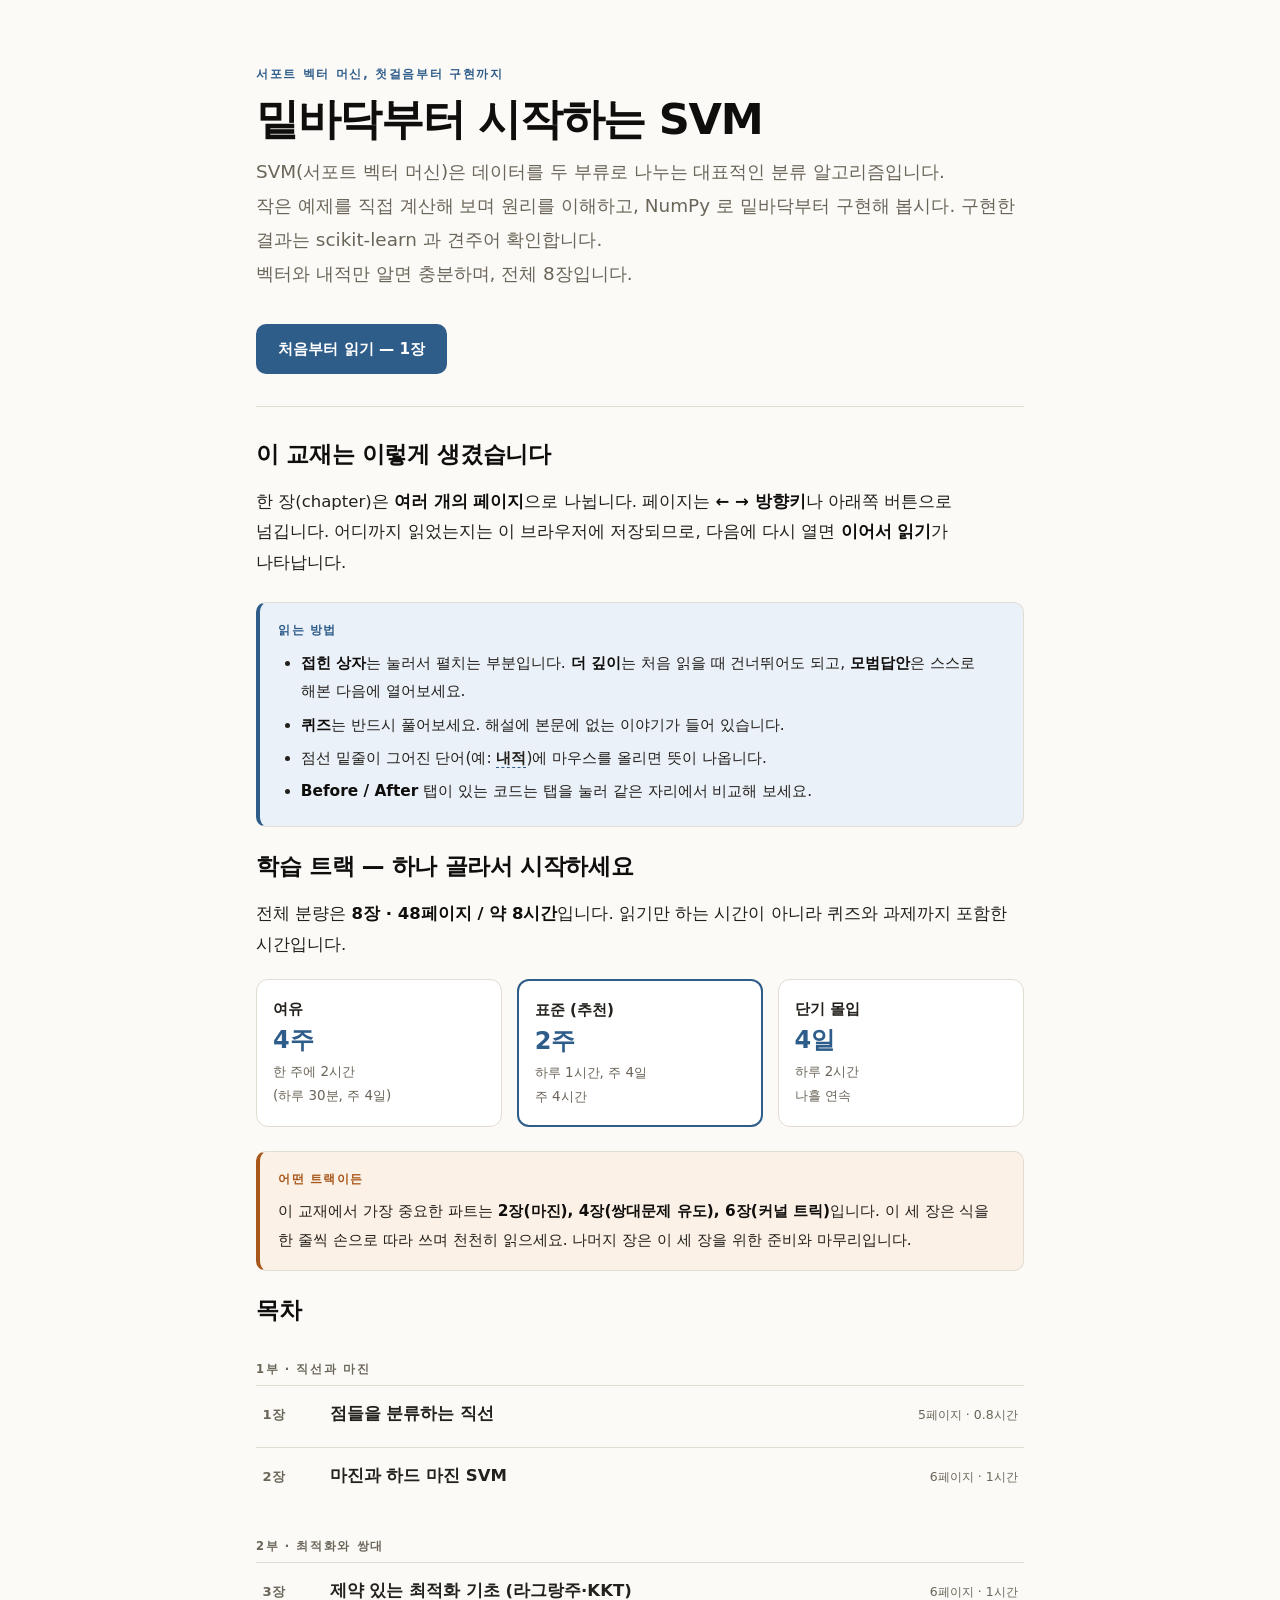
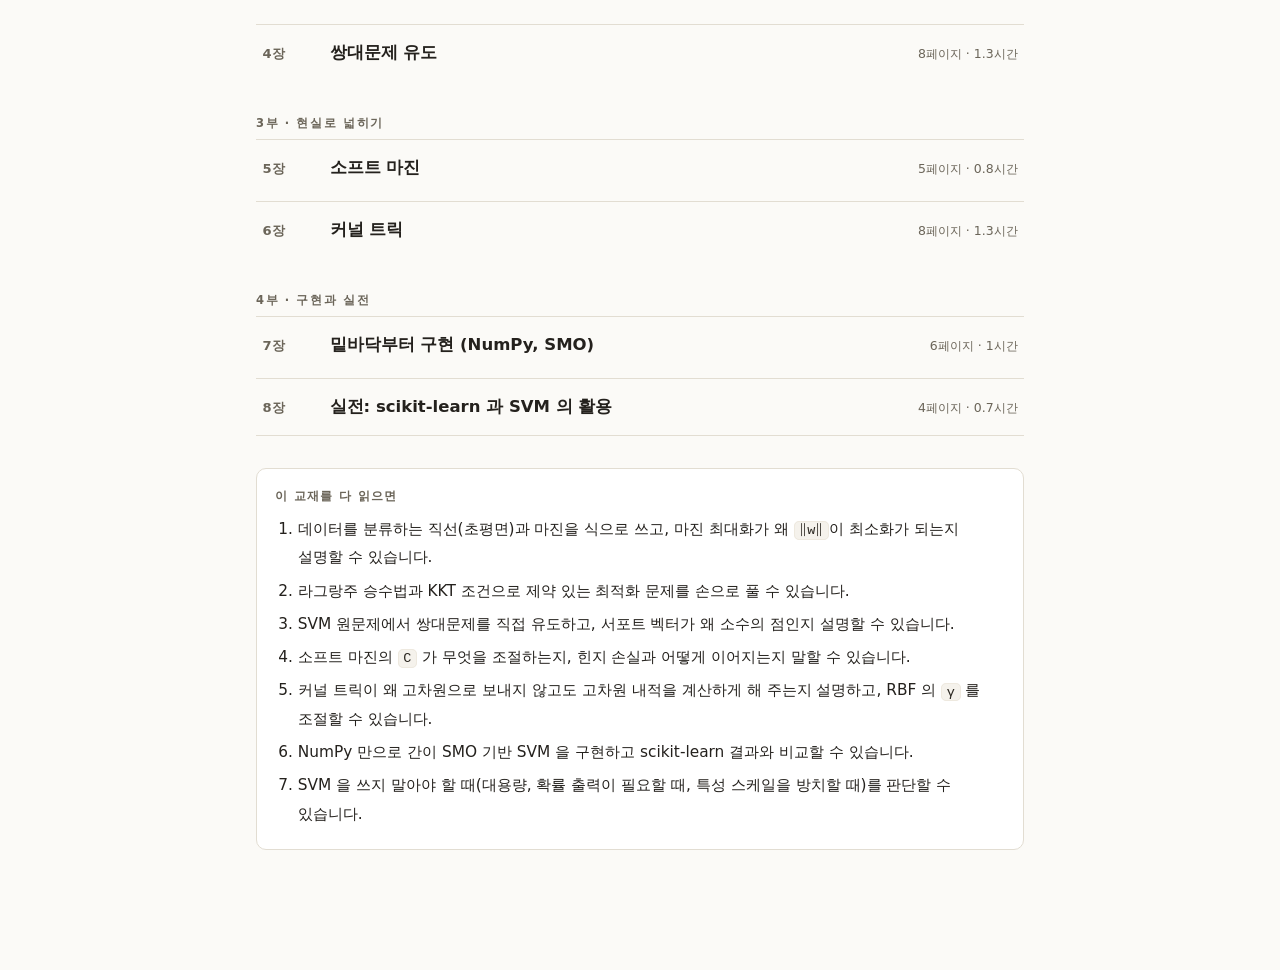
<file: docs/index.html>
<!DOCTYPE html>
<html lang="ko" data-page="cover">
<head>
<meta charset="utf-8">
<meta name="viewport" content="width=device-width, initial-scale=1">
<title>밑바닥부터 시작하는 SVM — 마진·쌍대문제·커널 트릭을 손으로 풀어 보는 서포트 벡터 머신</title>
<link rel="stylesheet" href="assets/book.css">
</head>
<body>

<div class="cover">

  <p class="kicker">서포트 벡터 머신, 첫걸음부터 구현까지</p>
  <h1 class="title">밑바닥부터 시작하는 SVM</h1>
  <p class="sub">SVM(서포트 벡터 머신)은 데이터를 두 부류로 나누는 대표적인 분류 알고리즘입니다.<br>
  작은 예제를 직접 계산해 보며 원리를 이해하고, NumPy 로 밑바닥부터 구현해 봅시다.
  구현한 결과는 scikit-learn 과 견주어 확인합니다.<br>
  벡터와 내적만 알면 충분하며, 전체 8장입니다.</p>

  <p><a class="resume" id="resume" href="ch01.html">처음부터 읽기</a></p>

  <hr>

  <h2>이 교재는 이렇게 생겼습니다</h2>

  <p>한 장(chapter)은 <b>여러 개의 페이지</b>으로 나뉩니다. 페이지는 <b>← → 방향키</b>나 아래쪽
  버튼으로 넘깁니다. 어디까지 읽었는지는 이 브라우저에 저장되므로, 다음에 다시 열면
  <b>이어서 읽기</b>가 나타납니다.</p>

  <div class="box note">
    <p class="box-t">읽는 방법</p>
    <ul>
      <li><b>접힌 상자</b>는 눌러서 펼치는 부분입니다. <b>더 깊이</b>는 처음 읽을 때 건너뛰어도
      되고, <b>모범답안</b>은 스스로 해본 다음에 열어보세요.</li>
      <li><b>퀴즈</b>는 반드시 풀어보세요. 해설에 본문에 없는 이야기가 들어 있습니다.</li>
      <li>점선 밑줄이 그어진 단어(예: <span class="term" data-term="dot">내적</span>)에
      마우스를 올리면 뜻이 나옵니다.</li>
      <li><b>Before / After</b> 탭이 있는 코드는 탭을 눌러 같은 자리에서 비교해 보세요.</li>
    </ul>
  </div>

  <h2>학습 트랙 — 하나 골라서 시작하세요</h2>

  <p>전체 분량은 <b>8장 · 48페이지 / 약 8시간</b>입니다. 읽기만 하는 시간이 아니라
  퀴즈와 과제까지 포함한 시간입니다.</p>

  <div class="track-grid">
    <div class="track">
      <h4>여유</h4>
      <div class="big">4주</div>
      <p>한 주에 2시간<br>(하루 30분, 주 4일)</p>
    </div>
    <div class="track pick">
      <h4>표준 (추천)</h4>
      <div class="big">2주</div>
      <p>하루 1시간, 주 4일<br>주 4시간</p>
    </div>
    <div class="track">
      <h4>단기 몰입</h4>
      <div class="big">4일</div>
      <p>하루 2시간<br>나흘 연속</p>
    </div>
  </div>

  <div class="box warn">
    <p class="box-t">어떤 트랙이든</p>
    <p>이 교재에서 가장 중요한 파트는 <b>2장(마진), 4장(쌍대문제 유도), 6장(커널 트릭)</b>입니다. 이 세 장은 식을 한 줄씩 손으로 따라 쓰며 천천히 읽으세요. 나머지 장은 이 세 장을 위한 준비와 마무리입니다.</p>
  </div>

  <h2>목차</h2>
  <ul class="toc-list" id="toc-list"></ul>

  <div class="box" style="margin-top:2rem">
    <p class="box-t">이 교재를 다 읽으면</p>
    <ol>
      <li>데이터를 분류하는 직선(초평면)과 마진을 식으로 쓰고, 마진 최대화가 왜 <code>‖w‖</code>이 최소화가 되는지 설명할 수 있습니다.</li>
      <li>라그랑주 승수법과 KKT 조건으로 제약 있는 최적화 문제를 손으로 풀 수 있습니다.</li>
      <li>SVM 원문제에서 쌍대문제를 직접 유도하고, 서포트 벡터가 왜 소수의 점인지 설명할 수 있습니다.</li>
      <li>소프트 마진의 <code>C</code> 가 무엇을 조절하는지, 힌지 손실과 어떻게 이어지는지 말할 수 있습니다.</li>
      <li>커널 트릭이 왜 고차원으로 보내지 않고도 고차원 내적을 계산하게 해 주는지 설명하고, RBF 의 <code>γ</code> 를 조절할 수 있습니다.</li>
      <li>NumPy 만으로 간이 SMO 기반 SVM 을 구현하고 scikit-learn 결과와 비교할 수 있습니다.</li>
      <li>SVM 을 쓰지 말아야 할 때(대용량, 확률 출력이 필요할 때, 특성 스케일을 방치할 때)를 판단할 수 있습니다.</li>
    </ol>
  </div>

</div>

<script src="assets/book.js"></script>
</body>
</html>
</file>
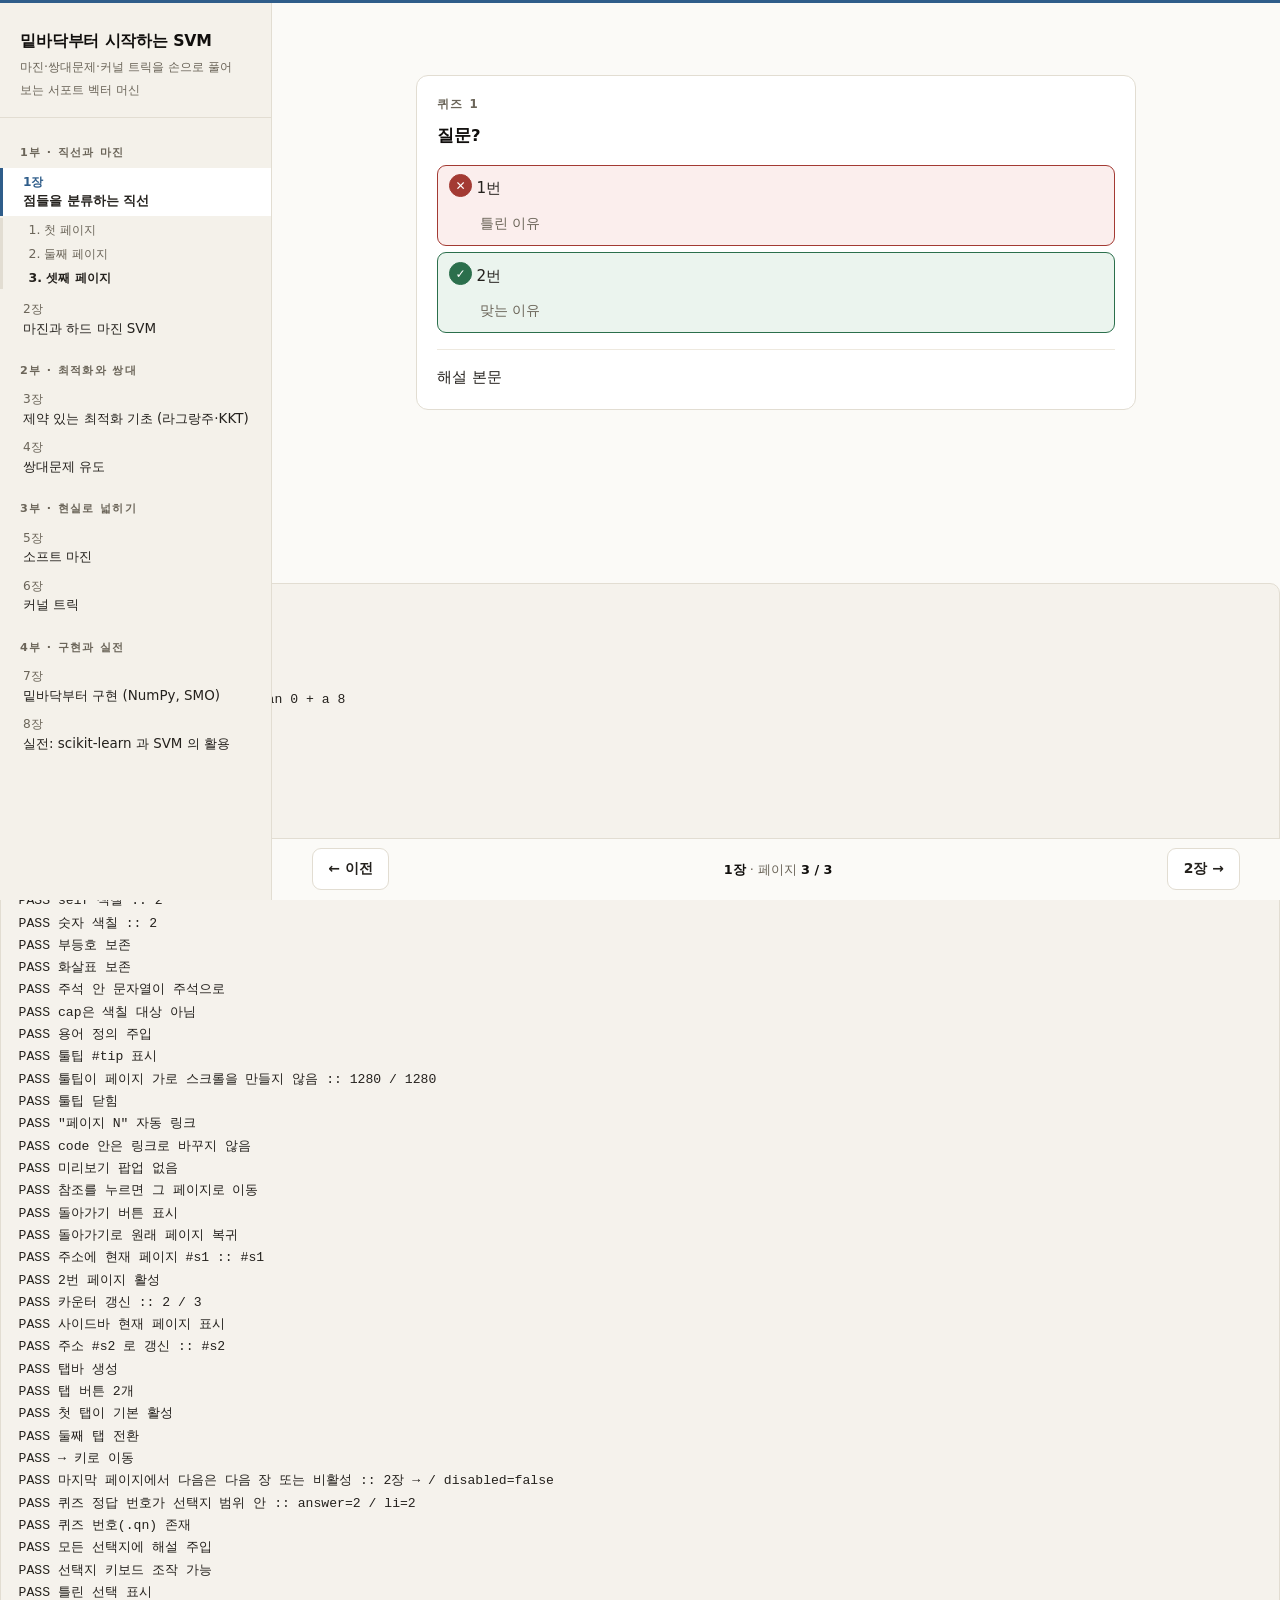
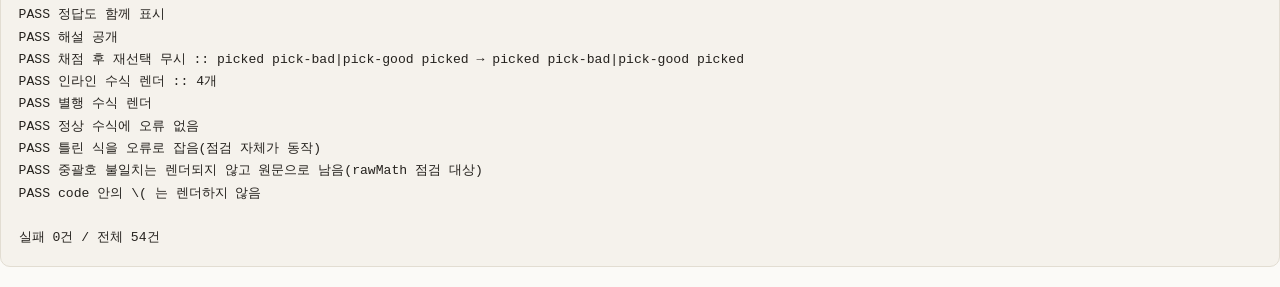
<file: authoring/_smoke.html>
<!DOCTYPE html>
<html lang="ko" data-chapter="ch01">
<head>
<meta charset="utf-8">
<title>smoke — 런타임 점검</title>
<link rel="stylesheet" href="../docs/assets/katex/katex.min.css">
<link rel="stylesheet" href="../docs/assets/book.css">
</head>
<body>
<main id="book"><div class="inner">
  <section class="screen" data-title="첫 페이지">
    <h1>첫 페이지</h1>
    <p>점선 용어 <span class="term" data-term="_smoke">용어</span> 확인. 참조는 페이지 2, 코드 안 <code>페이지 3</code>은 그대로.</p>
    <div id="m-ok">
      <p>수식: \(x^{(1)} = (3, 3)\), \(\lVert a\rVert &lt; \sqrt{2}\), \(\text{모든 } i\).</p>
      <p style="text-align:center">\[\sum_{i=1}^{n} \alpha^{(i)} y^{(i)} = 0\]</p>
    </div>
    <p id="m-bad">일부러 틀린 식: \(\undefinedcmd\)</p>
    <p id="m-raw">중괄호가 안 닫힌 식: \(\frac{1\)</p>
    <p id="m-code">코드 안은 그대로: <code>\(x\)</code></p>
<pre><span class="cap"># cap.py</span><code>def place(self, x: int) -&gt; None:
    # 주석 "가짜문자열" 아님
    if x &lt; 3000:
        raise ValueError("안됨")
    self.total = 1_000
</code></pre>
  </section>
  <section class="screen" data-title="둘째 페이지">
    <h2>둘째</h2>
    <div class="tabs">
      <div class="tab" data-label="Before"><p>before 내용</p></div>
      <div class="tab" data-label="After"><p>after 내용</p></div>
    </div>
  </section>
  <section class="screen" data-title="셋째 페이지">
    <div class="quiz" data-answer="2">
      <p class="q">질문?</p>
      <ol class="options">
        <li data-why="틀린 이유">1번</li>
        <li data-why="맞는 이유">2번</li>
      </ol>
      <div class="explain"><p>해설 본문</p></div>
    </div>
  </section>
</div></main>
<script src="../docs/assets/katex/katex.min.js"></script>
<script src="../docs/assets/katex/auto-render.min.js"></script>
<script src="../docs/assets/math.js"></script>
<script src="../docs/assets/book.js"></script>
<script>
/* shared/quiz.smoke.js 의 사본 — 고치면 양쪽 */
function quizSmoke(ok, quiz) {
  var opts = quiz.querySelectorAll('ol.options > li');
  var answer = parseInt(quiz.dataset.answer, 10);
  var qn = quiz.querySelector('.qn');
  ok('퀴즈 정답 번호가 선택지 범위 안', answer >= 1 && answer <= opts.length, 'answer=' + quiz.dataset.answer + ' / li=' + opts.length);
  ok('퀴즈 번호(.qn) 존재', !!qn && qn.textContent.length > 0);
  var whyOk = true, keyOk = true;
  Array.prototype.forEach.call(opts, function (li) {
    var why = li.querySelector('.why');
    if (!li.dataset.why || !why || why.textContent !== li.dataset.why) whyOk = false;
    if (li.getAttribute('tabindex') !== '0' || li.getAttribute('role') !== 'button') keyOk = false;
  });
  ok('모든 선택지에 해설 주입', whyOk);
  ok('선택지 키보드 조작 가능', keyOk);
  if (!(answer >= 1 && answer <= opts.length)) return;

  var wrong = answer === 1 ? 1 : 0;   // 정답이 아닌 첫 선택지(0-기반)
  opts[wrong].dispatchEvent(new KeyboardEvent('keydown', { key: 'Enter', bubbles: true }));
  ok('틀린 선택 표시', opts[wrong].classList.contains('pick-bad'));
  ok('정답도 함께 표시', opts[answer - 1].classList.contains('pick-good'));
  ok('해설 공개', quiz.classList.contains('done'));
  var before = Array.prototype.map.call(opts, function (li) { return li.className; }).join('|');
  Array.prototype.forEach.call(opts, function (li) { li.click(); });
  var after = Array.prototype.map.call(opts, function (li) { return li.className; }).join('|');
  ok('채점 후 재선택 무시', before === after, before + ' → ' + after);
}

window.addEventListener('load', function () {
  var out = [];
  function ok(name, cond, extra) { out.push((cond ? 'PASS ' : 'FAIL ') + name + (extra ? ' :: ' + extra : '')); }

  var screens = document.querySelectorAll('.screen');
  var toc = document.getElementById('toc');
  var nav = document.getElementById('nav');

  ok('사이드바 생성', !!toc);
  ok('목차에 장이 나열됨', toc && toc.querySelectorAll('.ch').length >= 1, toc ? toc.querySelectorAll('.ch').length + '개' : '-');
  ok('현재 장 표시', !!toc.querySelector('a.ch.here'));
  ok('페이지 목차 3개', toc.querySelectorAll('ol.screens > li').length === 3);
  ok('집필 전 장은 링크가 아님', toc.querySelectorAll('span.ch').length + toc.querySelectorAll('a.ch').length === toc.querySelectorAll('.ch').length, 'span ' + toc.querySelectorAll('span.ch').length + ' + a ' + toc.querySelectorAll('a.ch').length);

  ok('첫 페이지만 활성', screens[0].classList.contains('is-active') && !screens[1].classList.contains('is-active'));
  ok('페이지 카운터', nav.querySelector('.cnt').textContent === '1 / 3', nav.querySelector('.cnt').textContent);
  ok('진행률 33%', document.querySelector('#progress > i').style.width.indexOf('33.3') === 0, document.querySelector('#progress > i').style.width);
  ok('첫 페이지의 이전 버튼', /^←/.test(nav.querySelector('#prev').textContent), nav.querySelector('#prev').textContent);

  // 코드 하이라이팅
  var code = document.querySelector('pre > code');
  ok('키워드 색칠', code.querySelectorAll('.tok-kw').length >= 3, code.querySelectorAll('.tok-kw').length);
  ok('주석 색칠', code.querySelectorAll('.tok-com').length === 1, code.querySelectorAll('.tok-com').length);
  ok('문자열 색칠', code.querySelectorAll('.tok-str').length === 1, code.querySelectorAll('.tok-str').length);
  ok('def 이름 색칠', code.querySelector('.tok-fn') && code.querySelector('.tok-fn').textContent === 'place');
  ok('self 색칠', code.querySelectorAll('.tok-self').length === 2, code.querySelectorAll('.tok-self').length);
  ok('숫자 색칠', code.querySelectorAll('.tok-num').length >= 2, code.querySelectorAll('.tok-num').length);
  ok('부등호 보존', code.textContent.indexOf('x < 3000') > -1);
  ok('화살표 보존', code.textContent.indexOf('-> None') > -1);
  ok('주석 안 문자열이 주석으로', code.querySelector('.tok-com').textContent.indexOf('가짜문자열') > -1);
  ok('cap은 색칠 대상 아님', document.querySelector('pre > .cap').querySelectorAll('span').length === 0);

  // 용어 툴팁
  var term = document.querySelector('.term');
  ok('용어 정의 주입', (term.getAttribute('data-def') || '').indexOf('스모크 점검용') > -1);
  term.dispatchEvent(new MouseEvent('mouseover', { bubbles: true }));
  var tip = document.getElementById('tip');
  ok('툴팁 #tip 표시', !!tip && tip.classList.contains('on') && tip.textContent.indexOf('스모크 점검용') > -1);
  ok('툴팁이 페이지 가로 스크롤을 만들지 않음', document.documentElement.scrollWidth <= document.documentElement.clientWidth,
     document.documentElement.scrollWidth + ' / ' + document.documentElement.clientWidth);
  term.dispatchEvent(new MouseEvent('mouseout', { bubbles: true }));
  ok('툴팁 닫힘', !!tip && !tip.classList.contains('on'));

  // 페이지 참조 링크 — 같은 장은 바로 이동하고 돌아가기 버튼이 뜬다
  var xref = screens[0].querySelector('a.xref[data-screen]');
  ok('"페이지 N" 자동 링크', !!xref && xref.textContent === '페이지 2' && xref.getAttribute('href') === '#s2');
  ok('code 안은 링크로 바꾸지 않음', !screens[0].querySelector('code a.xref'));
  ok('미리보기 팝업 없음', !document.getElementById('xpop'));
  if (xref) xref.click();
  ok('참조를 누르면 그 페이지로 이동', screens[1].classList.contains('is-active') && !screens[0].classList.contains('is-active'));
  var xback = document.getElementById('xback');
  ok('돌아가기 버튼 표시', !!xback && xback.classList.contains('on') && xback.textContent.indexOf('페이지 1') > -1);
  if (xback) xback.querySelector('a').click();
  ok('돌아가기로 원래 페이지 복귀', screens[0].classList.contains('is-active') && !xback.classList.contains('on'));
  ok('주소에 현재 페이지 #s1', location.hash === '#s1', location.hash);

  // 다음 페이지 이동
  nav.querySelector('#next').click();
  ok('2번 페이지 활성', screens[1].classList.contains('is-active') && !screens[0].classList.contains('is-active'));
  ok('카운터 갱신', nav.querySelector('.cnt').textContent === '2 / 3', nav.querySelector('.cnt').textContent);
  ok('사이드바 현재 페이지 표시', toc.querySelectorAll('ol.screens > li')[1].classList.contains('on'));
  ok('주소 #s2 로 갱신', location.hash === '#s2', location.hash);

  // 탭
  var tabs = document.querySelector('.tabs');
  ok('탭바 생성', !!tabs.querySelector('.tabbar'));
  ok('탭 버튼 2개', tabs.querySelectorAll('.tabbar button').length === 2);
  ok('첫 탭이 기본 활성', tabs.querySelectorAll('.tab')[0].classList.contains('on'));
  tabs.querySelectorAll('.tabbar button')[1].click();
  ok('둘째 탭 전환', tabs.querySelectorAll('.tab')[1].classList.contains('on') && !tabs.querySelectorAll('.tab')[0].classList.contains('on'));

  // 키보드
  document.dispatchEvent(new KeyboardEvent('keydown', { key: 'ArrowRight', bubbles: true }));
  ok('→ 키로 이동', screens[2].classList.contains('is-active'));
  ok('마지막 페이지에서 다음은 다음 장 또는 비활성', nav.querySelector('#next').disabled || nav.querySelector('#next').textContent !== '다음 →', nav.querySelector('#next').textContent + ' / disabled=' + nav.querySelector('#next').disabled);

  // 퀴즈 — shared/quiz.smoke.js 의 quizSmoke 사본(틀린 답 선택 → 채점 → 재선택 무시)
  quizSmoke(ok, document.querySelector('.quiz'));

  // 수식 (KaTeX) — 오류는 .katex-error(구문 오류) 또는 빨간 글자(정의되지 않은 명령)로 나타난다
  var KATEX_ERR = '.katex-error, .katex-html [style*="rgb(204, 0, 0)"]';
  var mok = document.getElementById('m-ok');
  ok('인라인 수식 렌더', mok.querySelectorAll('.katex').length >= 4, mok.querySelectorAll('.katex').length + '개');
  ok('별행 수식 렌더', mok.querySelectorAll('.katex-display').length === 1);
  ok('정상 수식에 오류 없음', mok.querySelectorAll(KATEX_ERR).length === 0);
  ok('틀린 식을 오류로 잡음(점검 자체가 동작)', document.querySelectorAll('#m-bad .katex-error, #m-bad .katex-html [style*="rgb(204, 0, 0)"]').length >= 1);
  ok('중괄호 불일치는 렌더되지 않고 원문으로 남음(rawMath 점검 대상)', document.querySelectorAll('#m-raw .katex').length === 0 && document.getElementById('m-raw').textContent.indexOf('\\(') >= 0);
  ok('code 안의 \\( 는 렌더하지 않음', document.querySelectorAll('#m-code .katex').length === 0 && document.querySelector('#m-code code').textContent === '\\(x\\)');

  var box = document.createElement('pre');
  box.id = 'test-out';
  box.textContent = out.join('\n') + '\n\n실패 ' + out.filter(function (l) { return l.indexOf('FAIL') === 0; }).length + '건 / 전체 ' + out.length + '건';
  document.body.appendChild(box);
});
</script>
</body>
</html>
</file>
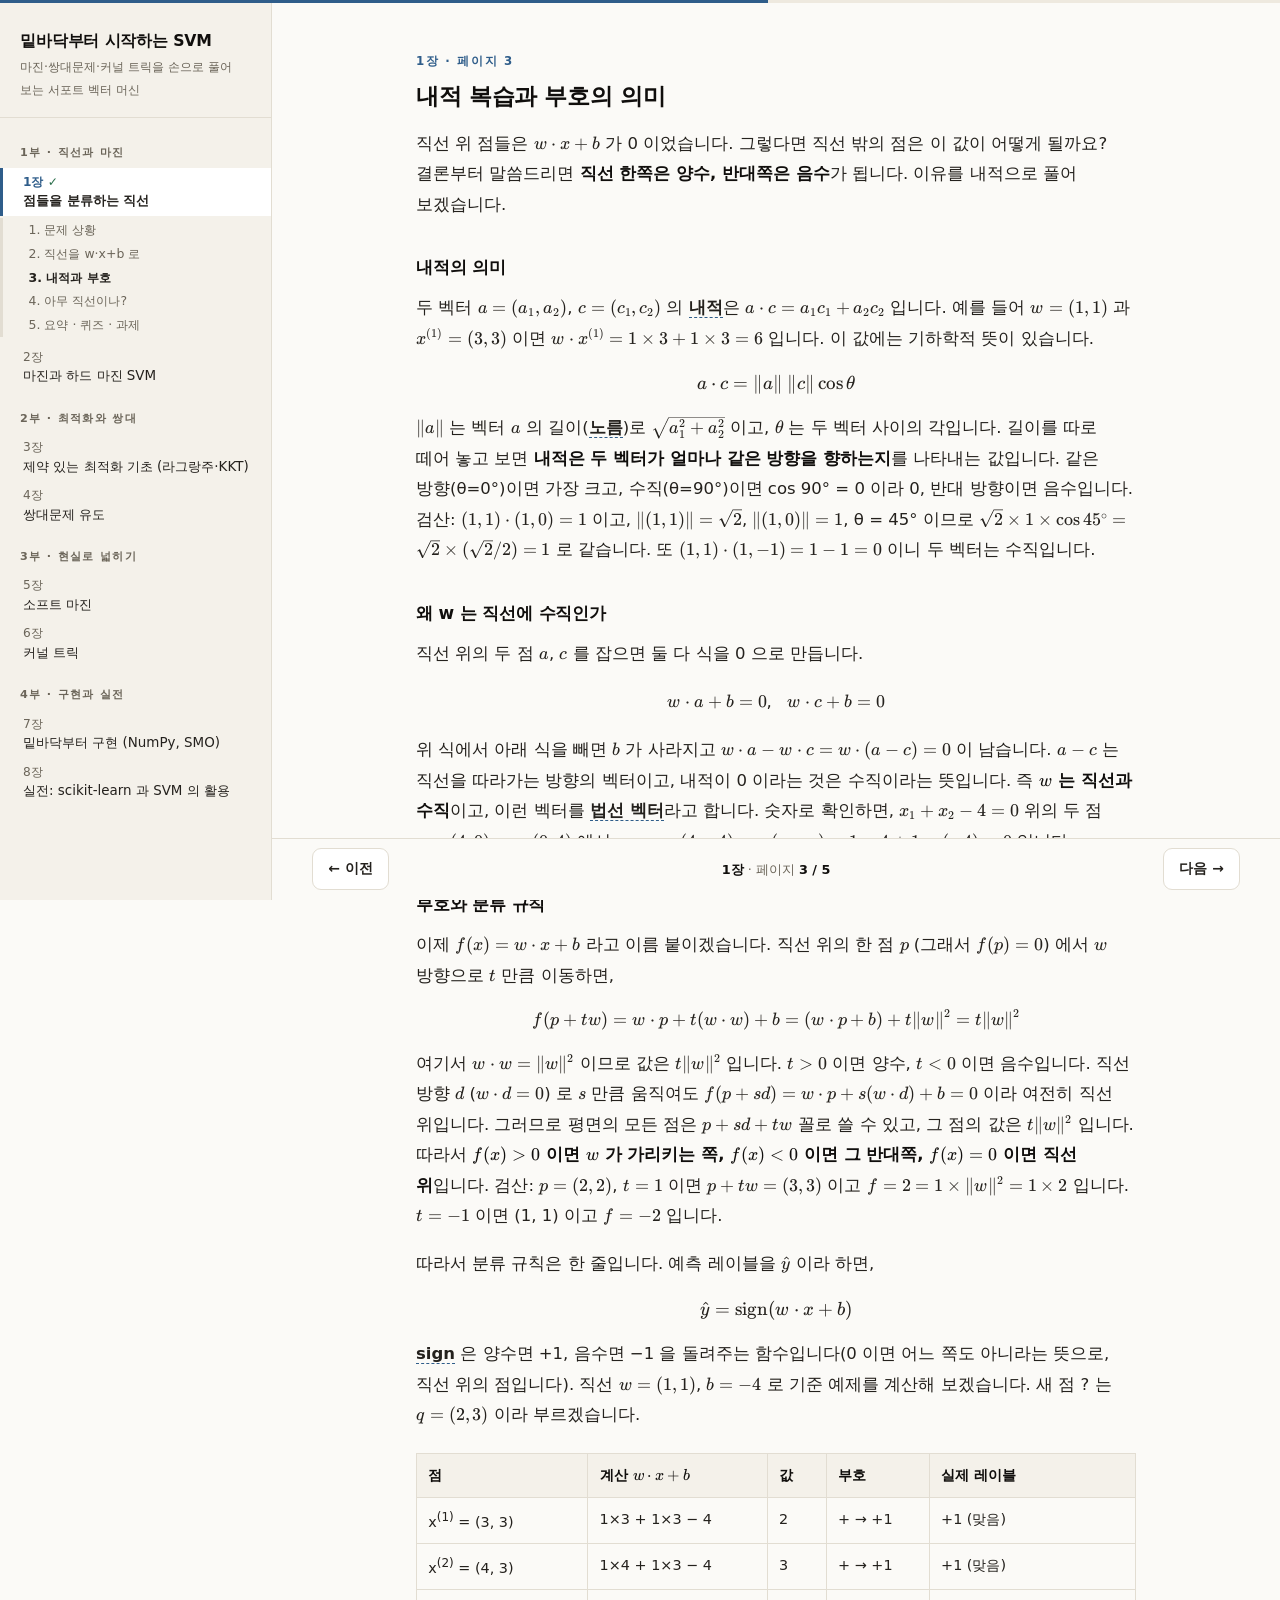
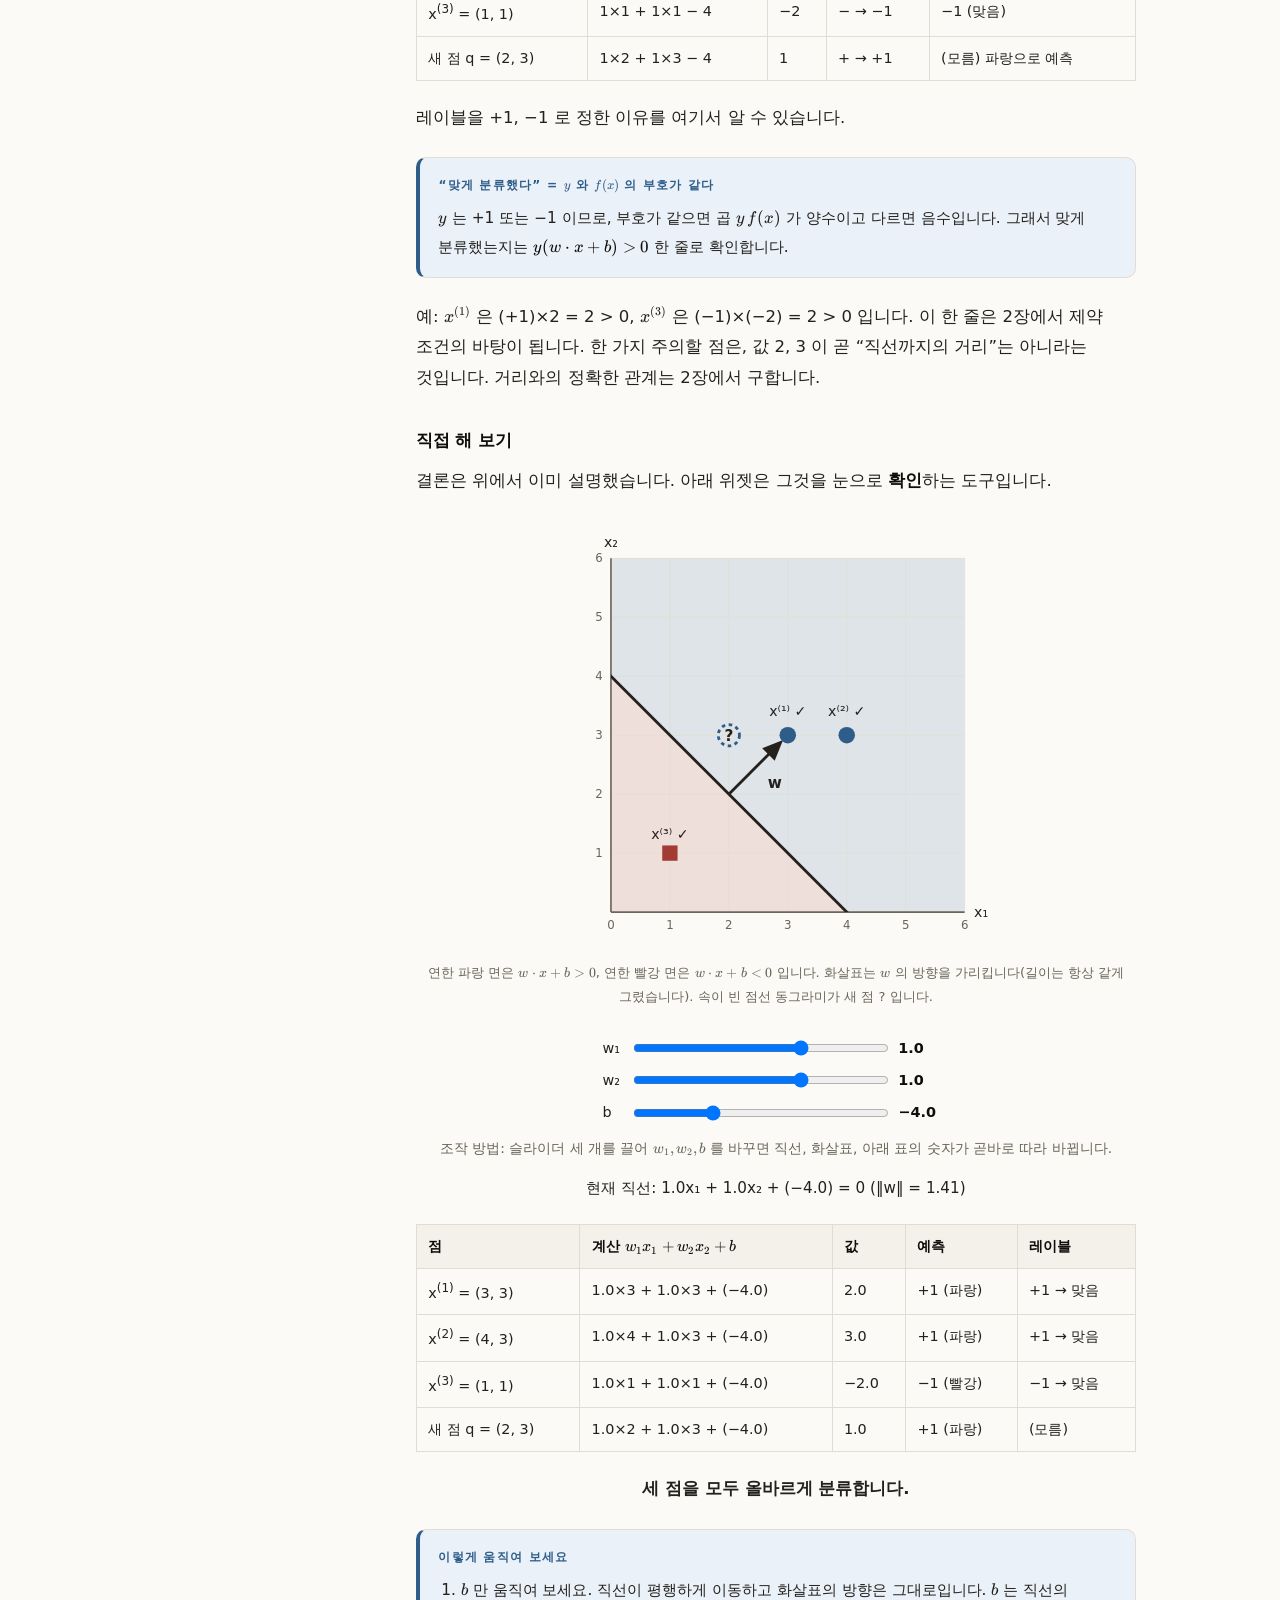
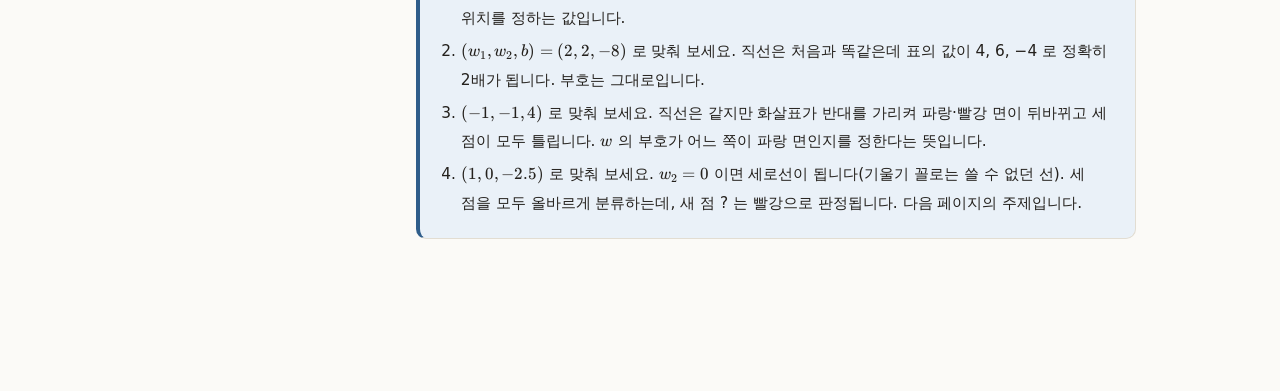
<file: docs/ch01.html>
<!DOCTYPE html>
<html lang="ko" data-chapter="ch01">
<head>
<meta charset="utf-8">
<meta name="viewport" content="width=device-width, initial-scale=1">
<title>1장 · 점들을 분류하는 직선 — 밑바닥부터 시작하는 SVM</title>
<link rel="stylesheet" href="assets/katex/katex.min.css">
<link rel="stylesheet" href="assets/book.css">
</head>
<body>

<main id="book"><div class="inner">

<!-- ─────────────────────────────────────────── 페이지 1 -->
<section class="screen" data-title="문제 상황">
  <p class="kicker">1장 · 페이지 1</p>
  <h1>점들을 분류하는 직선</h1>

  <p class="lead">이 장에서는 풀려는 문제가 무엇인지 살펴보고, 점을 직선으로 나누는 일을
  &lsquo;눈대중&rsquo;이 아니라 &lsquo;숫자&rsquo;로 처리하는 기본 방법을 익힙니다.</p>

  <h2>문제 상황</h2>

  <p>스팸 메일 걸러내기를 떠올려 보세요. 메일 한 통을 숫자 두 개(예를 들어 링크의 개수와 느낌표의
  개수)로 요약하면 평면 위의 점 하나가 됩니다. 이미 사람이 &lsquo;스팸/정상&rsquo;을 가려 둔 메일들은
  파란 점과 빨간 점으로 찍혀 있고, 새로 도착한 메일은 점 하나(?)로 나타납니다. 이렇게 새 입력이 미리 정해진
  범주 중 어디에 속하는지 맞히는 문제를 <span class="term" data-term="classification">분류</span>라고 합니다.</p>

  <p>이 교재에서는 분류 문제를 푸는 알고리즘 중 하나인 <b>SVM(서포트 벡터 머신)</b>을 배웁니다.</p>

  <div class="box note">
    <p class="box-t">SVM 이란?</p>
    <p>두 부류의 점들 사이에 <b>가장 여유 있게</b> 직선(3차원에서는 평면, 그 이상에서는 <b>초평면</b>)을 그어
    분류하는 방법입니다. &lsquo;가장 여유 있게&rsquo;가 정확히 무슨 뜻인지(<b>마진</b>)는 2장에서 다룹니다.</p>
  </div>

  <p>이어지는 설명에 필요한 용어부터 정리하겠습니다. 점 하나를 설명하는 숫자 하나하나(가로 좌표, 세로 좌표)를
  <span class="term" data-term="feature">특성</span>이라 하고, 점 하나를 \(x = (x_{1}, x_{2})\) 로 씁니다.
  여기서 \(x_{1}\) 은 가로 좌표, \(x_{2}\) 는 세로 좌표입니다. 점마다 붙어 있는 정답 표시를
  <span class="term" data-term="label">레이블</span> \(y\) 라고 하며, 파랑이면 \(+1\),
  빨강이면 \(-1\) 로 쓰기로 합니다. 정답을 이미 아는 점들을
  <span class="term" data-term="traindata">학습 데이터</span>라고 부릅니다.</p>

  <figure class="fig">
    <svg viewBox="0 0 380 356" role="img" aria-label="파란 점 두 개 (3,3) (4,3), 빨간 점 하나 (1,1), 그리고 물음표로 표시한 새 점 (2,3)" style="max-width:28rem">
      <g class="svg-line" stroke-width=".6">
      <path d="M100 30 V330"/><path d="M50 280 H350"/>
      <path d="M150 30 V330"/><path d="M50 230 H350"/>
      <path d="M200 30 V330"/><path d="M50 180 H350"/>
      <path d="M250 30 V330"/><path d="M50 130 H350"/>
      <path d="M300 30 V330"/><path d="M50 80 H350"/>
      <path d="M350 30 V330"/><path d="M50 30 H350"/>
      </g>
      <g stroke-width="1.4" fill="none" style="stroke:var(--muted)"><path d="M50 330 H350"/><path d="M50 330 V30"/></g>
      <g class="svg-muted" font-size="10" text-anchor="middle">
      <text x="50" y="344">0</text>
      <text x="100" y="344">1</text>
      <text x="150" y="344">2</text>
      <text x="200" y="344">3</text>
      <text x="250" y="344">4</text>
      <text x="300" y="344">5</text>
      <text x="350" y="344">6</text>
      <text x="364" y="334" font-size="12" class="svg-fg">x₁</text><text x="50" y="20" font-size="12" class="svg-fg">x₂</text>
      </g><g class="svg-muted" font-size="10" text-anchor="end">
      <text x="43" y="283">1</text>
      <text x="43" y="233">2</text>
      <text x="43" y="183">3</text>
      <text x="43" y="133">4</text>
      <text x="43" y="83">5</text>
      <text x="43" y="33">6</text>
      </g>
      <circle cx="200" cy="180" r="7" style="fill:var(--accent)"/>
      <circle cx="250" cy="180" r="7" style="fill:var(--accent)"/>
      <rect x="93.5" y="273.5" width="13" height="13" style="fill:var(--bad)"/>
      <circle cx="150" cy="180" r="9" fill="none" stroke-width="1.6" style="stroke:var(--fg);stroke-dasharray:3 3"/>
      <g text-anchor="middle" font-size="12" class="svg-fg">
        <text x="200" y="164">x⁽¹⁾</text><text x="250" y="164">x⁽²⁾</text>
        <text x="100" y="268">x⁽³⁾</text>
        <text x="150" y="185" font-size="13" font-weight="700">?</text>
      </g>
    </svg>
    <figcaption>파랑(+1) 두 점, 빨강(−1) 한 점, 그리고 정체를 모르는 새 점 ? 의 위치는 (2, 3) 입니다.</figcaption>
  </figure>

  <p>이 교재 전체에서 계속 사용할 <b>기준 예제</b>는 바로 이 세 점입니다.</p>

  <div class="table-wrap">
    <table>
      <tr><th style="width:5rem">점</th><th>좌표 \(x = (x_{1}, x_{2})\)</th><th>레이블 \(y\)</th><th>색</th></tr>
      <tr><td>x<sup>(1)</sup></td><td>(3, 3)</td><td>+1</td><td>파랑</td></tr>
      <tr><td>x<sup>(2)</sup></td><td>(4, 3)</td><td>+1</td><td>파랑</td></tr>
      <tr><td>x<sup>(3)</sup></td><td>(1, 1)</td><td>−1</td><td>빨강</td></tr>
    </table>
  </div>

  <div class="box note">
    <p class="box-t">기호 약속 — 이 교재 내내 씁니다</p>
    <p>아래첨자 \(x_{1}, x_{2}\) 는 <b>한 점의 가로·세로 좌표</b>이고, 위에 괄호를 씌운
    \(x^{(1)}, x^{(2)}, x^{(3)}\) 은 <b>몇 번째 점인지</b>를 나타냅니다.
    위 표의 점 이름은 모두 후자입니다. 이 세 점은 2장에서 마진(가장 안전한 직선의 여유)을 구하고, 4장에서 손으로 SVM 의 답을 구하고,
    7장에서 코드로 다시 확인할 때까지 계속 나옵니다. 지금 외울 필요는 없고, 나올 때마다 다시 적어 드립니다.</p>
  </div>

  <p>새 점 ? 는 파랑 점 \(x^{(1)}\) 에서 거리 1 만큼 떨어져 있고, 빨강 점에서는 훨씬 멉니다(√5≈2.2). 눈으로는
  파랑 쪽 같습니다. 하지만 점이 수천 개이고 특성이 수백 개가 되면 눈으로는 판단할 수 없습니다. 그래서 이 장에서
  답할 질문은 이것입니다. <b>직선을 식으로 어떻게 나타내고, 새 점이 그 직선의 어느 쪽에 있는지를 숫자로 어떻게 판단할 수 있을까?</b></p>
</section>

<!-- ─────────────────────────────────────────── 페이지 2 -->
<section class="screen" data-title="직선을 w·x+b 로">
  <p class="kicker">1장 · 페이지 2</p>
  <h2>직선의 방정식을 \(w\cdot x+b=0\) 로 다시 쓰기</h2>

  <p>점들을 두 무리로 나누는 가장 단순한 도구는 직선입니다. 직선의 방정식은 학교에서 이미 배우셨습니다.
  다만 이 교재에서는 \(y\) 를 레이블로 쓰므로, 가로를 \(x_{1}\), 세로를 \(x_{2}\) 로 쓰겠습니다.</p>

  <p><b>익숙한 꼴.</b> 점 (0, 4) 와 (4, 0) 을 지나는 직선은 \(x_{2} = -x_{1} + 4\) 입니다
  (기울기 −1, 세로 절편 4). 검산해 보면 (2, 2) 를 넣었을 때 오른쪽은 −2+4 = 2 로 왼쪽의 \(x_{2}\) = 2 와 같습니다.
  이제 모든 항을 왼쪽으로 옮깁니다.</p>

  <p style="text-align:center;font-size:1.1rem">\[x_{1} + x_{2} - 4 = 0\]</p>

  <p>이 직선은 <b>왼쪽 식의 값이 정확히 0 이 되는 점들의 모임</b>입니다.
  (4, 0) 을 넣으면 4+0−4 = 0, (2, 2) 는 2+2−4 = 0, (0, 4) 는 0+4−4 = 0 입니다. 직선 위가 아닌 점,
  예를 들어 (3, 3) 은 3+3−4 = 2 로 0 이 아닙니다. 이 &ldquo;0 이냐 아니냐&rdquo;를 기억해 두세요.
  다음 페이지에서 중요하게 쓰입니다.</p>

  <figure class="fig">
    <svg viewBox="0 0 380 356" role="img" aria-label="직선 x₁+x₂−4=0 과 그 위의 점 (0,4) (2,2) (4,0), 그리고 세 학습 점" style="max-width:28rem">
      <g class="svg-line" stroke-width=".6">
      <path d="M100 30 V330"/><path d="M50 280 H350"/>
      <path d="M150 30 V330"/><path d="M50 230 H350"/>
      <path d="M200 30 V330"/><path d="M50 180 H350"/>
      <path d="M250 30 V330"/><path d="M50 130 H350"/>
      <path d="M300 30 V330"/><path d="M50 80 H350"/>
      <path d="M350 30 V330"/><path d="M50 30 H350"/>
      </g>
      <g stroke-width="1.4" fill="none" style="stroke:var(--muted)"><path d="M50 330 H350"/><path d="M50 330 V30"/></g>
      <g class="svg-muted" font-size="10" text-anchor="middle">
      <text x="50" y="344">0</text>
      <text x="100" y="344">1</text>
      <text x="150" y="344">2</text>
      <text x="200" y="344">3</text>
      <text x="250" y="344">4</text>
      <text x="300" y="344">5</text>
      <text x="350" y="344">6</text>
      <text x="364" y="334" font-size="12" class="svg-fg">x₁</text><text x="50" y="20" font-size="12" class="svg-fg">x₂</text>
      </g><g class="svg-muted" font-size="10" text-anchor="end">
      <text x="43" y="283">1</text>
      <text x="43" y="233">2</text>
      <text x="43" y="183">3</text>
      <text x="43" y="133">4</text>
      <text x="43" y="83">5</text>
      <text x="43" y="33">6</text>
      </g>
      <path d="M50 130 L250 330" stroke-width="2.2" fill="none" style="stroke:var(--fg)"/>
      <circle cx="50" cy="130" r="4" fill="none" stroke-width="1.6" style="stroke:var(--fg)"/>
      <circle cx="150" cy="230" r="4" fill="none" stroke-width="1.6" style="stroke:var(--fg)"/>
      <circle cx="250" cy="330" r="4" fill="none" stroke-width="1.6" style="stroke:var(--fg)"/>
      <circle cx="200" cy="180" r="7" style="fill:var(--accent)"/>
      <circle cx="250" cy="180" r="7" style="fill:var(--accent)"/>
      <rect x="93.5" y="273.5" width="13" height="13" style="fill:var(--bad)"/>
      <g text-anchor="middle" font-size="12" class="svg-fg">
        <text x="200" y="164">x⁽¹⁾</text><text x="250" y="164">x⁽²⁾</text>
        <text x="100" y="268">x⁽³⁾</text>
      </g>
      <g font-size="11" class="svg-muted">
        <text x="60" y="124">(0, 4)</text>
        <text x="142" y="250" text-anchor="end">(2, 2)</text>
        <text x="256" y="322">(4, 0)</text>
      </g>
      <text x="262" y="236" font-size="12" font-weight="700" class="svg-fg">x₁+x₂−4=0</text>
    </svg>
    <figcaption>직선 위의 세 점(속이 빈 동그라미)은 모두 식의 값이 0 입니다. 학습 점들은 직선의 양쪽에 나뉘어 있습니다.</figcaption>
  </figure>

  <h3>왜 다시 쓰는가</h3>

  <p>첫째, \(x_{2} = (\text{기울기})x_{1} + (\text{절편})\) 꼴은 <b>세로선</b>을 쓸 수 없습니다. 세로선은 기울기가 무한대이기 때문입니다.
  그러나 \(x_{1} - 2.5 = 0\) 은 세로선을 문제없이 나타냅니다. 둘째, 특성이 둘이 아니라 셋, 열, 수백 개가
  되어도 같은 꼴로 이어 쓸 수 있습니다. 그래서 이 교재에서는 모든 항을 왼쪽으로 모은 다음 꼴을 기본으로 씁니다.</p>

  <p style="text-align:center;font-size:1.1rem">\[w_{1}x_{1} + w_{2}x_{2} + b = 0\]</p>

  <div class="table-wrap">
    <table>
      <tr><th style="width:6rem">기호</th><th>뜻</th><th>\(x_{1}+x_{2}-4=0\) 이라면</th></tr>
      <tr><td>\(x_{1}, x_{2}\)</td><td>직선 위(또는 밖)에 있는 점 하나의 가로·세로 좌표</td><td>값이 정해져 있지 않은 변수</td></tr>
      <tr><td>\(w_{1}, w_{2}\)</td><td>각 좌표에 곱해 주는 수 (가중치, weight). 직선의 기울어진 정도를 정합니다</td><td>\(w_{1} = 1\), \(w_{2} = 1\)</td></tr>
      <tr><td>\(b\)</td><td>좌표와 상관없이 더해지는 상수 (편향, bias). 직선을 평행하게 옮깁니다</td><td>\(b = -4\)</td></tr>
    </table>
  </div>

  <p>좌표를 \(x = (x_{1}, x_{2})\), 가중치를 \(w = (w_{1}, w_{2})\) 라는 벡터로 묶으면 \(w_{1}x_{1} + w_{2}x_{2}\) 는
  두 벡터를 &ldquo;같은 자리끼리 곱해서 더한 값&rdquo;, 즉 내적 \(w\cdot x\) 입니다. 그러면 위의 식은 한 줄로 줄어듭니다.</p>

  <p style="text-align:center;font-size:1.25rem">\[w\cdot x + b = 0\]</p>

  <div class="box note">
    <p class="box-t">다른 책의 표기</p>
    <p>다른 책에서는 같은 값을 \(w^{T}x\) 로 쓰기도 합니다. 벡터를 세로로 세워 둔 행렬로 보고 곱하는
    표기인데, 결과는 \(w\cdot x\) 와 같은 숫자 하나입니다. 이 교재는 계속 \(w\cdot x\) 로 씁니다.</p>
  </div>

  <div class="box note">
    <p class="box-t">곱셈 기호 약속</p>
    <p>이 교재에서 가운뎃점 \(\cdot\) 은 <b>벡터끼리의 내적</b>에만 씁니다. 수나 문자 사이의 곱은
    \(tw\), \(\alpha y\) 처럼 기호를 생략하고, 숫자끼리는 \(3 \times 4\) 처럼 \(\times\) 로 씁니다
    (생략하면 12 가 아니라 34 처럼 읽히기 때문입니다). 같은 자리끼리 곱해서 <b>결과가 벡터로 남는</b>
    원소별 곱은 \(\odot\) 로 씁니다. 예: \((1, 2)\odot (3, 4) = (3, 8)\) 이고, 이 값을 더해 숫자 하나로 만든 것이
    내적 \((1, 2)\cdot (3, 4) = 11\) 입니다.</p>
  </div>

  <p>직선 \(x_{1}+x_{2}-4=0\) 은 \(w = (1, 1)\), \(b = -4\) 인 경우입니다.</p>

  <div class="box warn">
    <p class="box-t">같은 직선을 나타내는 (w, b) 는 하나가 아닙니다</p>
    <p>식 전체에 0 이 아닌 수를 곱해도 직선은 그대로입니다. \(x_{1}+x_{2}-4=0\) 의 양변에 ½ 을 곱한
    \(\tfrac12 x_{1} + \tfrac12 x_{2} - 2 = 0\) 도 같은 직선입니다. 검산: (4, 0) → 2+0−2 = 0, (2, 2) → 1+1−2 = 0 입니다.
    이 사실은 페이지 4 에서 다시 만납니다.</p>
  </div>

  <p>이렇게 \(w\cdot x+b=0\) 으로 쓴 점들의 집합에 이름이 있습니다. 2차원에서는 직선이지만 3차원에서는 평면,
  그보다 높은 차원에서는 &ldquo;평평한 판&rdquo;이 되지만 식은 그대로입니다. 이 일반적인 대상을
  <span class="term" data-term="hyperplane">초평면</span>이라 부릅니다. 점들을 두 범주로 나누는 경계라는 <b>역할</b>에 초점을 맞출 때는
  <span class="term" data-term="boundary">결정경계</span>라고도 합니다. 이 교재에서 &ldquo;초평면&rdquo;이라고 하면
  지금은 &ldquo;\(w\cdot x+b=0\) 인 직선&rdquo;이라고 읽으시면 됩니다.</p>
</section>

<!-- ─────────────────────────────────────────── 페이지 3 -->
<section class="screen" data-title="내적과 부호">
  <p class="kicker">1장 · 페이지 3</p>
  <h2>내적 복습과 부호의 의미</h2>

  <p>직선 위 점들은 \(w\cdot x+b\) 가 0 이었습니다. 그렇다면 직선 밖의 점은 이 값이 어떻게 될까요?
  결론부터 말씀드리면 <b>직선 한쪽은 양수, 반대쪽은 음수</b>가 됩니다. 이유를 내적으로 풀어 보겠습니다.</p>

  <h3>내적의 의미</h3>

  <p>두 벡터 \(a = (a_{1}, a_{2})\), \(c = (c_{1}, c_{2})\) 의 <span class="term" data-term="dot">내적</span>은
  \(a\cdot c = a_{1}c_{1} + a_{2}c_{2}\) 입니다. 예를 들어 \(w = (1, 1)\) 과 \(x^{(1)} = (3, 3)\) 이면
  \(w\cdot x^{(1)} = 1\times 3 + 1\times 3 = 6\) 입니다. 이 값에는 기하학적 뜻이 있습니다.</p>

  <p style="text-align:center;font-size:1.1rem">\[a\cdot c = \lVert a\rVert\,\lVert c\rVert  \cos  \theta \]</p>

  <p>\(\lVert a\rVert \) 는 벡터 \(a\) 의 길이(<span class="term" data-term="norm">노름</span>)로 \(\sqrt{a_{1}^{2}+a_{2}^{2}}\) 이고,
  \(\theta \) 는 두 벡터 사이의 각입니다. 길이를 따로 떼어 놓고 보면 <b>내적은 두 벡터가 얼마나 같은 방향을 향하는지</b>를
  나타내는 값입니다. 같은 방향(θ=0°)이면 가장 크고, 수직(θ=90°)이면 cos 90° = 0 이라 0, 반대 방향이면 음수입니다.
  검산: \((1, 1)\cdot (1, 0) = 1\) 이고, \(\lVert (1,1)\rVert  = \sqrt{2}\), \(\lVert (1,0)\rVert  = 1\), θ = 45° 이므로
  \(\sqrt{2} \times  1 \times  \cos  45^\circ  = \sqrt{2} \times  (\sqrt{2}/2) = 1\) 로 같습니다. 또 \((1, 1)\cdot (1, -1) = 1 - 1 = 0\) 이니 두 벡터는 수직입니다.</p>

  <h3>왜 w 는 직선에 수직인가</h3>

  <p>직선 위의 두 점 \(a\), \(c\) 를 잡으면 둘 다 식을 0 으로 만듭니다.</p>

  <p style="text-align:center">\(w\cdot a + b = 0\), &nbsp; \(w\cdot c + b = 0\)</p>

  <p>위 식에서 아래 식을 빼면 \(b\) 가 사라지고 \(w\cdot a - w\cdot c = w\cdot (a - c) = 0\) 이 남습니다.
  \(a - c\) 는 직선을 따라가는 방향의 벡터이고, 내적이 0 이라는 것은 수직이라는 뜻입니다. 즉 <b>\(w\) 는 직선과
  수직</b>이고, 이런 벡터를 <span class="term" data-term="normal">법선 벡터</span>라고 합니다. 숫자로 확인하면, \(x_{1}+x_{2}-4=0\) 위의
  두 점 \(a = (4, 0)\), \(c = (0, 4)\) 에서 \(a - c = (4, -4)\),
  \(w\cdot (a - c) = 1\times 4 + 1\times (-4) = 0\) 입니다.</p>

  <h3>부호와 분류 규칙</h3>

  <p>이제 \(f(x) = w\cdot x + b\) 라고 이름 붙이겠습니다. 직선 위의 한 점 \(p\) (그래서 \(f(p) = 0\)) 에서
  \(w\) 방향으로 \(t\) 만큼 이동하면,</p>

  <p style="text-align:center">\[f(p + tw) = w\cdot p + t(w\cdot w) + b = (w\cdot p + b) + t\lVert w\rVert ^{2} = t\lVert w\rVert ^{2}\]</p>

  <p>여기서 \(w\cdot w = \lVert w\rVert ^{2}\) 이므로 값은 \(t\lVert w\rVert ^{2}\) 입니다. \(t > 0\) 이면 양수, \(t &lt; 0\) 이면 음수입니다.
  직선 방향 \(d\) (\(w\cdot d = 0\)) 로 \(s\) 만큼 움직여도 \(f(p + sd) = w\cdot p + s(w\cdot d) + b = 0\) 이라 여전히 직선 위입니다.
  그러므로 평면의 모든 점은 \(p + sd + tw\) 꼴로 쓸 수 있고, 그 점의 값은 \(t\lVert w\rVert ^{2}\) 입니다.
  따라서 <b>\(f(x) > 0\) 이면 \(w\) 가 가리키는 쪽, \(f(x) &lt; 0\) 이면 그 반대쪽, \(f(x) = 0\) 이면 직선 위</b>입니다.
  검산: \(p = (2, 2)\), \(t = 1\) 이면 \(p + tw = (3, 3)\) 이고 \(f = 2 = 1\times \lVert w\rVert ^{2} = 1\times 2\) 입니다. \(t = -1\) 이면 (1, 1) 이고 \(f = -2\) 입니다.</p>

  <p>따라서 분류 규칙은 한 줄입니다. 예측 레이블을 \(\hat{y} \) 이라 하면,</p>

  <p style="text-align:center;font-size:1.1rem">\[\hat{y}  = \operatorname{sign}( w\cdot x + b )\]</p>

  <p><span class="term" data-term="sign">sign</span> 은 양수면 +1, 음수면 −1 을 돌려주는 함수입니다(0 이면 어느 쪽도 아니라는 뜻으로, 직선 위의 점입니다). 직선 \(w = (1, 1)\), \(b = -4\) 로 기준 예제를 계산해 보겠습니다. 새 점 ? 는 \(q = (2, 3)\) 이라 부르겠습니다.</p>

  <div class="table-wrap">
    <table>
      <tr><th>점</th><th>계산 \(w\cdot x+b\)</th><th>값</th><th>부호</th><th>실제 레이블</th></tr>
      <tr><td>x<sup>(1)</sup> = (3, 3)</td><td>1×3 + 1×3 − 4</td><td>2</td><td>+ → +1</td><td>+1 (맞음)</td></tr>
      <tr><td>x<sup>(2)</sup> = (4, 3)</td><td>1×4 + 1×3 − 4</td><td>3</td><td>+ → +1</td><td>+1 (맞음)</td></tr>
      <tr><td>x<sup>(3)</sup> = (1, 1)</td><td>1×1 + 1×1 − 4</td><td>−2</td><td>− → −1</td><td>−1 (맞음)</td></tr>
      <tr><td>새 점 q = (2, 3)</td><td>1×2 + 1×3 − 4</td><td>1</td><td>+ → +1</td><td>(모름) 파랑으로 예측</td></tr>
    </table>
  </div>

  <p>레이블을 +1, −1 로 정한 이유를 여기서 알 수 있습니다.</p>

  <div class="box note">
    <p class="box-t">&ldquo;맞게 분류했다&rdquo; = \(y\) 와 \(f(x)\) 의 부호가 같다</p>
    <p>\(y\) 는 +1 또는 −1 이므로, 부호가 같으면 곱 \(y\,f(x)\) 가 양수이고 다르면 음수입니다.
    그래서 맞게 분류했는지는 <b>\(y(w\cdot x + b) > 0\)</b> 한 줄로 확인합니다.</p>
  </div>

  <p>예: \(x^{(1)}\) 은 (+1)×2 = 2 &gt; 0,
  \(x^{(3)}\) 은 (−1)×(−2) = 2 &gt; 0 입니다. 이 한 줄은 2장에서 제약 조건의 바탕이 됩니다. 한 가지 주의할 점은,
  값 2, 3 이 곧 &ldquo;직선까지의 거리&rdquo;는 아니라는 것입니다. 거리와의 정확한 관계는 2장에서 구합니다.</p>

  <h3>직접 해 보기</h3>

  <p>결론은 위에서 이미 설명했습니다. 아래 위젯은 그것을 눈으로 <b>확인</b>하는 도구입니다.</p>

  <figure class="fig">
    <svg viewBox="0 0 380 356" role="img" aria-label="슬라이더로 바꾸는 직선과 w 방향 화살표, 세 학습 점과 새 점의 분류 색" style="max-width:28rem">
      <defs><clipPath id="h-clip"><rect x="50" y="30" width="300" height="300"/></clipPath></defs>
      <g clip-path="url(#h-clip)">
        <polygon id="h-pos" points="" style="fill:var(--accent);opacity:.14"/>
        <polygon id="h-neg" points="" style="fill:var(--bad);opacity:.14"/>
      </g>
      <g class="svg-line" stroke-width=".6">
      <path d="M100 30 V330"/><path d="M50 280 H350"/>
      <path d="M150 30 V330"/><path d="M50 230 H350"/>
      <path d="M200 30 V330"/><path d="M50 180 H350"/>
      <path d="M250 30 V330"/><path d="M50 130 H350"/>
      <path d="M300 30 V330"/><path d="M50 80 H350"/>
      <path d="M350 30 V330"/><path d="M50 30 H350"/>
      </g>
      <g stroke-width="1.4" fill="none" style="stroke:var(--muted)"><path d="M50 330 H350"/><path d="M50 330 V30"/></g>
      <g class="svg-muted" font-size="10" text-anchor="middle">
      <text x="50" y="344">0</text>
      <text x="100" y="344">1</text>
      <text x="150" y="344">2</text>
      <text x="200" y="344">3</text>
      <text x="250" y="344">4</text>
      <text x="300" y="344">5</text>
      <text x="350" y="344">6</text>
      <text x="364" y="334" font-size="12" class="svg-fg">x₁</text><text x="50" y="20" font-size="12" class="svg-fg">x₂</text>
      </g><g class="svg-muted" font-size="10" text-anchor="end">
      <text x="43" y="283">1</text>
      <text x="43" y="233">2</text>
      <text x="43" y="183">3</text>
      <text x="43" y="133">4</text>
      <text x="43" y="83">5</text>
      <text x="43" y="33">6</text>
      </g>
      <g clip-path="url(#h-clip)">
        <path id="h-line" d="" fill="none" stroke-width="2.4" style="stroke:var(--fg)"/>
        <path id="h-arrow" d="" fill="none" stroke-width="2.4" style="stroke:var(--fg)"/>
        <polygon id="h-head" points="" class="svg-fg"/>
        <text id="h-wlab" x="0" y="0" font-size="13" font-weight="700" class="svg-fg">w</text>
      </g>
      <circle cx="200" cy="180" r="7" style="fill:var(--accent)"/>
      <circle cx="250" cy="180" r="7" style="fill:var(--accent)"/>
      <rect x="93.5" y="273.5" width="13" height="13" style="fill:var(--bad)"/>
      <circle id="h-q" cx="150" cy="180" r="9" fill="none" stroke-width="2.4" style="stroke:var(--muted);stroke-dasharray:3 3"/>
      <g text-anchor="middle" font-size="12" class="svg-fg">
        <text id="h-l1" x="200" y="164">x⁽¹⁾</text><text id="h-l2" x="250" y="164">x⁽²⁾</text>
        <text id="h-l3" x="100" y="268">x⁽³⁾</text>
        <text x="150" y="185" font-size="13" font-weight="700">?</text>
      </g>
    </svg>
    <figcaption>연한 파랑 면은 \(w\cdot x+b > 0\), 연한 빨강 면은 \(w\cdot x+b &lt; 0\) 입니다.
    화살표는 \(w\) 의 방향을 가리킵니다(길이는 항상 같게 그렸습니다). 속이 빈 점선 동그라미가 새 점 ? 입니다.</figcaption>
  </figure>

  <div style="display:grid;grid-template-columns:auto minmax(8rem,16rem) 3.2rem;gap:.35rem .7rem;align-items:center;justify-content:center;font-size:.9rem;margin-bottom:.6rem">
    <label for="h-w1">w₁</label><input id="h-w1" type="range" min="-3" max="3" step="0.1" value="1" style="width:100%"><b id="h-w1v">1.0</b>
    <label for="h-w2">w₂</label><input id="h-w2" type="range" min="-3" max="3" step="0.1" value="1" style="width:100%"><b id="h-w2v">1.0</b>
    <label for="h-b">b</label><input id="h-b" type="range" min="-10" max="10" step="0.1" value="-4" style="width:100%"><b id="h-bv">−4.0</b>
  </div>

  <p style="text-align:center;font-size:.86rem;color:var(--muted);margin:.2rem 0 .8rem">조작 방법: 슬라이더 세 개를 끌어 \(w_{1}, w_{2}, b\) 를 바꾸면 직선, 화살표, 아래 표의 숫자가 곧바로 따라 바뀝니다.</p>

  <p id="h-eq" style="text-align:center;font-size:.95rem;margin-bottom:.4rem"></p>

  <div class="table-wrap">
    <table>
      <tr><th>점</th><th>계산 \(w_{1}x_{1}+w_{2}x_{2}+b\)</th><th>값</th><th>예측</th><th>레이블</th></tr>
      <tr><td>x<sup>(1)</sup> = (3, 3)</td><td id="h-c1"></td><td id="h-v1"></td><td id="h-p1"></td><td>+1 <span id="h-o1"></span></td></tr>
      <tr><td>x<sup>(2)</sup> = (4, 3)</td><td id="h-c2"></td><td id="h-v2"></td><td id="h-p2"></td><td>+1 <span id="h-o2"></span></td></tr>
      <tr><td>x<sup>(3)</sup> = (1, 1)</td><td id="h-c3"></td><td id="h-v3"></td><td id="h-p3"></td><td>−1 <span id="h-o3"></span></td></tr>
      <tr><td>새 점 q = (2, 3)</td><td id="h-c4"></td><td id="h-v4"></td><td id="h-p4"></td><td>(모름)</td></tr>
    </table>
  </div>

  <p id="h-note" style="text-align:center;font-weight:700;margin-top:.4rem"></p>

<script>
(function () {
  var $ = function (id) { return document.getElementById(id); };
  var sw1 = $('h-w1'), sw2 = $('h-w2'), sb = $('h-b');
  var PTS = [[3, 3, 1], [4, 3, 1], [1, 1, -1], [2, 3, 0]];   // 마지막은 새 점 q (레이블 모름)
  var NAMES = ['x⁽¹⁾', 'x⁽²⁾', 'x⁽³⁾'];
  function X(x) { return 50 + 50 * x; }
  function Y(y) { return 330 - 50 * y; }
  function pt(x, y) { return X(x).toFixed(1) + ',' + Y(y).toFixed(1); }
  function r1(v) { v = Math.round(v * 10) / 10; return v === 0 ? 0 : v; }
  function fmt(v) { return (v < 0 ? '−' : '') + Math.abs(v).toFixed(1); }
  function par(v) { return v < 0 ? '(' + fmt(v) + ')' : fmt(v); }
  var L = 30;

  function draw() {
    var w1 = r1(+sw1.value), w2 = r1(+sw2.value), b = r1(+sb.value), i;
    $('h-w1v').textContent = fmt(w1); $('h-w2v').textContent = fmt(w2); $('h-bv').textContent = fmt(b);
    var nn = Math.sqrt(w1 * w1 + w2 * w2), zero = nn < 1e-9;

    if (zero) {
      ['h-line', 'h-arrow'].forEach(function (k) { $(k).setAttribute('d', ''); });
      ['h-pos', 'h-neg', 'h-head'].forEach(function (k) { $(k).setAttribute('points', ''); });
      $('h-wlab').setAttribute('x', -50);
    } else {
      var nx = w1 / nn, ny = w2 / nn, dx = -ny, dy = nx;            // n: w 방향 단위벡터, d: 직선 방향
      var px = -b * w1 / (nn * nn), py = -b * w2 / (nn * nn);      // 원점에서 직선에 내린 수선의 발
      $('h-line').setAttribute('d', 'M' + pt(px - L * dx, py - L * dy) + ' L' + pt(px + L * dx, py + L * dy));
      $('h-pos').setAttribute('points', [pt(px - L * dx, py - L * dy), pt(px + L * dx, py + L * dy),
        pt(px + L * dx + L * nx, py + L * dy + L * ny), pt(px - L * dx + L * nx, py - L * dy + L * ny)].join(' '));
      $('h-neg').setAttribute('points', [pt(px - L * dx, py - L * dy), pt(px + L * dx, py + L * dy),
        pt(px + L * dx - L * nx, py + L * dy - L * ny), pt(px - L * dx - L * nx, py - L * dy - L * ny)].join(' '));
      // 화살표: 화면 중심 (3,3) 에서 직선에 내린 수선의 발에서 시작해 w 방향으로 1.3
      var fc = w1 * 3 + w2 * 3 + b, bx = 3 - fc * w1 / (nn * nn), by = 3 - fc * w2 / (nn * nn);
      var tx = bx + 1.3 * nx, ty = by + 1.3 * ny;
      $('h-arrow').setAttribute('d', 'M' + pt(bx, by) + ' L' + pt(tx - 0.2 * nx, ty - 0.2 * ny));
      $('h-head').setAttribute('points', [pt(tx, ty), pt(tx - 0.35 * nx + 0.15 * dx, ty - 0.35 * ny + 0.15 * dy),
        pt(tx - 0.35 * nx - 0.15 * dx, ty - 0.35 * ny - 0.15 * dy)].join(' '));
      // 라벨: 화살대 중간에서 직선 방향 반대쪽으로 살짝 비켜 점 라벨과 겹치지 않게
      var mx = (bx + tx) / 2 - 0.4 * dx, my = (by + ty) / 2 - 0.4 * dy;
      $('h-wlab').setAttribute('x', (X(mx) - 4).toFixed(1));
      $('h-wlab').setAttribute('y', (Y(my) + 4).toFixed(1));
    }

    var ok = 0;
    for (i = 0; i < 4; i++) {
      var f = w1 * PTS[i][0] + w2 * PTS[i][1] + b, s = f > 1e-9 ? 1 : (f < -1e-9 ? -1 : 0);
      $('h-c' + (i + 1)).textContent = par(w1) + '×' + PTS[i][0] + ' + ' + par(w2) + '×' + PTS[i][1] + ' + ' + par(b);
      $('h-v' + (i + 1)).textContent = fmt(f);
      $('h-p' + (i + 1)).textContent = s > 0 ? '+1 (파랑)' : s < 0 ? '−1 (빨강)' : '0 (직선 위)';
      if (i < 3) {
        var good = s === PTS[i][2];
        if (good) ok++;
        $('h-o' + (i + 1)).textContent = good ? '→ 맞음' : '→ 틀림';
        $('h-l' + (i + 1)).textContent = NAMES[i] + (good ? ' ✓' : ' ✗');
      } else {
        $('h-q').style.stroke = s > 0 ? 'var(--accent)' : s < 0 ? 'var(--bad)' : 'var(--muted)';
      }
    }
    $('h-eq').textContent = '현재 직선: ' + par(w1) + 'x₁ + ' + par(w2) + 'x₂ + ' + par(b) + ' = 0' +
      (zero ? '   (w = (0, 0) 이면 직선이 정해지지 않고, 값은 b 하나뿐입니다)' : '   (‖w‖ = ' + nn.toFixed(2) + ')');
    $('h-note').textContent = ok === 3 ? '세 점을 모두 올바르게 분류합니다.' : (3 - ok) + '개를 잘못 분류합니다.';
  }
  [sw1, sw2, sb].forEach(function (el) { el.addEventListener('input', draw); });
  draw();
})();
</script>

  <div class="box note">
    <p class="box-t">이렇게 움직여 보세요</p>
    <ol>
      <li>\(b\) 만 움직여 보세요. 직선이 평행하게 이동하고 화살표의 방향은 그대로입니다. \(b\) 는 직선의 위치를 정하는 값입니다.</li>
      <li>\((w_{1}, w_{2}, b) = (2, 2, -8)\) 로 맞춰 보세요. 직선은 처음과 똑같은데 표의 값이 4, 6, −4 로 정확히 2배가 됩니다. 부호는 그대로입니다.</li>
      <li>\((-1, -1, 4)\) 로 맞춰 보세요. 직선은 같지만 화살표가 반대를 가리켜 파랑·빨강 면이 뒤바뀌고 세 점이 모두 틀립니다. \(w\) 의 부호가 어느 쪽이 파랑 면인지를 정한다는 뜻입니다.</li>
      <li>\((1, 0, -2.5)\) 로 맞춰 보세요. \(w_{2} = 0\) 이면 세로선이 됩니다(기울기 꼴로는 쓸 수 없던 선). 세 점을 모두 올바르게 분류하는데, 새 점 ? 는 빨강으로 판정됩니다. 다음 페이지의 주제입니다.</li>
    </ol>
  </div>
</section>

<!-- ─────────────────────────────────────────── 페이지 4 -->
<section class="screen" data-title="아무 직선이나?">
  <p class="kicker">1장 · 페이지 4</p>
  <h2>아무 직선이나 그어도 될까?</h2>

  <p>세 점을 올바르게 분류하는 직선을 찾았으니 일이 끝난 것 같습니다. 그런데 정말 그럴까요? 다음 네 직선을 보세요.</p>

  <figure class="fig">
    <svg viewBox="0 0 380 356" role="img" aria-label="세 학습 점을 모두 올바르게 분류하는 서로 다른 직선 네 개 가, 나, 다, 라와 새 점 (2,3)" style="max-width:28rem">
      <g class="svg-line" stroke-width=".6">
      <path d="M100 30 V330"/><path d="M50 280 H350"/>
      <path d="M150 30 V330"/><path d="M50 230 H350"/>
      <path d="M200 30 V330"/><path d="M50 180 H350"/>
      <path d="M250 30 V330"/><path d="M50 130 H350"/>
      <path d="M300 30 V330"/><path d="M50 80 H350"/>
      <path d="M350 30 V330"/><path d="M50 30 H350"/>
      </g>
      <g stroke-width="1.4" fill="none" style="stroke:var(--muted)"><path d="M50 330 H350"/><path d="M50 330 V30"/></g>
      <g class="svg-muted" font-size="10" text-anchor="middle">
      <text x="50" y="344">0</text>
      <text x="100" y="344">1</text>
      <text x="150" y="344">2</text>
      <text x="200" y="344">3</text>
      <text x="250" y="344">4</text>
      <text x="300" y="344">5</text>
      <text x="350" y="344">6</text>
      <text x="364" y="334" font-size="12" class="svg-fg">x₁</text><text x="50" y="20" font-size="12" class="svg-fg">x₂</text>
      </g><g class="svg-muted" font-size="10" text-anchor="end">
      <text x="43" y="283">1</text>
      <text x="43" y="233">2</text>
      <text x="43" y="183">3</text>
      <text x="43" y="133">4</text>
      <text x="43" y="83">5</text>
      <text x="43" y="33">6</text>
      </g>
      <path d="M50 205 L175 330" stroke-width="2" fill="none" style="stroke:var(--fg);stroke-dasharray:2 4"/>
      <path d="M50 130 L250 330" stroke-width="2" fill="none" style="stroke:var(--fg)"/>
      <path d="M50 55 L325 330" stroke-width="2" fill="none" style="stroke:var(--fg);stroke-dasharray:7 4"/>
      <path d="M175 330 V30" stroke-width="2" fill="none" style="stroke:var(--fg);stroke-dasharray:10 3 2 3"/>
      <circle cx="200" cy="180" r="7" style="fill:var(--accent)"/>
      <circle cx="250" cy="180" r="7" style="fill:var(--accent)"/>
      <rect x="93.5" y="273.5" width="13" height="13" style="fill:var(--bad)"/>
      <circle cx="150" cy="180" r="9" fill="none" stroke-width="1.6" style="stroke:var(--fg);stroke-dasharray:3 3"/>
      <g text-anchor="middle" font-size="12" class="svg-fg">
        <text x="200" y="164">x⁽¹⁾</text><text x="250" y="164">x⁽²⁾</text>
        <text x="86" y="284" text-anchor="end">x⁽³⁾</text>
        <text x="150" y="185" font-size="13" font-weight="700">?</text>
      </g>
      <g font-size="13" font-weight="700" class="svg-fg">
        <text x="58" y="198">가</text><text x="58" y="123">나</text><text x="58" y="48">다</text><text x="181" y="42">라</text>
      </g>
    </svg>
    <figcaption>네 직선 모두 파랑 두 점은 한쪽, 빨강 한 점은 반대쪽에 둡니다. 점선 동그라미 ? 가 새 점 (2, 3) 입니다.</figcaption>
  </figure>

  <div class="table-wrap">
    <table>
      <tr><th>직선</th><th>식</th><th>\(x^{(1)}\)</th><th>\(x^{(2)}\)</th><th>\(x^{(3)}\)</th><th>새 점 ?</th><th>판정</th></tr>
      <tr><td>가</td><td>\(x_{1}+x_{2}-2.5=0\)</td><td>3.5</td><td>4.5</td><td>−0.5</td><td>2.5</td><td>파랑</td></tr>
      <tr><td>나</td><td>\(x_{1}+x_{2}-4=0\)</td><td>2</td><td>3</td><td>−2</td><td>1</td><td>파랑</td></tr>
      <tr><td>다</td><td>\(x_{1}+x_{2}-5.5=0\)</td><td>0.5</td><td>1.5</td><td>−3.5</td><td>−0.5</td><td>빨강</td></tr>
      <tr><td>라</td><td>\(x_{1}-2.5=0\)</td><td>0.5</td><td>1.5</td><td>−1.5</td><td>−0.5</td><td>빨강</td></tr>
    </table>
  </div>

  <p>표의 값은 각 직선의 \(w\cdot x+b\) 입니다. 예를 들어 &lsquo;가&rsquo; 는 \(w = (1, 1)\), \(b = -2.5\) 이므로
  \(x^{(3)}\) 에서 1+1−2.5 = −0.5, 새 점에서 2+3−2.5 = 2.5 입니다. &lsquo;라&rsquo; 는 \(w = (1, 0)\),
  \(b = -2.5\) 인 세로선입니다. 세 학습 점의 부호는 (+, +, −) 로 네 직선이 똑같으니 <b>학습 데이터만 보면 네 직선 모두
  100% 정답</b>입니다. 그런데 새 점 ? 의 판정은 <b>가·나 직선은 파랑, 다·라 직선은 빨강</b>으로 엇갈립니다.</p>

  <div class="box bad">
    <p class="box-t">문제 — 답이 하나로 정해지지 않습니다</p>
    <p>세 점을 올바르게 분류하는 직선은 네 개가 아니라 <b>무수히 많습니다.</b> 직선 \(x_{1}+x_{2}=c\) 를 보면 \(x^{(3)}\) 이 반대쪽에 있으려면
    \(2 - c &lt; 0\), 즉 \(c > 2\), \(x^{(1)}\) 이 파랑 쪽에 있으려면 \(6 - c > 0\), 즉 \(c &lt; 6\) 이어야 합니다
    (\(x^{(2)}\) 는 \(7 - c > 0\) 이라 자동으로 통과). 2 와 6 사이의 <b>모든 실수 c</b> 가 정답이니 직선은
    셀 수도 없이 많습니다. 게다가 분류만 맞으면 멈추는 학습법(<span class="term" data-term="perceptron">퍼셉트론</span>이 대표적입니다)은
    시작값과 점을 읽는 순서에 따라 이 중 아무 직선이나 내놓습니다. 학습 데이터에서는 어느 직선도 모두 맞게 분류하므로, <b>학습 데이터만으로는 어느 직선이 더 나은지 구별할 수 없습니다.</b></p>
  </div>

  <h3>어느 직선이 더 나을까</h3>

  <p>힌트는 &ldquo;새 점은 기존 점들 근처에 조금씩 흩어져 나타난다&rdquo;는 것입니다. 측정에는 늘 오차가 있기 때문입니다.
  이 관점에서 직선을 다시 살펴보겠습니다.</p>

  <ul>
    <li><b>가</b> 직선은 빨강 점 \(x^{(3)}\) 에 바싹 붙어 있습니다. \(x^{(3)}\) 이 (1, 1) 에서 (1.5, 1.5) 로 살짝만 움직여도
    값이 1.5+1.5−2.5 = 0.5 &gt; 0 이 되어 파랑으로 오분류됩니다. 같은 움직임이 <b>나</b> 직선에서는 어떨까요? 값이 1.5+1.5−4 = −1 &lt; 0 이라 여전히 맞습니다.</li>
    <li><b>다</b> 직선은 반대로 파랑 점 \(x^{(1)}\) 에 붙어 있습니다. \(x^{(1)}\) 이 (2.7, 2.7) 로 조금 밀리면 2.7+2.7−5.5 = −0.1 &lt; 0 으로 틀립니다.
    <b>나</b> 직선은 2.7+2.7−4 = 1.4 &gt; 0 으로 안전합니다.</li>
  </ul>

  <p>점에 바싹 붙은 직선은 작은 흔들림에도 틀리고, <b>양쪽 점들에게서 최대한 멀리 떨어진 직선이 가장 안전</b>합니다. &lsquo;나&rsquo; 직선이 바로 그렇습니다.
  이유는 계산으로 확인할 수 있습니다. &lsquo;나&rsquo; 직선은 점 (2, 2) 를 지나고, \(x^{(1)}\) 과 \(x^{(3)}\) 의 한가운데가 바로 (2, 2) 입니다.
  \(x^{(1)}\) 에서 (2, 2) 로 가는 벡터는 (−1, −1) 이고 \(w = (1, 1)\) 과 평행(방향만 반대)이라 직선과 수직입니다. 즉 &lsquo;나&rsquo; 직선은 \(x^{(1)}\) 과
  \(x^{(3)}\) 을 잇는 선분을 정확히 수직으로 이등분하며, 두 점에서 똑같이 √2 만큼 떨어져 있습니다
  (\((3,3) - (2,2) = (1,1)\) 의 길이가 √2). 한 가지 더 짚어 둘 점이 있습니다. &lsquo;나&rsquo; 직선을 이렇게 정하는 데 \(x^{(2)}\) 는 필요하지 않았습니다.
  이것이 우연이 아니라는 사실을 4장에서 보게 됩니다.</p>

  <p>이 직관에 이름을 붙이고 식으로 나타내는 것이 2장의 내용입니다. 지금은 이름 없이 &ldquo;<b>양쪽에서 가장 멀리 떨어진 직선</b>&rdquo;이라고만 기억해 주세요.</p>

  <div class="box note">
    <p class="box-t">나중에 다룰 것 — 정답 직선</p>
    <p>이 기준 예제의 정답 직선은 \(x_{1} + x_{2} - 4 = 0\), 곧 \(\tfrac12 x_{1} + \tfrac12 x_{2} - 2 = 0\) 입니다. 방금은 &lsquo;두 점의 한가운데를 지나니
    그럴듯하다&rsquo; 수준으로 짚어 보았을 뿐입니다. 이 직선이 정말 가장 멀리 떨어진 직선인지를 식으로 보이는 일, 그리고 왜 하필 ½ 꼴로
    적는지(그 꼴이면 \(x^{(1)}\) 에서 ½×3+½×3−2 = +1, \(x^{(3)}\) 에서 ½+½−2 = −1 이 되어 값이 정확히 ±1 로 떨어지기 때문입니다)는
    2장에서 다룹니다. <span class="later">2장에서 다룸</span></p>
  </div>

  <div class="box warn">
    <p class="box-t">한계 — 직선으로는 구분할 수 없는 데이터도 있습니다</p>
    <p>지금까지는 직선 하나로 깔끔하게 구분되는 경우만 봤습니다. 빨강 점들 한가운데 파랑 점이 하나 끼어 있거나(이상치),
    파랑 점들이 빨강 점들을 동그랗게 에워싸고 있다면, 어떤 직선을 그어도 틀리는 점이 생깁니다. 그 경우를 위한
    장치가 각각 5장(소프트 마진)과 6장(커널 트릭)에 있습니다. 이 장과 다음 몇 장은 일단 &lsquo;직선으로 구분할 수 있다&rsquo;는 가정 아래에서 진행합니다.</p>
  </div>
</section>

<!-- ─────────────────────────────────────────── 페이지 5 -->
<section class="screen" data-title="요약 · 퀴즈 · 과제">
  <p class="kicker">1장 · 페이지 5</p>
  <h2>1장 마무리</h2>

  <div class="summary">
    <h3>핵심 요약</h3>
    <ol>
      <li>분류는 점에 파랑(+1)/빨강(−1) 레이블을 붙이는 문제이고, 직선은 \(w\cdot x+b=0\) 으로 씁니다.</li>
      <li>\(w\) 는 직선에 수직인 법선 벡터이고, \(b\) 는 직선을 밀어 옮깁니다. 같은 직선을 나타내는 \((w, b)\) 는 무수히 많습니다.</li>
      <li>\(w\cdot x+b\) 가 양수면 \(w\) 가 가리키는 쪽, 음수면 반대쪽이라, \(\hat{y}  = \operatorname{sign}(w\cdot x+b)\) 로 분류하고 맞았는지는 \(y(w\cdot x+b) > 0\) 으로 확인합니다.</li>
      <li>세 점을 올바르게 분류하는 직선은 무수히 많고 새 점의 판정이 직선마다 엇갈립니다. 양쪽에서 가장 멀리 떨어진 직선이 안전해 보인다는 것이 2장의 출발점입니다.</li>
    </ol>
  </div>

  <div class="quiz" data-answer="2">
    <p class="q">직선 \(w = (2, -1)\), \(b = -1\) 로 점 (1, 1.5) 를 분류하면 어떻게 될까요?</p>
    <ol class="options">
      <li data-why="b 를 빼먹고 w·x = 2×1 + (−1)×1.5 = 0.5 만 보면 양수라 +1 처럼 보입니다. 하지만 식은 w·x 가 아니라 w·x + b 이고, b = −1 까지 더해야 합니다.">+1 (파랑), 왜냐하면 w·x = 0.5 &gt; 0 이므로</li>
      <li data-why="맞습니다. 2×1 + (−1)×1.5 + (−1) = 2 − 1.5 − 1 = −0.5 &lt; 0 이므로 sign 은 −1 입니다.">−1 (빨강), 왜냐하면 w·x + b = −0.5 &lt; 0 이므로</li>
      <li data-why="직선 위의 점은 w·x+b 가 정확히 0 이어야 하는데 이 점은 −0.5 이므로 직선 위가 아닙니다. 직선 반대쪽(음수 쪽)에 있습니다.">직선 위에 있다 (w·x+b = 0)</li>
    </ol>
    <div class="explain">
      <p>여기서 \(b\) 를 빼먹는 실수는 구현에서도 흔합니다. 그래서 코드에서는 점에 상수 1 을 하나 덧붙여
      \((x_{1}, x_{2}, 1)\), 가중치에 \(b\) 를 덧붙여 \((w_{1}, w_{2}, b)\) 로 만들고 내적 한 번으로
      \(w\cdot x+b\) 를 계산하는 요령을 자주 씁니다. 두 벡터의 내적은 \(w_{1}x_{1} + w_{2}x_{2} + b\times 1\) 이라 값이 정확히 같습니다.
      이렇게 하면 \(b\) 도 다른 가중치처럼 한꺼번에 다룰 수 있습니다.</p>
    </div>
  </div>

  <div class="quiz" data-answer="2">
    <p class="q">\((w, b) = (1, 1, -4)\) 와 \((3, 3, -12)\) 는 같은 직선일까요? 두 경우의 분류 결과는 어떨까요?</p>
    <ol class="options">
      <li data-why="w 가 다르다고 해서 직선이 다른 것은 아닙니다. 3x₁+3x₂−12 = 3(x₁+x₂−4) 이므로 식을 0 으로 만드는 점이 똑같습니다.">다른 직선이다. w 가 다르기 때문이다</li>
      <li data-why="맞습니다. 모든 점에서 값이 정확히 3배(예: x⁽¹⁾ 에서 6 = 3×2)가 될 뿐 부호는 같으므로 직선도 분류 결과도 그대로입니다.">같은 직선이고, 값이 3배가 될 뿐 분류 결과도 같다</li>
      <li data-why="3 은 양수라 부호가 바뀌지 않습니다. 부호가 뒤집히는 것은 −1 처럼 음수를 곱했을 때이고, 위젯 실험 3번이 그 경우입니다.">같은 직선이지만 분류 결과는 반대가 된다</li>
    </ol>
    <div class="explain">
      <p>분류기가 쓰는 것은 부호뿐이라 양수배를 해도 결과가 달라지지 않습니다. 하지만 값의 크기가 &ldquo;직선에서 얼마나 떨어졌나&rdquo;를
      말해 주는 척도로 쓰이려면 크기를 정해 둘 규칙이 필요합니다. 마음대로 3배, 100배를 할 수 있으면 값 자체에 아무 뜻이 없기 때문입니다.
      SVM 은 2장에서 그 규칙을 하나 세웁니다.</p>
    </div>
  </div>

  <div class="box note">
    <h3>직접 해 보기</h3>
    <p>직선 \(w = (1, 2)\), \(b = -5\) (식으로는 \(x_{1} + 2x_{2} - 5 = 0\)) 가 주어졌습니다.</p>
    <ol>
      <li>기준 예제 세 점 \(x^{(1)}, x^{(2)}, x^{(3)}\) 에서 \(w\cdot x+b\) 를 계산하고 분류가 맞는지 확인하세요.</li>
      <li>새 점 \(q = (2, 3)\) 은 어느 쪽으로 분류될까요?</li>
      <li>\(w\) 와 \(b\) 를 모두 2배한 \((2, 4, -10)\) 에서 세 점의 값은 어떻게 변할까요?</li>
      <li>세 점을 올바르게 분류하면서 새 점 \(q\) 를 이 직선과 <b>다르게</b> 분류하는 직선을 하나 직접 만들어 보세요(\(w\cdot x+b\) 값 네 개로 증명).</li>
    </ol>
  </div>

  <details class="fold answer">
    <summary>모범답안과 흔한 실수</summary>
    <div class="fold-body">
      <p><b>1.</b> \(x^{(1)}\): 1×3 + 2×3 − 5 = 4 &gt; 0 → +1 (맞음). \(x^{(2)}\): 1×4 + 2×3 − 5 = 5 &gt; 0 → +1 (맞음).
      \(x^{(3)}\): 1×1 + 2×1 − 5 = −2 &lt; 0 → −1 (맞음). 세 점 모두 맞습니다.</p>
      <p><b>2.</b> \(q\): 1×2 + 2×3 − 5 = 3 &gt; 0 이므로 +1, 파랑입니다.</p>
      <p><b>3.</b> 값은 8, 10, −4 로 정확히 2배가 되고 부호는 그대로입니다. 같은 직선이라는 증거입니다.</p>
      <p><b>4.</b> 정답은 여럿입니다. 한 예로 \(w = (1, 1)\), \(b = -5.5\): \(x^{(1)}\) 은 0.5, \(x^{(2)}\) 는 1.5, \(x^{(3)}\) 은 −3.5 이므로
      (+, +, −) 로 세 점을 맞게 분류하고, \(q\) 는 2+3−5.5 = −0.5 &lt; 0 이라 빨강입니다. 1번의 직선과 새 점의 판정이 달라졌습니다.</p>
      <p><b>흔한 실수 1</b> — \(b\) 를 빼먹기. \(w\cdot x\) 만 보면 \(x^{(3)}\) 이 1+2 = 3 &gt; 0 이라 파랑으로 오판합니다.
      직선이 원점을 지날 때만 \(b\) 를 빼도 됩니다.</p>
      <p><b>흔한 실수 2</b> — &ldquo;값이 큰 쪽이 파랑&rdquo;이라고 기억하기. 기준은 값의 크기가 아니라 <b>부호</b>입니다. 그리고 \(w\) 의 방향이 바뀌면(예: 모든 값에 −1 을 곱하면) 파랑이 음수 쪽이 됩니다.</p>
      <p><b>이 교재가 가는 길</b> — 4번의 답이 여러 개라는 것이 이 장에서 제기하는 문제입니다. 정답을 하나로 좁히는 기준(양쪽에서 가장 멀리)을 2장에서 식으로 만듭니다.</p>
    </div>
  </details>

  <div class="chapter-end">
    <a href="index.html"><span>돌아가기</span>표지와 목차</a>
    <a href="ch02.html"><span>다음 장</span>2장 — 마진과 하드 마진 SVM</a>
  </div>
</section>

</div></main>

<script src="assets/katex/katex.min.js"></script>
<script src="assets/katex/auto-render.min.js"></script>
<script src="assets/math.js"></script>
<script src="assets/book.js"></script>
</body>
</html>
</file>
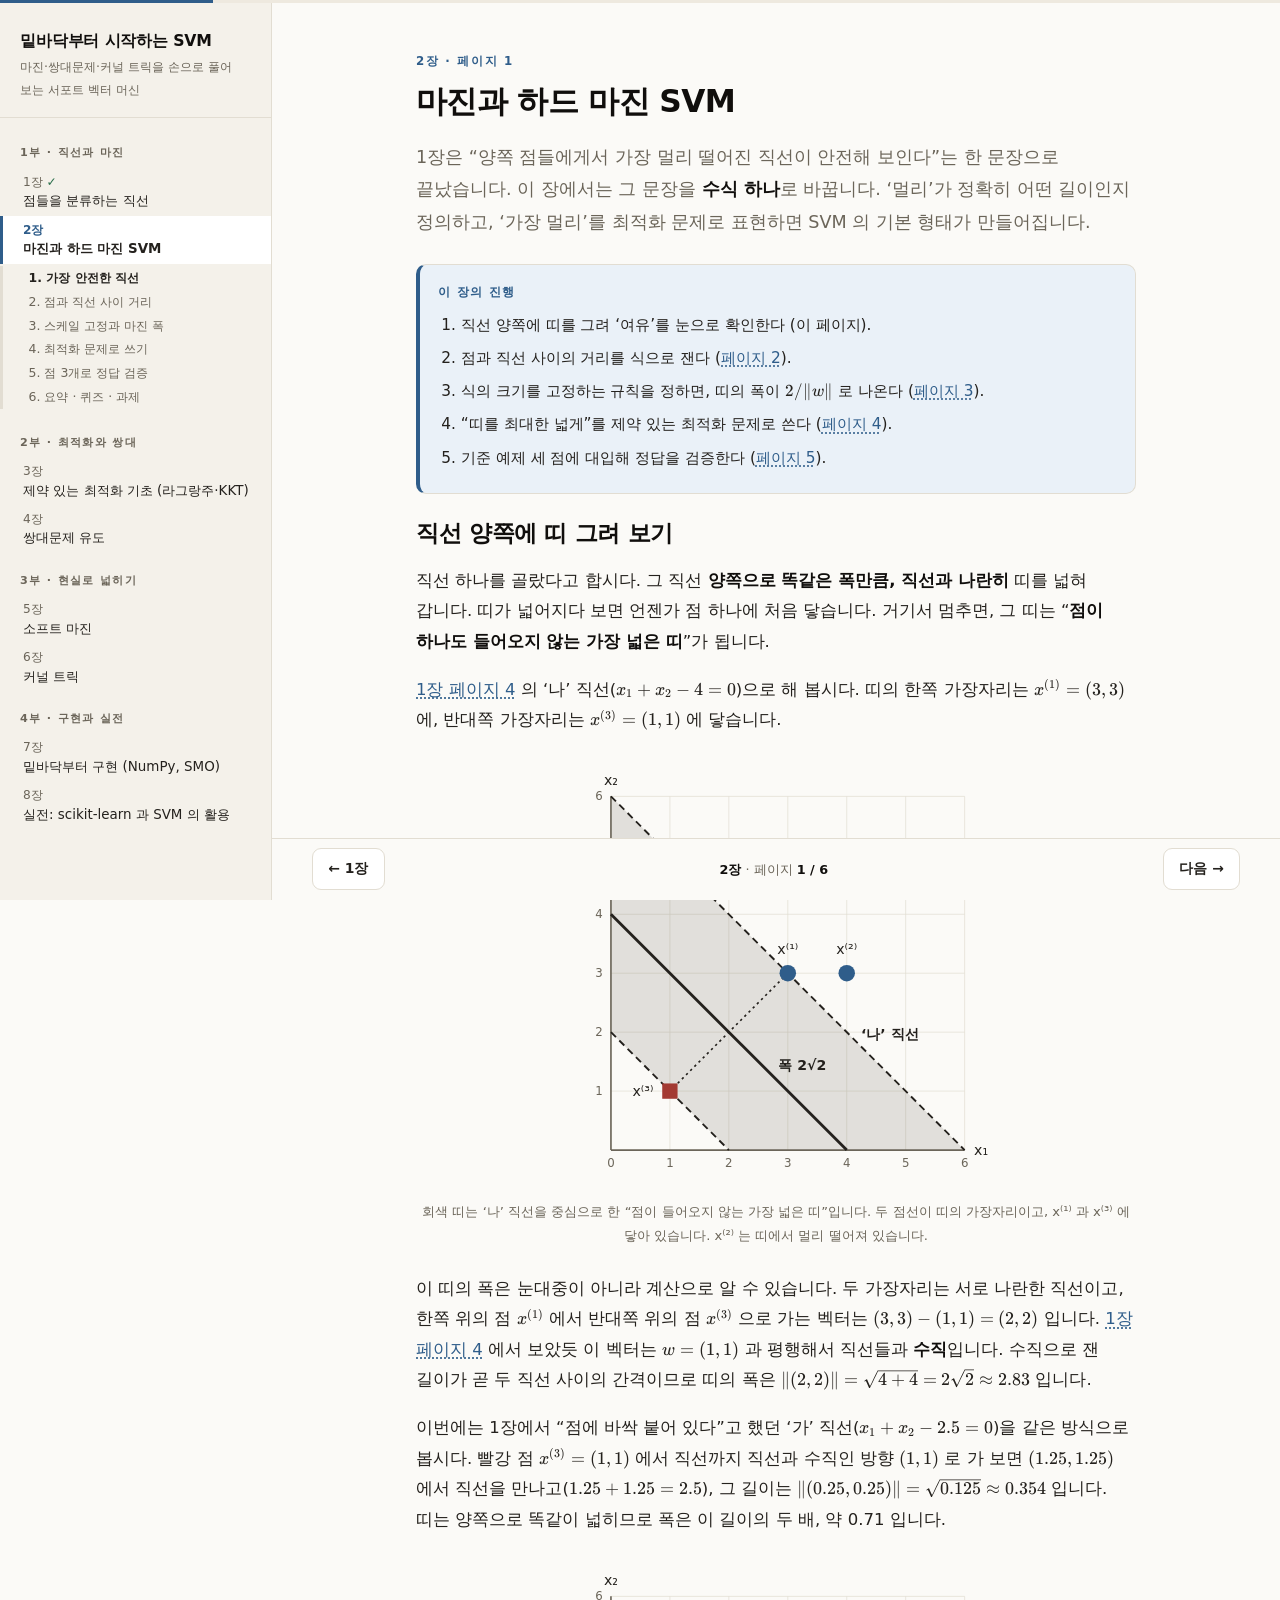
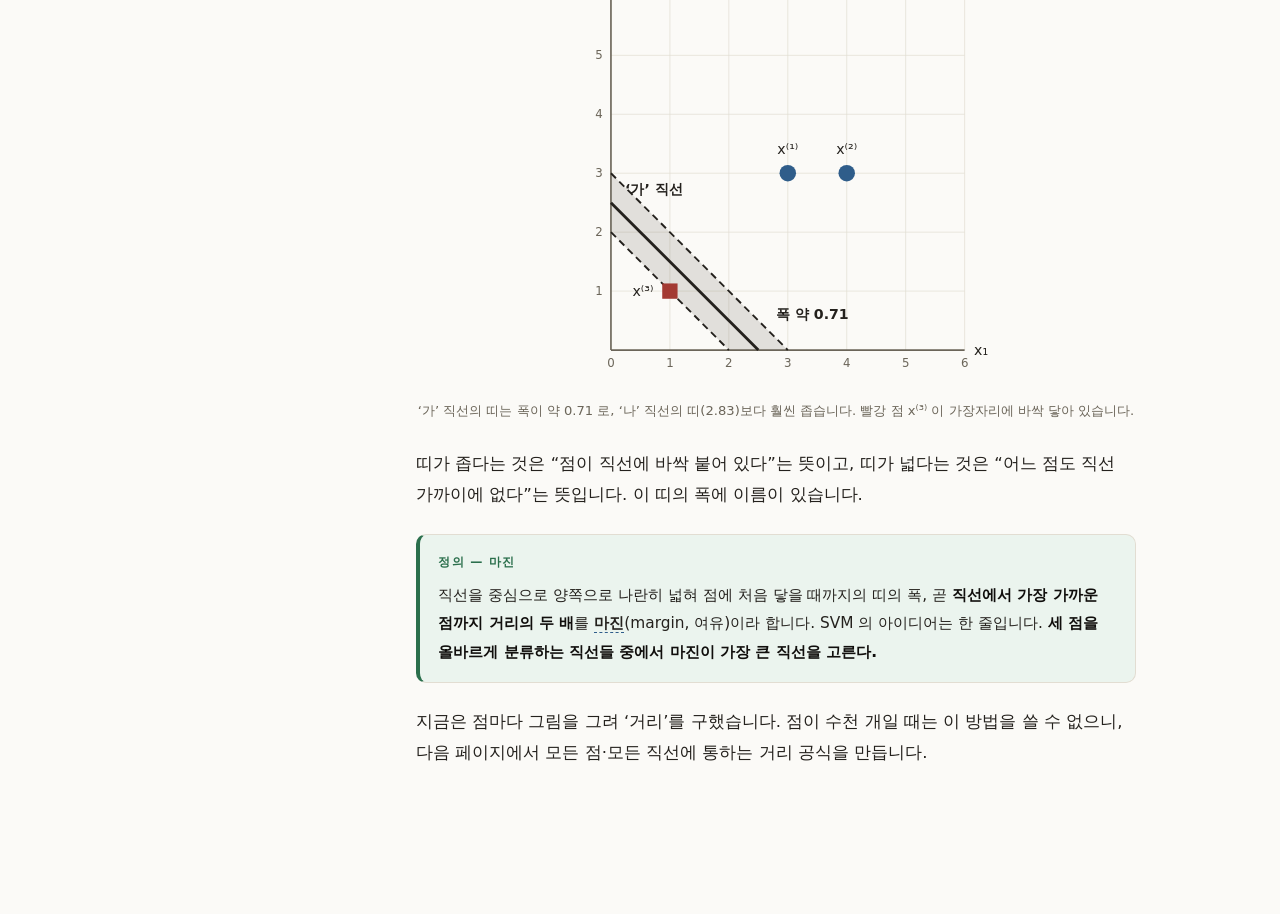
<file: docs/ch02.html>
<!DOCTYPE html>
<html lang="ko" data-chapter="ch02">
<head>
<meta charset="utf-8">
<meta name="viewport" content="width=device-width, initial-scale=1">
<title>2장 · 마진과 하드 마진 SVM — 밑바닥부터 시작하는 SVM</title>
<link rel="stylesheet" href="assets/katex/katex.min.css">
<link rel="stylesheet" href="assets/book.css">
</head>
<body>

<main id="book"><div class="inner">

<!-- ─────────────────────────────────────────── 페이지 1 -->
<section class="screen" data-title="가장 안전한 직선">
  <p class="kicker">2장 · 페이지 1</p>
  <h1>마진과 하드 마진 SVM</h1>

  <p class="lead">1장은 &ldquo;양쪽 점들에게서 가장 멀리 떨어진 직선이 안전해 보인다&rdquo;는 한 문장으로 끝났습니다.
  이 장에서는 그 문장을 <b>수식 하나</b>로 바꿉니다. &lsquo;멀리&rsquo;가 정확히 어떤 길이인지 정의하고,
  &lsquo;가장 멀리&rsquo;를 최적화 문제로 표현하면 SVM 의 기본 형태가 만들어집니다.</p>

  <div class="box note">
    <p class="box-t">이 장의 진행</p>
    <ol>
      <li>직선 양쪽에 띠를 그려 &lsquo;여유&rsquo;를 눈으로 확인한다 (이 페이지).</li>
      <li>점과 직선 사이의 거리를 식으로 잰다 (페이지 2).</li>
      <li>식의 크기를 고정하는 규칙을 정하면, 띠의 폭이 \(2/\lVert w\rVert \) 로 나온다 (페이지 3).</li>
      <li>&ldquo;띠를 최대한 넓게&rdquo;를 제약 있는 최적화 문제로 쓴다 (페이지 4).</li>
      <li>기준 예제 세 점에 대입해 정답을 검증한다 (페이지 5).</li>
    </ol>
  </div>

  <h2>직선 양쪽에 띠 그려 보기</h2>

  <p>직선 하나를 골랐다고 합시다. 그 직선 <b>양쪽으로 똑같은 폭만큼, 직선과 나란히</b> 띠를 넓혀 갑니다.
  띠가 넓어지다 보면 언젠가 점 하나에 처음 닿습니다. 거기서 멈추면, 그 띠는
  &ldquo;<b>점이 하나도 들어오지 않는 가장 넓은 띠</b>&rdquo;가 됩니다.</p>

  <p>1장 페이지 4 의 &lsquo;나&rsquo; 직선(\(x_{1}+x_{2}-4=0\))으로 해 봅시다. 띠의 한쪽 가장자리는
  \(x^{(1)}=(3,3)\) 에, 반대쪽 가장자리는 \(x^{(3)}=(1,1)\) 에 닿습니다.</p>

  <figure class="fig">
    <svg viewBox="0 0 380 356" role="img" aria-label="‘나’ 직선 x₁+x₂=4 를 중심으로 한 띠. 띠의 가장자리가 x(1) 과 x(3) 에 닿는다" style="max-width:28rem">
      <g class="svg-line" stroke-width=".6">
      <path d="M100 30 V330"/><path d="M50 280 H350"/>
      <path d="M150 30 V330"/><path d="M50 230 H350"/>
      <path d="M200 30 V330"/><path d="M50 180 H350"/>
      <path d="M250 30 V330"/><path d="M50 130 H350"/>
      <path d="M300 30 V330"/><path d="M50 80 H350"/>
      <path d="M350 30 V330"/><path d="M50 30 H350"/>
      </g>
      <g stroke-width="1.4" fill="none" style="stroke:var(--muted)"><path d="M50 330 H350"/><path d="M50 330 V30"/></g>
      <g class="svg-muted" font-size="10" text-anchor="middle">
      <text x="50" y="344">0</text>
      <text x="100" y="344">1</text>
      <text x="150" y="344">2</text>
      <text x="200" y="344">3</text>
      <text x="250" y="344">4</text>
      <text x="300" y="344">5</text>
      <text x="350" y="344">6</text>
      <text x="364" y="334" font-size="12" class="svg-fg">x₁</text><text x="50" y="20" font-size="12" class="svg-fg">x₂</text>
      </g><g class="svg-muted" font-size="10" text-anchor="end">
      <text x="43" y="283">1</text>
      <text x="43" y="233">2</text>
      <text x="43" y="183">3</text>
      <text x="43" y="133">4</text>
      <text x="43" y="83">5</text>
      <text x="43" y="33">6</text>
      </g>
      <polygon points="50,30 350,330 150,330 50,230" style="fill:var(--muted);opacity:.18"/>
      <path d="M50 30 L350 330" stroke-width="1.6" fill="none" style="stroke:var(--fg);stroke-dasharray:6 4"/>
      <path d="M50 230 L150 330" stroke-width="1.6" fill="none" style="stroke:var(--fg);stroke-dasharray:6 4"/>
      <path d="M50 130 L250 330" stroke-width="2.4" fill="none" style="stroke:var(--fg)"/>
      <path d="M200 180 L100 280" stroke-width="1.4" fill="none" style="stroke:var(--fg);stroke-dasharray:2 3"/>
      <circle cx="200" cy="180" r="7" style="fill:var(--accent)"/>
      <circle cx="250" cy="180" r="7" style="fill:var(--accent)"/>
      <rect x="93.5" y="273.5" width="13" height="13" style="fill:var(--bad)"/>
      <g text-anchor="middle" font-size="12" class="svg-fg">
        <text x="200" y="164">x⁽¹⁾</text><text x="250" y="164">x⁽²⁾</text>
        <text x="86" y="284" text-anchor="end">x⁽³⁾</text>
      </g>
      <text x="192" y="262" font-size="12" font-weight="700" class="svg-fg">폭 2√2</text>
      <text x="262" y="236" font-size="12" font-weight="700" class="svg-fg">&lsquo;나&rsquo; 직선</text>
    </svg>
    <figcaption>회색 띠는 &lsquo;나&rsquo; 직선을 중심으로 한 &ldquo;점이 들어오지 않는 가장 넓은 띠&rdquo;입니다. 두 점선이 띠의 가장자리이고,
    x⁽¹⁾ 과 x⁽³⁾ 에 닿아 있습니다. x⁽²⁾ 는 띠에서 멀리 떨어져 있습니다.</figcaption>
  </figure>

  <p>이 띠의 폭은 눈대중이 아니라 계산으로 알 수 있습니다. 두 가장자리는 서로 나란한 직선이고, 한쪽 위의 점
  \(x^{(1)}\) 에서 반대쪽 위의 점 \(x^{(3)}\) 으로 가는 벡터는
  \((3,3) - (1,1) = (2,2)\) 입니다. 1장 페이지 4 에서 보았듯 이 벡터는 \(w=(1,1)\) 과 평행해서 직선들과
  <b>수직</b>입니다. 수직으로 잰 길이가 곧 두 직선 사이의 간격이므로 띠의 폭은 \(\lVert (2,2)\rVert  = \sqrt{4+4} = 2\sqrt{2} \approx  2.83\) 입니다.</p>

  <p>이번에는 1장에서 &ldquo;점에 바싹 붙어 있다&rdquo;고 했던 &lsquo;가&rsquo; 직선(\(x_{1}+x_{2}-2.5=0\))을 같은 방식으로
  봅시다. 빨강 점 \(x^{(3)}=(1,1)\) 에서 직선까지 직선과 수직인 방향 \((1,1)\) 로 가 보면
  \((1.25, 1.25)\) 에서 직선을 만나고(\(1.25+1.25 = 2.5\)), 그 길이는
  \(\lVert (0.25, 0.25)\rVert  = \sqrt{0.125} \approx  0.354\) 입니다. 띠는 양쪽으로 똑같이 넓히므로 폭은 이 길이의 두 배, 약 0.71 입니다.</p>

  <figure class="fig">
    <svg viewBox="0 0 380 356" role="img" aria-label="‘가’ 직선 x₁+x₂=2.5 를 중심으로 한 좁은 띠. 빨강 점 x(3) 에 바로 닿는다" style="max-width:28rem">
      <g class="svg-line" stroke-width=".6">
      <path d="M100 30 V330"/><path d="M50 280 H350"/>
      <path d="M150 30 V330"/><path d="M50 230 H350"/>
      <path d="M200 30 V330"/><path d="M50 180 H350"/>
      <path d="M250 30 V330"/><path d="M50 130 H350"/>
      <path d="M300 30 V330"/><path d="M50 80 H350"/>
      <path d="M350 30 V330"/><path d="M50 30 H350"/>
      </g>
      <g stroke-width="1.4" fill="none" style="stroke:var(--muted)"><path d="M50 330 H350"/><path d="M50 330 V30"/></g>
      <g class="svg-muted" font-size="10" text-anchor="middle">
      <text x="50" y="344">0</text>
      <text x="100" y="344">1</text>
      <text x="150" y="344">2</text>
      <text x="200" y="344">3</text>
      <text x="250" y="344">4</text>
      <text x="300" y="344">5</text>
      <text x="350" y="344">6</text>
      <text x="364" y="334" font-size="12" class="svg-fg">x₁</text><text x="50" y="20" font-size="12" class="svg-fg">x₂</text>
      </g><g class="svg-muted" font-size="10" text-anchor="end">
      <text x="43" y="283">1</text>
      <text x="43" y="233">2</text>
      <text x="43" y="183">3</text>
      <text x="43" y="133">4</text>
      <text x="43" y="83">5</text>
      <text x="43" y="33">6</text>
      </g>
      <polygon points="50,230 150,330 200,330 50,180" style="fill:var(--muted);opacity:.18"/>
      <path d="M50 230 L150 330" stroke-width="1.6" fill="none" style="stroke:var(--fg);stroke-dasharray:6 4"/>
      <path d="M50 180 L200 330" stroke-width="1.6" fill="none" style="stroke:var(--fg);stroke-dasharray:6 4"/>
      <path d="M50 205 L175 330" stroke-width="2.4" fill="none" style="stroke:var(--fg)"/>
      <circle cx="200" cy="180" r="7" style="fill:var(--accent)"/>
      <circle cx="250" cy="180" r="7" style="fill:var(--accent)"/>
      <rect x="93.5" y="273.5" width="13" height="13" style="fill:var(--bad)"/>
      <g text-anchor="middle" font-size="12" class="svg-fg">
        <text x="200" y="164">x⁽¹⁾</text><text x="250" y="164">x⁽²⁾</text>
        <text x="86" y="284" text-anchor="end">x⁽³⁾</text>
      </g>
      <text x="62" y="198" font-size="12" font-weight="700" class="svg-fg">&lsquo;가&rsquo; 직선</text>
      <text x="190" y="304" font-size="12" font-weight="700" class="svg-fg">폭 약 0.71</text>
    </svg>
    <figcaption>&lsquo;가&rsquo; 직선의 띠는 폭이 약 0.71 로, &lsquo;나&rsquo; 직선의 띠(2.83)보다 훨씬 좁습니다. 빨강 점 x⁽³⁾ 이 가장자리에 바싹 닿아 있습니다.</figcaption>
  </figure>

  <p>띠가 좁다는 것은 &ldquo;점이 직선에 바싹 붙어 있다&rdquo;는 뜻이고, 띠가 넓다는 것은 &ldquo;어느 점도 직선 가까이에 없다&rdquo;는
  뜻입니다. 이 띠의 폭에 이름이 있습니다.</p>

  <div class="box good">
    <p class="box-t">정의 — 마진</p>
    <p>직선을 중심으로 양쪽으로 나란히 넓혀 점에 처음 닿을 때까지의 띠의 폭, 곧 <b>직선에서 가장 가까운 점까지 거리의 두 배</b>를
    <span class="term" data-term="margin">마진</span>(margin, 여유)이라 합니다. SVM 의 아이디어는 한 줄입니다.
    <b>세 점을 올바르게 분류하는 직선들 중에서 마진이 가장 큰 직선을 고른다.</b></p>
  </div>

  <p>지금은 점마다 그림을 그려 &lsquo;거리&rsquo;를 구했습니다. 점이 수천 개일 때는 이 방법을 쓸 수 없으니, 다음 페이지에서
  모든 점·모든 직선에 통하는 거리 공식을 만듭니다.</p>
</section>

<!-- ─────────────────────────────────────────── 페이지 2 -->
<section class="screen" data-title="점과 직선 사이 거리">
  <p class="kicker">2장 · 페이지 2</p>
  <h2>점과 직선 사이의 거리를 식으로</h2>

  <p>1장 페이지 3 에서 \(w\cdot x+b\) 의 값이 2, 3 으로 나왔지만 &ldquo;이 값은 거리가 아니다&rdquo;라고 했습니다.
  값과 거리 사이에는 어떤 관계가 있을까요? 점 \(x\) 에서 직선 \(w\cdot p+b=0\) 까지의 거리를 구해 봅시다.
  앞으로 \(f(x) = w\cdot x+b\) 로 줄여 쓰겠습니다(1장에서 정한 \(f\) 와 같습니다).</p>

  <h3>1단계 — 최단 거리는 수선의 발</h3>

  <p>점 \(x\) 에서 직선 위의 점 \(p\) 까지의 거리가 가장 짧은 곳은, \(x\) 에서 직선에 <b>수선의 발</b>을
  내린 곳입니다. 수선의 발이 아닌 점 \(p'\) 로 가면, 수선의 발 \(p\) 를 지나 직선을 따라 \(p'\) 까지 더 가야 하므로
  직각삼각형의 빗변이 되어 <b>항상 더 깁니다</b>(\(\lVert x-p'\rVert ^{2} = \lVert x-p\rVert ^{2} + \lVert p-p'\rVert ^{2}\)).</p>

  <h3>2단계 — 수선의 발의 위치를 w 로 나타내기</h3>

  <p>1장 페이지 3 에서 \(w\) 는 직선에 수직이라고 했습니다. 따라서 \(x\) 에서 직선으로 내린 수선은
  \(w\) 방향입니다. 그 수선의 발을 \(p = x - tw\) 로 씁니다. \(t\) 는 아직 모르는 수이고, 음수일 수도 있습니다
  (\(w\) 반대쪽에서 내려가야 할 수도 있으니까요). \(p\) 는 직선 위의 점이므로 \(f(p) = 0\) 이어야 합니다.</p>

  <p style="text-align:center">\[f(p) = w(x - tw) + b = (w\cdot x + b) - t(w\cdot w) = f(x) - t\lVert w\rVert ^{2} = 0\]</p>

  <p>(\(w\cdot w = \lVert w\rVert ^{2}\) 는 1장에서 쓴 사실입니다.) 이 식을 \(t\) 에 대해 풀면 \(t = f(x) / \lVert w\rVert ^{2}\) 입니다.</p>

  <h3>3단계 — 길이 구하기</h3>

  <p>거리는 \(x\) 와 \(p\) 사이의 길이이고, \(x - p = tw\) 이므로</p>

  <p style="text-align:center">\[\text{거리} = \lVert tw\rVert  = |t|\lVert w\rVert  = |f(x)| / \lVert w\rVert ^{2}\lVert w\rVert  = |f(x)| / \lVert w\rVert \]</p>

  <div class="box good">
    <p class="box-t">거리 공식</p>
    <p style="text-align:center;font-size:1.2rem">\[\text{거리}(x, \text{직선}) = |w\cdot x + b| / \lVert w\rVert \]</p>
    <p>\(|\cdot |\) 는 절댓값(부호를 떼어 낸 크기)이고, \(\lVert w\rVert  = \sqrt{w_{1}^{2}+w_{2}^{2}}\) 는 1장의 노름입니다.
    즉 <b>값 \(f(x)\) 를 \(\lVert w\rVert \) 로 나눈 것이 거리</b>입니다. 값 자체가 거리가 아닌 이유는 \(w\) 가
    길이를 가진 벡터여서, \(w\) 가 길면 같은 거리에서도 값이 크게 나오기 때문입니다.</p>
  </div>

  <h3>숫자로 확인</h3>

  <p>&lsquo;나&rsquo; 직선(\(w=(1,1)\), \(b=-4\))에서 \(\lVert w\rVert  = \sqrt{2} \approx  1.414\) 입니다. 1장 페이지 3 의 값 2, 3, −2 를
  \(\sqrt{2}\) 로 나누면 세 점의 거리가 나옵니다. 수선의 발의 위치 \(p = x - (f(x)/\lVert w\rVert ^{2})w\) 도 함께 계산해 확인합니다
  (\(\lVert w\rVert ^{2} = 2\)).</p>

  <div class="table-wrap">
    <table>
      <tr><th>점</th><th>\(f(x)\)</th><th>거리 \(|f(x)|/\sqrt{2}\)</th><th>수선의 발 \(p\)</th><th>\(f(p)\)</th></tr>
      <tr><td>x<sup>(1)</sup> = (3, 3)</td><td>2</td><td>√2 ≈ 1.414</td><td>(3,3) − (2/2)(1,1) = (2, 2)</td><td>2+2−4 = 0</td></tr>
      <tr><td>x<sup>(2)</sup> = (4, 3)</td><td>3</td><td>3/√2 ≈ 2.121</td><td>(4,3) − (3/2)(1,1) = (2.5, 1.5)</td><td>2.5+1.5−4 = 0</td></tr>
      <tr><td>x<sup>(3)</sup> = (1, 1)</td><td>−2</td><td>√2 ≈ 1.414</td><td>(1,1) − (−2/2)(1,1) = (2, 2)</td><td>2+2−4 = 0</td></tr>
    </table>
  </div>

  <figure class="fig">
    <svg viewBox="0 0 380 356" role="img" aria-label="세 점에서 ‘나’ 직선에 내린 수선의 발. x(1) 과 x(3) 은 모두 (2,2) 에 내리고 x(2) 는 (2.5,1.5) 에 내린다" style="max-width:28rem">
      <g class="svg-line" stroke-width=".6">
      <path d="M100 30 V330"/><path d="M50 280 H350"/>
      <path d="M150 30 V330"/><path d="M50 230 H350"/>
      <path d="M200 30 V330"/><path d="M50 180 H350"/>
      <path d="M250 30 V330"/><path d="M50 130 H350"/>
      <path d="M300 30 V330"/><path d="M50 80 H350"/>
      <path d="M350 30 V330"/><path d="M50 30 H350"/>
      </g>
      <g stroke-width="1.4" fill="none" style="stroke:var(--muted)"><path d="M50 330 H350"/><path d="M50 330 V30"/></g>
      <g class="svg-muted" font-size="10" text-anchor="middle">
      <text x="50" y="344">0</text>
      <text x="100" y="344">1</text>
      <text x="150" y="344">2</text>
      <text x="200" y="344">3</text>
      <text x="250" y="344">4</text>
      <text x="300" y="344">5</text>
      <text x="350" y="344">6</text>
      <text x="364" y="334" font-size="12" class="svg-fg">x₁</text><text x="50" y="20" font-size="12" class="svg-fg">x₂</text>
      </g><g class="svg-muted" font-size="10" text-anchor="end">
      <text x="43" y="283">1</text>
      <text x="43" y="233">2</text>
      <text x="43" y="183">3</text>
      <text x="43" y="133">4</text>
      <text x="43" y="83">5</text>
      <text x="43" y="33">6</text>
      </g>
      <path d="M50 130 L250 330" stroke-width="2.4" fill="none" style="stroke:var(--fg)"/>
      <g stroke-width="1.6" fill="none" style="stroke:var(--fg);stroke-dasharray:3 3">
        <path d="M200 180 L150 230"/><path d="M100 280 L150 230"/><path d="M250 180 L175 255"/>
      </g>
      <g fill="none" stroke-width="1.6" style="stroke:var(--fg)">
        <circle cx="150" cy="230" r="3.5"/><circle cx="175" cy="255" r="3.5"/>
      </g>
      <circle cx="200" cy="180" r="7" style="fill:var(--accent)"/>
      <circle cx="250" cy="180" r="7" style="fill:var(--accent)"/>
      <rect x="93.5" y="273.5" width="13" height="13" style="fill:var(--bad)"/>
      <g text-anchor="middle" font-size="12" class="svg-fg">
        <text x="200" y="164">x⁽¹⁾</text><text x="250" y="164">x⁽²⁾</text>
        <text x="86" y="284" text-anchor="end">x⁽³⁾</text>
      </g>
      <g font-size="11" class="svg-muted">
        <text x="228" y="226">3/√2 ≈ 2.12</text>
        <text x="120" y="186" text-anchor="end">√2</text>
        <text x="162" y="298">√2</text>
        <text x="196" y="274" text-anchor="start">(2.5, 1.5)</text>
        <text x="124" y="244" text-anchor="end">(2, 2)</text>
      </g>
    </svg>
    <figcaption>점선이 각 점에서 &lsquo;나&rsquo; 직선으로 내린 수선이고, 속이 빈 동그라미가 수선의 발입니다. x⁽¹⁾ 과 x⁽³⁾ 의 수선의 발은 같은 점 (2, 2) 입니다.</figcaption>
  </figure>

  <h3>공식으로 마진 구하기</h3>

  <p>페이지 1 에서 정의한 마진은 &ldquo;가장 가까운 점까지 거리의 두 배&rdquo;이므로, 이제 어떤 직선이든 공식으로 잴 수 있습니다.
  1장 페이지 4 의 네 직선을 모두 재 봅시다. 각 칸은 \(|f(x)| / \lVert w\rVert \) 입니다.</p>

  <div class="table-wrap">
    <table>
      <tr><th>직선</th><th>\(w\), \(b\)</th><th>\(\lVert w\rVert \)</th><th>x<sup>(1)</sup>까지</th><th>x<sup>(2)</sup>까지</th><th>x<sup>(3)</sup>까지</th><th>마진 (최소 거리의 2배)</th></tr>
      <tr><td>가</td><td>(1,1), −2.5</td><td>√2</td><td>3.5/√2 ≈ 2.475</td><td>4.5/√2 ≈ 3.182</td><td><b>0.5/√2 ≈ 0.354</b></td><td>≈ 0.71</td></tr>
      <tr><td>나</td><td>(1,1), −4</td><td>√2</td><td><b>2/√2 ≈ 1.414</b></td><td>3/√2 ≈ 2.121</td><td><b>2/√2 ≈ 1.414</b></td><td>≈ 2.83 (= 2√2)</td></tr>
      <tr><td>다</td><td>(1,1), −5.5</td><td>√2</td><td><b>0.5/√2 ≈ 0.354</b></td><td>1.5/√2 ≈ 1.061</td><td>3.5/√2 ≈ 2.475</td><td>≈ 0.71</td></tr>
      <tr><td>라</td><td>(1,0), −2.5</td><td>1</td><td><b>0.5</b></td><td>1.5</td><td>1.5</td><td>1.00</td></tr>
    </table>
  </div>

  <p>페이지 1 에서 삼각형으로 잰 값(&lsquo;나&rsquo; 직선 2√2, &lsquo;가&rsquo; 직선 약 0.71)과 정확히 같습니다. 네 직선 중에는 &lsquo;나&rsquo; 직선의 마진이 가장 크고, 두 번째로 큰 &lsquo;라&rsquo; 직선의
  마진 1.00 의 약 2.8 배입니다. 한편 &lsquo;나&rsquo; 직선을 \((2, 2, -8)\) 로 쓰면 값은 4, 6, −4 로 두 배가 되지만 \(\lVert w\rVert \) 도
  \(2\sqrt{2}\) 로 두 배가 되어 거리는 그대로입니다. 1장 위젯의 실험 2번에서 &ldquo;같은 직선인데 값만 두 배&rdquo;가 되던 현상도
  거리 공식에서는 영향을 주지 않습니다.</p>

  <div class="box note">
    <p class="box-t">1장에서 미룬 것 — 값 2, 3 은 거리가 아닌 이유</p>
    <p>값 2, 3 은 \((w, b)\) 를 어떻게 쓰느냐에 따라 마음대로 바뀌는 숫자이지만, 값을 \(\lVert w\rVert \) 로 나눈 거리는
    직선이 같으면 항상 같습니다. 거리를 쓰면 직선의 표기와 상관없이 비교할 수 있습니다.</p>
  </div>
</section>

<!-- ─────────────────────────────────────────── 페이지 3 -->
<section class="screen" data-title="스케일 고정과 마진 폭">
  <p class="kicker">2장 · 페이지 3</p>
  <h2>크기 고정하기 — 마진은 \(2/\lVert w\rVert \)</h2>

  <p>마진이 \(|f(x)|/\lVert w\rVert \) 로 재어지니 이제 &ldquo;마진이 가장 큰 직선&rdquo;을 구할 수 있을 것 같습니다. 그런데 걸림돌이
  하나 있습니다. 1장 페이지 2 와 퀴즈에서 보았듯 같은 직선을 나타내는 \((w, b)\) 가 무수히 많습니다.
  \((w, b)\) 를 \((2w, 2b)\), \((\tfrac12 w, \tfrac12 b)\) 로 바꿔도 직선도 거리도 그대로입니다. 최적화로 답을 찾을 때,
  같은 직선을 가리키는 \((w, b)\) 가 무수히 많으면 답이 하나로 정해지지 않습니다. 그래서 <b>크기에 규칙을 하나 정해 후보를 하나로 줄입니다.</b></p>

  <h3>규칙 — 가장 가까운 점의 함수 마진을 1로 정하기</h3>

  <p>각 점에 대해 \(y^{(i)}(w\cdot x^{(i)}+b)\) 를 계산해 이름을 붙이겠습니다. 이 값은 1장 페이지 3 에서
  &ldquo;맞게 분류했으면 양수&rdquo;라고 했던 바로 그 값으로, 이름은
  <span class="term" data-term="funcmargin">함수 마진</span>입니다. 거리 \(|f|/\lVert w\rVert \) 와 달리 \((w, b)\) 의
  크기에 따라 달라지는 값입니다. 반면 거리로 나타낸 여유는 크기와 무관하며
  <span class="term" data-term="geomargin">기하 마진</span>이라 부릅니다. 아래에서 보듯 가장 가까운 점까지의 기하 마진은 \(1/\lVert w\rVert \) 이고,
  이 교재에서 &lsquo;마진&rsquo;은 그 두 배인 띠의 폭을 가리킵니다.</p>

  <p>규칙은 이렇습니다. <b>(직선이 모든 점을 올바르게 분류한다고 하고) 모든 점 중에서 함수 마진이 가장 작은 값이 정확히 1 이 되도록 \((w, b)\) 의 크기를 맞춘다.</b>
  \((w, b)\) 를 \(k\) 배(\(k > 0\))하면 모든 함수 마진이 \(k\) 배가 되므로, 어떤 직선이든
  \(k\) 를 알맞게 고르면 이 규칙을 만족시킬 수 있습니다. 한 직선에서는 모든 점의 거리가 같은 \(\lVert w\rVert \) 로 나눈 값이라,
  함수 마진이 가장 작은 점이 곧 직선에서 가장 가까운 점입니다. 이렇게 하면 다음 세 가지가 따라옵니다.</p>

  <ol>
    <li><b>모든 점이</b> \(y^{(i)}(w\cdot x^{(i)}+b) \ge  1\) 을 만족합니다(가장 작은 값이 1 이니 나머지는 1 이상).
    1장에서 &ldquo;맞게 분류했다&rdquo;를 \(y(w\cdot x+b) > 0\) 이라고 썼는데, 이 한 줄이 <b>&gt; 0 에서 ≥ 1 로 강해진 것</b>입니다.
    부호가 맞아야 할 뿐 아니라 직선에서 일정한 간격 이상 떨어져 있어야 한다는 뜻입니다. 이 부등식은 다음 페이지에서 &lsquo;제약 조건&rsquo;이라는 이름을 얻습니다.</li>
    <li>가장 가까운 점의 거리는 \(1/\lVert w\rVert \) 입니다(함수 마진 1 을 \(\lVert w\rVert \) 로 나눈 것).</li>
    <li>따라서 마진은 그 두 배, \(2/\lVert w\rVert \) 입니다.</li>
  </ol>

  <div class="box note">
    <p class="box-t">다른 책과의 용어 차이</p>
    <p>이 교재의 마진은 띠의 폭 \(2/\lVert w\rVert \) 입니다. 다른 책이나 논문에는 한쪽 거리 \(1/\lVert w\rVert \) (기하 마진)을 &lsquo;마진&rsquo;이라 부르는 곳이 많습니다.
    식에 \(2\) 가 붙었는지 \(1\) 인지 보면 어느 쪽 뜻인지 알 수 있습니다.</p>
  </div>

  <div class="box good">
    <p class="box-t">이 장의 핵심 식</p>
    <p style="text-align:center;font-size:1.2rem">\(\text{마진} = 2 / \lVert w\rVert \) &nbsp; (조건: \(y^{(i)}(w\cdot x^{(i)}+b) \ge  1\), 가장 작은 값이 1)</p>
    <p>마진을 키우려면 <b>\(\lVert w\rVert \) 를 줄이면 됩니다.</b> 직선의 방향과 위치는 \(w\) 와 \(b\) 가 정하고,
    조건을 지키는 한 \(w\) 가 짧아질수록 띠가 넓어집니다.</p>
  </div>

  <p>식의 뜻을 띠로 읽을 수도 있습니다. \(w\cdot x+b = +1\) 과 \(w\cdot x+b = -1\) 은 직선 \(w\cdot x+b=0\) 과 나란하고
  거리가 \(1/\lVert w\rVert \) 인 두 직선입니다. 위 조건은 &ldquo;<b>두 직선 사이의 띠 안에 점이 하나도 없고, 파랑은 +1 쪽 바깥,
  빨강은 −1 쪽 바깥에 있어야 한다</b>&rdquo;라는 뜻입니다. 이 띠의 폭이 \(2/\lVert w\rVert \) 입니다.</p>

  <h3>위젯으로 확인하기</h3>

  <p>결론은 위에 적었습니다. 아래 위젯으로 \((w_{1}, w_{2}, b)\) 를 바꿔 가며 띠 폭과 \(\lVert w\rVert \) 의 관계, 그리고
  &ldquo;가장 가까운 점의 함수 마진이 1 일 때만 \(2/\lVert w\rVert \) 가 진짜 마진과 같다&rdquo;를 숫자로 확인해 봅시다.</p>

  <figure class="fig">
    <svg viewBox="0 0 380 356" role="img" aria-label="슬라이더로 바꾸는 직선 w·x+b=0 과 w·x+b=±1 두 직선이 만드는 띠, 세 학습 점" style="max-width:28rem">
      <defs><clipPath id="m-clip"><rect x="50" y="30" width="300" height="300"/></clipPath></defs>
      <g clip-path="url(#m-clip)">
        <polygon id="m-band" points="" style="fill:var(--muted);opacity:.18"/>
      </g>
      <g class="svg-line" stroke-width=".6">
      <path d="M100 30 V330"/><path d="M50 280 H350"/>
      <path d="M150 30 V330"/><path d="M50 230 H350"/>
      <path d="M200 30 V330"/><path d="M50 180 H350"/>
      <path d="M250 30 V330"/><path d="M50 130 H350"/>
      <path d="M300 30 V330"/><path d="M50 80 H350"/>
      <path d="M350 30 V330"/><path d="M50 30 H350"/>
      </g>
      <g stroke-width="1.4" fill="none" style="stroke:var(--muted)"><path d="M50 330 H350"/><path d="M50 330 V30"/></g>
      <g class="svg-muted" font-size="10" text-anchor="middle">
      <text x="50" y="344">0</text>
      <text x="100" y="344">1</text>
      <text x="150" y="344">2</text>
      <text x="200" y="344">3</text>
      <text x="250" y="344">4</text>
      <text x="300" y="344">5</text>
      <text x="350" y="344">6</text>
      <text x="364" y="334" font-size="12" class="svg-fg">x₁</text><text x="50" y="20" font-size="12" class="svg-fg">x₂</text>
      </g><g class="svg-muted" font-size="10" text-anchor="end">
      <text x="43" y="283">1</text>
      <text x="43" y="233">2</text>
      <text x="43" y="183">3</text>
      <text x="43" y="133">4</text>
      <text x="43" y="83">5</text>
      <text x="43" y="33">6</text>
      </g>
      <g clip-path="url(#m-clip)">
        <path id="m-lp" d="" fill="none" stroke-width="1.8" style="stroke:var(--accent);stroke-dasharray:6 4"/>
        <path id="m-ln" d="" fill="none" stroke-width="1.8" style="stroke:var(--bad);stroke-dasharray:6 4"/>
        <path id="m-l0" d="" fill="none" stroke-width="2.4" style="stroke:var(--fg)"/>
        <path id="m-bar" d="" fill="none" stroke-width="2" style="stroke:var(--fg)"/>
      </g>
      <circle cx="200" cy="180" r="7" style="fill:var(--accent)"/>
      <circle cx="250" cy="180" r="7" style="fill:var(--accent)"/>
      <rect x="93.5" y="273.5" width="13" height="13" style="fill:var(--bad)"/>
      <g text-anchor="middle" font-size="12" class="svg-fg">
        <text id="m-l1" x="200" y="164">x⁽¹⁾</text><text id="m-l2" x="250" y="164">x⁽²⁾</text>
        <text id="m-l3" x="86" y="284" text-anchor="end">x⁽³⁾</text>
      </g>
    </svg>
    <figcaption>검은 실선은 \(w\cdot x+b=0\), 파란 점선은 \(w\cdot x+b=+1\), 빨간 점선은 \(w\cdot x+b=-1\) 이고, 회색 띠가 그 사이입니다.
    짧은 검은 막대의 길이가 띠의 폭 \(2/\lVert w\rVert \) 입니다. 점 이름 뒤의 ✓ 는 \(y(w\cdot x+b) \ge  1\) 을 만족한다는 표시입니다.</figcaption>
  </figure>

  <div style="display:grid;grid-template-columns:auto minmax(8rem,16rem) 3.6rem;gap:.35rem .7rem;align-items:center;justify-content:center;font-size:.9rem;margin-bottom:.6rem">
    <label for="m-w1">w₁</label><input id="m-w1" type="range" min="-2" max="2" step="0.05" value="1" style="width:100%"><b id="m-w1v">1.00</b>
    <label for="m-w2">w₂</label><input id="m-w2" type="range" min="-2" max="2" step="0.05" value="1" style="width:100%"><b id="m-w2v">1.00</b>
    <label for="m-b">b</label><input id="m-b" type="range" min="-6" max="6" step="0.05" value="-4" style="width:100%"><b id="m-bv">−4.00</b>
  </div>

  <p style="text-align:center;font-size:.86rem;color:var(--muted);margin:.2rem 0 .8rem">조작 방법: 슬라이더 세 개를 끌어 \(w_{1}, w_{2}, b\) 를 바꾸면 띠와 아래 표·숫자도 함께 바뀝니다.</p>

  <p id="m-eq" style="text-align:center;font-size:.95rem;margin-bottom:.4rem"></p>

  <div class="table-wrap">
    <table>
      <tr><th>점</th><th>값 \(w\cdot x+b\)</th><th>함수 마진 \(y(w\cdot x+b)\)</th><th>≥ 1 ?</th><th>직선까지 거리 \(|\text{값}|/\lVert w\rVert \)</th></tr>
      <tr><td>x<sup>(1)</sup> = (3, 3), y=+1</td><td id="m-v1"></td><td id="m-y1"></td><td id="m-k1"></td><td id="m-d1"></td></tr>
      <tr><td>x<sup>(2)</sup> = (4, 3), y=+1</td><td id="m-v2"></td><td id="m-y2"></td><td id="m-k2"></td><td id="m-d2"></td></tr>
      <tr><td>x<sup>(3)</sup> = (1, 1), y=−1</td><td id="m-v3"></td><td id="m-y3"></td><td id="m-k3"></td><td id="m-d3"></td></tr>
    </table>
  </div>

  <div class="table-wrap">
    <table>
      <tr><th style="width:55%">띠 폭 \(2/\lVert w\rVert \)</th><th>가장 가까운 점까지 거리의 2배</th></tr>
      <tr><td id="m-w2n" style="font-weight:700"></td><td id="m-md" style="font-weight:700"></td></tr>
    </table>
  </div>

  <p id="m-note" style="text-align:center;font-weight:700;margin-top:.4rem"></p>

<script>
(function () {
  var $ = function (id) { return document.getElementById(id); };
  var sw1 = $('m-w1'), sw2 = $('m-w2'), sb = $('m-b');
  var PTS = [[3, 3, 1], [4, 3, 1], [1, 1, -1]];
  var NAMES = ['x⁽¹⁾', 'x⁽²⁾', 'x⁽³⁾'];
  var EPS = 1e-9;
  function X(x) { return 50 + 50 * x; }
  function Y(y) { return 330 - 50 * y; }
  function pt(x, y) { return X(x).toFixed(1) + ',' + Y(y).toFixed(1); }
  function r2(v) { v = Math.round(v * 100) / 100; return v === 0 ? 0 : v; }
  function fmt(v) { return (v < 0 ? '−' : '') + Math.abs(v).toFixed(2); }
  function par(v) { return v < 0 ? '(' + fmt(v) + ')' : fmt(v); }
  var L = 30;

  function draw() {
    var w1 = r2(+sw1.value), w2 = r2(+sw2.value), b = r2(+sb.value), i;
    $('m-w1v').textContent = fmt(w1); $('m-w2v').textContent = fmt(w2); $('m-bv').textContent = fmt(b);
    var nn2 = w1 * w1 + w2 * w2, nn = Math.sqrt(nn2), zero = nn < 1e-9;

    if (zero) {
      ['m-lp', 'm-ln', 'm-l0', 'm-bar'].forEach(function (k) { $(k).setAttribute('d', ''); });
      $('m-band').setAttribute('points', '');
    } else {
      var dx = -w2 / nn, dy = w1 / nn;                      // 직선 방향 단위벡터
      function foot(c) { return [(c - b) * w1 / nn2, (c - b) * w2 / nn2]; }   // w·p+b=c 인 직선 위의 한 점
      function line(c) {
        var p = foot(c);
        return 'M' + pt(p[0] - L * dx, p[1] - L * dy) + ' L' + pt(p[0] + L * dx, p[1] + L * dy);
      }
      $('m-lp').setAttribute('d', line(1)); $('m-ln').setAttribute('d', line(-1)); $('m-l0').setAttribute('d', line(0));
      var pp = foot(1), pn = foot(-1);
      $('m-band').setAttribute('points', [pt(pn[0] - L * dx, pn[1] - L * dy), pt(pn[0] + L * dx, pn[1] + L * dy),
        pt(pp[0] + L * dx, pp[1] + L * dy), pt(pp[0] - L * dx, pp[1] - L * dy)].join(' '));
      // 폭 막대: (3,3) 에서 직선 w·x+b=0 에 내린 수선의 발을 가운데로, 법선 방향으로 ±1/‖w‖
      var fc = w1 * 3 + w2 * 3 + b, bx = 3 - fc * w1 / nn2, by = 3 - fc * w2 / nn2;
      $('m-bar').setAttribute('d', 'M' + pt(bx - w1 / nn2, by - w2 / nn2) + ' L' + pt(bx + w1 / nn2, by + w2 / nn2));
    }

    var minAbs = Infinity, minY = Infinity, allOk = true, wrong = 0;
    for (i = 0; i < 3; i++) {
      var f = w1 * PTS[i][0] + w2 * PTS[i][1] + b, yf = PTS[i][2] * f;
      var ok = yf >= 1 - EPS;
      if (!ok) allOk = false;
      if (yf <= EPS) wrong++;
      if (Math.abs(f) < minAbs) minAbs = Math.abs(f);
      if (yf < minY) minY = yf;
      $('m-v' + (i + 1)).textContent = par(w1) + '×' + PTS[i][0] + ' + ' + par(w2) + '×' + PTS[i][1] + ' + ' + par(b) + ' = ' + fmt(f);
      $('m-y' + (i + 1)).textContent = (PTS[i][2] > 0 ? '(+1)×' : '(−1)×') + par(f) + ' = ' + fmt(yf);
      $('m-k' + (i + 1)).textContent = ok ? '✓ 예' : '✗ 아니오';
      $('m-d' + (i + 1)).textContent = zero ? '—' : (Math.abs(f) / nn).toFixed(3);
      $('m-l' + (i + 1)).textContent = NAMES[i] + (ok ? ' ✓' : ' ✗');
    }
    $('m-eq').textContent = '현재: ' + par(w1) + 'x₁ + ' + par(w2) + 'x₂ + ' + par(b) + ' = 0' +
      (zero ? '   (w = (0, 0) 이면 직선도 띠도 정해지지 않습니다)' : '   ‖w‖ = ' + nn.toFixed(3));
    if (zero) {
      $('m-w2n').textContent = '— (w = 0 이면 정해지지 않음)';
      $('m-md').textContent = '—';
      $('m-note').textContent = 'w = (0, 0) 에서는 어떤 점도 분류할 수 없습니다.';
      return;
    }
    $('m-w2n').textContent = '2/‖w‖ = 2/' + nn.toFixed(3) + ' = ' + (2 / nn).toFixed(3);
    $('m-md').textContent = '2×' + (minAbs / nn).toFixed(3) + ' = ' + (2 * minAbs / nn).toFixed(3);
    var tight = Math.abs(minAbs - 1) < 1e-6;
    $('m-note').textContent =
        wrong > 0 ? '이 직선은 점을 잘못 분류합니다(제약 위반). 띠 폭은 의미가 없습니다.'
      : !allOk    ? '올바르게 분류하지만 띠 안에 점이 들어왔습니다. 제약 y(w·x+b) ≥ 1 을 어깁니다.'
      : tight     ? '제약을 모두 만족하고, 가장 가까운 점의 함수 마진이 정확히 1 이라 두 폭이 같습니다.'
      :             '제약은 만족하지만 가장 가까운 점의 값이 1 보다 커서, 띠가 실제 마진보다 좁습니다.';
  }
  [sw1, sw2, sb].forEach(function (el) { el.addEventListener('input', draw); });
  draw();
})();
</script>

  <div class="box note">
    <p class="box-t">이렇게 실험해 보세요</p>
    <ol>
      <li>\((w_{1}, w_{2}, b) = (1, 1, -4)\) 로 시작합니다(&lsquo;나&rsquo; 직선). 세 점의 함수 마진은 2, 3, 2 로 모두 ≥ 1 이지만, 가장 가까운 점의 값이
      1 이 아니라 2 라서 띠 폭 \(2/\lVert w\rVert  \approx  1.41\) 은 실제 마진 2.83 의 절반입니다. 아직 크기를 고정하지 않은 상태입니다.</li>
      <li>\((0.5, 0.5, -2)\) 로 맞춰 보세요. 직선은 그대로인데 함수 마진이 1, 1.5, 1 이 되고 두 띠 폭이 <b>2.83 으로 일치</b>합니다.
      \(x^{(1)}\) 과 \(x^{(3)}\) 이 띠 가장자리에 정확히 닿았습니다. 이것이 규칙대로 크기를 맞춘 모습입니다.</li>
      <li>\((0.25, 0.25, -1)\) 로 맞춰 보세요. 직선은 또 같지만 띠가 5.66 으로 넓어져 세 점이 모두 띠 안에 들어가고 ✗ 가 표시됩니다.
      띠를 넓히려고 \(\lVert w\rVert \) 만 줄이면 제약을 만족하지 못합니다. 즉 제약이 \(\lVert w\rVert \) 의 최솟값을 정합니다.</li>
      <li>\((2, 0, -5)\) 는 &lsquo;라&rsquo; 직선의 크기를 맞춘 것입니다(함수 마진 1, 3, 3). 띠 폭은 1.00 입니다. 제약을 지키면서 이 폭보다 넓은 띠를
      만들 수 있는지, 슬라이더로 직접 찾아보세요. 가능한 가장 넓은 띠의 폭이 얼마인지는 페이지 5 에서 증명합니다.</li>
    </ol>
  </div>
</section>

<!-- ─────────────────────────────────────────── 페이지 4 -->
<section class="screen" data-title="최적화 문제로 쓰기">
  <p class="kicker">2장 · 페이지 4</p>
  <h2>최적화 문제로 쓰기</h2>

  <p>페이지 3 의 결과를 한 문장으로 묶으면 &ldquo;<b>모든 점이 \(y(w\cdot x+b) \ge  1\) 을 만족하는 \((w, b)\) 중에서
  마진 \(2/\lVert w\rVert \) 가 가장 큰 것을 찾아라</b>&rdquo;입니다. 이것을 수식으로 바꿔 쓰겠습니다.</p>

  <h3>1단계 — 최대화 문제를 최소화 문제로 바꾸기</h3>

  <p>\(2/\lVert w\rVert \) 는 분모가 작을수록 큽니다. 그래서 <b>마진을 최대로 하는 것은 \(\lVert w\rVert \) 를 최소로 하는 것과 같습니다.</b>
  (\(w=0\) 은 어차피 제약을 만족할 수 없으니 따로 생각하지 않습니다.) 최적화 문제는 보통 최소화로 쓰므로 이 방향으로 씁니다.</p>

  <h3>2단계 — ½ 와 제곱을 붙이는 이유</h3>

  <p>\(\lVert w\rVert  = \sqrt{w_{1}^{2}+w_{2}^{2}}\) 를 그대로 최소화해도 답은 같지만, 두 가지를 바꿔 쓰면 식이 훨씬 다루기 쉬워집니다.</p>

  <ul>
    <li><b>제곱.</b> \(\lVert w\rVert \) 는 0 이상이고, 0 이상인 수는 제곱해도 크기 순서가 그대로입니다
    (\(\lVert w\rVert \) 가 작으면 \(\lVert w\rVert ^{2}\) 도 작습니다). 그래서 \(\lVert w\rVert \) 를 최소화하나 \(\lVert w\rVert ^{2} = w_{1}^{2}+w_{2}^{2}\) 를
    최소화하나 같은 \(w\) 가 답입니다. 제곱을 하면 제곱근이 사라져, <b>미분하기 쉬운 매끄러운 식</b>(아래로 볼록한 모양)이 됩니다.</li>
    <li><b>½.</b> 양수를 곱해도 &ldquo;어느 \(w\) 에서 최소인가&rdquo;는 변하지 않으므로 ½ 를 붙여도 답은 같습니다. 붙이는 이유는
    나중에 미분할 때 계산이 간단해지기 때문입니다. 변수가 하나인 \(\tfrac12 w^{2}\) 로 보면, \(w\) 를 조금 늘렸을 때 값이 늘어나는 비율(기울기)은
    \(2w\) 가 아니라 \(w\) 입니다. 예를 들어 \(w = 2\) 에서 \(\tfrac12 w^{2}=2\),
    \(w = 2.01\) 에서 \(\tfrac12 w^{2} = 2.02005\) 로 0.01 늘 때 약 0.02 늘어, 기울기가 \(w = 2\) 와 거의 같습니다.
    제곱에서 나오는 2 는 ½ 와 곱해져 1 이 되므로 사라집니다.</li>
  </ul>

  <h3>3단계 — 제약 조건을 모아 쓰기</h3>

  <p>점이 \(N\) 개이고 \(i = 1, 2, \ldots , N\) 번째 점이 \((x^{(i)}, y^{(i)})\) 일 때 이렇게 씁니다.</p>

  <div class="box good">
    <p class="box-t">하드 마진 SVM 의 최적화 문제</p>
    <p style="text-align:center;font-size:1.15rem">\[\min _{w,b} \;  \tfrac12 \lVert w\rVert ^{2}\]</p>
    <p style="text-align:center;font-size:1.15rem">\[\text{s.t.} \;  y^{(i)}( w\cdot x^{(i)} + b ) \ge  1 \; \;  (i = 1, \ldots , N \text{모두})\]</p>
    <ul>
      <li>\(\min _{w,b}\) — \(w\) 와 \(b\) 를 움직여 뒤의 식을 가장 작게 만들라는 뜻입니다.</li>
      <li>\(\tfrac12 \lVert w\rVert ^{2}\) — 줄이고 싶은 값으로, <span class="term" data-term="objective">목적함수</span>라 부릅니다.</li>
      <li>\(\text{s.t.}\) — &ldquo;subject to&rdquo;, &ldquo;다음을 지키면서&rdquo;라는 뜻입니다.</li>
      <li>\(y^{(i)}(w\cdot x^{(i)}+b) \ge  1\) — 반드시 지켜야 하는 조건이며 <span class="term" data-term="constraint">제약 조건</span>이라 부릅니다. 점마다 하나씩 \(N\) 개 있습니다.</li>
    </ul>
    <p>모든 제약을 한꺼번에 만족하는 \((w, b)\) 를 <span class="term" data-term="feasible">가능해</span>라 하고, 가능해 중에서 목적함수가 가장 작은 것이
    답입니다. 이렇게 모든 점을 예외 없이 올바르게 분류하도록 요구하는 SVM 을 <span class="term" data-term="hardmargin">하드 마진</span> SVM 이라 부릅니다.</p>
  </div>

  <p>기준 예제 세 점으로 제약 세 개를 풀어 쓰면 다음과 같습니다. 각 줄은 \(y^{(i)}\) 를 곱해 부호를 맞춘 것입니다.
  빨강 점은 \(y^{(3)} = -1\) 이라 전체 부호가 뒤집힙니다.</p>

  <div class="table-wrap">
    <table>
      <tr><th style="width:3rem">i</th><th>점, 레이블</th><th>제약 \(y^{(i)}(w\cdot x^{(i)}+b) \ge  1\)</th><th>풀어 쓴 모양</th></tr>
      <tr><td>1</td><td>(3, 3), +1</td><td>\((+1)(3w_{1} + 3w_{2} + b) \ge  1\)</td><td>\(3w_{1} + 3w_{2} + b \ge  1\)</td></tr>
      <tr><td>2</td><td>(4, 3), +1</td><td>\((+1)(4w_{1} + 3w_{2} + b) \ge  1\)</td><td>\(4w_{1} + 3w_{2} + b \ge  1\)</td></tr>
      <tr><td>3</td><td>(1, 1), −1</td><td>\((-1)(1w_{1} + 1w_{2} + b) \ge  1\)</td><td>\(-w_{1} - w_{2} - b \ge  1\)</td></tr>
    </table>
  </div>

  <p>이 문제는 \(w_{1}^{2}+w_{2}^{2}\) 를 가장 작게 하되 위 세 부등식을 지키라는 문제입니다. 목적함수 \(\tfrac12 (w_{1}^{2}+w_{2}^{2})\) 는 아래로 볼록한 함수이고
  제약은 모두 일차식이라서, 이런 문제는 답이 하나로 정해집니다(증명은 생략합니다).</p>

  <div class="box note">
    <p class="box-t">최적해에는 등호가 성립하는 점이 있다</p>
    <p>제약 조건이 \(= 1\) 이 아니라 \(\ge  1\) 인데도, 최적해에서는 함수 마진이 정확히 1 인 점이 반드시 있습니다.
    만약 모든 점의 함수 마진이 1 보다 크다면, 가장 작은 값을 \(m\)(\(m > 1\))이라 할 때 \((w, b)\) 를
    \(1/m\) 배(1 보다 작은 수)하여 제약을 지키면서 \(\lVert w\rVert \) 를 줄일 수 있어, 처음 것은 최소가 아니었다는 모순이 되기 때문입니다.
    페이지 3 의 규칙과 같은 이야기를 최적화의 말로 한 것입니다.</p>
  </div>

  <h3>이 문제를 푸는 방법</h3>

  <p>제약이 없다면 쉽습니다. \(\tfrac12 (w_{1}^{2}+w_{2}^{2})\) 의 최솟값은 \(w = (0, 0)\) 일 때 0 입니다. 그런데 \(w=(0,0)\) 이면
  제약 1 은 \(b \ge  1\), 제약 3 은 \(-b \ge  1\) 이 되어 <b>동시에 만족하는 \(b\) 가 없습니다.</b>
  제약은 \(w\) 가 0 에 가까워지지 못하게 막고, 목적함수는 \(w\) 를 작게 만들려 합니다. 이 두 요구가 균형을 이루는 곳이 답입니다.
  이런 문제는 단순히 기울기가 0 인 곳을 찾는 방법으로는 풀 수 없습니다. 제약이 있는 최적화를 푸는 도구가 필요합니다.
  <span class="later">3장에서 다룸</span></p>

  <div class="box warn">
    <p class="box-t">한계 — 직선으로 분류할 수 없으면 답이 없습니다</p>
    <p>하드 마진은 &ldquo;모든 점을 예외 없이 올바르게, 띠 밖에&rdquo;를 요구합니다. 빨강 점들 사이에 파랑 점 하나가 끼어 있는 것처럼 직선으로
    분류할 수 없는 데이터에서는 제약들을 동시에 만족하는 \((w, b)\) 가 아예 없어서 가능해가 비고, 문제에 답이 없습니다.
    분류할 수 있어도 점 하나가 경계 근처에 있으면 직선이 그 점 때문에 크게 기울어집니다. 이 약점을 보완하는 방법이 5장에서 다루는 소프트 마진입니다.</p>
  </div>
</section>

<!-- ─────────────────────────────────────────── 페이지 5 -->
<section class="screen" data-title="점 3개로 정답 검증">
  <p class="kicker">2장 · 페이지 5</p>
  <h2>점 3개에 대입해 정답을 검증하기</h2>

  <p>1장에서 &ldquo;정답&rdquo;이라고만 적어 둔 값, \(w = (\tfrac12 , \tfrac12 )\), \(b = -2\) 를 이제 검증합니다. 이 값이
  정말 답인지 세 단계로 확인합니다. 여기서는 이 값을 <b>대입해 검증</b>할 뿐이고, 이 값을 처음부터 구하는 방법은 3장과 4장에서 다룹니다.</p>

  <h3>1단계 — 제약을 만족하는가 (가능해인가)</h3>

  <div class="table-wrap">
    <table>
      <tr><th>점</th><th>\(w\cdot x+b\)</th><th>값</th><th>\(y(\text{값})\) ≥ 1 ?</th></tr>
      <tr><td>x<sup>(1)</sup> = (3, 3)</td><td>½×3 + ½×3 − 2</td><td>1</td><td>(+1)×1 = <b>1</b> ✓ (딱 닿음)</td></tr>
      <tr><td>x<sup>(2)</sup> = (4, 3)</td><td>½×4 + ½×3 − 2</td><td>1.5</td><td>(+1)×1.5 = <b>1.5</b> ✓ (여유 있음)</td></tr>
      <tr><td>x<sup>(3)</sup> = (1, 1)</td><td>½×1 + ½×1 − 2</td><td>−1</td><td>(−1)×(−1) = <b>1</b> ✓ (딱 닿음)</td></tr>
    </table>
  </div>

  <p>세 제약이 모두 성립하고, 가장 작은 함수 마진이 정확히 1 입니다. 1장 페이지 4 에서 &ldquo;½ 꼴로 쓰면 값이 정확히 ±1 로 떨어진다&rdquo;고
  했던 이유가 이것입니다. \(x^{(1)}, x^{(3)}\) 가 띠의 가장자리에 닿도록 크기를 맞추면 ½ 이 됩니다.
  &lsquo;나&rsquo; 직선의 \((1, 1, -4)\) 로는 함수 마진이 2 였으므로, 가장 작은 값을 1 로 만들려고 전체를 ½ 배한 것입니다.</p>

  <h3>2단계 — 마진과 목적함수의 값</h3>

  <p>\(\lVert w\rVert  = \sqrt{\tfrac14 +\tfrac14 } = \sqrt{\tfrac12 } = 1/\sqrt{2} \approx  0.707\) 이므로 <b>마진 \(2/\lVert w\rVert  = 2\sqrt{2} \approx  2.83\)</b>, 목적함수는
  \(\tfrac12 \lVert w\rVert ^{2} = \tfrac12 \times \tfrac12  = \tfrac14 \) 입니다. 페이지 1 에서 삼각형으로 잰 폭 2√2, 페이지 2 의 거리 공식과 모두 맞습니다
  (가장 가까운 두 점 \(x^{(1)}, x^{(3)}\) 까지의 거리 \(1/\lVert w\rVert  = \sqrt{2}\), 그 두 배).</p>

  <h3>3단계 — 정말 최소인지 확인하기</h3>

  <p>가능해라는 것만으로는 부족합니다. 목적함수 \(\tfrac12 \lVert w\rVert ^{2}\) 가 \(\tfrac14 \) 보다 작아지는 가능해가 없음을 보여야 합니다.
  제약 1 과 제약 3 을 <b>더해</b> 봅시다.</p>

  <p style="text-align:center">\[(3w_{1} + 3w_{2} + b) + (-w_{1} - w_{2} - b) \ge  1 + 1 \; \Longrightarrow \;  2w_{1} + 2w_{2} \ge  2 \; \Longrightarrow \;  w_{1} + w_{2} \ge  1\]</p>

  <p>\(b\) 가 서로 상쇄되어 사라졌습니다. 이제 \(w_{1}^{2}+w_{2}^{2}\) 의 하한을 구합니다. 전개해 보면
  \((w_{1}+w_{2})^{2} + (w_{1}-w_{2})^{2} = 2(w_{1}^{2}+w_{2}^{2})\) 이므로</p>

  <p style="text-align:center">\[w_{1}^{2} + w_{2}^{2} = \tfrac12 [ (w_{1}+w_{2})^{2} + (w_{1}-w_{2})^{2} ] \ge  \tfrac12 (w_{1}+w_{2})^{2} \ge  \tfrac12 \times 1^{2} = \tfrac12 \]</p>

  <p>첫 부등호는 \((w_{1}-w_{2})^{2} \ge  0\) 이라서, 둘째 부등호는 \(w_{1}+w_{2} \ge  1\) 이 양수이므로 제곱해도 방향이 유지되어서입니다.
  따라서 <b>모든 가능해에서 \(\tfrac12 \lVert w\rVert ^{2} \ge  \tfrac14 \)</b> 입니다. 등호는 \(w_{1} = w_{2}\) 이고 \(w_{1}+w_{2} = 1\) 일 때뿐이므로
  \(w = (\tfrac12 , \tfrac12 )\) 가 최소를 주는 유일한 \(w\) 입니다. \(b\) 는 어떨까요? \(w = (\tfrac12 , \tfrac12 )\) 일 때 제약 1 은
  \(3 + b \ge  1\), 즉 \(b \ge  -2\), 제약 3 은 \(-1 - b \ge  1\), 즉 \(b \le  -2\) 이므로 \(b = -2\) 하나로 정해집니다.
  제약 2 는 1단계에서 이미 확인했습니다(\(1.5 \ge  1\)).</p>

  <div class="box warn">
    <p class="box-t">이 증명은 일반적인 방법이 아닙니다</p>
    <p>점이 세 개뿐이고, 두 제약을 더하면 \(b\) 가 상쇄되는 특수한 구조여서 가능했던 방법입니다. 점이 수십 개이거나 모양이 복잡해지면 이렇게
    풀 수 없습니다. 어떤 문제에도 통하는 체계적인 방법이 3장(라그랑주·KKT)과 4장(쌍대)에서 나옵니다. 여기서는
    이 값이 정말 최적해임을 직접 확인하는 것으로 충분합니다.</p>
  </div>

  <h3>1장의 네 직선을 같은 기준으로 비교하기</h3>

  <p>네 직선에 페이지 3 의 규칙(가장 작은 함수 마진을 1 로)을 적용해 보겠습니다. &lsquo;가&rsquo;·&lsquo;다&rsquo;·&lsquo;라&rsquo; 직선은 가장 작은 값이 0.5 이므로 전부 2 배합니다.</p>

  <div class="table-wrap">
    <table>
      <tr><th>직선</th><th>크기를 맞춘 \((w, b)\)</th><th>함수 마진 (x<sup>(1)</sup>, x<sup>(2)</sup>, x<sup>(3)</sup>)</th><th>\(\tfrac12 \lVert w\rVert ^{2}\)</th><th>마진 \(2/\lVert w\rVert \)</th></tr>
      <tr><td>가</td><td>(2, 2), −5</td><td>7, 9, <b>1</b></td><td>4</td><td>≈ 0.71</td></tr>
      <tr><td>나</td><td>(½, ½), −2</td><td><b>1</b>, 1.5, <b>1</b></td><td><b>¼</b></td><td>≈ 2.83</td></tr>
      <tr><td>다</td><td>(2, 2), −11</td><td><b>1</b>, 3, 7</td><td>4</td><td>≈ 0.71</td></tr>
      <tr><td>라</td><td>(2, 0), −5</td><td><b>1</b>, 3, 3</td><td>2</td><td>1.00</td></tr>
    </table>
  </div>

  <p>예를 들어 &lsquo;가&rsquo; 직선은 \(2(x_{1}+x_{2}-2.5) = 2x_{1}+2x_{2}-5\) 이므로 x<sup>(1)</sup> 에서 \(12-5 = 7\), x<sup>(2)</sup> 에서
  \(14-5 = 9\), x<sup>(3)</sup> 에서 \((-1)(4-5) = 1\) 입니다. 목적함수는 작을수록 좋고 마진은 클수록 좋은데, 두 열이 정확히
  반대로 움직입니다(목적함수 ¼ ↔ 마진 2.83, 목적함수 4 ↔ 마진 0.71). <b>1장의 &lsquo;나&rsquo; 직선이 정말 가장 안전한 직선</b>임을 확인했습니다. 3단계의 증명으로,
  마진이 &lsquo;나&rsquo; 직선보다 큰 직선은 없습니다.</p>

  <div class="box note">
    <p class="box-t">참고 — x⁽²⁾ 는 가장자리에 닿지 않았다</p>
    <p>답에서 함수 마진이 1 이 된 것은 \(x^{(1)}\) 과 \(x^{(3)}\) 뿐이고, \(x^{(2)}\) 는 1.5 로
    여유가 있었습니다. 3단계의 증명도 제약 2 를 쓰지 않았습니다. 이는 몇 개의 점만 답을 결정하고 나머지 점은 영향을 주지 않는다는 SVM 의 중요한 성질과 이어집니다.
    왜 그렇게 되는지는 4장에서 &lsquo;서포트 벡터&rsquo;라는 이름과 함께 정리합니다.</p>
  </div>
</section>

<!-- ─────────────────────────────────────────── 페이지 6 -->
<section class="screen" data-title="요약 · 퀴즈 · 과제">
  <p class="kicker">2장 · 페이지 6</p>
  <h2>2장 마무리</h2>

  <div class="summary">
    <h3>핵심 요약</h3>
    <ol>
      <li>직선에서 가장 가까운 점까지 거리의 두 배가 마진이고, 점 \(x\) 와 직선 \(w\cdot x+b=0\) 의 거리는 \(|w\cdot x+b| / \lVert w\rVert \) 입니다.</li>
      <li>\((w, b)\) 의 크기는 자유라서, 가장 작은 함수 마진 \(y(w\cdot x+b)\) 가 1 이 되도록 크기를 고정합니다. 그러면 모든 점이 \(y(w\cdot x+b) \ge  1\) 을 만족하고 마진은 \(2/\lVert w\rVert \) 입니다.</li>
      <li>마진 최대화는 \(\lVert w\rVert \) 최소화이고, 다루기 쉽게 \(\min  \tfrac12 \lVert w\rVert ^{2}  \text{s.t.}  y^{(i)}(w\cdot x^{(i)}+b) \ge  1\) 로 씁니다(하드 마진 SVM).</li>
      <li>기준 예제의 답 \(w=(\tfrac12 ,\tfrac12 )\), \(b=-2\) 는 제약을 모두 만족하고 \(\tfrac12 \lVert w\rVert ^{2}=\tfrac14 \), 마진 \(2\sqrt{2}\) 이며 이보다 작은 가능해는 없습니다. 제약 있는 문제를 푸는 일반적인 방법은 3장에서 다룹니다.</li>
    </ol>
  </div>

  <div class="quiz" data-answer="2">
    <p class="q">직선 \(w = (3, 4)\), \(b = -10\) 에서 원점 \((0, 0)\) 까지의 거리는 얼마일까요?</p>
    <ol class="options">
      <li data-why="값 w·x+b = −10 의 크기일 뿐 거리가 아닙니다. 거리는 이 값을 ‖w‖ 로 나눠야 나옵니다. 1장에서 값은 거리가 아니라고 한 바로 그 실수입니다.">10</li>
      <li data-why="맞습니다. ‖w‖ = √(9+16) = 5 이고 |f(0,0)| = |−10| = 10 이므로 10/5 = 2 입니다.">2</li>
      <li data-why="‖w‖ 를 w₁+w₂ = 7 로 착각해 나눈 값입니다. 노름은 합이 아니라 제곱의 합의 제곱근 √(3²+4²) = 5 입니다.">10/7 ≈ 1.43</li>
    </ol>
    <div class="explain">
      <p>수선의 발을 직접 구해 확인할 수 있습니다. \(t = f(x)/\lVert w\rVert ^{2} = -10/25 = -0.4\) 이므로
      \(p = x - tw = (0,0) + 0.4(3,4) = (1.2, 1.6)\) 이고, \(f(p) = 3.6 + 6.4 - 10 = 0\) 으로 직선 위입니다.
      원점에서 p 까지의 길이는 \(\sqrt{1.44+2.56} = 2\) 입니다. (3, 4, 5 직각삼각형이 숨어 있어서 값이 깔끔하게 떨어집니다.)</p>
    </div>
  </div>

  <div class="quiz" data-answer="2">
    <p class="q">제약 \(y(w\cdot x+b) \ge  1\) 을 만족하고 가장 작은 함수 마진이 1 인 \(w = (2, 1.5)\) 가 있습니다. 마진(띠의 폭)은 얼마일까요?</p>
    <ol class="options">
      <li data-why="2.5 는 ‖w‖ = √(4+2.25) 의 값입니다. 마진은 ‖w‖ 가 아니라 2/‖w‖ 이고, ‖w‖ 가 커질수록 띠는 오히려 좁아집니다.">2.5</li>
      <li data-why="맞습니다. 마진 = 2/‖w‖ = 2/2.5 = 0.8 입니다.">0.8</li>
      <li data-why="1/‖w‖ = 0.4 는 직선에서 가장 가까운 점까지의 거리, 즉 띠의 한쪽 폭입니다. 마진은 양쪽을 합친 폭이라 그 두 배인 0.8 입니다.">0.4</li>
    </ol>
    <div class="explain">
      <p>이 \(w\) 의 목적함수는 \(\tfrac12 \lVert w\rVert ^{2} = \tfrac12 \times 6.25 = 3.125\) 입니다. 마진이 작은 만큼 목적함수가 큽니다. 한편 마진은 &lsquo;두 클래스 사이의 길&rsquo;의
      너비라서, SVM 을 &ldquo;가장 넓은 길(띠)을 확보하는 분류기&rdquo;로 설명하기도 합니다. 길의 정중앙이 결정경계, 길의 양쪽 끝이 \(w\cdot x+b=\pm 1\) 입니다.</p>
    </div>
  </div>

  <div class="quiz" data-answer="2">
    <p class="q">제약을 모두 만족하는 \((w, b)\) 중에서 \(\lVert w\rVert \) 가 작은 쪽을 고르는 이유는 무엇일까요?</p>
    <ol class="options">
      <li data-why="제약을 만족하는 (w, b) 는 모두 세 점을 맞게 분류합니다. 분류 정확도는 ‖w‖ 와 무관하게 이미 만점이라 이 기준으로는 구별할 수 없습니다.">분류 정확도가 더 높아지기 때문이다</li>
      <li data-why="맞습니다. 제약 아래에서 띠의 폭이 2/‖w‖ 이므로 ‖w‖ 가 작을수록 띠가 넓고 점들과의 여유가 큽니다.">띠의 폭 2/‖w‖ 이 넓어지기 때문이다</li>
      <li data-why="계산 속도와는 관계가 없습니다. 목적은 여유(마진)를 키우는 것이며, 오히려 이 문제를 푸는 데에는 별도의 도구가 필요할 만큼 계산이 간단하지 않습니다.">계산이 빨라지기 때문이다</li>
    </ol>
    <div class="explain">
      <p>그렇다면 ‖w‖ 를 0 에 가깝게 줄이면 될 것 같지만, 제약이 막습니다. \(w\) 가 너무 짧으면 \(y(w\cdot x+b)\) 가 1 에 도달하지 못해서입니다.
      페이지 3 의 위젯에서 \((0.25, 0.25, -1)\) 로 확인했습니다. 제약이 ‖w‖ 의 하한을 정하고, ‖w‖ 최소화는 그 하한까지 값을 줄이려는 요구입니다.
      3장에서 이 둘의 균형을 수식으로 다룹니다.</p>
    </div>
  </div>

  <div class="box note">
    <h3>직접 해보기</h3>
    <p>1장의 과제에 나온 직선 \(w = (1, 2)\), \(b = -5\) 를 이 장에서 배운 방법으로 다시 확인합니다.</p>
    <ol>
      <li>기준 예제 세 점에서 함수 마진 \(y(w\cdot x+b)\) 를 계산하세요. 제약 \(\ge  1\) 을 만족합니까?</li>
      <li>가장 작은 함수 마진이 정확히 1 이 되도록 \((w, b)\) 의 크기를 맞추세요(몇 배를 하면 됩니까?).</li>
      <li>크기를 맞춘 직선의 \(\lVert w\rVert \), 마진 \(2/\lVert w\rVert \), 목적함수 \(\tfrac12 \lVert w\rVert ^{2}\) 를 구하세요.</li>
      <li>이 값들을 정답(\(w=(\tfrac12 ,\tfrac12 )\), \(b=-2\))과 비교하고, 이 직선이 최적이 아닌 이유를 설명하세요.
      그리고 크기를 맞추기 <b>전</b>의 \((1, 2, -5)\) 에서 거리 공식으로 가장 가까운 점까지의 거리를 구해 2 배 하면, 3번의 마진과 같음을 확인하세요.</li>
    </ol>
  </div>

  <details class="fold answer">
    <summary>모범답안과 흔한 실수</summary>
    <div class="fold-body">
      <p><b>1.</b> \(x^{(1)}\): 1×3 + 2×3 − 5 = 4 → (+1)×4 = 4. \(x^{(2)}\): 1×4 + 2×3 − 5 = 5 → 5.
      \(x^{(3)}\): 1×1 + 2×1 − 5 = −2 → (−1)×(−2) = 2. 함수 마진은 4, 5, 2 로 모두 ≥ 1 이라 제약을 만족합니다. 다만 가장 작은 값이 1 이 아니라 2 입니다.</p>
      <p><b>2.</b> 가장 작은 값 2 를 1 로 만들려면 ½ 배합니다. 새 \((w, b) = (\tfrac12 , 1, -2.5)\) 입니다. 검산: \(x^{(1)}\) 에서 1.5+3−2.5 = 2,
      \(x^{(2)}\) 에서 2+3−2.5 = 2.5, \(x^{(3)}\) 에서 (−1)(0.5+1−2.5) = 1. 함수 마진 2, 2.5, 1 로 가장 작은 값이 1 입니다.</p>
      <p><b>3.</b> \(\lVert w\rVert ^{2} = \tfrac14  + 1 = 1.25\), \(\lVert w\rVert  = \sqrt{1.25} \approx  1.118\), 마진 \(2/1.118 \approx  1.789\) (정확히는 \(4/\sqrt{5}\)),
      목적함수 \(\tfrac12 \lVert w\rVert ^{2} = 0.625\).</p>
      <p><b>4.</b> 정답의 목적함수는 ¼ = 0.25, 마진은 2.83 이므로 이 직선은 목적함수가 더 크고(0.625 &gt; 0.25) 마진이 더 작아(1.79 &lt; 2.83) 최적이 아닙니다.
      가장 가까운 점이 \(x^{(3)}\) 라서 그 점에서 직선이 겨우 0.894 떨어져 있기 때문입니다. 거리 공식으로: \(\lVert (1,2)\rVert  = \sqrt{5} \approx  2.236\) 이고
      값이 4, 5, −2 이므로 거리는 4/√5 ≈ 1.789, 5/√5 ≈ 2.236, 2/√5 ≈ 0.894 입니다. 최소 0.894 의 2 배는 1.789 로 3번의 마진과 같습니다.</p>
      <p><b>흔한 실수 1</b> — 함수 마진이 모두 ≥ 1 이면 크기를 맞춘 것이라고 생각하기. 1번에서 4, 5, 2 는 모두 ≥ 1 이지만 가장 작은 값이 1 이 아니라 2 입니다. 이 상태로 마진 공식 \(2/\lVert w\rVert \) 를 그대로 쓰면
      \(2/\sqrt{5} \approx  0.894\) 가 되어 실제 마진 1.789 의 절반만 나옵니다. 가장 작은 값이 <b>정확히 1</b> 이어야 합니다(위젯의 첫 번째 실험).</p>
      <p><b>흔한 실수 2</b> — 거리를 \(|w\cdot x+b|\) 로만 계산하기. \(\lVert w\rVert \) 로 나누지 않으면 같은 직선을 2배로 써도 거리가 달라집니다.</p>
      <p><b>다음 장에서 할 일</b> — 목적함수 값 ¼ 이 최솟값임을 이 장에서는 특수한 요령으로 보였을 뿐입니다. 어떤 데이터에도 통하는 방법은 3장(라그랑주·KKT)에서 만듭니다.</p>
    </div>
  </details>

  <div class="chapter-end">
    <a href="index.html"><span>돌아가기</span>표지와 목차</a>
    <a href="ch03.html"><span>다음 장</span>3장 — 제약 있는 최적화 기초 (라그랑주·KKT)</a>
  </div>
</section>

</div></main>

<script src="assets/katex/katex.min.js"></script>
<script src="assets/katex/auto-render.min.js"></script>
<script src="assets/math.js"></script>
<script src="assets/book.js"></script>
</body>
</html>
</file>
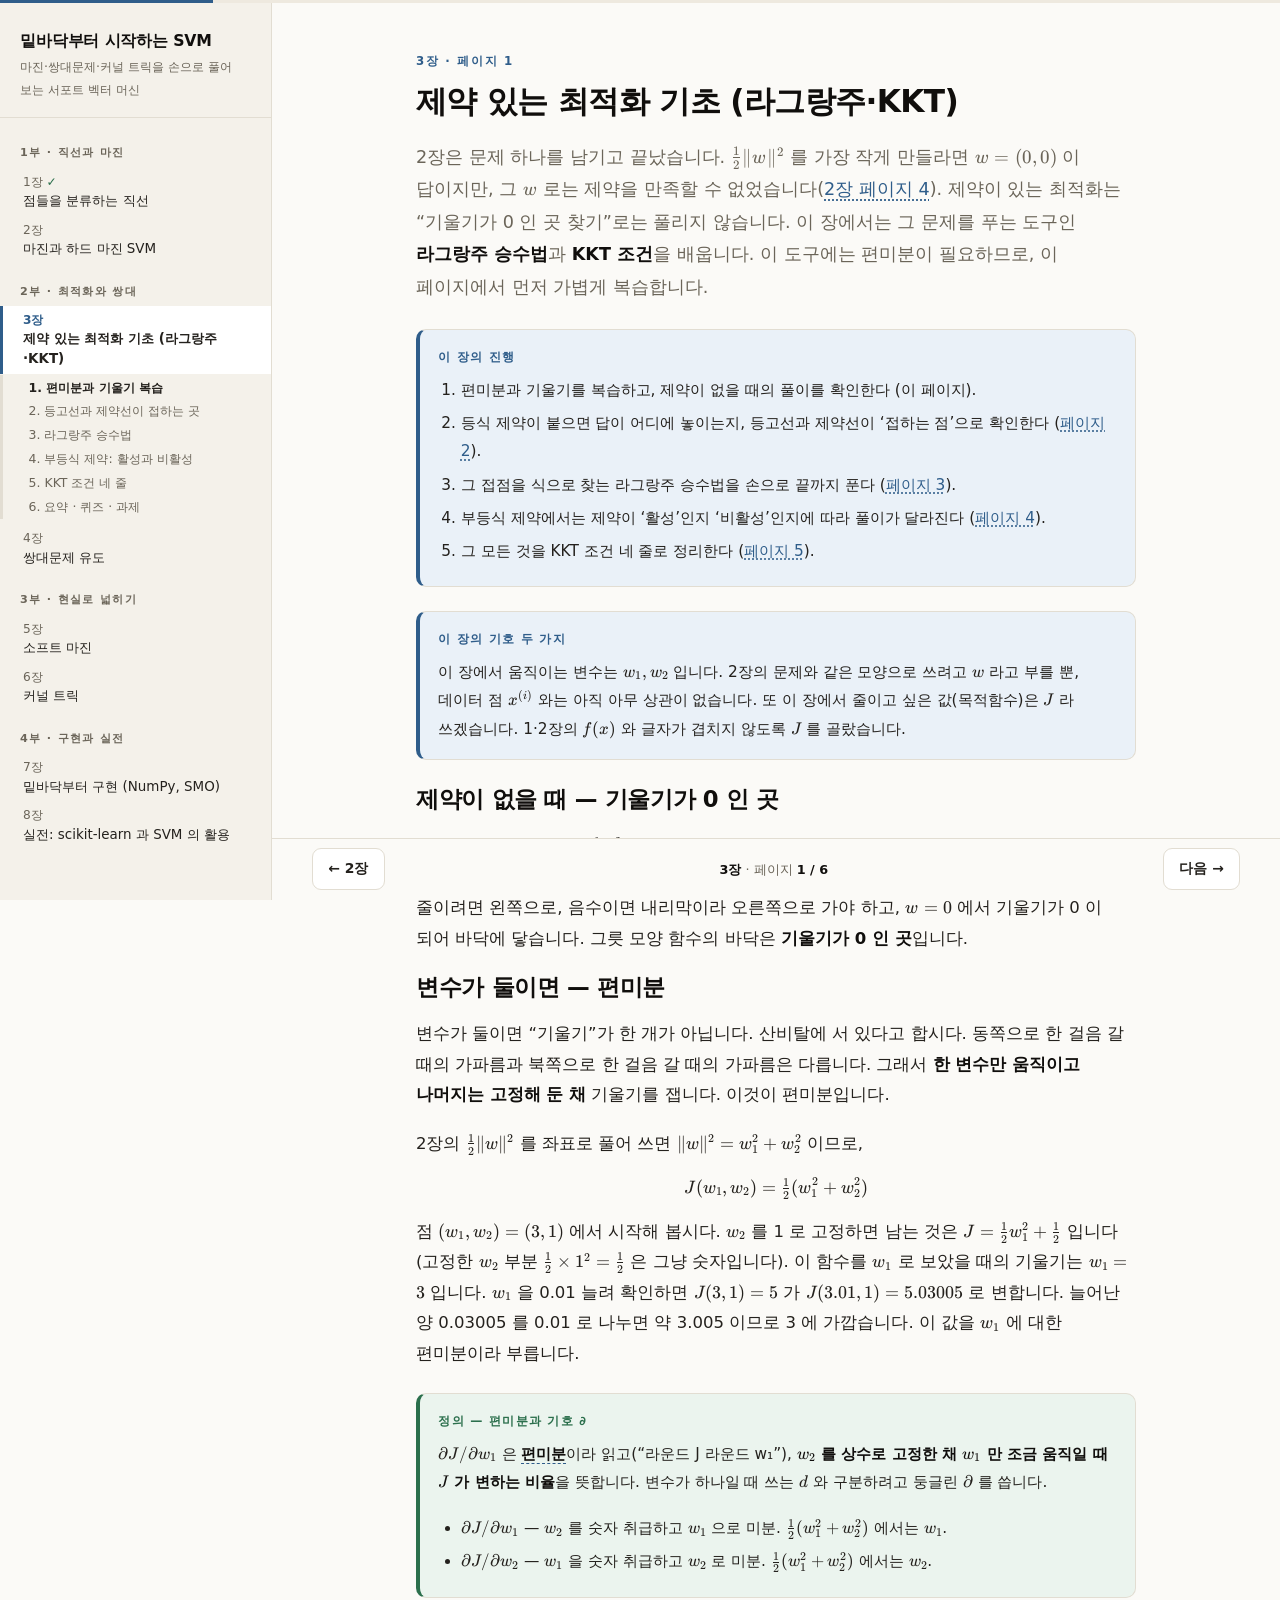
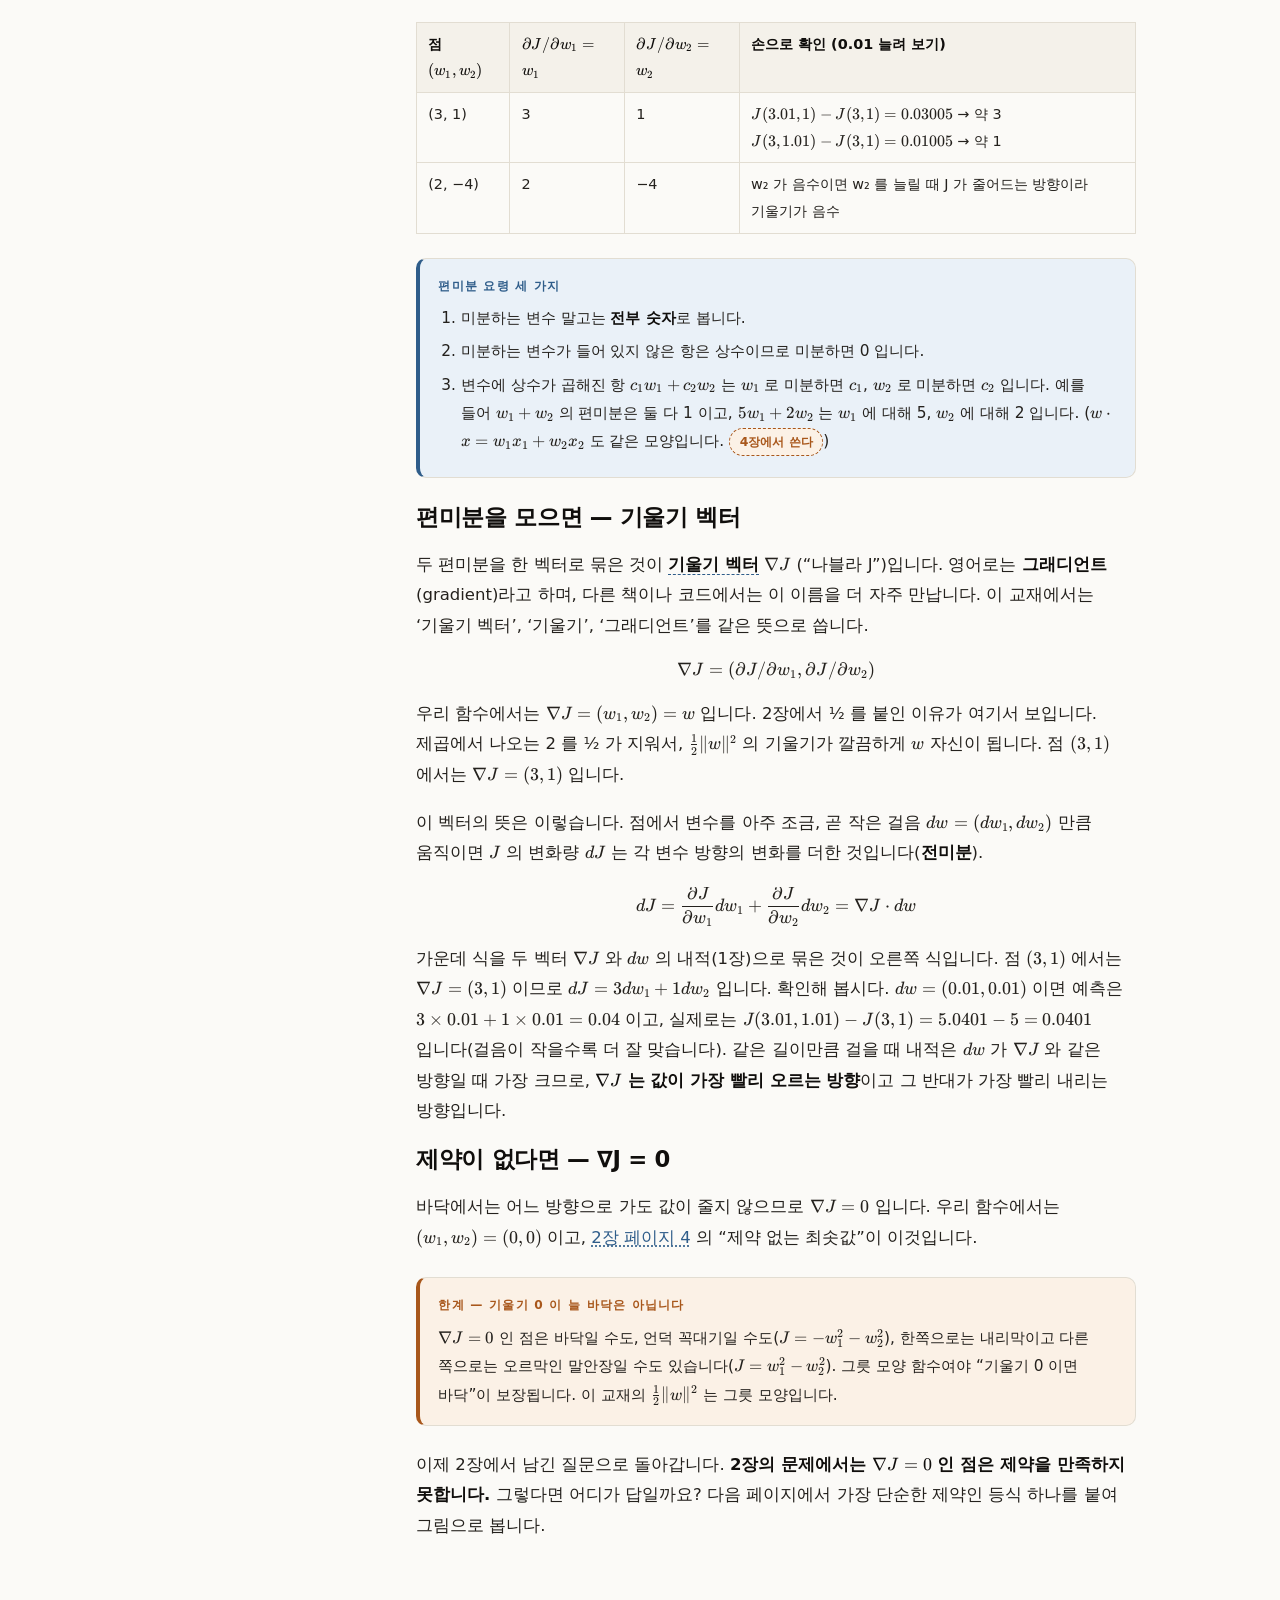
<file: docs/ch03.html>
<!DOCTYPE html>
<html lang="ko" data-chapter="ch03">
<head>
<meta charset="utf-8">
<meta name="viewport" content="width=device-width, initial-scale=1">
<title>3장 · 제약 있는 최적화 기초 (라그랑주·KKT) — 밑바닥부터 시작하는 SVM</title>
<link rel="stylesheet" href="assets/katex/katex.min.css">
<link rel="stylesheet" href="assets/book.css">
</head>
<body>

<main id="book"><div class="inner">

<!-- ─────────────────────────────────────────── 페이지 1 -->
<section class="screen" data-title="편미분과 기울기 복습">
  <p class="kicker">3장 · 페이지 1</p>
  <h1>제약 있는 최적화 기초 (라그랑주·KKT)</h1>

  <p class="lead">2장은 문제 하나를 남기고 끝났습니다. \(\tfrac12 \lVert w\rVert ^{2}\) 를 가장 작게 만들라면 \(w = (0, 0)\) 이 답이지만,
  그 \(w\) 로는 제약을 만족할 수 없었습니다(2장 페이지 4). 제약이 있는 최적화는 &ldquo;기울기가 0 인 곳 찾기&rdquo;로는 풀리지 않습니다.
  이 장에서는 그 문제를 푸는 도구인 <b>라그랑주 승수법</b>과 <b>KKT 조건</b>을 배웁니다. 이 도구에는 편미분이 필요하므로,
  이 페이지에서 먼저 가볍게 복습합니다.</p>

  <div class="box note">
    <p class="box-t">이 장의 진행</p>
    <ol>
      <li>편미분과 기울기를 복습하고, 제약이 없을 때의 풀이를 확인한다 (이 페이지).</li>
      <li>등식 제약이 붙으면 답이 어디에 놓이는지, 등고선과 제약선이 &lsquo;접하는 점&rsquo;으로 확인한다 (페이지 2).</li>
      <li>그 접점을 식으로 찾는 라그랑주 승수법을 손으로 끝까지 푼다 (페이지 3).</li>
      <li>부등식 제약에서는 제약이 &lsquo;활성&rsquo;인지 &lsquo;비활성&rsquo;인지에 따라 풀이가 달라진다 (페이지 4).</li>
      <li>그 모든 것을 KKT 조건 네 줄로 정리한다 (페이지 5).</li>
    </ol>
  </div>

  <div class="box note">
    <p class="box-t">이 장의 기호 두 가지</p>
    <p>이 장에서 움직이는 변수는 \(w_{1}, w_{2}\) 입니다. 2장의 문제와 같은 모양으로 쓰려고 \(w\) 라고 부를 뿐, 데이터 점
    \(x^{(i)}\) 와는 아직 아무 상관이 없습니다. 또 이 장에서 줄이고 싶은 값(목적함수)은 \(J\) 라 쓰겠습니다.
    1·2장의 \(f(x)\) 와 글자가 겹치지 않도록 \(J\) 를 골랐습니다.</p>
  </div>

  <h2>제약이 없을 때 — 기울기가 0 인 곳</h2>

  <p>변수가 하나인 \(J(w) = \tfrac12 w^{2}\) 부터 봅니다. 2장 페이지 4 에서 보았듯 \(w\) 를 조금 늘렸을 때 값이 늘어나는 비율,
  곧 <b>기울기</b>는 \(w\) 입니다(예: \(w = 2\) 에서 기울기 2). \(w\) 가 양수이면 오르막이라 줄이려면 왼쪽으로,
  음수이면 내리막이라 오른쪽으로 가야 하고, \(w = 0\) 에서 기울기가 0 이 되어 바닥에 닿습니다.
  그릇 모양 함수의 바닥은 <b>기울기가 0 인 곳</b>입니다.</p>

  <h2>변수가 둘이면 — 편미분</h2>

  <p>변수가 둘이면 &ldquo;기울기&rdquo;가 한 개가 아닙니다. 산비탈에 서 있다고 합시다. 동쪽으로 한 걸음 갈 때의 가파름과
  북쪽으로 한 걸음 갈 때의 가파름은 다릅니다. 그래서 <b>한 변수만 움직이고 나머지는 고정해 둔 채</b> 기울기를 잽니다.
  이것이 편미분입니다.</p>

  <p>2장의 \(\tfrac12 \lVert w\rVert ^{2}\) 를 좌표로 풀어 쓰면 \(\lVert w\rVert ^{2} = w_{1}^{2} + w_{2}^{2}\) 이므로,</p>
  <p style="text-align:center">\[J(w_{1}, w_{2}) = \tfrac12 (w_{1}^{2} + w_{2}^{2})\]</p>
  <p>점 \((w_{1}, w_{2}) = (3, 1)\) 에서 시작해 봅시다. \(w_{2}\) 를 1 로 고정하면 남는 것은 \(J = \tfrac12 w_{1}^{2} + \tfrac12 \) 입니다
  (고정한 \(w_{2}\) 부분 \(\tfrac12 \times 1^{2} = \tfrac12 \) 은 그냥 숫자입니다). 이 함수를 \(w_{1}\) 로 보았을 때의 기울기는 \(w_{1} = 3\) 입니다.
  \(w_{1}\) 을 0.01 늘려 확인하면 \(J(3, 1) = 5\) 가 \(J(3.01, 1) = 5.03005\) 로 변합니다. 늘어난 양 0.03005 를 0.01 로 나누면 약 3.005 이므로
  3 에 가깝습니다. 이 값을 \(w_{1}\) 에 대한 편미분이라 부릅니다.</p>

  <div class="box good">
    <p class="box-t">정의 — 편미분과 기호 ∂</p>
    <p>\(\partial J/\partial w_{1}\) 은 <b><span class="term" data-term="partial">편미분</span></b>이라 읽고(&ldquo;라운드 J 라운드 w₁&rdquo;), <b>\(w_{2}\) 를 상수로 고정한 채
    \(w_{1}\) 만 조금 움직일 때 \(J\) 가 변하는 비율</b>을 뜻합니다. 변수가 하나일 때 쓰는 \(d\) 와 구분하려고
    둥글린 \(\partial \) 를 씁니다.</p>
    <ul>
      <li>\(\partial J/\partial w_{1}\) — \(w_{2}\) 를 숫자 취급하고 \(w_{1}\) 으로 미분. \(\tfrac12 (w_{1}^{2}+w_{2}^{2})\) 에서는 \(w_{1}\).</li>
      <li>\(\partial J/\partial w_{2}\) — \(w_{1}\) 을 숫자 취급하고 \(w_{2}\) 로 미분. \(\tfrac12 (w_{1}^{2}+w_{2}^{2})\) 에서는 \(w_{2}\).</li>
    </ul>
  </div>

  <div class="table-wrap">
    <table>
      <tr><th>점 \((w_{1}, w_{2})\)</th><th>\(\partial J/\partial w_{1} = w_{1}\)</th><th>\(\partial J/\partial w_{2} = w_{2}\)</th><th>손으로 확인 (0.01 늘려 보기)</th></tr>
      <tr><td>(3, 1)</td><td>3</td><td>1</td><td>\(J(3.01,1) - J(3,1) = 0.03005\) → 약 3 <br>\(J(3,1.01) - J(3,1) = 0.01005\) → 약 1</td></tr>
      <tr><td>(2, −4)</td><td>2</td><td>−4</td><td>w₂ 가 음수이면 w₂ 를 늘릴 때 J 가 줄어드는 방향이라 기울기가 음수</td></tr>
    </table>
  </div>

  <div class="box note">
    <p class="box-t">편미분 요령 세 가지</p>
    <ol>
      <li>미분하는 변수 말고는 <b>전부 숫자</b>로 봅니다.</li>
      <li>미분하는 변수가 들어 있지 않은 항은 상수이므로 미분하면 0 입니다.</li>
      <li>변수에 상수가 곱해진 항 \(c_{1}w_{1} + c_{2}w_{2}\) 는 \(w_{1}\) 로 미분하면 \(c_{1}\), \(w_{2}\) 로 미분하면 \(c_{2}\) 입니다.
      예를 들어 \(w_{1} + w_{2}\) 의 편미분은 둘 다 1 이고, \(5w_{1} + 2w_{2}\) 는 \(w_{1}\) 에 대해 5, \(w_{2}\) 에 대해 2 입니다.
      (\(w\cdot x = w_{1}x_{1} + w_{2}x_{2}\) 도 같은 모양입니다. <span class="later">4장에서 쓴다</span>)</li>
    </ol>
  </div>

  <h2>편미분을 모으면 — 기울기 벡터</h2>

  <p>두 편미분을 한 벡터로 묶은 것이 <b><span class="term" data-term="gradient">기울기 벡터</span></b> \(\nabla J\) (&ldquo;나블라 J&rdquo;)입니다.
  영어로는 <b>그래디언트</b>(gradient)라고 하며, 다른 책이나 코드에서는 이 이름을 더 자주 만납니다. 이 교재에서는 &lsquo;기울기 벡터&rsquo;, &lsquo;기울기&rsquo;, &lsquo;그래디언트&rsquo;를 같은 뜻으로 씁니다.</p>
  <p style="text-align:center">\[\nabla J = ( \partial J/\partial w_{1} , \partial J/\partial w_{2} )\]</p>
  <p>우리 함수에서는 \(\nabla J = (w_{1}, w_{2}) = w\) 입니다. 2장에서 ½ 를 붙인 이유가 여기서 보입니다. 제곱에서 나오는 2 를 ½ 가 지워서,
  \(\tfrac12 \lVert w\rVert ^{2}\) 의 기울기가 깔끔하게 \(w\) 자신이 됩니다. 점 \((3, 1)\) 에서는 \(\nabla J = (3, 1)\) 입니다.</p>

  <p>이 벡터의 뜻은 이렇습니다. 점에서 변수를 아주 조금, 곧 작은 걸음 \(dw = (dw_{1}, dw_{2})\) 만큼 움직이면 \(J\) 의 변화량 \(dJ\) 는
  각 변수 방향의 변화를 더한 것입니다(<b>전미분</b>).</p>

  <p style="text-align:center">\[dJ = \frac{\partial J}{\partial w_{1}} dw_{1} + \frac{\partial J}{\partial w_{2}} dw_{2} = \nabla J\cdot dw\]</p>

  <p>가운데 식을 두 벡터 \(\nabla J\) 와 \(dw\) 의 내적(1장)으로 묶은 것이 오른쪽 식입니다. 점 \((3, 1)\) 에서는 \(\nabla J = (3, 1)\) 이므로
  \(dJ = 3dw_{1} + 1dw_{2}\) 입니다. 확인해 봅시다. \(dw = (0.01, 0.01)\) 이면 예측은
  \(3\times 0.01 + 1\times 0.01 = 0.04\) 이고, 실제로는 \(J(3.01, 1.01) - J(3, 1) = 5.0401 - 5 = 0.0401\) 입니다(걸음이 작을수록 더 잘 맞습니다). 같은 길이만큼 걸을 때 내적은
  \(dw\) 가 \(\nabla J\) 와 같은 방향일 때 가장 크므로, <b>\(\nabla J\) 는 값이 가장 빨리 오르는 방향</b>이고 그 반대가 가장 빨리 내리는 방향입니다.</p>

  <h2>제약이 없다면 — ∇J = 0</h2>

  <p>바닥에서는 어느 방향으로 가도 값이 줄지 않으므로 \(\nabla J = 0\) 입니다. 우리 함수에서는 \((w_{1}, w_{2}) = (0, 0)\) 이고, 2장 페이지 4 의 &ldquo;제약 없는 최솟값&rdquo;이 이것입니다.</p>

  <div class="box warn">
    <p class="box-t">한계 — 기울기 0 이 늘 바닥은 아닙니다</p>
    <p>\(\nabla J = 0\) 인 점은 바닥일 수도, 언덕 꼭대기일 수도(\(J = -w_{1}^{2}-w_{2}^{2}\)), 한쪽으로는 내리막이고 다른 쪽으로는 오르막인 말안장일 수도
    있습니다(\(J = w_{1}^{2} - w_{2}^{2}\)). 그릇 모양 함수여야 &ldquo;기울기 0 이면 바닥&rdquo;이 보장됩니다. 이 교재의 \(\tfrac12 \lVert w\rVert ^{2}\) 는 그릇 모양입니다.</p>
  </div>

  <p>이제 2장에서 남긴 질문으로 돌아갑니다. <b>2장의 문제에서는 \(\nabla J = 0\) 인 점은 제약을 만족하지 못합니다.</b> 그렇다면 어디가 답일까요?
  다음 페이지에서 가장 단순한 제약인 등식 하나를 붙여 그림으로 봅니다.</p>
</section>

<!-- ─────────────────────────────────────────── 페이지 2 -->
<section class="screen" data-title="등고선과 제약선이 접하는 곳">
  <p class="kicker">3장 · 페이지 2</p>
  <h2>등식 제약이 붙으면 — 접하는 점</h2>

  <p>가장 단순한 제약부터 시작합니다. 2장 페이지 5 에서 제약 1 과 3 을 더해 얻은 \(w_{1} + w_{2} \ge  1\) 을 기억하시나요? 그 경계인
  <b>등식</b> \(w_{1} + w_{2} = 1\) 을 지키면서 \(J = \tfrac12 (w_{1}^{2} + w_{2}^{2})\) 를 가장 작게 만드는 문제를 풉니다.</p>

  <div class="box good">
    <p class="box-t">이 페이지의 문제</p>
    <p style="text-align:center;font-size:1.1rem">\[\min _{w_{1},w_{2}} \;  \tfrac12 (w_{1}^{2} + w_{2}^{2}) \; \;  \text{s.t.} \;  w_{1} + w_{2} = 1\]</p>
    <p>이제 가능해는 평면 전체가 아니라 <b>직선 \(w_{1} + w_{2} = 1\) 위의 점들</b>뿐입니다. 원점 \((0, 0)\) 은 이 직선 위에 없습니다.</p>
  </div>

  <h3>직선 위의 점으로 계산해 보기</h3>

  <p>직선 위의 점은 \((w_{1}, w_{2}) = (t, 1-t)\) 로 쓸 수 있습니다(\(t\) 는 직선 위의 위치를 정하는 수입니다).
  이 점에서 \(J = \tfrac12 (t^{2} + (1-t)^{2}) = t^{2} - t + \tfrac12 \) 입니다. 몇 점을 직접 계산해 보면 이렇습니다.</p>

  <div class="table-wrap">
    <table>
      <tr><th>\(t\)</th><td>−1</td><td>0</td><td>¼</td><td><b>½</b></td><td>¾</td><td>1</td><td>2</td></tr>
      <tr><th>점 \((t, 1-t)\)</th><td>(−1, 2)</td><td>(0, 1)</td><td>(¼, ¾)</td><td><b>(½, ½)</b></td><td>(¾, ¼)</td><td>(1, 0)</td><td>(2, −1)</td></tr>
      <tr><th>\(J\)</th><td>2.5</td><td>0.5</td><td>0.3125</td><td><b>0.25</b></td><td>0.3125</td><td>0.5</td><td>2.5</td></tr>
    </table>
  </div>

  <p>\(t = \tfrac12 \), 곧 \((\tfrac12 , \tfrac12 )\) 에서 가장 작고 값은 \(\tfrac14 \) 입니다. 2장 페이지 5 에서 요령으로 보인 바로 그 답입니다.
  이번에는 답이 <b>왜 이 점이 되는지</b> 그림으로 이해해 봅시다.</p>

  <h3>등고선 — 같은 높이의 점들</h3>

  <p>지도의 등고선처럼, \(J\) 의 값이 같은 점들을 이은 곡선을 <b><span class="term" data-term="contour">등고선</span></b>이라 합니다.
  \(J = \tfrac12 (w_{1}^{2}+w_{2}^{2})\) 에서 \(J = 0.5\) 인 점은 \(w_{1}^{2}+w_{2}^{2} = 1\), 곧 원점을 중심으로 한 반지름 1 인 원입니다.
  \(J = \tfrac14 \) 이면 반지름 \(\sqrt{\tfrac12 } \approx  0.71\) 인 원입니다. <b>값이 클수록 큰 원</b>이고, 원점이 바닥입니다.</p>

  <p>그러면 문제는 이렇게 바뀝니다. <b>직선 위의 점 중에서, 가장 작은 원 위에 있는 점을 찾아라.</b></p>

  <ul>
    <li>원이 직선을 <b>가로지르면</b> 직선을 따라 한쪽으로 가는 동안 더 안쪽 원(더 작은 \(J\))으로 들어갈 수 있으니 아직 최소가 아닙니다.</li>
    <li>원이 직선에 <b>정확히 접하면</b> 직선 위 어느 쪽으로 가도 더 바깥 원으로 나가기만 합니다. 여기가 최소입니다.</li>
  </ul>

  <h3>직접 움직여 보기</h3>

  <p>결론은 위에 적었습니다. 아래 위젯은 직선 위의 점을 움직이며 그 점을 지나는 등고선(원)을 보이는 도구입니다. 점이 움직이면 원이 커지고 작아지는데,
  원이 직선에 접하는 순간을 찾아보세요.</p>

  <figure class="fig">
    <svg viewBox="0 0 380 356" role="img" aria-label="직선 w1+w2=1 위의 점 하나와 그 점을 지나는 등고선 원, 목적함수의 기울기 화살표와 제약식의 기울기 화살표" style="max-width:28rem">
      <defs><clipPath id="t-clip"><rect x="50" y="30" width="300" height="300"/></clipPath></defs>
      <g class="svg-line" stroke-width=".6">
      <path d="M110 30 V330"/><path d="M50 270 H350"/>
      <path d="M170 30 V330"/><path d="M50 210 H350"/>
      <path d="M230 30 V330"/><path d="M50 150 H350"/>
      <path d="M290 30 V330"/><path d="M50 90 H350"/>
      <path d="M350 30 V330"/><path d="M50 30 H350"/>
      </g>
      <g stroke-width="1.4" fill="none" style="stroke:var(--muted)"><path d="M50 210 H350"/><path d="M170 330 V30"/></g>
      <g class="svg-muted" font-size="10" text-anchor="middle">
      <text x="50" y="344">−2</text>
      <text x="110" y="344">−1</text>
      <text x="170" y="344">0</text>
      <text x="230" y="344">1</text>
      <text x="290" y="344">2</text>
      <text x="350" y="344">3</text>
      <text x="364" y="214" font-size="12" class="svg-fg">w₁</text><text x="170" y="20" font-size="12" class="svg-fg">w₂</text>
      </g><g class="svg-muted" font-size="10" text-anchor="end">
      <text x="43" y="333">−2</text>
      <text x="43" y="273">−1</text>
      <text x="43" y="153">1</text>
      <text x="43" y="93">2</text>
      <text x="43" y="33">3</text>
      </g>
      <g clip-path="url(#t-clip)">
        <path d="M50 30 L350 330" stroke-width="2.4" fill="none" style="stroke:var(--fg)"/>
        <circle id="t-circ" cx="170" cy="210" r="0" fill="none" stroke-width="2" style="stroke:var(--accent)"/>
        <path id="t-gh" d="" fill="none" stroke-width="2" style="stroke:var(--bad)"/>
        <path id="t-gj" d="" fill="none" stroke-width="3" style="stroke:var(--accent)"/>
      </g>
      <circle id="t-pt" cx="170" cy="210" r="6" style="fill:var(--fg)"/>
      <text x="262" y="296" font-size="12" font-weight="700" class="svg-fg">w₁ + w₂ = 1</text>
    </svg>
    <figcaption>검은 직선이 제약 \(w_{1} + w_{2} = 1\), 파란 원이 지금 점을 지나는 등고선입니다. 파란 굵은 화살표는 점에서의 \(\nabla J = (w_{1}, w_{2})\),
    빨간 화살표는 제약식 \(h = w_{1} + w_{2} - 1\) 의 기울기 \(\nabla h = (1, 1)\) 입니다(길이는 실제 값 그대로 그렸습니다).</figcaption>
  </figure>

  <div style="display:grid;grid-template-columns:auto minmax(8rem,16rem) 3.6rem;gap:.35rem .7rem;align-items:center;justify-content:center;font-size:.9rem;margin-bottom:.6rem">
    <label for="t-t">t</label><input id="t-t" type="range" min="-1" max="2" step="0.05" value="1.5" style="width:100%"><b id="t-tv">1.50</b>
  </div>

  <p style="text-align:center;font-size:.86rem;color:var(--muted);margin:.2rem 0 .8rem">조작 방법: 슬라이더를 끌어 \(t\) 를 바꾸면 점이 직선 위를 따라 움직이고, 원과 화살표와 아래 숫자가 따라 바뀝니다.</p>

  <div class="table-wrap">
    <table>
      <tr><th>현재 점 \((w_{1}, w_{2}) = (t, 1-t)\)</th><th>\(J = \tfrac12 (w_{1}^{2}+w_{2}^{2})\)</th><th>\(\nabla J = (w_{1}, w_{2})\)</th><th>평행한가? \(w_{1}\times 1 - w_{2}\times 1\)</th></tr>
      <tr><td id="t-p" style="font-weight:700"></td><td id="t-j" style="font-weight:700"></td><td id="t-g" style="font-weight:700"></td><td id="t-x" style="font-weight:700"></td></tr>
    </table>
  </div>

  <p id="t-note" style="text-align:center;font-weight:700;margin-top:.4rem"></p>

<script>
(function () {
  var $ = function (id) { return document.getElementById(id); };
  var st = $('t-t');
  function X(x) { return 170 + 60 * x; }
  function Y(y) { return 210 - 60 * y; }
  function fmt(v) { return (v < 0 ? '−' : '') + Math.abs(v).toFixed(2); }
  function f4(v) { return (v < 0 ? '−' : '') + Math.abs(v).toFixed(4).replace(/0+$/, '').replace(/\.$/, ''); }
  // (ox,oy) 에서 (ox+dx, oy+dy) 로 향하는 화살표 경로 (단위: 좌표)
  function arrow(ox, oy, dx, dy) {
    var len = Math.sqrt(dx * dx + dy * dy);
    if (len < 1e-9) return '';
    var px = X(ox), py = Y(oy), qx = X(ox + dx), qy = Y(oy + dy);
    var ux = (qx - px) / (60 * len), uy = (qy - py) / (60 * len), s = 9;
    function P(a, b) { return a.toFixed(1) + ',' + b.toFixed(1); }
    return 'M' + P(px, py) + ' L' + P(qx, qy) +
      ' M' + P(qx, qy) + ' L' + P(qx - s * ux + s * .5 * uy, qy - s * uy - s * .5 * ux) +
      ' M' + P(qx, qy) + ' L' + P(qx - s * ux - s * .5 * uy, qy - s * uy + s * .5 * ux);
  }
  function draw() {
    var k = Math.round(+st.value * 100), t = k / 100, w1 = t, w2 = 1 - t;
    var J = 0.5 * (w1 * w1 + w2 * w2), cr = (2 * k - 100) / 100;
    $('t-tv').textContent = fmt(t);
    $('t-pt').setAttribute('cx', X(w1)); $('t-pt').setAttribute('cy', Y(w2));
    $('t-circ').setAttribute('r', (60 * Math.sqrt(2 * J)).toFixed(2));
    $('t-gh').setAttribute('d', arrow(w1, w2, 1, 1));
    $('t-gj').setAttribute('d', arrow(w1, w2, w1, w2));
    $('t-p').textContent = '(' + fmt(w1) + ', ' + fmt(w2) + ')';
    $('t-j').textContent = '½(' + fmt(w1) + '² + ' + fmt(w2) + '²) = ' + f4(J);
    $('t-g').textContent = '(' + fmt(w1) + ', ' + fmt(w2) + ')';
    $('t-x').textContent = fmt(w1) + ' − ' + (w2 < 0 ? '(' + fmt(w2) + ')' : fmt(w2)) + ' = ' + fmt(cr);
    $('t-note').textContent =
        k === 50 ? '접합니다. ∇J 가 ∇h 와 같은 방향이고(∇J = ½ × ∇h), J = ¼ 로 직선 위에서 가장 작은 값입니다.'
      : k > 50   ? '원이 직선을 가로지릅니다. t 를 줄이면(왼쪽 위로 가면) 더 작은 원으로 들어갑니다.'
      :            '원이 직선을 가로지릅니다. t 를 키우면(오른쪽 아래로 가면) 더 작은 원으로 들어갑니다.';
  }
  st.addEventListener('input', draw);
  draw();
})();
</script>

  <div class="box note">
    <p class="box-t">이렇게 움직여 보세요</p>
    <ol>
      <li>처음 값 \(t = 1.5\), 곧 점 \((1.5, -0.5)\) 에서는 \(J = 1.25\) 이고 원이 직선을 가로지릅니다. 두 화살표(파랑·빨강)가 서로 다른 방향을 향합니다.</li>
      <li>\(t\) 를 0.5 쪽으로 줄여 가 보세요. 원이 점점 작아지다가 \(t = 0.5\) 에서 직선에 정확히 닿고, 두 화살표가 <b>같은 방향</b>으로 겹칩니다.
      표의 마지막 칸이 0 이 되는 것도 확인하세요.</li>
      <li>\(t = 0.5\) 를 지나 더 줄이면 원이 다시 커지며 직선을 가로지릅니다. 접점이 최소라는 것을 직접 확인할 수 있습니다.</li>
    </ol>
  </div>

  <h3>접한다는 것을 식으로 — 기울기가 평행하다</h3>

  <p>그림에서 본 &ldquo;두 화살표가 같은 방향&rdquo;이라는 사실이 접점을 식으로 나타내는 출발점입니다. 페이지 1 에서 본 대로, 점을 작은 걸음 \(dw\) 만큼 움직일 때 \(J\) 의 변화량은
  내적 \(dJ = \nabla J\cdot dw\) 로 나타낼 수 있고, 제약식 \(h\) 의 변화량도 같은 모양으로 \(dh = \nabla h\cdot dw\) 입니다. 이 식을 등고선과 제약선을 따라 움직이는 두 경우에 적용해 봅시다.</p>
  <ol>
    <li><b>등고선 위에서는 \(J\) 가 변하지 않습니다.</b> 등고선을 따라 움직이면 \(dJ = 0\), 곧 \(\nabla J\cdot dw = 0\) 입니다.
    내적이 0 이라는 것은 \(\nabla J\) 가 움직인 방향 \(dw\), 곧 등고선에 <b>수직</b>이라는 뜻입니다(1장의 내적과 수직).
    위젯의 원에서도 화살표 \(\nabla J\) 는 원의 반지름 방향, 곧 원에 수직입니다.</li>
    <li><b>제약선 \(h = 0\) 위에서는 \(h\) 가 늘 0 입니다.</b> 그래서 제약선을 따라 움직이면 \(h\) 의 변화도 0, 곧 \(dh = \nabla h\cdot dw = 0\) 이고,
    \(\nabla h\) 는 제약선에 수직입니다. \(h(w) = w_{1} + w_{2} - 1\) 이라 두면 \(\nabla h = (1, 1)\) 입니다.
    1장에서 직선 \(w\cdot x + b = 0\) 의 계수 벡터 \(w\) 가 직선에 수직인 법선 벡터였던 것과 같은 모양입니다.</li>
  </ol>
  <p>두 곡선이 접하면 접선 방향이 같으므로, 그 수직 방향도 같습니다. 따라서 접점에서는 <b>\(\nabla J\) 와 \(\nabla h\) 가 같은 직선 위에 놓입니다.</b>
  평행하다는 것은 한쪽이 다른 쪽의 몇 배라는 말이고, 위젯의 접점에서는 \(\nabla J = (\tfrac12 , \tfrac12 ) = \tfrac12  \times  (1, 1) = \tfrac12  \times  \nabla h\) 입니다.
  이 &ldquo;몇 배&rdquo;에 다음 페이지에서 이름을 붙입니다.</p>

  <div class="box good">
    <p class="box-t">이 페이지의 결론</p>
    <p>등식 제약 \(h(w) = 0\) 아래에서 \(J\) 가 최소인 점에서는 <b>\(\nabla J = (\text{어떤 수}) \times  \nabla h\)</b> 이고 \(h(w) = 0\) 입니다.
    미지수는 \(w_{1}, w_{2}\) 와 그 &ldquo;어떤 수&rdquo;까지 세 개이고, 식도 세 개이므로 풀 수 있습니다.</p>
  </div>
</section>

<!-- ─────────────────────────────────────────── 페이지 3 -->
<section class="screen" data-title="라그랑주 승수법">
  <p class="kicker">3장 · 페이지 3</p>
  <h2>라그랑주 승수법 — 접점을 식으로 찾기</h2>

  <p>페이지 2 의 결론을 식으로 다시 적어 봅시다. 풀려는 문제는 같습니다.</p>

  <p style="text-align:center">\[\min  \;  J(w_{1}, w_{2}) = \tfrac12 (w_{1}^{2} + w_{2}^{2}) \; \;  \text{s.t.} \;  h(w_{1}, w_{2}) = w_{1} + w_{2} - 1 = 0\]</p>

  <p>페이지 2 에서 최솟값이 되는 점은 <b>\(\nabla J = \lambda \nabla h\) 이고 \(h = 0\)</b> 인 점이라고 했습니다(\(\lambda \) 가 페이지 2 의 &ldquo;어떤 수&rdquo;입니다).
  \(\nabla J = \lambda \nabla h\) 는 성분이 둘이므로, 풀어 쓰면 식은 모두 셋입니다.</p>

  <p style="text-align:center">\[\begin{aligned}\partial J/\partial w_{1} &amp;= \lambda \, \partial h/\partial w_{1}\\ \partial J/\partial w_{2} &amp;= \lambda \, \partial h/\partial w_{2}\\ h(w_{1}, w_{2}) &amp;= 0\end{aligned}\]</p>

  <p>제약이 없을 때는 \(\nabla J = 0\) 인 점을 찾으면 됐지만(페이지 1), 제약이 붙으면 그 점이 제약을 어기므로 이 방식으로는 답을 구할 수 없습니다(이 장 페이지 1, 2장 페이지 4).
  <b>라그랑주 승수법</b>은 이 문제를 제약이 없는 문제로 바꿔 푸는 방법입니다. 제약식에 새 변수 \(\lambda \) 를 붙여 <b>라그랑지안</b>이라는 함수를 만들고,
  이 함수의 편미분이 모두 0 인 점을 찾습니다. 이 조건은 위의 세 식과 똑같습니다. 순서대로 따라가 봅시다.</p>

  <h3>1단계 — 라그랑지안을 정의하기</h3>

  <p>제약식 \(h\) 에 새 변수 \(\lambda \)(람다)를 곱해 목적함수에서 뺀 함수를 다음과 같이 정의합니다. 이 함수가 라그랑지안입니다.</p>

  <div class="box good">
    <p class="box-t">정의 — 라그랑지안과 라그랑주 승수</p>
    <p style="text-align:center;font-size:1.1rem">\[L(w_{1}, w_{2}, \lambda ) = J(w_{1}, w_{2}) - \lambda h(w_{1}, w_{2})\]</p>
    <ul>
      <li>\(L\) — <span class="term" data-term="lagrangian">라그랑지안</span>. 목적함수와 제약을 한 함수로 묶은 것입니다.</li>
      <li>\(\lambda \) — <b>라그랑주 승수</b>. 제약식 \(h\) 에 곱해 주는 수이며, 이 값도 \(w_{1}, w_{2}\) 처럼 풀어서 찾아야 하는 미지수입니다.</li>
    </ul>
    <p>우리 문제에서는 \(L = \tfrac12 (w_{1}^{2} + w_{2}^{2}) - \lambda (w_{1} + w_{2} - 1)\) 입니다.</p>
  </div>

  <div class="box note">
    <p class="box-t">왜 빼는가 — 부호는 약속입니다</p>
    <p>\(J - \lambda h\) 로 쓰든 \(J + \lambda h\) 로 쓰든 \(\lambda \) 의 부호만 뒤집힐 뿐 답 \(w\) 는 같습니다. 이 교재는 <b>빼는 쪽</b>으로 통일합니다.
    4장에서 SVM 의 제약 \(y(w\cdot x+b) - 1 \ge  0\) 을 같은 모양으로 쓰려고 미리 맞춘 것이고, 거기서는 \(\lambda \) 를 \(\alpha \) 라는 이름으로 부르게 됩니다.</p>
  </div>

  <h3>2단계 — 편미분을 전부 0 으로 놓기</h3>

  <p>이제 라그랑지안 \(L\) 의 편미분이 전부 0 이라는 조건을 생각합니다. \(L\) 은 \(w_{1}, w_{2}, \lambda \) 세 변수의 함수이므로 편미분이 셋입니다.
  페이지 1 의 요령대로 미분하는 변수 말고는 전부 숫자로 봅니다.</p>

  <div class="table-wrap">
    <table>
      <tr><th>편미분 = 0</th><th>계산</th></tr>
      <tr><td>\(\partial L/\partial w_{1} = 0\)</td><td>\(w_{1} - \lambda \times 1 = 0\) → \(w_{1} = \lambda \)</td></tr>
      <tr><td>\(\partial L/\partial w_{2} = 0\)</td><td>\(w_{2} - \lambda \times 1 = 0\) → \(w_{2} = \lambda \)</td></tr>
      <tr><td>\(\partial L/\partial \lambda  = 0\)</td><td>\(-(w_{1} + w_{2} - 1) = 0\) → \(w_{1} + w_{2} = 1\)</td></tr>
    </table>
  </div>

  <p>(\(w_{1}\) 로 미분할 때 \(\tfrac12 w_{2}^{2}\) 는 \(w_{1}\) 이 없는 항이라 0 이 되고, \(\lambda (w_{1}+w_{2}-1)\) 은 \(w_{1}\) 의 계수 \(\lambda \) 만 남습니다.)
  위 두 줄을 묶으면 \((w_{1}, w_{2}) = \lambda (1, 1)\), 곧 <b>\(\nabla J = \lambda \nabla h\)</b> 로 페이지 2 의 결론과 같습니다.
  세 번째 줄은 \(\lambda \) 로 편미분하면 제약식 \(h = 0\) 이 그대로 나온다는 뜻으로, 제약을 지켜야 한다는 조건이 식 안에 자동으로 들어 있습니다.</p>

  <h3>3단계 — 연립방정식을 풀기</h3>

  <p>첫째·둘째 줄에서 \(w_{1} = w_{2} = \lambda \) 이므로 셋째 줄에 넣으면 \(\lambda  + \lambda  = 1\), 곧 \(\lambda  = \tfrac12 \) 입니다. 따라서</p>

  <p style="text-align:center">\[w_{1} = w_{2} = \tfrac12 , \;  \lambda  = \tfrac12 , \;  J = \tfrac12 (\tfrac14  + \tfrac14 ) = \tfrac14 \]</p>

  <p>페이지 2 의 표에서 찾은 값과 같습니다. 검산합니다. 제약 \(\tfrac12  + \tfrac12  = 1\) ✓, 기울기 \(\nabla J = (\tfrac12 , \tfrac12 ) = \tfrac12  \times  (1, 1) = \lambda \nabla h\) ✓ 입니다.</p>

  <div class="box good">
    <p class="box-t">라그랑주 승수법 — 손으로 푸는 순서</p>
    <ol>
      <li>\(L = J - \lambda h\) 를 쓴다.</li>
      <li>모든 변수(\(w_{1}, w_{2}\) 와 \(\lambda \))로 편미분해 0 으로 놓는다.</li>
      <li>얻은 연립방정식을 푼다.</li>
    </ol>
  </div>

  <h3>\(\lambda \) 의 의미</h3>

  <p>\(\lambda \) 는 제약이 답을 밀어내는 힘의 세기입니다. 제약이 없을 때 최솟값이 되는 점의 조건은 \(\nabla J = 0\) 이었는데, 제약이 있으면 \(\nabla J = \lambda \nabla h\) 로 바뀝니다.
  \(J\) 는 \(-\nabla J\) 방향으로 내려가려 하고, 제약선이 이를 막으며 \(\lambda \nabla h\) 의 힘으로 반대쪽으로 밉니다. 두 힘이 같아지는 점이 답입니다.
  우리 문제의 \(\lambda  = \tfrac12 \) 은 \(\nabla J = (\tfrac12 , \tfrac12 )\) 가 \(\nabla h = (1, 1)\) 의 \(\tfrac12 \) 배라는 뜻입니다.
  \(\lambda  = 0\) 이면 \(\nabla J = 0\), 곧 제약이 작용하지 않는 경우입니다(페이지 4).</p>

  <p>\(\lambda \) 의 또 다른 의미는 숫자로 확인할 수 있습니다. 제약선을 \(w_{1} + w_{2} = c\) 로 옮기고 같은 방법으로 풀면 \(w_{1} = w_{2} = \lambda \), \(2\lambda  = c\) 이니 \(\lambda  = c/2\), 최솟값은
  \(J = \tfrac12 \times 2\times (c/2)^{2} = c^{2}/4\) 입니다. \(c = 1\) 에서 \(c\) 를 조금 올릴 때(직선이 원점에서 멀어집니다) 최솟값이 늘어나는 비율은 \(c^{2}/4\) 의 기울기 \(c/2 = \tfrac12 \) 로 \(\lambda \) 와 같습니다.</p>

  <p>따라서 \(\lambda \) 는 <b>제약을 한 단위 옮길 때 최솟값이 얼마나 변하는가</b>, 곧 제약이 답에 미치는 영향의 크기이기도 합니다.
  \(\lambda \) 의 숫자는 \(h\) 를 쓰는 방식에 따라 달라지므로(\(h\) 를 \(2h\) 로 쓰면 \(\lambda \) 는 절반) 값 자체보다 이런 뜻으로 읽습니다.</p>

  <div class="box warn">
    <p class="box-t">한계 — 편미분 0 인 점이 늘 최솟값은 아닙니다</p>
    <p>이 방법이 주는 것은 <b>후보 점</b>입니다. 목적함수가 그릇 모양이 아니면 후보가 최대나 말안장일 수 있습니다. 예를 들어 같은 제약 아래서
    \(w_{1}w_{2}\) 를 작게 하려 하면 \(L = w_{1}w_{2} - \lambda (w_{1}+w_{2}-1)\) 의 편미분 0 에서 \(w_{2} = \lambda \), \(w_{1} = \lambda \), 곧 똑같이 \((\tfrac12 , \tfrac12 )\) 가 나옵니다.
    그런데 직선 위 점 \((t, 1-t)\) 에서 \(w_{1}w_{2} = t(1-t)\) 는 \(t = \tfrac12 \) 에서 <b>최대</b> ¼ 이고 \(t\) 를 크게 하면 한없이 작아져서 최솟값이 아예 없습니다.
    그릇 모양 목적함수 \(\tfrac12 \lVert w\rVert ^{2}\) 와 직선 제약의 조합에서는 후보가 곧 답입니다(증명은 생략합니다). 이 교재는 이 사실을 전제로 합니다.</p>
  </div>

  <p>지금까지는 변수가 둘이고 제약이 하나인 문제를 풀었습니다. 변수가 더 많아도, 제약이 여러 개여도 방법은 같습니다. 제약이 \(m\) 개이면
  제약마다 승수 \(\lambda _{i}\) 가 하나씩 생기고, 라그랑지안은 \(L = J - \lambda _{1}h_{1} - \cdots  - \lambda _{m}h_{m}\) 입니다.
  4장에서 쓰는 것은 이 결과뿐이므로, 왜 그렇게 되는지 궁금하지 않다면 아래 접는 상자는 건너뛰어도 됩니다.</p>

  <details class="fold">
    <summary>더 깊이 — 일반적인 형태와, 이 방법이 통하는 이유</summary>
    <div class="fold-body">
      <p><b>일반적인 형태.</b> 방법 자체는 변수 개수와 상관없습니다. 제약식 \(h(w) = 0\) 이 있을 때 \(n\) 개 변수 \(w = (w_{1}, \dots , w_{n})\) 의 함수 \(J(w)\) 가
      극소 또는 극대가 되는 점(<b>극점</b>)을 찾으려면, 라그랑지안 \(L(w, \lambda ) = J(w) - \lambda h(w)\) 를 만들고 모든 변수로 편미분한 값을 0 으로 놓습니다.</p>

      <p style="text-align:center">\[\nabla _{w}L = \nabla J - \lambda \nabla h = 0, \qquad \frac{\partial L}{\partial \lambda } = -h(w) = 0\]</p>

      <p>\(\nabla _{w}L\) 은 \(L\) 을 \(w\) 의 성분으로만 편미분해 모은 기울기입니다. 풀어 쓰면 위 식은 <b>\(\nabla J = \lambda \nabla h\) 이고 \(h(w) = 0\)</b> 이라는 말로,
      페이지 2 의 결론과 같은 모양입니다. 미지수는 \(w\) 의 \(n\) 개 성분과 \(\lambda \) 를 합쳐 \(n + 1\) 개이고, 식도 \(n + 1\) 개입니다.</p>

      <p><b>왜 통하는가 — 변수가 많아도 같은 논리.</b> 페이지 2 에서는 변수가 둘인 그림으로 &ldquo;기울기가 평행하다&rdquo;를 보았습니다. 변수가 \(n\) 개인 경우에도
      제약 \(h(w) = 0\) 아래의 극점에서 \(\nabla J\) 와 \(\nabla h\) 가 평행하다는 것(\(\nabla h \ne 0\) 일 때)을 네 단계로 따라가 봅니다.</p>

      <ol>
        <li><b>움직일 수 있는 곳.</b> \(h(w) = 0\) 을 만족하는 점들은 \(n - 1\) 차원의 곡면입니다(\(n = 2\) 이면 곡선, \(n = 3\) 이면 곡면). 우리는 이 곡면 위에서만 움직일 수 있습니다.</li>
        <li><b>\(\nabla h\) 는 곡면에 수직입니다.</b> 곡면 위의 이동 방향 \(dw\) 는 곡면의 접선 방향입니다. 곡면 위에서는 \(h\) 가 늘 0 이라 \(dh = \nabla h\cdot dw = 0\) 이므로,
        \(\nabla h\) 는 모든 접선 방향에 수직입니다.</li>
        <li><b>극점에서는 \(\nabla J\) 도 곡면에 수직입니다.</b> 접선 방향 \(dw\) 로 움직이면 \(J\) 는 \(dJ = \nabla J\cdot dw\) 만큼 변합니다. 이 값이 0 이 아니면
        \(dw\) 와 \(-dw\) 중 한쪽은 \(J\) 를 줄이고 다른 쪽은 늘립니다(둘 다 곡면 위의 방향입니다). 그러면 극점이 아닙니다. 그러므로 극점에서는 모든 접선 방향에 대해 \(\nabla J\cdot dw = 0\), 곧 \(\nabla J\) 도 곡면에 수직입니다.</li>
        <li><b>따라서 \(\nabla J\) 와 \(\nabla h\) 는 평행합니다.</b> \(n\) 차원에서 \(n - 1\) 차원인 접선 방향들에 수직인 방향은 한 줄(1차원)뿐입니다. \(\nabla J\) 와 \(\nabla h\) 가 둘 다 이 한 줄 위에 있으므로
        한쪽이 다른 쪽의 상수배, \(\nabla J = \lambda \nabla h\) 입니다. (\(\nabla h = 0\) 이면 한 줄이 정해지지 않아서 이 논리가 쓰이지 않습니다. 그래서 \(\nabla h \ne 0\) 을 조건으로 둡니다.)</li>
      </ol>

      <p>이렇게 얻은 \(\nabla J = \lambda \nabla h\) 가 위에서 \(L\) 의 편미분을 0 으로 놓아 얻은 식과 같은 말입니다. 다만 이것은 <b>극점의 후보를 찾는 조건</b>이어서, 위 &lsquo;한계&rsquo; 상자처럼 후보가 최댓값이나 말안장일 수도 있습니다.</p>

      <p><b>제약이 여러 개일 때.</b> 제약이 \(h_{1}(w) = 0, \; \dots , \; h_{m}(w) = 0\) 으로 \(m\) 개이면 같은 논리가 이어집니다.
      \(m < n\) 이고 \(\nabla h_{1}, \dots , \nabla h_{m}\) 이 서로 독립(예컨대 두 개라면 한쪽이 다른 쪽의 상수배가 아닌 경우)이라고 합니다.</p>
      <ol>
        <li>모든 제약을 만족하는 점들은 \(n - m\) 차원의 곡면입니다.</li>
        <li>곡면 위에서는 각 \(h_{i}\) 가 늘 0 이므로, 접선 방향 \(dw\) 는 \(\nabla h_{i}\cdot dw = 0\) 을 <b>모든</b> \(i\) 에 대해 만족합니다. 곧 \(\nabla h_{1}, \dots , \nabla h_{m}\) 이 모두 접선 방향에 수직입니다.</li>
        <li>극점에서는 앞과 같은 이유로 \(\nabla J\) 도 모든 접선 방향에 수직입니다.</li>
        <li><b>접선 방향에 수직인 방향 전체는 \(m\) 차원입니다.</b> \(n\) 차원 공간에서 접선 방향이 \(n - m\) 차원이므로, 거기에 수직인 방향은 나머지 \(m\) 차원입니다.
        예를 들어 \(n = 3, m = 2\) 이면 두 평면이 만나는 직선이 접선 방향(1차원)이고, 이 직선에 수직인 방향 전체는 평면, 곧 2 차원입니다.</li>
        <li>\(\nabla h_{1}, \dots , \nabla h_{m}\) 은 모두 이 \(m\) 차원 안에 있고 서로 독립이므로, 이들만으로 그 안의 모든 방향을 만들 수 있습니다(예에서는 두 평면의 법선 \(\nabla h_{1}, \nabla h_{2}\) 가 그 평면의 모든 방향을 만듭니다).
        \(\nabla J\) 도 이 안에 있으므로 이들에 각각 수를 곱해 더한 합(<b>일차결합</b>)으로 쓸 수 있습니다.</li>
      </ol>

      <p style="text-align:center">\[\nabla J = \lambda _{1}\nabla h_{1} + \lambda _{2}\nabla h_{2} + \cdots  + \lambda _{m}\nabla h_{m}\]</p>

      <p>모든 변수(\(w\) 의 \(n\) 개 성분과 \(\lambda _{1}, \dots , \lambda _{m}\))로 편미분해 0 으로 놓으면 식 \(n + m\) 개로 미지수 \(n + m\) 개를 풀게 됩니다.</p>
    </div>
  </details>

  <p>4장에서 SVM 은 점마다 제약이 하나씩이라 승수 \(\alpha \) 가 점마다 하나씩 생깁니다.</p>

  <p>지금까지는 제약이 등식(\(=\))이었습니다. 하지만 2장의 제약은 \(y(w\cdot x+b) \ge  1\) 이라는 <b>부등식</b>입니다. 부등식에서는 무엇이 달라질까요?</p>
</section>

<!-- ─────────────────────────────────────────── 페이지 4 -->
<section class="screen" data-title="부등식 제약: 활성과 비활성">
  <p class="kicker">3장 · 페이지 4</p>
  <h2>부등식 제약 — 제약이 작용하는가, 작용하지 않는가</h2>

  <p>제약을 부등식으로 바꿉니다. 이 교재는 부등식을 항상 <b>&ldquo;식 ≥ 0&rdquo; 꼴</b>로 씁니다. 2장의 \(y(w\cdot x+b) \ge  1\) 도 1 을 좌변으로 옮겨
  \(y(w\cdot x+b) - 1 \ge  0\) 으로 쓰면 이 꼴입니다. 그 왼쪽 식을 \(g\) 라 두고 라그랑지안은 같은 방식으로
  \(L = J - \lambda g\) 로 씁니다.</p>

  <h3>예 A — 제약이 경계에서 작용한다</h3>

  <div class="box good">
    <p class="box-t">문제 A</p>
    <p style="text-align:center;font-size:1.1rem">\[\min  \;  \tfrac12 (w_{1}^{2} + w_{2}^{2}) \; \;  \text{s.t.} \;  g(w) = w_{1} + w_{2} - 1 \ge  0\]</p>
    <p>가능해는 직선 \(w_{1} + w_{2} = 1\) 과 그 오른쪽 위 영역 전체입니다. 원점은 \(g = -1\) 이라 가능해 밖입니다.</p>
  </div>

  <p>이제 답이 <b>경계(직선) 위</b>에 있을지 <b>영역 안쪽</b>에 있을지 모릅니다. 두 경우를 나누어 각각 가정하고, 모순이 없는 쪽을 고릅니다.</p>

  <div class="table-wrap">
    <table>
      <tr><th>가정</th><th>그 가정에서 풀면</th><th>결과</th></tr>
      <tr><td><b>제약이 작용하지 않는다</b> (\(\lambda  = 0\))</td><td>\(L = J\) 가 되어 제약 없는 문제와 같음 → \(\nabla J = w = 0\), \(w = (0, 0)\)</td><td>\(g = 0 + 0 - 1 = -1 &lt; 0\), 가능해가 아님 → <b>탈락</b></td></tr>
      <tr><td><b>제약이 경계에서 작용한다</b> (\(g = 0\))</td><td>페이지 3 과 같음 → \(w = (\tfrac12 , \tfrac12 )\), \(\lambda  = \tfrac12 \)</td><td>\(\lambda  = \tfrac12  \ge  0\) ✓ → <b>통과</b></td></tr>
    </table>
  </div>

  <p>답은 페이지 3 과 같은 \(w = (\tfrac12 , \tfrac12 )\), \(J = \tfrac14 \) 이고, 제약이 \(g = 0\) 으로 <b>정확히 닿아 있습니다.</b></p>

  <figure class="fig">
<svg viewBox="0 0 380 340" role="img" aria-label="예 A. 가능해 영역은 w₁+w₂ ≥ 1 인 직선 오른쪽 위. 제약 없는 최솟값 원점은 영역 밖이고, 답 (½,½) 은 경계 위에서 등고선이 직선에 닿는 점이며 ∇J 가 영역 안쪽을 향한다" style="max-width:28rem">
<polygon points="380.0,298.0 380.0,0.0 82.0,0.0" style="fill:var(--accent-bg)"/>
<g class="svg-line" stroke-width=".6">
<path d="M66 8 V332"/><path d="M8 294 H372"/>
<path d="M128 8 V332"/><path d="M8 232 H372"/>
<path d="M190 8 V332"/><path d="M8 170 H372"/>
<path d="M252 8 V332"/><path d="M8 108 H372"/>
<path d="M314 8 V332"/><path d="M8 46 H372"/>
</g>
<g stroke-width="1.4" fill="none" style="stroke:var(--muted)"><path d="M8 170 H372"/><path d="M190 332 V8"/></g>
<g class="svg-muted" font-size="12"><text x="362" y="186" class="svg-fg">w₁</text><text x="198" y="20" class="svg-fg">w₂</text></g>
<g class="svg-muted" font-size="10" text-anchor="middle"><text x="66" y="184">-2</text><text x="128" y="184">-1</text><text x="252" y="184">1</text><text x="314" y="184">2</text></g>
<g class="svg-muted" font-size="10" text-anchor="end"><text x="185" y="297">-2</text><text x="185" y="235">-1</text><text x="185" y="111">1</text><text x="185" y="49">2</text></g>
<g fill="none" stroke-width="1" style="stroke:var(--muted);stroke-dasharray:4 3">
<circle cx="190" cy="170" r="21.7"/>
<circle cx="190" cy="170" r="68.2"/>
<circle cx="190" cy="170" r="93.0"/>
<circle cx="190" cy="170" r="117.8"/>
</g>
<circle cx="190" cy="170" r="43.8" fill="none" stroke-width="1.6" style="stroke:var(--fg)"/>
<path d="M0.0 -82.0 L380.0 298.0" stroke-width="2.4" fill="none" style="stroke:var(--fg)"/>
<path d="M221.0 139.0 L252.0 108.0" stroke-width="2.6" fill="none" style="stroke:var(--accent)"/><path d="M252.0 108.0 L249.0 115.4 L244.6 111.0 Z" style="fill:var(--accent)"/>
<circle cx="190" cy="170" r="5" stroke-width="2" style="fill:var(--bg);stroke:var(--bad)"/>
<circle cx="221.0" cy="139.0" r="6" style="fill:var(--accent)"/>
<g font-size="11" class="svg-fg" style="paint-order:stroke;stroke:var(--bg);stroke-width:3.5px;stroke-linejoin:round">
<text x="190" y="202" text-anchor="middle" style="fill:var(--bad)">(0, 0) 가능해 밖 → 탈락</text>
<text x="231" y="161">답 (½, ½), λ = ½ ≥ 0</text>
<text x="255" y="101" style="fill:var(--accent)">∇J</text>
<text x="280" y="71" class="svg-muted">가능해 영역 g ≥ 0</text>
<text x="119" y="24" text-anchor="end" class="svg-muted">경계 g = 0</text>
</g></svg>
    <figcaption>점선과 굵은 원은 \(J\) 의 등고선(원점을 중심으로 한 원)이고, 파란 영역이 가능해 영역입니다. 제약 없는 최솟값인 원점(빨간 빈 동그라미)은 영역 밖이라 탈락하고, 등고선이 경계 직선에 정확히 닿는 점 \((\tfrac12 , \tfrac12 )\) 이 답입니다. 이 점에서 \(\nabla J\)(화살표)는 가능해 영역 안쪽을 향합니다.</figcaption>
  </figure>

  <h3>예 B — 제약이 있어도 무관하다</h3>

  <p>같은 목적함수에서 제약만 한 칸 옮깁니다.</p>

  <div class="box good">
    <p class="box-t">문제 B</p>
    <p style="text-align:center;font-size:1.1rem">\[\min  \;  \tfrac12 (w_{1}^{2} + w_{2}^{2}) \; \;  \text{s.t.} \;  g(w) = w_{1} + w_{2} + 1 \ge  0\]</p>
    <p>이번에는 원점이 \(g = 0 + 0 + 1 = 1 > 0\) 이라 가능해 <b>안쪽</b>에 들어 있습니다.</p>
  </div>

  <div class="table-wrap">
    <table>
      <tr><th>가정</th><th>그 가정에서 풀면</th><th>결과</th></tr>
      <tr><td><b>제약이 작용하지 않는다</b> (\(\lambda  = 0\))</td><td>\(w = (0, 0)\)</td><td>\(g = 1 \ge  0\) 가능해 ✓ → <b>통과</b></td></tr>
      <tr><td><b>제약이 경계에서 작용한다</b> (\(g = 0\))</td><td>\(w_{1} + w_{2} = -1\), 그리고 \(w_{1} = w_{2} = \lambda \) → \(\lambda  = -\tfrac12 \), \(w = (-\tfrac12 , -\tfrac12 )\)</td><td>\(\lambda  = -\tfrac12  &lt; 0\) → <b>탈락</b> (이유는 아래)</td></tr>
    </table>
  </div>

  <p>답은 제약이 없던 때와 같은 \(w = (0, 0)\) 이고 \(\lambda  = 0\) 입니다. 제약이 <b>답에 영향을 주지 않는</b> 문제입니다.
  경계 위의 \((-\tfrac12 , -\tfrac12 )\) 는 가능해이긴 해도 \(J = \tfrac14 \) 로 원점의 \(J = 0\) 보다 큽니다.</p>

  <figure class="fig">
<svg viewBox="0 0 380 340" role="img" aria-label="예 B. 가능해 영역은 w₁+w₂ ≥ −1 인 직선 오른쪽 위로 원점을 품는다. 답은 영역 안쪽의 원점이고, 경계 위 (−½,−½) 는 ∇J 가 영역 바깥을 향해 탈락한다" style="max-width:28rem">
<polygon points="298.0,340.0 380.0,340.0 380.0,0.0 0.0,0.0 0.0,42.0" style="fill:var(--accent-bg)"/>
<g class="svg-line" stroke-width=".6">
<path d="M66 8 V332"/><path d="M8 294 H372"/>
<path d="M128 8 V332"/><path d="M8 232 H372"/>
<path d="M190 8 V332"/><path d="M8 170 H372"/>
<path d="M252 8 V332"/><path d="M8 108 H372"/>
<path d="M314 8 V332"/><path d="M8 46 H372"/>
</g>
<g stroke-width="1.4" fill="none" style="stroke:var(--muted)"><path d="M8 170 H372"/><path d="M190 332 V8"/></g>
<g class="svg-muted" font-size="12"><text x="362" y="186" class="svg-fg">w₁</text><text x="198" y="20" class="svg-fg">w₂</text></g>
<g class="svg-muted" font-size="10" text-anchor="middle"><text x="66" y="184">-2</text><text x="128" y="184">-1</text><text x="252" y="184">1</text><text x="314" y="184">2</text></g>
<g class="svg-muted" font-size="10" text-anchor="end"><text x="185" y="297">-2</text><text x="185" y="235">-1</text><text x="185" y="111">1</text><text x="185" y="49">2</text></g>
<g fill="none" stroke-width="1" style="stroke:var(--muted);stroke-dasharray:4 3">
<circle cx="190" cy="170" r="21.7"/>
<circle cx="190" cy="170" r="68.2"/>
<circle cx="190" cy="170" r="93.0"/>
<circle cx="190" cy="170" r="117.8"/>
</g>
<circle cx="190" cy="170" r="43.8" fill="none" stroke-width="1.6" style="stroke:var(--fg)"/>
<path d="M0.0 42.0 L380.0 422.0" stroke-width="2.4" fill="none" style="stroke:var(--fg)"/>
<path d="M159.0 201.0 L128.0 232.0" stroke-width="2.6" fill="none" style="stroke:var(--bad)"/><path d="M128.0 232.0 L131.0 224.6 L135.4 229.0 Z" style="fill:var(--bad)"/>
<circle cx="159.0" cy="201.0" r="5" stroke-width="2" style="fill:var(--bg);stroke:var(--bad)"/>
<circle cx="190" cy="170" r="6" style="fill:var(--accent)"/>
<g font-size="11" class="svg-fg" style="paint-order:stroke;stroke:var(--bg);stroke-width:3.5px;stroke-linejoin:round">
<text x="200" y="160">답 (0, 0), λ = 0 (제약 무관)</text>
<text x="173" y="227" style="fill:var(--bad)">(−½, −½) λ = −½ → 탈락</text>
<text x="124" y="250" text-anchor="end" style="fill:var(--bad)">∇J</text>
<text x="252" y="52" class="svg-muted">가능해 영역 g ≥ 0</text>
</g></svg>
    <figcaption>원점이 가능해 영역 안쪽에 있어서, 제약 없는 최솟값이 그대로 답입니다. 경계 위의 \((-\tfrac12 , -\tfrac12 )\)(빨간 빈 동그라미)에서는 \(\nabla J\)(빨간 화살표)가 영역 바깥을 향합니다. 그 점에서 \(J\) 를 줄이려면 오히려 영역 안쪽(원점 쪽)으로 가야 하므로 답이 아닙니다.</figcaption>
  </figure>

  <div class="box good">
    <p class="box-t">정의 — 활성과 비활성</p>
    <p>최적해에서 \(g = 0\) 으로 경계에 닿아 있는 제약을 <span class="term" data-term="active">활성 제약</span>, \(g > 0\) 으로 여유가 있는 제약을
    <span class="term" data-term="inactive">비활성 제약</span>이라 합니다. 예 A 의 제약은 활성이고 \(\lambda  = \tfrac12  > 0\), 예 B 의 제약은 비활성이고 \(\lambda  = 0\) 입니다.
    <b>둘 중 하나는 반드시 0 입니다. 제약의 여유 \(g\) 가 0 이거나, \(\lambda \) 가 0 입니다.</b></p>
  </div>

  <h3>왜 부등식에서는 λ ≥ 0 이어야 하나</h3>

  <p>예 B 에서 탈락한 이유를 짚어 봅시다. 비탈에 놓인 공을 떠올립니다. 공은 \(J\) 가 줄어드는 방향(\(-\nabla J\))으로 굴러가려 하고, <b>벽</b>(제약의 경계)이 그것을 막습니다.
  벽은 공을 가능해 영역 쪽으로 밀 수는 있어도, 영역 바깥으로 <b>잡아당길 수는 없습니다.</b>
  경계에 멈춘 공은 \(-\nabla J\) 방향, 곧 영역 바깥으로 굴러가려 합니다. 영역 바깥은 \(-\nabla g\) 방향이므로 \(-\nabla J\) 와 \(-\nabla g\) 는 같은 쪽을 향합니다.
  그러므로 \(\nabla J = \lambda \nabla g\) 에서 <b>\(\lambda  \ge  0\)</b> 이어야 합니다. 예 A 는 \(\nabla J = (\tfrac12 , \tfrac12 ) = \tfrac12 (1, 1)\) 로 맞고,
  예 B 의 경계 점 \((-\tfrac12 , -\tfrac12 )\) 는 \(\nabla J = (-\tfrac12 , -\tfrac12 ) = -\tfrac12  (1, 1)\) 로 부호가 거꾸로입니다. 그 점에서 \(J\) 가 줄어드는 방향은 오히려 가능해 안쪽(원점 쪽)이라
  벽이 막고 있는 것이 아닙니다. 등식 제약에서는 이런 제한이 없어서 \(\lambda \) 가 음수여도 됩니다(경계 양쪽 어디로도 못 나가기 때문입니다).</p>

  <h3>변수 하나로 줄여 보기</h3>

  <p>예 A·B 를 변수 하나로 줄여 같은 풀이를 반복해 봅시다. \(\min  \tfrac12 w^{2}  \text{s.t.}  g(w) = w - 1 \ge  0\) 에서는 \(L = \tfrac12 w^{2} - \lambda (w - 1)\) 이므로
  \(\partial L/\partial w = w - \lambda  = 0\), 곧 \(w = \lambda \) 입니다. 비활성(\(\lambda  = 0\))이면 \(w = 0\) 이 \(g = -1 &lt; 0\) 으로 탈락하고,
  활성(\(g = 0\))이면 \(w = 1\), \(\lambda  = 1 \ge  0\) 으로 통과해 답은 \(w = 1\) 입니다. 제약이 \(w \ge  -1\) 이면 비활성 \(w = 0\) 이 통과하고
  (\(g = 1 \ge  0\)), 활성은 \(\lambda  = -1 &lt; 0\) 으로 탈락해 제약이 답과 무관합니다.</p>

  <p>SVM 의 제약은 점마다 하나씩, 여러 개입니다. 그중 어떤 것은 활성이고 어떤 것은 비활성일 텐데, 어느 쪽인지를 어떻게 알아낼까요? 다음 페이지에서 이 모든 것을 한 묶음의 조건으로 정리합니다.</p>
</section>

<!-- ─────────────────────────────────────────── 페이지 5 -->
<section class="screen" data-title="KKT 조건 네 줄">
  <p class="kicker">3장 · 페이지 5</p>
  <h2>KKT 조건 네 줄 읽기</h2>

  <p>페이지 3~4 에서 한 일을 일반적인 모양으로 정리합니다. 목적함수 \(J(w)\) 와 부등식 제약 \(g_{1}(w) \ge  0, \ldots , g_{m}(w) \ge  0\) 이 있고,
  제약마다 승수 \(\lambda _{1}, \ldots , \lambda _{m}\) 를 하나씩 둡니다. 라그랑지안은 이렇습니다.</p>

  <p style="text-align:center">\[L(w, \lambda ) = J(w) - \lambda _{1}g_{1}(w) - \ldots  - \lambda _{m}g_{m}(w)\]</p>

  <p>최솟값을 주는 점 \(w\) 와 그때의 승수 \(\lambda \) 는 다음 네 줄을 만족해야 합니다. 이것이
  <span class="term" data-term="kkt">KKT 조건</span>(Karush–Kuhn–Tucker 조건)입니다. 각 줄 옆에 페이지 4 의 예 A(\(w = (\tfrac12 , \tfrac12 )\), \(\lambda  = \tfrac12 \))로 확인한 결과를 적었습니다.</p>

  <div class="box good">
    <p class="box-t">KKT 조건 네 줄</p>
    <div class="table-wrap">
      <table>
        <tr><th>이름</th><th>식</th><th>읽는 법</th><th>예 A 로 확인</th></tr>
        <tr><td>① <span class="term" data-term="stationarity">정상성</span></td><td>\(\nabla _{w}L = 0\), 곧 \(\nabla J = \lambda _{1}\nabla g_{1} + \ldots  + \lambda _{m}\nabla g_{m}\)</td><td>\(w\) 로 편미분한 것이 0 (λ 는 숫자로 봄). \(J\) 를 줄이려는 힘(\(-\nabla J\))과 제약이 미는 힘(\(\lambda \nabla g\))이 균형을 이룸</td><td>\((\tfrac12 , \tfrac12 ) = \tfrac12(1, 1)\) ✓</td></tr>
        <tr><td>② <span class="term" data-term="primalfeas">원문제 가능성</span></td><td>\(g_{i}(w) \ge  0\)</td><td>답은 모든 제약을 지켜야 한다</td><td>\(g = \tfrac12 +\tfrac12 -1 = 0 \ge  0\) ✓</td></tr>
        <tr><td>③ <span class="term" data-term="dualfeas">쌍대 가능성</span></td><td>\(\lambda _{i} \ge  0\)</td><td>승수는 음수가 될 수 없다 (벽은 당길 수 없다)</td><td>\(\tfrac12  \ge  0\) ✓</td></tr>
        <tr><td>④ <span class="term" data-term="compslack">상보 여유성</span></td><td>\(\lambda _{i}g_{i}(w) = 0\)</td><td>각 제약마다 <b>λ 와 g 둘 중 하나는 반드시 0</b></td><td>\(\tfrac12  \times  0 = 0\) ✓</td></tr>
      </table>
    </div>
  </div>

  <p><b>줄 읽는 요령.</b> ①은 &ldquo;편미분 = 0&rdquo;으로 페이지 3 에서 해 본 것입니다. ②는 제약 그 자체이고, ③은 페이지 4 의 &ldquo;벽은 당길 수 없다&rdquo;입니다.
  ④가 새로운 줄입니다. 활성이면 \(g = 0\) 이라 성립하고, 비활성이면 \(g > 0\) 이므로 \(\lambda  = 0\) 이어야 한다는, 페이지 4 에서 본 &ldquo;둘 중 하나는 0&rdquo;을 식으로 쓴 것입니다.
  등식 제약 \(h = 0\) 은 항상 \(h = 0\) 이므로 ②와 ④가 자동으로 성립하고, 승수 \(\lambda \) 는 부호 제한(③)이 없습니다.</p>

  <div class="box note">
    <p class="box-t">&lsquo;쌍대 가능성&rsquo;이라는 이름</p>
    <p>세 번째 줄에 붙은 &lsquo;쌍대&rsquo;라는 이름이 왜 거기 있는지는 아직 설명하지 않았습니다. 지금은 &ldquo;\(\lambda  \ge  0\) 을 부르는 이름&rdquo;으로만 알아 두세요.
    <span class="later">4장에서 다룸</span></p>
  </div>

  <h3>제약이 둘일 때 — 어느 것이 활성인지 따져 보기</h3>

  <p>④가 하는 일은 &ldquo;어느 제약이 활성인가&rdquo;를 경우의 수로 바꿔 주는 것입니다. 제약이 둘인 작은 문제로 확인합니다.</p>

  <p style="text-align:center">\[\min  \;  \tfrac12 (w_{1}^{2} + w_{2}^{2}) \; \;  \text{s.t.} \;  g_{1} = w_{1} - 1 \ge  0, \;  g_{2} = w_{2} + 1 \ge  0\]</p>

  <p>\(L = \tfrac12 (w_{1}^{2}+w_{2}^{2}) - \lambda _{1}(w_{1}-1) - \lambda _{2}(w_{2}+1)\) 이므로 ①은 \(w_{1} = \lambda _{1}\), \(w_{2} = \lambda _{2}\) 입니다. 각 제약이 활성(\(g = 0\))이거나 비활성(\(\lambda  = 0\))인
  경우가 2 × 2 = 4 가지입니다.</p>

  <div class="table-wrap">
    <table>
      <tr><th>\(g_{1}\)</th><th>\(g_{2}\)</th><th>풀면</th><th>점검</th><th>판정</th></tr>
      <tr><td>활성 \(w_{1}=1\)</td><td>활성 \(w_{2}=-1\)</td><td>\(\lambda _{1} = 1\), \(\lambda _{2} = w_{2} = -1\)</td><td>③ 위반 (\(\lambda _{2} &lt; 0\))</td><td>탈락</td></tr>
      <tr><td>활성 \(w_{1}=1\)</td><td>비활성 \(\lambda _{2}=0\)</td><td>\(w_{2} = \lambda _{2} = 0\), \(\lambda _{1} = 1\)</td><td>② \(g_{2} = 0+1 = 1 \ge  0\) ✓, ③ ✓</td><td><b>통과</b></td></tr>
      <tr><td>비활성 \(\lambda _{1}=0\)</td><td>활성 \(w_{2}=-1\)</td><td>\(w_{1} = \lambda _{1} = 0\), \(\lambda _{2} = -1\)</td><td>② \(g_{1} = -1 &lt; 0\) 위반</td><td>탈락</td></tr>
      <tr><td>비활성 \(\lambda _{1}=0\)</td><td>비활성 \(\lambda _{2}=0\)</td><td>\(w = (0, 0)\)</td><td>② \(g_{1} = -1 &lt; 0\) 위반</td><td>탈락</td></tr>
    </table>
  </div>

  <figure class="fig">
<svg viewBox="0 0 380 340" role="img" aria-label="제약이 둘인 문제. 가능해 영역은 w₁ ≥ 1 이고 w₂ ≥ −1 인 모서리 (1, −1) 의 오른쪽 위. 두 제약이 모두 활성인 모서리 (1, −1) 은 λ₂ 가 음수라 탈락하고, 제약 1 만 활성인 (1, 0) 이 답이다. (0, −1) 과 (0, 0) 은 가능해 밖이다" style="max-width:28rem">
<rect x="252.0" y="8" width="120.0" height="224.0" style="fill:var(--accent-bg)"/>
<g class="svg-line" stroke-width=".6">
<path d="M66 8 V332"/><path d="M8 294 H372"/>
<path d="M128 8 V332"/><path d="M8 232 H372"/>
<path d="M190 8 V332"/><path d="M8 170 H372"/>
<path d="M252 8 V332"/><path d="M8 108 H372"/>
<path d="M314 8 V332"/><path d="M8 46 H372"/>
</g>
<g stroke-width="1.4" fill="none" style="stroke:var(--muted)"><path d="M8 170 H372"/><path d="M190 332 V8"/></g>
<g class="svg-muted" font-size="12"><text x="362" y="164" class="svg-fg">w₁</text><text x="198" y="20" class="svg-fg">w₂</text></g>
<g class="svg-muted" font-size="10" text-anchor="middle"><text x="66" y="184">-2</text><text x="128" y="184">-1</text><text x="252" y="184">1</text><text x="314" y="184">2</text></g>
<g class="svg-muted" font-size="10" text-anchor="end"><text x="185" y="297">-2</text><text x="185" y="49">2</text></g>
<g fill="none" stroke-width="1" style="stroke:var(--muted);stroke-dasharray:4 3">
<circle cx="190" cy="170" r="31.0"/>
<circle cx="190" cy="170" r="93.0"/>
<circle cx="190" cy="170" r="124.0"/>
</g>
<circle cx="190" cy="170" r="62.0" fill="none" stroke-width="1.6" style="stroke:var(--fg)"/>
<path d="M252.0 8 V332" stroke-width="2.4" fill="none" style="stroke:var(--fg)"/>
<path d="M8 232.0 H372" stroke-width="2.4" fill="none" style="stroke:var(--fg)"/>
<path d="M252.0 170.0 L307.8 170.0" stroke-width="2.6" fill="none" style="stroke:var(--accent)"/><path d="M307.8 170.0 L300.4 173.1 L300.4 166.9 Z" style="fill:var(--accent)"/>
<circle cx="252.0" cy="232.0" r="5" stroke-width="2" style="fill:var(--bg);stroke:var(--bad)"/>
<circle cx="190.0" cy="232.0" r="5" stroke-width="2" style="fill:var(--bg);stroke:var(--bad)"/>
<circle cx="190.0" cy="170.0" r="5" stroke-width="2" style="fill:var(--bg);stroke:var(--bad)"/>
<circle cx="252.0" cy="170.0" r="6" style="fill:var(--accent)"/>
<g font-size="11" class="svg-fg" style="paint-order:stroke;stroke:var(--bg);stroke-width:3.5px;stroke-linejoin:round">
<text x="262" y="254" style="fill:var(--bad)">표 1행 (1, −1) 탈락</text>
<text x="260" y="158">표 2행 답 (1, 0)</text>
<text x="286" y="140" style="fill:var(--accent)" font-size="11">∇J</text>
<text x="184" y="248" text-anchor="end" style="fill:var(--bad)">표 3행 (0, −1) g₁ &lt; 0 → 탈락</text>
<text x="182" y="162" text-anchor="end" style="fill:var(--bad)">표 4행 (0, 0) g₁ &lt; 0 → 탈락</text>
<text x="258" y="18" class="svg-muted">g₁ = 0</text>
<text x="366" y="248" text-anchor="end" class="svg-muted">g₂ = 0</text>
<text x="289" y="80" class="svg-muted">가능해 영역</text>
</g></svg>
    <figcaption>파란 영역이 두 제약을 모두 지키는 가능해 영역이고, 점선과 굵은 원은 \(J\) 의 등고선입니다. 표의 네 경우가 각각 한 점입니다. 두 제약이 모두 활성인 모서리 \((1, -1)\) 은 가능해이지만 \(\lambda _{2} < 0\) 이라 탈락하고, 제약 1 만 활성인 \((1, 0)\) 에서 등고선이 경계 \(g_{1} = 0\) 에 닿습니다. \(g_{2} = 0\) 은 이 점에서 멀리 떨어져 있어 답에 영향이 없습니다.</figcaption>
  </figure>

  <p>답은 \(w = (1, 0)\), \(\lambda  = (1, 0)\), \(J = \tfrac12 \) 입니다. 제약 1 은 활성이라 답을 밀어 올리고, 제약 2 는 여유가 1 이나 있어 \(\lambda _{2} = 0\) 으로 <b>답에 아무 영향도 못 줍니다.</b>
  제약 2 를 아예 지워도 답이 같습니다. 제약이 수백 개여도 답을 결정하는 것은 활성 제약뿐입니다. 이것이 부등식 제약 최적화의 핵심 성질입니다.</p>

  <div class="box warn">
    <p class="box-t">한계 — KKT 가 답을 보장하는 조건</p>
    <p>일반적인 문제에서 KKT 는 &ldquo;답이라면 반드시 만족하는&rdquo; <b>필요조건</b>이고(제약에 약간의 조건이 필요합니다), 만족하는 점이 곧 최솟값인지는 보장하지 않습니다(페이지 3 의 \(w_{1}w_{2}\) 처럼).
    다만 이 교재의 문제처럼 <b>목적함수가 그릇 모양이고 제약이 직선(평면)</b>이면, KKT 를 만족하는 점이 곧 최솟값입니다(증명은 생략합니다). 그래서 4장에서 KKT 로 푸는 일이 정당합니다.</p>
  </div>

  <div class="box note">
    <p class="box-t">SVM 에 맞춰 보기 — 모양만 확인하기</p>
    <p>2장의 문제에서 목적함수는 \(J = \tfrac12 \lVert w\rVert ^{2}\), 제약은 점마다 \(g^{(i)}(w, b) = y^{(i)}(w\cdot x^{(i)}+b) - 1 \ge  0\) 입니다. 방금 풀어 본 문제들과 똑같은 모양입니다.
    2장 페이지 5 의 답에서 세 점의 \(g\) 값은 \(0, 0.5, 0\) 이었으니, 상보 여유성 ④는 &ldquo;<b>제약 2 의 승수는 0 이어야 한다</b>&rdquo;고 예고합니다. 위의 제약 2(여유 1, \(\lambda _{2} = 0\))와 같은 상황입니다.
    SVM 의 라그랑지안을 직접 세우고 승수를 구하는 일, 그리고 승수가 0 이 아닌 점에 이름을 붙이는 일이 아직 남아 있습니다. <span class="later">4장에서 다룸</span></p>
  </div>
</section>

<!-- ─────────────────────────────────────────── 페이지 6 -->
<section class="screen" data-title="요약 · 퀴즈 · 과제">
  <p class="kicker">3장 · 페이지 6</p>
  <h2>3장 마무리</h2>

  <div class="summary">
    <h3>핵심 요약</h3>
    <ol>
      <li>편미분 \(\partial J/\partial w_{1}\) 은 다른 변수들을 고정시켜 두고 한 변수만 움직일 때의 기울기이고, 모으면 기울기 벡터 \(\nabla J\) 입니다. 제약이 없으면 그릇 모양 함수의 바닥은 \(\nabla J = 0\) 입니다.</li>
      <li>등식 제약 \(h = 0\) 아래의 최소점은 등고선과 제약선이 접하는 곳이고, 거기서 \(\nabla J = \lambda \nabla h\) 입니다. 라그랑지안 \(L = J - \lambda h\) 의 편미분을 모두 0 으로 놓아 푸는 것이 라그랑주 승수법입니다.</li>
      <li>부등식 제약 \(g \ge  0\) 은 답에서 활성(\(g = 0\))이거나 비활성(\(g > 0\), 이때 \(\lambda  = 0\))이고, 부등식의 승수는 \(\lambda  \ge  0\) 입니다.</li>
      <li>KKT 조건 네 줄: ① 정상성 \(\nabla _{w}L = 0\), ② 원문제 가능성 \(g \ge  0\), ③ 쌍대 가능성 \(\lambda  \ge  0\), ④ 상보 여유성 \(\lambda g = 0\). 이 교재의 문제(그릇 모양 + 직선 제약)에서는 이 네 줄을 만족하는 점이 곧 답입니다.</li>
    </ol>
  </div>

  <div class="quiz" data-answer="3">
    <p class="q">\(E(w_{1}, w_{2}) = w_{1}^{2} + 3w_{2}^{2}\) 일 때, 점 \((2, 1)\) 에서 \(\partial E/\partial w_{2}\) 는 얼마일까요?</p>
    <ol class="options">
      <li data-why="4 는 w₁ 로 미분한 ∂E/∂w₁ = 2w₁ = 4 의 값입니다. 문제는 w₂ 로의 편미분이므로 w₂ 가 아닌 변수는 숫자로 보고 3w₂² 만 미분해야 합니다.">4</li>
      <li data-why="3w₂² 에서 계수 3 을 빠뜨리고 w₂² 처럼 2w₂ = 2 로 미분한 값입니다. 상수 3 은 미분해도 사라지지 않고 곱해진 채로 남아 6w₂ 가 됩니다.">2</li>
      <li data-why="맞습니다. w₁² 은 w₂ 가 없는 항이라 0 이고, 3w₂² 는 6w₂ 이므로 w₂ = 1 에서 6 입니다.">6</li>
    </ol>
    <div class="explain">
      <p>같은 점에서 \(\nabla E = (4, 6)\) 이므로 가장 빨리 오르는 방향은 w₂ 쪽으로 더 기울어 있습니다. 등고선 \(E = \text{상수}\) 는 원이 아니라 가로로 긴 타원이고,
      기울기는 여전히 그 타원에 수직입니다. 원이 아닌 등고선에서도 &ldquo;접점에서 기울기가 평행&rdquo;이 그대로 성립합니다.</p>
    </div>
  </div>

  <div class="quiz" data-answer="1">
    <p class="q">부등식 제약 \(g(w) \ge  0\) 이 최적해에서 <b>비활성</b>(\(g > 0\))이라면, 그 제약의 승수 \(\lambda \) 에 대해 맞는 말은 무엇일까요?</p>
    <ol class="options">
      <li data-why="맞습니다. 상보 여유성 λ·g = 0 에서 g ≠ 0 이므로 λ 는 0 이어야 합니다. 제약이 답에 영향을 주지 않아서 답을 미는 힘이 없다는 뜻입니다.">λ = 0 이다</li>
      <li data-why="제약이 있다고 해서 모두 작용하는 것은 아닙니다. 경계에 닿지 않은 제약(예: w ≥ −1 에서 답 w = 0)은 작용할 이유가 없고, 상보 여유성이 λ = 0 을 요구합니다.">λ &gt; 0 이다. 제약은 늘 답을 밀기 때문이다</li>
      <li data-why="승수는 아무 값이나 되지 않습니다. 비활성 제약에서는 λ 가 0 으로, 활성 제약에서는 ∇J = λ∇g 로 정해지고, 어느 쪽이든 부호는 쌍대 가능성에 따라 λ ≥ 0 입니다.">λ 는 아무 값이나 가능하다</li>
    </ol>
    <div class="explain">
      <p>이 성질 덕분에 제약이 수백 개여도 답을 정하는 데는 활성인 소수만 관여합니다. 한편 반대 방향은 성립하지 않습니다. 활성(\(g = 0\))인데도 \(\lambda  = 0\) 인 경우가 가능합니다.
      예를 들어 \(w \ge  0\) 아래서 \(\tfrac12 w^{2}\) 를 최소화하면 답 \(w = 0\) 은 경계에 닿아 있지만 \(\nabla J = w = 0\) 이라 \(\lambda  = 0\) 입니다.</p>
    </div>
  </div>

  <div class="quiz" data-answer="2">
    <p class="q">\(\min  \tfrac12 (w_{1}^{2} + w_{2}^{2})  \text{s.t.}  w_{1} + w_{2} - 4 \ge  0\) 의 답에서 승수 \(\lambda \) 는 얼마일까요?</p>
    <ol class="options">
      <li data-why="λ = 0 은 제약이 비활성이라는 가정입니다. 그러면 w = (0, 0) 인데 g = 0 + 0 − 4 = −4 &lt; 0 이라 가능해가 아니어서 탈락합니다.">0</li>
      <li data-why="맞습니다. 활성이라 가정하면 w₁ = w₂ = λ, w₁ + w₂ = 4 에서 λ = 2, w = (2, 2) 입니다. λ = 2 ≥ 0 이라 KKT 를 모두 만족합니다.">2</li>
      <li data-why="4 는 J = ½(4+4) = 4 의 값, 곧 목적함수의 최솟값입니다. 승수 λ 는 ∇J = (2, 2) = λ(1, 1) 에서 나오는 2 이지 J 값이 아닙니다.">4</li>
    </ol>
    <div class="explain">
      <p>제약을 \(w_{1} + w_{2} \ge  c\) 로 두면 최솟값은 \(c^{2}/4\) 이고 그 기울기 \(c/2\) 가 \(\lambda \) 입니다. \(c = 4\) 에서 2, 페이지 3 의 \(c = 1\) 에서 ½ 로 모두 맞습니다.
      제약을 한 단위 옮길 때 최솟값이 얼마나 늘어나는지가 \(\lambda \) 라는 해석을 확인한 셈입니다.</p>
    </div>
  </div>

  <div class="box note">
    <h3>직접 해 보기</h3>
    <p>목적함수 \(J = \tfrac12 (w_{1}^{2} + w_{2}^{2})\) 에 제약 \(w_{1} + 2w_{2} = 5\)(등식)를 붙입니다.</p>
    <ol>
      <li>라그랑지안 \(L = J - \lambda (w_{1} + 2w_{2} - 5)\) 를 쓰고 편미분 세 개를 0 으로 놓아 \(w\) 와 \(\lambda \) 를 구하세요.</li>
      <li>제약을 부등식 \(w_{1} + 2w_{2} - 5 \ge  0\) 으로 바꾸면 답이 같은지, 활성·비활성 두 경우를 나누어 확인하세요.</li>
      <li>제약을 \(w_{1} + 2w_{2} + 5 \ge  0\) 으로 바꾸면 답이 어떻게 되는지 구하세요. 어느 제약이 활성입니까?</li>
      <li>2번의 답에서 KKT 네 줄이 모두 성립함을 확인하세요.</li>
    </ol>
  </div>

  <details class="fold answer">
    <summary>모범답안과 흔한 실수</summary>
    <div class="fold-body">
      <p><b>1.</b> \(\partial L/\partial w_{1} = w_{1} - \lambda  = 0\), \(\partial L/\partial w_{2} = w_{2} - 2\lambda  = 0\), \(\partial L/\partial \lambda  = -(w_{1} + 2w_{2} - 5) = 0\). 앞의 둘에서 \(w_{1} = \lambda \), \(w_{2} = 2\lambda \) 이고 셋째에 넣으면
      \(\lambda  + 4\lambda  = 5\), \(\lambda  = 1\) 입니다. 따라서 \(w = (1, 2)\), \(J = \tfrac12 (1 + 4) = 2.5\) 입니다. 검산: \(1 + 2\times 2 = 5\) ✓, \(\nabla J = (1, 2) = 1(1, 2) = \lambda \nabla h\) ✓.</p>
      <p><b>2.</b> 비활성(\(\lambda  = 0\))이라 가정하면 \(w = (0, 0)\) 인데 \(g = -5 &lt; 0\) 이라 탈락합니다. 활성(\(g = 0\))이라 가정하면 1번과 같은 \(w = (1, 2)\), \(\lambda  = 1 \ge  0\) 으로 통과하므로 답이 같습니다.</p>
      <p><b>3.</b> 비활성이라 가정하면 \(w = (0, 0)\), \(g = 5 \ge  0\) 으로 통과하고 \(J = 0\) 입니다. 활성이라 가정하면 \(w_{1} = \lambda \), \(w_{2} = 2\lambda \), \(5\lambda  = -5\) 에서 \(\lambda  = -1 &lt; 0\) 이라 탈락합니다.
      답은 \(w = (0, 0)\) 이고 이 제약은 비활성(\(\lambda  = 0\))입니다.</p>
      <p><b>4.</b> \(w = (1, 2)\), \(\lambda  = 1\): ① \(\nabla J = (1, 2) = 1\nabla g = 1(1, 2)\) ✓, ② \(g = 1 + 4 - 5 = 0 \ge  0\) ✓, ③ \(\lambda  = 1 \ge  0\) ✓, ④ \(\lambda g = 1\times 0 = 0\) ✓.</p>
      <p><b>덧붙임</b> — 제약을 \(w_{1} + 2w_{2} = c\) 로 두고 풀면 \(w = (c/5, 2c/5)\), 최솟값 \(J = c^{2}/10\) 이고 \(c = 5\) 에서 기울기 \(c/5 = 1\) 이 \(\lambda \) 와 같습니다.</p>
      <p><b>흔한 실수 1</b> — 부등식 문제를 풀 때 활성이라고만 가정하고 \(\lambda \) 의 부호를 확인하지 않기. 3번에서 활성으로만 풀면 \(w = (-1, -2)\) 가 나오지만 \(\lambda  = -1\) 이라 답이 아닙니다(실제 \(J = 2.5\) 로 원점의 0 보다 큽니다).</p>
      <p><b>흔한 실수 2</b> — 라그랑지안에서 \(\lambda \) 로 편미분하는 것을 빼먹기. 그러면 제약식이 식에서 빠져 \(w_{1} = \lambda \), \(w_{2} = 2\lambda \) 만 남고 미지수를 정할 수 없습니다.</p>
      <p><b>다음 장에서는</b> — 4장은 이 장의 방법 그대로 SVM 의 모든 제약(점마다 하나)에 승수를 하나씩 달아 쌍대문제를 유도합니다.</p>
    </div>
  </details>

  <div class="chapter-end">
    <a href="index.html"><span>돌아가기</span>표지와 목차</a>
    <a href="ch04.html"><span>다음 장</span>4장 — 쌍대문제 유도</a>
  </div>
</section>

</div></main>

<script src="assets/katex/katex.min.js"></script>
<script src="assets/katex/auto-render.min.js"></script>
<script src="assets/math.js"></script>
<script src="assets/book.js"></script>
</body>
</html>
</file>
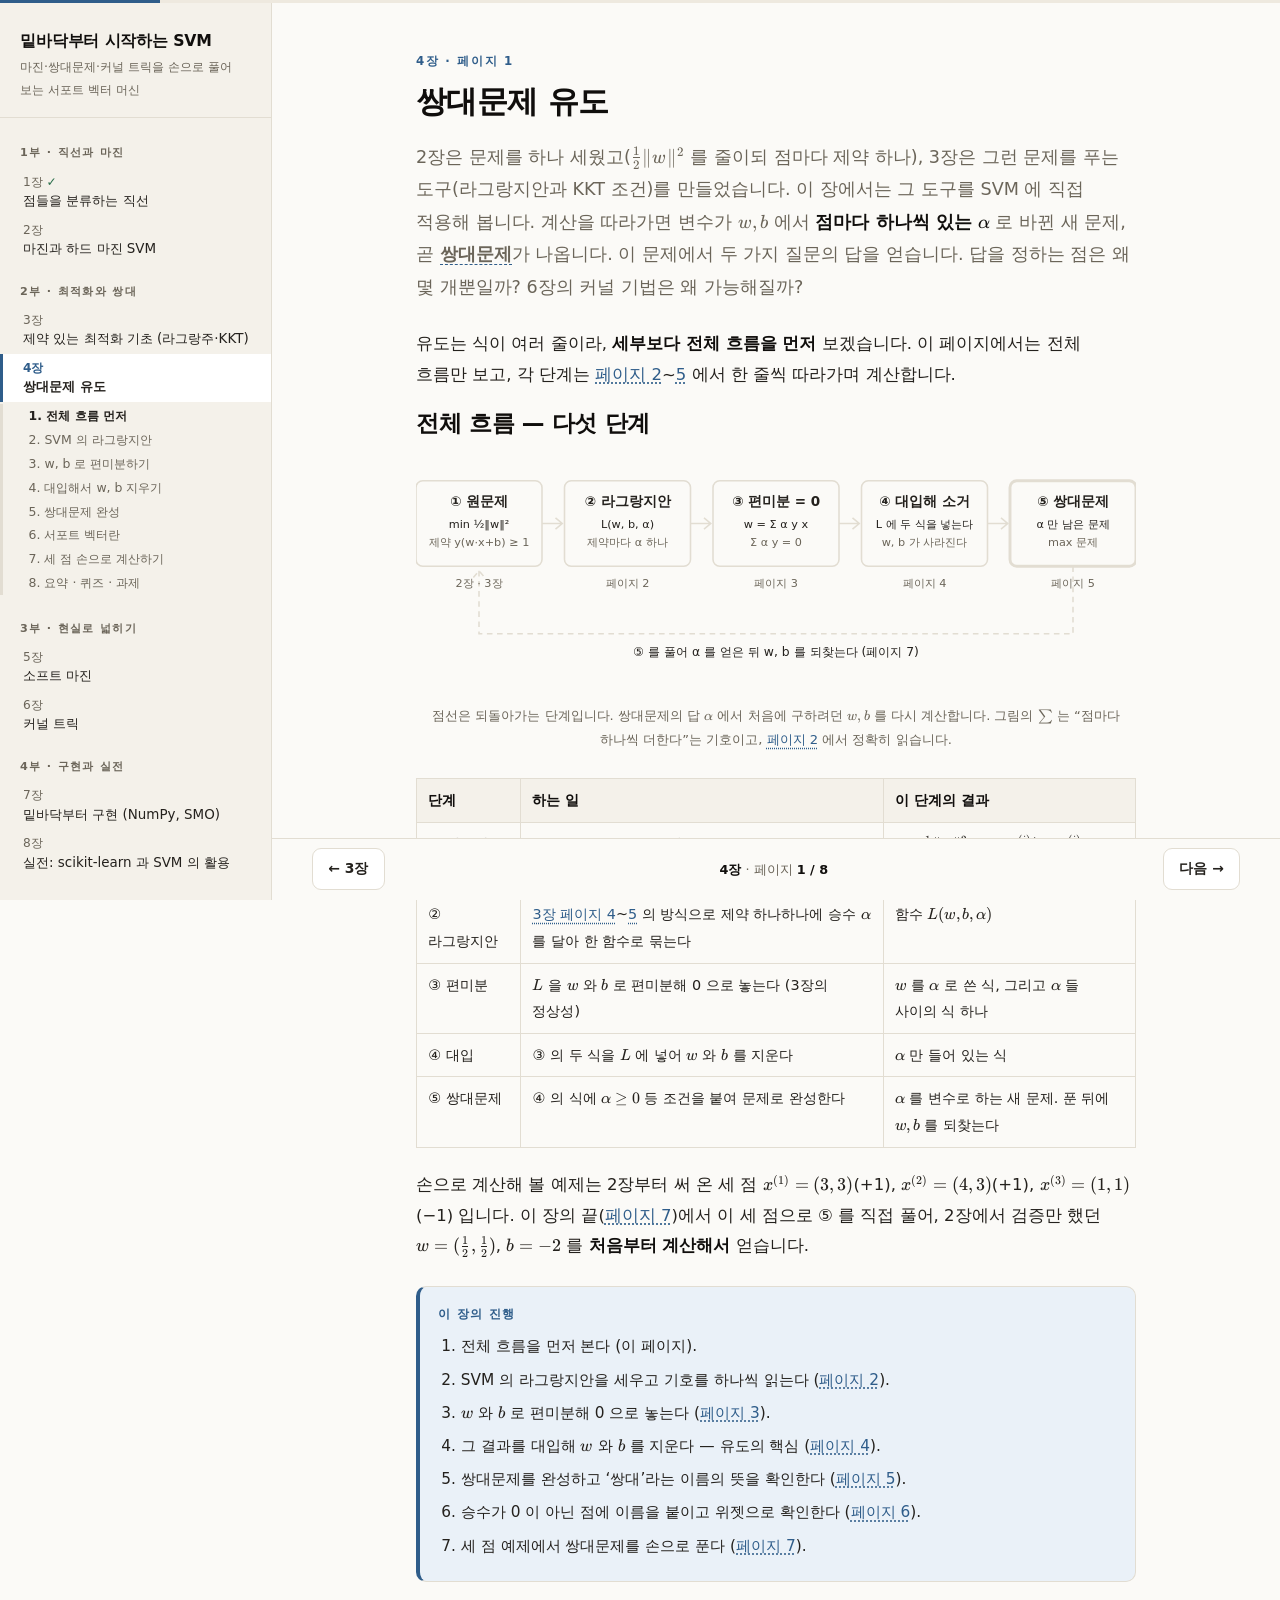
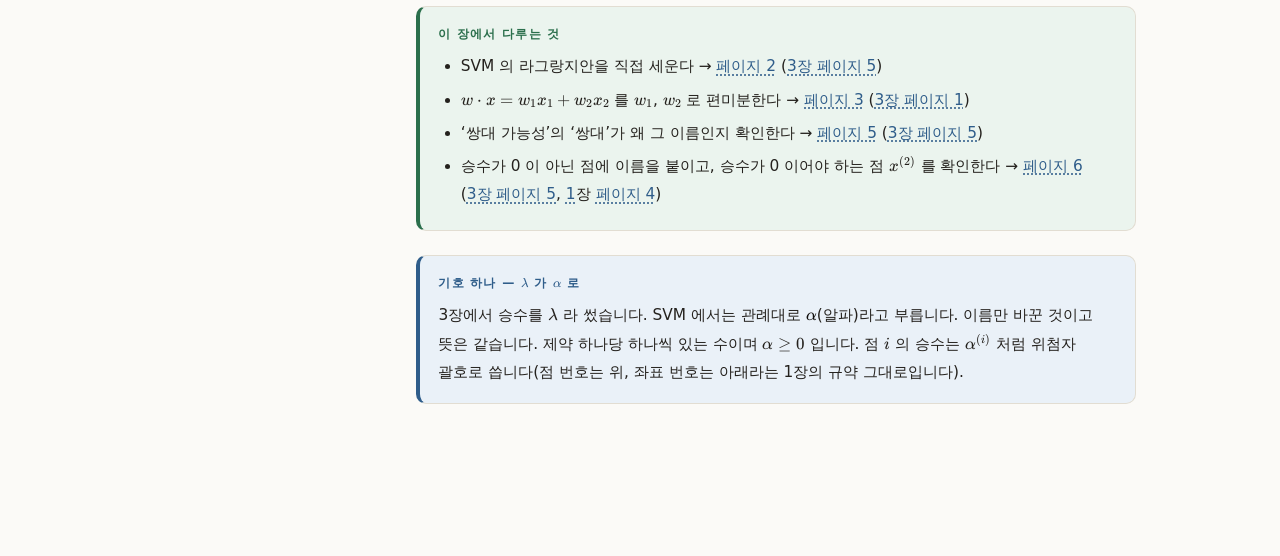
<file: docs/ch04.html>
<!DOCTYPE html>
<html lang="ko" data-chapter="ch04">
<head>
<meta charset="utf-8">
<meta name="viewport" content="width=device-width, initial-scale=1">
<title>4장 · 쌍대문제 유도 — 밑바닥부터 시작하는 SVM</title>
<link rel="stylesheet" href="assets/katex/katex.min.css">
<link rel="stylesheet" href="assets/book.css">
</head>
<body>

<main id="book"><div class="inner">

<!-- ─────────────────────────────────────────── 페이지 1 -->
<section class="screen" data-title="전체 흐름 먼저">
  <p class="kicker">4장 · 페이지 1</p>
  <h1>쌍대문제 유도</h1>

  <p class="lead">2장은 문제를 하나 세웠고(\(\tfrac12 \lVert w\rVert ^{2}\) 를 줄이되 점마다 제약 하나), 3장은 그런 문제를 푸는 도구(라그랑지안과 KKT 조건)를 만들었습니다.
  이 장에서는 그 도구를 SVM 에 직접 적용해 봅니다. 계산을 따라가면 변수가 \(w, b\) 에서 <b>점마다 하나씩 있는 \(\alpha \)</b> 로 바뀐 새 문제, 곧
  <span class="term" data-term="dual">쌍대문제</span>가 나옵니다. 이 문제에서 두 가지 질문의 답을 얻습니다. 답을 정하는 점은 왜 몇 개뿐일까? 6장의 커널 기법은 왜 가능해질까?</p>

  <p>유도는 식이 여러 줄이라, <b>세부보다 전체 흐름을 먼저</b> 보겠습니다. 이 페이지에서는 전체 흐름만 보고, 각 단계는 페이지 2~5 에서 한 줄씩 따라가며 계산합니다.</p>

  <h2>전체 흐름 — 다섯 단계</h2>

  <figure class="fig">
    <svg viewBox="0 0 640 196" role="img" aria-label="원문제에서 라그랑지안을 세우고, 편미분으로 w와 b의 식을 얻고, 대입해서 w와 b를 지워 쌍대문제에 이르는 다섯 단계 블록도. 쌍대문제를 풀면 w와 b를 되찾는다">
      <g class="svg-line" fill="none" stroke-width="1.4">
        <rect x="0" y="14" width="112" height="76" rx="6"/>
        <rect x="132" y="14" width="112" height="76" rx="6"/>
        <rect x="264" y="14" width="112" height="76" rx="6"/>
        <rect x="396" y="14" width="112" height="76" rx="6"/>
        <rect x="528" y="14" width="112" height="76" rx="6" stroke-width="2.6"/>
        <path d="M112 52 H130 M124 47 L130 52 L124 57"/>
        <path d="M244 52 H262 M256 47 L262 52 L256 57"/>
        <path d="M376 52 H394 M388 47 L394 52 L388 57"/>
        <path d="M508 52 H526 M520 47 L526 52 L520 57"/>
        <path d="M584 90 V150 H56 V94 M51 100 L56 94 L61 100" stroke-dasharray="5 4"/>
      </g>
      <g text-anchor="middle" font-size="12" font-weight="700" class="svg-fg">
        <text x="56" y="36">① 원문제</text>
        <text x="188" y="36">② 라그랑지안</text>
        <text x="320" y="36">③ 편미분 = 0</text>
        <text x="452" y="36">④ 대입해 소거</text>
        <text x="584" y="36">⑤ 쌍대문제</text>
      </g>
      <g text-anchor="middle" font-size="10" class="svg-fg">
        <text x="56" y="56">min ½‖w‖²</text>
        <text x="188" y="56">L(w, b, α)</text>
        <text x="320" y="56">w = Σ α y x</text>
        <text x="452" y="56">L 에 두 식을 넣는다</text>
        <text x="584" y="56">α 만 남은 문제</text>
      </g>
      <g text-anchor="middle" font-size="10" class="svg-muted">
        <text x="56" y="72">제약 y(w·x+b) ≥ 1</text>
        <text x="188" y="72">제약마다 α 하나</text>
        <text x="320" y="72">Σ α y = 0</text>
        <text x="452" y="72">w, b 가 사라진다</text>
        <text x="584" y="72">max 문제</text>
        <text x="56" y="108">2장 · 3장</text>
        <text x="188" y="108">페이지 2</text>
        <text x="320" y="108">페이지 3</text>
        <text x="452" y="108">페이지 4</text>
        <text x="584" y="108">페이지 5</text>
        <text x="320" y="170" class="svg-fg" font-size="11">⑤ 를 풀어 α 를 얻은 뒤 w, b 를 되찾는다 (페이지 7)</text>
      </g>
    </svg>
    <figcaption>점선은 되돌아가는 단계입니다. 쌍대문제의 답 \(\alpha \) 에서 처음에 구하려던 \(w, b\) 를 다시 계산합니다. 그림의 \(\sum \) 는 &ldquo;점마다 하나씩 더한다&rdquo;는 기호이고, 페이지 2 에서 정확히 읽습니다.</figcaption>
  </figure>

  <div class="table-wrap">
    <table>
      <tr><th>단계</th><th>하는 일</th><th>이 단계의 결과</th></tr>
      <tr><td>① <span class="term" data-term="primal">원문제</span></td><td>2장의 문제. 변수는 \(w, b\)</td><td>\(\min  \tfrac12 \lVert w\rVert ^{2}\), 제약 \(y^{(i)}(w\cdot x^{(i)}+b) \ge  1\) (점마다)</td></tr>
      <tr><td>② 라그랑지안</td><td>3장 페이지 4~5 의 방식으로 제약 하나하나에 승수 \(\alpha \) 를 달아 한 함수로 묶는다</td><td>함수 \(L(w, b, \alpha )\)</td></tr>
      <tr><td>③ 편미분</td><td>\(L\) 을 \(w\) 와 \(b\) 로 편미분해 0 으로 놓는다 (3장의 정상성)</td><td>\(w\) 를 \(\alpha \) 로 쓴 식, 그리고 \(\alpha \) 들 사이의 식 하나</td></tr>
      <tr><td>④ 대입</td><td>③ 의 두 식을 \(L\) 에 넣어 \(w\) 와 \(b\) 를 지운다</td><td>\(\alpha \) 만 들어 있는 식</td></tr>
      <tr><td>⑤ 쌍대문제</td><td>④ 의 식에 \(\alpha  \ge  0\) 등 조건을 붙여 문제로 완성한다</td><td>\(\alpha \) 를 변수로 하는 새 문제. 푼 뒤에 \(w, b\) 를 되찾는다</td></tr>
    </table>
  </div>

  <p>손으로 계산해 볼 예제는 2장부터 써 온 세 점 \(x^{(1)} = (3, 3)\)(+1), \(x^{(2)} = (4, 3)\)(+1), \(x^{(3)} = (1, 1)\)(−1) 입니다.
  이 장의 끝(페이지 7)에서 이 세 점으로 ⑤ 를 직접 풀어, 2장에서 검증만 했던 \(w = (\tfrac12 , \tfrac12 )\), \(b = -2\) 를 <b>처음부터 계산해서</b> 얻습니다.</p>

  <div class="box note">
    <p class="box-t">이 장의 진행</p>
    <ol>
      <li>전체 흐름을 먼저 본다 (이 페이지).</li>
      <li>SVM 의 라그랑지안을 세우고 기호를 하나씩 읽는다 (페이지 2).</li>
      <li>\(w\) 와 \(b\) 로 편미분해 0 으로 놓는다 (페이지 3).</li>
      <li>그 결과를 대입해 \(w\) 와 \(b\) 를 지운다 — 유도의 핵심 (페이지 4).</li>
      <li>쌍대문제를 완성하고 &lsquo;쌍대&rsquo;라는 이름의 뜻을 확인한다 (페이지 5).</li>
      <li>승수가 0 이 아닌 점에 이름을 붙이고 위젯으로 확인한다 (페이지 6).</li>
      <li>세 점 예제에서 쌍대문제를 손으로 푼다 (페이지 7).</li>
    </ol>
  </div>

  <div class="box good">
    <p class="box-t">이 장에서 다루는 것</p>
    <ul>
      <li>SVM 의 라그랑지안을 직접 세운다 → 페이지 2 (3장 페이지 5)</li>
      <li>\(w\cdot x = w_{1}x_{1} + w_{2}x_{2}\) 를 \(w_{1}\), \(w_{2}\) 로 편미분한다 → 페이지 3 (3장 페이지 1)</li>
      <li>&lsquo;쌍대 가능성&rsquo;의 &lsquo;쌍대&rsquo;가 왜 그 이름인지 확인한다 → 페이지 5 (3장 페이지 5)</li>
      <li>승수가 0 이 아닌 점에 이름을 붙이고, 승수가 0 이어야 하는 점 \(x^{(2)}\) 를 확인한다 → 페이지 6 (3장 페이지 5, 1장 페이지 4)</li>
    </ul>
  </div>

  <div class="box note">
    <p class="box-t">기호 하나 — \(\lambda \) 가 \(\alpha \) 로</p>
    <p>3장에서 승수를 \(\lambda \) 라 썼습니다. SVM 에서는 관례대로 <b>\(\alpha \)</b>(알파)라고 부릅니다. 이름만 바꾼 것이고 뜻은 같습니다. 제약 하나당 하나씩 있는 수이며
    \(\alpha  \ge  0\) 입니다. 점 \(i\) 의 승수는 \(\alpha ^{(i)}\) 처럼 위첨자 괄호로 씁니다(점 번호는 위, 좌표 번호는 아래라는 1장의 규약 그대로입니다).</p>
  </div>
</section>

<!-- ─────────────────────────────────────────── 페이지 2 -->
<section class="screen" data-title="SVM 의 라그랑지안">
  <p class="kicker">4장 · 페이지 2</p>
  <h2>SVM 의 라그랑지안 세우기</h2>

  <p>전체 흐름의 ② 단계입니다. 3장 페이지 4 에서 정한 규약은 이랬습니다. <b>최소화할 식 \(J\), 제약은 \(g \ge  0\) 꼴, 라그랑지안은 \(L = J - \lambda g\), 그리고 \(\lambda  \ge  0\).</b>
  SVM 의 각 부분을 이 규약에 하나씩 맞춰 봅시다.</p>

  <div class="table-wrap">
    <table>
      <tr><th>3장의 말</th><th>SVM 에서는</th><th>덧붙임</th></tr>
      <tr><td>변수 \(w_{1}, w_{2}\)</td><td>변수 \(w\) (= \((w_{1}, w_{2})\))와 \(b\)</td><td>3장의 장난감 문제에는 \(b\) 가 없었지만 SVM 에서는 직선의 위치를 정하는 \(b\) 도 변수입니다</td></tr>
      <tr><td>최소화할 식 \(J\)</td><td>\(\tfrac12 \lVert w\rVert ^{2}\)</td><td>2장 페이지 4. \(\lVert w\rVert ^{2} = w_{1}^{2} + w_{2}^{2}\) 이므로 \(\tfrac12 (w_{1}^{2} + w_{2}^{2})\)</td></tr>
      <tr><td>제약 \(g \ge  0\)</td><td>\(g^{(i)} = y^{(i)}(w\cdot x^{(i)} + b) - 1 \ge  0\)</td><td>2장의 \(y(w\cdot x+b) \ge  1\) 에서 1 을 왼쪽으로 넘긴 것. <b>점마다 하나</b>, 점이 \(n\) 개면 \(n\) 개</td></tr>
      <tr><td>승수 \(\lambda \)</td><td>\(\alpha ^{(i)}\)</td><td>제약이 점마다 하나이므로 승수도 점마다 하나</td></tr>
    </table>
  </div>

  <h3>먼저 Σ 읽는 법</h3>

  <p>제약이 \(n\) 개이면 \(L\) 에서 뺄 항도 \(n\) 개입니다. 이것을 한 줄로 쓰려고 <b>Σ(시그마)</b>를 씁니다. 이 교재에서 처음 쓰는 기호이니 뜻을 정확히 해 둡시다.</p>

  <div class="box good">
    <p class="box-t">정의 — Σ (더하기 기호)</p>
    <p style="text-align:center;font-size:1.1rem">\[\sum _{i=1}^{n} a^{(i)} = a^{(1)} + a^{(2)} + \ldots  + a^{(n)}\]</p>
    <p><span class="term" data-term="sigma">Σ</span> 아래의 \(i=1\) 은 &ldquo;\(i\) 를 1 에서 시작해&rdquo;, 위의 \(n\) 은 &ldquo;\(n\) 까지 1 씩 올리며&rdquo;, 오른쪽의 식은 &ldquo;매번 이 식에 \(i\) 를 넣어 만든 항을 전부 더하라&rdquo;는 뜻입니다.
    범위가 분명할 때는 \(\sum _{i}\) 로 줄여 씁니다.</p>
  </div>

  <p>우리 예제는 \(n = 3\) 이고 \(y^{(1)} = +1, y^{(2)} = +1, y^{(3)} = -1\) 입니다. 직접 펼쳐 봅시다.</p>

  <div class="table-wrap">
    <table>
      <tr><th>Σ 로 쓴 것</th><th>\(n = 3\) 으로 펼친 것</th><th>예제 숫자를 넣으면</th></tr>
      <tr><td>\(\sum _{i} \alpha ^{(i)}\)</td><td>\(\alpha ^{(1)} + \alpha ^{(2)} + \alpha ^{(3)}\)</td><td>그대로 (아직 값을 모릅니다)</td></tr>
      <tr><td>\(\sum _{i} \alpha ^{(i)}y^{(i)}\)</td><td>\(\alpha ^{(1)}y^{(1)} + \alpha ^{(2)}y^{(2)} + \alpha ^{(3)}y^{(3)}\)</td><td>\(\alpha ^{(1)} + \alpha ^{(2)} - \alpha ^{(3)}\)</td></tr>
      <tr><td>\(\sum _{i} \alpha ^{(i)}y^{(i)}x^{(i)}\)</td><td>\(\alpha ^{(1)}y^{(1)}x^{(1)} + \alpha ^{(2)}y^{(2)}x^{(2)} + \alpha ^{(3)}y^{(3)}x^{(3)}\)</td><td>\(\alpha ^{(1)}(3, 3) + \alpha ^{(2)}(4, 3) - \alpha ^{(3)}(1, 1)\) (벡터의 합)</td></tr>
    </table>
  </div>

  <h3>라그랑지안</h3>

  <div class="box good">
    <p class="box-t">정의 — SVM 의 라그랑지안</p>
    <p style="text-align:center;font-size:1.05rem">\(L(w, b, \alpha ) = \tfrac12 \lVert w\rVert ^{2} - \sum _{i=1}^{n} \alpha ^{(i)} [ y^{(i)}(w\cdot x^{(i)} + b) - 1 ]\) &nbsp;, &nbsp; \(\alpha ^{(i)} \ge  0\)</p>
    <ul>
      <li>\(\tfrac12 \lVert w\rVert ^{2}\) — 3장의 \(J\). 줄이고 싶은 값.</li>
      <li>\(\alpha ^{(i)}\) — \(i\) 번째 점의 제약에 곱하는 승수. 아직 값을 모르는 미지수이며 \(w, b\) 와 똑같이 \(L\) 의 변수입니다.</li>
      <li>\(y^{(i)}(w\cdot x^{(i)} + b) - 1\) — 대괄호 안 전체가 \(g^{(i)}\). 점 \(i\) 가 띠 바깥에 얼마나 여유 있게 있는지(2장의 함수 마진에서 1 을 뺀 값)이고, 제약은 이것이 0 이상이라는 것입니다.</li>
      <li>\(\sum \) — 모든 점 \(i = 1, \ldots , n\) 에 대해 \(\alpha ^{(i)}g^{(i)}\) 를 더합니다. 3장의 \(L = J - \lambda _{1}g_{1} - \ldots  - \lambda _{m}g_{m}\) 를 Σ 로 쓴 것일 뿐입니다.</li>
      <li>\(\alpha ^{(i)} \ge  0\) — 3장의 쌍대 가능성. 부등식 제약의 승수는 음수가 될 수 없습니다.</li>
    </ul>
  </div>

  <p>세 점 예제에 적용하면 \(L\) 은 미지수 여섯 개(\(w_{1}, w_{2}, b\) 와 \(\alpha ^{(1)}, \alpha ^{(2)}, \alpha ^{(3)}\))의 함수입니다. 각 점의 대괄호는 2장 페이지 5 에서 쓴 제약 세 개 그대로입니다
  (\(x^{(3)}\) 는 \(y = -1\) 이라 \(-(w_{1} + w_{2} + b) - 1\)).</p>

  <p style="text-align:center">\[L = \tfrac12 (w_{1}^{2} + w_{2}^{2}) - \alpha ^{(1)}(3w_{1} + 3w_{2} + b - 1) - \alpha ^{(2)}(4w_{1} + 3w_{2} + b - 1) - \alpha ^{(3)}(-w_{1} - w_{2} - b - 1)\]</p>

  <div class="box note">
    <p class="box-t">숫자로 확인하기 — 2장의 답에서 대괄호의 값</p>
    <p>2장의 답 \((w, b) = ((\tfrac12 , \tfrac12 ), -2)\) 에서 세 대괄호의 값은 \(3\times \tfrac12  + 3\times \tfrac12  - 2 - 1 = 0\), \(4\times \tfrac12  + 3\times \tfrac12  - 2 - 1 = \tfrac12 \), \(-\tfrac12  - \tfrac12  + 2 - 1 = 0\) 입니다
    (2장 페이지 5 의 함수 마진 1, 1.5, 1 에서 1 을 뺀 값). <b>제약이 딱 맞는 점은 대괄호가 0 이고, 여유 있는 점은 양수</b>입니다. 이 차이가 페이지 6 에서 중요해집니다.</p>
  </div>

  <p>이 \(L\) 을 어떻게 쓰는지는 3장에서 배웠습니다. <b>변수로 편미분해서 0 으로 놓는다.</b> 다음 페이지에서 \(w\) 와 \(b\) 로 그렇게 합니다. 그 전에 한 가지만 짚어 둡니다.
  지금 \(\alpha \) 는 값이 정해지지 않은 상태입니다. 그래서 편미분 결과는 숫자가 아니라 <b>\(\alpha \) 를 포함한 식</b>으로 나옵니다.</p>
</section>

<!-- ─────────────────────────────────────────── 페이지 3 -->
<section class="screen" data-title="w, b 로 편미분하기">
  <p class="kicker">4장 · 페이지 3</p>
  <h2>\(w\), \(b\) 로 편미분하기</h2>

  <p>전체 흐름의 ③ 단계입니다. 3장의 정상성(\(\nabla _{w}L = 0\))을 실제로 해 봅니다. 먼저 \(L\) 을 편미분하기 좋게 괄호를 풀어 정리하고, 그 다음 미분합니다.</p>

  <h3>1단계 — 괄호 풀어 정리하기</h3>

  <div class="table-wrap">
    <table>
      <tr><th style="width:3rem">줄</th><th>식</th><th>왜 이렇게 되는지</th></tr>
      <tr><td>a</td><td>\(\alpha ^{(i)}[ y^{(i)}(w\cdot x^{(i)} + b) - 1 ] = \alpha ^{(i)}y^{(i)}(w\cdot x^{(i)}) + \alpha ^{(i)}y^{(i)}b - \alpha ^{(i)}\)</td><td>분배법칙입니다. 대괄호 안의 세 항(\(yw\cdot x\), \(yb\), \(-1\))에 \(\alpha ^{(i)}\) 를 각각 곱했습니다.</td></tr>
      <tr><td>b</td><td>\(\sum _{i} [ A^{(i)} + B^{(i)} + C^{(i)} ] = \sum _{i} A^{(i)} + \sum _{i} B^{(i)} + \sum _{i} C^{(i)}\)</td><td>Σ 는 항을 전부 더하라는 뜻이라 더하는 순서를 바꿔도 됩니다. 점이 세 개면 \((A^{(1)}+B^{(1)}+C^{(1)}) + (A^{(2)}+B^{(2)}+C^{(2)}) + (A^{(3)}+B^{(3)}+C^{(3)})\) 을 같은 종류끼리 묶은 것입니다.</td></tr>
      <tr><td>c</td><td>\(\sum _{i} \alpha ^{(i)}y^{(i)}b = b\sum _{i} \alpha ^{(i)}y^{(i)}\)</td><td>\(b\) 는 점 번호 \(i\) 와 상관없는 한 개의 수라서 Σ 밖으로 꺼냅니다 (\(\alpha ^{1}y^{1}b + \alpha ^{2}y^{2}b + \alpha ^{3}y^{3}b = b(\alpha ^{1}y^{1} + \alpha ^{2}y^{2} + \alpha ^{3}y^{3})\)).</td></tr>
      <tr><td>d</td><td>\(\sum _{i} \alpha ^{(i)}y^{(i)}(w\cdot x^{(i)}) = w \cdot  ( \sum _{i} \alpha ^{(i)}y^{(i)}x^{(i)} )\)</td><td>\(w\) 도 \(i\) 와 상관없습니다. 내적의 분배법칙 \(w\cdot u + w\cdot v = w\cdot (u + v)\) 를 세 점에 적용한 것입니다.</td></tr>
    </table>
  </div>

  <p>세 항을 모으면 \(L\) 은 이렇게 정리됩니다. 이 식에 <b>(★)</b> 표시를 해 두고 페이지 4 에서 다시 씁니다.</p>

  <p style="text-align:center">\[(\star ) \;  L = \tfrac12 \lVert w\rVert ^{2} - w \cdot  ( \sum _{i} \alpha ^{(i)}y^{(i)}x^{(i)} ) - b\sum _{i} \alpha ^{(i)}y^{(i)} + \sum _{i} \alpha ^{(i)}\]</p>

  <h3>2단계 — \(w\) 로 편미분</h3>

  <p>\(w = (w_{1}, w_{2})\) 이므로 편미분이 둘입니다. (★) 에서 \(w_{1}\) 이 들어 있는 항은 둘뿐입니다. \(\tfrac12 \lVert w\rVert ^{2} = \tfrac12 (w_{1}^{2} + w_{2}^{2})\) 와
  \(w\cdot (\sum \alpha yx) = w_{1}(\sum \alpha yx \text{의 첫째 성분}) + w_{2}(\text{둘째 성분})\) 입니다. 점 \(i\) 의 첫째·둘째 좌표를 \(x_{1}^{(i)}, x_{2}^{(i)}\) 로 쓰면 첫째 성분은 \(\sum _{i} \alpha ^{(i)}y^{(i)}x_{1}^{(i)}\) 입니다.</p>

  <div class="table-wrap">
    <table>
      <tr><th>편미분 = 0</th><th>계산</th><th>왜 이렇게 되는지</th></tr>
      <tr><td>\(\partial L/\partial w_{1} = 0\)</td><td>\(w_{1} - \sum _{i} \alpha ^{(i)}y^{(i)}x_{1}^{(i)} = 0\)</td><td>\(\tfrac12 w_{1}^{2}\) 을 \(w_{1}\) 로 미분하면 \(w_{1}\) 입니다. \(-w\cdot (\sum \alpha yx)\) 에서는 \(w_{1}\) 앞의 계수 \(-\sum \alpha ^{(i)}y^{(i)}x_{1}^{(i)}\) 만 남습니다(3장 페이지 1 의 요령 3: \(5w_{1} + 2w_{2}\) 를 \(w_{1}\) 로 미분하면 5). 나머지 항에는 \(w_{1}\) 이 없어 0 입니다.</td></tr>
      <tr><td>\(\partial L/\partial w_{2} = 0\)</td><td>\(w_{2} - \sum _{i} \alpha ^{(i)}y^{(i)}x_{2}^{(i)} = 0\)</td><td>같은 방식으로 \(w_{2}\) 와 \(-\sum \alpha ^{(i)}y^{(i)}x_{2}^{(i)}\) 가 남습니다.</td></tr>
    </table>
  </div>

  <p>두 식을 한 줄로 묶습니다(첫째 성분끼리, 둘째 성분끼리 같다는 것이 벡터로 같다는 뜻입니다).</p>

  <div class="box good">
    <p class="box-t">결과 ① — \(w\) 를 \(\alpha \) 로 쓴 식</p>
    <p style="text-align:center;font-size:1.2rem">\[w = \sum _{i=1}^{n} \alpha ^{(i)} y^{(i)} x^{(i)}\]</p>
    <p>예제에서 펼치면 \(w = \alpha ^{(1)}(3, 3) + \alpha ^{(2)}(4, 3) - \alpha ^{(3)}(1, 1)\), 곧
    \(w_{1} = 3\alpha ^{(1)} + 4\alpha ^{(2)} - \alpha ^{(3)}\), \(w_{2} = 3\alpha ^{(1)} + 3\alpha ^{(2)} - \alpha ^{(3)}\) 입니다.
    <b>직선에 수직인 방향 \(w\) 는, 각 점에 \(\alpha ^{(i)}\) 를 곱해 더한 것</b>입니다. \(y\) 가 −1 인 점은 빼는 쪽으로 들어갑니다.</p>
  </div>

  <p>이 식에서 \(x^{(i)}\) 앞의 \(\alpha ^{(i)}\) 가 0 이면 그 점은 \(w\) 를 만드는 데 아무 기여도 하지 않습니다. 이 관찰을 페이지 6 에서 다시 꺼냅니다.</p>

  <h3>3단계 — \(b\) 로 편미분</h3>

  <p>(★) 에서 \(b\) 가 들어 있는 항은 \(-b\sum  \alpha ^{(i)}y^{(i)}\) 하나뿐입니다. 이 항은 \(b\) 의 일차식이라 기울기는 \(b\) 앞의 계수 \(-\sum  \alpha ^{(i)}y^{(i)}\) 입니다.</p>

  <div class="box good">
    <p class="box-t">결과 ② — \(\alpha \) 들 사이의 식</p>
    <p style="text-align:center;font-size:1.2rem">\[\partial L/\partial b = -\sum _{i} \alpha ^{(i)}y^{(i)} = 0 \; \; \Longrightarrow \; \;  \sum _{i=1}^{n} \alpha ^{(i)} y^{(i)} = 0\]</p>
    <p>예제에서는 \(\alpha ^{(1)} + \alpha ^{(2)} - \alpha ^{(3)} = 0\), 곧 <b>+1 인 점들의 \(\alpha \) 합과 −1 인 점들의 \(\alpha \) 합이 같다</b>는 식입니다.</p>
  </div>

  <div class="box warn">
    <p class="box-t">\(b\) 가 식에 없는 이유와 \(\sum \alpha y = 0\) 이 조건인 이유</p>
    <p>결과 ② 에는 \(b\) 가 없습니다. \(b\) 의 값을 알려 주는 식이 아니라 \(\alpha \) 들이 지켜야 할 식이 나온 것입니다. \(b\) 는 페이지 7 에서 따로 구합니다.
    이유는 이렇습니다. \(L\) 은 \(b\) 의 일차식(직선)이라서, \(\sum \alpha y \ne  0\) 이면 \(b\) 를 한없이 키우거나 줄여서 \(L\) 을 한없이 작게 만들 수 있고 <b>바닥이 없습니다</b>.
    기울기가 0 인 곳이 있으려면 \(\sum \alpha y = 0\) 이어야 합니다. 다시 말해 이 식은 &ldquo;\(b\) 를 풀어 주는 식&rdquo;이 아니라 &ldquo;\(L\) 에 바닥이 있으려면 \(\alpha \) 가 지켜야 하는 조건&rdquo;이고, 쌍대문제의 제약 하나로 남습니다.</p>
  </div>

  <div class="box note">
    <p class="box-t">왜 &ldquo;기울기 0&rdquo;이 곧 &ldquo;바닥&rdquo;인가</p>
    <p>\(\alpha \) 를 하나 정해 놓고 \(w\) 만 움직이면 \(L\) 은 \(\tfrac12 \lVert w\rVert ^{2}\) 에 \(w\) 의 일차식을 더한 것이라 <b>그릇 모양</b>입니다(3장 페이지 1 의 한계 상자: 그릇 모양이면 기울기 0 이 바닥).
    그러므로 결과 ① 은 &ldquo;\(\alpha \) 가 이 값일 때 \(L\) 을 가장 작게 만드는 \(w\)&rdquo;입니다. 다음 페이지에서 이 \(w\) 를 \(L\) 에 넣는 일은 곧 <b>\(L\) 의 최솟값을 구하는 일</b>이 됩니다.</p>
  </div>
</section>

<!-- ─────────────────────────────────────────── 페이지 4 -->
<section class="screen" data-title="대입해서 w, b 지우기">
  <p class="kicker">4장 · 페이지 4</p>
  <h2>대입해서 \(w\) 와 \(b\) 지우기 — 유도의 핵심</h2>

  <p>전체 흐름의 ④ 단계입니다. 페이지 3 의 (★) 에 결과 ① \(w = \sum \alpha yx\) 와 결과 ② \(\sum \alpha y = 0\) 을 넣습니다. 한 줄씩 계산하겠습니다. 먼저 이 페이지에서 처음 만나는 이중합을 준비합니다.</p>

  <h3>준비 — 이중합 \(\sum \sum \) 읽는 법</h3>

  <p>아래 표의 4 줄에서 \(w\cdot w\) 를 \(\alpha \) 로 풀어 쓰면 Σ 가 두 겹이 됩니다. 먼저 \(w = \sum _{i} \alpha ^{(i)}y^{(i)}x^{(i)}\) 를 세 점으로 펼쳐 이름을 붙입니다.
  \(u^{(i)} = \alpha ^{(i)}y^{(i)}x^{(i)}\) 라 두면 \(w = u^{(1)} + u^{(2)} + u^{(3)}\) 이고,</p>

  <p style="text-align:center">\[w\cdot w = (u^{(1)} + u^{(2)} + u^{(3)}) \cdot  (u^{(1)} + u^{(2)} + u^{(3)})\]</p>

  <p>이때 앞 괄호의 항 하나하나가 뒤 괄호의 항 하나하나와 내적되므로(분배법칙) <b>3 × 3 = 9 개의 항</b>이 생깁니다. 항 하나는 \(u^{(i)}\cdot u^{(j)}\) 꼴이고,
  숫자 \(\alpha , y\) 는 내적 밖으로 나오므로 \(u^{(i)}\cdot u^{(j)} = \alpha ^{(i)}\alpha ^{(j)}y^{(i)}y^{(j)}(x^{(i)}\cdot x^{(j)})\) 입니다. 9 개를 격자로 놓으면 이렇습니다.</p>

  <div class="table-wrap">
    <table>
      <tr><th></th><th>\(j = 1\)</th><th>\(j = 2\)</th><th>\(j = 3\)</th></tr>
      <tr><th>\(i = 1\)</th><td>\(\alpha ^{1}\alpha ^{1}y^{1}y^{1}(x^{1}\cdot x^{1})\)</td><td>\(\alpha ^{1}\alpha ^{2}y^{1}y^{2}(x^{1}\cdot x^{2})\)</td><td>\(\alpha ^{1}\alpha ^{3}y^{1}y^{3}(x^{1}\cdot x^{3})\)</td></tr>
      <tr><th>\(i = 2\)</th><td>\(\alpha ^{2}\alpha ^{1}y^{2}y^{1}(x^{2}\cdot x^{1})\)</td><td>\(\alpha ^{2}\alpha ^{2}y^{2}y^{2}(x^{2}\cdot x^{2})\)</td><td>\(\alpha ^{2}\alpha ^{3}y^{2}y^{3}(x^{2}\cdot x^{3})\)</td></tr>
      <tr><th>\(i = 3\)</th><td>\(\alpha ^{3}\alpha ^{1}y^{3}y^{1}(x^{3}\cdot x^{1})\)</td><td>\(\alpha ^{3}\alpha ^{2}y^{3}y^{2}(x^{3}\cdot x^{2})\)</td><td>\(\alpha ^{3}\alpha ^{3}y^{3}y^{3}(x^{3}\cdot x^{3})\)</td></tr>
    </table>
  </div>

  <p>(표에서는 칸을 줄이려고 \(\alpha ^{1}\) 을 \(\alpha ^{(1)}\) 의 약식으로 썼습니다.) 이 아홉 개를 <b>모두 더한 것</b>을 이렇게 씁니다.</p>

  <p style="text-align:center">\(\sum _{i=1}^{n} \sum _{j=1}^{n} \alpha ^{(i)}\alpha ^{(j)}y^{(i)}y^{(j)}(x^{(i)}\cdot x^{(j)})\) &nbsp;=&nbsp; 격자 9 칸의 합</p>

  <div class="box note">
    <p class="box-t">이중합 읽는 법과 주의할 점</p>
    <ul>
      <li><span class="term" data-term="doublesum">이중합</span>은 안쪽부터 읽습니다. 바깥 \(i\) 를 하나 고정하고(격자의 한 행), 안쪽 \(j\) 를 1 에서 \(n\) 까지 돌려 그 행을 더하고, 이어서 \(i\) 를 바꿔 가며 행들을 더합니다.</li>
      <li>두 번째 Σ 의 번호를 \(j\) 로 따로 쓰는 이유가 있습니다. 두 괄호는 <b>서로 독립적으로</b> 점을 고르기 때문입니다. 둘 다 \(i\) 로 쓰면 \((i, i)\) 대각선 세 칸만 남아 항이 9 개가 아니라 3 개가 됩니다.</li>
      <li>격자에서 \((i, j)\) 칸과 \((j, i)\) 칸은 값이 같습니다(내적은 순서를 바꿔도 같습니다). 그래서 대각선이 아닌 칸은 두 번씩 나옵니다. 페이지 7 에서 이 사실을 씁니다.</li>
    </ul>
  </div>

  <h3>한 줄씩 대입</h3>

  <div class="table-wrap">
    <table>
      <tr><th style="width:2.2rem">줄</th><th>식</th><th>왜 이렇게 되는지</th></tr>
      <tr><td>0</td><td>\(L = \tfrac12  w\cdot w - w\cdot ( \sum _{i} \alpha ^{(i)}y^{(i)}x^{(i)} ) - b\sum _{i} \alpha ^{(i)}y^{(i)} + \sum _{i} \alpha ^{(i)}\)</td><td>페이지 3 의 (★) 입니다. \(\lVert w\rVert ^{2} = w\cdot w\) 로 썼습니다(1장).</td></tr>
      <tr><td>1</td><td>\(- w\cdot ( \sum _{i} \alpha ^{(i)}y^{(i)}x^{(i)} ) = - w\cdot w\)</td><td>괄호 안이 결과 ① 에서 바로 \(w\) 이기 때문입니다.</td></tr>
      <tr><td>2</td><td>\(- b\sum _{i} \alpha ^{(i)}y^{(i)} = - b \times  0 = 0\)</td><td>결과 ② 에서 Σ 가 0 이므로 \(b\) 항이 0 이 됩니다. <b>\(b\) 가 사라지는 곳</b>이 여기입니다.</td></tr>
      <tr><td>3</td><td>\(L = \tfrac12  w\cdot w - w\cdot w + 0 + \sum _{i} \alpha ^{(i)} = -\tfrac12  w\cdot w + \sum _{i} \alpha ^{(i)}\)</td><td>0 줄에 1·2 줄을 넣었습니다. \(\tfrac12  - 1 = -\tfrac12 \) 입니다. 이제 \(w\) 만 남았습니다.</td></tr>
      <tr><td>4</td><td>\(w\cdot w = ( \sum _{i} \alpha ^{(i)}y^{(i)}x^{(i)} ) \cdot  ( \sum _{j} \alpha ^{(j)}y^{(j)}x^{(j)} ) = \sum _{i}\sum _{j} \alpha ^{(i)}\alpha ^{(j)}y^{(i)}y^{(j)}(x^{(i)}\cdot x^{(j)})\)</td><td>결과 ① 을 \(w\cdot w\) 의 두 \(w\) 에 각각 넣고(번호는 \(i\), \(j\)) 위 격자처럼 9 칸으로 펼쳤습니다. <b>\(w\) 가 사라지는 곳</b>입니다.</td></tr>
      <tr><td>5</td><td>\(L = \sum _{i} \alpha ^{(i)} - \tfrac12  \sum _{i}\sum _{j} \alpha ^{(i)}\alpha ^{(j)}y^{(i)}y^{(j)}(x^{(i)}\cdot x^{(j)})\)</td><td>3 줄의 \(w\cdot w\) 에 4 줄을 넣었습니다. 남은 문자는 \(\alpha , y, x\) 뿐이고 \(w, b\) 는 없습니다.</td></tr>
    </table>
  </div>

  <div class="box good">
    <p class="box-t">5 줄의 의미</p>
    <p>5 줄의 식은 &ldquo;\(\alpha \) 가 정해졌을 때(그리고 \(\sum \alpha y = 0\) 일 때) \(L\) 을 \(w, b\) 를 바꿔 가며 가장 작게 만든 값&rdquo;입니다. 페이지 3 에서 \(w\) 는 기울기가 0 인 곳(그릇의 바닥)으로 정했고,
    \(b\) 는 \(\sum \alpha y = 0\) 일 때 \(L\) 의 값에 영향을 주지 않기 때문입니다. 이 값을 \(D(\alpha )\) 라 부르겠습니다. 다음 페이지에서 문제로 완성합니다.</p>
  </div>

  <h3>예제 숫자로 검산</h3>

  <p>식이 맞는지 숫자로 확인합니다. \(\alpha  = (\tfrac14 , 0, \tfrac14 )\) 를 써 보겠습니다. 이 값이 정답이라는 것은 <b>페이지 7 에서 처음부터 구하는 것</b>이고, 지금은 \(\sum \alpha y = \tfrac14  + 0 - \tfrac14  = 0\) 을 만족하는 한 후보로서 줄마다 값이 맞는지 보려는 용도입니다.
  이때 결과 ① 에 따라 \(w = \tfrac14 (3, 3) - \tfrac14 (1, 1) = (\tfrac12 , \tfrac12 )\) 입니다.</p>

  <div class="table-wrap">
    <table>
      <tr><th>항</th><th>계산</th><th>값</th></tr>
      <tr><td>0 줄 첫 항 \(\tfrac12 \lVert w\rVert ^{2}\)</td><td>\(\tfrac12 (\tfrac14  + \tfrac14 )\)</td><td><b>¼</b></td></tr>
      <tr><td>1 줄 \(- w\cdot w\)</td><td>\(-(\tfrac14  + \tfrac14 )\)</td><td><b>−½</b></td></tr>
      <tr><td>2 줄 \(- b\sum \alpha y\)</td><td>\(-b \times  0\) (\(b\) 가 무엇이든)</td><td><b>0</b></td></tr>
      <tr><td>0 줄 끝 항 \(\sum \alpha \)</td><td>\(\tfrac14  + 0 + \tfrac14 \)</td><td><b>½</b></td></tr>
      <tr><td>합 \(L\)</td><td>\(\tfrac14  - \tfrac12  + 0 + \tfrac12 \)</td><td><b>¼</b></td></tr>
      <tr><td>5 줄 \(\sum \alpha  - \tfrac12 \sum \sum \)</td><td>\(\alpha ^{(2)} = 0\) 이라 2 행과 2 열의 5 칸이 0 이고 \((1,1)\), \((1,3)\), \((3,1)\), \((3,3)\) 네 칸만 남습니다. 값은 \((1/16)(18, -6, -6, 2)\), 합 \(\tfrac12 \). 그래서 \(\tfrac12  - \tfrac12 \times \tfrac12 \)</td><td><b>¼</b></td></tr>
    </table>
  </div>

  <p>두 계산(0~3 줄로 계산한 \(L\) 과 5 줄의 식)이 모두 \(\tfrac14 \) 로 일치합니다. 이 \(\tfrac14 \) 은 2장에서 본 \(\tfrac12 \lVert w\rVert ^{2} = \tfrac14 \) 과도 같은데, 그 까닭은 페이지 5 와 7 에서 봅니다.</p>
</section>

<!-- ─────────────────────────────────────────── 페이지 5 -->
<section class="screen" data-title="쌍대문제 완성">
  <p class="kicker">4장 · 페이지 5</p>
  <h2>쌍대문제 완성</h2>

  <p>전체 흐름의 ⑤ 단계입니다. 페이지 4 의 식에, 유도 중에 나온 조건 두 개를 붙이면 문제가 완성됩니다.</p>

  <div class="box good">
    <p class="box-t">SVM 의 쌍대문제</p>
    <p style="text-align:center;font-size:1.05rem">\[\max _{\alpha } \;  D(\alpha ) = \sum _{i=1}^{n} \alpha ^{(i)} - \tfrac12  \sum _{i=1}^{n} \sum _{j=1}^{n} \alpha ^{(i)}\alpha ^{(j)} y^{(i)}y^{(j)} (x^{(i)}\cdot x^{(j)})\]</p>
    <p style="text-align:center;font-size:1.05rem">\[\text{s.t.} \;  \alpha ^{(i)} \ge  0 \; (\text{모든} i), \; \;  \sum _{i=1}^{n} \alpha ^{(i)}y^{(i)} = 0\]</p>
    <ul>
      <li>\(\alpha ^{(i)} \ge  0\) — 페이지 2 에서 부등식 제약의 승수에 붙은 부호 조건(쌍대 가능성)입니다.</li>
      <li>\(\sum \alpha y = 0\) — 페이지 3 의 결과 ② 입니다. 이 조건이 깨지면 \(L\) 에 바닥이 없었습니다.</li>
      <li>변수는 \(\alpha ^{(1)}, \ldots , \alpha ^{(n)}\) 뿐입니다. \(w\) 와 \(b\) 는 문제 안에 없습니다.</li>
    </ul>
  </div>

  <h3>\(\min \) 문제가 \(\max \) 문제로 바뀌는 이유</h3>

  <p>이것이 처음 보는 사람에게 가장 낯선 부분입니다. 이유는 \(D(\alpha )\) 가 <b>원문제 답의 아래쪽 한계(하한)</b>이기 때문입니다.</p>

  <ol>
    <li>원문제의 가능한 \((w, b)\) 에서는 모든 대괄호 \(g^{(i)} \ge  0\) 이고 \(\alpha ^{(i)} \ge  0\) 이므로, \(L\) 에서 빼는 \(\sum \alpha ^{(i)}g^{(i)}\) 는 0 이상입니다. 그래서 \(L(w, b, \alpha ) \le  \tfrac12 \lVert w\rVert ^{2}\).</li>
    <li>\(D(\alpha )\) 는 \(L\) 을 \(w, b\) 를 바꿔 가며 가장 작게 만든 값이므로 \(D(\alpha ) \le  L(w, b, \alpha )\) 입니다.</li>
    <li>합치면 <b>\(D(\alpha ) \le  \tfrac12 \lVert w\rVert ^{2}\)</b>. 아무 \(\alpha  \ge  0\) 를 넣어도 \(D(\alpha )\) 는 원문제의 어떤 가능한 값보다도 크지 않습니다.</li>
  </ol>

  <p>\(D(\alpha )\) 가 원문제 값의 하한이라는 이 성질을 <span class="term" data-term="weakdual">약쌍대성</span>이라 합니다. 가장 쓸모 있는 하한은 <b>가장 높은 하한</b>이므로, \(D(\alpha )\) 를 <b>최대로</b> 만드는 것이 맞습니다. 예제의 숫자로 직접 확인합니다. 원문제의 값은 2장에서 본 \(\tfrac12 \lVert w\rVert ^{2} = \tfrac14 \) 입니다.
  \(D(\alpha )\) 값은 페이지 4 의 5 줄 식에서 나옵니다(페이지 7 에서 같은 식을 직접 전개합니다).</p>

  <div class="table-wrap">
    <table>
      <tr><th>\(\alpha  = (\alpha ^{(1)}, \alpha ^{(2)}, \alpha ^{(3)})\)</th><th>\(\sum \alpha y\)</th><th>\(D(\alpha )\)</th><th>원문제 값 ¼ 과 비교</th></tr>
      <tr><td>(0.1, 0, 0.1)</td><td>0</td><td>0.16</td><td>≤ ¼ ✓ 하한</td></tr>
      <tr><td>(0.2, 0.1, 0.3)</td><td>0</td><td>0.175</td><td>≤ ¼ ✓ 하한</td></tr>
      <tr><td>(0.4, 0, 0.4)</td><td>0</td><td>0.16</td><td>≤ ¼ ✓ 하한</td></tr>
      <tr><td><b>(0.25, 0, 0.25)</b></td><td>0</td><td><b>0.25</b></td><td>= ¼. 하한이 원문제 값에 딱 닿았습니다</td></tr>
      <tr><td>(1.5, <b>−1</b>, 0.5)</td><td>0</td><td>0.5</td><td>&gt; ¼ ✗ — \(\alpha ^{(2)} &lt; 0\) 이라 쌍대문제의 가능해가 아님</td></tr>
    </table>
  </div>

  <p>마지막 줄이 \(\alpha  \ge  0\) 의 이유를 보여 줍니다. 음수를 허용하면 &ldquo;하한&rdquo;이 원문제의 값 \(\tfrac14 \) 을 넘어 버립니다. 위 목록 1번에서 \(\sum \alpha g \ge  0\) 이라고 한 것은 \(\alpha  \ge  0\) 일 때만 맞기 때문입니다.</p>

  <h3>&lsquo;쌍대&rsquo;라는 이름</h3>

  <p><b>쌍대(dual)</b>는 &ldquo;짝&rdquo;이라는 뜻입니다. 같은 \(L\) 을 두 방향에서 본 두 문제가 짝을 이룹니다.</p>

  <ul>
    <li><b>원문제</b>: \(w, b\) 를 정해 \(L\) 이 가장 작은 곳을 찾습니다. 이때 \(\alpha \) 는 제약을 지키게 하는 역할을 합니다. 제약을 어긴 점이 있으면(\(g &lt; 0\)) 그 점의 \(\alpha \) 를 키워 \(L\) 을 얼마든지 크게 만들 수 있으므로, 어긴 \((w, b)\) 는 최소화에서 걸러집니다. 모든 제약을 지켰다면 \(\alpha  = 0\) 일 때 \(L\) 이 가장 크고, 그 값은 \(\tfrac12 \lVert w\rVert ^{2}\) 입니다. 따라서 원문제는 &ldquo;\(\alpha  \ge  0\) 으로 \(L\) 을 가장 크게 만든 뒤, \(w, b\) 로 가장 작게&rdquo; 만드는 것과 같습니다(min-max).</li>
    <li><b>쌍대문제</b>: 순서를 뒤집습니다. \(w, b\) 로 \(L\) 을 먼저 가장 작게(페이지 3·4) 만든 뒤, \(\alpha  \ge  0\) 으로 가장 크게 만듭니다(max-min).</li>
  </ul>

  <p>변수도 바뀝니다. 원문제는 \(w, b\) (이 예제에서 세 개)가 변수이고 제약이 \(n\) 개였는데, 쌍대문제는 \(\alpha \) (\(n\) 개)가 변수이고 제약이 단순합니다(\(\alpha  \ge  0\) 과 등식 하나). 두 문제의 역할이 맞바뀐 짝입니다.
  3장 페이지 5 의 &lsquo;<b>쌍대 가능성</b>(\(\lambda  \ge  0\))&rsquo;이라는 이름의 이유를 이제 알 수 있습니다. \(\alpha  \ge  0\) 은 <b>쌍대문제의 가능해가 되기 위한 조건</b>이라서 그 이름이 붙었습니다.</p>

  <div class="box warn">
    <p class="box-t">한계 — 하한이 답과 같다는 것은 증명하지 않았습니다</p>
    <p>약쌍대성은 \(D(\alpha ) \le  (\text{원문제 값})\) 만 보장합니다. 하한의 최댓값이 원문제 최솟값과 <b>정확히 같은지</b>(<span class="term" data-term="strongdual">강쌍대성</span>)는 별개의 사실입니다.
    이 교재의 문제(그릇 모양 목적함수 + 직선 제약, 곧 볼록 이차계획)에서는 성립하고, 예제에서도 페이지 7 에서 \(\tfrac14  = \tfrac14 \) 로 확인합니다. 증명은 하지 않습니다.
    원전은 Boyd &amp; Vandenberghe, 『Convex Optimization』 5장(쌍대성)입니다. 일반 문제에서는 둘 사이에 간격이 있을 수 있습니다.</p>
  </div>

  <h3>쌍대문제에는 데이터가 내적으로만 들어 있다</h3>

  <p>\(D(\alpha )\) 를 다시 봅시다. 점의 좌표 \(x^{(i)}\) 는 오직 \((x^{(i)}\cdot x^{(j)})\), <b>두 점의 내적</b>의 형태로만 들어 있고 다른 곳에는 없습니다. 레이블 \(y\) 는 ±1 의 부호로만 들어옵니다.
  원문제에서는 \(w\cdot x^{(i)}\) 가 곳곳에 있었습니다. 이 변화는 사소해 보이지만, 점이 2차원이든 백만 차원이든 쌍대문제의 모양은 같다는 뜻입니다.
  이것이 6장에서 커널 트릭이 가능해지는 이유입니다. <span class="later">6장에서 다룸</span></p>

  <div class="box note">
    <p class="box-t">쌍대로 푸는 이유 두 가지</p>
    <ol>
      <li><b>내적만 남는다.</b> 위에서 본 이 모양이 6장의 출발점입니다.</li>
      <li><b>답에서 \(\alpha \) 가 0 인 점이 대개 많다.</b> 3장의 상보 여유성(\(\alpha \odot g = 0\), \(\odot\) 는 1장 페이지 2 의 원소별 곱)에서 나오는 성질로, 페이지 6 에서 근거를 확인합니다.</li>
    </ol>
  </div>
</section>

<!-- ─────────────────────────────────────────── 페이지 6 -->
<section class="screen" data-title="서포트 벡터란">
  <p class="kicker">4장 · 페이지 6</p>
  <h2>승수가 0 이 아닌 점 — 서포트 벡터</h2>

  <p>3장 페이지 5 의 상보 여유성을 SVM 에 적용합니다. 모든 점 \(i\) 에서 이것이 성립해야 합니다.</p>

  <p style="text-align:center">\[\alpha ^{(i)}g^{(i)} = 0 \; \; (g^{(i)} = y^{(i)}(w\cdot x^{(i)} + b) - 1)\]</p>

  <p>\(g^{(i)} = 0\) 은 함수 마진이 정확히 1, 곧 2장 페이지 3 의 <b>띠의 가장자리에 점이 닿은 상태</b>이고, \(g^{(i)} > 0\) 은 가장자리에서 떨어져 띠 바깥쪽에 여유 있게 있는 상태입니다.
  곱이 0 이니 둘 중 하나는 0 이어야 합니다.</p>

  <div class="table-wrap">
    <table>
      <tr><th>점의 위치</th><th>\(g^{(i)}\)</th><th>상보 여유성이 말하는 것</th></tr>
      <tr><td>띠의 가장자리(마진 경계) 위</td><td>0</td><td>\(\alpha ^{(i)}\) 는 0 이어도 되고 양수여도 됩니다 — 곱이 이미 0 입니다</td></tr>
      <tr><td>띠 바깥으로 여유 있게</td><td>&gt; 0</td><td><b>\(\alpha ^{(i)} = 0\) 이어야 합니다</b></td></tr>
    </table>
  </div>

  <p>이 표를 거꾸로 읽은 것이 이 페이지의 요점입니다. <b>\(\alpha ^{(i)} > 0\) 이면 \(g^{(i)} = 0\) 입니다. 곧 그 점은 반드시 마진 경계 위에 있습니다.</b>
  (거꾸로, 경계 위에 있다고 해서 \(\alpha  > 0\) 인 것은 아닙니다. 이 방향은 성립하지 않으니 아래 한계에서 다시 봅니다.)</p>

  <div class="box good">
    <p class="box-t">정의 — 서포트 벡터</p>
    <p>쌍대문제의 답 \(\alpha \) 를 하나 골랐을 때 \(\alpha ^{(i)} > 0\) 인 점 \(x^{(i)}\) 를 <b><span class="term" data-term="supportvector">서포트 벡터</span></b>(support vector)라 합니다. 위에서 보았듯 서포트 벡터는 모두 마진 경계 위에 있습니다.
    띠를 양쪽에서 받쳐서(support) 그 자리에 세워 두는 점들이라는 뜻입니다.</p>
  </div>

  <h3>예제에서 — 1장에서 미룬 것 다루기</h3>

  <p>2장 페이지 5 에서 세 점의 \(g\) 값은 \(0, \tfrac12 , 0\) 이었습니다. 이를 표에 적용하면 이렇습니다.</p>

  <ul>
    <li>\(x^{(2)}\) 는 \(g = \tfrac12  > 0\), 띠 바깥에 여유가 있습니다. 그러므로 <b>\(\alpha ^{(2)} = 0\)</b> 입니다.</li>
    <li>\(x^{(1)}, x^{(3)}\) 는 \(g = 0\) 이라 \(\alpha \) 가 0 일 수도 있습니다. 그런데 \(\alpha ^{(2)} = 0\) 이면 페이지 3 의 결과 ② 가 \(\alpha ^{(1)} = \alpha ^{(3)}\) 이 되고, 결과 ① 은 \(w = \alpha ^{(1)}(3, 3) - \alpha ^{(3)}(1, 1) = \alpha ^{(1)}(2, 2)\) 입니다.
    둘이 모두 0 이면 \(w = (0, 0)\) 인데 이것은 제약을 어깁니다(2장 페이지 4). 그러므로 <b>둘 다 양수</b>이고, 서포트 벡터는 \(x^{(1)}, x^{(3)}\) 입니다. 값은 페이지 7 에서 직접 구합니다.</li>
  </ul>

  <p>1장 페이지 4 에서 남겨 둔 질문, &ldquo;\(x^{(2)}\) 는 직선을 정하는 데 왜 필요 없는가&rdquo;의 답이 이것입니다.</p>

  <ul>
    <li><b>\(w\) 에서</b>: 결과 ① \(w = \sum \alpha yx\) 에서 \(x^{(2)}\) 앞의 \(\alpha ^{(2)}\) 가 0 이라 그 항이 통째로 사라집니다.</li>
    <li><b>\(b\) 에서</b>: \(b\) 는 서포트 벡터 하나의 등식 \(y(w\cdot x+b) = 1\) 에서 구하는데(페이지 7), \(x^{(2)}\) 에서는 부등식(\(\ge  1\))만 나옵니다.</li>
    <li><b>옮겨도 그대로인 이유</b>: \(x^{(2)}\) 를 띠 바깥에서 옮기거나 지워도 같은 \((w, b, \alpha )\) 가 KKT 네 줄을 그대로 만족합니다(\(g^{(2)} \ge  0\) 은 유지되고, \(\alpha ^{(2)} = 0\) 이라 정상성과 상보 여유성도 그대로입니다). 이 교재의 문제에서는 KKT 를 만족하면 그것이 답이므로(3장 페이지 5) 답은 바뀌지 않습니다.
    단 \(x^{(2)}\) 가 띠 안으로 들어와 \(g^{(2)} \ge  0\) 이 깨지면 답이 바뀝니다.</li>
  </ul>

  <h3>직접 끌어 보기</h3>

  <p>결론은 위에 적었습니다. 위젯은 이를 확인하는 도구입니다. 점을 끌면 하드 마진 SVM 의 답(실선), 마진 경계(점선 두 줄), 그리고 점마다의 \(g\) 와 \(\alpha \) 를 즉석에서 다시 계산합니다.
  계산은 이렇게 합니다. 마진 경계에 닿는 점 2~3 개의 모든 조합에서 가능한 해를 만들어 \(\tfrac12 \lVert w\rVert ^{2}\) 가 가장 작은 것을 고르고, 거기서 \(\alpha \) 를 복원합니다(페이지 7 에서 손으로 한 계산의 기계적 버전입니다).
  회색 긴 점선은 비교용 <b>기준 답</b>(점을 끌기 시작하는 순간의 답, 버튼을 누르면 처음 세 점의 답)이고, 파란 동그라미는 +1, 빨간 네모는 −1, 점을 둘러싼 동그란 테두리는 서포트 벡터(\(\alpha  > 0\))입니다.</p>

  <figure class="fig">
    <svg id="sv-svg" viewBox="0 0 380 356" role="img" aria-label="점을 끌어 하드 마진 SVM 의 답과 서포트 벡터를 확인하는 그림" style="max-width:28rem;touch-action:none">
      <defs><clipPath id="sv-clip"><rect x="50" y="30" width="300" height="300"/></clipPath></defs>
      <g class="svg-line" stroke-width=".6">
      <path d="M100 30 V330"/><path d="M50 280 H350"/>
      <path d="M150 30 V330"/><path d="M50 230 H350"/>
      <path d="M200 30 V330"/><path d="M50 180 H350"/>
      <path d="M250 30 V330"/><path d="M50 130 H350"/>
      <path d="M300 30 V330"/><path d="M50 80 H350"/>
      <path d="M350 30 V330"/><path d="M50 30 H350"/>
      </g>
      <g stroke-width="1.4" fill="none" style="stroke:var(--muted)"><path d="M50 330 H350"/><path d="M50 330 V30"/></g>
      <g class="svg-muted" font-size="10" text-anchor="middle">
      <text x="50" y="344">0</text>
      <text x="100" y="344">1</text>
      <text x="150" y="344">2</text>
      <text x="200" y="344">3</text>
      <text x="250" y="344">4</text>
      <text x="300" y="344">5</text>
      <text x="350" y="344">6</text>
      <text x="364" y="334" font-size="12" class="svg-fg">x₁</text><text x="50" y="20" font-size="12" class="svg-fg">x₂</text>
      </g><g class="svg-muted" font-size="10" text-anchor="end">
      <text x="43" y="283">1</text>
      <text x="43" y="233">2</text>
      <text x="43" y="183">3</text>
      <text x="43" y="133">4</text>
      <text x="43" y="83">5</text>
      <text x="43" y="33">6</text>
      </g>
      <g clip-path="url(#sv-clip)" fill="none">
        <path id="sv-ghost" d="" stroke-width="2.4" style="stroke:var(--muted);stroke-dasharray:7 5"/>
        <path id="sv-m1" d="" stroke-width="1.4" style="stroke:var(--accent);stroke-dasharray:3 3"/>
        <path id="sv-m2" d="" stroke-width="1.4" style="stroke:var(--bad);stroke-dasharray:3 3"/>
        <path id="sv-line" d="" stroke-width="2.4" style="stroke:var(--fg)"/>
      </g>
      <g id="sv-pts"></g>
    </svg>
    <figcaption>실선이 지금의 답 \(w\cdot x+b = 0\), 파란 점선이 \(= +1\), 빨간 점선이 \(= -1\) 입니다. 회색 긴 점선은 비교용 기준 답입니다. 점은 0.25 간격 격자에 맞춰 움직입니다.</figcaption>
  </figure>

  <div style="display:grid;grid-template-columns:auto minmax(8rem,16rem) 3.6rem;gap:.35rem .7rem;align-items:center;justify-content:center;font-size:.9rem;margin-bottom:.4rem">
    <label for="sv-sel">고른 점</label>
    <select id="sv-sel" style="width:100%;font:inherit;background:var(--card);color:var(--fg);border:1px solid var(--rule);border-radius:6px;padding:.2rem"></select><span></span>
    <label for="sv-x1">x₁</label><input id="sv-x1" type="range" min="0" max="6" step="0.25" value="3" style="width:100%"><b id="sv-x1v">3.00</b>
    <label for="sv-x2">x₂</label><input id="sv-x2" type="range" min="0" max="6" step="0.25" value="3" style="width:100%"><b id="sv-x2v">3.00</b>
  </div>

  <div style="display:flex;gap:.45rem;align-items:center;justify-content:center;flex-wrap:wrap;font-size:.86rem;margin-bottom:.6rem">
    <button type="button" id="sv-p0" style="font:inherit;font-size:.82rem;padding:.3rem .6rem;border:1px solid var(--rule);border-radius:6px;background:var(--card);color:var(--fg);cursor:pointer">처음 상태</button>
    <button type="button" id="sv-p1" style="font:inherit;font-size:.82rem;padding:.3rem .6rem;border:1px solid var(--rule);border-radius:6px;background:var(--card);color:var(--fg);cursor:pointer">x⁽²⁾ 를 멀리 (5, 5)</button>
    <button type="button" id="sv-p2" style="font:inherit;font-size:.82rem;padding:.3rem .6rem;border:1px solid var(--rule);border-radius:6px;background:var(--card);color:var(--fg);cursor:pointer">x⁽²⁾ 를 띠 안으로 (2.25, 2.25)</button>
    <button type="button" id="sv-p3" style="font:inherit;font-size:.82rem;padding:.3rem .6rem;border:1px solid var(--rule);border-radius:6px;background:var(--card);color:var(--fg);cursor:pointer">x⁽¹⁾ 를 (3, 4) 로</button>
    <button type="button" id="sv-p4" style="font:inherit;font-size:.82rem;padding:.3rem .6rem;border:1px solid var(--rule);border-radius:6px;background:var(--card);color:var(--fg);cursor:pointer">경계 위에 파란 점 하나 더 (5, 1)</button>
    <button type="button" id="sv-p5" style="font:inherit;font-size:.82rem;padding:.3rem .6rem;border:1px solid var(--rule);border-radius:6px;background:var(--card);color:var(--fg);cursor:pointer">분리할 수 없는 배치</button>
  </div>

  <p style="text-align:center;font-size:.86rem;color:var(--muted);margin:.2rem 0 .8rem">조작 방법: 점을 마우스로 끌거나, &lsquo;고른 점&rsquo;을 정하고 슬라이더를 움직이거나, 버튼으로 준비된 배치를 만드세요. 버튼은 모두 처음 세 점에서 시작해 한 곳을 바꿉니다.</p>

  <div class="table-wrap">
    <table>
      <tr><th>점</th><th>좌표, 레이블</th><th>\(g = y(w\cdot x+b) - 1\)</th><th>\(\alpha \)</th><th>서포트 벡터?</th></tr>
      <tbody id="sv-rows"></tbody>
    </table>
  </div>

  <p id="sv-sol" style="text-align:center;font-weight:700;margin:.5rem 0 .2rem"></p>
  <p id="sv-note" style="text-align:center;font-weight:700;margin:.2rem 0 .8rem"></p>

<script>
(function () {
  var $ = function (id) { return document.getElementById(id); };
  var SUP = ['⁽¹⁾', '⁽²⁾', '⁽³⁾', '⁽⁴⁾', '⁽⁵⁾', '⁽⁶⁾'];
  var BASE = [{ x: [3, 3], y: 1 }, { x: [4, 3], y: 1 }, { x: [1, 1], y: -1 }];
  function clone(a) { return a.map(function (p) { return { x: [p.x[0], p.x[1]], y: p.y }; }); }

  /* 하드 마진 SVM: 경계에 닿는 점 2~3 개의 모든 조합에서 가능한 (w,b) 를 만들고 ½‖w‖² 최소를 고른다 */
  function dot(a, b) { return a[0] * b[0] + a[1] * b[1]; }
  function det3(m) { return m[0][0]*(m[1][1]*m[2][2]-m[1][2]*m[2][1]) - m[0][1]*(m[1][0]*m[2][2]-m[1][2]*m[2][0]) + m[0][2]*(m[1][0]*m[2][1]-m[1][1]*m[2][0]); }
  function solve(P) {
    var n = P.length, best = null, i, j, k;
    function feasible(w, b) {
      for (var m = 0; m < n; m++) if (P[m].y * (dot(w, P[m].x) + b) < 1 - 1e-7) return false;
      return true;
    }
    function consider(w, b) {
      if (!isFinite(w[0]) || !isFinite(w[1]) || !feasible(w, b)) return;
      var nn = dot(w, w);
      if (!best || nn < best.nn - 1e-9) best = { w: w, b: b, nn: nn };
    }
    for (i = 0; i < n; i++) for (j = 0; j < n; j++) {          // 서로 다른 레이블 두 점이 경계에 닿는 경우
      if (P[i].y !== 1 || P[j].y !== -1) continue;
      var d = [P[i].x[0] - P[j].x[0], P[i].x[1] - P[j].x[1]], dd = dot(d, d);
      if (dd < 1e-9) continue;
      var w = [2 * d[0] / dd, 2 * d[1] / dd];
      consider(w, 1 - dot(w, P[i].x));
    }
    for (i = 0; i < n; i++) for (j = i + 1; j < n; j++) for (k = 0; k < n; k++) {   // 같은 레이블 두 점 + 반대 레이블 한 점
      if (P[i].y !== P[j].y || P[k].y === P[i].y) continue;
      var s = P[i].y, e = [P[i].x[0] - P[j].x[0], P[i].x[1] - P[j].x[1]], el = Math.sqrt(dot(e, e));
      if (el < 1e-6) continue;
      var nv = [-e[1] / el, e[0] / el], q0 = [P[i].x[0] - P[k].x[0], P[i].x[1] - P[k].x[1]], c0 = dot(nv, q0);
      if (Math.abs(c0) < 1e-9) continue;
      var w2 = [s * 2 * nv[0] / c0, s * 2 * nv[1] / c0];
      consider(w2, s - dot(w2, P[i].x));
    }
    if (!best) return null;
    // α 복원: 경계 위 점들 중에서 w = Σαyx, Σαy = 0, α ≥ 0 을 만족하는 2~3 개 조합을 찾는다
    var a = P.map(function () { return 0; }), onb = [], m2, p, q, r2, found = false;
    for (m2 = 0; m2 < n; m2++) if (Math.abs(P[m2].y * (dot(best.w, P[m2].x) + best.b) - 1) < 1e-7) onb.push(m2);
    for (p = 0; p < onb.length && !found; p++) for (q = p + 1; q < onb.length && !found; q++) {
      if (P[onb[p]].y === P[onb[q]].y) continue;
      var u = onb[p], v = onb[q], dv = [P[u].x[0] - P[v].x[0], P[u].x[1] - P[v].x[1]], av = 2 / dot(dv, dv);
      var ww = [P[u].y * av * dv[0], P[u].y * av * dv[1]];
      if (Math.abs(ww[0] - best.w[0]) < 1e-7 && Math.abs(ww[1] - best.w[1]) < 1e-7) { a[u] = av; a[v] = av; found = true; }
    }
    for (p = 0; p < onb.length && !found; p++) for (q = p + 1; q < onb.length && !found; q++) for (r2 = q + 1; r2 < onb.length && !found; r2++) {
      var ids = [onb[p], onb[q], onb[r2]];
      var M = [0, 1, 2].map(function (row) { return ids.map(function (id) { return row < 2 ? P[id].y * P[id].x[row] : P[id].y; }); });
      var D = det3(M), rr = [best.w[0], best.w[1], 0];
      if (Math.abs(D) < 1e-12) continue;
      var sol = [0, 1, 2].map(function (c) { return det3(M.map(function (row, ri) { var t = row.slice(); t[c] = rr[ri]; return t; })) / D; });
      if (sol[0] > -1e-9 && sol[1] > -1e-9 && sol[2] > -1e-9) { ids.forEach(function (id, kk) { a[id] = sol[kk]; }); found = true; }
    }
    best.a = a.map(function (x) { return x < 1e-9 ? 0 : x; });
    return best;
  }

  var pts = clone(BASE), ghost = null, sel = 0, svg = $('sv-svg');
  function X(x) { return 50 + 50 * x; }
  function Y(y) { return 330 - 50 * y; }
  function f(v, d) { var s = Math.abs(v) < 5e-4 ? '0' : v.toFixed(d === undefined ? 3 : d).replace(/0+$/, '').replace(/\.$/, ''); return s === '-0' ? '0' : s.replace('-', '−'); }
  function linePath(sol, c) {
    var nn = sol.nn, p0 = [(c - sol.b) * sol.w[0] / nn, (c - sol.b) * sol.w[1] / nn], len = Math.sqrt(nn), dr = [-sol.w[1] / len, sol.w[0] / len];
    return 'M' + X(p0[0] + 30 * dr[0]).toFixed(1) + ' ' + Y(p0[1] + 30 * dr[1]).toFixed(1) + ' L' + X(p0[0] - 30 * dr[0]).toFixed(1) + ' ' + Y(p0[1] - 30 * dr[1]).toFixed(1);
  }
  function snapshot() { var s = solve(pts); ghost = s ? { w: s.w.slice(), b: s.b, nn: s.nn } : null; hasGhost = true; }
  var hasGhost = false;

  function draw() {
    var sol = solve(pts), i, html = '', rows = '', svn = [];
    $('sv-ghost').setAttribute('d', ghost ? linePath(ghost, 0) : '');
    if (sol) {
      $('sv-line').setAttribute('d', linePath(sol, 0));
      $('sv-m1').setAttribute('d', linePath(sol, 1));
      $('sv-m2').setAttribute('d', linePath(sol, -1));
    } else {
      $('sv-line').setAttribute('d', ''); $('sv-m1').setAttribute('d', ''); $('sv-m2').setAttribute('d', '');
    }
    for (i = 0; i < pts.length; i++) {
      var px = X(pts[i].x[0]), py = Y(pts[i].x[1]), isSV = sol && sol.a[i] > 0;
      if (isSV) { html += '<circle cx="' + px + '" cy="' + py + '" r="13" fill="none" stroke-width="2" style="stroke:var(--fg)"/>'; svn.push('x' + SUP[i]); }
      html += pts[i].y > 0
        ? '<circle data-i="' + i + '" cx="' + px + '" cy="' + py + '" r="7" style="fill:var(--accent);cursor:grab"/>'
        : '<rect data-i="' + i + '" x="' + (px - 6.5) + '" y="' + (py - 6.5) + '" width="13" height="13" style="fill:var(--bad);cursor:grab"/>';
      html += '<text x="' + px + '" y="' + (py - 17) + '" text-anchor="middle" font-size="12" class="svg-fg" style="pointer-events:none">x' + SUP[i] + '</text>';
      var g = sol ? pts[i].y * (dot(sol.w, pts[i].x) + sol.b) - 1 : null;
      rows += '<tr><td>x' + SUP[i] + '</td><td>(' + f(pts[i].x[0], 2) + ', ' + f(pts[i].x[1], 2) + '), ' + (pts[i].y > 0 ? '+1' : '−1') + '</td>' +
        '<td>' + (g === null ? '–' : f(g)) + '</td><td>' + (sol ? f(sol.a[i]) : '–') + '</td><td>' +
        (!sol ? '–' : isSV ? '<b>예 (α &gt; 0)</b>' : Math.abs(g) < 1e-7 ? '아니오 — 경계 위지만 α = 0' : '아니오 — 띠 바깥, α = 0') + '</td></tr>';
    }
    $('sv-pts').innerHTML = html;
    $('sv-rows').innerHTML = rows;
    var note;
    if (!sol) {
      $('sv-sol').textContent = '';
      note = '직선으로 분리할 수 없는 배치입니다. 하드 마진은 가능해가 없습니다(2장 페이지 4). 이런 데이터를 다루는 방법은 5장에서 다룹니다.';
    } else {
      $('sv-sol').textContent = 'w = (' + f(sol.w[0]) + ', ' + f(sol.w[1]) + '),  b = ' + f(sol.b) + ',  ½‖w‖² = ' + f(sol.nn / 2) + ',  마진 2/‖w‖ = ' + f(2 / Math.sqrt(sol.nn));
      if (!hasGhost) note = '서포트 벡터(α > 0): ' + svn.join(', ') + '. 점을 움직여 보세요.';
      else if (ghost && Math.abs(ghost.w[0] - sol.w[0]) < 1e-7 && Math.abs(ghost.w[1] - sol.w[1]) < 1e-7 && Math.abs(ghost.b - sol.b) < 1e-7)
        note = '기준 답(회색 점선)과 해 (w, b) 가 똑같습니다. 서포트 벡터: ' + svn.join(', ') + '.';
      else note = '해가 바뀌었습니다(회색 점선이 기준 답). 서포트 벡터: ' + svn.join(', ') + '.';
    }
    $('sv-note').textContent = note;
    var sl = $('sv-sel'), cur = sl.options.length;
    if (cur !== pts.length) {
      sl.innerHTML = pts.map(function (p, k) { return '<option value="' + k + '">x' + SUP[k] + '</option>'; }).join('');
    }
    if (sel >= pts.length) sel = 0;
    sl.value = String(sel);
    $('sv-x1').value = pts[sel].x[0]; $('sv-x2').value = pts[sel].x[1];
    $('sv-x1v').textContent = pts[sel].x[0].toFixed(2); $('sv-x2v').textContent = pts[sel].x[1].toFixed(2);
  }

  function setPreset(fn) { var g0 = solve(BASE); ghost = { w: g0.w.slice(), b: g0.b, nn: g0.nn }; hasGhost = true; pts = clone(BASE); sel = 0; if (fn) fn(pts); draw(); }
  $('sv-p0').addEventListener('click', function () { setPreset(null); });
  $('sv-p1').addEventListener('click', function () { setPreset(function (P) { P[1].x = [5, 5]; sel = 1; }); });
  $('sv-p2').addEventListener('click', function () { setPreset(function (P) { P[1].x = [2.25, 2.25]; sel = 1; }); });
  $('sv-p3').addEventListener('click', function () { setPreset(function (P) { P[0].x = [3, 4]; }); });
  $('sv-p4').addEventListener('click', function () { setPreset(function (P) { P.push({ x: [5, 1], y: 1 }); sel = 3; }); });
  $('sv-p5').addEventListener('click', function () { setPreset(function (P) { P[2].x = [3.5, 3]; sel = 2; }); });
  $('sv-sel').addEventListener('change', function () { sel = +this.value; draw(); });
  ['sv-x1', 'sv-x2'].forEach(function (id, ax) {
    var el = $(id);
    el.addEventListener('pointerdown', snapshot);
    el.addEventListener('keydown', snapshot);
    el.addEventListener('input', function () { pts[sel].x[ax] = +this.value; draw(); });
  });
  var drag = -1;
  function toGrid(e) {
    var pt = svg.createSVGPoint(); pt.x = e.clientX; pt.y = e.clientY;
    var p = pt.matrixTransform(svg.getScreenCTM().inverse());
    function sn(v) { return Math.min(6, Math.max(0, Math.round(v * 4) / 4)); }
    return [sn((p.x - 50) / 50), sn((330 - p.y) / 50)];
  }
  svg.addEventListener('pointerdown', function (e) {
    var t = e.target; if (!t || t.getAttribute('data-i') === null) return;
    drag = +t.getAttribute('data-i'); sel = drag; snapshot();
    try { svg.setPointerCapture(e.pointerId); } catch (err) { /* 무시 */ }
    e.preventDefault(); draw();
  });
  svg.addEventListener('pointermove', function (e) {
    if (drag < 0) return;
    var g = toGrid(e);
    if (g[0] !== pts[drag].x[0] || g[1] !== pts[drag].x[1]) { pts[drag].x = g; draw(); }
  });
  function endDrag() { drag = -1; }
  svg.addEventListener('pointerup', endDrag);
  svg.addEventListener('pointercancel', endDrag);
  draw();
})();
</script>

  <div class="box note">
    <p class="box-t">이렇게 움직여 보세요</p>
    <ol>
      <li><b>&lsquo;x⁽²⁾ 를 멀리&rsquo;</b> 를 누릅니다. \(x^{(2)}\) 가 (4, 3) 에서 (5, 5) 로 옮겨 가도 실선이 그대로이고 \(w, b\) 도 같습니다. \(x^{(2)}\) 의 \(\alpha \) 는 계속 0 입니다. 끌어서 띠 바깥쪽 어디로 보내도 마찬가지입니다.</li>
      <li><b>&lsquo;x⁽²⁾ 를 띠 안으로&rsquo;</b> 를 누릅니다. 점이 띠의 가장자리를 넘어 안쪽으로 들어오자 해가 바뀌고, 서포트 벡터가 \(x^{(2)}, x^{(3)}\) 로 바뀝니다(\(x^{(1)}\) 의 \(\alpha \) 가 0 이 됩니다). 서포트 벡터가 아닌 점이 &ldquo;아무 데나 움직여도 된다&rdquo;는 뜻은 아닙니다. <b>띠 바깥에 머무는 동안</b>만 그렇습니다.</li>
      <li><b>&lsquo;x⁽¹⁾ 를 (3, 4) 로&rsquo;</b> 를 누릅니다. 서포트 벡터를 움직이면 해가 바뀝니다. 이번에는 서포트 벡터가 셋이 됩니다.</li>
      <li><b>&lsquo;경계 위에 파란 점 하나 더&rsquo;</b> 를 누릅니다. 새 점 \(x^{(4)} = (5, 1)\) 은 마진 경계 위에 있지만(\(g = 0\)) \(\alpha  = 0\) 이라 서포트 벡터가 아닙니다. 위에서 말한 &ldquo;거꾸로는 성립하지 않는다&rdquo;의 실제 예입니다.</li>
      <li><b>&lsquo;분리할 수 없는 배치&rsquo;</b> 를 누르면 \(x^{(3)}\) 가 두 파란 점을 잇는 선분 위에 놓여 어떤 직선으로도 분리할 수 없습니다. 하드 마진은 답이 없다고 안내합니다.</li>
    </ol>
  </div>

  <div class="box warn">
    <p class="box-t">한계 — 이 설명이 성립하는 범위</p>
    <ul>
      <li><b>역은 성립하지 않습니다</b>: 서포트 벡터는 \(\alpha  > 0\) 인 점이고, 그러면 경계 위에 있습니다. 경계 위에 있어도 \(\alpha  = 0\) 일 수 있습니다(위젯 4번).</li>
      <li><b>\(\alpha \) 가 하나로 정해지지 않을 수 있습니다</b>: 경계 위에 점이 여럿 놓인 퇴화 배치에서는 같은 \((w, b)\) 를 주는 \(\alpha \) 가 여러 개일 수 있고, 그러면 &ldquo;\(\alpha  > 0\) 인 점&rdquo;도 고른 \(\alpha \) 에 따라 달라집니다. 예를 들어 \((2,1)\)+, \((2,-1)\)+, \((0,1)\)−, \((0,-1)\)− 는 네 점이 모두 경계 위이고 답은 \(w = (1, 0)\), \(b = -1\) 입니다. \(\alpha  = (\tfrac12 , 0, \tfrac12 , 0)\) 이면 \(x^{(1)}\) 이 서포트 벡터지만 \(x^{(1)}\) 을 지워도 답은 같습니다. 페이지 7 의 세 점 예제는 \(\alpha \) 가 하나로 정해지는 경우입니다.</li>
      <li><b>서포트 벡터가 적다는 보장은 없습니다</b>: 서포트 벡터는 마진 경계 위의 점뿐이므로 보통 적지만, 경계 위에 점이 많이 놓이는 배치에서는 많아질 수 있습니다. 이 페이지가 보인 것은 &ldquo;경계 밖 점은 해에 영향을 주지 않는다&rdquo;이지 &ldquo;서포트 벡터는 몇 개 이하다&rdquo;가 아닙니다.</li>
      <li><b>쌍대가 늘 빠르지는 않습니다</b>: 쌍대문제의 변수는 점의 수 \(n\) 개입니다. 점이 아주 많고 특성이 적은 선형 SVM 에서는 원문제 형태의 계산량이 더 적은 경우도 있습니다. 쌍대로 푸는 두 이유(내적만 남는다, \(\alpha \) 가 대부분 0 이다)가 효과가 큰 경우는 커널을 쓸 때입니다.</li>
    </ul>
  </div>

  <h3>쌍대로 푸는 이유 ② — 예측에도 서포트 벡터만 쓴다</h3>

  <p>새 점 \(q\) 를 분류할 때 필요한 것은 \(w\cdot q + b\) 의 부호입니다. 결과 ① 을 넣으면
  \(w\cdot q + b = \sum _{i} \alpha ^{(i)}y^{(i)}(x^{(i)}\cdot q) + b\) 이고, \(\alpha ^{(i)} = 0\) 인 항은 계산에서 빠지므로 <b>서포트 벡터와 \(q\) 의 내적만</b> 더하면 됩니다.
  (여기에도 내적만 있습니다.) 예제에서 \(q = (2, 3)\) 이면 \(w = (\tfrac12 , \tfrac12 )\), \(b = -2\) 로 \(w\cdot q + b = \tfrac12 \), 양수이니 +1 쪽입니다.</p>
</section>

<!-- ─────────────────────────────────────────── 페이지 7 -->
<section class="screen" data-title="세 점 손으로 계산하기">
  <p class="kicker">4장 · 페이지 7</p>
  <h2>세 점으로 쌍대문제를 직접 풀기</h2>

  <p>2장에서는 정답 \(w = (\tfrac12 , \tfrac12 )\), \(b = -2\) 를 알려 주고 검증만 했습니다. 이번에는 <b>쌍대문제만으로 처음부터</b> 구합니다. 위젯이나 페이지 6 의 결론은 쓰지 않고 정말로 식만 풀어 보겠습니다.</p>

  <h3>1단계 — 내적 표 만들기</h3>

  <p>쌍대문제에 필요한 데이터는 점들끼리의 내적뿐이었습니다. 세 점 \(x^{(1)} = (3, 3)\), \(x^{(2)} = (4, 3)\), \(x^{(3)} = (1, 1)\) 의 내적 6 가지를 계산합니다
  (\(x^{(i)}\cdot x^{(j)} = x^{(j)}\cdot x^{(i)}\) 이니 절반만 필요합니다).</p>

  <div class="table-wrap">
    <table>
      <tr><th>내적</th><th>계산</th><th>값</th><th>레이블 곱 \(y^{(i)}y^{(j)}\)</th><th>곱한 값 \(y^{(i)}y^{(j)}(x^{(i)}\cdot x^{(j)})\)</th></tr>
      <tr><td>\(x^{(1)}\cdot x^{(1)}\)</td><td>3×3 + 3×3</td><td>18</td><td>(+1)(+1) = +1</td><td><b>18</b></td></tr>
      <tr><td>\(x^{(1)}\cdot x^{(2)}\)</td><td>3×4 + 3×3</td><td>21</td><td>(+1)(+1) = +1</td><td><b>21</b></td></tr>
      <tr><td>\(x^{(1)}\cdot x^{(3)}\)</td><td>3×1 + 3×1</td><td>6</td><td>(+1)(−1) = −1</td><td><b>−6</b></td></tr>
      <tr><td>\(x^{(2)}\cdot x^{(2)}\)</td><td>4×4 + 3×3</td><td>25</td><td>(+1)(+1) = +1</td><td><b>25</b></td></tr>
      <tr><td>\(x^{(2)}\cdot x^{(3)}\)</td><td>4×1 + 3×1</td><td>7</td><td>(+1)(−1) = −1</td><td><b>−7</b></td></tr>
      <tr><td>\(x^{(3)}\cdot x^{(3)}\)</td><td>1×1 + 1×1</td><td>2</td><td>(−1)(−1) = +1</td><td><b>2</b></td></tr>
    </table>
  </div>

  <h3>2단계 — 목적식 전개</h3>

  <p>페이지 4 의 격자 9 칸을 위 값으로 채웁니다. 대각선이 아닌 칸은 두 번씩 나오므로 \(2 \times \) 로 묶습니다. 아래 \(a_{1}, a_{2}, a_{3}\) 는 \(\alpha ^{(1)}, \alpha ^{(2)}, \alpha ^{(3)}\) 의 약식입니다(좌표가 아니라 승수입니다).</p>

  <p style="text-align:center">\[\sum \sum  = 18a_{1}^{2} + 25a_{2}^{2} + 2a_{3}^{2} + 2\times 21 a_{1}a_{2} + 2\times (-6) a_{1}a_{3} + 2\times (-7) a_{2}a_{3}\]</p>

  <p style="text-align:center">\[D = a_{1} + a_{2} + a_{3} - \tfrac12  ( 18a_{1}^{2} + 25a_{2}^{2} + 2a_{3}^{2} + 42a_{1}a_{2} - 12a_{1}a_{3} - 14a_{2}a_{3} )\]</p>

  <p>제약은 페이지 3 의 결과 ② \(a_{1} + a_{2} - a_{3} = 0\), 곧 \(a_{3} = a_{1} + a_{2}\) 와 \(a \ge  0\) 입니다. \(a_{3}\) 를 없애려고 \(a_{3} = a_{1} + a_{2}\) 를 넣습니다.</p>

  <div class="table-wrap">
    <table>
      <tr><th>항</th><th>\(a_{3} = a_{1} + a_{2}\) 를 넣으면</th></tr>
      <tr><td>\(a_{1} + a_{2} + a_{3}\)</td><td>\(2a_{1} + 2a_{2}\)</td></tr>
      <tr><td>\(2a_{3}^{2}\)</td><td>\(2(a_{1}^{2} + 2a_{1}a_{2} + a_{2}^{2}) = 2a_{1}^{2} + 4a_{1}a_{2} + 2a_{2}^{2}\)</td></tr>
      <tr><td>\(-12a_{1}a_{3}\)</td><td>\(-12a_{1}^{2} - 12a_{1}a_{2}\)</td></tr>
      <tr><td>\(-14a_{2}a_{3}\)</td><td>\(-14a_{1}a_{2} - 14a_{2}^{2}\)</td></tr>
      <tr><td>괄호 안 전부 모으면</td><td>\(a_{1}^{2}\): 18 + 2 − 12 = <b>8</b>, &nbsp; \(a_{2}^{2}\): 25 + 2 − 14 = <b>13</b>, &nbsp; \(a_{1}a_{2}\): 42 + 4 − 12 − 14 = <b>20</b></td></tr>
    </table>
  </div>

  <div class="box good">
    <p class="box-t">두 변수로 줄어든 목적식</p>
    <p style="text-align:center;font-size:1.1rem">\(D(a_{1}, a_{2}) = 2a_{1} + 2a_{2} - 4a_{1}^{2} - 10a_{1}a_{2} - 6.5a_{2}^{2}\) &nbsp;&nbsp; (\(a_{1} \ge  0, a_{2} \ge  0\))</p>
    <p>(\(-\tfrac12(8, 20, 13) = -4, -10, -6.5\).)</p>
  </div>

  <h3>3단계 — \(D\) 가 최대가 되는 \(\alpha \) 찾기</h3>

  <p>3장 페이지 4~5 의 방식 그대로입니다. 각 \(a\) 가 0 보다 큰 경우와 0 인 경우로 나누어 풀고, 모순 없는 경우를 고릅니다. 편미분은 이렇습니다.</p>

  <p style="text-align:center">\(\partial D/\partial a_{1} = 2 - 8a_{1} - 10a_{2}\) &nbsp;, &nbsp; \(\partial D/\partial a_{2} = 2 - 10a_{1} - 13a_{2}\)</p>

  <div class="table-wrap">
    <table>
      <tr><th>경우</th><th>풀면</th><th>점검</th><th>판정</th></tr>
      <tr><td>\(a_{1} > 0, a_{2} > 0\) (둘 다 안쪽)</td><td>두 편미분 = 0 → \(8a_{1} + 10a_{2} = 2\), \(10a_{1} + 13a_{2} = 2\). 첫째 ×13, 둘째 ×10 으로 빼면 \(4a_{1} = 6\), \(a_{1} = 3/2\), \(a_{2} = -1\)</td><td>\(a_{2} &lt; 0\) 위반 (이때 \(D = \tfrac12 \) 로 페이지 5 의 마지막 줄)</td><td>탈락</td></tr>
      <tr><td>\(a_{2} = 0\), \(a_{1} > 0\)</td><td>\(\partial D/\partial a_{1} = 2 - 8a_{1} = 0\) → \(a_{1} = \tfrac14 \), \(a_{3} = \tfrac14 \), \(D = \tfrac12  - \tfrac14  = \tfrac14 \)</td><td>\(a_{2}\) 를 0 에서 키우면 어떻게 되나? \(\partial D/\partial a_{2} = 2 - 10\times \tfrac14  = -\tfrac12  \le  0\). 키우면 <b>D 가 줄어든다</b> ✓</td><td><b>통과</b></td></tr>
      <tr><td>\(a_{1} = 0\), \(a_{2} > 0\)</td><td>\(\partial D/\partial a_{2} = 2 - 13a_{2} = 0\) → \(a_{2} = 2/13\), \(D = 2/13 \approx  0.154\)</td><td>\(\partial D/\partial a_{1} = 2 - 20/13 = 6/13 > 0\). \(a_{1}\) 을 키우면 <b>D 가 늘어난다</b>. 최대가 아님</td><td>탈락</td></tr>
      <tr><td>\(a_{1} = a_{2} = 0\)</td><td>\(\alpha  = (0, 0, 0)\), \(D = 0\)</td><td>두 편미분이 모두 2 &gt; 0, 키우면 \(D\) 가 늘어난다</td><td>탈락</td></tr>
    </table>
  </div>

  <p>두 번째 줄이 답입니다. 이 경우를 &ldquo;\(\alpha ^{(2)} = 0\) 이라고 가정&rdquo;하고 곧바로 풀 수도 있었습니다(그러면 \(a_{1} = a_{3} = a\), 목적식은 \(2a - 4a^{2}\), 미분 \(2 - 8a = 0\) 에서 \(a = \tfrac14 \)).
  하지만 그 가정이 옳은지는 위의 네 줄을 모두 따져야 알 수 있습니다. 특히 <b>두 번째 줄의 \(-\tfrac12 \)</b>가 요점입니다. \(\alpha ^{(2)}\) 를 양수로 키우는 것은 손해이므로 \(\alpha ^{(2)} = 0\) 이 최선입니다.</p>

  <div class="box note">
    <p class="box-t">이 답이 &lsquo;최대&rsquo;임을 한 번 더</p>
    <p>\(D(a_{1}, a_{2})\) 의 이차항 \(-(4a_{1}^{2} + 10a_{1}a_{2} + 6.5a_{2}^{2})\) 에서 괄호 안은 \(4(a_{1} + 1.25a_{2})^{2} + 0.25a_{2}^{2}\) 로 쓸 수 있어 늘 0 이상이고 0 은 원점뿐입니다. 곧 \(D\) 는 그릇을 뒤집은 모양(위로 볼록)이라 최댓값이 하나뿐이고,
    네 경우 가운데 경계 기울기 점검까지 통과한 곳이 그 최댓값입니다(3장 페이지 5 의 한계 상자와 같은 논리이고, 이번에는 최소 대신 최대입니다).</p>
  </div>

  <h3>4단계 — \(w\) 와 \(b\) 되찾기</h3>

  <p><b>답: \(\alpha  = (\tfrac14 , 0, \tfrac14 )\).</b> 이제 되돌아가는 단계(전체 흐름의 점선)를 진행합니다.</p>

  <div class="table-wrap">
    <table>
      <tr><th>구하는 것</th><th>식</th><th>계산</th></tr>
      <tr><td>\(w\)</td><td>페이지 3 의 결과 ① \(w = \sum \alpha yx\)</td><td>\(\tfrac14 \times (+1)(3, 3) + 0(4, 3) + \tfrac14 \times (-1)(1, 1) = (\tfrac34 , \tfrac34 ) - (\tfrac14 , \tfrac14 ) = (\tfrac12 , \tfrac12 )\)</td></tr>
      <tr><td>\(b\) (\(x^{(1)}\) 에서)</td><td>\(\alpha ^{(1)} > 0\) 이므로 \(g^{(1)} = 0\), 곧 \(y^{(1)}(w\cdot x^{(1)} + b) = 1\)</td><td>\((+1)(\tfrac12 \times 3 + \tfrac12 \times 3 + b) = 1\) → \(3 + b = 1\) → <b>\(b = -2\)</b></td></tr>
      <tr><td>\(b\) (\(x^{(3)}\) 에서 검산)</td><td>\(\alpha ^{(3)} > 0\) 이므로 \(y^{(3)}(w\cdot x^{(3)} + b) = 1\)</td><td>\((-1)(\tfrac12 \times 1 + \tfrac12 \times 1 + b) = 1\) → \(-(1 + b) = 1\) → \(b = -2\) ✓ 같은 값</td></tr>
    </table>
  </div>

  <p>\(b\) 를 서포트 벡터에서 구하는 이유는 \(\alpha  > 0\) 일 때만 상보 여유성에서 <b>등식</b> \(g = 0\) 이 나오기 때문입니다. \(x^{(2)}\) 로는 등식이 나오지 않습니다
  (\((+1)(\tfrac12 \times 4 + \tfrac12 \times 3 - 2) = 1.5 \ge  1\), 부등식일 뿐).</p>

  <div class="box good">
    <p class="box-t">검산 — 세 가지가 모두 맞아떨어집니다</p>
    <ul>
      <li><b>2장의 답과 같다.</b> \(w = (\tfrac12 , \tfrac12 )\), \(b = -2\). 마진 \(2/\lVert w\rVert  = 2/(1/\sqrt{2}) = 2\sqrt{2}\) 도 2장 페이지 5 와 같습니다.</li>
      <li><b>쌍대 값 = 원문제 값.</b> \(D = \tfrac14 \), \(\tfrac12 \lVert w\rVert ^{2} = \tfrac12 (\tfrac14  + \tfrac14 ) = \tfrac14 \). 페이지 5 에서 증명 없이 말한 강쌍대성이 이 문제에서 성립한 것입니다.</li>
      <li><b>KKT 네 줄.</b> ① 정상성 \(w = \sum \alpha yx\) (위에서 만든 식), ② 원문제 가능성 \(g = (0, \tfrac12 , 0) \ge  0\), ③ 쌍대 가능성 \(\alpha  = (\tfrac14 , 0, \tfrac14 ) \ge  0\), ④ 상보 여유성 \(\alpha \odot g = (\tfrac14 \times 0, 0\times \tfrac12 , \tfrac14 \times 0) = 0\) — 모두 ✓.</li>
    </ul>
  </div>

  <p>점이 세 개뿐이라 손으로 풀렸습니다. 점이 수천 개이면 \(\alpha \) 가 수천 개이고, 위와 같이 경우를 나누는 방법은 쓸 수 없습니다. 그래도 문제의 모양(\(D(\alpha )\) 와 두 조건)은 하나도 달라지지 않습니다.
  그 모양에서 내적 \(x^{(i)}\cdot x^{(j)}\) 만 남았다는 것(페이지 5)은 6장에서 다룹니다.</p>
</section>

<!-- ─────────────────────────────────────────── 페이지 8 -->
<section class="screen" data-title="요약 · 퀴즈 · 과제">
  <p class="kicker">4장 · 페이지 8</p>
  <h2>4장 마무리</h2>

  <div class="summary">
    <h3>핵심 요약</h3>
    <ol>
      <li>원문제의 제약마다 승수 \(\alpha ^{(i)} \ge  0\) 을 달아 라그랑지안 \(L = \tfrac12 \lVert w\rVert ^{2} - \sum  \alpha ^{(i)}[ y^{(i)}(w\cdot x^{(i)}+b) - 1 ]\) 을 만들고, \(w\) 와 \(b\) 로 편미분해 0 으로 놓으면 \(w = \sum  \alpha ^{(i)}y^{(i)}x^{(i)}\) 와 \(\sum  \alpha ^{(i)}y^{(i)} = 0\) 이 나옵니다.</li>
      <li>이 둘을 \(L\) 에 넣으면 \(w, b\) 가 사라지고 <b>쌍대문제</b> \(\max  \sum \alpha  - \tfrac12 \sum \sum  \alpha ^{(i)}\alpha ^{(j)}y^{(i)}y^{(j)}(x^{(i)}\cdot x^{(j)})\) (\(\alpha  \ge  0\), \(\sum \alpha y = 0\))이 됩니다. 쌍대 목적값은 원문제 답의 하한이라 \(\max \) 이고, 이 문제에서는 하한의 최댓값이 원문제 최솟값과 같습니다(증명 생략).</li>
      <li>상보 여유성 \(\alpha ^{(i)}g^{(i)} = 0\) 때문에 \(\alpha  > 0\) 인 점(<b>서포트 벡터</b>)은 마진 경계 위에 있고, 띠 바깥의 점은 \(\alpha  = 0\) 이라 \(w\) 에도 \(b\) 에도 영향이 없습니다. 거꾸로(경계 위이면 \(\alpha  > 0\))는 성립하지 않습니다.</li>
      <li>세 점 예제: \(\alpha  = (\tfrac14 , 0, \tfrac14 )\), \(w = (\tfrac12 , \tfrac12 )\), \(b = -2\). 쌍대문제에 데이터는 내적 \(x^{(i)}\cdot x^{(j)}\) 로만 들어 있고, 이것이 6장의 출발점입니다.</li>
    </ol>
  </div>

  <div class="quiz" data-answer="2">
    <p class="q">라그랑지안 \(L(w, b, \alpha )\) 를 <b>\(b\) 로 편미분</b>해 0 으로 놓으면 나오는 식은 무엇일까요?</p>
    <ol class="options">
      <li data-why="이 식은 w 로 편미분했을 때 나옵니다. L 에서 w 가 들어 있는 항은 ½‖w‖² 와 −w·(Σαyx) 이고 b 가 들어 있는 항과는 다릅니다. b 로 미분하면 w 가 든 항은 상수 취급이라 사라지므로 이 식이 나올 수 없습니다.">w = Σ α⁽ⁱ⁾y⁽ⁱ⁾x⁽ⁱ⁾</li>
      <li data-why="맞습니다. L 에서 b 가 들어 있는 항은 −b·Σαy 하나뿐이라 b 로 미분하면 −Σαy 가 남고, 이것이 0 이어야 L 에 바닥이 있습니다.">Σ α⁽ⁱ⁾y⁽ⁱ⁾ = 0</li>
      <li data-why="α ≥ 0 은 편미분으로 얻는 식이 아니라 부등식 제약의 승수에 원래 붙는 부호 조건(쌍대 가능성)입니다. 편미분은 &lsquo;= 0&rsquo; 꼴의 식만 줍니다.">α⁽ⁱ⁾ ≥ 0</li>
    </ol>
    <div class="explain">
      <p>만약 직선이 원점을 지나야 한다는 조건을 걸어 \(b\) 를 아예 없앤다면(\(y(w\cdot x) \ge  1\)), 이 편미분 자체가 없어져서 쌍대문제에서 \(\sum \alpha y = 0\) 도 사라집니다.
      이 등식 제약은 &ldquo;직선의 위치 \(b\) 를 자유롭게 둔 대가&rdquo;입니다. 페이지 7 의 예제에서도 이 식 하나가 \(\alpha \) 세 개를 두 개로 줄여 주었습니다.</p>
    </div>
  </div>

  <div class="quiz" data-answer="3">
    <p class="q">세 점 예제에 새 점 \(x^{(4)} = (5, 5)\)(레이블 +1)를 추가했습니다. 쌍대문제의 답은 어떻게 될까요? (기존 답: \(w = (\tfrac12 , \tfrac12 )\), \(b = -2\))</p>
    <ol class="options">
      <li data-why="새 점이 늘어났다고 서포트 벡터가 늘어나는 것은 아닙니다. 서포트 벡터는 α > 0 인 점이고 그러려면 마진 경계 위에 있어야 하는데, (5,5) 에서는 y(w·x+b) = ½×5 + ½×5 − 2 = 3 으로 경계(1)에서 멀리 떨어져 있어 α⁽⁴⁾ = 0 이어야 합니다.">답 (w, b) 는 그대로이고, α⁽⁴⁾ &gt; 0 이라 서포트 벡터가 하나 늘어난다</li>
      <li data-why="새 점이 띠 안으로 들어올 때만 해가 바뀝니다. (5,5) 는 파란 점들 쪽으로 멀리 떨어진 곳이라 y(w·x+b) = 3 ≥ 1 로 띠 바깥입니다. 오히려 점이 늘었는데도 직선을 방해하지 않습니다.">새 점 때문에 마진이 줄고 w 가 달라진다</li>
      <li data-why="맞습니다. 기존 (w, b) 에서 새 점의 g = 3 − 1 = 2 > 0 이라 제약을 지키고 α⁽⁴⁾ = 0 으로 두면 KKT 네 줄이 그대로 성립합니다. 이 교재의 문제에서는 KKT 를 만족하면 답이므로 답이 안 바뀝니다.">답은 그대로이고 α⁽⁴⁾ = 0 이다</li>
    </ol>
    <div class="explain">
      <p>반대로 같은 파란 점을 \((2, 2)\) 에 두면 기존 직선에서 \(w\cdot x + b = \tfrac12 \times 2 + \tfrac12 \times 2 - 2 = 0\) 으로 직선 위에 놓이게 되어 제약 \(y(w\cdot x+b) \ge  1\) 을 지키지 못하므로 답이 달라집니다.
      서포트 벡터가 아닌 점이 해를 바꾸려면 <b>띠 안으로 들어와 제약을 어겨야</b> 합니다. 그래서 학습 데이터에서는 경계에 가까운 점이 해를 정하는 데 중요하다고 말합니다.</p>
    </div>
  </div>

  <div class="quiz" data-answer="1">
    <p class="q">&ldquo;마진 경계 위에 있는데 \(\alpha  = 0\) 인 점&rdquo;은 존재할 수 있을까요?</p>
    <ol class="options">
      <li data-why="맞습니다. 상보 여유성 α·g = 0 은 g = 0 이면 α 가 무엇이든 성립하므로 경계 위의 점이 α = 0 일 수 있습니다. 예제에 x⁽⁴⁾ = (5, 1)(+1)을 더하면 이 점은 w·x + b = 1 의 경계 위이지만 α⁽⁴⁾ = 0 이고, 서포트 벡터는 여전히 x⁽¹⁾, x⁽³⁾ 뿐입니다.">존재할 수 있다. 서포트 벡터는 α &gt; 0 인 점이고, 경계 위라는 것만으로는 α &gt; 0 이 보장되지 않는다</li>
      <li data-why="상보 여유성은 α > 0 이면 g = 0 이라는 한 방향만 말해 줍니다. 경계 위(g = 0)인 점에서는 α·g = 0 이 이미 성립하므로 α 에 아무 제약도 걸지 않습니다. 반례는 위젯의 4번입니다.">존재할 수 없다. 경계 위의 점은 모두 α &gt; 0 이다</li>
      <li data-why="α = 0 이면 g 가 반드시 양수여야 한다는 것은 상보 여유성을 거꾸로 읽은 오해입니다. α·g = 0 은 α 와 g 중 '하나 이상'이 0 이면 되고, 둘 다 0 인 경우도 허용합니다.">존재할 수 없다. α = 0 이면 반드시 g &gt; 0 이다</li>
    </ol>
    <div class="explain">
      <p>\(\alpha \) 와 \(g\) 중 정확히 하나만 0 이어야 한다는 더 강한 조건을 문헌에서는 엄격 상보성(strict complementarity)이라 부르는데, 이것은 늘 성립하지 않습니다. 그래서 이 교재는 서포트 벡터를 &ldquo;경계 위의 점&rdquo;이 아니라 <b>\(\alpha  > 0\) 인 점</b>으로 정의했습니다.
      경계 위이면서 \(\alpha  = 0\) 인 점은 지워도 해가 안 바뀌고, 서포트 벡터는 지우면 대개 해가 바뀝니다. 경계 위에 점이 많은 퇴화 배치에서는 \(\alpha \) 가 하나로 정해지지 않아 예외가 있습니다(페이지 6 의 한계).</p>
    </div>
  </div>

  <div class="box note">
    <h3>직접 해 보기</h3>
    <p>점 두 개 \(x^{(1)} = (2, 0)\)(+1), \(x^{(2)} = (0, 0)\)(−1) 입니다. 이 장의 방법으로 SVM 의 답을 구하세요.</p>
    <ol>
      <li>세 가지 내적 \(x^{(1)}\cdot x^{(1)}, x^{(1)}\cdot x^{(2)}, x^{(2)}\cdot x^{(2)}\) 와 레이블을 곱한 값을 구하고, 쌍대 목적식 \(D(\alpha ^{(1)}, \alpha ^{(2)})\) 를 쓰세요.</li>
      <li>제약 \(\sum \alpha y = 0\) 으로 \(\alpha ^{(2)}\) 를 \(\alpha ^{(1)}\) 로 쓰고, \(D\) 를 한 변수 \(a\) 의 식으로 만들어 최대가 되는 \(a\) 를 구하세요.</li>
      <li>\(w = \sum \alpha yx\) 와 서포트 벡터의 등식으로 \(w, b\) 를 구하세요.</li>
      <li>쌍대 최댓값과 원문제 값 \(\tfrac12 \lVert w\rVert ^{2}\) 이 같은지 확인하세요.</li>
      <li>세 번째 점 \(x^{(3)} = (3, 0)\)(+1)을 더하면 서포트 벡터가 되나요? \(g^{(3)}\) 를 계산해 답하세요.</li>
    </ol>
  </div>

  <details class="fold answer">
    <summary>모범답안과 흔한 실수</summary>
    <div class="fold-body">
      <p><b>1.</b> 내적은 \(x^{(1)}\cdot x^{(1)} = 4\), \(x^{(1)}\cdot x^{(2)} = 0\), \(x^{(2)}\cdot x^{(2)} = 0\). 레이블 곱을 하면 \(y^{(1)}y^{(1)}\times 4 = 4\), \(y^{(1)}y^{(2)}\times 0 = 0\), \(y^{(2)}y^{(2)}\times 0 = 0\) 입니다.
      따라서 \(D = \alpha ^{(1)} + \alpha ^{(2)} - \tfrac12 \times 4(\alpha ^{(1)})^{2} = \alpha ^{(1)} + \alpha ^{(2)} - 2(\alpha ^{(1)})^{2}\) 입니다.</p>
      <p><b>2.</b> \(\sum \alpha y = \alpha ^{(1)} - \alpha ^{(2)} = 0\) 에서 \(\alpha ^{(2)} = \alpha ^{(1)} = a\). \(D = 2a - 2a^{2}\), \(dD/da = 2 - 4a = 0\) 에서 \(a = \tfrac12 \) 이고 \(D = 1 - \tfrac12  = \tfrac12 \) 입니다
      (\(a \ge  0\) 의 경계 \(a = 0\) 은 \(D = 0\) 이고 키우면 늘어나므로 최대가 아닙니다). \(\alpha  = (\tfrac12 , \tfrac12 )\).</p>
      <p><b>3.</b> \(w = \tfrac12 \times (+1)(2, 0) + \tfrac12 \times (-1)(0, 0) = (1, 0)\). \(\alpha ^{(1)} > 0\) 이므로 \(y^{(1)}(w\cdot x^{(1)} + b) = 1\), 곧 \(2 + b = 1\), \(b = -1\). 검산: \(x^{(2)}\) 에서 \(-(0 + b) = 1\), \(b = -1\) ✓.
      직선은 \(x_{1} = 1\) 로 두 점의 한가운데이고 마진은 \(2/\lVert w\rVert  = 2\) 입니다.</p>
      <p><b>4.</b> \(\tfrac12 \lVert w\rVert ^{2} = \tfrac12 \times 1 = \tfrac12 \), \(D = \tfrac12 \) 로 같습니다.</p>
      <p><b>5.</b> \(g^{(3)} = y(w\cdot x + b) - 1 = (1\times 3 - 1) - 1 = 1 > 0\) 이므로 띠 바깥이고 \(\alpha ^{(3)} = 0\), 서포트 벡터가 아닙니다. 답은 그대로 \(w = (1, 0)\), \(b = -1\) 입니다.</p>
      <p><b>흔한 실수 1</b> — 2번에서 \(a_{1}, a_{2}\) 를 따로 최대화하기. \(D = \alpha ^{(1)} + \alpha ^{(2)} - 2(\alpha ^{(1)})^{2}\) 에서 \(\alpha ^{(2)}\) 를 한없이 키우면 \(D\) 도 한없이 커지는 것처럼 보이지만, \(\sum \alpha y = 0\) 이라는 조건이 둘을 묶습니다. 쌍대문제는 목적식만이 아니라 <b>제약까지 합쳐</b> 하나의 문제입니다.</p>
      <p><b>흔한 실수 2</b> — \(b\) 를 \(\sum \alpha y = 0\) 에서 구하려 하기. 그 식에는 \(b\) 가 없습니다. \(b\) 는 \(\alpha  > 0\) 인 점의 등식 \(y(w\cdot x+b) = 1\) 에서 구합니다. \(\alpha  = 0\) 인 점에서는 부등식만 나와서 \(b\) 를 정할 수 없습니다.</p>
      <p><b>흔한 실수 3</b> — 답 \(\alpha \) 가 양수인지 확인하지 않기. 편미분 = 0 으로 구한 점이 \(\alpha  &lt; 0\) 이면 가능해가 아닙니다(페이지 7 의 \((3/2, -1)\)).</p>
      <p><b>이 교재가 가는 길</b> — 5장은 지금의 쌍대문제에서 딱 한 줄(\(0 \le  \alpha  \le  C\))만 바꾸어 이상치를 견디는 SVM 을 만들고, 6장은 \(D(\alpha )\) 에 남은 내적 \(x^{(i)}\cdot x^{(j)}\) 를 다른 함수로 바꿔 끼웁니다.</p>
    </div>
  </details>

  <div class="chapter-end">
    <a href="index.html"><span>돌아가기</span>표지와 목차</a>
    <a href="ch05.html"><span>다음 장</span>5장 — 소프트 마진</a>
  </div>
</section>

</div></main>

<script src="assets/katex/katex.min.js"></script>
<script src="assets/katex/auto-render.min.js"></script>
<script src="assets/math.js"></script>
<script src="assets/book.js"></script>
</body>
</html>
</file>
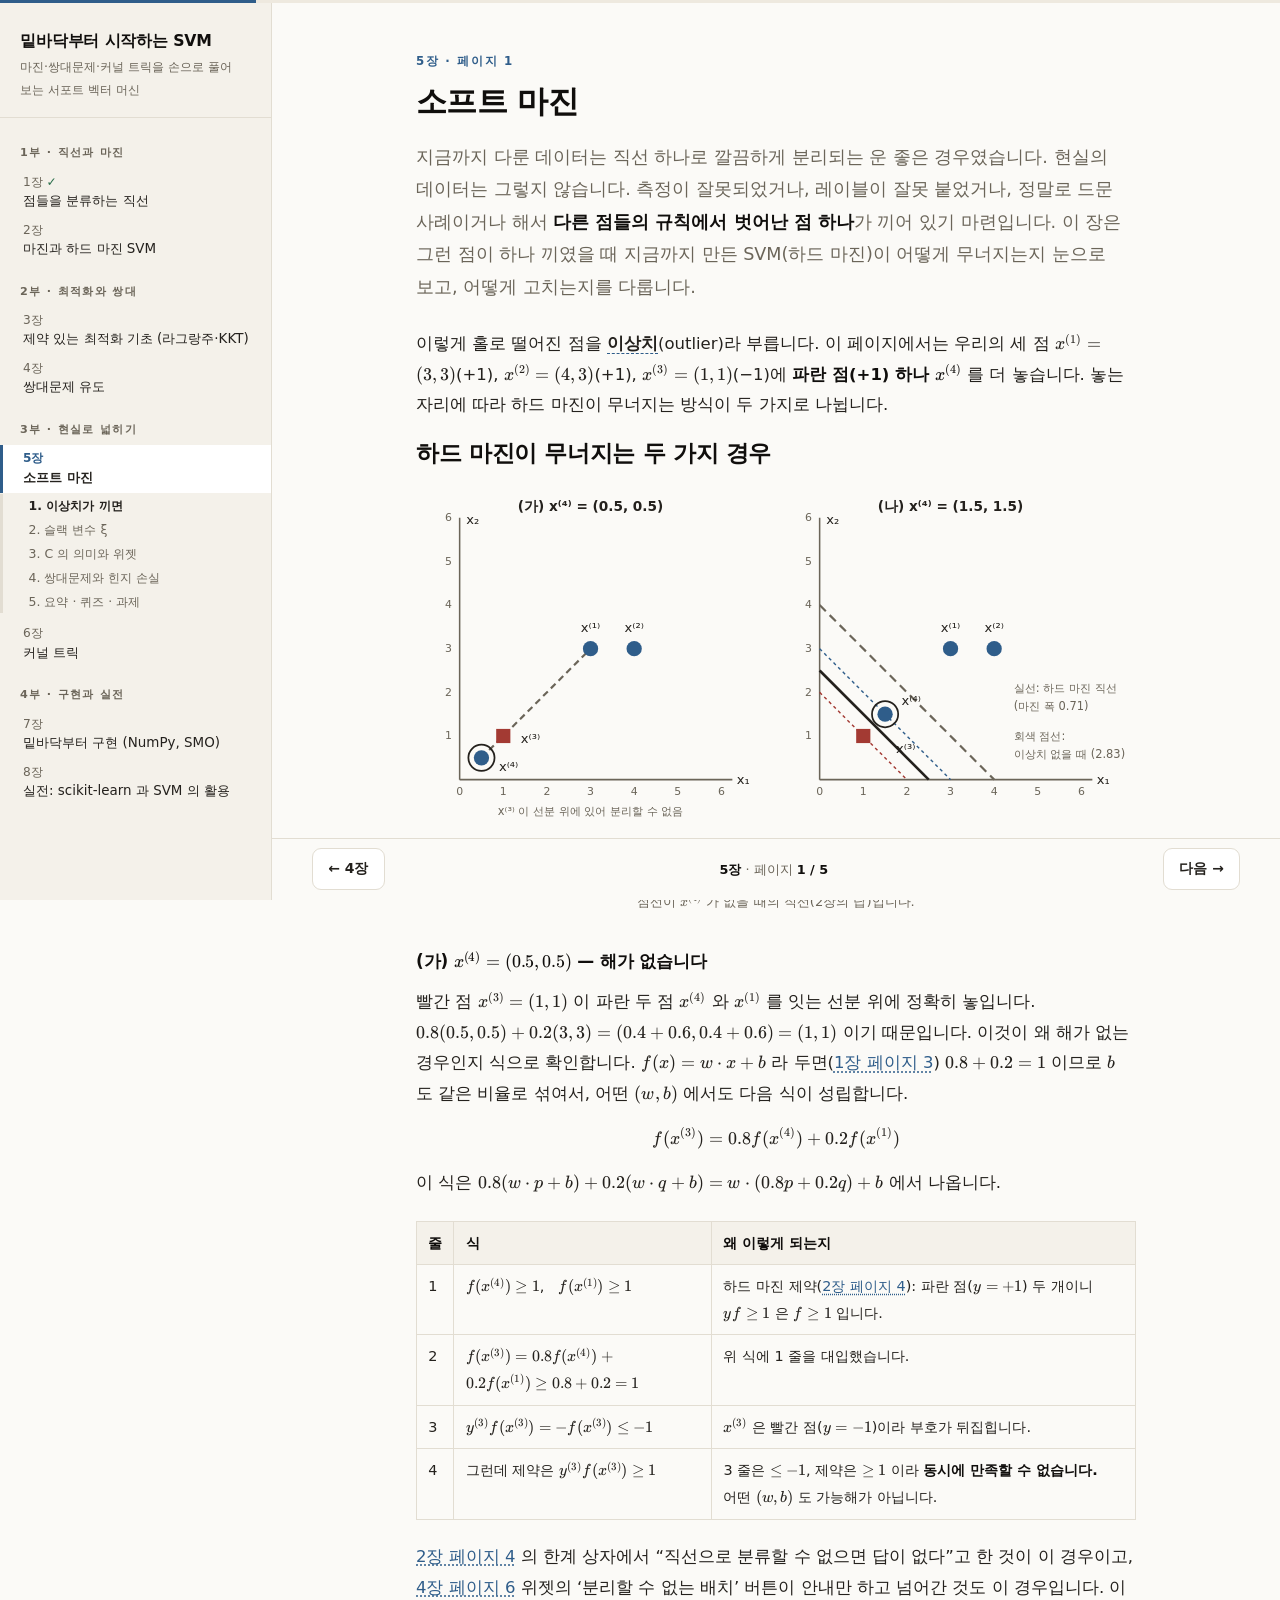
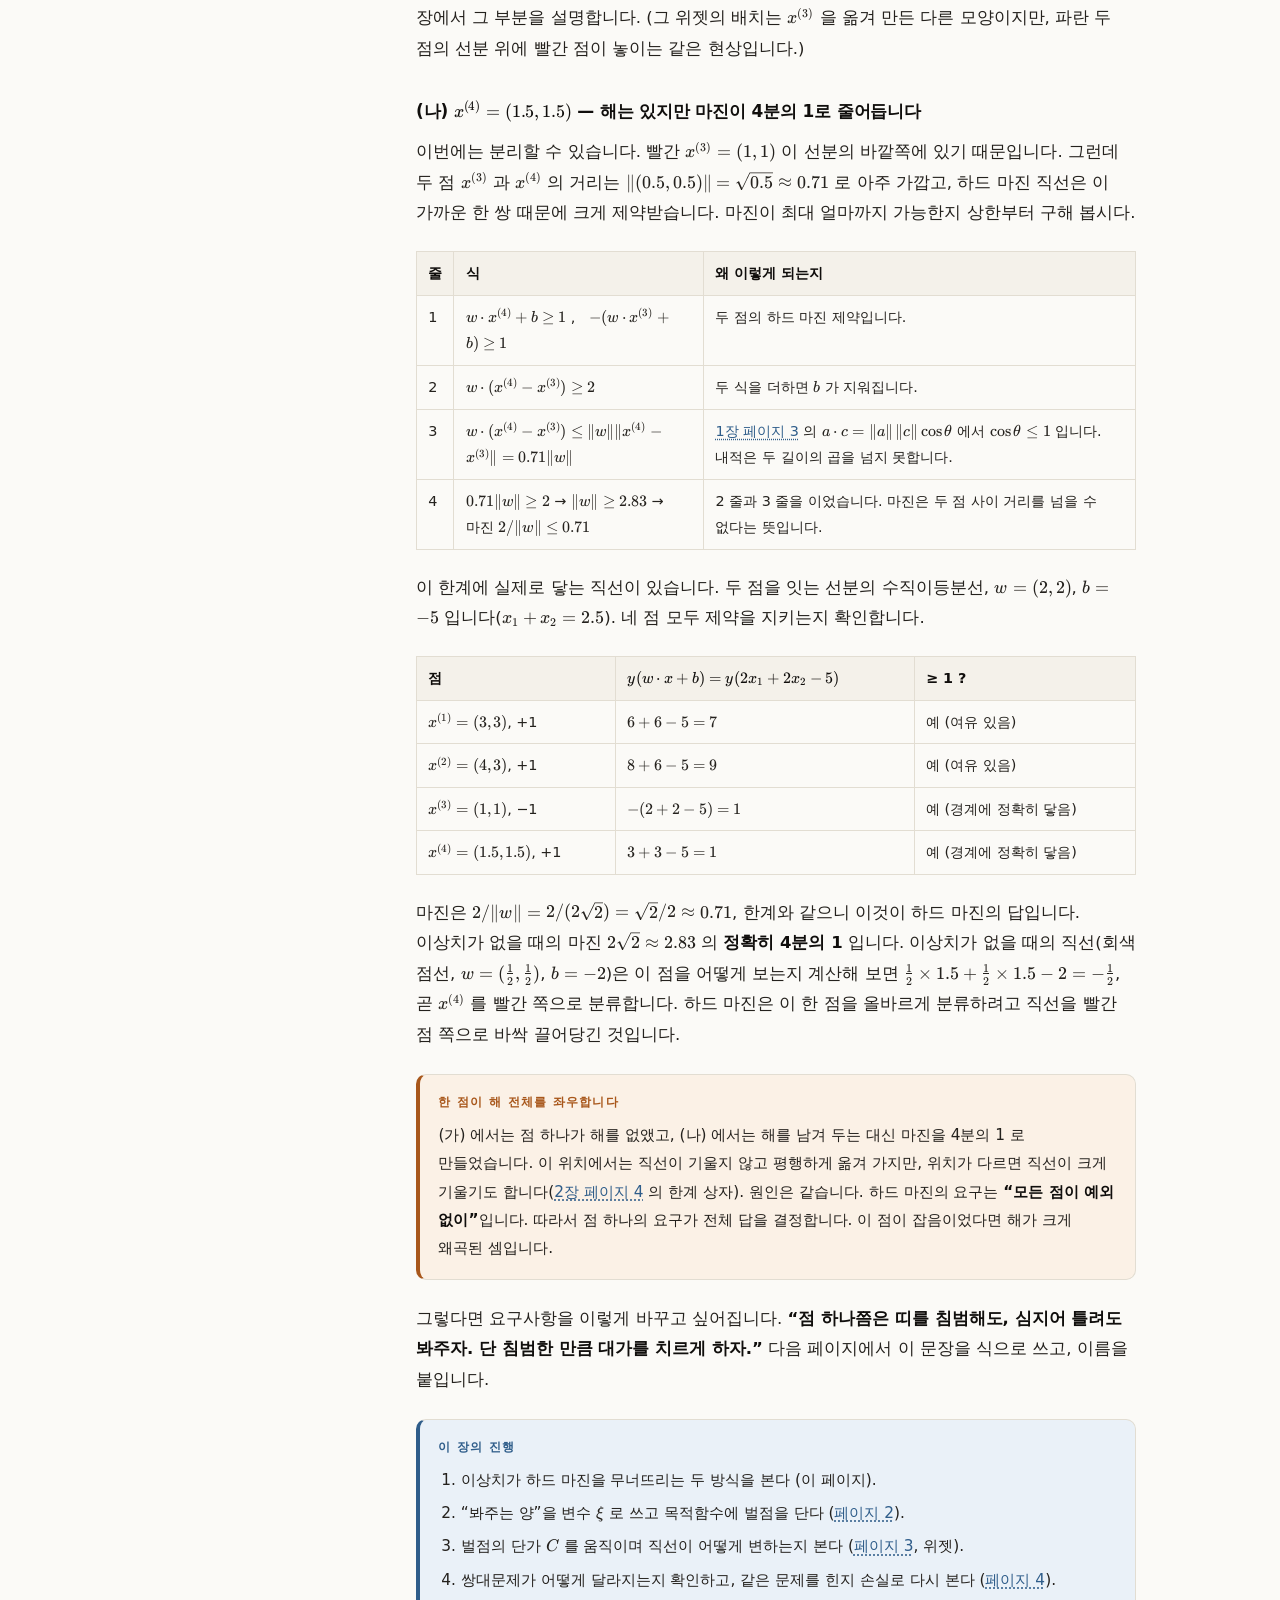
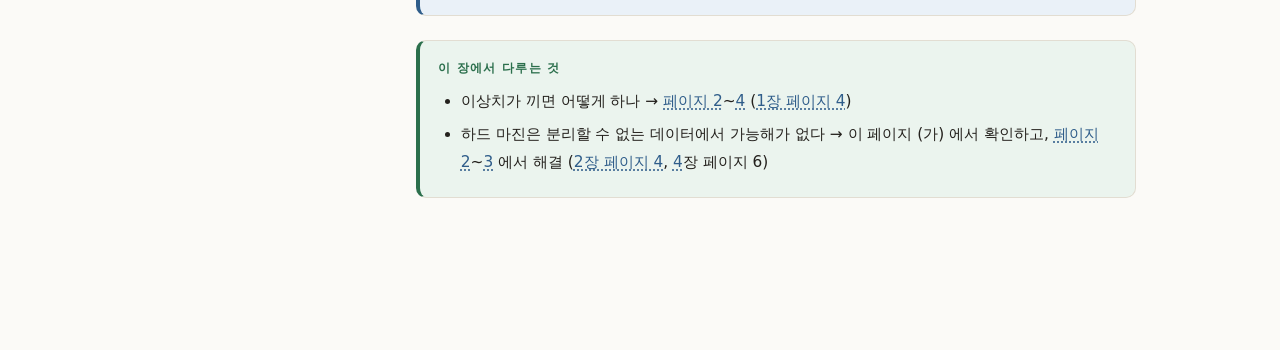
<file: docs/ch05.html>
<!DOCTYPE html>
<html lang="ko" data-chapter="ch05">
<head>
<meta charset="utf-8">
<meta name="viewport" content="width=device-width, initial-scale=1">
<title>5장 · 소프트 마진 — 밑바닥부터 시작하는 SVM</title>
<link rel="stylesheet" href="assets/katex/katex.min.css">
<link rel="stylesheet" href="assets/book.css">
</head>
<body>

<main id="book"><div class="inner">

<!-- ─────────────────────────────────────────── 페이지 1 -->
<section class="screen" data-title="이상치가 끼면">
  <p class="kicker">5장 · 페이지 1</p>
  <h1>소프트 마진</h1>

  <p class="lead">지금까지 다룬 데이터는 직선 하나로 깔끔하게 분리되는 운 좋은 경우였습니다. 현실의 데이터는 그렇지 않습니다. 측정이 잘못되었거나, 레이블이 잘못 붙었거나, 정말로 드문 사례이거나 해서
  <b>다른 점들의 규칙에서 벗어난 점 하나</b>가 끼어 있기 마련입니다. 이 장은 그런 점이 하나 끼였을 때 지금까지 만든 SVM(하드 마진)이 어떻게 무너지는지 눈으로 보고, 어떻게 고치는지를 다룹니다.</p>

  <p>이렇게 홀로 떨어진 점을 <span class="term" data-term="outlier">이상치</span>(outlier)라 부릅니다. 이 페이지에서는 우리의 세 점
  \(x^{(1)} = (3, 3)\)(+1), \(x^{(2)} = (4, 3)\)(+1), \(x^{(3)} = (1, 1)\)(−1)에 <b>파란 점(+1) 하나 \(x^{(4)}\)</b> 를 더 놓습니다.
  놓는 자리에 따라 하드 마진이 무너지는 방식이 두 가지로 나뉩니다.</p>

  <h2>하드 마진이 무너지는 두 가지 경우</h2>

  <figure class="fig">
    <svg viewBox="0 0 660 300" role="img" aria-label="왼쪽 그림은 파란 점 x4 를 (0.5, 0.5) 에 놓으면 빨간 점 x3 이 파란 두 점 x4 와 x1 을 잇는 선분 위에 놓여 어떤 직선으로도 분리할 수 없음을 보인다. 오른쪽 그림은 x4 를 (1.5, 1.5) 에 놓으면 분리할 수는 있지만 직선이 빨간 점 쪽으로 바싹 붙어 마진 띠가 매우 좁아짐을 보이고, 이상치가 없을 때의 직선을 회색 점선으로 함께 그린다">
      <g text-anchor="middle" font-size="12.5" font-weight="700" class="svg-fg">
        <text x="160" y="14">(가) x⁽⁴⁾ = (0.5, 0.5)</text>
        <text x="490" y="14">(나) x⁽⁴⁾ = (1.5, 1.5)</text>
      </g>
      <!-- 축 -->
      <g fill="none" stroke-width="1.4" style="stroke:var(--muted)">
        <path d="M40 260 H290"/><path d="M40 260 V20"/>
        <path d="M370 260 H620"/><path d="M370 260 V20"/>
      </g>
      <g class="svg-muted" font-size="10" text-anchor="middle">
        <text x="40" y="274">0</text><text x="80" y="274">1</text><text x="120" y="274">2</text><text x="160" y="274">3</text><text x="200" y="274">4</text><text x="240" y="274">5</text><text x="280" y="274">6</text>
        <text x="370" y="274">0</text><text x="410" y="274">1</text><text x="450" y="274">2</text><text x="490" y="274">3</text><text x="530" y="274">4</text><text x="570" y="274">5</text><text x="610" y="274">6</text>
        <text x="300" y="264" font-size="12" class="svg-fg">x₁</text><text x="630" y="264" font-size="12" class="svg-fg">x₁</text>
        <text x="52" y="26" font-size="12" class="svg-fg">x₂</text><text x="382" y="26" font-size="12" class="svg-fg">x₂</text>
      </g>
      <g class="svg-muted" font-size="10" text-anchor="end">
        <text x="33" y="223">1</text><text x="33" y="183">2</text><text x="33" y="143">3</text><text x="33" y="103">4</text><text x="33" y="63">5</text><text x="33" y="23">6</text>
        <text x="363" y="223">1</text><text x="363" y="183">2</text><text x="363" y="143">3</text><text x="363" y="103">4</text><text x="363" y="63">5</text><text x="363" y="23">6</text>
      </g>

      <!-- (가): x4 - x1 선분 -->
      <path d="M60 240 L160 140" fill="none" stroke-width="2" style="stroke:var(--muted);stroke-dasharray:6 4"/>
      <!-- (나): 원래 직선 x1+x2=4, 새 직선 x1+x2=2.5 와 띠 -->
      <path d="M370 100 L530 260" fill="none" stroke-width="2" style="stroke:var(--muted);stroke-dasharray:8 5"/>
      <path d="M370 180 L450 260" fill="none" stroke-width="1.3" style="stroke:var(--bad);stroke-dasharray:3 3"/>
      <path d="M370 140 L490 260" fill="none" stroke-width="1.3" style="stroke:var(--accent);stroke-dasharray:3 3"/>
      <path d="M370 160 L470 260" fill="none" stroke-width="2.4" style="stroke:var(--fg)"/>

      <!-- 점: (가) -->
      <circle cx="160" cy="140" r="7" style="fill:var(--accent)"/>
      <circle cx="200" cy="140" r="7" style="fill:var(--accent)"/>
      <rect x="73.5" y="213.5" width="13" height="13" style="fill:var(--bad)"/>
      <circle cx="60" cy="240" r="7" style="fill:var(--accent)"/>
      <circle cx="60" cy="240" r="12" fill="none" stroke-width="1.6" style="stroke:var(--fg)"/>
      <!-- 점: (나) -->
      <circle cx="490" cy="140" r="7" style="fill:var(--accent)"/>
      <circle cx="530" cy="140" r="7" style="fill:var(--accent)"/>
      <rect x="403.5" y="213.5" width="13" height="13" style="fill:var(--bad)"/>
      <circle cx="430" cy="200" r="7" style="fill:var(--accent)"/>
      <circle cx="430" cy="200" r="12" fill="none" stroke-width="1.6" style="stroke:var(--fg)"/>

      <g text-anchor="middle" font-size="12" class="svg-fg">
        <text x="160" y="125">x⁽¹⁾</text><text x="200" y="125">x⁽²⁾</text>
        <text x="490" y="125">x⁽¹⁾</text><text x="530" y="125">x⁽²⁾</text>
      </g>
      <g font-size="12" class="svg-fg">
        <text x="96" y="226">x⁽³⁾</text><text x="76" y="252">x⁽⁴⁾</text>
        <text x="440" y="236">x⁽³⁾</text><text x="445" y="192">x⁽⁴⁾</text>
      </g>
      <g font-size="10.5" class="svg-muted">
        <text x="160" y="292" text-anchor="middle">x⁽³⁾ 이 선분 위에 있어 분리할 수 없음</text>
        <text x="548" y="180">실선: 하드 마진 직선</text>
        <text x="548" y="196">(마진 폭 0.71)</text>
        <text x="548" y="224">회색 점선:</text>
        <text x="548" y="240">이상치 없을 때 (2.83)</text>
      </g>
    </svg>
    <figcaption>파란 원은 +1, 빨간 네모는 −1 이고, 겹친 동그란 테두리가 이상치 \(x^{(4)}\) 입니다. (가) 점선은 \(x^{(4)}\) 와 \(x^{(1)}\) 를 잇는 선분이고 빨간 \(x^{(3)}\) 이 그 위에 놓여 있습니다.
    (나) 실선이 새로 얻은 하드 마진 직선, 그 양옆 점선이 마진 띠의 가장자리, 긴 회색 점선이 \(x^{(4)}\) 가 없을 때의 직선(2장의 답)입니다.</figcaption>
  </figure>

  <h3>(가) \(x^{(4)} = (0.5, 0.5)\) — 해가 없습니다</h3>

  <p>빨간 점 \(x^{(3)} = (1, 1)\) 이 파란 두 점 \(x^{(4)}\) 와 \(x^{(1)}\) 를 잇는 선분 위에 정확히 놓입니다.
  \(0.8(0.5, 0.5) + 0.2(3, 3) = (0.4 + 0.6, 0.4 + 0.6) = (1, 1)\) 이기 때문입니다. 이것이 왜 해가 없는 경우인지 식으로 확인합니다.
  \(f(x) = w\cdot x + b\) 라 두면(1장 페이지 3) \(0.8 + 0.2 = 1\) 이므로 \(b\) 도 같은 비율로 섞여서, 어떤 \((w, b)\) 에서도 다음 식이 성립합니다.</p>

  <p style="text-align:center">\[f(x^{(3)}) = 0.8f(x^{(4)}) + 0.2f(x^{(1)})\]</p>

  <p>이 식은 \(0.8(w\cdot p + b) + 0.2(w\cdot q + b) = w\cdot (0.8p + 0.2q) + b\) 에서 나옵니다.</p>

  <div class="table-wrap">
    <table>
      <tr><th style="width:2.2rem">줄</th><th>식</th><th>왜 이렇게 되는지</th></tr>
      <tr><td>1</td><td>\(f(x^{(4)}) \ge  1\), &nbsp; \(f(x^{(1)}) \ge  1\)</td><td>하드 마진 제약(2장 페이지 4): 파란 점(\(y = +1\)) 두 개이니 \(yf \ge  1\) 은 \(f \ge  1\) 입니다.</td></tr>
      <tr><td>2</td><td>\(f(x^{(3)}) = 0.8 f(x^{(4)}) + 0.2 f(x^{(1)}) \ge  0.8 + 0.2 = 1\)</td><td>위 식에 1 줄을 대입했습니다.</td></tr>
      <tr><td>3</td><td>\(y^{(3)} f(x^{(3)}) = -f(x^{(3)}) \le  -1\)</td><td>\(x^{(3)}\) 은 빨간 점(\(y = -1\))이라 부호가 뒤집힙니다.</td></tr>
      <tr><td>4</td><td>그런데 제약은 \(y^{(3)} f(x^{(3)}) \ge  1\)</td><td>3 줄은 \(\le  -1\), 제약은 \(\ge  1\) 이라 <b>동시에 만족할 수 없습니다.</b> 어떤 \((w, b)\) 도 가능해가 아닙니다.</td></tr>
    </table>
  </div>

  <p>2장 페이지 4 의 한계 상자에서 &ldquo;직선으로 분류할 수 없으면 답이 없다&rdquo;고 한 것이 이 경우이고, 4장 페이지 6 위젯의 &lsquo;분리할 수 없는 배치&rsquo; 버튼이 안내만 하고 넘어간 것도 이 경우입니다. 이 장에서 그 부분을 설명합니다.
  (그 위젯의 배치는 \(x^{(3)}\) 을 옮겨 만든 다른 모양이지만, 파란 두 점의 선분 위에 빨간 점이 놓이는 같은 현상입니다.)</p>

  <h3>(나) \(x^{(4)} = (1.5, 1.5)\) — 해는 있지만 마진이 4분의 1로 줄어듭니다</h3>

  <p>이번에는 분리할 수 있습니다. 빨간 \(x^{(3)} = (1, 1)\) 이 선분의 바깥쪽에 있기 때문입니다. 그런데 두 점 \(x^{(3)}\) 과 \(x^{(4)}\) 의 거리는
  \(\lVert (0.5, 0.5)\rVert  = \sqrt{0.5} \approx  0.71\) 로 아주 가깝고, 하드 마진 직선은 이 가까운 한 쌍 때문에 크게 제약받습니다. 마진이 최대 얼마까지 가능한지 상한부터 구해 봅시다.</p>

  <div class="table-wrap">
    <table>
      <tr><th style="width:2.2rem">줄</th><th>식</th><th>왜 이렇게 되는지</th></tr>
      <tr><td>1</td><td>\(w\cdot x^{(4)} + b \ge  1\) , &nbsp; \(-(w\cdot x^{(3)} + b) \ge  1\)</td><td>두 점의 하드 마진 제약입니다.</td></tr>
      <tr><td>2</td><td>\(w\cdot (x^{(4)} - x^{(3)}) \ge  2\)</td><td>두 식을 더하면 \(b\) 가 지워집니다.</td></tr>
      <tr><td>3</td><td>\(w\cdot (x^{(4)} - x^{(3)}) \le  \lVert w\rVert\lVert x^{(4)} - x^{(3)}\rVert  = 0.71 \lVert w\rVert \)</td><td>1장 페이지 3 의 \(a\cdot c = \lVert a\rVert\,\lVert c\rVert \cos  \theta \) 에서 \(\cos  \theta  \le  1\) 입니다. 내적은 두 길이의 곱을 넘지 못합니다.</td></tr>
      <tr><td>4</td><td>\(0.71 \lVert w\rVert  \ge  2\) → \(\lVert w\rVert  \ge  2.83\) → 마진 \(2/\lVert w\rVert  \le  0.71\)</td><td>2 줄과 3 줄을 이었습니다. 마진은 두 점 사이 거리를 넘을 수 없다는 뜻입니다.</td></tr>
    </table>
  </div>

  <p>이 한계에 실제로 닿는 직선이 있습니다. 두 점을 잇는 선분의 수직이등분선, \(w = (2, 2)\), \(b = -5\) 입니다(\(x_{1} + x_{2} = 2.5\)).
  네 점 모두 제약을 지키는지 확인합니다.</p>

  <div class="table-wrap">
    <table>
      <tr><th>점</th><th>\(y(w\cdot x + b) = y(2x_{1} + 2x_{2} - 5)\)</th><th>≥ 1 ?</th></tr>
      <tr><td>\(x^{(1)} = (3, 3)\), +1</td><td>\(6 + 6 - 5 = 7\)</td><td>예 (여유 있음)</td></tr>
      <tr><td>\(x^{(2)} = (4, 3)\), +1</td><td>\(8 + 6 - 5 = 9\)</td><td>예 (여유 있음)</td></tr>
      <tr><td>\(x^{(3)} = (1, 1)\), −1</td><td>\(-(2 + 2 - 5) = 1\)</td><td>예 (경계에 정확히 닿음)</td></tr>
      <tr><td>\(x^{(4)} = (1.5, 1.5)\), +1</td><td>\(3 + 3 - 5 = 1\)</td><td>예 (경계에 정확히 닿음)</td></tr>
    </table>
  </div>

  <p>마진은 \(2/\lVert w\rVert  = 2/(2\sqrt{2}) = \sqrt{2}/2 \approx  0.71\), 한계와 같으니 이것이 하드 마진의 답입니다. 이상치가 없을 때의 마진 \(2\sqrt{2} \approx  2.83\) 의 <b>정확히 4분의 1</b> 입니다.
  이상치가 없을 때의 직선(회색 점선, \(w = (\tfrac12 , \tfrac12 )\), \(b = -2\))은 이 점을 어떻게 보는지 계산해 보면 \(\tfrac12 \times 1.5 + \tfrac12 \times 1.5 - 2 = -\tfrac12 \), 곧 \(x^{(4)}\) 를 빨간 쪽으로 분류합니다.
  하드 마진은 이 한 점을 올바르게 분류하려고 직선을 빨간 점 쪽으로 바싹 끌어당긴 것입니다.</p>

  <div class="box warn">
    <p class="box-t">한 점이 해 전체를 좌우합니다</p>
    <p>(가) 에서는 점 하나가 해를 없앴고, (나) 에서는 해를 남겨 두는 대신 마진을 4분의 1 로 만들었습니다. 이 위치에서는 직선이 기울지 않고 평행하게 옮겨 가지만, 위치가 다르면 직선이 크게 기울기도 합니다(2장 페이지 4 의 한계 상자).
    원인은 같습니다. 하드 마진의 요구는 <b>&ldquo;모든 점이 예외 없이&rdquo;</b>입니다. 따라서 점 하나의 요구가 전체 답을 결정합니다. 이 점이 잡음이었다면 해가 크게 왜곡된 셈입니다.</p>
  </div>

  <p>그렇다면 요구사항을 이렇게 바꾸고 싶어집니다. <b>&ldquo;점 하나쯤은 띠를 침범해도, 심지어 틀려도 봐주자. 단 침범한 만큼 대가를 치르게 하자.&rdquo;</b> 다음 페이지에서 이 문장을 식으로 쓰고, 이름을 붙입니다.</p>

  <div class="box note">
    <p class="box-t">이 장의 진행</p>
    <ol>
      <li>이상치가 하드 마진을 무너뜨리는 두 방식을 본다 (이 페이지).</li>
      <li>&ldquo;봐주는 양&rdquo;을 변수 \(\xi \) 로 쓰고 목적함수에 벌점을 단다 (페이지 2).</li>
      <li>벌점의 단가 \(C\) 를 움직이며 직선이 어떻게 변하는지 본다 (페이지 3, 위젯).</li>
      <li>쌍대문제가 어떻게 달라지는지 확인하고, 같은 문제를 힌지 손실로 다시 본다 (페이지 4).</li>
    </ol>
  </div>

  <div class="box good">
    <p class="box-t">이 장에서 다루는 것</p>
    <ul>
      <li>이상치가 끼면 어떻게 하나 → 페이지 2~4 (1장 페이지 4)</li>
      <li>하드 마진은 분리할 수 없는 데이터에서 가능해가 없다 → 이 페이지 (가) 에서 확인하고, 페이지 2~3 에서 해결 (2장 페이지 4, 4장 페이지 6)</li>
    </ul>
  </div>
</section>

<!-- ─────────────────────────────────────────── 페이지 2 -->
<section class="screen" data-title="슬랙 변수 ξ">
  <p class="kicker">5장 · 페이지 2</p>
  <h2>슬랙 변수 \(\xi \) — 제약을 조금 느슨하게 만들기</h2>

  <p>하드 마진의 제약은 점마다 하나씩 \(y^{(i)}(w\cdot x^{(i)} + b) \ge  1\) 이었습니다. 이 제약을 점마다 조금씩 풀어 주는 방법은 간단합니다. 부등식 오른쪽의 1 에서 <b>점마다 따로 정한 양</b>을 빼 주는 것입니다.
  그 양을 \(\xi ^{(i)}\) 라 쓰고, \(w, b\) 와 마찬가지로 최적화에서 함께 정해지는 변수로 둡니다. 다만 제약을 마음대로 풀 수는 없으므로, 푼 양만큼 목적함수에 벌점을 더합니다.</p>

  <div class="box good">
    <p class="box-t">정의 — 소프트 마진 SVM (원문제)</p>
    <p style="text-align:center;font-size:1.05rem">\[\min _{w, b, \xi } \;  \tfrac12 \lVert w\rVert ^{2} + C \sum _{i=1}^{n} \xi ^{(i)}\]</p>
    <p style="text-align:center;font-size:1.05rem">\[\text{s.t.} \;  y^{(i)}(w\cdot x^{(i)} + b) \ge  1 - \xi ^{(i)} \; ,\; \;  \xi ^{(i)} \ge  0 \; \; (\text{모든} i)\]</p>
    <ul>
      <li><span class="term" data-term="slack">ξ⁽ⁱ⁾</span> (크사이, <b>슬랙 변수</b>) — 점 \(i\) 가 요구된 여유(함수 마진 1)에 <b>모자란 양</b>. 점마다 하나씩이라 \(n\) 개이고, \(w, b\) 와 마찬가지로 최적화에서 함께 정해지는 변수입니다. 점이 \(n\) 개면 변수는 \(w_{1}, w_{2}, b\) 에 \(\xi \) 가 \(n\) 개 더해집니다.</li>
      <li>\(y^{(i)}(w\cdot x^{(i)} + b) \ge  1 - \xi ^{(i)}\) — 하드 마진 제약에서 1 을 \(1 - \xi ^{(i)}\) 로 낮춘 것. \(\xi ^{(i)} = 0\) 이면 원래 제약 그대로입니다.</li>
      <li>\(\xi ^{(i)} \ge  0\) — 봐주는 양은 음수가 될 수 없다는 조건. 음수를 허용하면 &ldquo;어긴 만큼 벌점&rdquo;이 아니라 &ldquo;여유가 클수록 상&rdquo;이 되어 문제의 뜻이 바뀝니다.</li>
      <li>\(\sum  \xi ^{(i)}\) — 모든 점의 침범량을 더한 총량(Σ 읽는 법은 4장 페이지 2). 이것이 벌점입니다.</li>
      <li>\(C\) — 벌점의 단가. <b>0 보다 큰 상수</b>이고 우리가 미리 정해 줍니다. 값의 의미는 다음 페이지의 주제입니다.</li>
      <li>\(\tfrac12 \lVert w\rVert ^{2}\) — 2장의 목적함수 그대로. 마진을 넓히려는 항입니다.</li>
    </ul>
  </div>

  <p>이 문제를 <span class="term" data-term="softmargin">소프트 마진</span> SVM 이라 부릅니다. 제약을 어기는 것을 허용하므로 &lsquo;soft&rsquo; 라 부르고, 지금까지의 것은 허용하지 않아서 하드 마진이라 불렀습니다.</p>

  <h3>\(\xi \) 의 값과 점의 위치</h3>

  <p>함수 마진 \(y^{(i)}(w\cdot x^{(i)} + b)\) 를 \(z\) 라 부르겠습니다(2장 페이지 3). 제약은 \(z \ge  1 - \xi \) 이고, 벌점을 줄이려면 \(\xi \) 는 작을수록 좋으니 제약을 만족하는 가장 작은 값, 즉 \(1 - z\) 와 0 중 큰 값이 됩니다. 따라서 \(\xi  > 0\) 인 점에서는 \(z = 1 - \xi \) 로 읽을 수 있습니다.</p>

  <div class="table-wrap">
    <table>
      <tr><th>\(\xi ^{(i)}\)</th><th>\(z = y(w\cdot x+b)\)</th><th>점의 위치</th></tr>
      <tr><td>\(0\)</td><td>\(z \ge  1\)</td><td>제약을 그대로 지킴: 마진 경계 위이거나 띠 바깥</td></tr>
      <tr><td>\(0 &lt; \xi  &lt; 1\)</td><td>\(0 &lt; z &lt; 1\)</td><td>띠 안쪽으로 들어왔지만 <b>올바른 쪽</b></td></tr>
      <tr><td>\(1\)</td><td>\(z = 0\)</td><td>직선 위</td></tr>
      <tr><td>\(\xi  > 1\)</td><td>\(z &lt; 0\)</td><td><b>틀린 쪽</b>. 분류가 틀림</td></tr>
    </table>
  </div>

  <p>그래서 \(\xi \) 는 오차 그 자체가 아니라 <b>마진 규칙에서 벗어난 정도</b>입니다. 1 을 넘어야 틀린 것입니다.</p>

  <h3>이상치 예제에 대입해 보기</h3>

  <p>페이지 1 (나) 의 네 점(\(x^{(4)} = (1.5, 1.5)\))으로 후보 직선 두 개의 값을 계산해 비교해 봅시다. 어느 쪽이 목적함수 \(\tfrac12 \lVert w\rVert ^{2} + C\sum \xi \) 가 작은지가 문제의 판정 기준입니다.</p>

  <div class="table-wrap">
    <table>
      <tr><th>점</th><th>후보 1: \(w = (\tfrac12 , \tfrac12 )\), \(b = -2\) 의 \(z\)</th><th>\(\xi \)</th><th>후보 2: \(w = (2, 2)\), \(b = -5\) 의 \(z\)</th><th>\(\xi \)</th></tr>
      <tr><td>\(x^{(1)}\)</td><td>\(\tfrac12 \times 6 - 2 = 1\)</td><td>0</td><td>\(12 - 5 = 7\)</td><td>0</td></tr>
      <tr><td>\(x^{(2)}\)</td><td>\(\tfrac12 \times 7 - 2 = 1.5\)</td><td>0</td><td>\(14 - 5 = 9\)</td><td>0</td></tr>
      <tr><td>\(x^{(3)}\)</td><td>\(-(\tfrac12 \times 2 - 2) = 1\)</td><td>0</td><td>\(-(4 - 5) = 1\)</td><td>0</td></tr>
      <tr><td>\(x^{(4)}\)</td><td>\(\tfrac12 \times 3 - 2 = -\tfrac12 \)</td><td><b>1.5</b> (1 − (−½), 틀린 쪽)</td><td>\(6 - 5 = 1\)</td><td>0</td></tr>
      <tr><td>\(\tfrac12 \lVert w\rVert ^{2} + C\sum \xi \)</td><td colspan="2">\(\tfrac14  + 1.5C\)</td><td colspan="2">\(4 + 0\)</td></tr>
    </table>
  </div>

  <p>후보 1 은 이상치를 포기하는 대신 마진이 넓은 직선이고 후보 2 는 이상치까지 올바르게 분류하는 대신 마진이 좁은 하드 마진 직선입니다. 두 값이 같아지는 곳은 \(\tfrac14  + 1.5C = 4\), 곧 \(C = 2.5\) 입니다.</p>

  <div class="table-wrap">
    <table>
      <tr><th>\(C\)</th><th>후보 1 의 값 \(\tfrac14  + 1.5C\)</th><th>후보 2 의 값</th><th>더 작은 쪽</th></tr>
      <tr><td>1</td><td>1.75</td><td>4</td><td>후보 1 (이상치를 오분류)</td></tr>
      <tr><td>2</td><td>3.25</td><td>4</td><td>후보 1</td></tr>
      <tr><td>2.5</td><td>4</td><td>4</td><td>같음</td></tr>
      <tr><td>3</td><td>4.75</td><td>4</td><td>후보 2 (이상치를 올바르게 분류)</td></tr>
    </table>
  </div>

  <p>벌점의 단가 \(C\) 가 싸면 이상치를 오분류하는 쪽이, 비싸면 올바르게 분류하는 쪽이 이깁니다. 이 내용을 다음 페이지 &ldquo;\(C\) 의 의미&rdquo;에서 자세히 다룹니다.</p>

  <div class="box note">
    <p class="box-t">후보 둘만 비교했을 뿐입니다</p>
    <p>소프트 마진은 이런 후보를 <b>모든</b> \((w, b)\) 에 대해 비교해서 가장 작은 것을 고르는 문제입니다. 두 후보 사이에 더 나은 직선이 있을 수 있습니다.
    예를 들어 \(C = 2\) 에서 \(w = (1, 1)\), \(b = -2.5\) 를 계산하면 \(x^{(3)}\) 의 \(z = 0.5\), \(x^{(4)}\) 의 \(z = 0.5\) 라 \(\xi  = 0.5, 0.5\), 값은 \(\tfrac12 \times 2 + 2\times 1 = 3\) 입니다.
    후보 1(3.25), 후보 2(4) 보다 작습니다. 이 직선은 두 점을 모두 올바르게 분류하면서도 둘 다 띠 안쪽에 있습니다.</p>
  </div>

  <div class="box warn">
    <p class="box-t">한계 — 소프트 마진은 이상치를 구별하지 못합니다</p>
    <p>소프트 마진은 어떤 점이 이상치인지 판별하지 않습니다. <b>제약을 어기는 비용이 낮은 점</b>부터 어길 뿐입니다. 이 예의 \(x^{(4)}\) 가 잡음이 아니라 정말로 파란 영역이 거기까지 내려와 있다는 신호였다면,
    후보 1(그리고 \(C\) 가 작을 때의 답)은 새로 오는 파란 점을 잘못 분류할 수 있습니다. 잡음인지 신호인지는 데이터가 알려 주지 않고 우리가 \(C\) 로 정합니다.</p>
  </div>
</section>

<!-- ─────────────────────────────────────────── 페이지 3 -->
<section class="screen" data-title="C 의 의미와 위젯">
  <p class="kicker">5장 · 페이지 3</p>
  <h2>\(C\) 의 의미 — 엄격한 직선과 관대한 직선</h2>

  <p>목적함수 \(\tfrac12 \lVert w\rVert ^{2} + C \sum \xi ^{(i)}\) 에는 서로 반대로 당기는 두 힘이 있습니다.</p>

  <ul>
    <li>\(\tfrac12 \lVert w\rVert ^{2}\) 은 \(w\) 를 작게, 곧 마진 \(2/\lVert w\rVert \) 을 <b>넓게</b> 만들려 합니다. 이 힘만 있으면 점들을 아무리 많이 침범해도 상관하지 않습니다(\(w\) 가 0 에 가까워집니다).</li>
    <li>\(C\sum \xi \) 는 침범을 <b>줄이려</b> 합니다. 이 힘만 있으면 마진이 아무리 좁아져도 점을 전부 띠 밖에 두려 합니다.</li>
  </ul>

  <p>이 두 힘의 세기를 조절하는 값이 \(C\) 입니다. 침범량 \(\xi \) 가 1 늘어날 때마다 목적함수가 \(C\) 만큼 커집니다.</p>

  <div class="table-wrap">
    <table>
      <tr><th></th><th>\(C\) 가 큼</th><th>\(C\) 가 작음</th></tr>
      <tr><td>침범의 값</td><td>비쌈</td><td>쌈</td></tr>
      <tr><td>직선의 성향</td><td>엄격: 점을 띠 밖에 두려 함. 이상치 하나를 올바르게 분류하려고 끌려감</td><td>관대: 점 여러 개의 침범·오분류를 감수하고 마진을 넓힘</td></tr>
      <tr><td>마진</td><td>좁아지기 쉬움</td><td>넓어지기 쉬움</td></tr>
      <tr><td>지나치면</td><td><span class="term" data-term="overfit">과적합</span>: 잡음 하나에 직선이 크게 흔들림</td><td><span class="term" data-term="underfit">과소적합</span>: 점들을 거의 반영하지 못한 직선</td></tr>
    </table>
  </div>

  <p>\(C\) 는 \(w, b, \alpha \) 처럼 학습으로 구하는 값이 아니라 학습을 시작하기 전에 사람이 정해 주는 값이라 <span class="term" data-term="hyperparam">하이퍼파라미터</span>라 부릅니다.
  모든 데이터에 맞는 정답 \(C\) 는 없고, 실전에서는 데이터로 시험해서 고릅니다.</p>

  <div class="box note">
    <p class="box-t">4점 예제의 모든 \(C\) 에 대한 답</p>
    <p>페이지 2 의 네 점(\(x^{(4)} = (1.5, 1.5)\))은 모든 \(C\) 에 대해 풀 수 있습니다(페이지 4 에서 \(C = 1\) 일 때 맞는지 검증합니다). \(C \le  4\) 이면 답은 \(w = (C/2, C/2)\), 마진은 \(2\sqrt{2}/C\), 목적값은 \(2C - C^{2}/4\) 입니다. \(C \ge  4\) 이면 페이지 1 의 하드 마진 답 \(w = (2, 2)\) 와 같습니다. (손으로 푼 결과입니다.)</p>
    <div class="table-wrap">
      <table>
        <tr><th>\(C\)</th><th>\(w\)</th><th>마진 \(2/\lVert w\rVert \)</th><th>목적값 \(2C - C^{2}/4\)</th></tr>
        <tr><td>1</td><td>(0.5, 0.5)</td><td>2.83</td><td>1.75</td></tr>
        <tr><td>2</td><td>(1, 1)</td><td>1.41</td><td>3</td></tr>
        <tr><td>3</td><td>(1.5, 1.5)</td><td>0.94</td><td>3.75</td></tr>
        <tr><td>4 이상</td><td>(2, 2) (하드 마진)</td><td>0.71</td><td>4</td></tr>
      </table>
    </div>
    <p>\(C\) 가 1, 2, 3, 4 로 커지면 직선이 이상치를 오분류하던 상태(\(C = 1\), 페이지 2 의 후보 1)에서 조금씩 마진을 줄이며 이상치를 올바르게 분류하는 하드 마진으로 옮겨 가는 것이 보입니다.</p>
  </div>

  <h3>위젯에 쓰는 점 — 새 점 세 개를 추가했습니다</h3>

  <p>아래 위젯은 점을 일곱 개로 늘려 씁니다. 세 점 \(x^{(1)}, x^{(2)}, x^{(3)}\) 과 이상치 \(x^{(4)}\) 에 \(x^{(5)} = (3, 4.5)\)(+1), \(x^{(6)} = (0, 1.5)\)(−1), \(x^{(7)} = (1.5, 0)\)(−1) 를 더한 것입니다. 이유는 두 가지입니다.</p>

  <ol>
    <li><b>점이 너무 적으면 소프트 마진의 답이 직선 없는 해(\(w = 0\))가 됩니다.</b> 세 점 + \(x^{(4)} = (0.5, 0.5)\) 에서는 \(C\) 가 얼마든 답이 \(w = (0, 0)\)(전부 +1 로 분류)입니다. 파란 점이 셋이고 빨간 점이 하나뿐인 데이터에서는 빨간 점 하나를 포기하는 것이 가장 이득이라는 결과입니다. 자연스럽긴 하지만 직선을 그리는 데는 쓸 수 없습니다. 이유는 아래 &lsquo;왜 \(w = 0\) 이 되는가&rsquo;에서 확인합니다.</li>
    <li><b>세 점의 답을 그대로 두면서 점들의 분포를 더 현실적으로 만들 수 있습니다.</b> 새 세 점은 모두 4장 페이지 6 의 &lsquo;띠 바깥&rsquo;에 놓입니다(\(w = (\tfrac12 , \tfrac12 )\), \(b = -2\) 에서 \(z = 1.75, 1.25, 1.25\), 모두 1 보다 큼). 그래서 이상치가 없을 때의 답은 4장과 똑같이 \(w = (\tfrac12 , \tfrac12 )\), \(b = -2\) 입니다.</li>
  </ol>

  <details class="fold">
    <summary>왜 \(w = 0\) 이 되는가</summary>
    <div class="fold-body">
      <p>페이지 1 의 섞기 식 \(x^{(3)} = 0.8x^{(4)} + 0.2x^{(1)}\) 에서 \(f(x^{(3)}) = 0.8f(x^{(4)}) + 0.2f(x^{(1)})\) 이므로, 어떤 직선에서도 다음이 성립합니다.</p>
      <p style="text-align:center">\[\xi ^{(3)} + 0.8\xi ^{(4)} + 0.2\xi ^{(1)} \ge  (1 + f(x^{(3)})) + 0.8(1 - f(x^{(4)})) + 0.2(1 - f(x^{(1)})) = 2\]</p>
      <p>따라서 \(\sum \xi  \ge  2\) 입니다. \(w = 0\), \(b = 1\) 은 \(\xi ^{(3)} = 2\), 나머지 0 으로 이 하한에 정확히 닿으면서 \(\tfrac12 \lVert w\rVert ^{2} = 0\) 이라, 어떤 \(C\) 에서도 이 &ldquo;전부 +1&rdquo; 이 가장 이득입니다.</p>
    </div>
  </details>

  <div class="box warn">
    <p class="box-t">한계 — \(C\) 를 키우면 하드 마진이 된다는 말이 성립하는 조건</p>
    <p>\(C\) 를 키우면 침범의 값이 점점 비싸져서 \(\xi \) 가 결국 모두 0 이 되고 하드 마진으로 돌아간다고 볼 수 있습니다. 이것은 <b>하드 마진의 가능해가 있을 때만</b> 맞습니다. 분리할 수 없는 배치(페이지 1 (가))에서는 돌아갈 하드 마진 자체가 없어서,
    \(C\) 를 키워도 답은 &ldquo;침범의 총량이 가장 작은 직선&rdquo; 쪽에서 더 변하지 않습니다(위젯의 강한 이상치).
    또한 한쪽 클래스가 다른 쪽을 원형으로 둘러싼 데이터는 이상치 몇 개의 문제가 아니라, 경계가 직선으로는 표현되지 않는 모양이라서 \(C\) 를 어떻게 정해도 고쳐지지 않습니다. <span class="later">6장에서 다룸</span></p>
  </div>

  <h3>직접 움직여 보기</h3>

  <p>결론은 위에 적었습니다. 위젯은 이를 확인하는 도구입니다. 슬라이더로 \(C\) 를 바꾸면 그때마다 소프트 마진 쌍대문제(4장 페이지 5 의 문제에 \(0 \le  \alpha  \le  C\) 를 더한 것, 페이지 4)를 풀어 직선(실선), 마진 경계(파란·빨간 점선), 점마다의 \(\alpha \) 와 \(\xi \) 를 다시 그립니다.
  파란 동그라미는 +1, 빨간 네모는 −1, 겹친 동그란 테두리는 \(\alpha  > 0\) 인 점(4장의 서포트 벡터)이고, 점에서 뻗은 짧은 점선은 그 점에서 자기 쪽 마진 경계까지의 거리 \(\xi /\lVert w\rVert \) 입니다.
  회색 긴 점선은 이상치가 없을 때의 직선(4장의 답)입니다.</p>

  <figure class="fig">
    <svg id="c-svg" viewBox="0 0 380 356" role="img" aria-label="C 슬라이더로 소프트 마진 SVM 의 직선과 마진 띠, 서포트 벡터, 침범량을 확인하는 그림" style="max-width:28rem">
      <defs><clipPath id="c-clip"><rect x="50" y="30" width="300" height="300"/></clipPath></defs>
      <g class="svg-line" stroke-width=".6">
      <path d="M100 30 V330"/><path d="M50 280 H350"/>
      <path d="M150 30 V330"/><path d="M50 230 H350"/>
      <path d="M200 30 V330"/><path d="M50 180 H350"/>
      <path d="M250 30 V330"/><path d="M50 130 H350"/>
      <path d="M300 30 V330"/><path d="M50 80 H350"/>
      <path d="M350 30 V330"/><path d="M50 30 H350"/>
      </g>
      <g stroke-width="1.4" fill="none" style="stroke:var(--muted)"><path d="M50 330 H350"/><path d="M50 330 V30"/></g>
      <g class="svg-muted" font-size="10" text-anchor="middle">
      <text x="50" y="344">0</text>
      <text x="100" y="344">1</text>
      <text x="150" y="344">2</text>
      <text x="200" y="344">3</text>
      <text x="250" y="344">4</text>
      <text x="300" y="344">5</text>
      <text x="350" y="344">6</text>
      <text x="364" y="334" font-size="12" class="svg-fg">x₁</text><text x="50" y="20" font-size="12" class="svg-fg">x₂</text>
      </g><g class="svg-muted" font-size="10" text-anchor="end">
      <text x="43" y="283">1</text>
      <text x="43" y="233">2</text>
      <text x="43" y="183">3</text>
      <text x="43" y="133">4</text>
      <text x="43" y="83">5</text>
      <text x="43" y="33">6</text>
      </g>
      <g clip-path="url(#c-clip)" fill="none">
        <path id="c-ref" d="" stroke-width="2.4" style="stroke:var(--muted);stroke-dasharray:7 5"/>
        <path id="c-m1" d="" stroke-width="1.4" style="stroke:var(--accent);stroke-dasharray:3 3"/>
        <path id="c-m2" d="" stroke-width="1.4" style="stroke:var(--bad);stroke-dasharray:3 3"/>
        <path id="c-line" d="" stroke-width="2.4" style="stroke:var(--fg)"/>
        <g id="c-slack" stroke-width="1.6" style="stroke:var(--fg);stroke-dasharray:2 2"></g>
      </g>
      <g id="c-pts"></g>
    </svg>
    <figcaption>실선이 지금의 답 \(w\cdot x+b = 0\), 파란 점선이 \(= +1\), 빨간 점선이 \(= -1\) 입니다. \(C\) 가 작아 마진이 아주 넓으면 점선이 그림 밖으로 나갑니다.</figcaption>
  </figure>

  <div style="display:flex;gap:.45rem;align-items:center;justify-content:center;flex-wrap:wrap;font-size:.86rem;margin-bottom:.6rem">
    <span>이상치 \(x^{(4)}\)</span>
    <button type="button" id="c-o1" style="font:inherit;font-size:.82rem;padding:.3rem .6rem;border:1px solid var(--rule);border-radius:6px;background:var(--card);color:var(--fg);cursor:pointer">약한 이상치 (1.5, 1.5)</button>
    <button type="button" id="c-o2" style="font:inherit;font-size:.82rem;padding:.3rem .6rem;border:1px solid var(--rule);border-radius:6px;background:var(--card);color:var(--fg);cursor:pointer">강한 이상치 (0.5, 0.5)</button>
    <button type="button" id="c-o0" style="font:inherit;font-size:.82rem;padding:.3rem .6rem;border:1px solid var(--rule);border-radius:6px;background:var(--card);color:var(--fg);cursor:pointer">이상치 없음</button>
  </div>

  <div style="display:flex;gap:.7rem;align-items:center;justify-content:center;font-size:.9rem;flex-wrap:wrap;margin-bottom:.4rem">
    <label for="c-c">C (로그 눈금)</label>
    <input id="c-c" type="range" min="-2" max="2" step="0.05" value="0" style="width:min(16rem,60vw)">
    <b id="c-cv">1</b>
  </div>

  <div style="display:flex;gap:.45rem;align-items:center;justify-content:center;flex-wrap:wrap;font-size:.86rem;margin-bottom:.6rem">
    <span>C 바로 맞추기</span>
    <button type="button" data-c="-2" style="font:inherit;font-size:.82rem;padding:.25rem .55rem;border:1px solid var(--rule);border-radius:6px;background:var(--card);color:var(--fg);cursor:pointer">0.01</button>
    <button type="button" data-c="-1" style="font:inherit;font-size:.82rem;padding:.25rem .55rem;border:1px solid var(--rule);border-radius:6px;background:var(--card);color:var(--fg);cursor:pointer">0.1</button>
    <button type="button" data-c="0" style="font:inherit;font-size:.82rem;padding:.25rem .55rem;border:1px solid var(--rule);border-radius:6px;background:var(--card);color:var(--fg);cursor:pointer">1</button>
    <button type="button" data-c="0.30103" style="font:inherit;font-size:.82rem;padding:.25rem .55rem;border:1px solid var(--rule);border-radius:6px;background:var(--card);color:var(--fg);cursor:pointer">2</button>
    <button type="button" data-c="1" style="font:inherit;font-size:.82rem;padding:.25rem .55rem;border:1px solid var(--rule);border-radius:6px;background:var(--card);color:var(--fg);cursor:pointer">10</button>
    <button type="button" data-c="2" style="font:inherit;font-size:.82rem;padding:.25rem .55rem;border:1px solid var(--rule);border-radius:6px;background:var(--card);color:var(--fg);cursor:pointer">100</button>
  </div>

  <p style="text-align:center;font-size:.86rem;color:var(--muted);margin:.2rem 0 .8rem">조작 방법: 슬라이더를 끌거나 화살표 키로 움직이면 \(C\) 가 0.01 에서 100 까지 로그 눈금(한 칸에 약 1.12 배)으로 바뀝니다. 버튼으로 이상치의 위치와 \(C\) 를 바로 정할 수도 있습니다.</p>

  <p id="c-sol" style="text-align:center;font-weight:700;margin:.5rem 0 .2rem"></p>
  <p id="c-obj" style="text-align:center;margin:.2rem 0 .2rem"></p>
  <p id="c-note" style="text-align:center;font-weight:700;margin:.2rem 0 .8rem"></p>

  <div class="table-wrap">
    <table>
      <tr><th>점</th><th>좌표, 레이블</th><th>\(z = y(w\cdot x+b)\)</th><th>\(\xi \)</th><th>\(\alpha \)</th><th>위치</th></tr>
      <tbody id="c-rows"></tbody>
    </table>
  </div>

<script>
(function () {
  var $ = function (id) { return document.getElementById(id); };
  var SUP = ['⁽¹⁾', '⁽²⁾', '⁽³⁾', '⁽⁴⁾', '⁽⁵⁾', '⁽⁶⁾', '⁽⁷⁾'];

  /* 소프트 마진 쌍대문제 풀이 — 위반이 가장 큰 두 α 를 골라 함께 움직이는 좌표상승(SMO 꼴).
     max Σα − ½ΣΣ α⁽ⁱ⁾α⁽ʲ⁾y⁽ⁱ⁾y⁽ʲ⁾(x⁽ⁱ⁾·x⁽ʲ⁾)   s.t. 0 ≤ α ≤ C, Σαy = 0 */
  function solveSoft(P, C) {
    var n = P.length, a = [], G = [], Q = [], i, j, k, it, steps = 0, vi, vj, gi, gj;
    for (i = 0; i < n; i++) {
      a.push(0); G.push(-1); Q.push([]);                          // G = Qα − 1 (목적 −D 의 기울기)
      for (j = 0; j < n; j++) Q[i].push(P[i].y * P[j].y * (P[i].x[0] * P[j].x[0] + P[i].x[1] * P[j].x[1]));
    }
    function canUp(k) { return (P[k].y > 0 && a[k] < C) || (P[k].y < 0 && a[k] > 0); }    // α⁽ᵏ⁾y⁽ᵏ⁾ 를 키울 수 있나
    function canDown(k) { return (P[k].y > 0 && a[k] > 0) || (P[k].y < 0 && a[k] < C); }  // 줄일 수 있나
    function pick() {
      vi = -Infinity; vj = Infinity; gi = gj = -1;
      for (k = 0; k < n; k++) {
        var v = -P[k].y * G[k];
        if (canUp(k) && v > vi) { vi = v; gi = k; }
        if (canDown(k) && v < vj) { vj = v; gj = k; }
      }
    }
    for (it = 0; it < 100000; it++) {
      pick();
      if (gi < 0 || gj < 0 || vi - vj < 1e-11) break;             // 더 개선할 쌍이 없으면 끝
      var yi = P[gi].y, yj = P[gj].y;
      var curv = Q[gi][gi] + Q[gj][gj] - 2 * yi * yj * Q[gi][gj];
      var t = -(yi * G[gi] - yj * G[gj]) / Math.max(curv, 1e-12); // α⁽ⁱ⁾ += yᵢt, α⁽ʲ⁾ −= yⱼt (Σαy 유지)
      var lo = Math.max(yi > 0 ? -a[gi] : a[gi] - C, yj > 0 ? a[gj] - C : -a[gj]);
      var hi = Math.min(yi > 0 ? C - a[gi] : a[gi], yj > 0 ? a[gj] : C - a[gj]);
      t = Math.min(hi, Math.max(lo, t));                          // 0 ≤ α ≤ C 안으로 자른다
      a[gi] += yi * t; a[gj] -= yj * t;
      for (k = 0; k < n; k++) G[k] += Q[k][gi] * yi * t - Q[k][gj] * yj * t;
      steps++;
    }
    pick();
    var w = [0, 0], sa = 0, b = 0, nf = 0;
    for (i = 0; i < n; i++) { w[0] += a[i] * P[i].y * P[i].x[0]; w[1] += a[i] * P[i].y * P[i].x[1]; sa += a[i]; }
    var wn = w[0] * w[0] + w[1] * w[1];
    for (i = 0; i < n; i++) if (a[i] > 1e-8 && a[i] < C - 1e-8) { b += P[i].y - (w[0] * P[i].x[0] + w[1] * P[i].x[1]); nf++; }
    var bLo = vi, bHi = Math.max(vi, vj);                         // 가능한 b 의 구간 [vi, vj]
    if (nf) { b /= nf; bLo = bHi = b; } else b = (bLo + bHi) / 2;
    return { a: a, w: w, b: b, D: sa - 0.5 * wn, wn: wn, nfree: nf, bLo: bLo, bHi: bHi, steps: steps };
  }

  var CLEAN = [
    { x: [3, 3], y: 1, n: 0 }, { x: [4, 3], y: 1, n: 1 }, { x: [1, 1], y: -1, n: 2 },
    { x: [3, 4.5], y: 1, n: 4 }, { x: [0, 1.5], y: -1, n: 5 }, { x: [1.5, 0], y: -1, n: 6 }
  ];
  var OUT = [null, { x: [1.5, 1.5], y: 1, n: 3 }, { x: [0.5, 0.5], y: 1, n: 3 }];
  var mode = 1;
  function dataset() {
    var P = CLEAN.slice(0, 3);
    if (OUT[mode]) P.push(OUT[mode]);
    return P.concat(CLEAN.slice(3));
  }
  function X(x) { return 50 + 50 * x; }
  function Y(y) { return 330 - 50 * y; }
  function f(v, d) { var s = Math.abs(v) < 5e-4 ? '0' : v.toFixed(d === undefined ? 3 : d).replace(/0+$/, '').replace(/\.$/, ''); return s === '-0' ? '0' : s.replace('-', '−'); }
  function linePath(w, b, c) {
    var nn = w[0] * w[0] + w[1] * w[1];
    if (nn < 1e-12) return '';
    var p0 = [(c - b) * w[0] / nn, (c - b) * w[1] / nn], len = Math.sqrt(nn), dr = [-w[1] / len, w[0] / len];
    return 'M' + X(p0[0] + 400 * dr[0]).toFixed(1) + ' ' + Y(p0[1] + 400 * dr[1]).toFixed(1) + ' L' + X(p0[0] - 400 * dr[0]).toFixed(1) + ' ' + Y(p0[1] - 400 * dr[1]).toFixed(1);
  }
  function fmtC(C) { return C >= 10 ? C.toFixed(1).replace(/\.0$/, '') : C >= 1 ? C.toFixed(2).replace(/0$/, '').replace(/\.$/, '') : C.toFixed(3).replace(/0+$/, '').replace(/\.$/, ''); }

  var slider = $('c-c');
  function getC() { return Math.pow(10, +slider.value); }

  function draw() {
    var P = dataset(), C = getC(), s = solveSoft(P, C), n = P.length, i, html = '', slack = '', rows = '';
    var nn = s.wn, len = Math.sqrt(nn), mis = 0, sumxi = 0, nC = 0;
    $('c-cv').textContent = fmtC(C);
    $('c-ref').setAttribute('d', linePath([0.5, 0.5], -2, 0));
    $('c-line').setAttribute('d', linePath(s.w, s.b, 0));
    $('c-m1').setAttribute('d', linePath(s.w, s.b, 1));
    $('c-m2').setAttribute('d', linePath(s.w, s.b, -1));
    for (i = 0; i < n; i++) {
      var p = P[i], z = p.y * (s.w[0] * p.x[0] + s.w[1] * p.x[1] + s.b), xi = Math.max(0, 1 - z), al = s.a[i];
      var cls = al < 1e-8 ? 0 : (al > C - 1e-8 ? 2 : 1), px = X(p.x[0]), py = Y(p.x[1]);
      sumxi += xi; if (z < -1e-9) mis++; if (cls === 2) nC++;
      if (xi > 1e-6 && len > 1e-6) {                              // 제 마진 경계까지의 거리 ξ/‖w‖
        var qx = p.x[0] + p.y * xi * s.w[0] / nn, qy = p.x[1] + p.y * xi * s.w[1] / nn;
        slack += '<path d="M' + px.toFixed(1) + ' ' + py.toFixed(1) + ' L' + X(qx).toFixed(1) + ' ' + Y(qy).toFixed(1) + '"/>';
      }
      if (cls > 0) html += '<circle cx="' + px + '" cy="' + py + '" r="13" fill="none" stroke-width="2" style="stroke:var(--fg)"/>';
      html += p.y > 0
        ? '<circle cx="' + px + '" cy="' + py + '" r="7" style="fill:var(--accent)"/>'
        : '<rect x="' + (px - 6.5) + '" y="' + (py - 6.5) + '" width="13" height="13" style="fill:var(--bad)"/>';
      html += '<text x="' + px + '" y="' + (py - 17) + '" text-anchor="middle" font-size="12" class="svg-fg">x' + SUP[p.n] + '</text>';
      var pos = z > 1 + 1e-6 ? '띠 바깥' : Math.abs(z - 1) <= 1e-6 ? '마진 경계 위' : z > 0 ? '띠 안, 올바른 쪽' : '<b>틀린 쪽</b>';
      rows += '<tr><td>x' + SUP[p.n] + (p.n === 3 ? ' (이상치)' : '') + '</td><td>(' + f(p.x[0], 2) + ', ' + f(p.x[1], 2) + '), ' + (p.y > 0 ? '+1' : '−1') + '</td><td>' + f(z) + '</td><td>' + f(xi) + '</td><td>' +
        (cls === 0 ? '0' : f(al) + (cls === 2 ? ' (= C)' : '')) + '</td><td>' + pos + '</td></tr>';
    }
    $('c-slack').innerHTML = slack;
    $('c-pts').innerHTML = html;
    $('c-rows').innerHTML = rows;
    $('c-sol').textContent = 'w = (' + f(s.w[0]) + ', ' + f(s.w[1]) + '),  b = ' + f(s.b) + ',  마진 2/‖w‖ = ' + (len < 1e-6 ? '∞' : f(2 / len, 2));
    var prim = 0.5 * nn + C * sumxi;
    $('c-obj').innerHTML = 'Σξ = ' + f(sumxi) + ', &nbsp; ½‖w‖² + CΣξ = ' + f(prim, 4) + ' &nbsp;(쌍대 목적값 D = ' + f(s.D, 4) + ')';
    var note = '잘못 분류한 점 ' + mis + '개, α = C 인 점 ' + nC + '개.';
    if (s.bHi - s.bLo > 1e-6) note += ' 이 C 에서는 0 &lt; α &lt; C 인 점이 없어 b 가 한 값으로 정해지지 않습니다. [' + f(s.bLo, 3) + ', ' + f(s.bHi, 3) + '] 안의 어떤 b 도 목적값이 같고, 그림과 표는 가운데 값입니다.';
    $('c-note').innerHTML = note;
    var ids = ['c-o0', 'c-o1', 'c-o2'];
    ids.forEach(function (id, k) { $(id).style.outline = (k === mode ? '2px solid var(--accent)' : 'none'); });
  }

  $('c-o0').addEventListener('click', function () { mode = 0; draw(); });
  $('c-o1').addEventListener('click', function () { mode = 1; draw(); });
  $('c-o2').addEventListener('click', function () { mode = 2; draw(); });
  slider.addEventListener('input', draw);
  Array.prototype.forEach.call(document.querySelectorAll('button[data-c]'), function (btn) {
    btn.addEventListener('click', function () { slider.value = this.getAttribute('data-c'); draw(); });
  });
  draw();
})();
</script>

  <div class="box note">
    <p class="box-t">이렇게 움직여 보세요</p>
    <ol>
      <li><b>약한 이상치, \(C = 10\).</b> 하드 마진과 같은 답 \(w = (2, 2)\), \(b = -5\), 마진 0.71 이고 \(\xi \) 가 전부 0 입니다. 직선이 \(x^{(4)}\) 를 올바르게 분류하려고 빨간 점 쪽에 바싹 붙었습니다.</li>
      <li><b>\(C = 1\) 로 줄입니다.</b> \(w = (\tfrac12 , \tfrac12 )\), 마진 2.83 으로 이상치가 없을 때와 같은 방향·같은 마진입니다. \(x^{(4)}\) 는 틀린 쪽에 남고 그 \(\xi \) 는 1 보다 큽니다. 이 \(C\) 에서는 \(b\) 가 구간으로만 정해진다는 안내가 뜹니다(페이지 4).</li>
      <li><b>\(C = 2\), \(3\).</b> 위쪽 4점 예제의 표와 같이 \(w = (1, 1)\), \((1.5, 1.5)\) 로 마진이 1.41, 0.94 로 줄고 \(x^{(4)}\) 가 올바른 쪽으로 넘어옵니다. 직선이 이상치 쪽으로 조금씩 이동하는 중간 단계입니다.</li>
      <li><b>\(C = 0.01\).</b> 마진이 25.6 으로 점선이 그림 밖에 나가고, 여섯 점의 \(\alpha \) 가 \(C\) 에 닿으며 점 세 개를 잘못 분류합니다. 침범의 비용이 너무 낮아 점들을 거의 반영하지 못하는 과소적합입니다.</li>
      <li><b>강한 이상치.</b> \(C = 0.3\) 이상에서는 \(C\) 를 100 까지 올려도 \(w = (0.444, 0.444)\), \(b = -1.667\) 로 변하지 않습니다. \(x^{(4)}\) 는 끝까지 틀린 쪽(\(\xi  \approx  2.22\))에 남습니다. 올바르게 분류할 방법이 없기 때문입니다.</li>
      <li><b>이상치 없음.</b> \(C\) 가 ¼ 이상이면(슬라이더에서는 0.251 부터) 4장의 답 \(w = (\tfrac12 , \tfrac12 )\), \(b = -2\), 마진 2.83 그대로입니다. \(C\) 가 충분히 크면 소프트 마진이 하드 마진으로 돌아갑니다(4장 페이지 7 의 \(\alpha  = \tfrac14 \) 가 \(C\) 이하이기 때문입니다). ¼ 보다 작아지면(\(C = 0.1\)) 서포트 벡터 두 점이 띠 안으로 들어옵니다.</li>
    </ol>
  </div>
</section>

<!-- ─────────────────────────────────────────── 페이지 4 -->
<section class="screen" data-title="쌍대문제와 힌지 손실">
  <p class="kicker">5장 · 페이지 4</p>
  <h2>쌍대문제는 어떻게 바뀌나 — 한 줄 차이</h2>

  <p>4장의 방법을 그대로 써 봅니다. 라그랑지안을 세우고 변수로 편미분해 0 으로 놓고 대입합니다. 새로 생긴 것은 제약(\(\xi  \ge  0\))과 변수(\(\xi \))뿐입니다.</p>

  <h3>라그랑지안</h3>

  <p>3장의 규약(\(g \ge  0\) 꼴, \(L = J - \sum \lambda g\))에 맞춥니다. 제약이 두 종류입니다.</p>

  <div class="table-wrap">
    <table>
      <tr><th>제약 (\(g \ge  0\) 꼴)</th><th>승수</th></tr>
      <tr><td>\(g^{(i)} = y^{(i)}(w\cdot x^{(i)} + b) - 1 + \xi ^{(i)} \ge  0\)</td><td>\(\alpha ^{(i)} \ge  0\) (4장의 그 α)</td></tr>
      <tr><td>\(\xi ^{(i)} \ge  0\)</td><td>\(\mu ^{(i)} \ge  0\) (새 승수. 이름만 \(\mu \)(뮤)로 구분)</td></tr>
    </table>
  </div>

  <p style="text-align:center">\[L(w, b, \xi , \alpha , \mu ) = \tfrac12 \lVert w\rVert ^{2} + C \sum _{i} \xi ^{(i)} - \sum _{i} \alpha ^{(i)} [ y^{(i)}(w\cdot x^{(i)} + b) - 1 + \xi ^{(i)} ] - \sum _{i} \mu ^{(i)} \xi ^{(i)}\]</p>

  <p>4장 페이지 2 의 라그랑지안에 \(C\sum \xi \), \(-\sum \alpha \xi \), \(-\sum \mu \xi \) 세 항이 더해진 모양입니다. 이제 \(w, b, \xi ^{(i)}\) 에 대해 편미분해 0 으로 놓습니다.</p>

  <div class="table-wrap">
    <table>
      <tr><th>편미분 = 0</th><th>결과</th><th>4장과 비교</th></tr>
      <tr><td>\(\partial L/\partial w = w - \sum  \alpha ^{(i)}y^{(i)}x^{(i)} = 0\)</td><td>\(w = \sum  \alpha ^{(i)}y^{(i)}x^{(i)}\)</td><td>같음. \(\xi \) 가 들어 있는 새 항들은 \(w\) 를 포함하지 않아 미분하면 사라집니다.</td></tr>
      <tr><td>\(\partial L/\partial b = -\sum  \alpha ^{(i)}y^{(i)} = 0\)</td><td>\(\sum  \alpha ^{(i)}y^{(i)} = 0\)</td><td>같음. 새 항들에 \(b\) 가 없습니다.</td></tr>
      <tr><td>\(\partial L/\partial \xi ^{(i)} = C - \alpha ^{(i)} - \mu ^{(i)} = 0\)</td><td>\(\alpha ^{(i)} = C - \mu ^{(i)}\)</td><td><b>새 줄.</b> \(\xi ^{(i)}\) 가 들어 있는 항은 \(C\xi \), \(-\alpha \xi \), \(-\mu \xi \) 셋이고 모두 \(\xi \) 에 곱해진 계수가 그대로 남습니다.</td></tr>
    </table>
  </div>

  <p>새 줄에서 \(\mu ^{(i)} \ge  0\) 이니 \(\alpha ^{(i)} = C - \mu ^{(i)} \le  C\) 입니다. 원래부터 \(\alpha ^{(i)} \ge  0\) 이었으니 <b>\(0 \le  \alpha ^{(i)} \le  C\)</b> 가 됩니다. 이 식들을 \(L\) 에 대입할 때,
  \(\xi \) 가 들어 있는 항은 \(C\sum \xi  - \sum \alpha \xi  - \sum \mu \xi  = \sum (C - \alpha  - \mu )\xi \) 로 묶이고 괄호가 방금 구한 새 줄에 의해 0 이라 <b>\(\xi \) 가 통째로 사라집니다.</b> 남은 것은 4장 페이지 4 의 줄과 똑같아서 쌍대 목적함수 \(D(\alpha )\) 도 같습니다.</p>

  <div class="box good">
    <p class="box-t">소프트 마진의 쌍대문제</p>
    <p style="text-align:center;font-size:1.05rem">\[\max _{\alpha } \;  D(\alpha ) = \sum \alpha ^{(i)} - \tfrac12  \sum _{i}\sum _{j} \alpha ^{(i)}\alpha ^{(j)} y^{(i)}y^{(j)} (x^{(i)}\cdot x^{(j)})\]</p>
    <p style="text-align:center;font-size:1.05rem">\[\text{s.t.} \;  \boldsymbol{0 \le  \alpha ^{(i)} \le  C} \; (\text{모든} i), \; \;  \sum  \alpha ^{(i)}y^{(i)} = 0\]</p>
  </div>

  <div class="table-wrap">
    <table>
      <tr><th></th><th>하드 마진 (4장)</th><th>소프트 마진 (5장)</th></tr>
      <tr><td>목적 \(D(\alpha )\)</td><td colspan="2" style="text-align:center">같음 (데이터는 여전히 내적 \(x^{(i)}\cdot x^{(j)}\) 로만 들어 있음)</td></tr>
      <tr><td>등식 제약</td><td colspan="2" style="text-align:center">\(\sum  \alpha ^{(i)}y^{(i)} = 0\), 같음</td></tr>
      <tr><td>부호 제약</td><td>\(\alpha ^{(i)} \ge  0\)</td><td><b>\(0 \le  \alpha ^{(i)} \le  C\)</b></td></tr>
      <tr><td>\(w\) 복원</td><td colspan="2" style="text-align:center">\(w = \sum  \alpha ^{(i)}y^{(i)}x^{(i)}\), 같음</td></tr>
    </table>
  </div>

  <p>\(\alpha  \le  C\) 라는 상한 하나가 두 극단을 한꺼번에 설명합니다. \(C\) 가 아주 크면 이 상한이 사실상 없는 것과 같아 4장의 문제로 돌아갑니다. 정확히는 하드 마진 쌍대문제의 답에서 모든 \(\alpha \) 성분이 \(C\) 이하이기만 하면 이 상한이 아무 영향도 주지 않아 같은 답이 나옵니다.
  4장 페이지 7 의 \(\alpha  = (\tfrac14 , 0, \tfrac14 )\) 가 그 경우라 \(C \ge  \tfrac14 \) 이면 세 점의 답이 그대로이고, 페이지 1 (나) 의 네 점은 하드 마진 답이 \(\alpha  = (0, 0, 4, 4)\) 이므로 \(C \ge  4\) 일 때 페이지 3 의 표가 하드 마진 \(w = (2, 2)\) 가 되는 것과 맞아떨어집니다.</p>

  <h3>점의 세 부류</h3>

  <p>3장의 상보 여유성(\(\text{승수} \times  \text{제약} = 0\))이 이번에는 두 줄입니다. 승수 \(\alpha \), \(\mu \) 와 제약 \(g^{(i)}\), \(\xi ^{(i)}\) 에 각각 적용되고, \(\mu  = C - \alpha \) 를 쓰면 다음과 같습니다.</p>

  <p style="text-align:center">\[\alpha ^{(i)} [ y^{(i)}(w\cdot x^{(i)} + b) - 1 + \xi ^{(i)} ] = 0 \; ,\; \;  (C - \alpha ^{(i)}) \xi ^{(i)} = 0\]</p>

  <div class="table-wrap">
    <table>
      <tr><th>\(\alpha ^{(i)}\)</th><th>두 줄에서 따라 나오는 것</th><th>점의 위치 (\(z = y(w\cdot x+b)\))</th></tr>
      <tr><td><b>\(\alpha  = 0\)</b></td><td>\(C - \alpha  = C > 0\) 이라 둘째 줄에서 \(\xi  = 0\), 곧 제약 \(z \ge  1\)</td><td><b>마진 경계 밖</b>이거나 경계 위. \(w\) 에 기여하지 않음</td></tr>
      <tr><td><b>\(0 &lt; \alpha  &lt; C\)</b></td><td>\(C - \alpha  > 0\) 이라 \(\xi  = 0\). \(\alpha  > 0\) 이라 첫째 줄에서 대괄호가 0, 곧 \(z = 1\)</td><td><b>마진 경계 위</b> (4장의 서포트 벡터)</td></tr>
      <tr><td><b>\(\alpha  = C\)</b></td><td>\(C - \alpha  = 0\) 이라 \(\xi \) 는 0 이상 아무 값. \(\alpha  > 0\) 이라 대괄호가 0, 곧 \(z = 1 - \xi  \le  1\)</td><td><b>경계 안쪽·틀린 쪽</b> (\(\xi  > 0\))이거나 경계 위 (\(\xi  = 0\))</td></tr>
    </table>
  </div>

  <p>페이지 3 위젯의 \(\alpha \) 열에서 &lsquo;= C&rsquo; 로 표시된 점이 셋째 부류입니다. 거꾸로 읽으면 이렇습니다.</p>

  <ul>
    <li>점이 띠 바깥(\(z > 1\))이면 \(\alpha  = 0\). (\(\alpha  > 0\) 이면 \(z = 1 - \xi  \le  1\) 이라 모순)</li>
    <li>점이 띠 안쪽이거나 틀린 쪽(\(z &lt; 1\))이면 \(\xi  > 0\) 이고, 그러면 \(C - \alpha  = 0\) 이라 \(\alpha  = C\). 곧 <b>\(\xi  > 0\) 인 점은 모두 서포트 벡터</b>(\(\alpha  > 0\))입니다.</li>
    <li>마진 경계 위(\(z = 1\))에 있는 점은 세 부류 모두 가능합니다. 4장에서 경계 위인데 \(\alpha  = 0\) 인 점이 있었던 것처럼, 이제는 경계 위인데 \(\alpha  = C\) 인 점도 있습니다.</li>
  </ul>

  <div class="box good">
    <p class="box-t">검증 — 페이지 3 의 4점 예제 \(C = 1\)</p>
    <p>페이지 3 의 표에서 \(C = 1\) 이면 \(\alpha  = (0, 0, 1, 1)\), \(w = (\tfrac12 , \tfrac12 )\) 라고 했습니다. 직접 확인합니다. (점 번호: \(x^{(1)} = (3, 3)\), \(x^{(2)} = (4, 3)\), \(x^{(3)} = (1, 1)\), \(x^{(4)} = (1.5, 1.5)\))</p>
    <ul>
      <li><b>쌍대 제약 확인.</b> \(0 \le  \alpha  \le  C = 1\) ✓. \(\sum \alpha y = 0\times 1 + 0\times 1 + 1\times (-1) + 1\times (+1) = 0\) ✓.</li>
      <li><b>\(w\) 복원.</b> \(w = 1\times (-1)(1, 1) + 1\times (+1)(1.5, 1.5) = (0.5, 0.5)\) ✓.</li>
      <li><b>쌍대 값.</b> \(D = \sum \alpha  - \tfrac12 \lVert w\rVert ^{2} = 2 - \tfrac12 \times \tfrac12  = 1.75\) (\(\sum \sum \) 가 \(w\cdot w\) 와 같다는 4장 페이지 4 의 4 줄을 썼습니다).</li>
      <li><b>원문제 값.</b> \(b = -2\) 로 놓으면 페이지 2 의 후보 1 이라 \(\tfrac12 \lVert w\rVert ^{2} + C\sum \xi  = \tfrac14  + 1.5 = 1.75\).</li>
      <li>쌍대 값은 원문제의 어떤 가능해의 값보다도 크지 않고(약쌍대성, 4장 페이지 5), 위의 원문제 값이 쌍대 값과 <b>같으므로</b> 둘 다 최적입니다. \(C = 1\) 에서 후보 1 이 정말 답입니다.</li>
    </ul>
    <p>점의 부류는 \(x^{(1)}, x^{(2)}\) 가 \(\alpha  = 0\)(\(z = 1, 1.5\) ≥ 1), \(x^{(3)}, x^{(4)}\) 가 \(\alpha  = C\)(\(x^{(4)}\) 는 \(z = -\tfrac12  &lt; 1\) 로 틀린 쪽, \(x^{(3)}\) 은 \(z = 1\) 이라 \(\xi  = 0\) 이지만 \(\alpha  = C\))입니다. 세 부류 중 둘만 나왔고, 가운데 부류(\(0 &lt; \alpha  &lt; C\))는 4장의 세 점 예제에서 확인할 수 있습니다. \(C > \tfrac14 \) 이면 \(\alpha  = (\tfrac14 , 0, \tfrac14 )\) 의 양수 두 개가 모두 이 범위에 듭니다.</p>
  </div>

  <h3>\(b\) 는 어떤 점으로 구하나</h3>

  <p>4장에서는 \(\alpha  > 0\) 인 점에서 등식 \(y(w\cdot x+b) = 1\) 이 나온다고 했습니다. 소프트 마진에서는 \(\alpha  > 0\) 인 점이 두 종류라 조심해야 합니다.</p>

  <ul>
    <li><b>\(0 &lt; \alpha  &lt; C\) 인 점</b>은 \(\xi  = 0\) 임이 확실해서 등식 \(y(w\cdot x+b) = 1\) 이 성립합니다. \(b = y - w\cdot x\) 로 구합니다.</li>
    <li><b>\(\alpha  = C\) 인 점</b>은 \(z = 1 - \xi \) 인데 \(\xi \) 를 모르니 \(b\) 를 정해 주지 못합니다.</li>
    <li><b>\(\alpha  = 0\) 인 점</b>은 부등식 \(z \ge  1\) 만 줍니다.</li>
  </ul>

  <div class="box warn">
    <p class="box-t">한계 — \(0 &lt; \alpha  &lt; C\) 인 점이 하나도 없으면 \(b\) 는 한 값으로 정해지지 않고 구간이 됩니다</p>
    <p>위 4점 예제(\(C = 1\))가 그런 경우입니다. \(w = (\tfrac12 , \tfrac12 )\) 는 하나로 정해지지만 \(b\) 는 \(-2 \le  b \le  -\tfrac12 \) 의 어느 값이든 됩니다.
    조건은 이렇습니다. \(\alpha  = 0\) 인 \(x^{(1)}\) 은 \(3 + b \ge  1\), \(\alpha  = C\) 인 \(x^{(3)}\) 은 \(z = -(1 + b) \le  1\), \(x^{(4)}\) 는 \(z = 1.5 + b \le  1\) 에서 \(b \ge  -2\) 와 \(b \le  -\tfrac12 \) 가 나옵니다.
    그 구간 안에서는 \(\xi ^{(3)} = 2 + b\), \(\xi ^{(4)} = -\tfrac12  - b\) 라 합이 늘 1.5 이고 목적값이 같아서 어느 \(b\) 도 똑같이 최적입니다. 위젯도 이럴 때는 구간을 알려 주고 가운데 값을 그립니다.
    \(0 &lt; \alpha  &lt; C\) 인 점이 하나라도 있으면 \(b\) 가 정해집니다. 여기서 \(w\) 는 언제나 하나이고 \(b\) 만 구간일 수 있습니다.</p>
  </div>

  <h3>힌지 손실로 다시 보기</h3>

  <p>이번에는 같은 문제를 \(\xi \) 없이 다시 씁니다. \((w, b)\) 를 하나 정했다고 합시다. 그러면 점 \(i\) 의 \(\xi ^{(i)}\) 는 제약 \(\xi ^{(i)} \ge  1 - z^{(i)}\), \(\xi ^{(i)} \ge  0\) 을 지키는 가장 작은 값이면 되고 (\(C > 0\) 이므로 작을수록 이득입니다), 그 값은 둘 중 큰 값입니다.</p>

  <p style="text-align:center">\(\xi ^{(i)} = \max ( 0, 1 - y^{(i)} f(x^{(i)}) )\) &nbsp;&nbsp; (\(f(x) = w\cdot x + b\))</p>

  <p>오른쪽의 \(\max (0, 1 - z)\) 가 <span class="term" data-term="hinge">힌지 손실</span>(hinge loss)입니다. 마진 밖(\(z \ge  1\))에서는 0 이고 그 안쪽에서는 1 에서 모자란 만큼 올라갑니다. 곧 <b>\(\xi \) 는 힌지 손실입니다.</b> 문제는 \(\xi \) 를 지우고 이렇게 쓸 수 있습니다.</p>

  <p style="text-align:center">\[\min _{w, b} \;  \tfrac12 \lVert w\rVert ^{2} + C \sum _{i} \max ( 0, 1 - y^{(i)} f(x^{(i)}) )\]</p>

  <figure class="fig">
    <svg viewBox="0 0 440 210" role="img" aria-label="가로축이 z = y f(x), 세로축이 손실. 힌지 손실은 z 가 1 이상에서 0 이고 그 아래에서는 직선으로 올라간다. 0-1 손실은 z 가 0 미만이면 1 이고 0 이상이면 0 인 계단이다">
      <g fill="none" stroke-width="1.4" style="stroke:var(--muted)"><path d="M40 170 H420"/><path d="M190 190 V20"/></g>
      <g class="svg-muted" font-size="10" text-anchor="middle">
        <text x="50" y="186">−2</text><text x="120" y="186">−1</text><text x="190" y="186">0</text><text x="260" y="186">1</text><text x="330" y="186">2</text><text x="400" y="186">3</text>
        <text x="430" y="174" font-size="12" class="svg-fg">z</text>
      </g>
      <g class="svg-muted" font-size="10" text-anchor="end">
        <text x="184" y="134">1</text><text x="184" y="94">2</text><text x="184" y="54">3</text>
      </g>
      <path d="M50 50 L260 170 L400 170" fill="none" stroke-width="2.6" style="stroke:var(--accent)"/>
      <path d="M50 130 H190 M190 170 H400" fill="none" stroke-width="2" style="stroke:var(--bad);stroke-dasharray:5 4"/>
      <circle cx="190" cy="130" r="3.5" fill="none" stroke-width="1.5" style="stroke:var(--bad)"/>
      <circle cx="190" cy="170" r="3.5" style="fill:var(--bad)"/>
      <g font-size="11.5" class="svg-fg">
        <text x="62" y="46" style="fill:var(--accent)">힌지 손실 max(0, 1 − z)</text>
        <text x="272" y="146" style="fill:var(--bad)">0-1 손실 (틀리면 1)</text>
      </g>
    </svg>
    <figcaption>가로축은 \(z = yf(x)\), 세로축은 손실입니다. 힌지 손실(파란 실선)은 \(z \ge  1\) 에서 0, 그 아래에서 직선으로 올라가고 \(z = 0\)(직선 위)에서 1, \(z &lt; 0\)(틀린 쪽)에서 1 을 넘습니다. 붉은 점선은 &ldquo;틀리면 1, 맞으면 0&rdquo; 인 0-1 손실입니다.</figcaption>
  </figure>

  <div class="table-wrap">
    <table>
      <tr><th>\(z = yf(x)\)</th><th>힌지 손실 \(\xi \)</th><th>예</th></tr>
      <tr><td>1.5</td><td>0</td><td>띠 바깥 (페이지 2 후보 1 의 \(x^{(2)}\) 는 \(z = 1.5\), 손실 0)</td></tr>
      <tr><td>1</td><td>0</td><td>마진 경계 위</td></tr>
      <tr><td>0.5</td><td>0.5</td><td>띠 안, 올바른 쪽 (페이지 2 의 \(C = 2\) 직선에서 \(x^{(3)}, x^{(4)}\))</td></tr>
      <tr><td>0</td><td>1</td><td>직선 위</td></tr>
      <tr><td>−0.5</td><td>1.5</td><td>틀린 쪽 (페이지 2 후보 1 의 \(x^{(4)}\))</td></tr>
      <tr><td>−2</td><td>3</td><td>멀리 틀린 쪽: 벌점이 거리에 비례해 계속 올라감</td></tr>
    </table>
  </div>

  <p>이 식을 보면 목적함수가 <b>두 항의 합</b>임이 분명해집니다. \(\tfrac12 \lVert w\rVert ^{2}\) 은 \(w\) 를 작게, 곧 마진을 넓게 유지하는 항이고, \(C\sum (\text{힌지 손실})\) 은 학습 데이터에서 얼마나 어겼는지를 재는 손실 항입니다. \(C\) 는 손실 항의 비중입니다.
  하드 마진은 그 손실을 한 점도 허용하지 않는 극단입니다.</p>

  <div class="box note">
    <p class="box-t">왜 0-1 손실이 아니라 힌지 손실인가 — 한계 두 가지</p>
    <ul>
      <li>힌지 손실은 늘 0-1 손실 이상입니다(\(z &lt; 0\) 이면 힌지는 1 이상). 그래서 \(\sum \xi \) 는 틀린 점의 수 이상의 값입니다. 0-1 손실은 계단이라 최소화하기 어렵고, 힌지 손실은 한 곳에서만 꺾일 뿐 나머지는 직선이라, 이 문제는 4장에서 다룬 이차 계획 문제로 풀 수 있습니다.</li>
      <li>힌지 손실은 틀린 정도에 비례해 벌점이 계속 올라가서, 멀리 떨어진 이상치일수록 \(\xi \) 가 크고 큰 \(C\) 에서 직선을 더 세게 끌어당깁니다. 마지막 줄의 \(z = -2\) 가 그것입니다.</li>
      <li>\(\xi  = \max (0, 1 - z)\) 가 정확히 성립하는 것은 <b>최적해에서</b>입니다. 제약식만 보면 \(\xi \) 는 그 값 이상이면 아무 값이나 가능합니다(\(C > 0\) 이므로 \(\xi \) 는 작을수록 이득입니다).</li>
    </ul>
  </div>
</section>

<!-- ─────────────────────────────────────────── 페이지 5 -->
<section class="screen" data-title="요약 · 퀴즈 · 과제">
  <p class="kicker">5장 · 페이지 5</p>
  <h2>5장 마무리</h2>

  <div class="summary">
    <h3>핵심 요약</h3>
    <ol>
      <li>하드 마진은 &ldquo;모든 점이 예외 없이&rdquo;라서 이상치 하나에 약합니다. 빨간 점이 파란 두 점의 선분 위에 놓이면 가능해가 없고, 분리할 수 있어도 마진이 크게 줄어듭니다(예제에서 2.83 → 0.71).</li>
      <li>점마다 슬랙 변수 \(\xi ^{(i)} \ge  0\) 을 두어 제약을 \(y^{(i)}(w\cdot x^{(i)}+b) \ge  1 - \xi ^{(i)}\) 로 풀고, 목적함수에 벌점을 더한 것이 소프트 마진이며, 식으로는 \(\min  \tfrac12 \lVert w\rVert ^{2} + C\sum \xi ^{(i)}\) 입니다. \(\xi  = 0\) 은 제약 그대로, \(0 &lt; \xi  &lt; 1\) 은 띠 안, \(\xi  > 1\) 은 틀린 쪽이고, \(\xi  = \max (0, 1 - y f(x))\) 는 힌지 손실입니다.</li>
      <li>\(C\) 는 침범의 단가입니다. 크면 엄격해서 하드 마진에 가까워지고(이상치에 끌려 과적합할 수 있음), 작으면 관대해서 마진이 넓어집니다(점을 거의 안 봐 과소적합할 수 있음). \(C\) 는 사람이 정하는 하이퍼파라미터입니다. 하드 마진의 가능해가 있을 때에 한해 \(C\) 를 키우면 하드 마진에 가까워집니다.</li>
      <li>쌍대문제는 \(\alpha  \ge  0\) 이 \(0 \le  \alpha  \le  C\) 로 바뀌는 한 줄 차이입니다. \(\alpha  = 0\) 은 띠 바깥, \(0 &lt; \alpha  &lt; C\) 는 마진 경계 위, \(\alpha  = C\) 는 경계 안쪽·틀린 쪽(또는 경계 위)이고, \(b\) 는 \(0 &lt; \alpha  &lt; C\) 인 점의 \(y(w\cdot x+b) = 1\) 에서 구합니다.</li>
    </ol>
  </div>

  <div class="quiz" data-answer="1">
    <p class="q">어떤 점의 슬랙 변수가 \(\xi ^{(i)} = 0.4\) 입니다. 이 점은 어디에 있을까요?</p>
    <ol class="options">
      <li data-why="맞습니다. z = 1 − ξ = 0.6 이라 0 < z < 1 입니다. 마진 경계(z = 1)는 넘어 띠 안쪽으로 들어왔지만 직선(z = 0)은 넘지 않았으니 분류는 맞습니다.">마진 띠 안쪽이지만 올바른 쪽이다</li>
      <li data-why="틀린 쪽이려면 z < 0, 곧 ξ > 1 이어야 합니다. ξ = 0.4 는 1 보다 작아서 아직 직선을 넘지 않았습니다. ξ 가 '오차'가 아니라 '규칙에서 벗어난 정도'라서 1 을 넘어야 틀린 것입니다.">직선을 넘어 틀린 쪽에 있다</li>
      <li data-why="경계 위(또는 바깥)는 z ≥ 1 이고 그때 ξ = 0 입니다. ξ > 0 이면 z = 1 − ξ < 1 이라 경계 안쪽으로 들어온 것입니다.">마진 경계 위에 있다</li>
    </ol>
    <div class="explain">
      <p>페이지 4 의 부류표로 더 따져 봅시다. \(\xi  = 0.4 > 0\) 이면 상보 여유성 \((C - \alpha )\xi  = 0\) 에서 \(\alpha  = C\) 여야 합니다. <b>띠를 침범한 점은 예외 없이 \(\alpha  = C\) 의 서포트 벡터</b>이고,
      반대로 \(\alpha  = C\) 이더라도 반드시 침범한 것은 아닙니다(경계 위에 정확히 놓인 점도 있습니다). 각 점이 직선을 정하는 데 미치는 영향(\(\alpha \))의 상한이 \(C\) 이므로, 이상치 한 점의 영향력도 \(C\) 로 막혀 있습니다.</p>
    </div>
  </div>

  <div class="quiz" data-answer="3">
    <p class="q">페이지 3 의 위젯에서 약한 이상치를 놓고 \(C = 0.01\) 로 아주 작게 했습니다. 어떤 모습이 나올까요?</p>
    <ol class="options">
      <li data-why="이것은 C 가 큰 쪽의 모습입니다. C 가 작으면 침범 1 의 값이 0.01 밖에 안 돼서, 점들을 띠 밖에 두려고 마진을 좁힐 이유가 없습니다.">모든 점이 띠 바깥에 놓이고 마진이 좁아져 이상치도 올바르게 분류한다</li>
      <li data-why="마진이 좁아지고 이상치를 따라가는 것은 C 가 클 때(약한 이상치에서 C ≥ 4 의 하드 마진 w = (2, 2), 마진 0.71)의 일입니다. 작은 C 에서는 반대로 마진이 넓어집니다.">마진이 0.71 로 좁아지고 직선이 이상치 쪽에 붙는다</li>
      <li data-why="맞습니다. 침범이 싸서 ½‖w‖² 이 지배적이고, w 가 작아져 마진이 25.6 으로 아주 넓어집니다. 7점 중 6점의 α 가 C 에 닿고 점 세 개를 잘못 분류합니다.">침범이 싸서 마진이 매우 넓어지고, 많은 점이 띠 안쪽에 들어가며 일부는 잘못 분류된다</li>
    </ol>
    <div class="explain">
      <p>이것이 과소적합입니다. 눈여겨볼 점은 <b>이상치가 없는 데이터에서도</b> 같은 일이 생긴다는 것입니다. 이상치 없음에서 \(C = 0.01\) 로 놓으면 여섯 점이 모두 \(\alpha  = C\) 이고 모든 점이 띠 안쪽에 있습니다(가운데 값의 \(b\) 에서 \(\xi  \approx  0.8\)).
      소프트 마진의 \(C\) 는 이상치를 다루는 값이기 전에, 데이터를 얼마나 신뢰할지 정하는 값입니다. 너무 작으면 직선을 데이터에 맞추는 일 자체를 포기합니다.</p>
    </div>
  </div>

  <div class="quiz" data-answer="2">
    <p class="q">소프트 마진의 쌍대문제를 풀어 \(\alpha \) 를 얻었습니다. \(b\) 를 구하려면 어떤 점의 식 \(y(w\cdot x + b) = 1\) 을 써야 할까요?</p>
    <ol class="options">
      <li data-why="α = C 인 점은 z = 1 − ξ 이고 ξ 가 얼마인지 모르기 때문에 z = 1 이라고 단정할 수 없습니다. 우연히 ξ = 0 인 점(페이지 4 의 x⁽³⁾)도 있지만 α 만 보고는 알 수 없습니다.">α = C 인 점 (서포트 벡터이므로)</li>
      <li data-why="맞습니다. 0 < α < C 이면 C − α > 0 이라 ξ = 0 이고, α > 0 이라 대괄호가 0 이므로 z = 1 이 확실합니다. 이런 점이 하나도 없으면 b 는 구간으로만 정해집니다.">0 &lt; α &lt; C 인 점</li>
      <li data-why="α = 0 인 점은 상보 여유성에서 z ≥ 1 이라는 부등식만 나옵니다. 등식이 아니므로 b 를 풀 수 없습니다(4장 페이지 7 의 x⁽²⁾ 와 같습니다).">α = 0 인 점 (w 에 기여하지 않으므로)</li>
    </ol>
    <div class="explain">
      <p>여러 점이 \(0 &lt; \alpha  &lt; C\) 이면 각 점으로 구한 \(b\) 가 모두 같아야 합니다. 실제 구현에서는 수치 오차 때문에 조금씩 달라서 그 평균을 쓰는 것이 흔합니다. 위젯의 계산도 그렇게 합니다.
      반대로 이런 점이 없는 경우에는 페이지 4 처럼 \(b\) 의 가능한 구간을 구하고 그 가운데를 고르는 것이 한 방법인데, 이것은 약속일 뿐 유일한 답은 아닙니다.</p>
    </div>
  </div>

  <div class="box note">
    <h3>직접 해 보기</h3>
    <p>수직선 위(\(x_{2} = 0\))의 네 점입니다. \(x^{(1)} = (2, 0)\)(+1), \(x^{(2)} = (3, 0)\)(+1), \(x^{(3)} = (0, 0)\)(−1), 그리고 이상치 \(x^{(4)} = (0.5, 0)\)(+1) 입니다. 후보 직선 세 개를 비교합니다.</p>
    <ul>
      <li>후보 A: \(w = (1, 0)\), \(b = -1\) (4장 과제의 답)</li>
      <li>후보 H: \(w = (4, 0)\), \(b = -1\)</li>
      <li>후보 Z: \(w = (0, 0)\), \(b = 1\)</li>
    </ul>
    <ol>
      <li>세 후보 각각에서 네 점의 \(z = y(w\cdot x+b)\) 와 \(\xi  = \max (0, 1 - z)\) 를 구하세요.</li>
      <li>각 후보의 목적값 \(\tfrac12 \lVert w\rVert ^{2} + C\sum \xi \) 를 \(C\) 의 식으로 쓰세요.</li>
      <li>\(C\) 가 어느 범위일 때 세 후보 중 A 가 가장 작습니까?</li>
      <li>후보 Z 와 후보 H 가 각각 이기는 범위에서 직선이 어떤 상태인지 이 장의 용어(과소적합, 과적합, 엄격, 관대)로 한 줄씩 설명하세요.</li>
    </ol>
  </div>

  <details class="fold answer">
    <summary>모범답안과 흔한 실수</summary>
    <div class="fold-body">
      <p><b>1.</b> 후보 A 는 \(f = x_{1} - 1\). \(x^{(1)}\): \(z = 1\), \(\xi  = 0\). \(x^{(2)}\): \(z = 2\), \(\xi  = 0\). \(x^{(3)}\): \(f = -1\), \(y = -1\) 이라 \(z = 1\), \(\xi  = 0\). \(x^{(4)}\): \(f = -0.5\) 라 \(z = -0.5\), \(\xi  = 1.5\).<br>
      후보 H 는 \(f = 4x_{1} - 1\). \(x^{(1)}\): 7, \(x^{(2)}\): 11, \(x^{(3)}\): \(f = -1\) 이라 \(z = 1\), \(x^{(4)}\): \(f = 1\) 이라 \(z = 1\). 네 점 모두 \(z \ge  1\) 이라 \(\xi  = 0\).<br>
      후보 Z 는 \(f = 1\). \(x^{(1)}, x^{(2)}, x^{(4)}\): \(z = 1\), \(\xi  = 0\). \(x^{(3)}\): \(z = -1\), \(\xi  = 2\).</p>
      <p><b>2.</b> A: \(\tfrac12 \times 1 + 1.5C = \tfrac12  + 1.5C\). H: \(\tfrac12 \times 16 + 0 = 8\). Z: \(0 + 2C = 2C\).</p>
      <p><b>3.</b> A &lt; Z 는 \(\tfrac12  + 1.5C &lt; 2C\), 곧 \(C > 1\). A &lt; H 는 \(\tfrac12  + 1.5C &lt; 8\), 곧 \(C &lt; 5\). 따라서 <b>\(1 &lt; C &lt; 5\)</b> 일 때 A 가 가장 작습니다(경계 \(C = 1\), \(C = 5\) 에서는 동점).</p>
      <p><b>4.</b> \(C &lt; 1\) 에서는 Z 가 이깁니다. 침범이 싸서 \(w = 0\) 으로 두고 빨간 점 하나를 오분류하는 직선으로, 관대함이 지나쳐 데이터를 보지 않는 과소적합입니다. \(C > 5\) 에서는 H 가 이깁니다. 침범이 비싸서 이상치까지 \(z = 1\) 에 맞추려고 마진을 \(2/\lVert w\rVert  = 0.5\) 로 좁힌 엄격한 직선으로, 이상치 하나에 크게 흔들리는 과적합 쪽입니다. 둘 사이(\(1 &lt; C &lt; 5\))에서는 A 가 이상치 하나를 오분류하는 대신 마진을 지킵니다.</p>
      <p><b>흔한 실수 1</b> — \(\xi ^{(4)} = 1.5\) 를 &ldquo;오차 1.5 개&rdquo;로 읽기. \(\xi \) 는 \(1 - z\) 라는 마진 규칙에서의 이탈 크기이지 틀린 개수가 아닙니다. \(\xi \) 가 1 을 넘으면 틀린 것이므로 \(\sum \xi \) 는 틀린 점 수의 상한이 됩니다.</p>
      <p><b>흔한 실수 2</b> — \(C\) 와 마진의 방향을 거꾸로 알기. \(C\) 가 클수록 침범이 비싸 마진이 좁아지고, 작을수록 마진이 넓어집니다(H 와 Z 로 확인).</p>
      <p><b>흔한 실수 3</b> — 세 후보 중 A 가 이겼다고 A 가 진짜 최적이라고 단정하기. 비교한 것은 후보 셋뿐입니다. 이 문제의 실제 최적해는 세 후보 사이의 직선일 수 있습니다(페이지 2 의 \(C = 2\) 예와 같습니다).</p>
      <p><b>다음 장으로</b> — 5장의 소프트 마진은 이상치 몇 개를 견디게 해 주지만 직선이라는 틀은 그대로입니다. 6장은 직선으로 분리할 수 없는 데이터(원형으로 둘러싼 점)를 다룹니다.</p>
    </div>
  </details>

  <div class="chapter-end">
    <a href="index.html"><span>돌아가기</span>표지와 목차</a>
    <a href="ch06.html"><span>다음 장</span>6장 — 커널 트릭</a>
  </div>
</section>

</div></main>

<script src="assets/katex/katex.min.js"></script>
<script src="assets/katex/auto-render.min.js"></script>
<script src="assets/math.js"></script>
<script src="assets/book.js"></script>
</body>
</html>
</file>
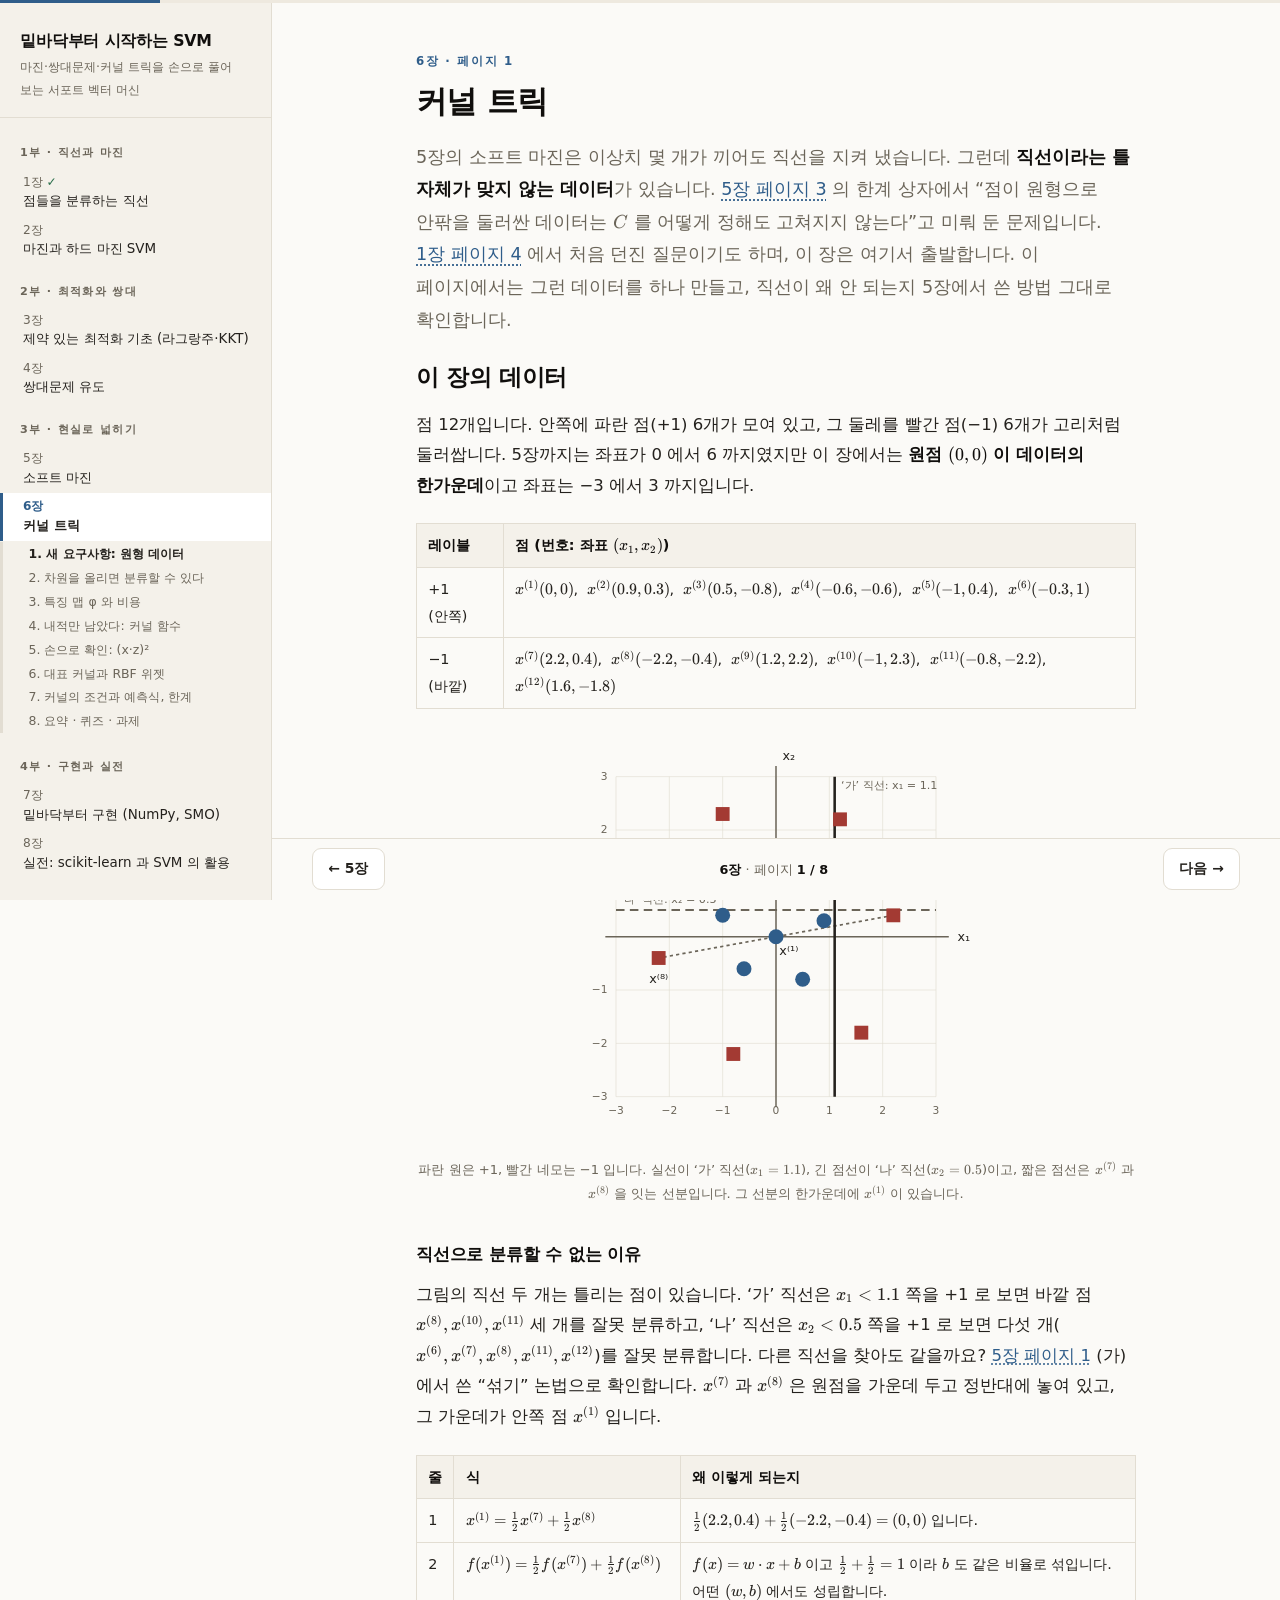
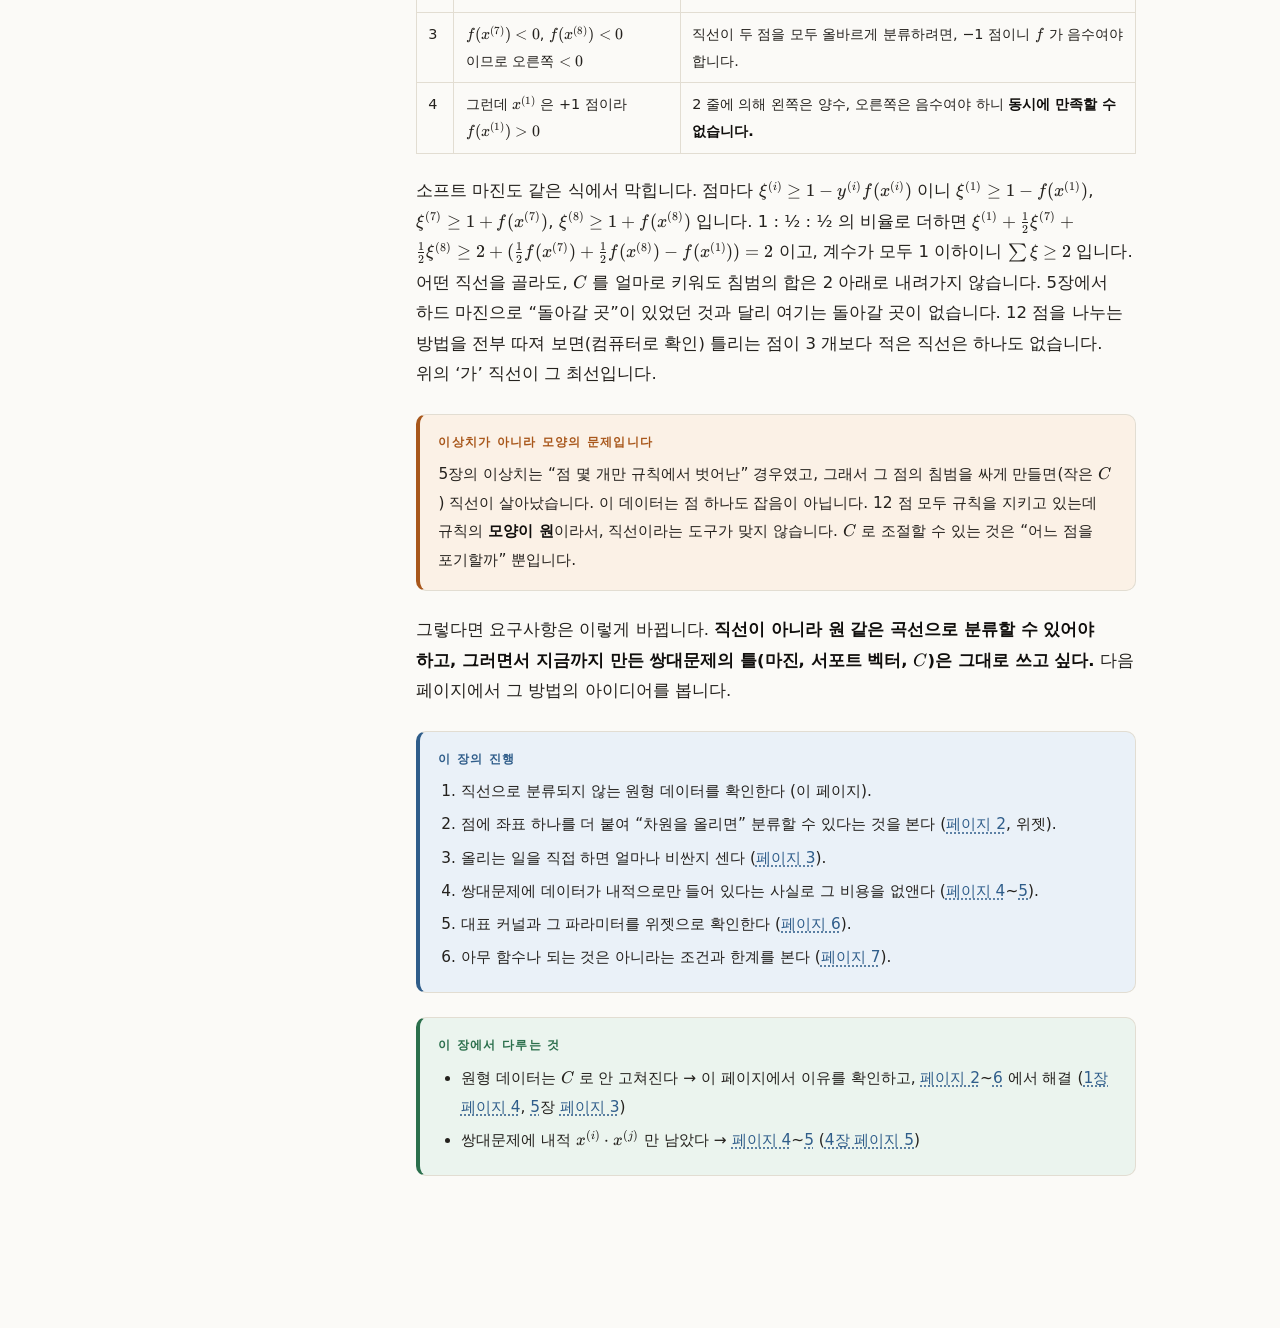
<file: docs/ch06.html>
<!DOCTYPE html>
<html lang="ko" data-chapter="ch06">
<head>
<meta charset="utf-8">
<meta name="viewport" content="width=device-width, initial-scale=1">
<title>6장 · 커널 트릭 — 밑바닥부터 시작하는 SVM</title>
<link rel="stylesheet" href="assets/katex/katex.min.css">
<link rel="stylesheet" href="assets/book.css">
</head>
<body>

<main id="book"><div class="inner">

<!-- ─────────────────────────────────────────── 페이지 1 -->
<section class="screen" data-title="새 요구사항: 원형 데이터">
  <p class="kicker">6장 · 페이지 1</p>
  <h1>커널 트릭</h1>

  <p class="lead">5장의 소프트 마진은 이상치 몇 개가 끼어도 직선을 지켜 냈습니다. 그런데 <b>직선이라는 틀 자체가 맞지 않는 데이터</b>가 있습니다. 5장 페이지 3 의 한계 상자에서 &ldquo;점이 원형으로 안팎을 둘러싼 데이터는 \(C\) 를 어떻게 정해도 고쳐지지 않는다&rdquo;고 미뤄 둔 문제입니다. 1장 페이지 4 에서 처음 던진 질문이기도 하며, 이 장은 여기서 출발합니다.
  이 페이지에서는 그런 데이터를 하나 만들고, 직선이 왜 안 되는지 5장에서 쓴 방법 그대로 확인합니다.</p>

  <h2>이 장의 데이터</h2>

  <p>점 12개입니다. 안쪽에 파란 점(+1) 6개가 모여 있고, 그 둘레를 빨간 점(−1) 6개가 고리처럼 둘러쌉니다. 5장까지는 좌표가 0 에서 6 까지였지만 이 장에서는 <b>원점 \((0, 0)\) 이 데이터의 한가운데</b>이고 좌표는 −3 에서 3 까지입니다.</p>

  <div class="table-wrap">
    <table>
      <tr><th>레이블</th><th>점 (번호: 좌표 \((x_{1}, x_{2})\))</th></tr>
      <tr><td>+1 (안쪽)</td><td>\(x^{(1)} (0, 0)\), &nbsp;\(x^{(2)} (0.9, 0.3)\), &nbsp;\(x^{(3)} (0.5, -0.8)\), &nbsp;\(x^{(4)} (-0.6, -0.6)\), &nbsp;\(x^{(5)} (-1, 0.4)\), &nbsp;\(x^{(6)} (-0.3, 1)\)</td></tr>
      <tr><td>−1 (바깥)</td><td>\(x^{(7)} (2.2, 0.4)\), &nbsp;\(x^{(8)} (-2.2, -0.4)\), &nbsp;\(x^{(9)} (1.2, 2.2)\), &nbsp;\(x^{(10)} (-1, 2.3)\), &nbsp;\(x^{(11)} (-0.8, -2.2)\), &nbsp;\(x^{(12)} (1.6, -1.8)\)</td></tr>
    </table>
  </div>

  <figure class="fig">
    <svg viewBox="0 0 420 380" role="img" aria-label="원점을 중심으로 파란 원 여섯 개가 안쪽에 모여 있고 빨간 네모 여섯 개가 그 둘레를 고리처럼 둘러싼 그림. 세로 실선 x1 이 1.1 인 직선은 바깥 점 세 개를 잘못 분류하고, 가로 점선 x2 가 0.5 인 직선은 다섯 개를 잘못 분류한다. 빨간 점 x7 과 x8 을 잇는 점선이 파란 점 x1 의 한가운데를 지난다" style="max-width:28rem">
      <g class="svg-line" stroke-width=".6">
        <path d="M60 40 V340"/><path d="M110 40 V340"/><path d="M160 40 V340"/><path d="M210 40 V340"/><path d="M260 40 V340"/><path d="M310 40 V340"/><path d="M360 40 V340"/>
        <path d="M60 40 H360"/><path d="M60 90 H360"/><path d="M60 140 H360"/><path d="M60 190 H360"/><path d="M60 240 H360"/><path d="M60 290 H360"/><path d="M60 340 H360"/>
      </g>
      <g fill="none" stroke-width="1.4" style="stroke:var(--muted)"><path d="M50 190 H372"/><path d="M210 350 V30"/></g>
      <g class="svg-muted" font-size="10" text-anchor="middle">
        <text x="60" y="356">−3</text><text x="110" y="356">−2</text><text x="160" y="356">−1</text><text x="210" y="356">0</text><text x="260" y="356">1</text><text x="310" y="356">2</text><text x="360" y="356">3</text>
        <text x="386" y="194" font-size="12" class="svg-fg">x₁</text><text x="222" y="24" font-size="12" class="svg-fg">x₂</text>
      </g>
      <g class="svg-muted" font-size="10" text-anchor="end">
        <text x="52" y="343">−3</text><text x="52" y="293">−2</text><text x="52" y="243">−1</text><text x="52" y="143">1</text><text x="52" y="93">2</text><text x="52" y="43">3</text>
      </g>

      <!-- x⁽⁷⁾ – x⁽⁸⁾ 선분: 한가운데가 x⁽¹⁾ -->
      <path d="M320 170 L100 210" fill="none" stroke-width="1.6" style="stroke:var(--muted);stroke-dasharray:3 3"/>
      <!-- ‘가’ 직선: x₁ = 1.1, ‘나’ 직선: x₂ = 0.5 -->
      <path d="M265 40 V340" fill="none" stroke-width="2.4" style="stroke:var(--fg)"/>
      <path d="M60 165 H360" fill="none" stroke-width="2" style="stroke:var(--muted);stroke-dasharray:8 5"/>

      <!-- 안쪽 +1 -->
      <circle cx="210" cy="190" r="7" style="fill:var(--accent)"/>
      <circle cx="255" cy="175" r="7" style="fill:var(--accent)"/>
      <circle cx="235" cy="230" r="7" style="fill:var(--accent)"/>
      <circle cx="180" cy="220" r="7" style="fill:var(--accent)"/>
      <circle cx="160" cy="170" r="7" style="fill:var(--accent)"/>
      <circle cx="195" cy="140" r="7" style="fill:var(--accent)"/>
      <!-- 바깥 −1 -->
      <rect x="313.5" y="163.5" width="13" height="13" style="fill:var(--bad)"/>
      <rect x="93.5" y="203.5" width="13" height="13" style="fill:var(--bad)"/>
      <rect x="263.5" y="73.5" width="13" height="13" style="fill:var(--bad)"/>
      <rect x="153.5" y="68.5" width="13" height="13" style="fill:var(--bad)"/>
      <rect x="163.5" y="293.5" width="13" height="13" style="fill:var(--bad)"/>
      <rect x="283.5" y="273.5" width="13" height="13" style="fill:var(--bad)"/>

      <g font-size="12" class="svg-fg" text-anchor="middle">
        <text x="222" y="207">x⁽¹⁾</text>
        <text x="320" y="156">x⁽⁷⁾</text>
        <text x="100" y="233">x⁽⁸⁾</text>
      </g>
      <g font-size="10.5" class="svg-muted">
        <text x="271" y="52">‘가’ 직선: x₁ = 1.1</text>
        <text x="64" y="158">‘나’ 직선: x₂ = 0.5</text>
      </g>
    </svg>
    <figcaption>파란 원은 +1, 빨간 네모는 −1 입니다. 실선이 ‘가’ 직선(\(x_{1} = 1.1\)), 긴 점선이 ‘나’ 직선(\(x_{2} = 0.5\))이고, 짧은 점선은 \(x^{(7)}\) 과 \(x^{(8)}\) 을 잇는 선분입니다. 그 선분의 한가운데에 \(x^{(1)}\) 이 있습니다.</figcaption>
  </figure>

  <h3>직선으로 분류할 수 없는 이유</h3>

  <p>그림의 직선 두 개는 틀리는 점이 있습니다. ‘가’ 직선은 \(x_{1} &lt; 1.1\) 쪽을 +1 로 보면 바깥 점 \(x^{(8)}, x^{(10)}, x^{(11)}\) 세 개를 잘못 분류하고, ‘나’ 직선은 \(x_{2} &lt; 0.5\) 쪽을 +1 로 보면 다섯 개(\(x^{(6)}, x^{(7)}, x^{(8)}, x^{(11)}, x^{(12)}\))를 잘못 분류합니다. 다른 직선을 찾아도 같을까요? 5장 페이지 1 (가) 에서 쓴 &ldquo;섞기&rdquo; 논법으로 확인합니다.
  \(x^{(7)}\) 과 \(x^{(8)}\) 은 원점을 가운데 두고 정반대에 놓여 있고, 그 가운데가 안쪽 점 \(x^{(1)}\) 입니다.</p>

  <div class="table-wrap">
    <table>
      <tr><th style="width:2.2rem">줄</th><th>식</th><th>왜 이렇게 되는지</th></tr>
      <tr><td>1</td><td>\(x^{(1)} = \tfrac12  x^{(7)} + \tfrac12  x^{(8)}\)</td><td>\(\tfrac12 (2.2, 0.4) + \tfrac12 (-2.2, -0.4) = (0, 0)\) 입니다.</td></tr>
      <tr><td>2</td><td>\(f(x^{(1)}) = \tfrac12  f(x^{(7)}) + \tfrac12  f(x^{(8)})\)</td><td>\(f(x) = w\cdot x + b\) 이고 \(\tfrac12  + \tfrac12  = 1\) 이라 \(b\) 도 같은 비율로 섞입니다. 어떤 \((w, b)\) 에서도 성립합니다.</td></tr>
      <tr><td>3</td><td>\(f(x^{(7)}) &lt; 0\), \(f(x^{(8)}) &lt; 0\) 이므로 오른쪽 \(&lt; 0\)</td><td>직선이 두 점을 모두 올바르게 분류하려면, −1 점이니 \(f\) 가 음수여야 합니다.</td></tr>
      <tr><td>4</td><td>그런데 \(x^{(1)}\) 은 +1 점이라 \(f(x^{(1)}) > 0\)</td><td>2 줄에 의해 왼쪽은 양수, 오른쪽은 음수여야 하니 <b>동시에 만족할 수 없습니다.</b></td></tr>
    </table>
  </div>

  <p>소프트 마진도 같은 식에서 막힙니다. 점마다 \(\xi ^{(i)} \ge  1 - y^{(i)}f(x^{(i)})\) 이니 \(\xi ^{(1)} \ge  1 - f(x^{(1)})\), \(\xi ^{(7)} \ge  1 + f(x^{(7)})\), \(\xi ^{(8)} \ge  1 + f(x^{(8)})\) 입니다. 1 : ½ : ½ 의 비율로 더하면
  \(\xi ^{(1)} + \tfrac12 \xi ^{(7)} + \tfrac12 \xi ^{(8)} \ge  2 + (\tfrac12 f(x^{(7)}) + \tfrac12 f(x^{(8)}) - f(x^{(1)})) = 2\) 이고, 계수가 모두 1 이하이니 \(\sum \xi  \ge  2\) 입니다. 어떤 직선을 골라도, \(C\) 를 얼마로 키워도 침범의 합은 2 아래로 내려가지 않습니다. 5장에서 하드 마진으로 &ldquo;돌아갈 곳&rdquo;이 있었던 것과 달리 여기는 돌아갈 곳이 없습니다.
  12 점을 나누는 방법을 전부 따져 보면(컴퓨터로 확인) 틀리는 점이 3 개보다 적은 직선은 하나도 없습니다. 위의 ‘가’ 직선이 그 최선입니다.</p>

  <div class="box warn">
    <p class="box-t">이상치가 아니라 모양의 문제입니다</p>
    <p>5장의 이상치는 &ldquo;점 몇 개만 규칙에서 벗어난&rdquo; 경우였고, 그래서 그 점의 침범을 싸게 만들면(작은 \(C\)) 직선이 살아났습니다. 이 데이터는 점 하나도 잡음이 아닙니다. 12 점 모두 규칙을 지키고 있는데 규칙의 <b>모양이 원</b>이라서, 직선이라는 도구가 맞지 않습니다.
    \(C\) 로 조절할 수 있는 것은 &ldquo;어느 점을 포기할까&rdquo; 뿐입니다.</p>
  </div>

  <p>그렇다면 요구사항은 이렇게 바뀝니다. <b>직선이 아니라 원 같은 곡선으로 분류할 수 있어야 하고, 그러면서 지금까지 만든 쌍대문제의 틀(마진, 서포트 벡터, \(C\))은 그대로 쓰고 싶다.</b> 다음 페이지에서 그 방법의 아이디어를 봅니다.</p>

  <div class="box note">
    <p class="box-t">이 장의 진행</p>
    <ol>
      <li>직선으로 분류되지 않는 원형 데이터를 확인한다 (이 페이지).</li>
      <li>점에 좌표 하나를 더 붙여 &ldquo;차원을 올리면&rdquo; 분류할 수 있다는 것을 본다 (페이지 2, 위젯).</li>
      <li>올리는 일을 직접 하면 얼마나 비싼지 센다 (페이지 3).</li>
      <li>쌍대문제에 데이터가 내적으로만 들어 있다는 사실로 그 비용을 없앤다 (페이지 4~5).</li>
      <li>대표 커널과 그 파라미터를 위젯으로 확인한다 (페이지 6).</li>
      <li>아무 함수나 되는 것은 아니라는 조건과 한계를 본다 (페이지 7).</li>
    </ol>
  </div>

  <div class="box good">
    <p class="box-t">이 장에서 다루는 것</p>
    <ul>
      <li>원형 데이터는 \(C\) 로 안 고쳐진다 → 이 페이지에서 이유를 확인하고, 페이지 2~6 에서 해결 (1장 페이지 4, 5장 페이지 3)</li>
      <li>쌍대문제에 내적 \(x^{(i)}\cdot x^{(j)}\) 만 남았다 → 페이지 4~5 (4장 페이지 5)</li>
    </ul>
  </div>
</section>

<!-- ─────────────────────────────────────────── 페이지 2 -->
<section class="screen" data-title="차원을 올리면 분류할 수 있다">
  <p class="kicker">6장 · 페이지 2</p>
  <h2>아이디어 — 차원을 하나 올리면 분류할 수 있다</h2>

  <p>페이지 1 의 데이터를 다시 보면 레이블을 정하는 것은 <b>원점에서 얼마나 먼가</b>입니다. 안쪽 점은 원점 가까이, 바깥 점은 멀리 있습니다. 원점까지의 거리는 좌표 둘로 계산되는 값이니, 그 값을 <b>새 좌표 하나</b>로 만들어 점에 붙여 봅시다.
  피타고라스 정리에 따라 점 \((x_{1}, x_{2})\) 의 원점까지 거리의 제곱은 \(x_{1}^{2} + x_{2}^{2}\) 이고, 이것을 \(z\) 라 부릅니다(제곱근을 안 씌우는 이유는 뒤에서 나옵니다).</p>

  <p style="text-align:center;font-size:1.05rem">\((x_{1}, x_{2}) \; \to \;  (x_{1}, x_{2}, z)\), &nbsp;&nbsp; \(z = x_{1}^{2} + x_{2}^{2}\)</p>

  <p>평면 위의 점에 <b>높이 \(z\) 가 더해져 3차원 공간의 점</b>이 됩니다. 12 점의 \(z\) 를 계산하면 이렇습니다(예: \(x^{(5)} = (-1, 0.4)\) 는 \(1 + 0.16 = 1.16\)).</p>

  <div class="table-wrap">
    <table>
      <tr><th>레이블</th><th>\(z = x_{1}^{2} + x_{2}^{2}\) (점 번호 순서)</th><th>범위</th></tr>
      <tr><td>+1 (안쪽, \(x^{(1)}\sim x^{(6)}\))</td><td>0, 0.9, 0.89, 0.72, 1.16, 1.09</td><td>모두 <b>1.16 이하</b></td></tr>
      <tr><td>−1 (바깥, \(x^{(7)}\sim x^{(12)}\))</td><td>5, 5, 6.28, 6.29, 5.48, 5.8</td><td>모두 <b>5 이상</b></td></tr>
    </table>
  </div>

  <p>안쪽 점은 모두 낮고 바깥 점은 모두 높습니다. 1.16 과 5 사이에 아무 높이나 하나 고르면(예: \(z = 3\)) <b>수평한 평면 하나가 두 무리를 구분합니다.</b> 1장 페이지 2 에서 초평면은 3차원에서는 평면이라고 했습니다. SVM 이 하는 일, 곧 초평면으로 분류하는 일은 3차원에서도 똑같습니다.
  새 공간의 점 \(p = (x_{1}, x_{2}, z)\) 에서 이 평면은 \(w = (0, 0, -1)\), \(b = c\), 곧 \(f(p) = w\cdot p + b = c - z\) 이고 안쪽(+1)이 \(f > 0\) 입니다(\(c\) 는 평면의 높이).</p>

  <h3>3차원의 평면은 2차원에서는 원입니다</h3>

  <p>\(c - z = 0\) 인 점들은 \(x_{1}^{2} + x_{2}^{2} = c\) 를 만족합니다. 원점 중심, 반지름 \(\sqrt{c}\) 인 원입니다. 곧 3차원에서 평면으로 분류한 것을 원래의 평면으로 되돌리면 <b>원으로 분류한 것</b>이 됩니다. 원래 평면에서는 직선으로 안 되던 분류를, 3차원에서는 평면 하나로 해결했습니다.</p>

  <div class="box note">
    <p class="box-t">원의 중심이 원점이 아니어도 될까요</p>
    <p>중심이 \((a, b)\), 반지름이 \(r\) 인 원은 \((x_{1} - a)^{2} + (x_{2} - b)^{2} = r^{2}\), 전개해서 정리하면 \(x_{1}^{2} + x_{2}^{2} = 2ax_{1} + 2bx_{2} + (r^{2} - a^{2} - b^{2})\) 입니다. 왼쪽이 \(z\) 이니 \(z = 2ax_{1} + 2bx_{2} + (\text{상수})\), 곧 \((x_{1}, x_{2}, z)\) 세 좌표에 대한 평면입니다. 그래서 새 좌표로 \(z\) 만 남기지 않고 \(x_{1}, x_{2}\) 도 함께 두는 것이 안전합니다(페이지 3).</p>
  </div>

  <h3>직접 움직여 보기</h3>

  <p>위에서 얻은 결론을 위젯으로 확인합니다. <b>올리기</b> 슬라이더가 0 이면 모든 점이 바닥(원래의 평면)에 놓여 있고, 1 이면 각 점이 \(z = x_{1}^{2} + x_{2}^{2}\) 높이까지 올라갑니다(그림의 높이는 \(z\) 의 절반으로 줄여 그렸습니다).
  <b>회전</b>으로 보는 방향을, <b>평면 높이</b>로 두 무리를 나누는 평면의 \(c\) 를 바꿉니다. 점선은 점에서 바닥으로 내린 수선, 바닥의 점선 원과 평면 위의 실선 원은 \(x_{1}^{2} + x_{2}^{2} = c\) 입니다.</p>

  <figure class="fig">
    <svg id="l-svg" viewBox="0 0 460 340" role="img" aria-label="원형 데이터를 z = x1² + x2² 높이로 올려 3차원에 놓고, 수평한 평면 z = c 가 안쪽 파란 점과 바깥 빨간 점을 분류하는지 보는 의사 3차원 그림" style="max-width:34rem">
      <g id="l-back"></g>
      <g id="l-below"></g>
      <g id="l-plane"></g>
      <g id="l-above"></g>
    </svg>
    <figcaption>파란 원은 +1, 빨간 네모는 −1 입니다. 반투명한 판이 \(z = c\) 평면, 실선 원이 그 평면과 같은 높이에서 그린 반지름 \(\sqrt{c}\) 의 원, 바닥의 점선 원이 그 원을 평면으로 되돌린 결정경계입니다.</figcaption>
  </figure>

  <div style="display:flex;gap:.7rem;align-items:center;justify-content:center;font-size:.9rem;flex-wrap:wrap;margin-bottom:.4rem">
    <label for="l-rot">회전</label>
    <input id="l-rot" type="range" min="0" max="360" step="5" value="30" style="width:min(14rem,55vw)">
    <b id="l-rotv">30°</b>
  </div>
  <div style="display:flex;gap:.7rem;align-items:center;justify-content:center;font-size:.9rem;flex-wrap:wrap;margin-bottom:.4rem">
    <label for="l-t">올리기</label>
    <input id="l-t" type="range" min="0" max="1" step="0.02" value="1" style="width:min(14rem,55vw)">
    <b id="l-tv">1</b>
  </div>
  <div style="display:flex;gap:.7rem;align-items:center;justify-content:center;font-size:.9rem;flex-wrap:wrap;margin-bottom:.6rem">
    <label for="l-c">평면 높이 c</label>
    <input id="l-c" type="range" min="0.5" max="7" step="0.1" value="3" style="width:min(14rem,55vw)">
    <b id="l-cv">3</b>
  </div>
  <div style="display:flex;gap:.45rem;align-items:center;justify-content:center;flex-wrap:wrap;font-size:.86rem;margin-bottom:.6rem">
    <button type="button" id="l-b0" style="font:inherit;font-size:.82rem;padding:.3rem .6rem;border:1px solid var(--rule);border-radius:6px;background:var(--card);color:var(--fg);cursor:pointer">올리기 0 (처음 그대로)</button>
    <button type="button" id="l-b1" style="font:inherit;font-size:.82rem;padding:.3rem .6rem;border:1px solid var(--rule);border-radius:6px;background:var(--card);color:var(--fg);cursor:pointer">올리기 1 (다 올림)</button>
    <button type="button" id="l-b2" style="font:inherit;font-size:.82rem;padding:.3rem .6rem;border:1px solid var(--rule);border-radius:6px;background:var(--card);color:var(--fg);cursor:pointer">▶ 올라가는 모습 보기</button>
  </div>

  <p style="text-align:center;font-size:.86rem;color:var(--muted);margin:.2rem 0 .8rem">조작 방법: 슬라이더를 끌거나 화살표 키로 움직입니다. 올리기를 0 에서 1 로 천천히 올리고, 회전으로 옆에서 보면 두 무리가 높이로 나뉘는 것이 보입니다.</p>

  <p id="l-note" style="text-align:center;font-weight:700;margin:.5rem 0 .2rem"></p>
  <p id="l-eq" style="text-align:center;margin:.2rem 0 .8rem"></p>

<script>
(function () {
  var $ = function (id) { return document.getElementById(id); };
  var IN = [[0, 0], [0.9, 0.3], [0.5, -0.8], [-0.6, -0.6], [-1.0, 0.4], [-0.3, 1.0]];
  var OUT = [[2.2, 0.4], [-2.2, -0.4], [1.2, 2.2], [-1.0, 2.3], [-0.8, -2.2], [1.6, -1.8]];
  var PT = [], i;
  IN.forEach(function (p) { PT.push({ x: p[0], y: p[1], l: 1, z: p[0] * p[0] + p[1] * p[1] }); });
  OUT.forEach(function (p) { PT.push({ x: p[0], y: p[1], l: -1, z: p[0] * p[0] + p[1] * p[1] }); });
  var zIn = Math.max.apply(null, PT.filter(function (p) { return p.l > 0; }).map(function (p) { return p.z; }));
  var zOut = Math.min.apply(null, PT.filter(function (p) { return p.l < 0; }).map(function (p) { return p.z; }));

  var EL = 25 * Math.PI / 180, SC = 40, CX = 230, CY = 232, ZS = 0.5;       // 보는 높이각, 화면 배율, 중심, z 축소
  function P3(X, Y, Z, th) {                                               // 세계 좌표 → [화면 x, 화면 y, 깊이]
    var c = Math.cos(th), s = Math.sin(th), xr = X * c - Y * s, dr = X * s + Y * c;
    var up = Z * Math.cos(EL) + dr * Math.sin(EL);
    return [CX + SC * xr, CY - SC * up, dr * Math.cos(EL) - Z * Math.sin(EL)];
  }
  function fx(a) { return a[0].toFixed(1) + ' ' + a[1].toFixed(1); }
  function f2(v) { return (Math.round(v * 100) / 100).toString().replace('-', '−'); }

  function seg(a, b, th, z) { return 'M' + fx(P3(a[0], a[1], z, th)) + ' L' + fx(P3(b[0], b[1], z, th)); }
  function ring(r, h, th) {
    var d = '', k;
    for (k = 0; k <= 72; k++) { var a = 2 * Math.PI * k / 72; d += (k ? 'L' : 'M') + fx(P3(r * Math.cos(a), r * Math.sin(a), h, th)); }
    return d;
  }
  function dot(p, t, th) {
    var q = P3(p.x, p.y, t * ZS * p.z, th);
    return p.l > 0
      ? '<circle cx="' + q[0].toFixed(1) + '" cy="' + q[1].toFixed(1) + '" r="6.5" style="fill:var(--accent)"/>'
      : '<rect x="' + (q[0] - 6).toFixed(1) + '" y="' + (q[1] - 6).toFixed(1) + '" width="12" height="12" style="fill:var(--bad)"/>';
  }

  function draw() {
    var th = +$('l-rot').value * Math.PI / 180, t = +$('l-t').value, c = +$('l-c').value, h = t * ZS * c;
    var back = '', below = '', above = '', k, p, grid = '';
    for (k = -3; k <= 3; k++) { grid += seg([k, -3], [k, 3], th, 0) + seg([-3, k], [3, k], th, 0); }
    back += '<path d="' + grid + '" fill="none" stroke-width=".6" class="svg-line"/>';
    back += '<path d="' + seg([-3.5, 0], [3.6, 0], th, 0) + seg([0, -3.5], [0, 3.6], th, 0) + '" fill="none" stroke-width="1.2" style="stroke:var(--muted)"/>';
    var zTop = Math.max(0.4, t * ZS * 7.4 + 0.2);
    back += '<path d="M' + fx(P3(0, 0, 0, th)) + ' L' + fx(P3(0, 0, zTop, th)) + '" fill="none" stroke-width="1.4" style="stroke:var(--fg)"/>';
    var lx = P3(3.9, 0, 0, th), ly = P3(0, 3.9, 0, th), lz = P3(0, 0, zTop + 0.25, th);
    back += '<g font-size="12" class="svg-fg" text-anchor="middle"><text x="' + lx[0].toFixed(1) + '" y="' + (lx[1] + 4).toFixed(1) + '">x₁</text><text x="' + ly[0].toFixed(1) + '" y="' + (ly[1] + 4).toFixed(1) + '">x₂</text><text x="' + lz[0].toFixed(1) + '" y="' + lz[1].toFixed(1) + '">z</text></g>';
    if (t > 0.02) {
      var drops = '';
      PT.forEach(function (q) { drops += 'M' + fx(P3(q.x, q.y, 0, th)) + ' L' + fx(P3(q.x, q.y, t * ZS * q.z, th)); });
      back += '<path d="' + drops + '" fill="none" stroke-width="1" style="stroke:var(--muted);stroke-dasharray:2 3"/>';
    }
    back += '<path d="' + ring(Math.sqrt(c), 0, th) + '" fill="none" stroke-width="1.8" style="stroke:var(--fg);stroke-dasharray:5 4"/>';

    var lo = [], hi = [];
    PT.forEach(function (q) { (t * ZS * q.z <= h + 1e-9 ? lo : hi).push(q); });
    function depthSort(arr) { return arr.map(function (q) { return { q: q, d: P3(q.x, q.y, t * ZS * q.z, th)[2] }; }).sort(function (a, b) { return b.d - a.d; }); }
    depthSort(lo).forEach(function (o) { below += dot(o.q, t, th); });
    depthSort(hi).forEach(function (o) { above += dot(o.q, t, th); });

    var corners = [[-3, -3], [3, -3], [3, 3], [-3, 3]].map(function (a) { return fx(P3(a[0], a[1], h, th)); }).join(' ');
    var plane = '<polygon points="' + corners + '" style="fill:var(--accent);fill-opacity:.17;stroke:var(--accent)" stroke-width="1.4"/>';
    plane += '<path d="' + ring(Math.sqrt(c), h, th) + '" fill="none" stroke-width="2.2" style="stroke:var(--fg)"/>';

    $('l-back').innerHTML = back; $('l-below').innerHTML = below; $('l-plane').innerHTML = plane; $('l-above').innerHTML = above;
    $('l-rotv').textContent = Math.round(th * 180 / Math.PI) + '°';
    $('l-tv').textContent = t.toFixed(2).replace(/0$/, '').replace(/\.$/, '');
    $('l-cv').textContent = c.toFixed(1).replace(/\.0$/, '');

    var inBelow = 0, outAbove = 0, inOn = 0, outOn = 0;
    PT.forEach(function (q) {
      if (q.l > 0) { if (q.z < c - 1e-9) inBelow++; else if (Math.abs(q.z - c) <= 1e-9) inOn++; }
      else { if (q.z > c + 1e-9) outAbove++; else if (Math.abs(q.z - c) <= 1e-9) outOn++; }
    });
    var ok = inBelow === 6 && outAbove === 6;
    if (t < 0.02) $('l-note').innerHTML = '올리기 0: 모든 점이 바닥에 있어 어떤 높이의 평면으로도 분류할 수 없습니다.';
    else $('l-note').innerHTML = 'z = ' + $('l-cv').textContent + ' 평면: 안쪽 파란 점 6개 중 ' + inBelow + '개가 평면 아래, 바깥 빨간 점 6개 중 ' + outAbove + '개가 평면 위' +
      (inOn + outOn ? ' (평면에 딱 걸린 점 ' + (inOn + outOn) + '개)' : '') + ' → ' + (ok ? '<span style="color:var(--good)">완전히 분류됩니다</span>' : '<span style="color:var(--bad)">분류되지 않습니다</span>') + '.';
    $('l-eq').innerHTML = '이 데이터에서 수평 평면으로 분류할 수 있는 높이: ' + f2(zIn) + ' &lt; c &lt; ' + f2(zOut) + ' &nbsp;|&nbsp; 2차원으로 되돌린 경계: x₁² + x₂² = c, 반지름 √c = ' + f2(Math.sqrt(c));
  }

  ['l-rot', 'l-t', 'l-c'].forEach(function (id) { $(id).addEventListener('input', draw); });
  $('l-b0').addEventListener('click', function () { $('l-t').value = 0; draw(); });
  $('l-b1').addEventListener('click', function () { $('l-t').value = 1; draw(); });
  var timer = null;
  $('l-b2').addEventListener('click', function () {
    if (timer) clearInterval(timer);
    $('l-t').value = 0; draw();
    timer = setInterval(function () {
      var v = Math.min(1, +$('l-t').value + 0.02);
      $('l-t').value = v; draw();
      if (v >= 1) { clearInterval(timer); timer = null; }
    }, 40);
  });
  draw();
})();
</script>

  <div class="box note">
    <p class="box-t">이렇게 움직여 보세요</p>
    <ol>
      <li><b>올리기 0.</b> 모든 점이 바닥에 놓여 페이지 1 의 그림과 같습니다. 어떤 높이의 평면을 놓아도 점이 한 높이에 있으니 분류할 수 없다고 안내가 나옵니다.</li>
      <li><b>올리기를 1 로.</b> 안쪽 점은 낮게, 바깥 점은 높게 올라갑니다. <b>회전</b>을 돌려 옆에서 보면 두 무리 사이에 높이 틈이 보입니다.</li>
      <li><b>\(c = 3\).</b> 안쪽 6 점이 모두 평면 아래, 바깥 6 점이 모두 평면 위라 완전히 분류됩니다. 평면 위의 실선 원이 바닥의 점선 원과 위아래로 겹칩니다.</li>
      <li><b>\(c = 1\).</b> 안쪽의 \(x^{(5)}\)(\(z = 1.16\))와 \(x^{(6)}\)(\(z = 1.09\))가 평면 위로 올라가 분류되지 않습니다. 2차원으로 되돌리면 이 두 점이 반지름 1 인 원 밖에 놓이는 것입니다.</li>
      <li><b>\(c = 5.5\).</b> 바깥의 \(x^{(7)}, x^{(8)}\)(\(z = 5\))와 \(x^{(11)}\)(\(z = 5.48\))가 평면 아래로 내려옵니다. 원이 너무 커서 이 세 점이 원 안에 들어온 것입니다.</li>
    </ol>
  </div>

  <div class="box warn">
    <p class="box-t">한계 — 수평 평면이 곧 SVM 의 답은 아닙니다</p>
    <p>위젯은 수평한 평면만 보여 줍니다. 1.16 과 5 사이의 어느 높이든 분류할 수 있지만, SVM 은 그중에서도 마진이 가장 넓은 평면을 고릅니다. 그 평면이 수평이라는 보장은 없습니다. 이 페이지에서 확인한 것은 &ldquo;3차원에서는 평면으로 분류할 수 있다&rdquo;는 사실까지입니다.
    그리고 \(z = x_{1}^{2} + x_{2}^{2}\) 는 이 데이터가 원형이라는 것을 알고 있기에 고른 것입니다. 모양을 모르는 데이터에서는 어떤 좌표를 더해야 할지부터가 문제입니다. 페이지 3 에서 그 이야기를 이어 갑니다.</p>
  </div>
</section>

<!-- ─────────────────────────────────────────── 페이지 3 -->
<section class="screen" data-title="특징 맵 φ 와 비용">
  <p class="kicker">6장 · 페이지 3</p>
  <h2>특징 맵 \(\varphi \) — 올리는 일에 이름을 붙이고 필요한 좌표 수를 센다</h2>

  <p>페이지 2 에서 한 일은 점 하나를 받아 새 좌표 묶음으로 바꾸는 <b>규칙</b>이었습니다. 이 규칙에 이름과 기호를 붙입니다.</p>

  <div class="box good">
    <p class="box-t">정의 — 특징 맵 \(\varphi \)</p>
    <p style="text-align:center;font-size:1.05rem">\[\varphi (x_{1}, x_{2}) = (x_{1}, x_{2}, x_{1}^{2} + x_{2}^{2})\]</p>
    <ul>
      <li><span class="term" data-term="featuremap">φ</span> (파이) — 점 \(x\) 를 받아 새 좌표 묶음 \(\varphi (x)\) 를 내놓는 함수. 이 이름이 <b>특징 맵</b>(feature map)입니다. 위의 예는 2차원 점을 3차원 점으로 바꿉니다.</li>
      <li><span class="term" data-term="featurespace">특징 공간</span> — \(\varphi (x)\) 들이 놓이는 공간. 원래 점이 사는 공간(입력 공간)과 구분하려는 이름입니다.</li>
      <li>1장에서 <b>특성</b>은 점 하나를 설명하는 숫자 하나하나(\(x_{1}, x_{2}\))였습니다. \(\varphi (x)\) 의 각 좌표도 같은 뜻의 숫자이고, 새로 만든 특성들의 묶음을 가리킬 때 영어의 feature 를 &lsquo;특징&rsquo;으로 옮겨 이렇게 부르는 것뿐입니다. 같은 개념의 두 번역입니다.</li>
    </ul>
  </div>

  <figure class="fig">
    <svg viewBox="0 0 660 120" role="img" aria-label="입력 공간의 점 x 가 특징 맵 φ 를 거쳐 특징 공간의 점 φ(x) 가 되고, 거기서 직선(평면)으로 분류하는 SVM 을 돌리고, 그 경계를 입력 공간으로 되돌리면 곡선이 된다는 흐름도">
      <g class="svg-line" fill="none" stroke-width="1.4">
        <rect x="10" y="30" width="130" height="56" rx="6"/>
        <rect x="190" y="30" width="140" height="56" rx="6"/>
        <rect x="380" y="30" width="130" height="56" rx="6"/>
        <rect x="550" y="30" width="100" height="56" rx="6"/>
        <path d="M140 58 H190"/><path d="M330 58 H380"/><path d="M510 58 H550"/>
        <path d="M184 53 L190 58 L184 63"/><path d="M374 53 L380 58 L374 63"/><path d="M544 53 L550 58 L544 63"/>
      </g>
      <g text-anchor="middle" font-size="12.5" font-weight="700" class="svg-fg">
        <text x="75" y="53">점 x</text><text x="260" y="53">φ(x)</text><text x="445" y="53">평면으로 분류하기</text><text x="600" y="53">되돌린 경계</text>
      </g>
      <g text-anchor="middle" font-size="10" class="svg-muted">
        <text x="75" y="71">입력 공간 (2차원)</text><text x="260" y="71">특징 공간 (3차원)</text><text x="445" y="71">같은 SVM, 쌍대문제</text><text x="600" y="71">곡선(원)</text>
        <text x="165" y="48">φ</text><text x="355" y="48">SVM</text><text x="530" y="48">되돌림</text>
      </g>
    </svg>
    <figcaption>전체 흐름: 점을 \(\varphi \) 로 올리고, 올라간 점들에 4·5장의 SVM 을 그대로 쓴 뒤, 그 경계를 원래 평면으로 되돌립니다.</figcaption>
  </figure>

  <p>4·5장의 SVM 은 점이 무엇인지 모릅니다. 숫자 묶음(벡터)이면 됩니다. 그러니 \(x^{(i)}\) 자리에 \(\varphi (x^{(i)})\) 를 넣어도 마진 최대화·쌍대문제·\(C\) 의 유도는 한 줄도 바뀌지 않습니다. 직선으로 분류하던 도구가 특징 공간에서는 평면으로 분류하고, 입력 공간으로 되돌리면 곡선 경계가 됩니다.</p>

  <h3>다항식 항으로 좌표 늘리기</h3>

  <p>페이지 2 의 \(z\) 하나는 &ldquo;원형&rdquo;이라는 것을 미리 알고 고른 좌표였습니다. 모양을 모를 때는 후보를 넉넉히 넣고 SVM 이 필요한 것을 쓰게 하고 싶습니다. 가장 흔한 후보는 <b>다항식 항</b>입니다. 2차원에서 차수가 2 이하인 모든 항은 6개입니다.</p>

  <p style="text-align:center">\[\varphi (x_{1}, x_{2}) = (1, \; x_{1}, \; x_{2}, \; x_{1}^{2}, \; x_{1}x_{2}, \; x_{2}^{2})\]</p>

  <p>(\(x_{1}x_{2}\) 는 두 좌표의 곱으로, 타원이 기울어져 있거나 두 좌표가 얽힌 모양을 만드는 데 필요합니다.) 점이 \(p\) 차원(좌표가 \(p\) 개, 점의 개수 \(n\) 과 구분하려고 \(p\) 라 씁니다)이면 몇 개일까요. 차수 2 이하만 세면 이렇습니다.</p>

  <div class="table-wrap">
    <table>
      <tr><th>항의 종류</th><th>개수</th><th>\(p = 2\) 일 때</th></tr>
      <tr><td>상수 \(1\)</td><td>1</td><td>1</td></tr>
      <tr><td>1차 \(x_{1}, \ldots , x_{p}\)</td><td>\(p\)</td><td>2</td></tr>
      <tr><td>제곱 \(x_{1}^{2}, \ldots , x_{p}^{2}\)</td><td>\(p\)</td><td>2</td></tr>
      <tr><td>서로 다른 두 좌표의 곱 \(x_{i}x_{j}\) (\(i &lt; j\))</td><td>\(p(p - 1)/2\)</td><td>1</td></tr>
      <tr><td><b>합계</b></td><td>\(1 + 2p + p(p - 1)/2 = (p + 1)(p + 2)/2\)</td><td><b>6</b></td></tr>
    </table>
  </div>

  <p>차수 \(d\) 이하로 일반화하면 개수는 \(\binom{p+d}{d} = \dfrac{(p+d)!}{d!\,p!}\) 입니다(\(!\) 은 팩토리얼로, \(3! = 3\times 2\times 1 = 6\) 입니다. \(\binom{p+d}{d}\) 는 &ldquo;\(p+d\) 개 중 \(d\) 개를 고르는 경우의 수&rdquo;입니다). \(d = 2\) 이면 위의 \((p+1)(p+2)/2\) 와 같습니다. 일반 \(d\) 의 증명은 생략하고 \(p = 2\), \(d = 3\) 만 세 봅니다: 위 6개에 3차항 \(x_{1}^{3}, x_{1}^{2}x_{2}, x_{1}x_{2}^{2}, x_{2}^{3}\) 넷이 더해져 \(10 = \binom{5}{3}\) 입니다.</p>

  <div class="table-wrap">
    <table>
      <tr><th>점의 차원 \(p\)</th><th>2차 \(d = 2\)</th><th>3차 \(d = 3\)</th><th>5차 \(d = 5\)</th></tr>
      <tr><td>2</td><td>6</td><td>10</td><td>21</td></tr>
      <tr><td>10</td><td>66</td><td>286</td><td>3,003</td></tr>
      <tr><td>100</td><td>5,151</td><td>176,851</td><td>96,560,646</td></tr>
      <tr><td>784 (28×28 그림 한 장의 픽셀 수)</td><td>308,505</td><td>80,931,145</td><td>2,515,874,132,157</td></tr>
    </table>
  </div>

  <p>점의 차원이 늘고 차수가 오르면 특징 수가 급격히 늘어납니다. 숫자 하나를 8 바이트로 저장한다고 하면 \(p = 100\), \(d = 5\) 의 \(\varphi (x)\) 한 점이 약 772 MB 이고, \(p = 784\), \(d = 5\) 는 <b>한 점이 약 20 TB</b> 입니다. 점이 수천 개이면 저장은커녕 계산도 안 됩니다.</p>

  <div class="box warn">
    <p class="box-t">비용은 저장만이 아닙니다</p>
    <p>쌍대문제(4장)가 필요로 하는 것은 점 쌍마다의 내적 \(\varphi (x^{(i)})\cdot \varphi (x^{(j)})\) 입니다. \(m\) 차원 벡터의 내적은 곱셈 \(m\) 번이고, 점이 \(n\) 개이면 쌍은 약 \(n^{2}\) 개입니다. \(p = 784\), \(d = 2\)(\(m = 308,505\))에서 점 \(n = 1,000\) 개이면 \(10^{6} \times  308,505 \approx  3.1 \times  10^{11}\) 번의 곱셈입니다(대칭성으로 반을 아껴도 같은 규모). 작은 \(m\) 에서는(페이지 2 의 \(m = 3\)) 직접 해도 되지만 규모가 커지면 불가능합니다.
    게다가 페이지 6 에서 볼 것처럼 \(\varphi \) 의 좌표 수가 <b>무한</b>인 경우도 있습니다.</p>
  </div>

  <p>정리하면 &ldquo;차원을 올리면 분류할 수 있다&rdquo;는 아이디어는 맞지만 \(\varphi (x)\) 를 정말 만들어 계산하는 방법은 비쌉니다. 그런데 4장 페이지 5 에서 남겨 둔 사실이 이 문제를 푸는 실마리입니다. 다음 페이지에서 그 약속을 지킵니다.</p>
</section>

<!-- ─────────────────────────────────────────── 페이지 4 -->
<section class="screen" data-title="내적만 남았다: 커널 함수">
  <p class="kicker">6장 · 페이지 4</p>
  <h2>쌍대문제에는 내적만 남으므로 \(K(x, z)\) 하나로 바꿔 쓸 수 있다</h2>

  <p>4장 페이지 5 에서 쌍대 목적함수를 보며, 점의 좌표가 오직 두 점의 내적 \(x^{(i)}\cdot x^{(j)}\) 의 형태로만 들어 있다고 적고 &lsquo;6장에서 다룸&rsquo;이라고 미뤄 두었습니다. 그 약속을 지키는 페이지입니다. 먼저 \(x\) 자리에 \(\varphi (x)\) 를 넣은 모습입니다(소프트 마진이므로 \(0 \le  \alpha  \le  C\)).</p>

  <div class="table-wrap">
    <table>
      <tr><th></th><th>입력 공간에서 (4·5장)</th><th>특징 공간에서 (\(x \to  \varphi (x)\))</th></tr>
      <tr><td>쌍대 목적 \(D(\alpha )\)</td><td>\(\sum \alpha ^{(i)} - \tfrac12 \sum \sum  \alpha ^{(i)}\alpha ^{(j)}y^{(i)}y^{(j)} (x^{(i)}\cdot x^{(j)})\)</td><td>\(\sum \alpha ^{(i)} - \tfrac12 \sum \sum  \alpha ^{(i)}\alpha ^{(j)}y^{(i)}y^{(j)} (\varphi (x^{(i)})\cdot \varphi (x^{(j)}))\)</td></tr>
      <tr><td>제약</td><td colspan="2" style="text-align:center">\(0 \le  \alpha ^{(i)} \le  C\), &nbsp;\(\sum \alpha ^{(i)}y^{(i)} = 0\) (같음)</td></tr>
      <tr><td>새 점 \(x\) 의 판정</td><td>\(f(x) = \sum \alpha ^{(i)}y^{(i)} (x^{(i)}\cdot x) + b\)</td><td>\(f(x) = \sum \alpha ^{(i)}y^{(i)} (\varphi (x^{(i)})\cdot \varphi (x)) + b\)</td></tr>
    </table>
  </div>

  <p>아래쪽 판정식은 4장 페이지 6 끝에서 본 \(w\cdot q + b = \sum \alpha ^{(i)}y^{(i)}(x^{(i)}\cdot q) + b\) 에 \(\varphi \) 를 씌운 것입니다. \(w = \sum \alpha ^{(i)}y^{(i)}\varphi (x^{(i)})\) 는 특징 공간의 벡터라서 좌표가 수백만 개일 수도 있지만, <b>판정에는 \(w\) 가 따로 필요 없습니다.</b> 합 안의 내적만 알면 됩니다.</p>

  <p>두 식을 보면 \(\varphi (x)\) 의 좌표가 어디에도 따로 나오지 않습니다. 등장하는 것은 항상 <b>두 점의 \(\varphi \) 내적 값</b> 하나뿐입니다. 그렇다면 좌표를 만들지 않고 <b>그 값만</b> 바로 돌려주는 함수가 있으면 됩니다. 이 함수에 이름을 붙입니다.</p>

  <div class="box good">
    <p class="box-t">정의 — 커널 함수 \(K\)</p>
    <p style="text-align:center;font-size:1.05rem">\[K(x, z) = \varphi (x)\cdot \varphi (z)\]</p>
    <ul>
      <li><span class="term" data-term="kernel">커널 함수</span> \(K(x, z)\) — 두 점 \(x, z\) 를 받아 특징 공간에서의 내적 값(숫자 하나)을 돌려주는 함수입니다.</li>
      <li>핵심은 <b>\(K\) 를 \(\varphi \) 없이 \(x, z\) 만으로 바로 계산할 수 있으면 충분하다</b>는 점입니다. 그런 \(K\) 가 실제로 있는지는 다음 페이지에서 손으로 확인합니다.</li>
      <li>4·5장의 SVM 은 \(\varphi (x) = x\), 곧 \(K(x, z) = x\cdot z\) 인 특수한 경우입니다(<b>선형 커널</b>).</li>
    </ul>
  </div>

  <figure class="fig">
    <svg viewBox="0 0 660 200" role="img" aria-label="두 점 x, z 에서 출발해 값 하나를 얻는 두 가지 방법. 위쪽 방법은 φ(x) 와 φ(z) 를 각각 만들어 고차원에서 내적을 하는 비싼 방법이고, 아래쪽 방법은 커널 함수 K(x,z) 공식으로 바로 값을 구하는 방법이며, 두 방법의 값은 같다">
      <g class="svg-line" fill="none" stroke-width="1.4">
        <rect x="10" y="20" width="90" height="44" rx="6"/>
        <rect x="150" y="20" width="200" height="44" rx="6"/>
        <rect x="400" y="20" width="130" height="44" rx="6"/>
        <rect x="570" y="62" width="85" height="76" rx="6"/>
        <rect x="10" y="130" width="90" height="44" rx="6"/>
        <rect x="150" y="130" width="380" height="44" rx="6"/>
        <path d="M100 42 H150"/><path d="M350 42 H400"/><path d="M530 42 L570 80"/>
        <path d="M100 152 H150"/><path d="M530 152 L570 120"/>
      </g>
      <g text-anchor="middle" font-size="12" font-weight="700" class="svg-fg">
        <text x="55" y="38">점 x, z</text><text x="250" y="38">φ(x), φ(z) 를 만든다</text><text x="465" y="38">내적을 한다</text><text x="612" y="95">같은 값</text>
        <text x="55" y="148">점 x, z</text><text x="340" y="148">공식 K(x, z) 에 바로 넣는다</text>
      </g>
      <g text-anchor="middle" font-size="10" class="svg-muted">
        <text x="250" y="54">좌표가 수백만 개일 수 있음 (비쌈)</text><text x="465" y="54">m 번 곱셈</text><text x="612" y="111">숫자 하나</text>
        <text x="55" y="164">입력 공간</text><text x="340" y="164">좌표를 만들지 않는다 (싸다)</text>
      </g>
    </svg>
    <figcaption>같은 숫자를 얻는 두 방법입니다. 위쪽이 페이지 3 의 비싼 방법이고, 아래쪽이 커널 함수입니다.</figcaption>
  </figure>

  <h3>쌍대문제를 \(K\) 로 다시 쓰기</h3>

  <p>\(\varphi (x^{(i)})\cdot \varphi (x^{(j)})\) 를 \(K(x^{(i)}, x^{(j)})\) 로 바꿔 쓰기만 하면 됩니다.</p>

  <div class="box good">
    <p class="box-t">커널을 쓴 소프트 마진 쌍대문제</p>
    <p style="text-align:center;font-size:1.05rem">\[\max _{\alpha } \;  D(\alpha ) = \sum \alpha ^{(i)} - \tfrac12  \sum _{i}\sum _{j} \alpha ^{(i)}\alpha ^{(j)} y^{(i)}y^{(j)} K(x^{(i)}, x^{(j)})\]</p>
    <p style="text-align:center;font-size:1.05rem">\[\text{s.t.} \;  0 \le  \alpha ^{(i)} \le  C \; (\text{모든} i), \; \;  \sum  \alpha ^{(i)}y^{(i)} = 0\]</p>
    <p style="text-align:center;font-size:1.05rem">판정: &nbsp;\(f(x) = \sum \alpha ^{(i)}y^{(i)} K(x^{(i)}, x) + b\), &nbsp;\(\operatorname{sign} f(x)\) 가 분류</p>
  </div>

  <p>달라진 것은 내적 자리의 \(K\) 하나뿐입니다. 4장과 5장에서 한 일(서포트 벡터 = \(\alpha  > 0\), \(0 &lt; \alpha  &lt; C\) 인 점으로 \(b\) 구하기 등)이 그대로 성립합니다. 이 문제를 컴퓨터가 어떻게 푸는지는 7장에서 구현합니다. <span class="later">7장에서 구현</span></p>

  <h3>그램 행렬 — 쌍대문제가 사용하는 \(n \times  n\) 표</h3>

  <p>점이 \(n\) 개이면 \(D(\alpha )\) 가 쓰는 값은 모든 쌍의 \(K\) 값, 곧 \(n \times  n\) 표 하나입니다. 이 표를 <span class="term" data-term="gram">그램 행렬</span> \(K\) 라 부르고, \(i\) 행 \(j\) 열의 값을 \(K_{ij} = K(x^{(i)}, x^{(j)})\) 로 씁니다(함수 \(K\) 의 값을 모은 행렬이라 같은 \(K\) 로 씁니다).
  4장의 세 점(\(x^{(1)} = (3, 3)\), \(x^{(2)} = (4, 3)\), \(x^{(3)} = (1, 1)\))에서 선형 커널 \(K = x\cdot z\) 로 만든 표는 4장 페이지 7 의 내적 표와 같습니다.</p>

  <div class="table-wrap">
    <table>
      <tr><th>\(K_{ij}\)</th><th>\(j = 1\)</th><th>\(j = 2\)</th><th>\(j = 3\)</th></tr>
      <tr><td>\(i = 1\)</td><td>18</td><td>21</td><td>6</td></tr>
      <tr><td>\(i = 2\)</td><td>21</td><td>25</td><td>7</td></tr>
      <tr><td>\(i = 3\)</td><td>6</td><td>7</td><td>2</td></tr>
    </table>
  </div>

  <p>예를 들어 \(K_{12} = x^{(1)}\cdot x^{(2)} = 3\times 4 + 3\times 3 = 21\) 입니다. 표가 대칭인 것(\(K_{12} = K_{21}\))은 4장 페이지 4 에서 본, 내적은 순서를 바꿔도 같다는 성질입니다. 점이 2차원이든 백만 차원이든 쌍대문제가 보는 것은 이 \(n \times  n\) 표뿐이고, 표의 칸 하나를 채우는 비용이 \(K\) 를 한 번 계산하는 비용입니다.
  그러니 <b>\(K\) 를 싸게 계산할 수 있으면 특징 공간이 아무리 커도 비용이 커지지 않습니다.</b> 그런 \(K\) 가 있을까요? 다음 페이지에서 손으로 확인합니다.</p>
</section>

<!-- ─────────────────────────────────────────── 페이지 5 -->
<section class="screen" data-title="손으로 확인: (x·z)²">
  <p class="kicker">6장 · 페이지 5</p>
  <h2>손으로 확인 — \(\varphi (x)\cdot \varphi (z)\) 가 \((x\cdot z)^{2}\) 와 같다</h2>

  <p>2차원 점에서 2차항 세 개만 모은 특징 맵을 하나 잡습니다. 가운데 항에 \(\sqrt{2}\) 가 붙은 이유는 아래 전개에서 드러납니다.</p>

  <p style="text-align:center;font-size:1.05rem">\[\varphi (x_{1}, x_{2}) = ( x_{1}^{2}, \; \sqrt{2}x_{1}x_{2}, \; x_{2}^{2} )\]</p>

  <p>\(x = (x_{1}, x_{2})\), \(z = (z_{1}, z_{2})\) 에 대해 \(\varphi (x)\cdot \varphi (z)\) 를 한 줄씩 전개합니다.</p>

  <div class="table-wrap">
    <table>
      <tr><th style="width:2.2rem">줄</th><th>식</th><th>왜 이렇게 되는지</th></tr>
      <tr><td>1</td><td>\(\varphi (x)\cdot \varphi (z) = x_{1}^{2}z_{1}^{2} + (\sqrt{2} x_{1}x_{2})(\sqrt{2} z_{1}z_{2}) + x_{2}^{2}z_{2}^{2}\)</td><td>내적은 같은 자리끼리 곱해 더한 값입니다.</td></tr>
      <tr><td>2</td><td>\(= x_{1}^{2}z_{1}^{2} + 2 x_{1}x_{2}z_{1}z_{2} + x_{2}^{2}z_{2}^{2}\)</td><td>\(\sqrt{2} \times  \sqrt{2} = 2\) 입니다.</td></tr>
      <tr><td>3</td><td>\(= (x_{1}z_{1})^{2} + 2 (x_{1}z_{1})(x_{2}z_{2}) + (x_{2}z_{2})^{2}\)</td><td>같은 숫자를 \(x_{1}z_{1}\) 과 \(x_{2}z_{2}\) 로 묶어 다시 썼습니다.</td></tr>
      <tr><td>4</td><td>\(= (x_{1}z_{1} + x_{2}z_{2})^{2}\)</td><td>\(a^{2} + 2ab + b^{2} = (a + b)^{2}\) 에서 \(a = x_{1}z_{1}\), \(b = x_{2}z_{2}\).</td></tr>
      <tr><td>5</td><td>\(= (x\cdot z)^{2}\)</td><td>\(x_{1}z_{1} + x_{2}z_{2}\) 가 \(x\cdot z\) 입니다.</td></tr>
    </table>
  </div>

  <p>2 줄의 \(2\) 가 4 줄의 \((a + b)^{2}\) 의 가운데 항 \(2ab\) 와 맞아떨어지도록 \(\sqrt{2}\) 를 붙인 것입니다.</p>

  <h3>숫자로 두 방법 비교</h3>

  <p>\(x = (1, 2)\), \(z = (3, 1)\) 로 같은 값이 나오는지 봅니다.</p>

  <div class="table-wrap">
    <table>
      <tr><th>방법</th><th>계산</th><th>값</th></tr>
      <tr><td>A. \(\varphi \) 로 올린 뒤 내적</td><td>\(\varphi (x) = (1, 2\sqrt{2}, 4)\), &nbsp;\(\varphi (z) = (9, 3\sqrt{2}, 1)\)<br>\(\varphi (x)\cdot \varphi (z) = 1\times 9 + 2\sqrt{2}\times 3\sqrt{2} + 4\times 1 = 9 + 12 + 4\)</td><td><b>25</b></td></tr>
      <tr><td>B. \(K(x, z) = (x\cdot z)^{2}\)</td><td>\(x\cdot z = 1\times 3 + 2\times 1 = 5\), &nbsp;\(5^{2} \)</td><td><b>25</b></td></tr>
    </table>
  </div>

  <p>(\(2\sqrt{2} \times  3\sqrt{2} = 6 \times  2 = 12\) 입니다.) 같은 값입니다. A 는 세 좌표를 만들어 곱하고, B 는 원래 2차원에서 내적 하나를 구해 제곱했습니다.</p>

  <p>이 이득은 차원이 커질수록 벌어집니다. \(p\) 차원에서 같은 식의 \(\varphi \)(2차항만 모은 것)는 \(p(p+1)/2\) 개의 좌표를 갖습니다(\(p = 2\) 이면 3). \(p = 784\) 이면 307,720 개이지만 \((x\cdot z)^{2}\) 는 길이 784 의 내적 하나(곱셈 784 번)와 제곱 한 번입니다.</p>

  <div class="box good">
    <p class="box-t">이름 — 커널 트릭</p>
    <p>이처럼 \(\varphi (x)\cdot \varphi (z)\) 를 \(\varphi \) 를 만들지 않고 \(K(x, z)\) 공식으로 바로 구하는 방법을 <span class="term" data-term="kerneltrick">커널 트릭</span>(kernel trick)이라 부릅니다. 쌍대문제와 판정식에 데이터가 내적으로만 들어 있었기에(4장 페이지 5) 가능한 일입니다.
    고차원으로 실제로 올라가지 않고도 올라간 것과 같은 결과를 얻기 때문에 &lsquo;트릭(꾀)&rsquo;이라 부릅니다.</p>
  </div>

  <h3>페이지 3 의 6개 항 다시 보기</h3>

  <p>상수 1 을 더한 \(K(x, z) = (x\cdot z + 1)^{2}\) 도 같은 방식으로 전개되고, 그 \(\varphi \) 는 페이지 3 의 6 개 항 전부입니다.</p>

  <p style="text-align:center">\[\varphi (x) = ( 1, \; \sqrt{2} x_{1}, \; \sqrt{2} x_{2}, \; x_{1}^{2}, \; \sqrt{2} x_{1}x_{2}, \; x_{2}^{2} )\]</p>

  <p>같은 \(x = (1, 2)\), \(z = (3, 1)\) 로 확인하면 \(\varphi (x) = (1, \sqrt{2}, 2\sqrt{2}, 1, 2\sqrt{2}, 4)\), \(\varphi (z) = (1, 3\sqrt{2}, \sqrt{2}, 9, 3\sqrt{2}, 1)\) 이고 내적은 \(1 + 6 + 4 + 9 + 12 + 4 = 36\) 입니다. \((x\cdot z + 1)^{2} = (5 + 1)^{2} = 36\) 으로 같습니다. 일반 \(d\) 의 \((x\cdot z + 1)^d\) 는 차수 \(d\) 이하 모든 항(페이지 3 의 \(\binom{p+d}{d}\) 개)에 대응합니다(증명 생략). 페이지 3 의 표에서 &ldquo;2.5 조&rdquo;였던 \(p = 784\), \(d = 5\) 도 \((x\cdot z + 1)^{5}\) 로는 내적 한 번과 거듭제곱 한 번입니다.</p>

  <div class="box note">
    <p class="box-t">원형 데이터는 이 커널로 분류됩니다</p>
    <p>페이지 2 의 높이(그 페이지에서는 \(z\) 로 썼지만 \(K(x, z)\) 의 \(z\) 와 구분하려고 여기서는 \(h\) 라 씁니다) \(h = x_{1}^{2} + x_{2}^{2}\) 는 이 페이지 처음의 \(\varphi (x_{1}, x_{2}) = (x_{1}^{2}, \sqrt{2}x_{1}x_{2}, x_{2}^{2})\) 에서 첫째와 셋째 좌표의 합, \(\varphi _{1} + \varphi _{3}\) 입니다. 그래서 페이지 2 의 수평 평면 \(h = c\) 는 이 특징 공간에서 \(w = (-1, 0, -1)\), \(b = c\) 인 평면(\(f = c - \varphi _{1} - \varphi _{3}\))입니다. 곧 \(K(x, z) = (x\cdot z)^{2}\) 로 만든 SVM 에서 이 12 점은 분류됩니다. 페이지 2 에서 높이에 제곱근을 씌우지 않은 이유도 여기 있습니다. \(x_{1}^{2} + x_{2}^{2}\) 는 다항식 항의 합이라 이런 커널로 다룰 수 있습니다.
    SVM 이 실제로 고르는 평면은 마진이 가장 큰 것이라 이 평면과 다를 수 있습니다. 분류된다는 것까지가 이 페이지에서 확인한 사실입니다.</p>
  </div>

  <div class="box warn">
    <p class="box-t">한계 — \(\varphi \) 는 하나로 정해지지 않습니다</p>
    <p>\(\varphi '(x) = (x_{1}^{2}, x_{1}x_{2}, x_{2}x_{1}, x_{2}^{2})\) 처럼 4 개 좌표로 만들어도 \(\varphi '(x)\cdot \varphi '(z) = x_{1}^{2}z_{1}^{2} + 2x_{1}x_{2}z_{1}z_{2} + x_{2}^{2}z_{2}^{2} = (x\cdot z)^{2}\) 로 같은 \(K\) 가 나옵니다. 쌍대문제와 판정식은 \(K\) 만 보므로, 결과는 \(\varphi \) 가 아니라 \(K\) 하나로 정해집니다. 어떤 \(\varphi \) 를 쓰든 답은 같습니다.</p>
  </div>
</section>

<!-- ─────────────────────────────────────────── 페이지 6 -->
<section class="screen" data-title="대표 커널과 RBF 위젯">
  <p class="kicker">6장 · 페이지 6</p>
  <h2>대표 커널 — 선형, 다항, 그리고 RBF</h2>

  <p>실제로 가장 많이 쓰는 커널은 셋입니다. 둘은 앞에서 이미 만났습니다.</p>

  <div class="table-wrap">
    <table>
      <tr><th>이름</th><th>\(K(x, z)\)</th><th>대응하는 \(\varphi \)</th><th>조절하는 값(파라미터)</th></tr>
      <tr><td>선형</td><td>\(x\cdot z\)</td><td>\(\varphi (x) = x\) (4·5장)</td><td>없음</td></tr>
      <tr><td>다항</td><td>\((x\cdot z + 1)^{d}\)</td><td>차수 \(d\) 이하 모든 항 (페이지 5)</td><td>차수 \(d\)</td></tr>
      <tr><td><b>RBF</b> (가우시안)</td><td>\(\exp (-\gamma  \lVert x - z\rVert ^{2})\)</td><td><b>무한 차원</b> (아래)</td><td>\(\gamma \) (그리고 \(C\))</td></tr>
    </table>
  </div>

  <h3>RBF 커널의 수식 풀이</h3>

  <p><span class="term" data-term="rbf">RBF 커널</span>(Radial Basis Function, 가우시안 커널이라고도 합니다)은 \(K(x, z) = \exp (-\gamma \lVert x - z\rVert ^{2})\) 입니다. 기호를 하나씩 봅니다.</p>
  <ul>
    <li>\(\lVert x - z\rVert ^{2}\) — 두 점 사이 거리의 제곱입니다. 2차원이면 \((x_{1} - z_{1})^{2} + (x_{2} - z_{2})^{2}\) 로, 페이지 2 에서 원점까지 거리의 제곱을 쓴 것과 같은 계산입니다(\(\lVert \cdot \rVert \) 는 1장 페이지 3 의 노름, 곧 길이).</li>
    <li>\(\exp (u)\) — \(e^{u}\) 입니다(\(e \approx  2.718\)). \(u = 0\) 이면 1 이고, \(u\) 가 음수로 클수록 0 에 가깝습니다.</li>
    <li><span class="term" data-term="gamma">γ</span> (감마) — 0 보다 큰 상수입니다. \(C\) 처럼 학습 전에 사람이 정하는 하이퍼파라미터입니다.</li>
  </ul>

  <p>따라서 \(K\) 는 두 점이 같으면 \(\exp (0) = 1\) 이고, 멀어질수록 0 에 가까워지는 <b>&ldquo;닮은 정도&rdquo; 점수</b>입니다. \(\gamma \) 가 점수가 떨어지는 속도를 정합니다.</p>

  <div class="table-wrap">
    <table>
      <tr><th>거리 \(\lVert x - z\rVert \)</th><th>\(\gamma  = 0.1\)</th><th>\(\gamma  = 1\)</th><th>\(\gamma  = 10\)</th></tr>
      <tr><td>0.5</td><td>0.975</td><td>0.779</td><td>0.082</td></tr>
      <tr><td>1</td><td>0.905</td><td>0.368</td><td>4.5 × 10⁻⁵</td></tr>
      <tr><td>2</td><td>0.670</td><td>0.018</td><td>4.2 × 10⁻¹⁸</td></tr>
    </table>
  </div>

  <p>\(\gamma \) 가 작으면 멀리 떨어진 점도 꽤 닮았다고 보고(\(\gamma  = 0.1\), 거리 2 에서도 0.67), 크면 조금만 떨어져도 거의 관계없는 점으로 봅니다(\(\gamma  = 10\), 거리 1 에서 \(10^{-5}\)). 대략 <b>거리 \(1/\sqrt{\gamma }\)</b> 에서 점수가 \(e^{-1} \approx  0.37\) 로 떨어집니다. 판정식 \(f(x) = \sum \alpha ^{(i)}y^{(i)}K(x^{(i)}, x) + b\) 에서 \(K\) 는 서포트 벡터 \(x^{(i)}\) 가 새 점 \(x\) 에 미치는 영향력이니,
  <b>\(\gamma \) 는 서포트 벡터 하나의 영향 범위(대략 \(1/\sqrt{\gamma }\))를 정합니다.</b> 작으면 넓고 완만하게, 크면 좁고 뾰족하게 영향을 줍니다.</p>

  <h3>&ldquo;무한 차원&rdquo;이라는 말의 뜻</h3>

  <p>RBF 의 \(\varphi \) 는 좌표가 무한히 많다고 합니다. 점이 1차원(\(x, z\) 가 숫자)인 경우로 그 이유를 직관으로 따라가 봅니다.</p>

  <div class="table-wrap">
    <table>
      <tr><th style="width:2.2rem">줄</th><th>식</th><th>왜 이렇게 되는지</th></tr>
      <tr><td>1</td><td>\(\exp (-\gamma (x - z)^{2}) = e^{-\gamma x^{2}}e^{-\gamma z^{2}}e^{2\gamma xz}\)</td><td>\((x - z)^{2} = x^{2} - 2xz + z^{2}\) 이고 \(e^{a+b+c} = e^{a}e^{b}e^{c}\).</td></tr>
      <tr><td>2</td><td>\(e^{2\gamma xz} = \sum _{k=0}^{\infty } (2\gamma )^{k} x^{k} z^{k} / k!\)</td><td><span class="term" data-term="taylor">테일러 전개</span> \(e^{u} = 1 + u + u^{2}/2! + u^{3}/3! + \ldots \) 에 \(u = 2\gamma xz\) 를 넣었습니다. 이 식은 증명 없이 씁니다.</td></tr>
      <tr><td>3</td><td>\(K(x, z) = \sum _{k} \varphi _{k}(x) \varphi _{k}(z)\), &nbsp; \(\varphi _{k}(x) = e^{-\gamma x^{2}} \sqrt{(2\gamma )^{k}/k!}x^{k}\)</td><td>2 줄의 각 항을 \(x\) 몫과 \(z\) 몫으로 나눴습니다. \(x^{k}z^{k}\) 는 \(x\) 쪽 \(x^{k}\) 와 \(z\) 쪽 \(z^{k}\) 로 나뉘고, 계수는 제곱근을 씌워 \(x\) 쪽과 \(z\) 쪽에 똑같이 나눕니다.</td></tr>
    </table>
  </div>

  <p>3 줄은 \(K(x, z) = \varphi (x)\cdot \varphi (z)\) 이고, \(\varphi (x) = (\varphi _{0}(x), \varphi _{1}(x), \varphi _{2}(x), \ldots )\) 에는 <b>\(k = 0, 1, 2, \ldots \) 에 해당하는 좌표가 끝없이 이어집니다.</b> 각 \(\varphi _{k}\) 는 가우시안 인자 \(e^{-\gamma x^{2}}\) 에 \(x\) 의 \(k\) 차 항을 곱한 꼴이라, \(\varphi _{0}\) 는 \(e^{-\gamma x^{2}}\), \(\varphi _{1}\) 은 여기에 \(x\) 의 1차 항, \(\varphi _{2}\) 는 2차 항을 곱한 식…으로 가우시안 인자가 붙은 모든 차수의 항이 들어 있는 셈입니다. 2차원 이상에서는 \(x^{k}z^{k}\) 자리에 \((x\cdot z)^{k}\) 가 들어가 모든 차수의 항이 들어갑니다. 이것이 &ldquo;무한 차원&rdquo;입니다.</p>

  <p>끝없는 합이 정말 \(K\) 로 모이는지 숫자로 봅니다. \(\gamma  = \tfrac12 \), \(x = 1\), \(z = 2\) 에서 \(K = \exp (-\tfrac12 \times 1) = 0.6065\) 이고, 앞에서부터 \(k\) 항까지만 더하면 이렇습니다.</p>

  <div class="table-wrap">
    <table>
      <tr><th>더한 항 (\(k \le \))</th><th>0</th><th>1</th><th>2</th><th>3</th><th>4</th><th>5</th><th>6</th><th>7</th><th>∞</th></tr>
      <tr><td>합 \(\sum  \varphi _{k}(x)\varphi _{k}(z)\)</td><td>0.082</td><td>0.246</td><td>0.410</td><td>0.520</td><td>0.575</td><td>0.596</td><td>0.604</td><td>0.606</td><td><b>0.6065</b></td></tr>
    </table>
  </div>

  <p>앞의 몇 항만으로도 거의 같아지지만 정확히는 무한 개가 필요합니다. 그런데도 우리가 할 계산은 \(\exp \) 한 번입니다. <b>좌표를 하나도 만들지 않으니 무한이어도 상관없습니다.</b> 이것이 커널 트릭의 장점입니다.</p>

  <div class="box note">
    <p class="box-t">무한 차원의 의미와 오해</p>
    <ul>
      <li>서로 다른 점들에 대해 RBF 그램 행렬은 가역(역행렬이 있음)임이 알려져 있어서(증명 생략), <b>점이 서로 다르기만 하면 레이블을 어떻게 붙여도 분류할 수 있는 특징 공간</b>입니다. 표현력이 큰 만큼 \(\gamma \) 가 크면 점 하나하나를 외우는 과적합이 쉽게 일어납니다. 아래 위젯에서 볼 수 있습니다.</li>
      <li>분류할 수 있다는 것과 새 점을 잘 분류한다는 것은 다릅니다. 새 점에서의 성능은 \(\gamma \) 와 \(C\) 로 조절합니다.</li>
    </ul>
  </div>

  <h3>직접 움직여 보기 — RBF 의 \(\gamma \) 와 \(C\)</h3>

  <p>\(\gamma \) 가 작으면 완만하고 크면 뾰족하다는 위의 설명을 위젯으로 확인합니다. 슬라이더를 움직일 때마다 페이지 4 의 <b>커널 소프트 마진 쌍대문제</b>(\(K\) 는 RBF)를 풀어 \(\alpha \) 와 \(b\) 를 구하고, 격자의 모든 점에서 \(f(x) = \sum \alpha ^{(i)}y^{(i)}K(x^{(i)}, x) + b\) 를 계산해 영역을 칠합니다. 풀이 코드는 5장 위젯의 \(solveSoft\) 에서 내적 \(x\cdot x\) 를 \(K\) 로 바꾼 것입니다.</p>

  <p>5장 위젯과 다른 점이 하나 있습니다. 5장에서는 풀이가 \(w\) 를 돌려줘서 직선을 바로 그렸습니다. RBF 에서는 \(w\) 가 무한 차원 벡터라 적을 수가 없고, 판정도 \(b\) 계산도 모두 커널의 합으로 처리합니다(\(b = y^{(k)} - \sum \alpha ^{(i)}y^{(i)}K(x^{(i)}, x^{(k)})\), \(0 &lt; \alpha ^{(k)} &lt; C\) 인 점 \(k\) 들의 평균). 그래서 결정경계(\(f = 0\))는 선이 아니라 \(f\) 값의 <b>등고선</b>으로 그립니다.</p>

  <figure class="fig">
    <canvas id="k-cv" width="480" height="480" role="img" aria-label="RBF 커널 SVM 의 결정경계. 파란 영역은 +1 로, 붉은 영역은 -1 로 분류되는 곳이고, 굵은 선이 f 가 0 인 결정경계, 가는 점선이 f 가 +1 과 -1 인 마진 경계이다. 점 위의 동그란 테두리는 서포트 벡터" style="width:100%;max-width:27rem;height:auto;border:1px solid var(--rule);border-radius:6px;background:var(--card)"></canvas>
    <figcaption>파란 영역은 \(f > 0\)(+1 로 분류), 붉은 영역은 \(f &lt; 0\)(−1)이고 색이 진할수록 \(|f|\) 가 큽니다. 굵은 선이 \(f = 0\)(결정경계), 가는 점선이 \(f = +1\)(파랑), \(f = -1\)(빨강)입니다. 점 둘레의 동그란 테두리는 서포트 벡터(\(\alpha  > 0\))입니다. 좌표는 −3 에서 3 까지입니다.</figcaption>
  </figure>

  <div style="display:flex;gap:.45rem;align-items:center;justify-content:center;flex-wrap:wrap;font-size:.86rem;margin-bottom:.6rem">
    <span>데이터</span>
    <button type="button" id="k-n0" style="font:inherit;font-size:.82rem;padding:.3rem .6rem;border:1px solid var(--rule);border-radius:6px;background:var(--card);color:var(--fg);cursor:pointer">원형 데이터 (페이지 1)</button>
    <button type="button" id="k-n1" style="font:inherit;font-size:.82rem;padding:.3rem .6rem;border:1px solid var(--rule);border-radius:6px;background:var(--card);color:var(--fg);cursor:pointer">잡음 한 점 (x⁽¹⁾ 의 레이블을 −1 로)</button>
  </div>

  <div style="display:flex;gap:.7rem;align-items:center;justify-content:center;font-size:.9rem;flex-wrap:wrap;margin-bottom:.4rem">
    <label for="k-g">γ (로그 눈금)</label>
    <input id="k-g" type="range" min="-2" max="2" step="0.05" value="0" style="width:min(16rem,60vw)">
    <b id="k-gval">1</b>
  </div>
  <div style="display:flex;gap:.7rem;align-items:center;justify-content:center;font-size:.9rem;flex-wrap:wrap;margin-bottom:.4rem">
    <label for="k-c">C (로그 눈금)</label>
    <input id="k-c" type="range" min="-1" max="3" step="0.05" value="1" style="width:min(16rem,60vw)">
    <b id="k-cval">10</b>
  </div>

  <div style="display:flex;gap:.45rem;align-items:center;justify-content:center;flex-wrap:wrap;font-size:.86rem;margin-bottom:.6rem">
    <span>설정 바로 적용</span>
    <button type="button" data-n="0" data-lg="0" data-lc="1" style="font:inherit;font-size:.82rem;padding:.25rem .55rem;border:1px solid var(--rule);border-radius:6px;background:var(--card);color:var(--fg);cursor:pointer">원형 · γ=1, C=10</button>
    <button type="button" data-n="0" data-lg="-2" data-lc="0" style="font:inherit;font-size:.82rem;padding:.25rem .55rem;border:1px solid var(--rule);border-radius:6px;background:var(--card);color:var(--fg);cursor:pointer">원형 · γ=0.01, C=1</button>
    <button type="button" data-n="0" data-lg="-2" data-lc="2" style="font:inherit;font-size:.82rem;padding:.25rem .55rem;border:1px solid var(--rule);border-radius:6px;background:var(--card);color:var(--fg);cursor:pointer">원형 · γ=0.01, C=100</button>
    <button type="button" data-n="1" data-lg="0" data-lc="0" style="font:inherit;font-size:.82rem;padding:.25rem .55rem;border:1px solid var(--rule);border-radius:6px;background:var(--card);color:var(--fg);cursor:pointer">잡음 · γ=1, C=1</button>
    <button type="button" data-n="1" data-lg="0" data-lc="1" style="font:inherit;font-size:.82rem;padding:.25rem .55rem;border:1px solid var(--rule);border-radius:6px;background:var(--card);color:var(--fg);cursor:pointer">잡음 · γ=1, C=10</button>
    <button type="button" data-n="1" data-lg="2" data-lc="1" style="font:inherit;font-size:.82rem;padding:.25rem .55rem;border:1px solid var(--rule);border-radius:6px;background:var(--card);color:var(--fg);cursor:pointer">잡음 · γ=100, C=10</button>
  </div>

  <p style="text-align:center;font-size:.86rem;color:var(--muted);margin:.2rem 0 .8rem">조작 방법: 두 슬라이더를 끌거나 화살표 키로 움직이면 \(\gamma \)(0.01~100)와 \(C\)(0.1~1000)가 로그 눈금(한 칸에 약 1.12 배)으로 바뀝니다. 버튼으로 데이터와 값을 한꺼번에 정할 수도 있습니다.</p>

  <p id="k-sol" style="text-align:center;font-weight:700;margin:.5rem 0 .2rem"></p>
  <p id="k-obj" style="text-align:center;margin:.2rem 0 .2rem"></p>
  <p id="k-test" style="text-align:center;margin:.2rem 0 .2rem"></p>
  <p id="k-note" style="text-align:center;font-weight:700;margin:.2rem 0 .8rem"></p>

<script>
(function () {
  var $ = function (id) { return document.getElementById(id); };

  /* 커널 소프트 마진 쌍대문제 풀이 — 5장 solveSoft 에서 내적 x·x' 를 K(x, x') 로 바꾼 것(좌표상승, SMO 꼴).
     max Σα − ½ΣΣ α⁽ⁱ⁾α⁽ʲ⁾y⁽ⁱ⁾y⁽ʲ⁾K(x⁽ⁱ⁾,x⁽ʲ⁾)   s.t. 0 ≤ α ≤ C, Σαy = 0 */
  function solveKernel(P, C, kern) {
    var n = P.length, a = [], G = [], Q = [], Kmat = [], i, j, k, it, steps = 0, vi, vj, gi, gj;
    for (i = 0; i < n; i++) {
      a.push(0); G.push(-1); Q.push([]); Kmat.push([]);              // G = Qα − 1 (목적 −D 의 기울기)
      for (j = 0; j < n; j++) {
        Kmat[i].push(kern(P[i].x, P[j].x));
        Q[i].push(P[i].y * P[j].y * Kmat[i][j]);
      }
    }
    function canUp(k) { return (P[k].y > 0 && a[k] < C) || (P[k].y < 0 && a[k] > 0); }    // α⁽ᵏ⁾y⁽ᵏ⁾ 를 키울 수 있나
    function canDown(k) { return (P[k].y > 0 && a[k] > 0) || (P[k].y < 0 && a[k] < C); }  // 줄일 수 있나
    function pick() {
      vi = -Infinity; vj = Infinity; gi = gj = -1;
      for (k = 0; k < n; k++) {
        var v = -P[k].y * G[k];
        if (canUp(k) && v > vi) { vi = v; gi = k; }
        if (canDown(k) && v < vj) { vj = v; gj = k; }
      }
    }
    for (it = 0; it < 200000; it++) {
      pick();
      if (gi < 0 || gj < 0 || vi - vj < 1e-10) break;             // 더 개선할 쌍이 없으면 끝
      var yi = P[gi].y, yj = P[gj].y;
      var curv = Q[gi][gi] + Q[gj][gj] - 2 * yi * yj * Q[gi][gj];
      var t = -(yi * G[gi] - yj * G[gj]) / Math.max(curv, 1e-12); // α⁽ⁱ⁾ += yᵢt, α⁽ʲ⁾ −= yⱼt (Σαy 유지)
      var lo = Math.max(yi > 0 ? -a[gi] : a[gi] - C, yj > 0 ? a[gj] - C : -a[gj]);
      var hi = Math.min(yi > 0 ? C - a[gi] : a[gi], yj > 0 ? a[gj] : C - a[gj]);
      t = Math.min(hi, Math.max(lo, t));                          // 0 ≤ α ≤ C 안으로 자른다
      a[gi] += yi * t; a[gj] -= yj * t;
      for (k = 0; k < n; k++) G[k] += Q[k][gi] * yi * t - Q[k][gj] * yj * t;
      steps++;
    }
    pick();
    var sa = 0, aq = 0, b = 0, nf = 0;
    for (i = 0; i < n; i++) { sa += a[i]; for (j = 0; j < n; j++) aq += a[i] * a[j] * Q[i][j]; }
    for (i = 0; i < n; i++) if (a[i] > 1e-8 && a[i] < C - 1e-8) {   // 0 < α < C 인 점: b = y − Σα y K
      var s = 0; for (j = 0; j < n; j++) s += a[j] * P[j].y * Kmat[i][j];
      b += P[i].y - s; nf++;
    }
    var bLo = vi, bHi = Math.max(vi, vj);                         // 가능한 b 의 구간 [vi, vj]
    if (!isFinite(bLo) || !isFinite(bHi)) { bLo = bHi = 0; }
    if (nf) { b /= nf; bLo = bHi = b; } else b = (bLo + bHi) / 2;
    return { a: a, b: b, D: sa - 0.5 * aq, nfree: nf, bLo: bLo, bHi: bHi, steps: steps };
  }
  function decision(P, s, kern, x) {                              // f(x) = Σα y K(x⁽ⁱ⁾, x) + b : α>0 인 점만 기여
    var v = s.b, i;
    for (i = 0; i < P.length; i++) if (s.a[i] > 1e-8) v += s.a[i] * P[i].y * kern(P[i].x, x);
    return v;
  }

  var INNER = [[0, 0], [0.9, 0.3], [0.5, -0.8], [-0.6, -0.6], [-1.0, 0.4], [-0.3, 1.0]];
  var OUTER = [[2.2, 0.4], [-2.2, -0.4], [1.2, 2.2], [-1.0, 2.3], [-0.8, -2.2], [1.6, -1.8]];
  var noisy = 0;
  function dataset() {
    var P = [];
    INNER.forEach(function (p) { P.push({ x: p, y: 1 }); });
    OUTER.forEach(function (p) { P.push({ x: p, y: -1 }); });
    if (noisy) P[0].y = -1;
    return P;
  }
  var TEST = [], ti, tj;                                          // 새 점 시험: 원점에서 거리 ≤1.2 이면 +1, 2.0~2.6 이면 −1
  for (ti = -30; ti <= 30; ti++) for (tj = -30; tj <= 30; tj++) {
    var tx = ti / 10, ty = tj / 10, tr = Math.sqrt(tx * tx + ty * ty);
    if (tr <= 1.2) TEST.push({ x: [tx, ty], y: 1 }); else if (tr >= 2.0 && tr <= 2.6) TEST.push({ x: [tx, ty], y: -1 });
  }
  var nTestIn = TEST.filter(function (t) { return t.y > 0; }).length, nTestOut = TEST.length - nTestIn;

  var cvs = $('k-cv'), ctx = cvs.getContext('2d'), W = cvs.width, H = cvs.height, N = 120;
  var off = document.createElement('canvas'); off.width = N; off.height = N;
  var octx = off.getContext('2d'), img = octx.createImageData(N, N);
  function cssColor(name) { return getComputedStyle(document.body).getPropertyValue(name).trim(); }
  function rgbOf(str) {                                           // 어떤 CSS 색 표기든 픽셀로 읽어 [r,g,b]
    var c = document.createElement('canvas'); c.width = c.height = 1;
    var g = c.getContext('2d'); g.fillStyle = str; g.fillRect(0, 0, 1, 1);
    var d = g.getImageData(0, 0, 1, 1).data; return [d[0], d[1], d[2]];
  }
  function CX(x) { return (x + 3) / 6 * W; }
  function CY(y) { return H - (y + 3) / 6 * H; }
  function f(v, d) { var s = Math.abs(v) < 5e-4 ? '0' : v.toFixed(d === undefined ? 3 : d).replace(/0+$/, '').replace(/\.$/, ''); return s === '-0' ? '0' : s.replace('-', '−'); }
  function fmt(v) { return v >= 10 ? v.toFixed(1).replace(/\.0$/, '') : v >= 1 ? v.toFixed(2).replace(/0$/, '').replace(/\.$/, '') : v.toFixed(3).replace(/0+$/, '').replace(/\.$/, ''); }
  var SEGS = { 1: [[3, 0]], 2: [[0, 1]], 3: [[3, 1]], 4: [[1, 2]], 5: [[3, 0], [1, 2]], 6: [[0, 2]], 7: [[3, 2]], 8: [[2, 3]], 9: [[0, 2]], 10: [[0, 1], [2, 3]], 11: [[1, 2]], 12: [[1, 3]], 13: [[0, 1]], 14: [[3, 0]] };

  function contour(F, lvl) {                                      // 마칭 스퀘어: F = lvl 인 곡선을 그린다
    var i, j, q = N + 1;
    ctx.beginPath();
    for (j = 0; j < N; j++) for (i = 0; i < N; i++) {
      var v = [F[j * q + i], F[j * q + i + 1], F[(j + 1) * q + i + 1], F[(j + 1) * q + i]];
      var idx = (v[0] > lvl ? 1 : 0) | (v[1] > lvl ? 2 : 0) | (v[2] > lvl ? 4 : 0) | (v[3] > lvl ? 8 : 0);
      if (idx === 0 || idx === 15) continue;
      var cx = [i, i + 1, i + 1, i], cy = [j, j, j + 1, j + 1];
      var edge = function (e) {                                   // 변 e: 0 위, 1 오른쪽, 2 아래, 3 왼쪽
        var p = e, r = (e + 1) % 4, tt = (lvl - v[p]) / (v[r] - v[p]);
        return [cx[p] + (cx[r] - cx[p]) * tt, cy[p] + (cy[r] - cy[p]) * tt];
      };
      SEGS[idx].forEach(function (sg) {
        var a1 = edge(sg[0]), b1 = edge(sg[1]);
        ctx.moveTo(CX(-3 + 6 * a1[0] / N), CY(-3 + 6 * a1[1] / N));
        ctx.lineTo(CX(-3 + 6 * b1[0] / N), CY(-3 + 6 * b1[1] / N));
      });
    }
    ctx.stroke();
  }

  var gs = $('k-g'), cs = $('k-c');
  function draw() {
    var P = dataset(), g = Math.pow(10, +gs.value), C = Math.pow(10, +cs.value), n = P.length, i, j;
    var kern = function (u, v) { var dx = u[0] - v[0], dy = u[1] - v[1]; return Math.exp(-g * (dx * dx + dy * dy)); };
    var s = solveKernel(P, C, kern);
    $('k-gval').textContent = fmt(g); $('k-cval').textContent = fmt(C);

    var q = N + 1, F = new Float64Array(q * q);
    for (j = 0; j <= N; j++) for (i = 0; i <= N; i++) F[j * q + i] = decision(P, s, kern, [-3 + 6 * i / N, -3 + 6 * j / N]);
    var cA = rgbOf(cssColor('--accent')), cB = rgbOf(cssColor('--bad')), cF = cssColor('--fg'), cM = cssColor('--muted'), cCard = cssColor('--card');
    var d = img.data, r, v, al, col;
    for (j = 0; j < N; j++) for (i = 0; i < N; i++) {
      v = (F[j * q + i] + F[j * q + i + 1] + F[(j + 1) * q + i] + F[(j + 1) * q + i + 1]) / 4;
      col = v > 0 ? cA : cB; al = 0.10 + 0.40 * Math.min(1, Math.abs(v));
      r = ((N - 1 - j) * N + i) * 4;                              // 위쪽이 x₂ 가 큰 쪽
      d[r] = col[0]; d[r + 1] = col[1]; d[r + 2] = col[2]; d[r + 3] = Math.round(al * 255);
    }
    octx.putImageData(img, 0, 0);
    ctx.fillStyle = cCard; ctx.fillRect(0, 0, W, H);
    ctx.imageSmoothingEnabled = true; ctx.drawImage(off, 0, 0, W, H);

    ctx.lineWidth = 1; ctx.strokeStyle = cM; ctx.globalAlpha = 0.5;
    ctx.beginPath(); ctx.moveTo(CX(0), 0); ctx.lineTo(CX(0), H); ctx.moveTo(0, CY(0)); ctx.lineTo(W, CY(0)); ctx.stroke();
    ctx.globalAlpha = 1; ctx.fillStyle = cM; ctx.font = '11px sans-serif'; ctx.textAlign = 'center';
    for (i = -2; i <= 2; i++) if (i) { ctx.fillText(String(i).replace('-', '−'), CX(i), H - 4); ctx.textAlign = 'left'; ctx.fillText(String(i).replace('-', '−'), 4, CY(i) + 4); ctx.textAlign = 'center'; }
    ctx.setLineDash([5, 4]); ctx.lineWidth = 1.4;
    ctx.strokeStyle = cssColor('--accent'); contour(F, 1);
    ctx.strokeStyle = cssColor('--bad'); contour(F, -1);
    ctx.setLineDash([]); ctx.lineWidth = 2.8; ctx.strokeStyle = cF; contour(F, 0);

    var err = 0, nsv = 0, nC = 0;
    for (i = 0; i < n; i++) {
      var p = P[i], px = CX(p.x[0]), py = CY(p.x[1]), z = p.y * decision(P, s, kern, p.x);
      if (z <= 0) err++;
      if (s.a[i] > 1e-8) {
        nsv++; if (s.a[i] > C - 1e-8) nC++;
        ctx.lineWidth = 2; ctx.strokeStyle = cF; ctx.beginPath(); ctx.arc(px, py, 13, 0, 2 * Math.PI); ctx.stroke();
      }
      ctx.fillStyle = p.y > 0 ? cssColor('--accent') : cssColor('--bad');
      if (p.y > 0) { ctx.beginPath(); ctx.arc(px, py, 7, 0, 2 * Math.PI); ctx.fill(); } else ctx.fillRect(px - 6.5, py - 6.5, 13, 13);
    }
    if (noisy) { ctx.fillStyle = cF; ctx.font = '12px sans-serif'; ctx.textAlign = 'center'; ctx.fillText('x⁽¹⁾ (−1 로 뒤집힘)', CX(0), CY(0) - 18); }

    var okIn = 0, okOut = 0;
    TEST.forEach(function (t) { if (t.y * decision(P, s, kern, t.x) > 0) { if (t.y > 0) okIn++; else okOut++; } });
    $('k-sol').textContent = 'γ = ' + fmt(g) + ',  C = ' + fmt(C) + '  →  서포트 벡터(α>0) ' + nsv + '개, 그중 α = C 인 점 ' + nC + '개, 학습 점 12개 중 틀린 점 ' + err + '개';
    $('k-obj').innerHTML = '쌍대 목적값 D = ' + f(s.D, 4) + ', &nbsp; b = ' + f(s.b) + ' &nbsp;(거리 1 인 두 점의 K = exp(−γ) = ' + f(Math.exp(-g), 4) + ')';
    $('k-test').innerHTML = '새 점 시험(우리가 정한 규칙: 원점에서 거리 1.2 이하는 +1, 2.0~2.6 은 −1, 간격 0.1 격자): 안쪽 ' + nTestIn + '점 중 ' + okIn + ', 바깥 ' + nTestOut + '점 중 ' + okOut + ' → 정확히 분류한 비율 <b>' + Math.round(100 * (okIn + okOut) / TEST.length) + '%</b>';
    var note = '';
    if (s.bHi - s.bLo > 1e-6) note = '이 설정에서는 0 &lt; α &lt; C 인 점이 없어 b 가 한 값으로 정해지지 않습니다. [' + f(s.bLo, 3) + ', ' + f(s.bHi, 3) + '] 안의 어떤 b 도 같은 최적해이고, 그림과 위 숫자는 가운데 값입니다.';
    $('k-note').innerHTML = note;
    $('k-n0').style.outline = noisy ? 'none' : '2px solid var(--accent)';
    $('k-n1').style.outline = noisy ? '2px solid var(--accent)' : 'none';
  }

  gs.addEventListener('input', draw); cs.addEventListener('input', draw);
  $('k-n0').addEventListener('click', function () { noisy = 0; draw(); });
  $('k-n1').addEventListener('click', function () { noisy = 1; draw(); });
  Array.prototype.forEach.call(document.querySelectorAll('button[data-lg]'), function (btn) {
    btn.addEventListener('click', function () {
      noisy = +this.getAttribute('data-n'); gs.value = this.getAttribute('data-lg'); cs.value = this.getAttribute('data-lc'); draw();
    });
  });
  try { window.matchMedia('(prefers-color-scheme: dark)').addEventListener('change', draw); } catch (e) { /* 구형 브라우저면 다음 조작 때 갱신 */ }
  draw();
})();
</script>

  <div class="box note">
    <p class="box-t">이렇게 움직여 보세요 (값은 위젯을 직접 돌려 얻은 것입니다)</p>
    <ol>
      <li><b>원형 데이터, \(\gamma  = 1\), \(C = 10\).</b> 서포트 벡터 11개이고 12 점을 모두 정확히 분류합니다. 안쪽을 감싸는 닫힌 곡선이 결정경계입니다. 새 점 시험은 100% 입니다. 페이지 1 에서 직선이 최선이어도 3 점을 틀리던 데이터를 곡선이 구분합니다.</li>
      <li><b>\(\gamma  = 0.01\), \(C = 1\).</b> 영향 범위가 \(1/\sqrt{\gamma } = 10\) 으로 데이터 전체보다 넓어서, 경계가 반지름이 아주 큰 완만한 호 하나로 나옵니다(그림에서 안쪽 점 일부가 경계 밖에 놓입니다). 12 점 중 3 점을 틀리고(직선이 할 수 있는 최선과 같은 수), 새 점 시험은 64% 로 떨어집니다. 이 설정에서는 \(b\) 도 구간으로만 정해지고 서포트 벡터 12개가 전부 \(\alpha  = C\) 라 과소적합입니다.</li>
      <li><b>같은 \(\gamma  = 0.01\) 에서 \(C = 100\).</b> 틀린 점이 0 이고 새 점 시험은 100% 입니다. \(\gamma \) 가 작아서 휘기 어려워도 \(C\) 를 키워 침범을 비싸게 하면 경계를 더 크게 휘게 만들 수 있습니다. 두 값은 서로 독립적이지 않고 함께 영향을 줍니다.</li>
      <li><b>잡음 한 점, \(\gamma  = 1\), \(C = 1\).</b> 레이블이 뒤집힌 \(x^{(1)}\) 은 잘못 분류하고 나머지 11 점을 정확히 분류합니다(틀린 점 1개). 새 점 시험은 100% 입니다. 잡음을 포기해서 모양이 깨끗하게 남았습니다.</li>
      <li><b>같은 데이터에서 \(C = 10\).</b> 틀린 점이 0 이 되었지만 새 점 시험은 92% 로 내려갑니다. 경계가 잡음 한 점까지 분류하려고 중앙에 작은 섬을 만들어, 그 섬 안으로 들어오는 새 점을 잘못 분류하게 만듭니다. 5장의 과적합과 같은 일입니다.</li>
      <li><b>잡음 한 점 데이터에서 \(\gamma  = 100\), \(C = 10\).</b> 영향 범위 0.1 이라 점마다 작은 섬이 생기고 학습 점은 모두 정확히 분류하지만 새 점 시험은 68% 입니다. 새 점 시험 격자 1317 점 중 정답이 −1 인 점(바깥 고리, 거리 2.0~2.6)이 876 점, 정답이 +1 인 점(안쪽)이 441 점이므로, 전부 −1 이라고 답해도 876/1317 = 66.5% 를 맞힙니다. 사실상 아무것도 배우지 못한 것에 가깝습니다. 학습 점을 정확히 분류하는 것과 새 점을 정확히 분류하는 것이 다르다는 대표적인 예입니다.</li>
    </ol>
  </div>
</section>

<!-- ─────────────────────────────────────────── 페이지 7 -->
<section class="screen" data-title="커널의 조건과 예측식, 한계">
  <p class="kicker">6장 · 페이지 7</p>
  <h2>아무 함수나 커널이 되는 것은 아닙니다</h2>

  <h3>커널의 조건</h3>

  <p>페이지 4 에서 \(K\) 는 \(\varphi (x)\cdot \varphi (z)\) 였습니다. 거꾸로 임의의 함수 \(K(x, z)\) 를 가져와 쌍대문제의 내적 자리에 끼우면 정말 그런 \(\varphi \) 가 있다는 보장이 있을까요? 없습니다. \(K\) 가 진짜 커널이면 <b>어떤 점 \(n\) 개를 골라 그램 행렬을 만들어도 만족해야 하는 성질</b>이 하나 있습니다.</p>

  <div class="box good">
    <p class="box-t">조건 — 그램 행렬이 양의 준정부호</p>
    <p style="text-align:center;font-size:1.05rem">\(\sum \sum  c_{i} c_{j} K_{ij} \ge  0\) &nbsp;&nbsp;(어떤 수 \(c_{1}, \ldots , c_{n}\) 을 잡아도)</p>
    <ul>
      <li>\(c_{1}, \ldots , c_{n}\) — 우리가 마음대로 고르는 실수들(음수 가능)입니다. 점마다 하나씩 붙이는 가중치라고 보면 됩니다.</li>
      <li>이 성질을 <span class="term" data-term="psd">양의 준정부호</span>라 부릅니다. 그램 행렬이 대칭이라는 것(\(K_{ij} = K_{ji}\))과 함께 요구됩니다.</li>
    </ul>
  </div>

  <p>진짜 커널은 이 조건을 항상 만족합니다. \(K_{ij} = \varphi (x^{(i)})\cdot \varphi (x^{(j)})\) 이므로 내적의 분배법칙(4장 페이지 3~4 에서 쓴 것)에 의해</p>

  <p style="text-align:center">\[\sum \sum  c_{i} c_{j} K_{ij} = ( \sum  c_{i}\varphi (x^{(i)}) ) \cdot  ( \sum  c_{j}\varphi (x^{(j)}) ) = \lVert  \sum  c_{i}\varphi (x^{(i)}) \rVert ^{2} \ge  0\]</p>

  <p>위 식이 0 이상이 되는 이유는, 벡터를 자기 자신과 내적하면 길이의 제곱이 되기 때문입니다. 반대 방향도 알려져 있습니다. <b>\(K\) 가 대칭이고 어떤 점들을 골라도 이 조건을 만족하면(이를 <span class="term" data-term="mercer">Mercer 조건</span>이라 부릅니다) \(K = \varphi \cdot \varphi \) 인 \(\varphi \) 가 존재합니다.</b> 이 방향의 증명과 엄밀한 서술(Mercer 정리)은 이 교재에서 생략합니다. 선형, 다항(\((x\cdot z + 1)^d\)), RBF 는 모두 이 조건을 만족하는 커널입니다.</p>

  <div class="box warn">
    <p class="box-t">반례 — 두 점 사이 거리의 제곱은 커널이 아닙니다</p>
    <p>1차원에서 \(K(x, z) = (x - z)^{2}\) 라 하고 두 점 \(x^{(1)} = 0\), \(x^{(2)} = 1\) 을 잡습니다. 그램 행렬은 \(K_{11} = K_{22} = 0\), \(K_{12} = K_{21} = 1\) 입니다. \(c = (1, -1)\) 로 조건을 계산하면</p>
    <p style="text-align:center">\[\sum \sum  c_{i}c_{j}K_{ij} = 2\times (1)(-1)\times 1 = -2 &lt; 0\]</p>
    <p>이 \(K\) 는 조건을 만족하지 않습니다. 제곱의 합인 \(\lVert \cdot \rVert ^{2}\) 가 음수일 수는 없으니 이런 \(K\) 는 어떤 \(\varphi \) 로도 \(\varphi (x)\cdot \varphi (z)\) 가 될 수 없습니다. 이런 \(K\) 를 쌍대문제에 끼우면 쌍대문제의 최댓값이 존재하지 않을 수 있습니다. 위의 두 점에 레이블을 \(+1, -1\) 로 주면 \(\sum \alpha y = 0\) 에서 \(\alpha ^{(1)} = \alpha ^{(2)} = a\) 이고 \(D = 2a + a^{2}\) 입니다. 상한 \(C\) 가 없다면 \(a\) 를 키울수록 끝없이 커져 최댓값이 없습니다.</p>
  </div>

  <p>재미있는 점은 \((x - z)^{2}\) 는 안 되는데 음의 부호를 붙여 지수 안에 넣은 \(\exp (-\gamma (x - z)^{2})\) (RBF)는 된다는 것입니다. 커널이 되는지는 식의 모양만 보고는 직관으로 알기 어려워서, 새 커널을 만들 때는 이 조건으로 확인합니다.</p>

  <h3>커널 SVM 의 예측식</h3>

  <p>페이지 4 에서 이미 적은 판정식이 최종 형태입니다. 한 번 더 정리합니다.</p>

  <div class="box good">
    <p class="box-t">커널 SVM 의 예측식과 \(b\)</p>
    <p style="text-align:center;font-size:1.05rem">\(f(x) = \sum _{i} \alpha ^{(i)} y^{(i)} K(x^{(i)}, x) + b\), &nbsp;&nbsp;새 점의 분류는 \(\operatorname{sign} f(x)\)</p>
    <p style="text-align:center;font-size:1.05rem">\(b = y^{(k)} - \sum _{i} \alpha ^{(i)} y^{(i)} K(x^{(i)}, x^{(k)})\) &nbsp;&nbsp;(\(0 &lt; \alpha ^{(k)} &lt; C\) 인 점 \(k\))</p>
  </div>

  <ul>
    <li><b>합에 기여하는 것은 서포트 벡터뿐입니다.</b> \(\alpha ^{(i)} = 0\) 인 점의 항은 0 이라, 학습이 끝난 뒤에는 서포트 벡터와 그 \(\alpha \), \(y\), \(b\) 만 보관하면 됩니다. 위젯의 \(decision\) 함수가 정확히 이 식입니다.</li>
    <li><b>\(b\) 도 커널로 구합니다.</b> 5장 페이지 4 의 \(b = y - w\cdot x\) 에서 \(w\cdot x\) 가 \(\sum \alpha  y K\) 로 바뀐 것입니다. \(0 &lt; \alpha  &lt; C\) 인 점이 하나도 없으면 5장처럼 \(b\) 가 구간으로만 정해집니다(위젯에서 \(\gamma  = 0.01\), \(C = 1\) 로 확인).</li>
    <li>선형 커널이면 \(\sum \alpha  y (x^{(i)}\cdot x) = w\cdot x\) 로 한 번 합쳐 둘 수 있어서 판정에 \(w\) 하나면 됩니다. RBF 에서는 합칠 \(w\) 가 없어 서포트 벡터마다 \(K\) 를 계산해야 합니다.</li>
  </ul>

  <h3>커널 SVM 의 한계</h3>

  <div class="box warn">
    <p class="box-t">커널 SVM 을 쓸 때의 한계</p>
    <ul>
      <li><b>점이 많을수록 급격히 느려집니다.</b> 그램 행렬이 \(n \times  n\) 이라 \(n = 10,000\) 이면 값 \(10^{8}\) 개(8 바이트씩이면 800 MB), \(n = 100,000\) 이면 \(10^{10}\) 개(80 GB)입니다. 구현에 따라 행렬 전체를 두지 않는 요령도 쓰지만, 학습 시간이 점의 수보다 훨씬 빠르게 늘어난다는 점은 남습니다(경험적으로 점 수의 제곱 이상으로 늘어나 수만 개를 넘으면 힘들어진다고 알려져 있습니다).</li>
      <li><b>예측 비용은 서포트 벡터 수에 비례합니다.</b> 새 점 하나마다 서포트 벡터 개수만큼 \(K\) 를 계산합니다.</li>
      <li><b>\(\gamma \) 와 \(C\) 가 과적합·과소적합을 정합니다.</b> 위젯에서 본 것처럼 \(\gamma \) 가 너무 작으면 곡선이 휘지 못하고, 너무 크면 점마다 섬이 생깁니다. 정답은 데이터마다 달라 실전에서는 시험해서 고릅니다.</li>
      <li><b>커널 선택에 정답이 없습니다.</b> 선형, 다항, RBF 중 무엇이 맞는지는 데이터의 모양에 달려 있고, 미리 알 방법이 마땅치 않아 비교해 봐야 합니다.</li>
      <li><b>RBF 는 거리를 재므로 특성의 크기에 민감합니다.</b> 한 특성이 다른 특성보다 값이 수백 배 크면 \(\lVert x - z\rVert ^{2}\) 가 그 특성 하나로 거의 결정됩니다.</li>
      <li><b>\(f(x)\) 는 점수일 뿐 확률이 아닙니다.</b> 마진 기준의 부호 있는 값이라 &ldquo;+1 일 확률 0.9&rdquo; 같은 해석을 바로 붙일 수 없습니다.</li>
    </ul>
  </div>

  <p>커널 트릭은 &ldquo;직선밖에 못 긋는 도구&rdquo;를 &ldquo;곡선도 긋는 도구&rdquo;로 바꾸는 대신, 점이 많아지면 계산 비용이 크게 늘어납니다. 이 장에서 얻은 것은 쌍대문제의 \(x\cdot x\) 자리에 \(K\) 를 끼우는 한 줄의 변화로 모양의 한계를 넘는다는 사실입니다.</p>
</section>

<!-- ─────────────────────────────────────────── 페이지 8 -->
<section class="screen" data-title="요약 · 퀴즈 · 과제">
  <p class="kicker">6장 · 페이지 8</p>
  <h2>6장 마무리</h2>

  <div class="summary">
    <h3>핵심 요약</h3>
    <ol>
      <li>원형으로 둘러싼 데이터는 직선으로 분류하지 못하고(12 점 중 3 점은 틀림), \(C\) 로도 고쳐지지 않습니다. 모양의 문제이기 때문입니다. 점에 \(z = x_{1}^{2} + x_{2}^{2}\) 를 새 좌표로 붙이면 3차원에서 평면으로 분류되고, 평면을 되돌리면 원이 됩니다.</li>
      <li>점을 새 좌표로 바꾸는 규칙이 특징 맵 \(\varphi \) 입니다. 직접 계산하면 특징 수가 \(\binom{p+d}{d}\)(\(p\) 는 점의 차원)로 급격히 늘어나고, \(p = 784\), \(d = 5\) 면 한 점이 2.5 조 개의 숫자입니다.</li>
      <li>쌍대문제와 판정식에는 점이 내적으로만 들어 있어서 \(\varphi (x)\cdot \varphi (z)\) 만 구하면 됩니다. 이 값을 돌려주는 함수가 커널 \(K(x, z)\) 이고, \(x^{(i)}\cdot x^{(j)}\) 를 \(K(x^{(i)}, x^{(j)})\) 로 바꿔 쓰면 끝입니다. 예: \(\varphi  = (x_{1}^{2}, \sqrt{2}x_{1}x_{2}, x_{2}^{2})\) 이면 \(\varphi (x)\cdot \varphi (z) = (x\cdot z)^{2}\). 이것이 커널 트릭입니다.</li>
      <li>대표 커널은 선형, 다항 \((x\cdot z+1)^d\), RBF \(\exp (-\gamma \lVert x-z\rVert ^{2})\) 입니다. RBF 는 무한 차원 특징 공간에 해당하고, \(\gamma \) 는 서포트 벡터 하나의 영향 범위(대략 \(1/\sqrt{\gamma }\))를 정합니다. 너무 작으면 곡선이 안 휘고 너무 크면 점마다 섬이 생기며, \(C\) 와 함께 조절합니다.</li>
      <li>커널이 되려면 그램 행렬이 대칭이고 양의 준정부호여야 합니다(Mercer 조건). 예측식은 \(f(x) = \sum \alpha ^{(i)}y^{(i)}K(x^{(i)}, x) + b\) 로 서포트 벡터만 기여합니다. 점이 많아지면 \(n \times  n\) 표 때문에 느려지고, \(f\) 는 확률이 아닙니다.</li>
    </ol>
  </div>

  <div class="quiz" data-answer="2">
    <p class="q">커널 트릭이 <b>줄여 주는 것</b>은 무엇일까요?</p>
    <ol class="options">
      <li data-why="틀렸습니다. 쌍대문제의 변수는 여전히 점마다 하나씩인 α 이고 개수는 n 개로 그대로입니다. 커널 트릭이 줄이는 것은 변수의 수가 아니라 값 하나(K)를 구하는 비용입니다.">쌍대문제의 변수 α 의 개수</li>
      <li data-why="맞습니다. 두 점의 φ 내적을 구하려고 φ(x), φ(z) 의 좌표를 만들고 곱해 더하던 일을 K(x, z) 공식 하나로 바꿉니다. 특징 공간이 수백만 차원이거나 무한 차원이어도 비용은 K 한 번입니다.">고차원 좌표 φ(x) 를 만들어 내적하는 계산</li>
      <li data-why="틀렸습니다. 커널 트릭은 학습 점의 수를 줄이지 않습니다. 오히려 n × n 그램 행렬 때문에 점이 많아질수록 비용이 크게 늘어납니다(페이지 7 의 한계).">필요한 학습 점의 수</li>
    </ol>
    <div class="explain">
      <p>한 가지 더. 커널 트릭은 SVM 만의 것이 아니라 <b>데이터가 내적으로만 들어 있는 모든 알고리즘</b>에 쓸 수 있는 요령입니다. SVM 에서는 4장의 쌍대문제가 데이터를 내적으로만 쓰게 만들었기 때문에 가능했습니다. 원문제 \(w\cdot x\) 꼴에서는 \(w\) 라는 좌표 묶음이 필요해서 쓸 수 없었습니다. 쌍대로 푸는 이유가 여기서 하나 더 드러난 셈입니다.</p>
    </div>
  </div>

  <div class="quiz" data-answer="1">
    <p class="q">페이지 6 의 위젯에서 잡음 한 점이 있는 데이터를 \(\gamma  = 100\), \(C = 10\) 으로 학습했습니다. 어떤 모습일까요?</p>
    <ol class="options">
      <li data-why="맞습니다. γ = 100 이면 영향 범위가 0.1 정도라 점 하나하나 둘레에만 작은 영역이 생깁니다. 학습 점 12개를 모두 정확히 분류하지만 새 점 시험은 68% 로, 정답이 −1 인 점이 876/1317 이라 전부 −1 이라고 답해도 66.5% 를 맞히는 것과 거의 같습니다.">학습 점은 모두 정확히 분류하지만 점마다 작은 섬이 생겨 새 점은 잘 분류하지 못한다</li>
      <li data-why="이것은 γ 가 아주 작을 때의 모습입니다. γ = 0.01 이면 영향 범위가 10 으로 넓어 경계가 거의 휘지 못합니다. γ 를 키우면 반대로 점 근처에서만 값이 바뀌는 뾰족한 경계가 됩니다.">경계가 거의 직선에 가까워지고 틀리는 점이 늘어난다</li>
      <li data-why="틀렸습니다. 이 설정에서는 12 점이 모두 서포트 벡터(α > 0)였습니다. γ 가 크면 점마다 독립적인 영역이 필요해서 서포트 벡터가 많아지는 경향이 있습니다.">서포트 벡터가 거의 없어지고 경계가 매끄러워진다</li>
    </ol>
    <div class="explain">
      <p>학습 점을 모두 정확히 분류하는 것은 RBF 에서 어렵지 않습니다. \(\gamma \) 가 크면 점 하나하나를 외우기 쉽기 때문입니다(페이지 6). 그래서 학습 점의 정확도만으로는 \(\gamma \) 를 고를 수 없고, 학습에 쓰지 않은 점으로 시험해야 합니다. 위젯의 &lsquo;새 점 시험&rsquo; 줄이 그 역할을 흉내 낸 것입니다.</p>
    </div>
  </div>

  <div class="quiz" data-answer="3">
    <p class="q">\(K(x, z) = (x - z)^{2}\) 를 1차원에서 커널로 쓸 수 있을까요?</p>
    <ol class="options">
      <li data-why="틀렸습니다. 거리와 닮음의 정도는 방향이 반대입니다. 가까울수록 K 가 커야 닮은 정도인데 이 K 는 멀수록 큽니다. 더 결정적으로는 아래의 조건을 만족하지 않습니다.">쓸 수 있다. 두 점 사이의 거리를 재는 자연스러운 함수이기 때문이다</li>
      <li data-why="틀렸습니다. 대칭은 커널의 필요조건일 뿐 충분하지 않습니다. 이 K 는 K(x, z) = K(z, x) 로 대칭이지만 그램 행렬이 양의 준정부호가 아닙니다.">쓸 수 있다. K(x, z) = K(z, x) 로 대칭이기 때문이다</li>
      <li data-why="맞습니다. x = 0, 1 에서 그램 행렬이 [[0, 1], [1, 0]] 이고 c = (1, −1) 이면 ΣΣ cᵢcⱼKᵢⱼ = −2 < 0 입니다. 진짜 커널이라면 이 값은 어떤 벡터의 길이의 제곱이라 음수일 수 없습니다.">쓸 수 없다. 그램 행렬이 양의 준정부호 조건을 어기는 점 선택이 있다</li>
    </ol>
    <div class="explain">
      <p>같은 거리 제곱을 부호를 바꿔 지수 안에 넣은 \(\exp (-\gamma (x - z)^{2})\) 가 RBF 이고 이것은 커널입니다. 그래서 &ldquo;거리를 재는 함수라서&rdquo;도 &ldquo;대칭이라서&rdquo;도 커널이 되는 이유가 아니고, 조건은 그램 행렬로 확인합니다. 아무 거리 함수나 SVM 에 끼우면 쌍대문제가 최댓값 없이 발산할 수 있습니다(페이지 7 의 \(D = 2a + a^{2}\)).</p>
    </div>
  </div>

  <div class="box note">
    <h3>직접 해보기</h3>
    <p>XOR 모양의 네 점입니다. \(x^{(1)} = (1, 1)\)(+1), \(x^{(2)} = (-1, -1)\)(+1), \(x^{(3)} = (1, -1)\)(−1), \(x^{(4)} = (-1, 1)\)(−1). 커널은 \(K(x, z) = (x\cdot z + 1)^{2}\) 입니다(\(C\) 는 충분히 크다고 합니다).</p>
    <ol>
      <li>직선(선형 커널)으로 이 네 점을 분류할 수 없는 이유를 이 장 페이지 1 의 방법으로 설명하세요.</li>
      <li>그램 행렬 \(K_{ij}\) (4 × 4)를 구하세요. 예: \(K_{11} = (x^{(1)}\cdot x^{(1)} + 1)^{2} = 9\).</li>
      <li>대칭성으로 \(\alpha ^{(1)} = \alpha ^{(2)} = \alpha ^{(3)} = \alpha ^{(4)} = a\) 라고 <b>가정</b>합니다. \(\sum \alpha y = 0\) 이 성립하는지 확인하고 \(D(a)\) 를 \(a\) 의 식으로 쓴 뒤 최대가 되는 \(a\) 를 구하세요.</li>
      <li>\(b = 0\) 으로 놓고 \(f(x) = \sum \alpha ^{(i)}y^{(i)}K(x^{(i)}, x) + b\) 를 네 점에서 계산해 \(y^{(i)}f(x^{(i)})\) 가 얼마인지 확인하고, 이것이 정말 답인지(3 번의 가정이 맞는지) 어떤 조건으로 검증할 수 있는지 말하세요.</li>
    </ol>
  </div>

  <details class="fold answer">
    <summary>모범답안과 흔한 실수</summary>
    <div class="fold-body">
      <p><b>1.</b> 두 +1 점의 한가운데 \(\tfrac12 x^{(1)} + \tfrac12 x^{(2)} = (0, 0)\) 과 두 −1 점의 한가운데 \(\tfrac12 x^{(3)} + \tfrac12 x^{(4)} = (0, 0)\) 이 같은 점입니다. \(f(0) = \tfrac12 f(x^{(1)}) + \tfrac12 f(x^{(2)}) > 0\) (둘 다 +1 쪽이니), 동시에 \(f(0) = \tfrac12 f(x^{(3)}) + \tfrac12 f(x^{(4)}) &lt; 0\) 이라 모순입니다.</p>
      <p><b>2.</b> \(K_{ii} = (2 + 1)^{2} = 9\). 서로 다른 점의 내적은 \(x^{(1)}\cdot x^{(2)} = -2\), \(x^{(1)}\cdot x^{(3)} = 0\), \(x^{(1)}\cdot x^{(4)} = 0\), \(x^{(2)}\cdot x^{(3)} = 0\), \(x^{(2)}\cdot x^{(4)} = 0\), \(x^{(3)}\cdot x^{(4)} = -2\) 입니다. 그래서 \(x^{(1)}x^{(2)}\) 쌍과 \(x^{(3)}x^{(4)}\) 쌍은 \((-2 + 1)^{2} = 1\), 나머지 쌍은 \((0 + 1)^{2} = 1\) 이라 대각선은 9, 나머지 칸은 모두 1 입니다.</p>
      <p><b>3.</b> \(\sum \alpha y = a(+1 + 1 - 1 - 1) = 0\) ✓. \(y^{(i)}y^{(j)}K_{ij}\) 를 모두 더하면, 대각 4 칸은 \(4 \times  9 = 36\), 같은 레이블 쌍(\((1,2), (2,1), (3,4), (4,3)\))은 \(y y = +1\) 이고 \(K = 1\) 이라 4, 다른 레이블 쌍 8 칸은 \(y y = -1\) 이라 \(-8\) 이어서 합이 \(36 + 4 - 8 = 32\) 입니다. 따라서 \(D(a) = 4a - \tfrac12 \times 32a^{2} = 4a - 16a^{2}\), 미분이 0 인 \(4 - 32a = 0\) 에서 <b>\(a = 1/8\)</b>, \(D = \tfrac12  - \tfrac14  = \tfrac14 \).</p>
      <p><b>4.</b> \(f(x) = \tfrac18\left[K(x^{(1)}, x) + K(x^{(2)}, x) - K(x^{(3)}, x) - K(x^{(4)}, x)\right]\). \(x = x^{(1)}\) 이면 \(\tfrac18 (9 + 1 - 1 - 1) = 1\), 나머지 세 점도 \(y f = 1\) 입니다(\(y^{(i)}f(x^{(i)}) = 1\) 네 개 모두). 정리하면 \(f(x) = x_{1}x_{2}\) 입니다(예: \(f(0.5, 0.5) = 0.25\), \(f(1, 2) = 2\)). 검증은 KKT 로 합니다. 쌍대 가능성(\(0 \le  \alpha  \le  C\), \(\sum \alpha y = 0\)) ✓, 원문제 가능성(\(y f \ge  1\)) ✓, 상보 여유성(\(\alpha  > 0\) 인 모든 점에서 \(y f = 1\)) ✓ 이므로 이 \(\alpha \) 가 쌍대문제의 최적해입니다(3장·4장의 KKT 충분조건). \(0 &lt; \alpha  &lt; C\) 인 점이 있으니 \(b\) 도 \(b = y^{(k)} - \sum \alpha  y K = 1 - 1 = 0\) 으로 확인됩니다.</p>
      <p><b>덧붙임.</b> 이 \(f\) 는 페이지 5 의 6 차원 \(\varphi \) 에서 \(\sqrt{2} x_{1}x_{2}\) 좌표 하나만 쓰는 평면입니다(\(w = (0, 0, 0, 0, 1/\sqrt{2}, 0)\), \(\tfrac12 \lVert w\rVert ^{2} = \tfrac14 \) 로 \(D\) 와 일치).</p>
      <p><b>흔한 실수 1</b> — 3 번의 &ldquo;\(\alpha \) 가 모두 같다&rdquo;를 사실로 두고 끝내기. 대칭성은 그럴듯한 가정일 뿐이고 4 번의 KKT 검증으로 최적임을 확인해야 합니다. 가정으로 얻은 값은 후보입니다.</p>
      <p><b>흔한 실수 2</b> — \(K\) 를 \(\varphi (x)\cdot \varphi (z)\) 가 아니라 &ldquo;\(\varphi (x\cdot z)\)&rdquo; 로 읽기. \(K(x, z) = (x\cdot z + 1)^{2}\) 는 \(x\cdot z\) 를 먼저 구한 값을 제곱한 것이고, 그 값이 두 점 각각의 \(\varphi \) 를 내적한 것과 같다는 것이 페이지 5 의 내용입니다.</p>
      <p><b>흔한 실수 3</b> — 선형 커널로는 분류할 수 없으니 점이 부족하다고 결론 내리기. 점을 늘려도 두 쌍의 한가운데가 같은 점이라는 사실은 사라지지 않습니다. 모양의 문제이지 점의 수의 문제가 아닙니다.</p>
      <p><b>다음 장 예고</b> — 이 장에서 쌍대문제의 내적 자리에 \(K\) 를 끼운 커널 쌍대문제까지 정리했습니다. 이 문제를 컴퓨터가 어떻게 푸는지가 7장입니다.</p>
    </div>
  </details>

  <div class="chapter-end">
    <a href="index.html"><span>돌아가기</span>표지와 목차</a>
    <a href="ch07.html"><span>다음 장</span>7장 — 밑바닥부터 구현 (NumPy, SMO)</a>
  </div>
</section>

</div></main>

<script src="assets/katex/katex.min.js"></script>
<script src="assets/katex/auto-render.min.js"></script>
<script src="assets/math.js"></script>
<script src="assets/book.js"></script>
</body>
</html>
</file>
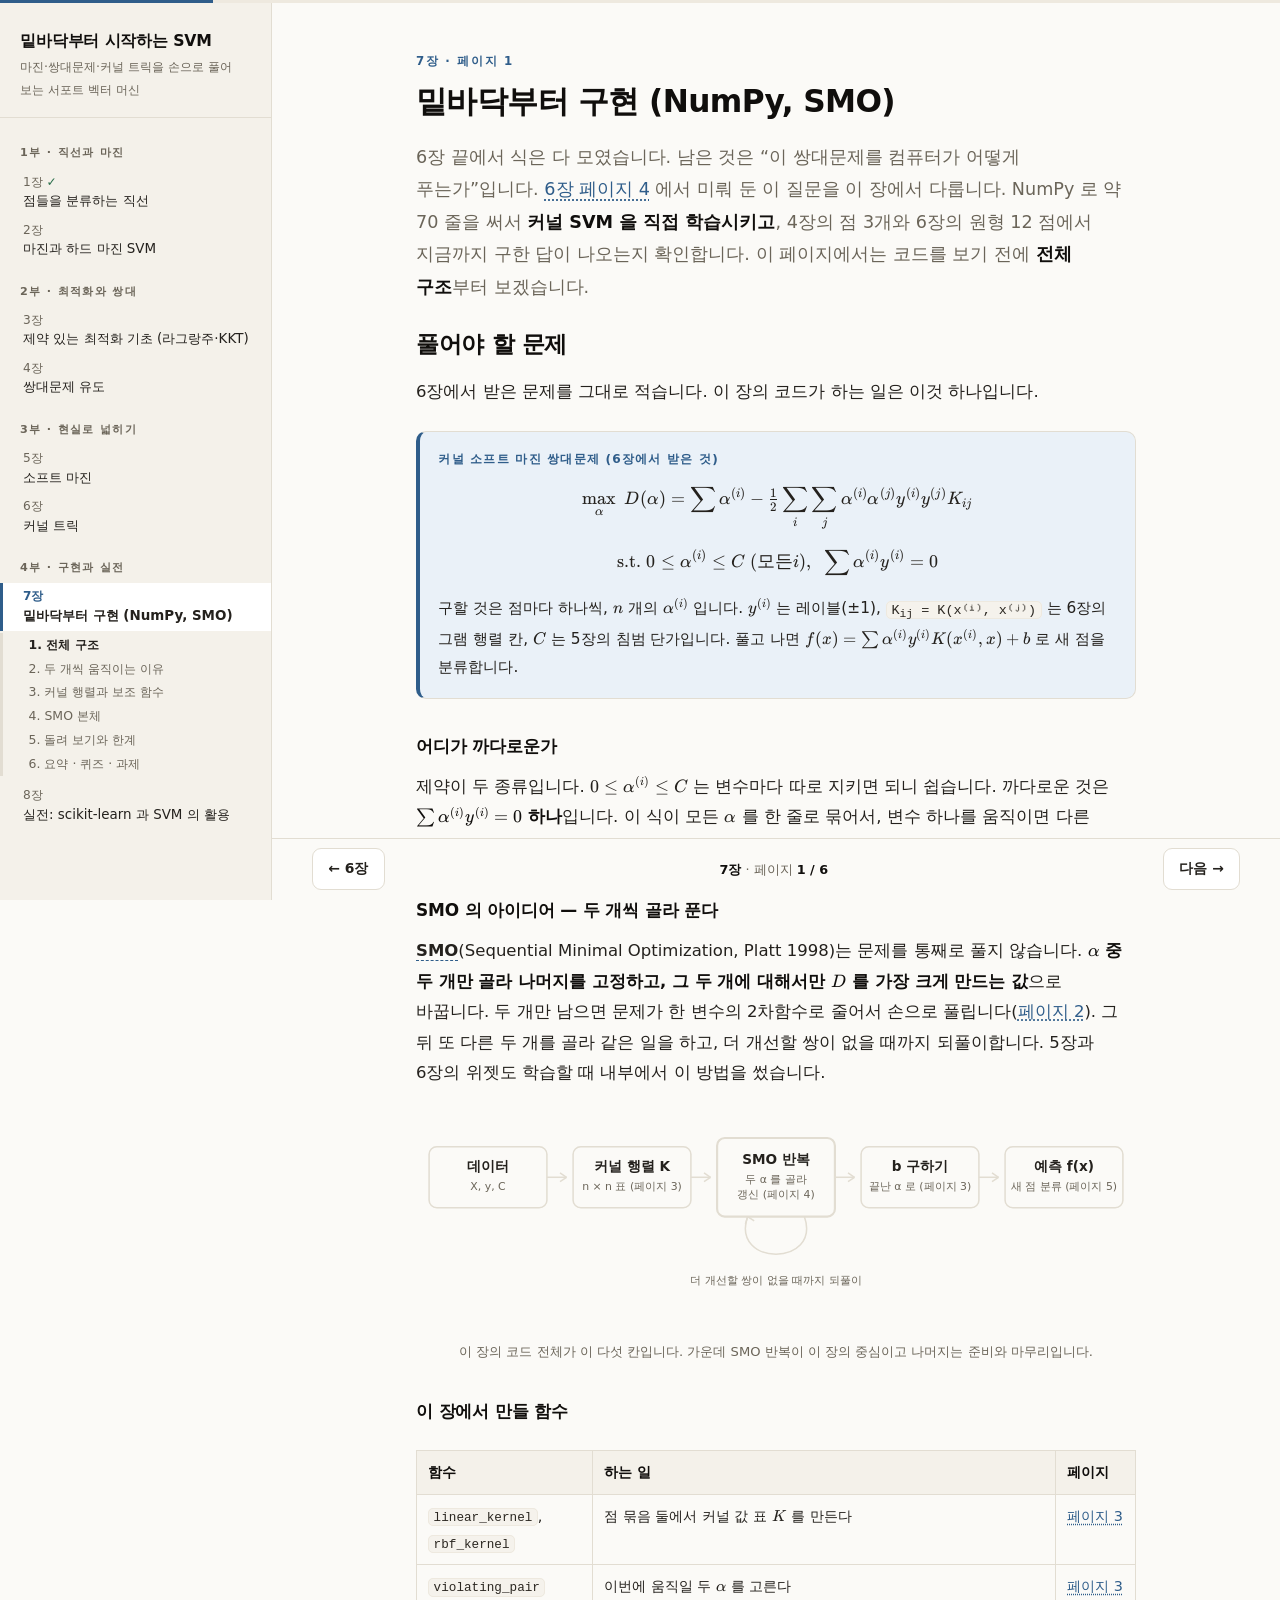
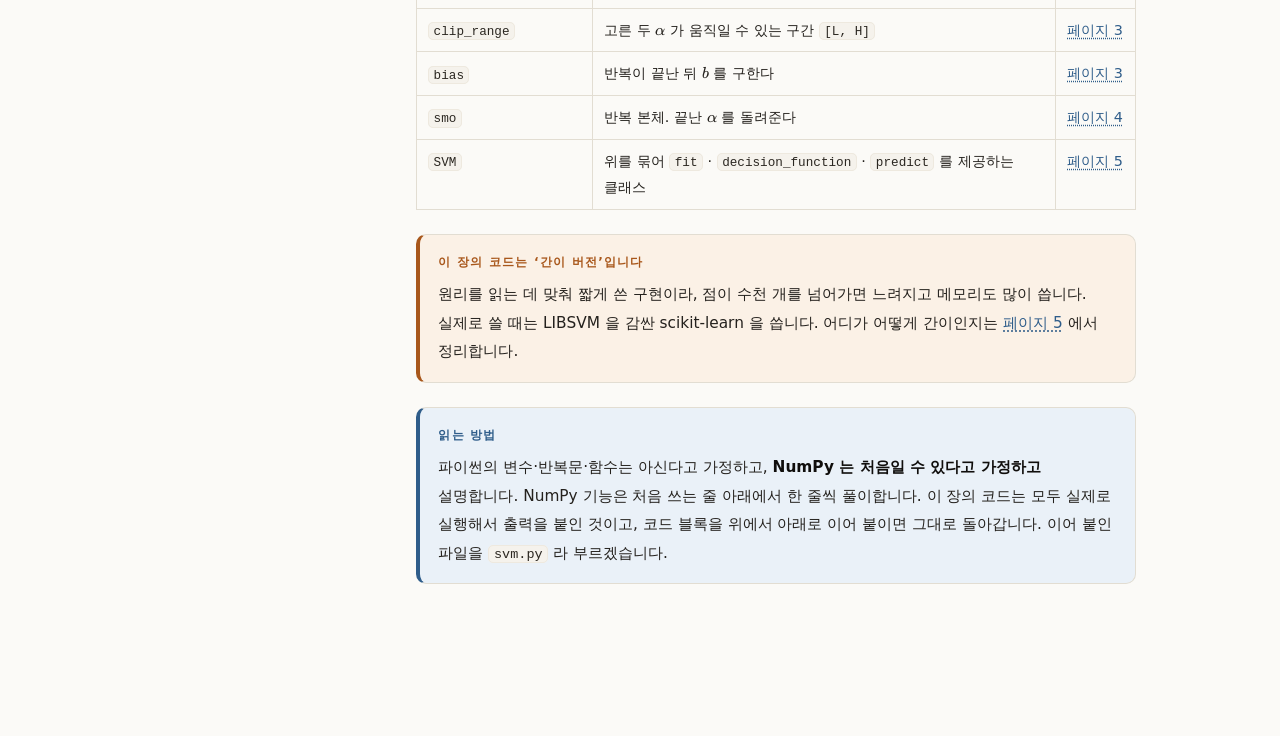
<file: docs/ch07.html>
<!DOCTYPE html>
<html lang="ko" data-chapter="ch07">
<head>
<meta charset="utf-8">
<meta name="viewport" content="width=device-width, initial-scale=1">
<title>7장 · 밑바닥부터 구현 (NumPy, SMO) — 밑바닥부터 시작하는 SVM</title>
<link rel="stylesheet" href="assets/katex/katex.min.css">
<link rel="stylesheet" href="assets/book.css">
</head>
<body>

<main id="book"><div class="inner">

<!-- ─────────────────────────────────────────── 페이지 1 -->
<section class="screen" data-title="전체 구조">
  <p class="kicker">7장 · 페이지 1</p>
  <h1>밑바닥부터 구현 (NumPy, SMO)</h1>

  <p class="lead">6장 끝에서 식은 다 모였습니다. 남은 것은 &ldquo;이 쌍대문제를 컴퓨터가 어떻게 푸는가&rdquo;입니다. 6장 페이지 4 에서 미뤄 둔 이 질문을 이 장에서 다룹니다. NumPy 로 약 70 줄을 써서 <b>커널 SVM 을 직접 학습시키고</b>, 4장의 점 3개와 6장의 원형 12 점에서 지금까지 구한 답이 나오는지 확인합니다. 이 페이지에서는 코드를 보기 전에 <b>전체 구조</b>부터 보겠습니다.</p>

  <h2>풀어야 할 문제</h2>

  <p>6장에서 받은 문제를 그대로 적습니다. 이 장의 코드가 하는 일은 이것 하나입니다.</p>

  <div class="box note">
    <p class="box-t">커널 소프트 마진 쌍대문제 (6장에서 받은 것)</p>
    <p style="text-align:center;font-size:1.05rem">\[\max _{\alpha } \;  D(\alpha ) = \sum \alpha ^{(i)} - \tfrac12  \sum _{i}\sum _{j} \alpha ^{(i)}\alpha ^{(j)} y^{(i)}y^{(j)} K_{ij}\]</p>
    <p style="text-align:center;font-size:1.05rem">\[\text{s.t.} \;  0 \le  \alpha ^{(i)} \le  C \; (\text{모든} i), \; \;  \sum  \alpha ^{(i)}y^{(i)} = 0\]</p>
    <p>구할 것은 점마다 하나씩, \(n\) 개의 \(\alpha ^{(i)}\) 입니다. \(y^{(i)}\) 는 레이블(±1), <code>K<sub>ij</sub> = K(x⁽ⁱ⁾, x⁽ʲ⁾)</code> 는 6장의 그램 행렬 칸, \(C\) 는 5장의 침범 단가입니다. 풀고 나면 \(f(x) = \sum \alpha ^{(i)}y^{(i)}K(x^{(i)}, x) + b\) 로 새 점을 분류합니다.</p>
  </div>

  <h3>어디가 까다로운가</h3>

  <p>제약이 두 종류입니다. \(0 \le  \alpha ^{(i)} \le  C\) 는 변수마다 따로 지키면 되니 쉽습니다. 까다로운 것은 <b>\(\sum \alpha ^{(i)}y^{(i)} = 0\) 하나</b>입니다. 이 식이 모든 \(\alpha \) 를 한 줄로 묶어서, 변수 하나를 움직이면 다른 변수가 따라 움직여야 합니다. 왜 그런지는 페이지 2 에서 숫자로 봅니다.</p>

  <h3>SMO 의 아이디어 — 두 개씩 골라 푼다</h3>

  <p><span class="term" data-term="smo">SMO</span>(Sequential Minimal Optimization, Platt 1998)는 문제를 통째로 풀지 않습니다. <b>\(\alpha \) 중 두 개만 골라 나머지를 고정하고, 그 두 개에 대해서만 \(D\) 를 가장 크게 만드는 값</b>으로 바꿉니다. 두 개만 남으면 문제가 한 변수의 2차함수로 줄어서 손으로 풀립니다(페이지 2). 그 뒤 또 다른 두 개를 골라 같은 일을 하고, 더 개선할 쌍이 없을 때까지 되풀이합니다. 5장과 6장의 위젯도 학습할 때 내부에서 이 방법을 썼습니다.</p>

  <figure class="fig">
    <svg viewBox="0 0 660 190" role="img" aria-label="구현의 전체 흐름. 데이터 X와 y에서 커널 행렬 K를 만들고, 두 α를 골라 갱신하는 SMO 반복을 개선할 쌍이 없을 때까지 되풀이한 뒤, b를 구하고 f(x)로 예측한다">
      <g class="svg-line" fill="none" stroke-width="1.4">
        <rect x="12" y="30" width="108" height="56" rx="7"/>
        <rect x="144" y="30" width="108" height="56" rx="7"/>
        <rect x="276" y="22" width="108" height="72" rx="7" stroke-width="2"/>
        <rect x="408" y="30" width="108" height="56" rx="7"/>
        <rect x="540" y="30" width="108" height="56" rx="7"/>
        <path d="M120 58 H138"/><path d="M252 58 H270"/><path d="M384 58 H402"/><path d="M516 58 H534"/>
        <path d="M138 58 l-6 -4 m6 4 l-6 4"/><path d="M270 58 l-6 -4 m6 4 l-6 4"/><path d="M402 58 l-6 -4 m6 4 l-6 4"/><path d="M534 58 l-6 -4 m6 4 l-6 4"/>
        <path d="M356 94 C 372 140, 288 140, 304 94"/><path d="M304 94 l-2 7 m2 -7 l6 4"/>
      </g>
      <g text-anchor="middle" font-size="12.5" font-weight="700" class="svg-fg">
        <text x="66" y="52">데이터</text><text x="198" y="52">커널 행렬 K</text><text x="330" y="46">SMO 반복</text><text x="462" y="52">b 구하기</text><text x="594" y="52">예측 f(x)</text>
      </g>
      <g text-anchor="middle" font-size="10" class="svg-muted">
        <text x="66" y="70">X, y, C</text><text x="198" y="70">n × n 표 (페이지 3)</text>
        <text x="330" y="63">두 α 를 골라</text><text x="330" y="77">갱신 (페이지 4)</text>
        <text x="462" y="70">끝난 α 로 (페이지 3)</text><text x="594" y="70">새 점 분류 (페이지 5)</text>
        <text x="330" y="156">더 개선할 쌍이 없을 때까지 되풀이</text>
      </g>
    </svg>
    <figcaption>이 장의 코드 전체가 이 다섯 칸입니다. 가운데 SMO 반복이 이 장의 중심이고 나머지는 준비와 마무리입니다.</figcaption>
  </figure>

  <h3>이 장에서 만들 함수</h3>

  <div class="table-wrap">
    <table>
      <tr><th style="width:11rem">함수</th><th>하는 일</th><th style="width:5rem">페이지</th></tr>
      <tr><td><code>linear_kernel</code>, <code>rbf_kernel</code></td><td>점 묶음 둘에서 커널 값 표 \(K\) 를 만든다</td><td>페이지 3</td></tr>
      <tr><td><code>violating_pair</code></td><td>이번에 움직일 두 \(\alpha \) 를 고른다</td><td>페이지 3</td></tr>
      <tr><td><code>clip_range</code></td><td>고른 두 \(\alpha \) 가 움직일 수 있는 구간 <code>[L, H]</code></td><td>페이지 3</td></tr>
      <tr><td><code>bias</code></td><td>반복이 끝난 뒤 \(b\) 를 구한다</td><td>페이지 3</td></tr>
      <tr><td><code>smo</code></td><td>반복 본체. 끝난 \(\alpha \) 를 돌려준다</td><td>페이지 4</td></tr>
      <tr><td><code>SVM</code></td><td>위를 묶어 <code>fit</code> · <code>decision_function</code> · <code>predict</code> 를 제공하는 클래스</td><td>페이지 5</td></tr>
    </table>
  </div>

  <div class="box warn">
    <p class="box-t">이 장의 코드는 &lsquo;간이 버전&rsquo;입니다</p>
    <p>원리를 읽는 데 맞춰 짧게 쓴 구현이라, 점이 수천 개를 넘어가면 느려지고 메모리도 많이 씁니다. 실제로 쓸 때는 LIBSVM 을 감싼 scikit-learn 을 씁니다. 어디가 어떻게 간이인지는 페이지 5 에서 정리합니다.</p>
  </div>

  <div class="box note">
    <p class="box-t">읽는 방법</p>
    <p>파이썬의 변수·반복문·함수는 아신다고 가정하고, <b>NumPy 는 처음일 수 있다고 가정하고</b> 설명합니다. NumPy 기능은 처음 쓰는 줄 아래에서 한 줄씩 풀이합니다. 이 장의 코드는 모두 실제로 실행해서 출력을 붙인 것이고, 코드 블록을 위에서 아래로 이어 붙이면 그대로 돌아갑니다. 이어 붙인 파일을 <code>svm.py</code> 라 부르겠습니다.</p>
  </div>
</section>

<!-- ─────────────────────────────────────────── 페이지 2 -->
<section class="screen" data-title="두 개씩 움직이는 이유">
  <p class="kicker">7장 · 페이지 2</p>
  <h2>왜 \(\alpha \) 를 한 개가 아니라 두 개씩 움직일까</h2>

  <p>가장 쉬운 방법은 \(\alpha \) 를 하나씩 돌아가며 \(D\) 가 커지게 바꾸는 것입니다(변수 하나만 보면 2차함수의 꼭짓점 찾기라서 쉽습니다). 이 문제에서는 그 방법이 통하지 않습니다. 이유부터 숫자로 확인합니다.</p>

  <h3>하나만 움직이면 제약이 깨진다</h3>

  <p>4장의 점 3개(\(y = (+1, +1, -1)\))에서 제약은 \(\alpha ^{(1)} + \alpha ^{(2)} - \alpha ^{(3)} = 0\) 입니다. 이 제약을 지키는 점 \(\alpha  = (\tfrac14 , 0, \tfrac14 )\) 에서 \(\alpha ^{(1)}\) 만 0.3 으로 올려 봅니다. <code>0.3 + 0 − 0.25 = 0.05 ≠ 0</code>. 제약이 깨집니다. 제약을 지키는 점에서 변수 <b>하나만</b> 움직이면 언제나 이렇게 됩니다. 합이 0 이었는데 한 항만 바뀌었으니 0 이 아닐 수밖에 없기 때문입니다.</p>

  <h3>둘을 함께 움직이면 제약을 지킬 수 있다</h3>

  <p>고르는 두 점을 \(i\), \(j\) 라 하고 나머지 \(\alpha \) 는 고정합니다. 제약이 지켜지려면 두 항의 합 \(\alpha ^{(i)}y^{(i)} + \alpha ^{(j)}y^{(j)}\) 이 움직이기 전과 같아야 합니다. 그러면 \(\alpha ^{(j)}\) 를 새 값 \(t\) 로 정했을 때 \(\alpha ^{(i)}\) 는 저절로 정해집니다.</p>

  <p style="text-align:center;font-size:1.05rem">\[\alpha ^{(i)} \text{의 새 값} = \alpha ^{(i)} + y^{(i)}y^{(j)} (\alpha ^{(j)} - t)\]</p>

  <p>(\(\alpha ^{(i)}\), \(\alpha ^{(j)}\) 는 움직이기 전 값입니다. 검산: 새 \(\alpha ^{(i)}y^{(i)} = \alpha ^{(i)}y^{(i)} + y^{(j)}(\alpha ^{(j)} - t)\) 이고 \(y^{(i)2} = 1\) 이므로, 새 \(\alpha ^{(i)}y^{(i)} + ty^{(j)} = \alpha ^{(i)}y^{(i)} + \alpha ^{(j)}y^{(j)}\) 로 합이 그대로입니다.) 자유로운 변수가 \(t\) 하나로 줄었습니다.</p>

  <p>남은 제약은 상자 \(0 \le  \alpha  \le  C\) 뿐입니다. 두 \(\alpha \) 의 평면에서 상자는 정사각형이고, 합이 일정하다는 조건은 그 위의 선 하나입니다. <b>선이 상자 안에 있는 부분이 \(t\) 가 움직일 수 있는 구간 <code>[L, H]</code></b> 입니다.</p>

  <figure class="fig">
    <svg viewBox="0 0 640 260" role="img" aria-label="두 α 의 평면에서 정사각형 상자와 그 안을 지나는 선분. 왼쪽은 y가 같을 때 기울기 −1, 오른쪽은 y가 다를 때 기울기 +1이고, 선분이 상자와 만나는 구간이 L과 H로 표시된다">
      <g class="svg-line" fill="none" stroke-width="1.2">
        <rect x="60" y="50" width="160" height="160"/>
        <rect x="380" y="50" width="160" height="160"/>
      </g>
      <g fill="none" stroke-width="2.4" style="stroke:var(--accent)">
        <path d="M108 50 L220 162"/>
        <path d="M428 210 L540 98"/>
      </g>
      <g fill="none" stroke-width="1" style="stroke:var(--muted);stroke-dasharray:4 3">
        <path d="M60 162 H220"/><path d="M60 50 H108"/>
        <path d="M380 98 H540"/>
      </g>
      <g font-size="11" class="svg-fg" text-anchor="end">
        <text x="54" y="166">L</text><text x="54" y="54">H</text>
        <text x="374" y="214">L</text><text x="374" y="102">H</text>
      </g>
      <g font-size="10.5" class="svg-muted" text-anchor="middle">
        <text x="140" y="228">α⁽ⁱ⁾ (0 ~ C)</text><text x="460" y="228">α⁽ⁱ⁾ (0 ~ C)</text>
        <text x="140" y="36" class="svg-fg" font-size="11.5">y⁽ⁱ⁾ = y⁽ʲ⁾ : α⁽ⁱ⁾ + α⁽ʲ⁾ 가 일정</text>
        <text x="460" y="36" class="svg-fg" font-size="11.5">y⁽ⁱ⁾ ≠ y⁽ʲ⁾ : α⁽ⁱ⁾ − α⁽ʲ⁾ 가 일정</text>
        <text x="160" y="250">세로축은 α⁽ʲ⁾ (0 ~ C)</text><text x="480" y="250">세로축은 α⁽ʲ⁾ (0 ~ C)</text>
      </g>
    </svg>
    <figcaption>굵은 선분이 제약을 지키며 움직일 수 있는 길입니다. 선이 상자 위 · 아래 · 옆에 닿는 곳이 \(L\) 과 \(H\) 입니다. 왼쪽 그림은 <code>α⁽ⁱ⁾ + α⁽ʲ⁾ = 1.3C</code>, 오른쪽 그림은 <code>α⁽ⁱ⁾ − α⁽ʲ⁾ = 0.3C</code> 인 경우입니다.</figcaption>
  </figure>

  <p>구간은 두 경우로 나뉩니다(\(\alpha ^{(i)}\), \(\alpha ^{(j)}\) 는 움직이기 전 값). \(y^{(i)} = y^{(j)}\) 이면 \(\alpha ^{(i)} + \alpha ^{(j)}\) 가 일정하고 \(t \ge  0\), \(\alpha ^{(i)} \text{의 새 값} \ge  0\), 양쪽 \(\le  C\) 를 모두 지켜야 하니 \(L = \max (0, \alpha ^{(i)} + \alpha ^{(j)} - C)\), \(H = \min (C, \alpha ^{(i)} + \alpha ^{(j)})\) 입니다. \(y^{(i)} \ne  y^{(j)}\) 이면 \(\alpha ^{(i)} - \alpha ^{(j)}\) 가 일정하고 \(L = \max (0, \alpha ^{(j)} - \alpha ^{(i)})\), \(H = \min (C, C + \alpha ^{(j)} - \alpha ^{(i)})\) 입니다.</p>

  <h3>한 변수의 2차함수로 줄이기 — 손으로 한 단계</h3>

  <p>이제 \(t\) 하나에 대한 \(D\) 의 모양을 구합니다. 한 단계씩 계산합니다.</p>

  <p><b>① 오차 E 를 정의한다.</b> 점 \(k\) 에서 예측값(\(b\) 를 뺀 판정식)에서 정답을 뺀 값을 <span class="term" data-term="errterm">오차</span> \(E^{(k)}\) 라 부릅니다.</p>
  <p style="text-align:center;font-size:1.05rem">\[E^{(k)} = \sum _{m} \alpha ^{(m)}y^{(m)}K(x^{(m)}, x^{(k)}) - y^{(k)}\]</p>

  <p><b>② D 를 α⁽ᵏ⁾ 로 편미분한다.</b> 이중합에서 \(\alpha ^{(k)}\) 가 들어 있는 항은 바깥 합이 \(k\) 인 줄과 안쪽 합이 \(k\) 인 줄, 두 곳입니다. \(K\) 가 대칭이라 둘이 같아서 앞의 \(\tfrac12 \) 과 약분됩니다.</p>
  <p style="text-align:center;font-size:1.05rem">\[\partial D/\partial \alpha ^{(k)} = 1 - y^{(k)} \sum _{m} \alpha ^{(m)}y^{(m)}K_{km} = 1 - y^{(k)}(E^{(k)} + y^{(k)}) = -y^{(k)}E^{(k)}\]</p>
  <p>(합이 \(E^{(k)} + y^{(k)}\) 인 것은 ①의 정의이고, \(y^{(k)2} = 1\) 을 썼습니다.)</p>

  <p><b>③ 사슬 법칙으로 t 에 대한 기울기를 구한다.</b> 위의 선 위에서는 \(\alpha ^{(i)}\) 가 \(t\) 에 따라 <code>dα⁽ⁱ⁾/dt = −y⁽ⁱ⁾y⁽ʲ⁾</code> 로 움직입니다. 따라서 움직이기 전 위치(\(t = \alpha ^{(j)}\))에서</p>
  <p style="text-align:center;font-size:1.05rem">\[dD/dt = \partial D/\partial \alpha ^{(j)} + (\partial D/\partial \alpha ^{(i)})(-y^{(i)}y^{(j)}) = -y^{(j)}E^{(j)} + y^{(j)}E^{(i)} = y^{(j)}(E^{(i)} - E^{(j)})\]</p>
  <p>(가운데 항은 \((-y^{(i)}E^{(i)})(-y^{(i)}y^{(j)}) = y^{(j)}E^{(i)}\), \(y^{(i)2} = 1\) 입니다.)</p>

  <p><b>④ 곡률을 구한다.</b> 같은 사슬 법칙을 한 번 더 쓰면, 2차 편미분 <code>∂²D/∂α⁽ᵏ⁾∂α⁽ᵐ⁾ = −y⁽ᵏ⁾y⁽ᵐ⁾K<sub>km</sub></code> 에서</p>
  <p style="text-align:center;font-size:1.05rem">\[d^{2}D/dt^{2} = -K_{jj} + 2(-y^{(i)}y^{(j)})(-y^{(i)}y^{(j)}K_{ij}) - K_{ii} = -(K_{ii} + K_{jj} - 2K_{ij}) = -\eta \]</p>
  <p>여기서 <span class="term" data-term="eta">η</span><code> = K<sub>ii</sub> + K<sub>jj</sub> − 2K<sub>ij</sub></code> 입니다. \(K\) 를 \(\varphi \) 의 내적으로 풀면 \(\eta  = \varphi (x^{(i)})\cdot \varphi (x^{(i)}) + \varphi (x^{(j)})\cdot \varphi (x^{(j)}) - 2\varphi (x^{(i)})\cdot \varphi (x^{(j)}) = \lVert \varphi (x^{(i)}) - \varphi (x^{(j)})\rVert ^{2} \ge  0\) 이라 늘 0 이상입니다. \(D\) 는 \(\alpha \) 의 2차식이고 \(\alpha ^{(i)}\) 가 \(t\) 의 1차식이므로 <code>D(t)</code> 는 정확히 2차함수이고, 기울기와 곡률을 알았으니 모양이 다 정해집니다.</p>
  <p style="text-align:center;font-size:1.05rem">\[D(t) = D(\alpha ^{(j)}) + y^{(j)}(E^{(i)} - E^{(j)})(t - \alpha ^{(j)}) - \tfrac12 \eta (t - \alpha ^{(j)})^{2}\]</p>

  <p><b>⑤ 꼭짓점을 구한다.</b> 위로 볼록한 2차함수이니 꼭짓점이 최댓값입니다. 미분이 0 이 되는 \(t\) 는</p>
  <div class="box good">
    <p class="box-t">두 α 갱신식 (Platt 1998 의 식과 같다)</p>
    <p style="text-align:center;font-size:1.05rem">\[t* = \alpha ^{(j)} + y^{(j)}(E^{(i)} - E^{(j)}) / \eta \]</p>
  </div>

  <p><b>⑥ 상자에 맞춰 <span class="term" data-term="clipping">클리핑</span>한다.</b> 꼭짓점이 구간 <code>[L, H]</code> 밖이면 그 값을 쓸 수 없습니다. 위로 볼록한 2차함수는 꼭짓점에서 멀어질수록 값이 줄어드니, 구간 안에서 가장 큰 곳은 <b>꼭짓점에 가장 가까운 끝</b>입니다. 그래서 <code>α⁽ʲ⁾ 의 새 값 = min(H, max(L, t*))</code> 로 자르고, \(\alpha ^{(i)}\) 는 위의 식 \(\alpha ^{(i)} + y^{(i)}y^{(j)}(\alpha ^{(j)} - \text{새} \alpha ^{(j)})\) 로 따라옵니다. 이 갱신은 \(D\) 를 늘리거나 같게 유지합니다(꼭짓점이나 그에 가장 가까운 끝으로 가므로).</p>

  <p><b>⑦ b 는 갱신에 필요 없다.</b> ① 에서 \(b\) 를 뺀 판정식을 썼습니다. \(E^{(i)} - E^{(j)}\) 에서는 \(b\) 가 양쪽에 똑같이 들어 있어 사라지므로, <b>\(\alpha \) 를 갱신하는 데 \(b\) 는 필요 없습니다.</b> Platt 원전은 갱신마다 \(b\) 도 고쳐 쓰지만, 이 교재의 코드는 \(\alpha \) 만 갱신하고 \(b\) 는 끝에서 5장·6장의 규칙(\(0 &lt; \alpha  &lt; C\) 인 점에서 \(b = y - \sum \alpha  y K\))으로 한 번 구합니다. 두 방법은 같은 \(\alpha \) 에 도착합니다(이 교재의 예제에서는 확인했습니다).</p>

  <h3>점 3개의 첫 갱신 계산</h3>

  <p>4장의 점 3개, 선형 커널입니다. 그램 행렬은 4장 페이지 7 의 내적 표(\(K_{11} = 18, K_{12} = 21, K_{13} = 6, K_{22} = 25, K_{23} = 7, K_{33} = 2\))입니다. 시작은 \(\alpha  = (0, 0, 0)\) 이고 \(C\) 는 충분히 크다고 합니다(\(C \ge  \tfrac14 \) 이면 깨끗한 3점은 하드 마진과 같다고 5장에서 확인했습니다). 이번 단계에서는 쌍 <code>(i, j) = (1, 3)</code> 을 골랐다고 합니다. 쌍을 어떻게 고르는지는 페이지 3 에서 정합니다.</p>

  <div class="table-wrap">
    <table>
      <tr><th style="width:10rem">단계</th><th>계산</th><th>값</th></tr>
      <tr><td>오차 \(E^{(k)}\)</td><td>\(\alpha  = 0\) 이라 합이 0 이므로 \(E^{(k)} = -y^{(k)}\)</td><td>\(E = (-1, -1, +1)\)</td></tr>
      <tr><td>\(\eta \)</td><td>\(K_{11} + K_{33} - 2K_{13} = 18 + 2 - 12\)</td><td><code>8</code></td></tr>
      <tr><td>구간 <code>[L, H]</code></td><td>\(y^{(1)} \ne  y^{(3)}\): \(L = \max (0, 0 - 0)\), \(H = \min (C, C + 0 - 0)\)</td><td><code>[0, C]</code></td></tr>
      <tr><td>꼭짓점 <code>t*</code></td><td>\(0 + y^{(3)}(E^{(1)} - E^{(3)})/\eta  = (-1)(-1 - 1)/8\)</td><td>\(\tfrac14 \) (구간 안이라 그대로)</td></tr>
      <tr><td>\(\alpha ^{(1)}\) 새 값</td><td>\(0 + y^{(1)}y^{(3)}(0 - \tfrac14 ) = (-1)(-\tfrac14 )\)</td><td>\(\tfrac14 \)</td></tr>
      <tr><td>검산</td><td>\(\alpha ^{(1)} + \alpha ^{(2)} - \alpha ^{(3)} = \tfrac14  + 0 - \tfrac14 \)</td><td><code>0</code> ✓</td></tr>
    </table>
  </div>

  <p>단 한 번의 갱신으로 4장 손계산의 답 \(\alpha  = (\tfrac14 , 0, \tfrac14 )\) 가 나왔습니다. 이 예제가 작아서 생긴 일이고, 일반적으로는 쌍을 바꿔 가며 여러 번 갱신합니다. 같은 시작에서 쌍 <code>(2, 3)</code> 을 골랐다면 \(\eta  = 25 + 2 - 14 = 13\), <code>t* = (−1)(−1 − 1)/13 = 2/13</code> 이라 \(\alpha  = (0, 2/13, 2/13)\) 이 됩니다. 이것은 4장에서 탈락한 후보 <code>(0, 2/13)</code> 이고 아직 답이 아닙니다. 어떤 쌍을 고르는가가 중요한 까닭입니다.</p>

  <div class="box warn">
    <p class="box-t">이 페이지가 증명하지 않은 것</p>
    <p>위 갱신이 매번 \(D\) 를 늘리거나 같게 유지한다는 것은 보였습니다. 그러나 이 갱신을 되풀이하면 <b>정말 최댓값에 수렴하는가</b>, 쌍을 어떻게 고르면 수렴이 보장되는가는 보이지 않았고, 이 교재에서도 증명하지 않습니다. 원전은 Platt(1998)이고, 수렴 증명은 문헌(Platt 1998, Keerthi 외 2001 이후의 수렴 논문들, Fan · Chen · Lin 2005)을 참고하시기 바랍니다. 이 페이지는 한 번의 갱신이 어떤 계산인지까지만 다룹니다.</p>
  </div>
</section>

<!-- ─────────────────────────────────────────── 페이지 3 -->
<section class="screen" data-title="커널 행렬과 보조 함수">
  <p class="kicker">7장 · 페이지 3</p>
  <h2>커널 행렬과 보조 함수</h2>

  <p>페이지 2 의 계산에 필요한 것은 그램 행렬 \(K\), 이번에 움직일 쌍 <code>(i, j)</code>, 그 쌍의 구간 <code>[L, H]</code> 세 가지입니다. 여기에 반복이 끝난 뒤 \(b\) 를 구하는 일이 더해져, 모두 네 가지를 작은 함수로 만듭니다. 먼저 NumPy 에서 처음 쓰는 기능을 점 3개로 미리 써 봅니다.</p>

  <h3>NumPy 미리 보기 — 점 3개의 내적 표</h3>

<pre><span class="cap"># NumPy 미리 보기</span><code>import numpy as np

X = np.array([[3, 3], [4, 3], [1, 1]])
print(X @ X.T)
s = (X**2).sum(1)
print(s)
print(s[:, None] + s[None, :] - 2 * X @ X.T)
</code></pre>

<pre><span class="cap"># 출력</span><code>[[18 21  6]
 [21 25  7]
 [ 6  7  2]]
[18 25  2]
[[ 0  1  8]
 [ 1  0 13]
 [ 8 13  0]]
</code></pre>

  <ol class="notes">
    <li><span class="ln">1~3행</span> <code>np.array</code> 는 리스트를 배열로 바꿉니다. 여기서는 3 × 2 표로, 한 행이 점 하나입니다. <code>import numpy as np</code> 는 NumPy 를 <code>np</code> 라는 짧은 이름으로 쓰겠다는 관용 표기입니다.</li>
    <li><span class="ln">4행</span> <code>X.T</code> 는 행과 열을 뒤집은 전치(2 × 3)이고, <code>@</code> 는 행렬곱입니다. <code>X @ X.T</code> 의 <code>(i, j)</code> 칸은 <code>X</code> 의 i 행과 j 행의 내적이라 3 × 3 내적 표가 나옵니다. 4장 페이지 7 의 값 18, 21, 6, 25, 7, 2 와 같습니다.</li>
    <li><span class="ln">5행</span> <code>X**2</code> 는 모든 칸을 제곱하고, <code>.sum(1)</code> 은 열 방향(1 번 축)으로 더해 행마다 하나씩, 곧 점마다 \(x\cdot x\) 를 구합니다(<code>9 + 9 = 18</code>, <code>16 + 9 = 25</code>, <code>1 + 1 = 2</code>).</li>
    <li><span class="ln">7행</span> 이 줄이 이 장에서 가장 낯선 줄입니다. <code>s[:, None]</code> 은 길이 3 의 \(s\) 를 3 × 1 <b>열</b>로, <code>s[None, :]</code> 은 1 × 3 <b>행</b>으로 바꿉니다. 열과 행을 더하면 NumPy 가 부족한 방향을 복사해 늘려서 <b>3 × 3 표</b>가 되고, <code>(i, j)</code> 칸이 <code>s[i] + s[j]</code> 입니다. 이 규칙을 <span class="term" data-term="broadcast">브로드캐스팅</span>이라 부릅니다. 여기서 <code>2 * X @ X.T</code> 를 빼면 칸마다 \(x\cdot x + z\cdot z - 2x\cdot z = \lVert x - z\rVert ^{2}\), 두 점 사이 거리의 제곱이 됩니다(반복문 없이 모든 쌍을 한 번에). 예: 1번과 2번은 \((3-4)^{2} + 0 = 1\), 2번과 3번은 <code>9 + 4 = 13</code>.</li>
  </ol>

  <h3>커널 행렬 — <code>linear_kernel</code>, <code>rbf_kernel</code></h3>

  <p>위의 두 식이 그대로 커널 함수가 됩니다. 앞의 <code>X @ X.T</code> 가 선형 커널의 그램 행렬이고, 거리 제곱 표에 6장의 RBF 식 \(\exp (-\gamma \lVert x - z\rVert ^{2})\) 를 씌운 것이 RBF 커널입니다. 인자를 <code>(X, Z)</code> 로 받는 것은 학습 점끼리(<code>X, X</code>)뿐 아니라 새 점과 학습 점 사이(<code>새 점, X</code>)의 값도 같은 함수로 구하려는 것입니다.</p>

<pre><span class="cap"># svm.py</span><code>import numpy as np

def linear_kernel(X, Z):
    return X @ Z.T                      # K[i, j] = X[i]·Z[j]

def rbf_kernel(X, Z, gamma=1.0):
    sq = (X**2).sum(1)[:, None] + (Z**2).sum(1)[None, :] - 2 * X @ Z.T
    return np.exp(-gamma * sq)          # sq[i, j] = ‖X[i] − Z[j]‖²
</code></pre>

  <ol class="notes">
    <li><span class="ln">3~4행</span> 선형 커널. <code>X</code> 가 n × p, \(Z\) 가 m × p 이면 결과는 n × m 표입니다. 점 묶음을 한꺼번에 받는 이유는 파이썬 반복문(<code>for i</code>, <code>for j</code>)보다 NumPy 의 행렬곱이 훨씬 빠르기 때문입니다.</li>
    <li><span class="ln">6~8행</span> RBF 커널. 7행은 앞의 미리 보기와 같은 계산인데 <code>X</code> 와 \(Z\) 가 서로 다른 점 묶음이라 \(s\) 가 둘(점 묶음마다 하나)입니다. 8행의 <code>np.exp</code> 는 배열의 모든 칸에 거듭제곱 <code>e^</code> 를 계산하고, <code>-gamma * sq</code> 가 6장의 \(-\gamma \lVert x - z\rVert ^{2}\) 입니다. 같은 점끼리(대각선)는 거리 0 이라 <code>K = 1</code> 이 됩니다. <code>gamma</code> 의 기본값 1.0 은 6장 위젯과 맞춘 값입니다.</li>
  </ol>

  <h3>쌍 고르기와 구간 — <code>violating_pair</code>, <code>clip_range</code></h3>

  <p>페이지 2 의 식은 쌍 <code>(i, j)</code> 가 주어졌다고 보고 계산했습니다. 이제 그 쌍을 정합니다. 쌍을 &ldquo;D 가 가장 크게 오르는 쌍&rdquo;으로 고르는 것이 목표입니다. 두 \(\alpha ^{(i)}y^{(i)}\) 와 \(\alpha ^{(j)}y^{(j)}\) 를 같은 양 δ 만큼 하나는 올리고 하나는 내리면 합이 유지되어 제약이 지켜집니다. 이때 페이지 2 의 ② 를 쓰면, \(\delta \) 가 작을 때 \(D\) 의 변화량은 다음과 같습니다.</p>
  <p style="text-align:center;font-size:1.05rem">\[(-E^{(i)})\delta  + (+E^{(j)})\delta  = (E^{(j)} - E^{(i)})\delta \]</p>
  <p>\(\alpha ^{(i)}\) 는 \(y^{(i)}\delta \) 만큼 변하고 \(\partial D/\partial \alpha ^{(i)} = -y^{(i)}E^{(i)}\) 이므로 변화량은 \(-E^{(i)}\delta \) 입니다. \(\alpha ^{(j)}\) 는 \(-y^{(j)}\delta \) 만큼 변하므로 \(+E^{(j)}\delta \) 입니다. 따라서 <b>\(E\) 가 작은 점의 \(\alpha y\) 를 올리고 \(E\) 가 큰 점의 \(\alpha y\) 를 내릴수록 이득이 큽니다.</b> 이득의 크기 \(E^{(j)} - E^{(i)}\) 가 그 쌍의 &lsquo;위반 정도&rsquo;이고, 위반이 가장 큰 쌍을 고르는 규칙이 <span class="term" data-term="violpair">최대 위반 쌍</span> 규칙입니다. 5장과 6장의 위젯이 쓴 방법과 같습니다. 가장 큰 위반 정도도 <code>tol</code> 보다 작으면 올라갈 방향이 없다고 보고 끝냅니다(페이지 4).</p>

  <p>단, \(\alpha \) 가 상자 끝에 붙어 있어서 그 방향으로 못 움직이는 점은 후보에서 뺍니다. \(\alpha y\) 를 올릴 수 있는 점과 내릴 수 있는 점은 다음과 같습니다.</p>

  <div class="table-wrap">
    <table>
      <tr><th style="width:5rem">레이블</th><th>\(\alpha y\) 를 올릴 수 있다 (<code>up</code>)</th><th>\(\alpha y\) 를 내릴 수 있다 (<code>down</code>)</th></tr>
      <tr><td><code>y = +1</code></td><td>\(\alpha y = \alpha \) 가 커져야 하니 \(\alpha  &lt; C\)</td><td>\(\alpha \) 가 줄어야 하니 \(\alpha  > 0\)</td></tr>
      <tr><td>\(y = -1\)</td><td>\(\alpha y = -\alpha \) 가 커지려면 \(\alpha \) 가 줄어야 하니 \(\alpha  > 0\)</td><td>\(\alpha \) 가 커져야 하니 \(\alpha  &lt; C\)</td></tr>
    </table>
  </div>

<pre><span class="cap"># svm.py (이어서)</span><code>def violating_pair(E, y, a, C):
    up   = ((y &gt; 0) &amp; (a &lt; C)) | ((y &lt; 0) &amp; (a &gt; 0))
    down = ((y &gt; 0) &amp; (a &gt; 0)) | ((y &lt; 0) &amp; (a &lt; C))
    i = np.flatnonzero(up)[np.argmin(E[up])]        # E 가 가장 작은 쪽
    j = np.flatnonzero(down)[np.argmax(E[down])]    # E 가 가장 큰 쪽
    return i, j

def clip_range(ai, aj, yi, yj, C):
    if yi != yj:
        return max(0, aj - ai), min(C, C + aj - ai)
    return max(0, ai + aj - C), min(C, ai + aj)
</code></pre>

  <ol class="notes">
    <li><span class="ln">2~3행</span> 위 표를 그대로 옮겼습니다. <code>y &gt; 0</code> 처럼 배열과 수를 비교하면 점마다 참 · 거짓이 담긴 <b>불리언 배열</b>이 나오고, <code>&amp;</code>(그리고), <code>|</code>(또는)로 점마다 따로 합칩니다(파이썬의 <code>and</code> · <code>or</code> 는 배열에 쓸 수 없고, 괄호는 꼭 필요합니다). 결과 <code>up</code> 과 <code>down</code> 은 길이 n 의 참 · 거짓 배열입니다.</li>
    <li><span class="ln">4행</span> <code>E[up]</code> 은 불리언 배열을 인덱스로 써서 참인 점의 \(E\) 만 뽑아냅니다(<b>불리언 마스크</b>). <code>np.argmin</code> 은 그중 가장 작은 값의 위치(뽑은 배열 안에서의 번호)를 알려 줍니다. <code>np.flatnonzero(up)</code> 은 참인 점의 원래 번호 목록이므로, 그 목록에서 <code>[...]</code> 로 해당 번호를 꺼내 원래 번호 \(i\) 를 얻습니다. 동점이면 번호가 빠른 쪽이 뽑힙니다.</li>
    <li><span class="ln">5행</span> 같은 방식으로 <code>down</code> 중 \(E\) 가 가장 큰 점 \(j\). 한 점이 <code>up</code> 과 <code>down</code> 에 모두 속할 수 있습니다(예: \(0 &lt; \alpha  &lt; C\) 인 점). 그러면 <code>i == j</code> 도 나올 수 있고, 그때는 위반 정도가 0 이라 반복이 끝납니다.</li>
    <li><span class="ln">6행</span> <code>return i, j</code> 는 값을 둘 돌려줍니다(<b>튜플</b>). 부르는 쪽에서 <code>i, j = violating_pair(...)</code> 로 한 번에 받습니다.</li>
    <li><span class="ln">8~11행</span> 페이지 2 의 <code>[L, H]</code> 공식 그대로입니다. 9~10행이 \(y^{(i)} \ne  y^{(j)}\)(차가 일정), 11행이 \(y^{(i)} = y^{(j)}\)(합이 일정)일 때입니다. <code>if</code> 안에서 <code>return</code> 하면 그 아래는 실행되지 않으므로 <code>else</code> 를 따로 쓰지 않았습니다.</li>
  </ol>

  <h3>끝난 뒤 b — <code>bias</code></h3>

  <p>5장과 6장의 규칙을 코드로 옮깁니다. \(0 &lt; \alpha  &lt; C\) 인 점(경계 위에 정확히 있는 점)이 있으면 <code>y = f</code> 이므로 \(b = y - \sum \alpha  y K\), 이것은 페이지 2 ① 의 \(E\) 로 \(-E^{(k)}\) 입니다. 그런 점이 여럿이면 평균을 냅니다. 하나도 없으면 \(b\) 는 한 값이 아니라 구간이고, 구간의 가운데를 고릅니다. 구간은 \(-E^{(i)}\)(올릴 수 있는 점 중 최소 \(E\))에서 \(-E^{(j)}\)(내릴 수 있는 점 중 최대 \(E\))까지입니다. 반복이 끝났다면 \(-E^{(i)} \le  -E^{(j)}\) 입니다.</p>

<pre><span class="cap"># svm.py (이어서)</span><code>def bias(E, y, a, C, eps=1e-8):
    free = (a &gt; eps) &amp; (a &lt; C - eps)
    if free.any():
        return -E[free].mean()
    i, j = violating_pair(E, y, a, C)
    return -(E[i] + E[j]) / 2
</code></pre>

  <ol class="notes">
    <li><span class="ln">2행</span> \(0 &lt; \alpha  &lt; C\) 인 점(자유 서포트 벡터)의 불리언 배열. 컴퓨터의 소수는 정확히 0 이나 \(C\) 가 되지 않을 수 있어서 <code>eps</code>(1e-8)만큼의 여유를 둡니다.</li>
    <li><span class="ln">3~4행</span> <code>.any()</code> 는 하나라도 참이면 참입니다. 그런 점이 있으면 <code>E[free]</code> 로 그 점들의 \(E\) 만 뽑아 <code>.mean()</code> 으로 평균을 내고 부호를 바꿉니다(\(b = -E\)). 이런 점들은 올릴 수도 내릴 수도 있어 \(E\) 가 모두 같으므로 평균은 하나의 값입니다.</li>
    <li><span class="ln">5~6행</span> 자유 서포트 벡터가 없으면 위 구간의 가운데. 해가 하나가 아닐 때 어느 값을 고르는지는 구현의 선택일 뿐이고, 어느 쪽을 골라도 KKT 를 만족하는 \(b\) 입니다. 페이지 5 에서 숫자로 봅니다.</li>
  </ol>
</section>

<!-- ─────────────────────────────────────────── 페이지 4 -->
<section class="screen" data-title="SMO 본체">
  <p class="kicker">7장 · 페이지 4</p>
  <h2>SMO 본체</h2>

  <p>준비한 부품을 페이지 2 의 순서대로 이어 붙이면 반복문 하나입니다. 이 함수가 이 장의 핵심입니다. 전체 흐름은 이렇습니다.</p>
  <ol>
    <li>모든 \(\alpha \) 를 0 으로 시작한다(\(\sum \alpha y = 0\) 과 상자 제약을 모두 만족하는 점이기 때문이다).</li>
    <li>오차 \(E\) 를 구하고 최대 위반 쌍 <code>(i, j)</code> 를 고른다.</li>
    <li>위반 정도 \(E^{(j)} - E^{(i)}\) 가 <code>tol</code> 보다 작으면 끝낸다.</li>
    <li>꼭짓점 <code>t*</code> 를 구하고 <code>[L, H]</code> 로 자른 뒤 \(\alpha ^{(j)}\), \(\alpha ^{(i)}\) 를 갱신하고 2단계로 돌아간다.</li>
  </ol>

<pre><span class="cap"># svm.py (이어서)</span><code>def smo(K, y, C, tol=1e-10, max_iter=100000):
    a = np.zeros(len(y))
    for it in range(max_iter):
        E = K @ (a * y) - y
        i, j = violating_pair(E, y, a, C)
        if E[j] - E[i] &lt; tol:
            return a, it
        eta = max(K[i, i] + K[j, j] - 2 * K[i, j], 1e-12)
        L, H = clip_range(a[i], a[j], y[i], y[j], C)
        aj_new = np.clip(a[j] + y[j] * (E[i] - E[j]) / eta, L, H)
        a[i] += y[i] * y[j] * (a[j] - aj_new)
        a[j] = aj_new
    return a, max_iter
</code></pre>

  <ol class="notes">
    <li><span class="ln">1행</span> 입력은 그램 행렬 \(K\)(n × n), 레이블 \(y\)(±1 배열), 침범 단가 \(C\) 입니다. 점의 좌표는 필요 없고 데이터는 \(K\) 로만 들어옵니다(6장). 돌려주는 값은 끝난 \(\alpha \) 와 갱신한 횟수 <code>it</code> 입니다. <code>tol</code> 은 멈춤 허용 오차, <code>max_iter</code> 는 무한 반복을 막는 안전장치입니다.</li>
    <li><span class="ln">2행</span> <code>np.zeros(n)</code> 은 0 이 n 개인 배열. 시작점 \(\alpha  = 0\) 은 제약을 모두 지킵니다.</li>
    <li><span class="ln">4행</span> <code>a * y</code> 는 같은 자리끼리 곱한 배열 \(\alpha ^{(m)}y^{(m)}\) 이고, <code>K @ (...)</code> 는 표와 벡터의 곱이라 \(k\) 번째 값이 <code>Σ<sub>m</sub> K[k, m]·α⁽ᵐ⁾y⁽ᵐ⁾</code> 입니다. 여기서 \(y\) 를 빼면 페이지 2 ① 의 \(E^{(k)}\) 가 모든 점에 대해 한 번에 나옵니다. 매번 처음부터 다시 구하는 단순한 방식입니다(비용은 페이지 5 의 한계).</li>
    <li><span class="ln">5행</span> 페이지 3 의 함수로 이번에 움직일 쌍을 고릅니다.</li>
    <li><span class="ln">6~7행</span> 끝내는 조건. 가장 큰 위반 정도가 <code>tol</code> 보다 작으면 더 올라갈 방향이 없으니 지금 \(\alpha \) 를 돌려줍니다. 함수 안에서 <code>return</code> 하면 반복문을 한꺼번에 빠져나옵니다. 이 멈춤 조건이 KKT 조건과 동치라는 것은 증명하지 않습니다(LIBSVM 도 같은 꼴의 멈춤 규칙을 씁니다).</li>
    <li><span class="ln">8행</span> 페이지 2 ④ 의 \(\eta \). <code>max(…, 1e-12)</code> 는 0 으로 나누는 오류를 피합니다. \(\eta  = 0\) 이면 \(D\) 가 직선이라 기울기 방향의 끝으로 가는 것이 답인데, 아주 작은 수로 나누면 <code>t*</code> 가 매우 커져 10행의 클리핑이 같은 끝으로 보내 줍니다.</li>
    <li><span class="ln">9행</span> 페이지 2 의 구간 <code>[L, H]</code>. 쌍의 현재 값과 레이블을 넘깁니다.</li>
    <li><span class="ln">10행</span> 페이지 2 ⑤ 의 <code>t*</code> 를 구하고 <code>np.clip(값, L, H)</code> 로 <code>[L, H]</code> 밖이면 가까운 끝으로 잘라 페이지 2 ⑥ 의 클리핑을 합니다.</li>
    <li><span class="ln">11~12행</span> 먼저 \(\alpha ^{(i)}\)(11행) 를 구하고 나서 \(\alpha ^{(j)}\)(12행) 를 덮어씁니다. 순서가 중요합니다. 11행이 <code>a[j]</code> 의 <b>움직이기 전 값</b>을 써야 하기 때문입니다. <code>+=</code> 는 &ldquo;더해서 다시 넣기&rdquo;입니다.</li>
    <li><span class="ln">13행</span> 반복 횟수를 다 채우고도 끝나지 않으면 <code>max_iter</code> 를 돌려줍니다. <code>it == max_iter</code> 는 수렴하지 못했다는 신호입니다.</li>
  </ol>

  <h3>이 함수가 12점에서 하는 일 — 한 단계씩</h3>

  <p>6장의 원형 12 점에 RBF(\(\gamma  = 1\), <code>C = 1</code>)로 <code>smo</code> 를 돌리는 과정을 단계별로 봅니다(페이지 5 의 파이썬 코드와 같은 알고리즘을 JavaScript 로 옮긴 것입니다). 점의 위치는 6장과 같고, 점 둘레의 테두리 반지름이 \(\alpha \) 의 크기입니다. 이번 단계에서 움직인 두 점에는 <b>i</b> (올림), <b>j</b> (내림) 표시가 붙습니다.</p>

  <figure class="fig">
    <svg id="s-svg" viewBox="0 0 420 380" role="img" aria-label="원형 12점 데이터에서 SMO 가 한 단계씩 두 α 를 갱신하는 그림. 점 둘레의 테두리 크기가 α 의 크기이고 이번 단계에서 움직인 두 점에 i 와 j 표시가 붙는다" style="max-width:28rem">
      <g class="svg-line" stroke-width=".6">
        <path d="M60 40 V340"/><path d="M110 40 V340"/><path d="M160 40 V340"/><path d="M210 40 V340"/><path d="M260 40 V340"/><path d="M310 40 V340"/><path d="M360 40 V340"/>
        <path d="M60 40 H360"/><path d="M60 90 H360"/><path d="M60 140 H360"/><path d="M60 190 H360"/><path d="M60 240 H360"/><path d="M60 290 H360"/><path d="M60 340 H360"/>
      </g>
      <g fill="none" stroke-width="1.4" style="stroke:var(--muted)"><path d="M50 190 H372"/><path d="M210 350 V30"/></g>
      <g class="svg-muted" font-size="10" text-anchor="middle">
        <text x="60" y="356">−3</text><text x="110" y="356">−2</text><text x="160" y="356">−1</text><text x="210" y="356">0</text><text x="260" y="356">1</text><text x="310" y="356">2</text><text x="360" y="356">3</text>
        <text x="386" y="194" font-size="12" class="svg-fg">x₁</text><text x="222" y="24" font-size="12" class="svg-fg">x₂</text>
      </g>
      <g id="s-pts"></g>
    </svg>
    <figcaption>파란 원은 +1, 빨간 네모는 −1 입니다. 점 둘레의 실선 테두리가 클수록 \(\alpha \) 가 큽니다(\(\alpha  = C = 1\) 이면 가장 큼). 테두리가 없는 점은 \(\alpha  = 0\) 입니다.</figcaption>
  </figure>

  <div style="display:flex;gap:.5rem;align-items:center;justify-content:center;flex-wrap:wrap;margin:.4rem 0">
    <button type="button" id="s-b0" style="font:inherit;font-size:.82rem;padding:.3rem .6rem;border:1px solid var(--rule);border-radius:6px;background:var(--card);color:var(--fg);cursor:pointer">처음으로</button>
    <button type="button" id="s-b1" style="font:inherit;font-size:.82rem;padding:.3rem .6rem;border:1px solid var(--rule);border-radius:6px;background:var(--card);color:var(--fg);cursor:pointer">한 단계</button>
    <button type="button" id="s-b10" style="font:inherit;font-size:.82rem;padding:.3rem .6rem;border:1px solid var(--rule);border-radius:6px;background:var(--card);color:var(--fg);cursor:pointer">10 단계</button>
    <button type="button" id="s-bend" style="font:inherit;font-size:.82rem;padding:.3rem .6rem;border:1px solid var(--rule);border-radius:6px;background:var(--card);color:var(--fg);cursor:pointer">끝까지</button>
    <b id="s-step" style="font-size:.9rem"></b>
  </div>

  <p id="s-info" style="text-align:center;margin:.5rem 0 .2rem;font-weight:700"></p>
  <p id="s-info2" style="text-align:center;margin:.2rem 0 .2rem"></p>
  <p id="s-info3" style="text-align:center;margin:.2rem 0 .8rem"></p>

  <div class="table-wrap">
    <table id="s-tab">
      <tr id="s-th"></tr>
      <tr id="s-tv"></tr>
    </table>
  </div>

  <p>단계 수를 늘려 보면 처음에는 \(D\) 가 크게 오르고 점점 조금씩 오르다가 끝에는 위반 정도가 <code>tol</code> 아래로 내려옵니다. 1·6·7 번째 갱신에서는 꼭짓점이 구간 밖이라 클리핑이 일어나 \(\alpha \) 가 <code>C = 1</code> 에 붙습니다. 그렇게 붙었던 점(예: \(x^{(1)}\))이 뒤 단계에서 다시 내려와 끝에는 0 이 되는 것도 눈여겨보세요. 마지막에는 <code>D = 4.53924</code>, <code>b = −0.36583</code> 로, 6장 페이지 6 위젯에서 <b>원형 데이터</b>, \(\gamma  = 1\), <code>C = 1</code> 로 맞출 때 나오는 값과 같습니다(\(C\) 슬라이더는 처음에 10 이라 1 로 내려야 하고, 위젯은 \(D\) 와 \(b\) 를 소수 셋째~넷째 자리까지 보여 줍니다).</p>

<script>
(function () {
  var P = [[0, 0, 1], [0.9, 0.3, 1], [0.5, -0.8, 1], [-0.6, -0.6, 1], [-1.0, 0.4, 1], [-0.3, 1.0, 1],
           [2.2, 0.4, -1], [-2.2, -0.4, -1], [1.2, 2.2, -1], [-1.0, 2.3, -1], [-0.8, -2.2, -1], [1.6, -1.8, -1]];
  var n = P.length, C = 1, GAM = 1, TOL = 1e-10, EPS = 1e-8;
  var y = P.map(function (p) { return p[2]; });
  var K = [], i, j, k, m;
  for (i = 0; i < n; i++) {
    K.push([]);
    for (j = 0; j < n; j++) {
      var dx = P[i][0] - P[j][0], dy = P[i][1] - P[j][1];
      K[i].push(Math.exp(-GAM * (dx * dx + dy * dy)));
    }
  }
  function errs(a) {                               // E[k] = Σ α y K − y
    var E = [], s;
    for (k = 0; k < n; k++) { s = 0; for (m = 0; m < n; m++) s += K[k][m] * a[m] * y[m]; E.push(s - y[k]); }
    return E;
  }
  function pair(E, a) {                            // 최대 위반 쌍: E 최소(올림) / E 최대(내림), 동점은 번호 빠른 쪽
    var bi = -1, bj = -1;
    for (k = 0; k < n; k++) {
      var up = (y[k] > 0 && a[k] < C) || (y[k] < 0 && a[k] > 0);
      var dn = (y[k] > 0 && a[k] > 0) || (y[k] < 0 && a[k] < C);
      if (up && (bi < 0 || E[k] < E[bi])) bi = k;
      if (dn && (bj < 0 || E[k] > E[bj])) bj = k;
    }
    return [bi, bj];
  }
  function dual(a) {
    var s = 0, q = 0;
    for (i = 0; i < n; i++) { s += a[i]; for (j = 0; j < n; j++) q += a[i] * a[j] * y[i] * y[j] * K[i][j]; }
    return s - 0.5 * q;
  }
  var hist = [{ a: new Array(n).fill(0), mv: null }], a = new Array(n).fill(0), it, bFinal = 0;
  for (it = 0; it < 100000; it++) {
    var E = errs(a), pr = pair(E, a), pi = pr[0], pj = pr[1];
    if (E[pj] - E[pi] < TOL) break;
    var eta = Math.max(K[pi][pi] + K[pj][pj] - 2 * K[pi][pj], 1e-12), L, H;
    if (y[pi] !== y[pj]) { L = Math.max(0, a[pj] - a[pi]); H = Math.min(C, C + a[pj] - a[pi]); }
    else { L = Math.max(0, a[pi] + a[pj] - C); H = Math.min(C, a[pi] + a[pj]); }
    var raw = a[pj] + y[pj] * (E[pi] - E[pj]) / eta, nw = Math.min(H, Math.max(L, raw));
    var ai0 = a[pi], aj0 = a[pj];
    a[pi] += y[pi] * y[pj] * (a[pj] - nw); a[pj] = nw;
    hist.push({ a: a.slice(), mv: { i: pi, j: pj, gap: E[pj] - E[pi], eta: eta, L: L, H: H, raw: raw, nw: nw, ai0: ai0, aj0: aj0, ai1: a[pi] } });
  }
  var N = hist.length - 1, Ef = errs(a), free = [], s0 = 0;                // 끝난 뒤 b
  for (k = 0; k < n; k++) if (a[k] > EPS && a[k] < C - EPS) free.push(k);
  if (free.length) { for (k = 0; k < free.length; k++) s0 += Ef[free[k]]; bFinal = -s0 / free.length; }
  else { var pf = pair(Ef, a); bFinal = -(Ef[pf[0]] + Ef[pf[1]]) / 2; }

  function X(x) { return 210 + x * 50; }
  function Y(v) { return 190 - v * 50; }
  var ptsG = document.getElementById('s-pts'), cur = 0;
  function f3(v) { return v.toFixed(3); }
  function fmt(v) { return Math.abs(v) < 5e-4 ? '0' : f3(v); }
  function sub(v) { return v; }
  function draw() {
    var st = hist[cur], mv = st.mv, g = '', k2;
    for (k2 = 0; k2 < n; k2++) {
      var x = X(P[k2][0]), yy = Y(P[k2][1]), av = st.a[k2];
      if (av > EPS) g += '<circle cx="' + x + '" cy="' + yy + '" r="' + (11 + 9 * av / C).toFixed(1) + '" fill="none" stroke-width="1.6" style="stroke:var(--fg)"/>';
      if (mv && (k2 === mv.i || k2 === mv.j)) g += '<circle cx="' + x + '" cy="' + yy + '" r="9" fill="none" stroke-width="3" style="stroke:var(--accent)"/>';
      if (y[k2] > 0) g += '<circle cx="' + x + '" cy="' + yy + '" r="6" style="fill:var(--accent)"/>';
      else g += '<rect x="' + (x - 6) + '" y="' + (yy - 6) + '" width="12" height="12" style="fill:var(--bad)"/>';
      g += '<text x="' + (x + 10) + '" y="' + (yy - 10) + '" font-size="10" class="svg-fg">' + (k2 + 1) + '</text>';
    }
    if (mv) {
      g += '<text x="' + (X(P[mv.i][0]) - 4) + '" y="' + (Y(P[mv.i][1]) + 4) + '" font-size="11" font-weight="700" fill="#fff">i</text>';
      g += '<text x="' + (X(P[mv.j][0]) - 4) + '" y="' + (Y(P[mv.j][1]) + 4) + '" font-size="11" font-weight="700" fill="#fff">j</text>';
    }
    ptsG.innerHTML = g;
    document.getElementById('s-step').textContent = '단계 ' + cur + ' / ' + N;
    var d = dual(st.a), t1, t2 = '', t3 = '';
    if (cur === 0) {
      t1 = '시작: 모든 α = 0, D = 0';
      t2 = 'α = 0 이면 E⁽ᵏ⁾ = −y⁽ᵏ⁾ 라 올릴 수 있는 점(파랑)의 E 는 모두 −1, 내릴 수 있는 점(빨강)의 E 는 모두 +1 입니다. 동점이면 번호가 빠른 점이 뽑힙니다.';
    } else {
      t1 = cur + ' 번째 갱신: 쌍 (i, j) = (' + (mv.i + 1) + ', ' + (mv.j + 1) + '), 위반 정도 E⁽ʲ⁾−E⁽ⁱ⁾ = ' + mv.gap.toFixed(4) + ', D = ' + d.toFixed(5);
      t2 = 'η = ' + mv.eta.toFixed(4) + ', 구간 [' + mv.L.toFixed(4) + ', ' + mv.H.toFixed(4) + '], 꼭짓점 t* = ' + mv.raw.toFixed(4) +
           (Math.abs(mv.raw - mv.nw) > 1e-12 ? ' → 클리핑하여 ' + mv.nw.toFixed(4) : ' (구간 안이라 그대로)');
      t3 = 'α⁽' + (mv.j + 1) + '⁾: ' + mv.aj0.toFixed(4) + ' → ' + mv.nw.toFixed(4) + ',  α⁽' + (mv.i + 1) + '⁾: ' + mv.ai0.toFixed(4) + ' → ' + mv.ai1.toFixed(4);
    }
    if (cur === N) {
      t1 = (N ? N + ' 번째 갱신 뒤: ' : '') + '더 개선할 쌍이 없습니다 (위반 정도 < tol). D = ' + d.toFixed(5) + ', b = ' + bFinal.toFixed(5);
    }
    document.getElementById('s-info').textContent = t1;
    document.getElementById('s-info2').textContent = t2;
    document.getElementById('s-info3').textContent = t3;
    var th = '<th>점</th>', tv = '<th>α</th>', prev = cur > 0 ? hist[cur - 1].a : null;
    for (k2 = 0; k2 < n; k2++) {
      var ch = prev && Math.abs(st.a[k2] - prev[k2]) > 1e-12;
      th += '<th>' + (k2 + 1) + '</th>';
      tv += '<td style="text-align:center;' + (ch ? 'font-weight:700;color:var(--accent)' : '') + '">' + fmt(st.a[k2]) + '</td>';
    }
    document.getElementById('s-th').innerHTML = th;
    document.getElementById('s-tv').innerHTML = tv;
  }
  function go(to) { cur = Math.max(0, Math.min(N, to)); draw(); }
  document.getElementById('s-b0').addEventListener('click', function () { go(0); });
  document.getElementById('s-b1').addEventListener('click', function () { go(cur + 1); });
  document.getElementById('s-b10').addEventListener('click', function () { go(cur + 10); });
  document.getElementById('s-bend').addEventListener('click', function () { go(N); });
  draw();
  window.__smoWidget = { N: N, a: a.slice(), b: bFinal, D: dual(a), first: hist.slice(1, 13).map(function (h) { return [h.mv.i + 1, h.mv.j + 1]; }) };
})();
</script>
</section>

<!-- ─────────────────────────────────────────── 페이지 5 -->
<section class="screen" data-title="돌려 보기와 한계">
  <p class="kicker">7장 · 페이지 5</p>
  <h2>클래스로 묶어 돌려 보기</h2>

  <p>지금까지의 함수를 <code>SVM</code> 클래스 하나로 묶습니다. <code>fit</code> 은 K 를 만들고 <code>smo</code> 로 \(\alpha \) 를 구하고 <code>bias</code> 로 \(b\) 를 구해 저장합니다. <code>decision_function</code> 은 6장의 \(f(x) = \sum \alpha  y K(x^{(i)}, x) + b\) 입니다. 이름은 scikit-learn 의 <code>SVC</code> 와 같게 지었습니다(비교가 쉽도록).</p>

<pre><span class="cap"># svm.py (이어서)</span><code>class SVM:
    def __init__(self, C=1.0, kernel="rbf", gamma=1.0, tol=1e-10, max_iter=100000):
        self.C, self.kernel, self.gamma = C, kernel, gamma
        self.tol, self.max_iter = tol, max_iter

    def _kernel(self, X, Z):
        if self.kernel == "linear":
            return linear_kernel(X, Z)
        return rbf_kernel(X, Z, self.gamma)

    def fit(self, X, y):
        X, y = np.asarray(X, float), np.asarray(y, float)
        K = self._kernel(X, X)
        a, self.n_iter_ = smo(K, y, self.C, self.tol, self.max_iter)
        E = K @ (a * y) - y
        self.b_ = bias(E, y, a, self.C)
        self.X_, self.y_, self.alpha_ = X, y, a
        self.support_ = np.flatnonzero(a &gt; 1e-8)
        self.dual_ = a.sum() - 0.5 * (a * y) @ K @ (a * y)
        return self

    def decision_function(self, X):
        K = self._kernel(np.asarray(X, float), self.X_)
        return K @ (self.alpha_ * self.y_) + self.b_

    def predict(self, X):
        return np.where(self.decision_function(X) &gt;= 0, 1, -1)
</code></pre>

  <ol class="notes">
    <li><span class="ln">1~4행</span> <code>class</code> 는 데이터(\(C\), <code>gamma</code> …)와 함수(<code>fit</code> …)를 한 묶음으로 만드는 틀이고, <code>__init__</code> 은 <code>SVM(C=1, ...)</code> 으로 만들 때 한 번 불립니다. 첫 인자 <code>self</code> 는 만들어진 객체 자신이라, <code>self.C = C</code> 는 &ldquo;이 객체에 \(C\) 를 저장해 둔다&rdquo;는 뜻입니다. 3행의 쉼표 대입 <code>a, b, c = x, y, z</code> 는 세 줄을 한 줄로 쓴 것입니다.</li>
    <li><span class="ln">6~9행</span> 문자열 <code>kernel</code> 에 따라 페이지 3 의 두 함수 중 하나를 고르는 보조 함수입니다. 이름 앞의 <code>_</code> 는 &ldquo;클래스 안에서만 쓰는 함수&rdquo;라는 파이썬 관례입니다. 이 간이 버전에는 선형과 RBF 두 가지만 있습니다.</li>
    <li><span class="ln">12~13행</span> <code>np.asarray(X, float)</code> 는 리스트나 정수 배열이 들어와도 실수 배열로 바꿔, 이후 계산에서 자료형을 신경 쓰지 않게 합니다. 쉼표 대입 <code>X, y = ..., ...</code> 로 \(X\) 와 \(y\) 를 한 줄에서 함께 바꿉니다. 13행이 n × n 그램 행렬 \(K\) 입니다.</li>
    <li><span class="ln">14행</span> 페이지 4 의 <code>smo</code> 가 돌려주는 두 값 \((\alpha , \text{횟수})\) 를 한 번에 받습니다. <code>self.n_iter_</code> 처럼 끝에 <code>_</code> 가 붙은 이름은 scikit-learn 에서 &ldquo;학습한 결과&rdquo;를 나타내는 관례입니다.</li>
    <li><span class="ln">15~16행</span> 끝난 \(\alpha \) 로 \(E\) 를 다시 구해 <code>bias</code> 에 넘깁니다. (\(E\) 는 <code>smo</code> 안의 지역 변수라 돌려받지 못하므로, 끝난 \(\alpha \) 로 다시 구합니다.)</li>
    <li><span class="ln">17~19행</span> 예측에 필요한 학습 점 <code>X_</code>, 레이블 <code>y_</code>, \(\alpha \) 를 저장합니다. 서포트 벡터의 번호는 <code>support_</code> 에 저장하는데, \(\alpha  > 1e-8\) 인 점이고 0 부터 센 번호입니다. 쌍대 목적값은 <code>dual_</code> 에 저장하며, <code>(a * y) @ K @ (a * y)</code> 가 <code>ΣΣ α⁽ⁱ⁾α⁽ʲ⁾y⁽ⁱ⁾y⁽ʲ⁾K<sub>ij</sub></code> 입니다. 20행의 <code>return self</code> 는 <code>SVM(...).fit(X, y)</code> 처럼 이어 쓰게 해 줍니다.</li>
    <li><span class="ln">22~24행</span> \(K\) 는 새 점 <code>X</code> 와 학습 점 <code>X_</code> 사이의 표(m × n)이고, <code>K @ (α y)</code> 가 점마다 \(\sum \alpha  y K\) 이므로 <code>b_</code> 를 더하면 <code>f(x)</code> 입니다.</li>
    <li><span class="ln">26~27행</span> <code>np.where(조건, 1, −1)</code> 은 조건이 참인 곳은 1, 거짓인 곳은 −1 로 채운 배열입니다. <code>f(x) = 0</code>(경계 위)은 +1 로 칩니다.</li>
  </ol>

  <h3>점 3개: 4장 손계산과 비교</h3>

<pre><span class="cap"># svm.py (이어서)</span><code>X3 = np.array([[3, 3], [4, 3], [1, 1]])
y3 = np.array([1, 1, -1])
m3 = SVM(C=10, kernel="linear").fit(X3, y3)
print(m3.alpha_, m3.b_, m3.n_iter_)
print((m3.alpha_ * m3.y_) @ m3.X_, m3.dual_)
print(m3.decision_function([[2, 3]]), m3.predict([[2, 3]]))
</code></pre>

<pre><span class="cap"># 출력</span><code>[0.25 0.   0.25] -2.0 1
[0.5 0.5] 0.25
[0.5] [1]
</code></pre>

  <p>\(\alpha  = (\tfrac14 , 0, \tfrac14 )\), \(b = -2\), 갱신은 1 번이었습니다(페이지 2 의 손계산과 같음). 둘째 줄의 \(\sum \alpha  y x^{(i)}\) 은 4장 결과 ① 의 \(w = (\tfrac12 , \tfrac12 )\), \(D = \tfrac14 \) 이고, 셋째 줄은 4장 페이지 6 의 <code>q = (2, 3)</code> 에서 \(f(q) = \tfrac12 \) 입니다. <code>C = 10</code> 으로 한 것은 깨끗한 3점이라 \(C \ge  \tfrac14 \) 이면 하드 마진과 같기 때문입니다.</p>

  <h3>원형 12 점: 6장 검증값과 비교</h3>

<pre><span class="cap"># svm.py (이어서)</span><code>np.set_printoptions(precision=5, suppress=True)
inner = [[0, 0], [0.9, 0.3], [0.5, -0.8], [-0.6, -0.6], [-1, 0.4], [-0.3, 1]]
outer = [[2.2, 0.4], [-2.2, -0.4], [1.2, 2.2], [-1, 2.3], [-0.8, -2.2], [1.6, -1.8]]
X12 = np.array(inner + outer)
y12 = np.array([1] * 6 + [-1] * 6)
m = SVM(C=1, kernel="rbf", gamma=1).fit(X12, y12)
print(m.alpha_)
print(m.support_ + 1, round(m.b_, 5), round(m.dual_, 5), m.n_iter_)
print((m.predict(X12) == y12).all())
</code></pre>

<pre><span class="cap"># 출력</span><code>[0.      1.      0.9394  0.85546 0.77722 0.91462 0.81696 0.79481 0.66439
 0.75392 0.71675 0.73986]
[ 2  3  4  5  6  7  8  9 10 11 12] -0.36583 4.53924 67
True
</code></pre>

  <p>6장 페이지 6 위젯에서 <b>원형 데이터</b>, \(\gamma  = 1\), <code>C = 1</code> 로 맞추면 나오는 <code>D = 4.53924</code>, <code>b = −0.36583</code> 과 같습니다(위젯 표시는 <code>4.5392</code>, <code>−0.366</code>; \(C\) 슬라이더는 처음에 10 이라 1 로 내려야 합니다). 서포트 벡터는 12 점 중 11 개이고(<code>support_</code> 는 0 부터 센 번호라 <code>+ 1</code> 해서 맞췄습니다), 원점에 있는 \(x^{(1)}\) 만 \(\alpha  = 0\) 입니다. \(x^{(2)}\) 의 \(\alpha  = 1 = C\) 인 점은 클리핑으로 상자 끝에 붙은 점이고, 나머지는 모두 \(0 &lt; \alpha  &lt; C\) 라 \(b\) 는 한 값으로 정해집니다. 12 점을 모두 정확히 분류했습니다. 갱신 횟수 67 은 <b>환경에 따라 달라질 수 있는 값</b>입니다. 끝으로 갈수록 후보 점들의 \(E\) 가 거의 같아져서(자유 서포트 벡터의 \(E\) 는 모두 같아야 하므로) 어느 쪽이 근소하게 큰지가 부동소수 반올림에 달려 있습니다.</p>

  <p>페이지 4 의 위젯은 같은 식을 JavaScript 로 계산합니다. 처음 34 번은 같은 쌍을 고르지만 그 뒤로는 고르는 쌍이 달라져 59 번 만에 끝납니다. 그래도 \(D\) 와 \(b\) 는 같은 값에 도착합니다.</p>

  <h3>scikit-learn 과 같은 답인가</h3>

  <p>같은 문제를 scikit-learn 의 <code>SVC</code> 로 풀어서 서포트 벡터와 \(\alpha \), \(b\) 를 비교합니다. <code>SVC</code> 는 \(\alpha \) 를 <code>dual_coef_</code>(= \(\alpha \odot y\)) 로, 서포트 벡터 번호를 <code>support_</code> 로, \(b\) 를 <code>intercept_</code> 로 알려 줍니다. 여기서는 &ldquo;같은 답이 나오는지 확인&rdquo;만 하고 사용법은 다음 장에서 자세히 봅니다. 먼저 점 3개입니다. <span class="later">8장에서 사용법을 본다</span></p>

<pre><span class="cap"># svm.py (이어서)</span><code>from sklearn.svm import SVC
s3 = SVC(kernel="linear", C=10).fit(X3, y3)
print(s3.support_ + 1, s3.dual_coef_, s3.intercept_)
</code></pre>

<pre><span class="cap"># 출력</span><code>[3 1] [[-0.25  0.25]] [-2.]
</code></pre>

  <p>서포트 벡터가 3번과 1번으로 같습니다(번호가 <code>[3 1]</code> 인 것은 <code>SVC</code> 가 레이블 −1 인 점을 먼저 나열하기 때문입니다). <code>dual_coef_ = α·y</code> 이므로 \((-\tfrac14 , +\tfrac14 )\) 는 \(\alpha  = (\tfrac14 , \tfrac14 )\), \(b = -2\) 도 같습니다. 다음은 12 점입니다. <code>SVC</code> 의 기본 <code>tol</code>(멈춤 허용 오차)은 1e-3 입니다. <code>tol</code> 을 이 기본값과 우리 구현과 같은 1e-10, 두 가지로 돌려 \(\alpha \) 의 최대 차이와 \(b\) 의 차이를 봅니다.</p>

<pre><span class="cap"># svm.py (이어서)</span><code>for tol in (1e-3, 1e-10):
    s = SVC(kernel="rbf", gamma=1, C=1, tol=tol).fit(X12, y12)
    a_sk = np.zeros(12)
    a_sk[s.support_] = s.dual_coef_[0] * y12[s.support_]
    da = np.abs(a_sk - m.alpha_).max()
    db = abs(s.intercept_[0] - m.b_)
    print(tol, np.flatnonzero(a_sk) + 1, f"{da:.1e} {db:.1e}")
</code></pre>

<pre><span class="cap"># 출력</span><code>0.001 [ 2  3  4  5  6  7  8  9 10 11 12] 3.7e-04 1.3e-05
1e-10 [ 2  3  4  5  6  7  8  9 10 11 12] 1.2e-08 2.2e-09
</code></pre>

  <p>서포트 벡터 집합은 두 경우 모두 우리와 같습니다. 기본 <code>tol</code> 에서는 \(\alpha \) 가 넷째 자리(최대 3.7e-4)에서 다르고, <code>tol = 1e-10</code> 으로 맞추면 1e-8 이하로 일치합니다. 우리 구현이 틀린 것이 아니라, <b><code>SVC</code> 의 기본 멈춤 기준이 더 느슨하기 때문</b>입니다. 과정(<code>SVC</code> 는 쌍을 고르는 규칙이 이 교재의 것보다 정교합니다)은 다르지만 도착하는 답은 같습니다.</p>

  <h3>b 가 한 값으로 정해지지 않을 때</h3>

  <p>위의 두 예제는 \(0 &lt; \alpha  &lt; C\) 인 점이 있어서 \(b\) 가 하나로 정해졌습니다. 5장의 4점 예제(세 점 + 약한 이상치 <code>x⁽⁴⁾ = (1.5, 1.5)</code>, +1, <code>C = 1</code>)는 \(\alpha  = (0, 0, 1, 1)\) 로 모두 \(C\) 끝에 붙어 있어 \(b\) 가 구간입니다.</p>

<pre><span class="cap"># svm.py (이어서)</span><code>X4 = np.vstack([X3, [[1.5, 1.5]]])
y4 = np.append(y3, 1)
m4 = SVM(C=1, kernel="linear").fit(X4, y4)
print(m4.alpha_, m4.b_)
K4 = linear_kernel(X4, X4)
E4 = K4 @ (m4.alpha_ * y4) - y4
i, j = violating_pair(E4, y4, m4.alpha_, 1)
print(-E4[i], -E4[j])
print(SVC(kernel="linear", C=1, tol=1e-10).fit(X4, y4).intercept_)
</code></pre>

<pre><span class="cap"># 출력</span><code>[0. 0. 1. 1.] -1.25
-2.0 -0.5
[-1.25]
</code></pre>

  <p>가능한 \(b\) 는 <code>[−2, −½]</code> 전체(5장 페이지 4 의 한계 상자에서 구한 구간과 같음)이고, 우리 코드는 가운데 <code>−1.25</code> 를 고릅니다. 이 환경에서 돌린 <code>SVC</code> 도 <code>−1.25</code> 를 냈지만, 이것은 두 구현이 우연히 같은 규칙(구간의 가운데)을 골랐기 때문입니다. 규칙이 다른 구현은 구간 안의 다른 값을 낼 수 있고, 어느 쪽도 틀린 답이 아닙니다. 서포트 벡터와 \(\alpha \) 가 같더라도 이런 경우에는 \(b\) 의 값을 서로 비교하지 말고, 구간 안에 들어오는지만 확인합니다.</p>

  <div class="box warn">
    <p class="box-t">이 구현의 한계</p>
    <ul>
      <li><b>메모리 <code>O(n²)</code></b> — 그램 행렬이 \(n \times  n\) 칸이고 칸마다 8 바이트입니다. <code>n = 10,000</code> 이면 \(10^{8}\) 칸으로 약 0.8 GB, <code>n = 100,000</code> 이면 약 80 GB 라 메모리에 올라가지 않습니다. LIBSVM 은 필요한 행만 계산해서 캐시에 두는 방식으로 이 문제를 줄입니다.</li>
      <li><b>반복마다 <code>O(n²)</code></b> — 4행의 <code>K @ (a * y)</code> 로 \(E\) 를 매번 처음부터 구합니다. 두 \(\alpha \) 만 바뀌었으니 \(E\) 의 변화분(<code>O(n)</code>)만 더해 주는 것이 Platt 원전과 LIBSVM 의 방식인데, 이 교재의 코드는 읽기 쉽게 단순화했습니다.</li>
      <li><b>쌍 고르기가 단순하다</b> — 최대 위반 쌍(Keerthi 외 2001 에서 온 규칙)이라 계산은 간단해도 수렴이 느릴 수 있고, LIBSVM 은 2차 정보를 쓰는 더 정교한 규칙(Fan · Chen · Lin 2005)을 씁니다.</li>
      <li><b><code>tol</code> 과 수치 안정성</b> — 위 비교처럼 <code>tol</code> 에 따라 \(\alpha \) 가 일치하는 자릿수가 달라집니다. <code>tol</code> 을 부동소수의 반올림 오차(1e-16 근처)보다 작게 잡으면 끝나지 않을 수 있고(이 구현은 <code>max_iter</code> 로 막으며 <code>n_iter_ == max_iter</code> 면 수렴 실패), 너무 크게 잡으면 답의 정밀도가 떨어집니다. \(\eta  \approx  0\) 처리와 <code>eps</code> 도 간단하게 처리했습니다.</li>
      <li><b>입력 조건</b> — 두 레이블(+1, −1)이 모두 있어야 합니다. 한쪽만 있으면 <code>violating_pair</code> 가 빈 배열에서 값을 뽑다가 오류를 냅니다. 같은 점이 중복되거나 \(y\) 가 ±1 이 아닌 경우도 처리하지 않습니다.</li>
      <li><b>정당성 증명 생략</b> — 페이지 2 는 한 번의 갱신이 \(D\) 를 늘리거나 같게 유지한다는 것까지만 보였고, 수렴 증명은 문헌(Platt 1998, Keerthi 외 2001 이후의 수렴 논문들, Fan · Chen · Lin 2005)을 참고하시기 바랍니다.</li>
    </ul>
  </div>
</section>

<!-- ─────────────────────────────────────────── 페이지 6 -->
<section class="screen" data-title="요약 · 퀴즈 · 과제">
  <p class="kicker">7장 · 페이지 6</p>
  <h2>7장 마무리</h2>

  <div class="summary">
    <h3>핵심 요약</h3>
    <ol>
      <li>풀 문제는 6장의 커널 소프트 마진 쌍대문제입니다. 까다로운 것은 \(\sum \alpha y = 0\) 입니다. 하나만 움직이면 이 제약이 깨지기 때문에 <b>두 개씩</b> 움직입니다(SMO). 두 개의 합 \(\alpha ^{(i)}y^{(i)} + \alpha ^{(j)}y^{(j)}\) 을 일정하게 두면 \(D\) 가 \(\alpha ^{(j)}\) 하나의 2차함수가 됩니다.</li>
      <li>갱신식은 \(\alpha ^{(j)} \leftarrow  \alpha ^{(j)} + y^{(j)}(E^{(i)} - E^{(j)})/\eta \), <code>η = K<sub>ii</sub> + K<sub>jj</sub> − 2K<sub>ij</sub></code> 이고 구간 <code>[L, H]</code> 로 클리핑합니다. \(\alpha ^{(i)}\) 는 합을 유지하며 따라오고, \(b\) 는 \(E\) 의 차에서 사라지므로 끝에 한 번 구합니다.</li>
      <li>쌍은 \(E\) 가 가장 작은 <code>up</code> 점 \(i\) 와 가장 큰 <code>down</code> 점 \(j\)(최대 위반 쌍)로 고르고, 위반 정도 <code>E⁽ʲ⁾ − E⁽ⁱ⁾ &lt; tol</code> 이면 끝냅니다. 코드는 <code>linear_kernel / rbf_kernel</code>, <code>violating_pair</code>, <code>clip_range</code>, <code>bias</code>, <code>smo</code>, <code>SVM</code> 으로 약 70 줄입니다.</li>
      <li>점 3개에서 \(\alpha  = (\tfrac14 , 0, \tfrac14 )\), \(b = -2\), 원형 12 점(RBF \(\gamma  = 1\), <code>C = 1</code>)에서 <code>D = 4.53924</code>, <code>b = −0.36583</code> 이 나왔고 scikit-learn 과 서포트 벡터가 같았습니다. <code>tol</code> 을 같게 하면 \(\alpha \) 가 1e-8 이하로 일치합니다.</li>
      <li>한계는 \(n \times  n\) 행렬이 메모리를 많이 쓰고, \(E\) 를 매번 <code>O(n²)</code> 로 계산하고, 쌍 선택이 단순하고, 수치가 <code>tol</code> 에 민감하고, 수렴 증명을 생략했다는 점입니다. \(b\) 가 구간이면 구현마다 값이 다를 수 있습니다.</li>
    </ol>
  </div>

  <div class="quiz" data-answer="3">
    <p class="q">SMO 가 \(\alpha \) 를 한 개가 아니라 <b>두 개씩</b> 움직이는 가장 직접적인 이유는 무엇일까요?</p>
    <ol class="options">
      <li data-why="틀렸습니다. 다른 α 를 고정하면 D 는 α 하나의 2차함수라서 하나만 있어도 꼭짓점을 구할 수 있습니다. 문제는 풀 수 있는가가 아니라, 구한 값이 제약을 지키는가입니다.">변수가 하나이면 D 가 2차함수가 되지 않아 최댓값을 구할 수 없어서</li>
      <li data-why="틀렸습니다. 두 개씩 움직이는 것은 속도 때문이 아니라 제약 때문입니다. 수렴하는지와 얼마나 빠른지는 별개의 문제이고, 이 교재는 수렴 증명을 다루지 않았습니다.">두 개씩 움직이면 한 개씩 움직일 때보다 더 빨리 수렴하는 것이 증명되어서</li>
      <li data-why="맞습니다. Σα⁽ⁱ⁾y⁽ⁱ⁾ = 0 은 모든 α 를 묶고 있어서, 이 제약을 지키는 점에서 하나만 바꾸면 합이 0 이 아니게 됩니다(페이지 2 의 0.05). 두 개를 같은 양만큼 반대 방향으로 움직이면 합이 유지됩니다.">Σα⁽ⁱ⁾y⁽ⁱ⁾ = 0 때문에, 하나만 바꾸면 제약이 깨지므로</li>
    </ol>
    <div class="explain">
      <p>덧붙이면, 이 등식 제약은 모델에 절편 \(b\) 를 넣었기 때문에 생깁니다(4장 페이지 3 의 \(\partial L/\partial b = 0\)). \(b\) 가 없는 모델이라면 쌍대문제에 이 제약이 없어서 \(\alpha \) 를 하나씩 올리는 좌표상승이 가능해집니다. 대신 경계가 원점을 지나야 하는 형태가 되어 표현할 수 있는 경계가 달라지므로, 이 교재는 \(b\) 를 둡니다.</p>
    </div>
  </div>

  <div class="quiz" data-answer="2">
    <p class="q"><code>smo</code> 의 10행에서 꼭짓점 <code>t*</code> 가 <code>[L, H]</code> 의 오른쪽 밖(<code>t* &gt; H</code>)으로 나왔습니다. 코드는 \(\alpha ^{(j)}\) 를 어떻게 하고, 왜 그것이 맞을까요?</p>
    <ol class="options">
      <li data-why="틀렸습니다. t* 를 그대로 쓰면 α⁽ʲ⁾ 가 C 를 넘거나 α⁽ⁱ⁾ 가 음수가 되어 상자 제약 0 ≤ α ≤ C 가 깨집니다. 제약을 어긴 값은 아무리 D 가 커도 답이 아닙니다.">t* 를 그대로 쓴다. 꼭짓점이 D 가 가장 큰 곳이기 때문에</li>
      <li data-why="맞습니다. np.clip 이 t* 를 H 로 자릅니다. D 는 t 의 위로 볼록한 2차함수라 꼭짓점에서 멀어질수록 줄어드니, 구간 [L, H] 안에서 가장 큰 곳은 꼭짓점에 가장 가까운 끝 H 입니다.">H 로 자른다. 위로 볼록한 2차함수는 꼭짓점에서 멀수록 작으므로 구간 안에서는 H 가 가장 크다</li>
      <li data-why="틀렸습니다. 이 간이 구현은 쌍을 버리지 않고 H 로 잘라서 갱신합니다. 그 갱신도 D 를 늘리거나 같게 유지하는 정당한 갱신입니다. (쌍을 건너뛰는 규칙을 쓰는 구현도 있지만 이 코드의 방식은 아닙니다.)">이 쌍은 건너뛰고 다음으로 위반이 큰 쌍을 고른다</li>
    </ol>
    <div class="explain">
      <p>클리핑은 &lsquo;구간에 맞추는 편의&rsquo;를 넘어 5장에서 본 \(\alpha  = C\) 인 점(마진 안쪽이나 오분류 점)이 생기는 경로입니다. 12 점 예제에서 \(x^{(2)}\) 의 \(\alpha  = 1 = C\) 가 나온 것도 위젯의 어느 단계에서 클리핑이 일어났기 때문이고, 한번 \(C\) 에 붙은 점도 뒤의 단계에서 다시 내려올 수 있습니다.</p>
    </div>
  </div>

  <div class="quiz" data-answer="1">
    <p class="q">scikit-learn 의 <code>SVC</code> 를 기본 설정으로 돌렸더니 이 장의 \(\alpha \) 가 넷째 자리에서 달랐습니다. 가장 알맞은 해석은 무엇일까요?</p>
    <ol class="options">
      <li data-why="맞습니다. SVC 의 기본 tol 은 1e-3 이라 위반 정도가 그 아래로 내려오면 멈춥니다. 우리처럼 1e-10 으로 맞추면 α 가 1e-8 이하로 일치했고, 서포트 벡터 집합은 처음부터 같았습니다.">멈춤 기준 <code>tol</code> 이 달라 같은 답에서 다른 지점에 멈춘 것이다</li>
      <li data-why="틀렸습니다. 같은 입력에서 tol 만 맞추면 α 가 1e-8 이하로 일치했습니다. 구현이 틀렸다면 tol 을 줄여도 차이가 남았을 것입니다.">우리 구현에 오류가 있다는 증거이다</li>
      <li data-why="틀렸습니다. 이 12 점 예제는 tol 을 줄이면 α 까지 일치했으므로 답이 여러 개여서 생긴 차이가 아닙니다. 해가 여러 개인 경우는 b 가 구간이 되는 것이고, 5장 4점 예에서는 그때도 α 가 같았습니다.">쌍대문제의 해가 여러 개여서 구현마다 다른 해를 고른 것이다</li>
    </ol>
    <div class="explain">
      <p>서로 다른 점에 RBF 커널을 쓰면 그램 행렬이 양의 정부호(c≠0 이면 ΣΣcᵢcⱼK_ij &gt; 0 인 성질)로 알려져 있어 \(D\) 가 엄밀하게 오목이고 \(\alpha \) 가 유일합니다. 반대로 선형 커널은 점이 차원보다 많으면 그램 행렬이 특이해져(역행렬이 없어져) \(\alpha \) 마저 유일하지 않을 수 있습니다. 구현끼리 비교할 때 \(b\) 구간 외에도 &lsquo;\(\alpha \) 의 비교 가능성&rsquo;을 따져야 하는 이유입니다.</p>
    </div>
  </div>

  <div class="box note">
    <h3>직접 해 보기</h3>
    <p>점 3개에서 첫 쌍을 <b><code>(i, j) = (2, 3)</code></b> 으로 골랐다고 합니다(선형 커널, <code>C = 10</code>, 시작 \(\alpha  = 0\)).</p>
    <ol>
      <li>페이지 2 의 방법으로 \(\eta \), 꼭짓점 <code>t*</code>, 갱신된 \(\alpha \) 를 구하세요.</li>
      <li>\(\sum \alpha y = 0\) 이 유지되는지 확인하세요.</li>
      <li>갱신된 \(\alpha \) 에서 쌍대 목적값 \(D\) 를 손으로 구하고, 4장의 최댓값 \(\tfrac14 \) 과 비교하세요. 이 \(\alpha \) 가 답이 아니라고 판단하는 근거를 한 줄로 쓰세요.</li>
      <li>코드로 1~3 의 \(D\) 값을 확인하세요(<code>X3</code>, <code>y3</code> 를 쓰세요).</li>
    </ol>
  </div>

  <details class="fold answer">
    <summary>모범답안 — 그리고 흔한 실수</summary>
    <div class="fold-body">
      <p><b>1.</b> \(\eta  = K_{22} + K_{33} - 2K_{23} = 25 + 2 - 14 = 13\). \(\alpha  = 0\) 이라 \(E = (-1, -1, +1)\). \(y^{(2)} \ne  y^{(3)}\) 이고 <code>L = 0</code>, <code>H = C = 10</code>. <code>t* = 0 + y⁽³⁾(E⁽²⁾ − E⁽³⁾)/η = (−1)(−2)/13 = 2/13</code> 는 구간 안이라 그대로입니다. \(\alpha ^{(2)} = 0 + y^{(2)}y^{(3)}(0 - 2/13) = 2/13\). 따라서 \(\alpha  = (0, 2/13, 2/13)\).</p>
      <p><b>2.</b> \(\alpha ^{(1)} + \alpha ^{(2)} - \alpha ^{(3)} = 0 + 2/13 - 2/13 = 0\) ✓.</p>
      <p><b>3.</b> \(\sum \alpha  = 4/13\). 이중합은 0 이 아닌 \(\alpha ^{(2)}\), \(\alpha ^{(3)}\) 에 대해서만 남고 \((2/13)^{2}(K_{22} + K_{33} - 2K_{23}) = (4/169)\times 13 = 4/13\) 입니다. <code>D = 4/13 − ½·4/13 = 2/13 ≈ 0.1538</code> 로 \(\tfrac14 \) 보다 작습니다. 근거: 4장에서 이 후보 <code>(0, 2/13)</code> 은 쌍대 최댓값이 아니라고 확인했고, 코드의 쌍 선택 규칙으로 보면 <code>E = K@(αy) − y</code> 가 <code>(17/13, 23/13, 23/13)</code> 으로 점마다 달라 위반 정도 \(E^{(j)} - E^{(i)} > 0\) 인 쌍이 남아 있기 때문입니다(최대 위반 쌍이 남아 있으면 더 오를 수 있다).</p>
      <p><b>4.</b> 아래 코드를 <code>svm.py</code> 뒤에 이어 붙여 실행합니다.</p>

<pre><span class="cap"># svm.py (이어서)</span><code>def dual(a, K, y):
    return a.sum() - 0.5 * (a * y) @ K @ (a * y)

K3 = linear_kernel(X3, X3)
print(round(dual(np.array([0, 2/13, 2/13]), K3, y3), 5), round(2/13, 5))
print(dual(np.array([0.25, 0, 0.25]), K3, y3))
</code></pre>

<pre><span class="cap"># 출력</span><code>0.15385 0.15385
0.25
</code></pre>

      <p><b>흔한 실수 1</b> — <code>(2, 3)</code> 에서 끝났다고 보는 것. 제약이 지켜졌어도(2번) 최댓값이 아닐 수 있습니다. 제약을 지키는 것과 최적인 것은 다릅니다. <b>흔한 실수 2</b> — 새 \(\alpha ^{(2)}\) 를 구할 때 부호를 반대로 쓰는 것(\(\alpha ^{(2)} - y^{(2)}y^{(3)}(\ldots )\) 처럼). 새 \(\alpha ^{(i)}\) 는 \(\alpha ^{(i)} + y^{(i)}y^{(j)}(\alpha ^{(j)} - \text{새} \alpha ^{(j)})\) 이니 \(\alpha ^{(j)}\) 가 오르면 \(y\) 가 다를 때 \(\alpha ^{(i)}\) 도 오르고(예: 지금 \(y^{(2)}y^{(3)} = -1\), \(\alpha ^{(3)}\) 이 0 에서 올랐으니 \(\alpha ^{(2)}\) 도 오름), \(y\) 가 같으면 내립니다. <b>이 교재의 코드는</b> 시작 \(\alpha  = 0\) 에서 쌍 <code>(1, 3)</code> 을 먼저 고릅니다(\(E\) 가 같으면 번호가 빠른 점).</p>
      <p>8장에서는 같은 문제를 scikit-learn 으로 풀며 실제로 쓰는 방법을 봅니다.</p>
    </div>
  </details>

  <div class="chapter-end">
    <a href="index.html"><span>돌아가기</span>표지와 목차</a>
    <a href="ch08.html"><span>다음 장</span>8장 — 실전: scikit-learn 과 SVM 의 활용</a>
  </div>
</section>

</div></main>

<script src="assets/katex/katex.min.js"></script>
<script src="assets/katex/auto-render.min.js"></script>
<script src="assets/math.js"></script>
<script src="assets/book.js"></script>
</body>
</html>
</file>
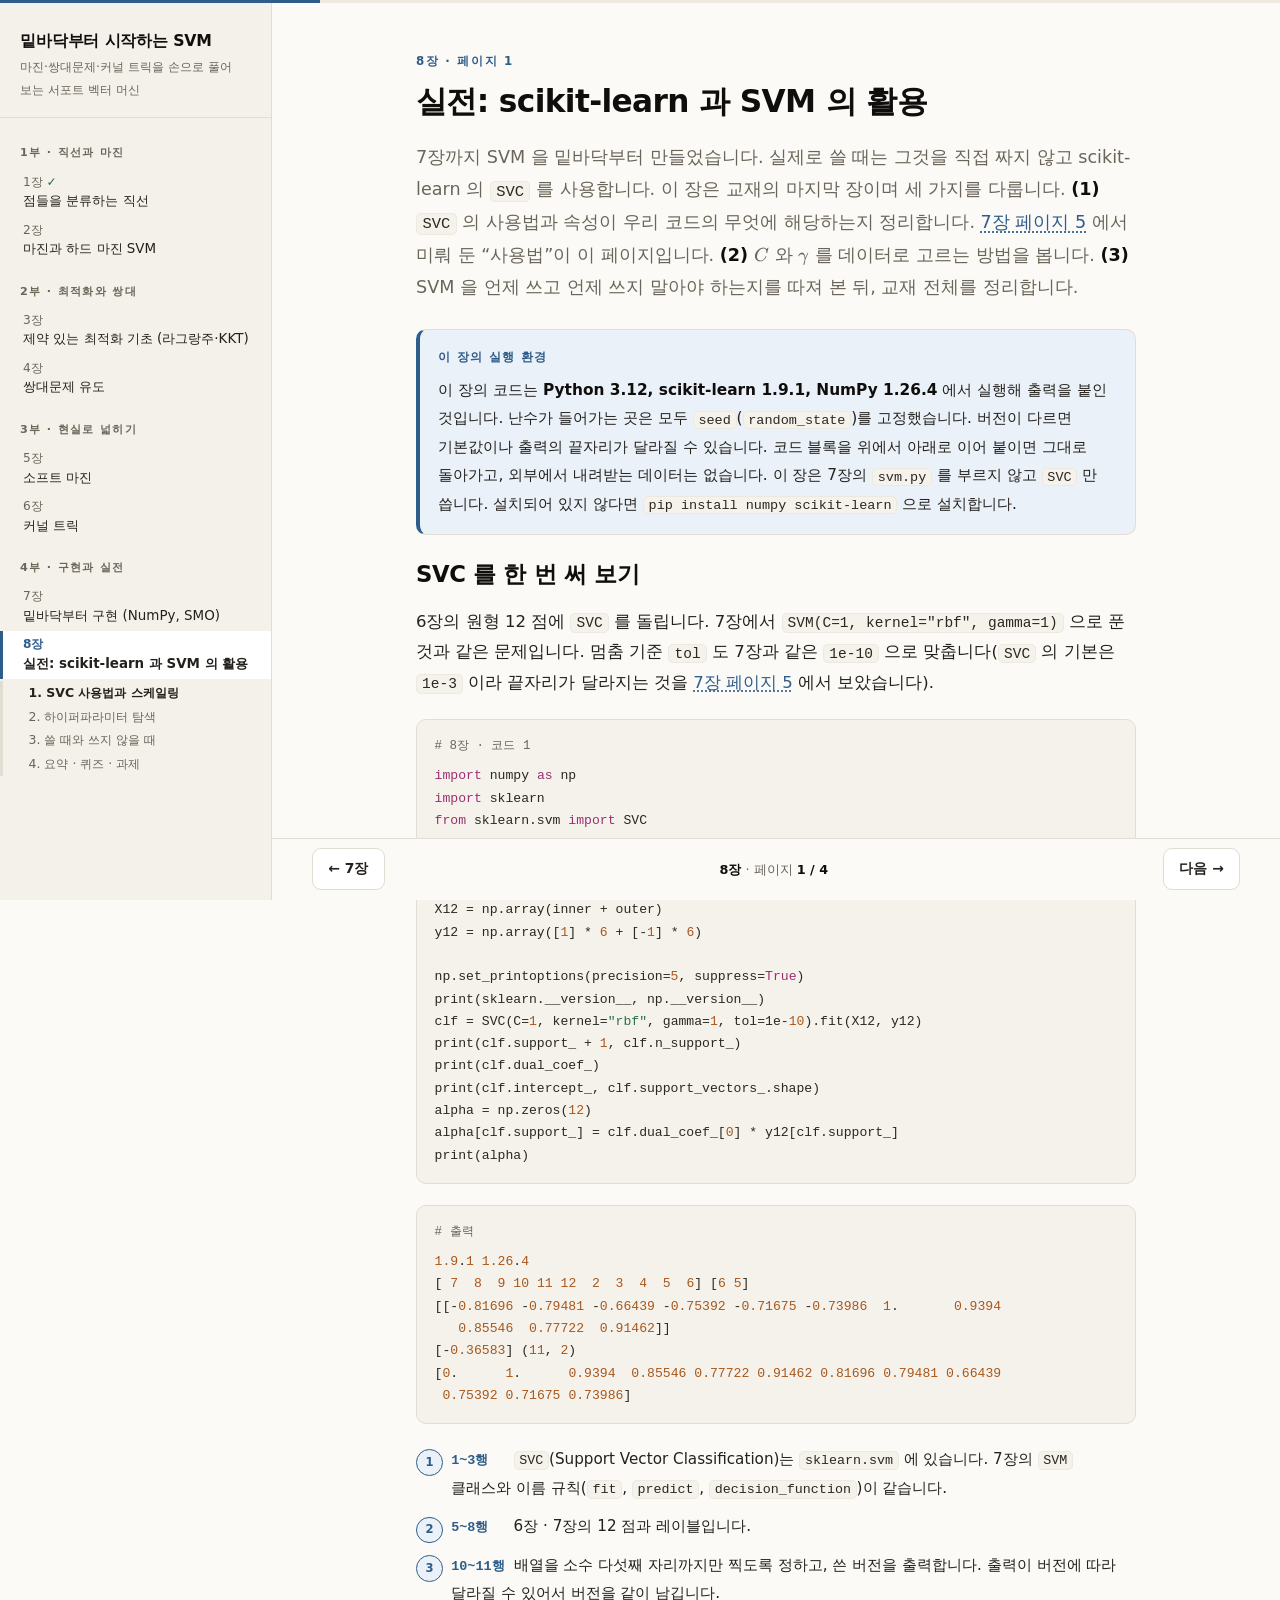
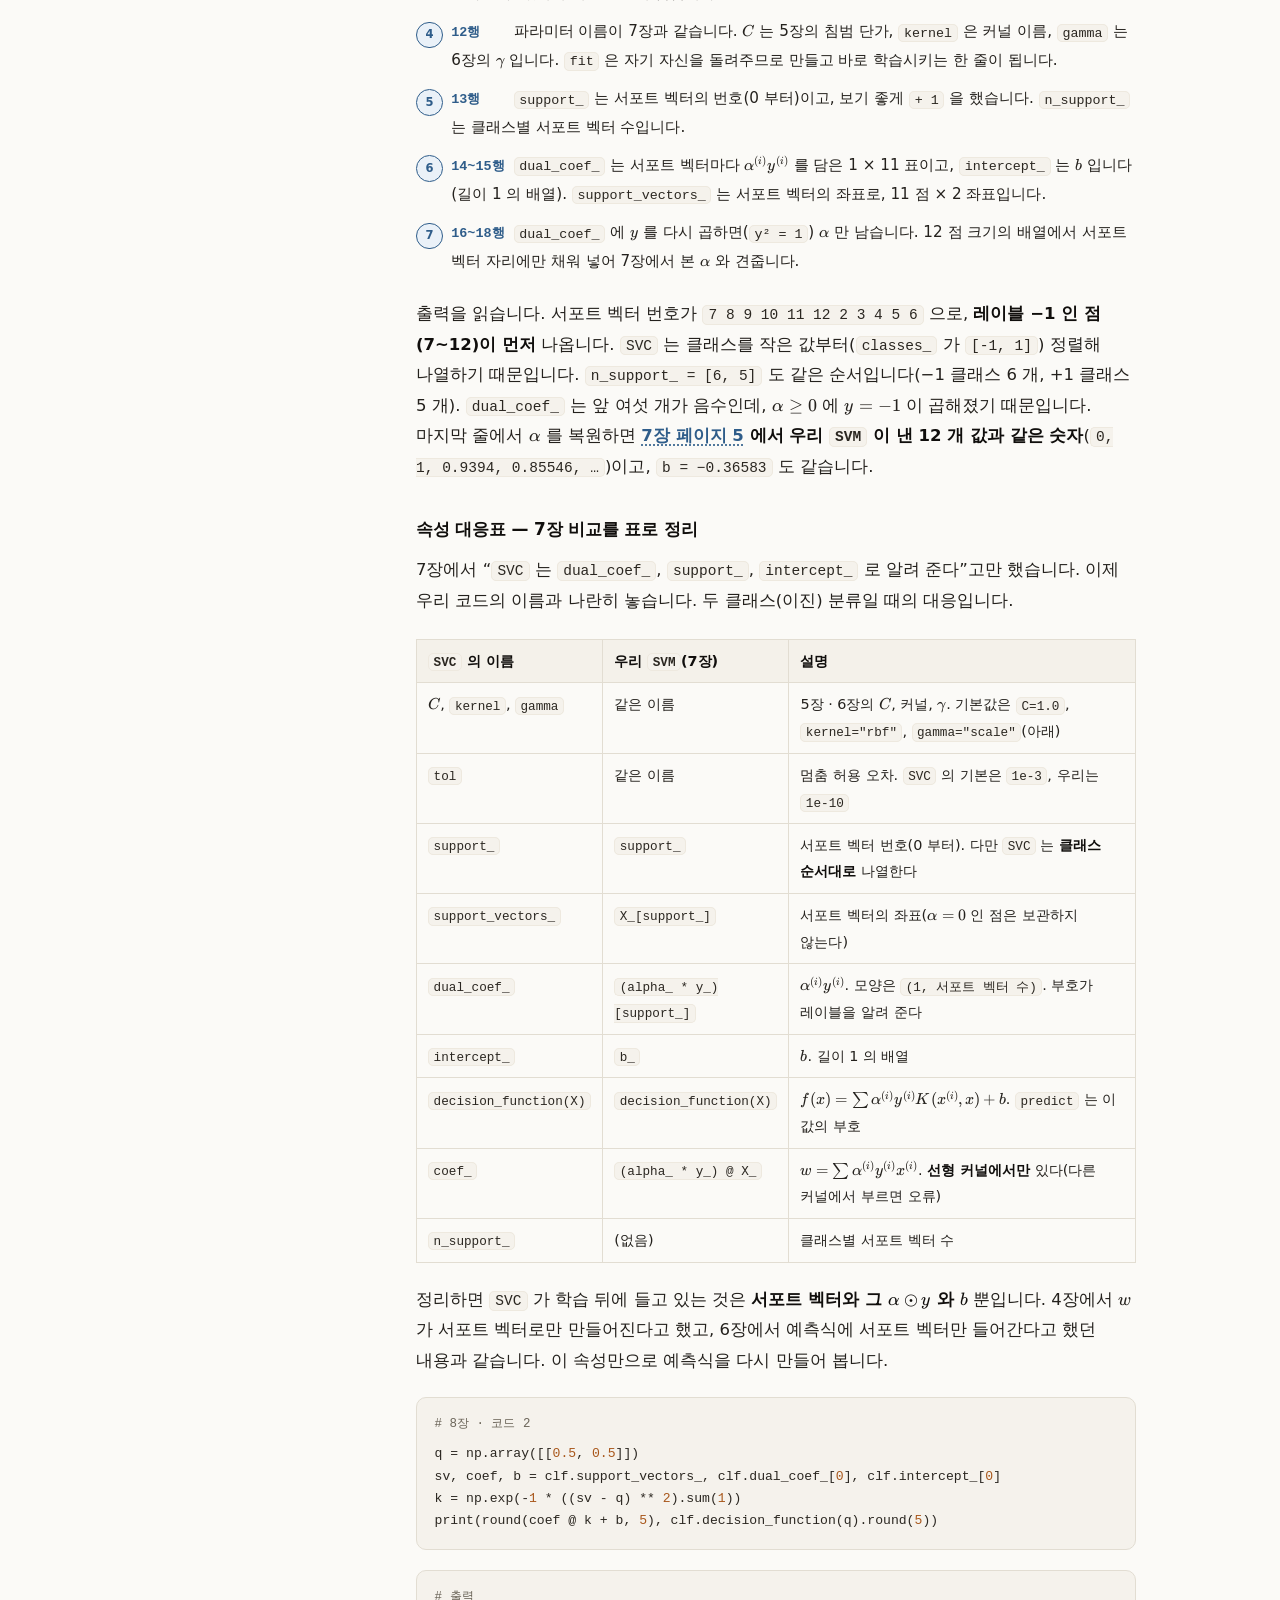
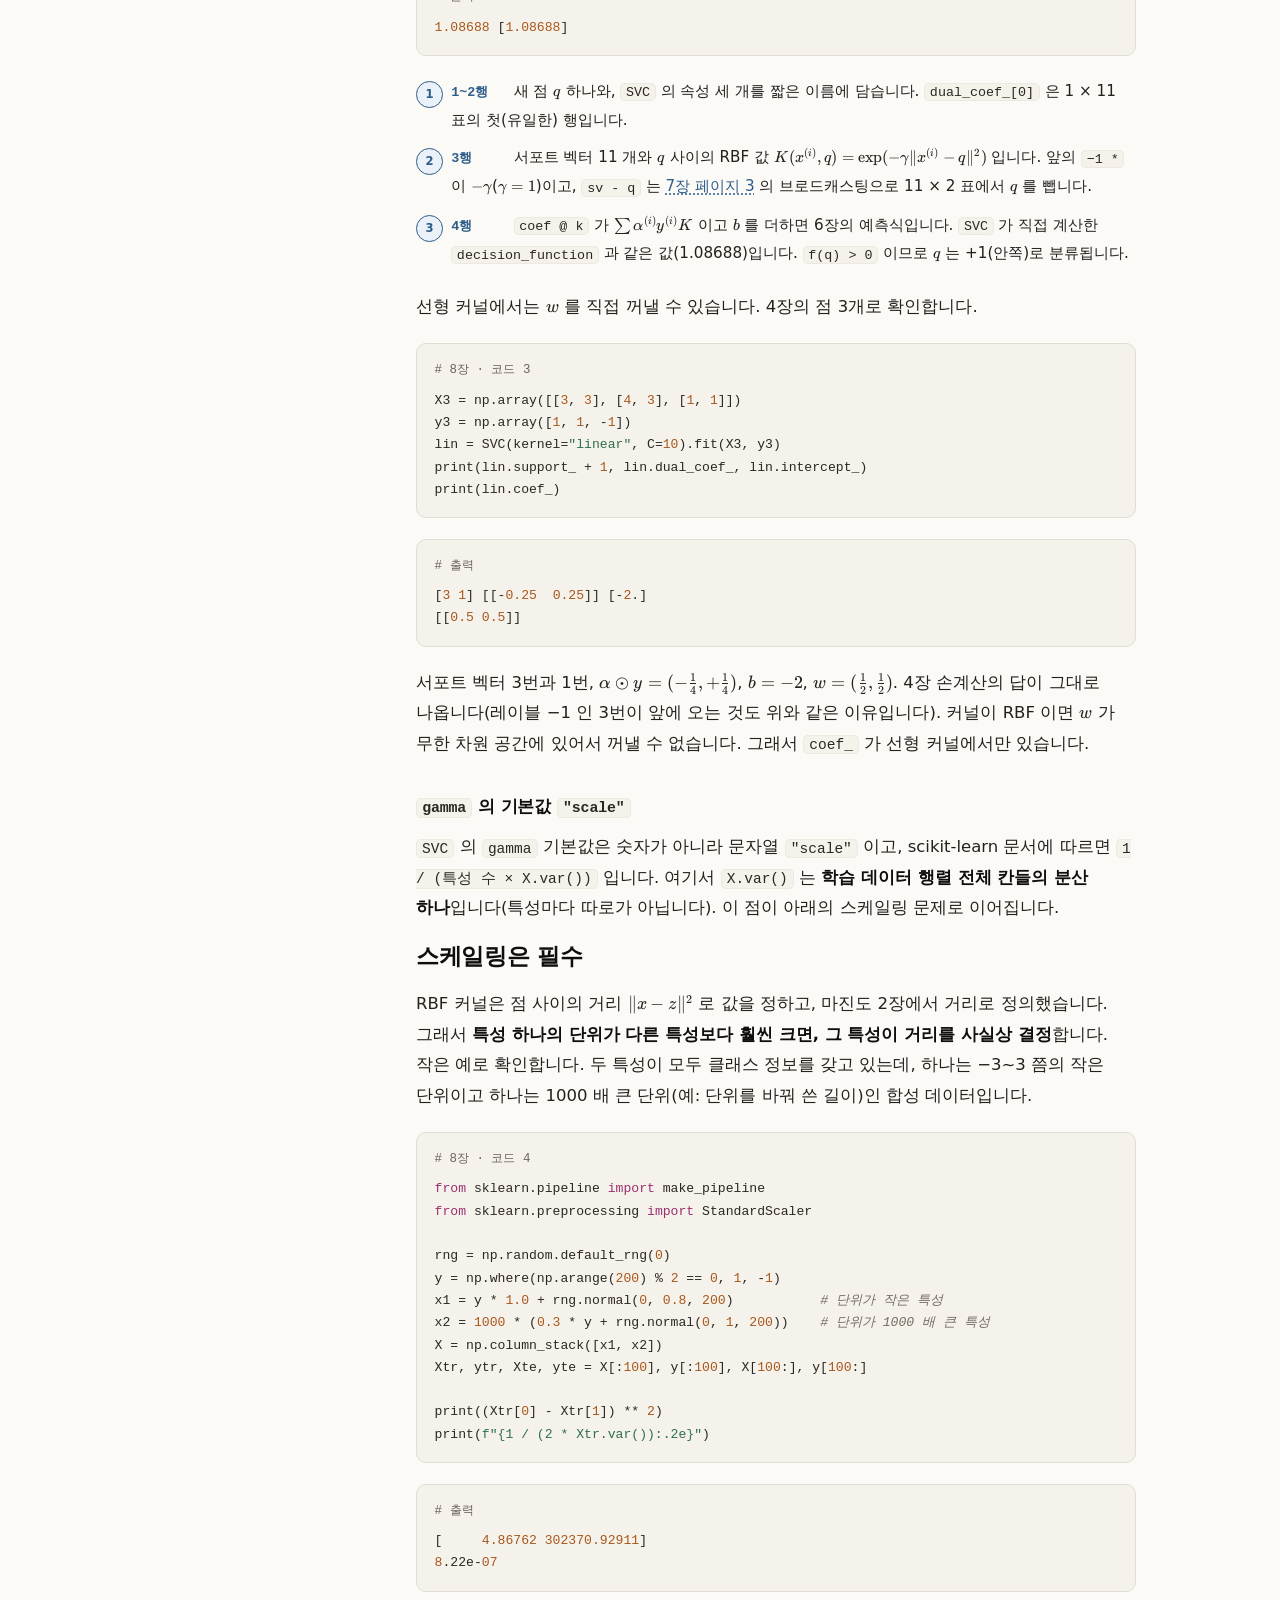
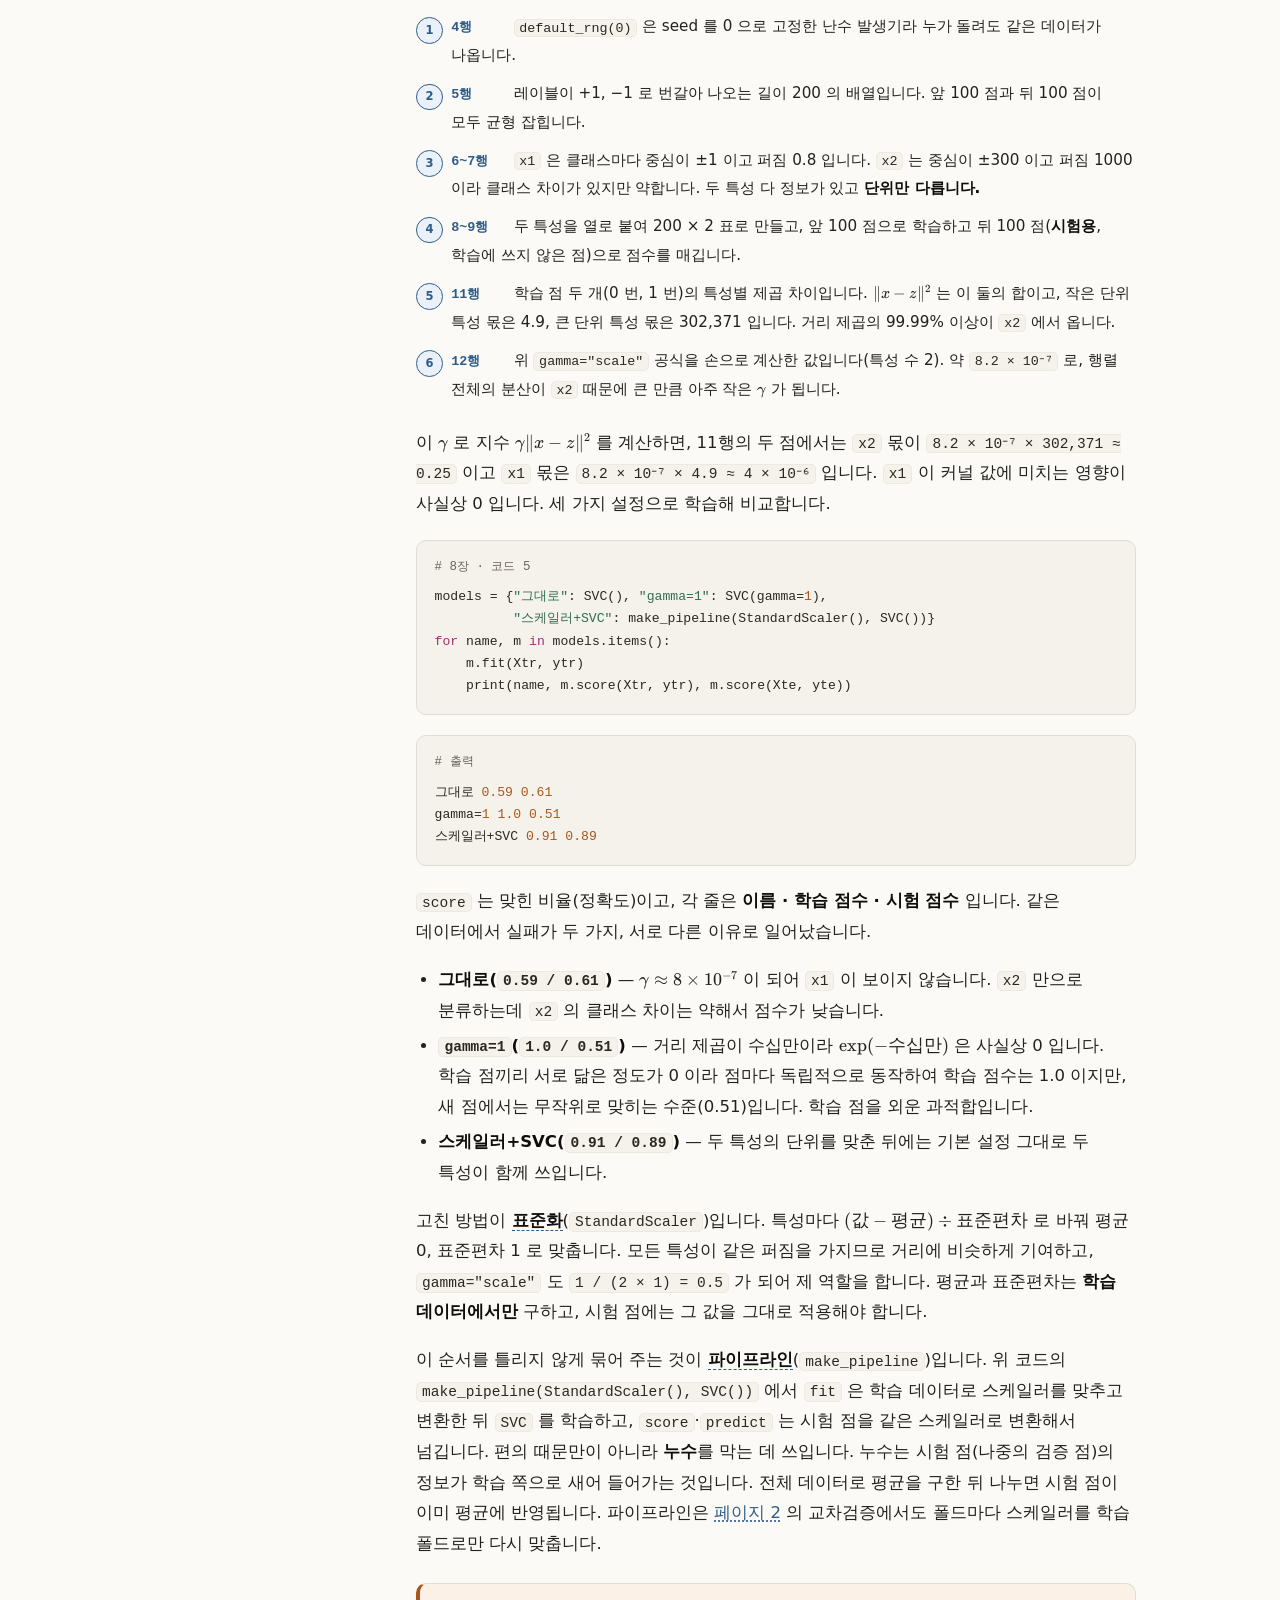
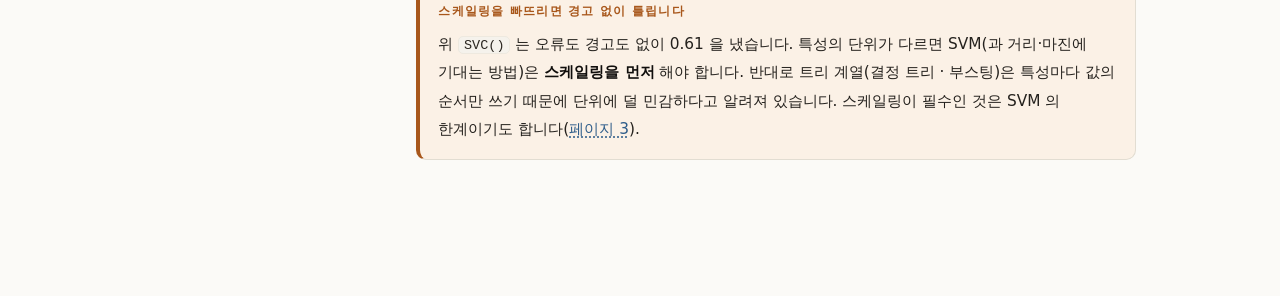
<file: docs/ch08.html>
<!DOCTYPE html>
<html lang="ko" data-chapter="ch08">
<head>
<meta charset="utf-8">
<meta name="viewport" content="width=device-width, initial-scale=1">
<title>8장 · 실전: scikit-learn 과 SVM 의 활용 — 밑바닥부터 시작하는 SVM</title>
<link rel="stylesheet" href="assets/katex/katex.min.css">
<link rel="stylesheet" href="assets/book.css">
</head>
<body>

<main id="book"><div class="inner">

<!-- ─────────────────────────────────────────── 페이지 1 -->
<section class="screen" data-title="SVC 사용법과 스케일링">
  <p class="kicker">8장 · 페이지 1</p>
  <h1>실전: scikit-learn 과 SVM 의 활용</h1>

  <p class="lead">7장까지 SVM 을 밑바닥부터 만들었습니다. 실제로 쓸 때는 그것을 직접 짜지 않고 scikit-learn 의 <code>SVC</code> 를 사용합니다. 이 장은 교재의 마지막 장이며 세 가지를 다룹니다. <b>(1)</b> <code>SVC</code> 의 사용법과 속성이 우리 코드의 무엇에 해당하는지 정리합니다. 7장 페이지 5 에서 미뤄 둔 &ldquo;사용법&rdquo;이 이 페이지입니다. <b>(2)</b> \(C\) 와 \(\gamma \) 를 데이터로 고르는 방법을 봅니다. <b>(3)</b> SVM 을 언제 쓰고 언제 쓰지 말아야 하는지를 따져 본 뒤, 교재 전체를 정리합니다.</p>

  <div class="box note">
    <p class="box-t">이 장의 실행 환경</p>
    <p>이 장의 코드는 <b>Python 3.12, scikit-learn 1.9.1, NumPy 1.26.4</b> 에서 실행해 출력을 붙인 것입니다. 난수가 들어가는 곳은 모두 <code>seed</code>(<code>random_state</code>)를 고정했습니다. 버전이 다르면 기본값이나 출력의 끝자리가 달라질 수 있습니다. 코드 블록을 위에서 아래로 이어 붙이면 그대로 돌아가고, 외부에서 내려받는 데이터는 없습니다. 이 장은 7장의 <code>svm.py</code> 를 부르지 않고 <code>SVC</code> 만 씁니다. 설치되어 있지 않다면 <code>pip install numpy scikit-learn</code> 으로 설치합니다.</p>
  </div>

  <h2>SVC 를 한 번 써 보기</h2>

  <p>6장의 원형 12 점에 <code>SVC</code> 를 돌립니다. 7장에서 <code>SVM(C=1, kernel="rbf", gamma=1)</code> 으로 푼 것과 같은 문제입니다. 멈춤 기준 <code>tol</code> 도 7장과 같은 <code>1e-10</code> 으로 맞춥니다(<code>SVC</code> 의 기본은 <code>1e-3</code> 이라 끝자리가 달라지는 것을 7장 페이지 5 에서 보았습니다).</p>

<pre><span class="cap"># 8장 · 코드 1</span><code>import numpy as np
import sklearn
from sklearn.svm import SVC

inner = [[0, 0], [0.9, 0.3], [0.5, -0.8], [-0.6, -0.6], [-1, 0.4], [-0.3, 1]]
outer = [[2.2, 0.4], [-2.2, -0.4], [1.2, 2.2], [-1, 2.3], [-0.8, -2.2], [1.6, -1.8]]
X12 = np.array(inner + outer)
y12 = np.array([1] * 6 + [-1] * 6)

np.set_printoptions(precision=5, suppress=True)
print(sklearn.__version__, np.__version__)
clf = SVC(C=1, kernel="rbf", gamma=1, tol=1e-10).fit(X12, y12)
print(clf.support_ + 1, clf.n_support_)
print(clf.dual_coef_)
print(clf.intercept_, clf.support_vectors_.shape)
alpha = np.zeros(12)
alpha[clf.support_] = clf.dual_coef_[0] * y12[clf.support_]
print(alpha)
</code></pre>

<pre><span class="cap"># 출력</span><code>1.9.1 1.26.4
[ 7  8  9 10 11 12  2  3  4  5  6] [6 5]
[[-0.81696 -0.79481 -0.66439 -0.75392 -0.71675 -0.73986  1.       0.9394
   0.85546  0.77722  0.91462]]
[-0.36583] (11, 2)
[0.      1.      0.9394  0.85546 0.77722 0.91462 0.81696 0.79481 0.66439
 0.75392 0.71675 0.73986]
</code></pre>

  <ol class="notes">
    <li><span class="ln">1~3행</span> <code>SVC</code>(Support Vector Classification)는 <code>sklearn.svm</code> 에 있습니다. 7장의 <code>SVM</code> 클래스와 이름 규칙(<code>fit</code>, <code>predict</code>, <code>decision_function</code>)이 같습니다.</li>
    <li><span class="ln">5~8행</span> 6장 · 7장의 12 점과 레이블입니다.</li>
    <li><span class="ln">10~11행</span> 배열을 소수 다섯째 자리까지만 찍도록 정하고, 쓴 버전을 출력합니다. 출력이 버전에 따라 달라질 수 있어서 버전을 같이 남깁니다.</li>
    <li><span class="ln">12행</span> 파라미터 이름이 7장과 같습니다. \(C\) 는 5장의 침범 단가, <code>kernel</code> 은 커널 이름, <code>gamma</code> 는 6장의 \(\gamma \) 입니다. <code>fit</code> 은 자기 자신을 돌려주므로 만들고 바로 학습시키는 한 줄이 됩니다.</li>
    <li><span class="ln">13행</span> <code>support_</code> 는 서포트 벡터의 번호(0 부터)이고, 보기 좋게 <code>+ 1</code> 을 했습니다. <code>n_support_</code> 는 클래스별 서포트 벡터 수입니다.</li>
    <li><span class="ln">14~15행</span> <code>dual_coef_</code> 는 서포트 벡터마다 \(\alpha ^{(i)}y^{(i)}\) 를 담은 1 × 11 표이고, <code>intercept_</code> 는 \(b\) 입니다(길이 1 의 배열). <code>support_vectors_</code> 는 서포트 벡터의 좌표로, 11 점 × 2 좌표입니다.</li>
    <li><span class="ln">16~18행</span> <code>dual_coef_</code> 에 \(y\) 를 다시 곱하면(<code>y² = 1</code>) \(\alpha \) 만 남습니다. 12 점 크기의 배열에서 서포트 벡터 자리에만 채워 넣어 7장에서 본 \(\alpha \) 와 견줍니다.</li>
  </ol>

  <p>출력을 읽습니다. 서포트 벡터 번호가 <code>7 8 9 10 11 12 2 3 4 5 6</code> 으로, <b>레이블 −1 인 점(7~12)이 먼저</b> 나옵니다. <code>SVC</code> 는 클래스를 작은 값부터(<code>classes_</code> 가 <code>[-1, 1]</code>) 정렬해 나열하기 때문입니다. <code>n_support_ = [6, 5]</code> 도 같은 순서입니다(−1 클래스 6 개, +1 클래스 5 개). <code>dual_coef_</code> 는 앞 여섯 개가 음수인데, \(\alpha  \ge  0\) 에 \(y = -1\) 이 곱해졌기 때문입니다. 마지막 줄에서 \(\alpha \) 를 복원하면 <b>7장 페이지 5 에서 우리 <code>SVM</code> 이 낸 12 개 값과 같은 숫자</b>(<code>0, 1, 0.9394, 0.85546, …</code>)이고, <code>b = −0.36583</code> 도 같습니다.</p>

  <h3>속성 대응표 — 7장 비교를 표로 정리</h3>

  <p>7장에서 &ldquo;<code>SVC</code> 는 <code>dual_coef_</code>, <code>support_</code>, <code>intercept_</code> 로 알려 준다&rdquo;고만 했습니다. 이제 우리 코드의 이름과 나란히 놓습니다. 두 클래스(이진) 분류일 때의 대응입니다.</p>

  <div class="table-wrap">
    <table>
      <tr><th style="width:9.5rem"><code>SVC</code> 의 이름</th><th style="width:11rem">우리 <code>SVM</code>(7장)</th><th>설명</th></tr>
      <tr><td>\(C\), <code>kernel</code>, <code>gamma</code></td><td>같은 이름</td><td>5장 · 6장의 \(C\), 커널, \(\gamma \). 기본값은 <code>C=1.0</code>, <code>kernel="rbf"</code>, <code>gamma="scale"</code>(아래)</td></tr>
      <tr><td><code>tol</code></td><td>같은 이름</td><td>멈춤 허용 오차. <code>SVC</code> 의 기본은 <code>1e-3</code>, 우리는 <code>1e-10</code></td></tr>
      <tr><td><code>support_</code></td><td><code>support_</code></td><td>서포트 벡터 번호(0 부터). 다만 <code>SVC</code> 는 <b>클래스 순서대로</b> 나열한다</td></tr>
      <tr><td><code>support_vectors_</code></td><td><code>X_[support_]</code></td><td>서포트 벡터의 좌표(\(\alpha  = 0\) 인 점은 보관하지 않는다)</td></tr>
      <tr><td><code>dual_coef_</code></td><td><code>(alpha_ * y_)[support_]</code></td><td>\(\alpha ^{(i)}y^{(i)}\). 모양은 <code>(1, 서포트 벡터 수)</code>. 부호가 레이블을 알려 준다</td></tr>
      <tr><td><code>intercept_</code></td><td><code>b_</code></td><td>\(b\). 길이 1 의 배열</td></tr>
      <tr><td><code>decision_function(X)</code></td><td><code>decision_function(X)</code></td><td>\(f(x) = \sum \alpha ^{(i)}y^{(i)}K(x^{(i)}, x) + b\). <code>predict</code> 는 이 값의 부호</td></tr>
      <tr><td><code>coef_</code></td><td><code>(alpha_ * y_) @ X_</code></td><td>\(w = \sum \alpha ^{(i)}y^{(i)}x^{(i)}\). <b>선형 커널에서만</b> 있다(다른 커널에서 부르면 오류)</td></tr>
      <tr><td><code>n_support_</code></td><td>(없음)</td><td>클래스별 서포트 벡터 수</td></tr>
    </table>
  </div>

  <p>정리하면 <code>SVC</code> 가 학습 뒤에 들고 있는 것은 <b>서포트 벡터와 그 \(\alpha \odot y\) 와 \(b\)</b> 뿐입니다. 4장에서 \(w\) 가 서포트 벡터로만 만들어진다고 했고, 6장에서 예측식에 서포트 벡터만 들어간다고 했던 내용과 같습니다. 이 속성만으로 예측식을 다시 만들어 봅니다.</p>

<pre><span class="cap"># 8장 · 코드 2</span><code>q = np.array([[0.5, 0.5]])
sv, coef, b = clf.support_vectors_, clf.dual_coef_[0], clf.intercept_[0]
k = np.exp(-1 * ((sv - q) ** 2).sum(1))
print(round(coef @ k + b, 5), clf.decision_function(q).round(5))
</code></pre>

<pre><span class="cap"># 출력</span><code>1.08688 [1.08688]
</code></pre>

  <ol class="notes">
    <li><span class="ln">1~2행</span> 새 점 \(q\) 하나와, <code>SVC</code> 의 속성 세 개를 짧은 이름에 담습니다. <code>dual_coef_[0]</code> 은 1 × 11 표의 첫(유일한) 행입니다.</li>
    <li><span class="ln">3행</span> 서포트 벡터 11 개와 \(q\) 사이의 RBF 값 \(K(x^{(i)}, q) = \exp (-\gamma \lVert x^{(i)} - q\rVert ^{2})\) 입니다. 앞의 <code>−1 *</code> 이 \(-\gamma \)(\(\gamma  = 1\))이고, <code>sv - q</code> 는 7장 페이지 3 의 브로드캐스팅으로 11 × 2 표에서 \(q\) 를 뺍니다.</li>
    <li><span class="ln">4행</span> <code>coef @ k</code> 가 \(\sum \alpha ^{(i)}y^{(i)}K\) 이고 \(b\) 를 더하면 6장의 예측식입니다. <code>SVC</code> 가 직접 계산한 <code>decision_function</code> 과 같은 값(1.08688)입니다. <code>f(q) &gt; 0</code> 이므로 \(q\) 는 +1(안쪽)로 분류됩니다.</li>
  </ol>

  <p>선형 커널에서는 \(w\) 를 직접 꺼낼 수 있습니다. 4장의 점 3개로 확인합니다.</p>

<pre><span class="cap"># 8장 · 코드 3</span><code>X3 = np.array([[3, 3], [4, 3], [1, 1]])
y3 = np.array([1, 1, -1])
lin = SVC(kernel="linear", C=10).fit(X3, y3)
print(lin.support_ + 1, lin.dual_coef_, lin.intercept_)
print(lin.coef_)
</code></pre>

<pre><span class="cap"># 출력</span><code>[3 1] [[-0.25  0.25]] [-2.]
[[0.5 0.5]]
</code></pre>

  <p>서포트 벡터 3번과 1번, \(\alpha \odot y = (-\tfrac14 , +\tfrac14 )\), \(b = -2\), \(w = (\tfrac12 , \tfrac12 )\). 4장 손계산의 답이 그대로 나옵니다(레이블 −1 인 3번이 앞에 오는 것도 위와 같은 이유입니다). 커널이 RBF 이면 \(w\) 가 무한 차원 공간에 있어서 꺼낼 수 없습니다. 그래서 <code>coef_</code> 가 선형 커널에서만 있습니다.</p>

  <h3><code>gamma</code> 의 기본값 <code>"scale"</code></h3>

  <p><code>SVC</code> 의 <code>gamma</code> 기본값은 숫자가 아니라 문자열 <code>"scale"</code> 이고, scikit-learn 문서에 따르면 <code>1 / (특성 수 × X.var())</code> 입니다. 여기서 <code>X.var()</code> 는 <b>학습 데이터 행렬 전체 칸들의 분산 하나</b>입니다(특성마다 따로가 아닙니다). 이 점이 아래의 스케일링 문제로 이어집니다.</p>

  <h2>스케일링은 필수</h2>

  <p>RBF 커널은 점 사이의 거리 \(\lVert x - z\rVert ^{2}\) 로 값을 정하고, 마진도 2장에서 거리로 정의했습니다. 그래서 <b>특성 하나의 단위가 다른 특성보다 훨씬 크면, 그 특성이 거리를 사실상 결정</b>합니다. 작은 예로 확인합니다. 두 특성이 모두 클래스 정보를 갖고 있는데, 하나는 −3~3 쯤의 작은 단위이고 하나는 1000 배 큰 단위(예: 단위를 바꿔 쓴 길이)인 합성 데이터입니다.</p>

<pre><span class="cap"># 8장 · 코드 4</span><code>from sklearn.pipeline import make_pipeline
from sklearn.preprocessing import StandardScaler

rng = np.random.default_rng(0)
y = np.where(np.arange(200) % 2 == 0, 1, -1)
x1 = y * 1.0 + rng.normal(0, 0.8, 200)           # 단위가 작은 특성
x2 = 1000 * (0.3 * y + rng.normal(0, 1, 200))    # 단위가 1000 배 큰 특성
X = np.column_stack([x1, x2])
Xtr, ytr, Xte, yte = X[:100], y[:100], X[100:], y[100:]

print((Xtr[0] - Xtr[1]) ** 2)
print(f"{1 / (2 * Xtr.var()):.2e}")
</code></pre>

<pre><span class="cap"># 출력</span><code>[     4.86762 302370.92911]
8.22e-07
</code></pre>

  <ol class="notes">
    <li><span class="ln">4행</span> <code>default_rng(0)</code> 은 seed 를 0 으로 고정한 난수 발생기라 누가 돌려도 같은 데이터가 나옵니다.</li>
    <li><span class="ln">5행</span> 레이블이 +1, −1 로 번갈아 나오는 길이 200 의 배열입니다. 앞 100 점과 뒤 100 점이 모두 균형 잡힙니다.</li>
    <li><span class="ln">6~7행</span> <code>x1</code> 은 클래스마다 중심이 ±1 이고 퍼짐 0.8 입니다. <code>x2</code> 는 중심이 ±300 이고 퍼짐 1000 이라 클래스 차이가 있지만 약합니다. 두 특성 다 정보가 있고 <b>단위만 다릅니다.</b></li>
    <li><span class="ln">8~9행</span> 두 특성을 열로 붙여 200 × 2 표로 만들고, 앞 100 점으로 학습하고 뒤 100 점(<b>시험용</b>, 학습에 쓰지 않은 점)으로 점수를 매깁니다.</li>
    <li><span class="ln">11행</span> 학습 점 두 개(0 번, 1 번)의 특성별 제곱 차이입니다. \(\lVert x - z\rVert ^{2}\) 는 이 둘의 합이고, 작은 단위 특성 몫은 4.9, 큰 단위 특성 몫은 302,371 입니다. 거리 제곱의 99.99% 이상이 <code>x2</code> 에서 옵니다.</li>
    <li><span class="ln">12행</span> 위 <code>gamma="scale"</code> 공식을 손으로 계산한 값입니다(특성 수 2). 약 <code>8.2 × 10⁻⁷</code> 로, 행렬 전체의 분산이 <code>x2</code> 때문에 큰 만큼 아주 작은 \(\gamma \) 가 됩니다.</li>
  </ol>

  <p>이 \(\gamma \) 로 지수 \(\gamma \lVert x - z\rVert ^{2}\) 를 계산하면, 11행의 두 점에서는 <code>x2</code> 몫이 <code>8.2 × 10⁻⁷ × 302,371 ≈ 0.25</code> 이고 <code>x1</code> 몫은 <code>8.2 × 10⁻⁷ × 4.9 ≈ 4 × 10⁻⁶</code> 입니다. <code>x1</code> 이 커널 값에 미치는 영향이 사실상 0 입니다. 세 가지 설정으로 학습해 비교합니다.</p>

<pre><span class="cap"># 8장 · 코드 5</span><code>models = {"그대로": SVC(), "gamma=1": SVC(gamma=1),
          "스케일러+SVC": make_pipeline(StandardScaler(), SVC())}
for name, m in models.items():
    m.fit(Xtr, ytr)
    print(name, m.score(Xtr, ytr), m.score(Xte, yte))
</code></pre>

<pre><span class="cap"># 출력</span><code>그대로 0.59 0.61
gamma=1 1.0 0.51
스케일러+SVC 0.91 0.89
</code></pre>

  <p><code>score</code> 는 맞힌 비율(정확도)이고, 각 줄은 <b>이름 · 학습 점수 · 시험 점수</b> 입니다. 같은 데이터에서 실패가 두 가지, 서로 다른 이유로 일어났습니다.</p>

  <ul>
    <li><b>그대로(<code>0.59 / 0.61</code>)</b> — \(\gamma  \approx  8 \times  10^{-7}\) 이 되어 <code>x1</code> 이 보이지 않습니다. <code>x2</code> 만으로 분류하는데 <code>x2</code> 의 클래스 차이는 약해서 점수가 낮습니다.</li>
    <li><b><code>gamma=1</code>(<code>1.0 / 0.51</code>)</b> — 거리 제곱이 수십만이라 \(\exp (-\text{수십만})\) 은 사실상 0 입니다. 학습 점끼리 서로 닮은 정도가 0 이라 점마다 독립적으로 동작하여 학습 점수는 1.0 이지만, 새 점에서는 무작위로 맞히는 수준(0.51)입니다. 학습 점을 외운 과적합입니다.</li>
    <li><b>스케일러+SVC(<code>0.91 / 0.89</code>)</b> — 두 특성의 단위를 맞춘 뒤에는 기본 설정 그대로 두 특성이 함께 쓰입니다.</li>
  </ul>

  <p>고친 방법이 <b><span class="term" data-term="standardize">표준화</span></b>(<code>StandardScaler</code>)입니다. 특성마다 \((\text{값} - \text{평균}) \div \text{표준편차}\) 로 바꿔 평균 0, 표준편차 1 로 맞춥니다. 모든 특성이 같은 퍼짐을 가지므로 거리에 비슷하게 기여하고, <code>gamma="scale"</code> 도 <code>1 / (2 × 1) = 0.5</code> 가 되어 제 역할을 합니다. 평균과 표준편차는 <b>학습 데이터에서만</b> 구하고, 시험 점에는 그 값을 그대로 적용해야 합니다.</p>

  <p>이 순서를 틀리지 않게 묶어 주는 것이 <b><span class="term" data-term="pipeline">파이프라인</span></b>(<code>make_pipeline</code>)입니다. 위 코드의 <code>make_pipeline(StandardScaler(), SVC())</code> 에서 <code>fit</code> 은 학습 데이터로 스케일러를 맞추고 변환한 뒤 <code>SVC</code> 를 학습하고, <code>score</code>·<code>predict</code> 는 시험 점을 같은 스케일러로 변환해서 넘깁니다. 편의 때문만이 아니라 <b>누수</b>를 막는 데 쓰입니다. 누수는 시험 점(나중의 검증 점)의 정보가 학습 쪽으로 새어 들어가는 것입니다. 전체 데이터로 평균을 구한 뒤 나누면 시험 점이 이미 평균에 반영됩니다. 파이프라인은 페이지 2 의 교차검증에서도 폴드마다 스케일러를 학습 폴드로만 다시 맞춥니다.</p>

  <div class="box warn">
    <p class="box-t">스케일링을 빠뜨리면 경고 없이 틀립니다</p>
    <p>위 <code>SVC()</code> 는 오류도 경고도 없이 0.61 을 냈습니다. 특성의 단위가 다르면 SVM(과 거리·마진에 기대는 방법)은 <b>스케일링을 먼저</b> 해야 합니다. 반대로 트리 계열(결정 트리 · 부스팅)은 특성마다 값의 순서만 쓰기 때문에 단위에 덜 민감하다고 알려져 있습니다. 스케일링이 필수인 것은 SVM 의 한계이기도 합니다(페이지 3).</p>
  </div>
</section>

<!-- ─────────────────────────────────────────── 페이지 2 -->
<section class="screen" data-title="하이퍼파라미터 탐색">
  <p class="kicker">8장 · 페이지 2</p>
  <h2>\(C\) 와 \(\gamma \) 를 데이터로 고르기</h2>

  <p>5장에서 \(C\) 는 &ldquo;데이터로 고른다&rdquo;고만 했고 6장의 \(\gamma \) 도 마찬가지였습니다. 이제 <b>어떤 점수로</b> 고르는지를 정해야 합니다.</p>

  <ul>
    <li><b>학습 점수로?</b> 안 됩니다. 페이지 1 의 <code>gamma=1</code> 처럼 학습 점을 외우면 학습 점수는 1.0 까지 오릅니다. 외우는 쪽으로 갈수록 좋아 보입니다.</li>
    <li><b>시험 점수로?</b> 시험용 점은 &ldquo;새 점&rdquo;을 흉내 내는 점이라 최종 평가에 한 번만 써야 합니다. 시험 점수를 보고 \(C\) 를 고르면 시험 문제를 보고 공부한 셈이라 그 점수가 낙관적이 됩니다.</li>
    <li><b>그러면?</b> 학습 데이터를 다시 쪼개 한쪽을 &lsquo;가짜 시험&rsquo;(검증용)으로 쓰는 방법이 <span class="term" data-term="crossval">교차검증</span>입니다.</li>
  </ul>

  <h3>교차검증 — 학습 데이터를 돌려 가며 시험으로 쓴다</h3>

  <p>학습 데이터를 \(k\) 조각(폴드)으로 나눕니다. 한 조각을 검증용으로 빼고 나머지로 학습해 빠진 조각으로 점수를 매기고, 빠지는 조각을 바꿔 가며 \(k\) 번 되풀이해 \(k\) 개 점수의 평균을 냅니다. 모든 점이 한 번씩 검증에 쓰이고, 한 번 나눈 결과의 우연에 덜 좌우됩니다. 아래는 <code>k = 5</code> 입니다.</p>

  <figure class="fig">
    <svg viewBox="0 0 660 230" role="img" aria-label="5겹 교차검증 그림. 학습 데이터 140점을 28점씩 다섯 조각으로 나누고, 1회차부터 5회차까지 한 조각씩 돌아가며 검증용으로 빼고 나머지 네 조각으로 학습해 점수 s1부터 s5를 얻은 뒤 평균을 낸다">
      <g text-anchor="middle" font-size="10.5" class="svg-muted"><text x="326" y="16">학습 데이터 140 점을 28 점씩 다섯 조각(폴드)으로 나눈다</text></g>
      <text x="12" y="45" font-size="11.5" class="svg-fg">1 회차</text>
      <rect x="70" y="28" width="92" height="26" rx="4" style="fill:var(--accent);fill-opacity:.45;stroke:var(--accent)" stroke-width="1.4"/>
      <text x="116" y="45" text-anchor="middle" font-size="11.5" font-weight="700" class="svg-fg">검증 (28)</text>
      <rect x="170" y="28" width="92" height="26" rx="4" class="svg-line" fill="none" stroke-width="1.2"/>
      <text x="216" y="45" text-anchor="middle" font-size="11" class="svg-muted">학습 (28)</text>
      <rect x="270" y="28" width="92" height="26" rx="4" class="svg-line" fill="none" stroke-width="1.2"/>
      <text x="316" y="45" text-anchor="middle" font-size="11" class="svg-muted">학습 (28)</text>
      <rect x="370" y="28" width="92" height="26" rx="4" class="svg-line" fill="none" stroke-width="1.2"/>
      <text x="416" y="45" text-anchor="middle" font-size="11" class="svg-muted">학습 (28)</text>
      <rect x="470" y="28" width="92" height="26" rx="4" class="svg-line" fill="none" stroke-width="1.2"/>
      <text x="516" y="45" text-anchor="middle" font-size="11" class="svg-muted">학습 (28)</text>
      <text x="580" y="45" font-size="12" class="svg-fg">→ s<tspan font-size="9" dy="3">1</tspan></text>
      <text x="12" y="79" font-size="11.5" class="svg-fg">2 회차</text>
      <rect x="70" y="62" width="92" height="26" rx="4" class="svg-line" fill="none" stroke-width="1.2"/>
      <text x="116" y="79" text-anchor="middle" font-size="11" class="svg-muted">학습 (28)</text>
      <rect x="170" y="62" width="92" height="26" rx="4" style="fill:var(--accent);fill-opacity:.45;stroke:var(--accent)" stroke-width="1.4"/>
      <text x="216" y="79" text-anchor="middle" font-size="11.5" font-weight="700" class="svg-fg">검증 (28)</text>
      <rect x="270" y="62" width="92" height="26" rx="4" class="svg-line" fill="none" stroke-width="1.2"/>
      <text x="316" y="79" text-anchor="middle" font-size="11" class="svg-muted">학습 (28)</text>
      <rect x="370" y="62" width="92" height="26" rx="4" class="svg-line" fill="none" stroke-width="1.2"/>
      <text x="416" y="79" text-anchor="middle" font-size="11" class="svg-muted">학습 (28)</text>
      <rect x="470" y="62" width="92" height="26" rx="4" class="svg-line" fill="none" stroke-width="1.2"/>
      <text x="516" y="79" text-anchor="middle" font-size="11" class="svg-muted">학습 (28)</text>
      <text x="580" y="79" font-size="12" class="svg-fg">→ s<tspan font-size="9" dy="3">2</tspan></text>
      <text x="12" y="113" font-size="11.5" class="svg-fg">3 회차</text>
      <rect x="70" y="96" width="92" height="26" rx="4" class="svg-line" fill="none" stroke-width="1.2"/>
      <text x="116" y="113" text-anchor="middle" font-size="11" class="svg-muted">학습 (28)</text>
      <rect x="170" y="96" width="92" height="26" rx="4" class="svg-line" fill="none" stroke-width="1.2"/>
      <text x="216" y="113" text-anchor="middle" font-size="11" class="svg-muted">학습 (28)</text>
      <rect x="270" y="96" width="92" height="26" rx="4" style="fill:var(--accent);fill-opacity:.45;stroke:var(--accent)" stroke-width="1.4"/>
      <text x="316" y="113" text-anchor="middle" font-size="11.5" font-weight="700" class="svg-fg">검증 (28)</text>
      <rect x="370" y="96" width="92" height="26" rx="4" class="svg-line" fill="none" stroke-width="1.2"/>
      <text x="416" y="113" text-anchor="middle" font-size="11" class="svg-muted">학습 (28)</text>
      <rect x="470" y="96" width="92" height="26" rx="4" class="svg-line" fill="none" stroke-width="1.2"/>
      <text x="516" y="113" text-anchor="middle" font-size="11" class="svg-muted">학습 (28)</text>
      <text x="580" y="113" font-size="12" class="svg-fg">→ s<tspan font-size="9" dy="3">3</tspan></text>
      <text x="12" y="147" font-size="11.5" class="svg-fg">4 회차</text>
      <rect x="70" y="130" width="92" height="26" rx="4" class="svg-line" fill="none" stroke-width="1.2"/>
      <text x="116" y="147" text-anchor="middle" font-size="11" class="svg-muted">학습 (28)</text>
      <rect x="170" y="130" width="92" height="26" rx="4" class="svg-line" fill="none" stroke-width="1.2"/>
      <text x="216" y="147" text-anchor="middle" font-size="11" class="svg-muted">학습 (28)</text>
      <rect x="270" y="130" width="92" height="26" rx="4" class="svg-line" fill="none" stroke-width="1.2"/>
      <text x="316" y="147" text-anchor="middle" font-size="11" class="svg-muted">학습 (28)</text>
      <rect x="370" y="130" width="92" height="26" rx="4" style="fill:var(--accent);fill-opacity:.45;stroke:var(--accent)" stroke-width="1.4"/>
      <text x="416" y="147" text-anchor="middle" font-size="11.5" font-weight="700" class="svg-fg">검증 (28)</text>
      <rect x="470" y="130" width="92" height="26" rx="4" class="svg-line" fill="none" stroke-width="1.2"/>
      <text x="516" y="147" text-anchor="middle" font-size="11" class="svg-muted">학습 (28)</text>
      <text x="580" y="147" font-size="12" class="svg-fg">→ s<tspan font-size="9" dy="3">4</tspan></text>
      <text x="12" y="181" font-size="11.5" class="svg-fg">5 회차</text>
      <rect x="70" y="164" width="92" height="26" rx="4" class="svg-line" fill="none" stroke-width="1.2"/>
      <text x="116" y="181" text-anchor="middle" font-size="11" class="svg-muted">학습 (28)</text>
      <rect x="170" y="164" width="92" height="26" rx="4" class="svg-line" fill="none" stroke-width="1.2"/>
      <text x="216" y="181" text-anchor="middle" font-size="11" class="svg-muted">학습 (28)</text>
      <rect x="270" y="164" width="92" height="26" rx="4" class="svg-line" fill="none" stroke-width="1.2"/>
      <text x="316" y="181" text-anchor="middle" font-size="11" class="svg-muted">학습 (28)</text>
      <rect x="370" y="164" width="92" height="26" rx="4" class="svg-line" fill="none" stroke-width="1.2"/>
      <text x="416" y="181" text-anchor="middle" font-size="11" class="svg-muted">학습 (28)</text>
      <rect x="470" y="164" width="92" height="26" rx="4" style="fill:var(--accent);fill-opacity:.45;stroke:var(--accent)" stroke-width="1.4"/>
      <text x="516" y="181" text-anchor="middle" font-size="11.5" font-weight="700" class="svg-fg">검증 (28)</text>
      <text x="580" y="181" font-size="12" class="svg-fg">→ s<tspan font-size="9" dy="3">5</tspan></text>
      <text x="326" y="214" text-anchor="middle" font-size="12" font-weight="700" class="svg-fg">점수 = (s1 + s2 + s3 + s4 + s5) ÷ 5</text>
    </svg>
    <figcaption>5 겹 교차검증. 한 회차마다 색칠한 한 조각이 검증용이고 나머지 네 조각이 학습용입니다. 시험용 60 점은 여기에 들어가지 않고 따로 둡니다.</figcaption>
  </figure>

  <p>데이터는 6장의 원형 구조에 잡음이 낀 합성 데이터로 바꿉니다(<code>make_circles</code>: 안쪽 원과 바깥 원). 점 200 개를 학습 140 + 시험 60 으로 나누고, 페이지 1 의 파이프라인(스케일러 + 기본 설정 <code>SVC</code>)을 학습 140 점에서 교차검증해 봅니다.</p>

<pre><span class="cap"># 8장 · 코드 6</span><code>from sklearn.datasets import make_circles
from sklearn.model_selection import cross_val_score, GridSearchCV, train_test_split

X, y = make_circles(n_samples=200, noise=0.2, factor=0.4, random_state=0)
Xtr, Xte, ytr, yte = train_test_split(X, y, test_size=0.3, random_state=0)
pipe = make_pipeline(StandardScaler(), SVC())
scores = cross_val_score(pipe, Xtr, ytr, cv=5)
print(len(Xtr), len(Xte))
print(scores.round(3), scores.mean().round(3))
</code></pre>

<pre><span class="cap"># 출력</span><code>140 60
[0.893 0.964 0.821 0.821 0.929] 0.886
</code></pre>

  <ol class="notes">
    <li><span class="ln">4행</span> <code>noise=0.2</code> 는 점의 흩어짐, <code>factor=0.4</code> 는 안쪽 원 반지름이 바깥 원의 0.4 배라는 뜻입니다.</li>
    <li><span class="ln">5행</span> <code>train_test_split</code> 은 점을 무작위로 섞어 70% 는 학습, 30% 는 시험으로 나눕니다. <code>random_state</code> 로 같은 분할이 나오게 합니다. 시험용은 이 뒤로 최종 평가 때까지 열어 보지 않습니다.</li>
    <li><span class="ln">7행</span> <code>cv=5</code> 가 5 겹 교차검증이고, 분류 문제에서는 폴드마다 클래스 비율이 비슷하도록 나눕니다. 폴드마다 파이프라인 전체(스케일러 + <code>SVC</code>)를 처음부터 학습합니다. 돌려주는 값은 폴드 다섯 개의 점수입니다.</li>
    <li><span class="ln">9행</span> 다섯 점수가 0.821 에서 0.964 까지 흔들립니다. 폴드 하나(28 점)만 믿으면 이만큼 우연이 크게 작용한다는 뜻이고, 그래서 평균 0.886 을 이 설정의 점수로 삼습니다.</li>
  </ol>

  <h3>격자 탐색 — \(C\) 와 \(\gamma \) 를 로그 스케일로</h3>

  <p>\(C\) 와 \(\gamma \) 는 &ldquo;몇 배&rdquo;로 효과가 달라지는 값이라서, 후보를 <code>1, 2, 3, 4…</code> 처럼 같은 간격이 아니라 <b>0.01, 0.1, 1, 10, 100 처럼 10 배씩</b> 나열합니다(로그 스케일). \(C\) 를 1 에서 2 로 바꾸는 것보다 1 에서 10 으로 바꾸는 것이 모양을 훨씬 크게 바꿉니다. 두 값의 후보를 격자로 나열하고 칸마다 교차검증 점수를 구해 가장 높은 칸을 고르는 것이 <span class="term" data-term="gridsearch">격자 탐색</span>(<code>GridSearchCV</code>)입니다.</p>

<pre><span class="cap"># 8장 · 코드 7</span><code>grid = {"svc__C": [0.01, 0.1, 1, 10, 100], "svc__gamma": [0.01, 0.1, 1, 10, 100]}
gs = GridSearchCV(pipe, grid, cv=5, return_train_score=True).fit(Xtr, ytr)
print(gs.best_params_, round(gs.best_score_, 3), round(gs.score(Xte, yte), 3))
</code></pre>

<pre><span class="cap"># 출력</span><code>{'svc__C': 10, 'svc__gamma': 0.1} 0.907 0.917
</code></pre>

  <ol class="notes">
    <li><span class="ln">1행</span> 파이프라인 안의 단계 이름(<code>make_pipeline</code> 이 <code>svc</code> 로 붙여 줌) 뒤에 밑줄 두 개와 파라미터 이름을 붙여 <code>svc__C</code>, <code>svc__gamma</code> 로 씁니다. 5 × 5 = 25 칸입니다.</li>
    <li><span class="ln">2행</span> 칸마다 5 겹 교차검증이므로 25 × 5 = 125 번 학습하고, 가장 좋은 칸으로 학습 140 점 전체를 한 번 더 학습해 둡니다(<code>refit</code> 기본값). <code>return_train_score=True</code> 는 폴드마다 학습 점수도 남기게 합니다(아래에서 씁니다).</li>
    <li><span class="ln">3행</span> <code>best_params_</code> 는 가장 좋은 칸, <code>best_score_</code> 는 그 칸의 교차검증 점수(0.907)입니다. <code>gs.score</code> 는 다시 학습된 최종 모델로 <b>처음으로 시험용 60 점</b>을 채점한 값(0.917)입니다.</li>
  </ol>

  <h3>결과 표 읽기 — 과소적합과 과적합</h3>

  <p>칸 25 개의 점수를 표로 꺼냅니다. <code>cv_results_</code> 에서 꺼낸 값을 5 × 5 로 모양을 바꾸면, <b>행은 \(C\)(위에서 아래로 0.01 → 100), 열은 \(\gamma \)(왼쪽에서 오른쪽으로 0.01 → 100)</b> 입니다(\(C\) 가 느리게, \(\gamma \) 가 빠르게 바뀌는 순서로 쌓이기 때문입니다).</p>

<pre><span class="cap"># 8장 · 코드 8</span><code>np.set_printoptions(precision=2, suppress=True)
print(gs.cv_results_["mean_test_score"].reshape(5, 5))
print(gs.cv_results_["mean_train_score"].reshape(5, 5))
</code></pre>

<pre><span class="cap"># 출력</span><code>[[0.51 0.51 0.51 0.51 0.51]
 [0.51 0.53 0.86 0.51 0.51]
 [0.51 0.89 0.89 0.86 0.83]
 [0.66 0.91 0.85 0.85 0.82]
 [0.89 0.9  0.82 0.81 0.82]]
[[0.51 0.51 0.51 0.51 0.51]
 [0.51 0.52 0.89 0.52 0.51]
 [0.51 0.9  0.93 0.97 1.  ]
 [0.71 0.92 0.94 0.99 1.  ]
 [0.91 0.93 0.95 1.   1.  ]]
</code></pre>

  <p>앞의 표가 교차검증 점수(검증 폴드), 뒤의 표가 학습 점수(학습 폴드)입니다. 같은 값을 색으로 옮겼습니다(진할수록 높음, 굵은 테두리가 가장 높은 칸).</p>

  <figure class="fig">
    <svg viewBox="0 0 680 280" role="img" aria-label="C 와 γ 를 10 배씩 바꾼 5 곱하기 5 표 두 장. 왼쪽은 학습 점수, 오른쪽은 교차검증 점수. 윗부분 칸들은 대부분 둘 다 0.51 이고, 학습 점수가 1.00 인 오른쪽 아래 네 칸은 교차검증 점수가 0.81 에서 0.83 이며, 교차검증 점수가 가장 높은 칸은 C 10, γ 0.1 의 0.91 이다">
      <g>
        <text x="210.0" y="26" text-anchor="middle" font-size="12.5" font-weight="700" class="svg-fg">학습 점수</text>
        <text x="106.0" y="52" text-anchor="middle" font-size="10.5" class="svg-muted">0.01</text>
        <text x="158.0" y="52" text-anchor="middle" font-size="10.5" class="svg-muted">0.1</text>
        <text x="210.0" y="52" text-anchor="middle" font-size="10.5" class="svg-muted">1</text>
        <text x="262.0" y="52" text-anchor="middle" font-size="10.5" class="svg-muted">10</text>
        <text x="314.0" y="52" text-anchor="middle" font-size="10.5" class="svg-muted">100</text>
        <text x="72" y="81.0" text-anchor="end" font-size="10.5" class="svg-muted">0.01</text>
        <rect x="80" y="60" width="52" height="34" style="fill:var(--accent);fill-opacity:0.02;stroke:var(--rule)" stroke-width="1"/>
        <text x="106.0" y="81.0" text-anchor="middle" font-size="12" class="svg-fg">0.51</text>
        <rect x="132" y="60" width="52" height="34" style="fill:var(--accent);fill-opacity:0.02;stroke:var(--rule)" stroke-width="1"/>
        <text x="158.0" y="81.0" text-anchor="middle" font-size="12" class="svg-fg">0.51</text>
        <rect x="184" y="60" width="52" height="34" style="fill:var(--accent);fill-opacity:0.02;stroke:var(--rule)" stroke-width="1"/>
        <text x="210.0" y="81.0" text-anchor="middle" font-size="12" class="svg-fg">0.51</text>
        <rect x="236" y="60" width="52" height="34" style="fill:var(--accent);fill-opacity:0.02;stroke:var(--rule)" stroke-width="1"/>
        <text x="262.0" y="81.0" text-anchor="middle" font-size="12" class="svg-fg">0.51</text>
        <rect x="288" y="60" width="52" height="34" style="fill:var(--accent);fill-opacity:0.02;stroke:var(--rule)" stroke-width="1"/>
        <text x="314.0" y="81.0" text-anchor="middle" font-size="12" class="svg-fg">0.51</text>
        <text x="72" y="115.0" text-anchor="end" font-size="10.5" class="svg-muted">0.1</text>
        <rect x="80" y="94" width="52" height="34" style="fill:var(--accent);fill-opacity:0.02;stroke:var(--rule)" stroke-width="1"/>
        <text x="106.0" y="115.0" text-anchor="middle" font-size="12" class="svg-fg">0.51</text>
        <rect x="132" y="94" width="52" height="34" style="fill:var(--accent);fill-opacity:0.03;stroke:var(--rule)" stroke-width="1"/>
        <text x="158.0" y="115.0" text-anchor="middle" font-size="12" class="svg-fg">0.52</text>
        <rect x="184" y="94" width="52" height="34" style="fill:var(--accent);fill-opacity:0.46;stroke:var(--rule)" stroke-width="1"/>
        <text x="210.0" y="115.0" text-anchor="middle" font-size="12" class="svg-fg">0.89</text>
        <rect x="236" y="94" width="52" height="34" style="fill:var(--accent);fill-opacity:0.02;stroke:var(--rule)" stroke-width="1"/>
        <text x="262.0" y="115.0" text-anchor="middle" font-size="12" class="svg-fg">0.52</text>
        <rect x="288" y="94" width="52" height="34" style="fill:var(--accent);fill-opacity:0.02;stroke:var(--rule)" stroke-width="1"/>
        <text x="314.0" y="115.0" text-anchor="middle" font-size="12" class="svg-fg">0.51</text>
        <text x="72" y="149.0" text-anchor="end" font-size="10.5" class="svg-muted">1</text>
        <rect x="80" y="128" width="52" height="34" style="fill:var(--accent);fill-opacity:0.02;stroke:var(--rule)" stroke-width="1"/>
        <text x="106.0" y="149.0" text-anchor="middle" font-size="12" class="svg-fg">0.51</text>
        <rect x="132" y="128" width="52" height="34" style="fill:var(--accent);fill-opacity:0.48;stroke:var(--rule)" stroke-width="1"/>
        <text x="158.0" y="149.0" text-anchor="middle" font-size="12" class="svg-fg">0.90</text>
        <rect x="184" y="128" width="52" height="34" style="fill:var(--accent);fill-opacity:0.51;stroke:var(--rule)" stroke-width="1"/>
        <text x="210.0" y="149.0" text-anchor="middle" font-size="12" class="svg-fg">0.93</text>
        <rect x="236" y="128" width="52" height="34" style="fill:var(--accent);fill-opacity:0.56;stroke:var(--rule)" stroke-width="1"/>
        <text x="262.0" y="149.0" text-anchor="middle" font-size="12" class="svg-fg">0.97</text>
        <rect x="288" y="128" width="52" height="34" style="fill:var(--accent);fill-opacity:0.60;stroke:var(--rule)" stroke-width="1"/>
        <text x="314.0" y="149.0" text-anchor="middle" font-size="12" class="svg-fg">1.00</text>
        <text x="72" y="183.0" text-anchor="end" font-size="10.5" class="svg-muted">10</text>
        <rect x="80" y="162" width="52" height="34" style="fill:var(--accent);fill-opacity:0.26;stroke:var(--rule)" stroke-width="1"/>
        <text x="106.0" y="183.0" text-anchor="middle" font-size="12" class="svg-fg">0.71</text>
        <rect x="132" y="162" width="52" height="34" style="fill:var(--accent);fill-opacity:0.51;stroke:var(--rule)" stroke-width="1"/>
        <text x="158.0" y="183.0" text-anchor="middle" font-size="12" class="svg-fg">0.92</text>
        <rect x="184" y="162" width="52" height="34" style="fill:var(--accent);fill-opacity:0.53;stroke:var(--rule)" stroke-width="1"/>
        <text x="210.0" y="183.0" text-anchor="middle" font-size="12" class="svg-fg">0.94</text>
        <rect x="236" y="162" width="52" height="34" style="fill:var(--accent);fill-opacity:0.59;stroke:var(--rule)" stroke-width="1"/>
        <text x="262.0" y="183.0" text-anchor="middle" font-size="12" class="svg-fg">0.99</text>
        <rect x="288" y="162" width="52" height="34" style="fill:var(--accent);fill-opacity:0.60;stroke:var(--rule)" stroke-width="1"/>
        <text x="314.0" y="183.0" text-anchor="middle" font-size="12" class="svg-fg">1.00</text>
        <text x="72" y="217.0" text-anchor="end" font-size="10.5" class="svg-muted">100</text>
        <rect x="80" y="196" width="52" height="34" style="fill:var(--accent);fill-opacity:0.49;stroke:var(--rule)" stroke-width="1"/>
        <text x="106.0" y="217.0" text-anchor="middle" font-size="12" class="svg-fg">0.91</text>
        <rect x="132" y="196" width="52" height="34" style="fill:var(--accent);fill-opacity:0.51;stroke:var(--rule)" stroke-width="1"/>
        <text x="158.0" y="217.0" text-anchor="middle" font-size="12" class="svg-fg">0.93</text>
        <rect x="184" y="196" width="52" height="34" style="fill:var(--accent);fill-opacity:0.54;stroke:var(--rule)" stroke-width="1"/>
        <text x="210.0" y="217.0" text-anchor="middle" font-size="12" class="svg-fg">0.95</text>
        <rect x="236" y="196" width="52" height="34" style="fill:var(--accent);fill-opacity:0.60;stroke:var(--rule)" stroke-width="1"/>
        <text x="262.0" y="217.0" text-anchor="middle" font-size="12" class="svg-fg">1.00</text>
        <rect x="288" y="196" width="52" height="34" style="fill:var(--accent);fill-opacity:0.60;stroke:var(--rule)" stroke-width="1"/>
        <text x="314.0" y="217.0" text-anchor="middle" font-size="12" class="svg-fg">1.00</text>
        <text x="530.0" y="26" text-anchor="middle" font-size="12.5" font-weight="700" class="svg-fg">교차검증 점수</text>
        <text x="426.0" y="52" text-anchor="middle" font-size="10.5" class="svg-muted">0.01</text>
        <text x="478.0" y="52" text-anchor="middle" font-size="10.5" class="svg-muted">0.1</text>
        <text x="530.0" y="52" text-anchor="middle" font-size="10.5" class="svg-muted">1</text>
        <text x="582.0" y="52" text-anchor="middle" font-size="10.5" class="svg-muted">10</text>
        <text x="634.0" y="52" text-anchor="middle" font-size="10.5" class="svg-muted">100</text>
        <text x="392" y="81.0" text-anchor="end" font-size="10.5" class="svg-muted">0.01</text>
        <rect x="400" y="60" width="52" height="34" style="fill:var(--accent);fill-opacity:0.02;stroke:var(--rule)" stroke-width="1"/>
        <text x="426.0" y="81.0" text-anchor="middle" font-size="12" class="svg-fg">0.51</text>
        <rect x="452" y="60" width="52" height="34" style="fill:var(--accent);fill-opacity:0.02;stroke:var(--rule)" stroke-width="1"/>
        <text x="478.0" y="81.0" text-anchor="middle" font-size="12" class="svg-fg">0.51</text>
        <rect x="504" y="60" width="52" height="34" style="fill:var(--accent);fill-opacity:0.02;stroke:var(--rule)" stroke-width="1"/>
        <text x="530.0" y="81.0" text-anchor="middle" font-size="12" class="svg-fg">0.51</text>
        <rect x="556" y="60" width="52" height="34" style="fill:var(--accent);fill-opacity:0.02;stroke:var(--rule)" stroke-width="1"/>
        <text x="582.0" y="81.0" text-anchor="middle" font-size="12" class="svg-fg">0.51</text>
        <rect x="608" y="60" width="52" height="34" style="fill:var(--accent);fill-opacity:0.02;stroke:var(--rule)" stroke-width="1"/>
        <text x="634.0" y="81.0" text-anchor="middle" font-size="12" class="svg-fg">0.51</text>
        <text x="392" y="115.0" text-anchor="end" font-size="10.5" class="svg-muted">0.1</text>
        <rect x="400" y="94" width="52" height="34" style="fill:var(--accent);fill-opacity:0.02;stroke:var(--rule)" stroke-width="1"/>
        <text x="426.0" y="115.0" text-anchor="middle" font-size="12" class="svg-fg">0.51</text>
        <rect x="452" y="94" width="52" height="34" style="fill:var(--accent);fill-opacity:0.03;stroke:var(--rule)" stroke-width="1"/>
        <text x="478.0" y="115.0" text-anchor="middle" font-size="12" class="svg-fg">0.53</text>
        <rect x="504" y="94" width="52" height="34" style="fill:var(--accent);fill-opacity:0.43;stroke:var(--rule)" stroke-width="1"/>
        <text x="530.0" y="115.0" text-anchor="middle" font-size="12" class="svg-fg">0.86</text>
        <rect x="556" y="94" width="52" height="34" style="fill:var(--accent);fill-opacity:0.02;stroke:var(--rule)" stroke-width="1"/>
        <text x="582.0" y="115.0" text-anchor="middle" font-size="12" class="svg-fg">0.51</text>
        <rect x="608" y="94" width="52" height="34" style="fill:var(--accent);fill-opacity:0.02;stroke:var(--rule)" stroke-width="1"/>
        <text x="634.0" y="115.0" text-anchor="middle" font-size="12" class="svg-fg">0.51</text>
        <text x="392" y="149.0" text-anchor="end" font-size="10.5" class="svg-muted">1</text>
        <rect x="400" y="128" width="52" height="34" style="fill:var(--accent);fill-opacity:0.02;stroke:var(--rule)" stroke-width="1"/>
        <text x="426.0" y="149.0" text-anchor="middle" font-size="12" class="svg-fg">0.51</text>
        <rect x="452" y="128" width="52" height="34" style="fill:var(--accent);fill-opacity:0.46;stroke:var(--rule)" stroke-width="1"/>
        <text x="478.0" y="149.0" text-anchor="middle" font-size="12" class="svg-fg">0.89</text>
        <rect x="504" y="128" width="52" height="34" style="fill:var(--accent);fill-opacity:0.47;stroke:var(--rule)" stroke-width="1"/>
        <text x="530.0" y="149.0" text-anchor="middle" font-size="12" class="svg-fg">0.89</text>
        <rect x="556" y="128" width="52" height="34" style="fill:var(--accent);fill-opacity:0.43;stroke:var(--rule)" stroke-width="1"/>
        <text x="582.0" y="149.0" text-anchor="middle" font-size="12" class="svg-fg">0.86</text>
        <rect x="608" y="128" width="52" height="34" style="fill:var(--accent);fill-opacity:0.39;stroke:var(--rule)" stroke-width="1"/>
        <text x="634.0" y="149.0" text-anchor="middle" font-size="12" class="svg-fg">0.83</text>
        <text x="392" y="183.0" text-anchor="end" font-size="10.5" class="svg-muted">10</text>
        <rect x="400" y="162" width="52" height="34" style="fill:var(--accent);fill-opacity:0.19;stroke:var(--rule)" stroke-width="1"/>
        <text x="426.0" y="183.0" text-anchor="middle" font-size="12" class="svg-fg">0.66</text>
        <rect x="452" y="162" width="52" height="34" style="fill:var(--accent);fill-opacity:0.49;stroke:var(--rule)" stroke-width="1"/>
        <text x="478.0" y="183.0" text-anchor="middle" font-size="12" class="svg-fg">0.91</text>
        <rect x="504" y="162" width="52" height="34" style="fill:var(--accent);fill-opacity:0.42;stroke:var(--rule)" stroke-width="1"/>
        <text x="530.0" y="183.0" text-anchor="middle" font-size="12" class="svg-fg">0.85</text>
        <rect x="556" y="162" width="52" height="34" style="fill:var(--accent);fill-opacity:0.42;stroke:var(--rule)" stroke-width="1"/>
        <text x="582.0" y="183.0" text-anchor="middle" font-size="12" class="svg-fg">0.85</text>
        <rect x="608" y="162" width="52" height="34" style="fill:var(--accent);fill-opacity:0.39;stroke:var(--rule)" stroke-width="1"/>
        <text x="634.0" y="183.0" text-anchor="middle" font-size="12" class="svg-fg">0.82</text>
        <text x="392" y="217.0" text-anchor="end" font-size="10.5" class="svg-muted">100</text>
        <rect x="400" y="196" width="52" height="34" style="fill:var(--accent);fill-opacity:0.47;stroke:var(--rule)" stroke-width="1"/>
        <text x="426.0" y="217.0" text-anchor="middle" font-size="12" class="svg-fg">0.89</text>
        <rect x="452" y="196" width="52" height="34" style="fill:var(--accent);fill-opacity:0.48;stroke:var(--rule)" stroke-width="1"/>
        <text x="478.0" y="217.0" text-anchor="middle" font-size="12" class="svg-fg">0.90</text>
        <rect x="504" y="196" width="52" height="34" style="fill:var(--accent);fill-opacity:0.39;stroke:var(--rule)" stroke-width="1"/>
        <text x="530.0" y="217.0" text-anchor="middle" font-size="12" class="svg-fg">0.82</text>
        <rect x="556" y="196" width="52" height="34" style="fill:var(--accent);fill-opacity:0.38;stroke:var(--rule)" stroke-width="1"/>
        <text x="582.0" y="217.0" text-anchor="middle" font-size="12" class="svg-fg">0.81</text>
        <rect x="608" y="196" width="52" height="34" style="fill:var(--accent);fill-opacity:0.39;stroke:var(--rule)" stroke-width="1"/>
        <text x="634.0" y="217.0" text-anchor="middle" font-size="12" class="svg-fg">0.82</text>
        <rect x="452" y="162" width="52" height="34" fill="none" style="stroke:var(--fg)" stroke-width="2.6"/>
      </g>
      <text x="80" y="260" font-size="10.5" class="svg-muted">행은 C, 열은 γ (왼쪽 위 → 오른쪽 아래로 갈수록 둘 다 큼)</text>
    </svg>
    <figcaption>C·γ 격자의 학습 점수(왼쪽)와 교차검증 점수(오른쪽). 값은 위 코드 8 의 출력입니다.</figcaption>
  </figure>

  <ul>
    <li><b>위쪽(\(C\) 작음) — 과소적합.</b> 맨 윗줄(<code>C = 0.01</code>)은 학습 점수도 교차검증 점수도 전부 0.51 이고, 그 아래 줄(<code>C = 0.1</code>)도 \(\gamma  = 1\) 한 칸(교차검증 0.86)을 빼면 모두 0.51~0.53 입니다. 학습 점 140 개 중 72 개가 한 클래스라 모두 그 클래스로 예측해도 0.51 이 나옵니다. 0.51 인 칸을 몇 개 직접 학습시켜 보니 대부분 140 점 전부를 한 클래스로 예측했습니다. \(C\) 가 너무 작아 마진 침범에 주는 벌점이 거의 없어서 학습이 사실상 되지 않은 상태입니다.</li>
    <li><b>오른쪽 아래(\(C\) 와 \(\gamma \) 모두 큼) — 과적합.</b> 학습 점수가 1.00 인 칸이 네 개(\(C, \gamma \) = (1, 100), (10, 100), (100, 10), (100, 100))인데, 교차검증 점수는 각각 0.83, 0.82, 0.81, 0.82 로 떨어집니다. 엄격한 \(C\) 와 뾰족한 \(\gamma \) 가 학습 점의 잡음까지 외운 것입니다(5장과 6장에서 본 방향 그대로).</li>
    <li><b>가운데 — 균형.</b> 가장 높은 칸은 <code>C = 10</code>, <code>γ = 0.1</code>(교차검증 0.91, 학습 0.92)이고, 학습 점수와 교차검증 점수가 가까운 것이 균형의 신호입니다.</li>
    <li><b>\(C\) 와 \(\gamma \) 는 서로 보완합니다.</b> 왼쪽 열(<code>γ = 0.01</code>)은 <code>C = 1</code> 에서 0.51, <code>C = 10</code> 에서 0.66, <code>C = 100</code> 에서 0.89 로 올라갑니다. \(\gamma \) 가 작으면(경계가 완만하면) 더 큰 \(C\) 로 보완해야 하므로, 한 값만 따로 고르면 안 되고 격자로 함께 탐색합니다.</li>
  </ul>

  <div class="box warn">
    <p class="box-t">격자 탐색 결과를 읽을 때의 주의</p>
    <ul>
      <li><b>한 칸이 앞섰다는 것만으로는 근거가 약합니다.</b> 0.91, 0.89, 0.90 처럼 비슷한 칸이 여럿이고, 폴드 하나의 점수가 0.82~0.96 으로 흔들렸습니다(코드 6). 그리고 페이지 1 의 기본 설정(<code>C = 1</code>, <code>γ = "scale"</code>)의 교차검증 점수가 0.886 이니, 격자로 얻은 이득은 이 데이터에서 2%p 남짓입니다. 격자의 가치는 최고점을 올리는 것보다 <b>0.51 처럼 점수가 급락하는 설정을 피하는 것</b>에 있습니다.</li>
      <li><b>최고 점수는 약간 낙관적입니다.</b> 격자 점수를 보고 고른 값이라 그 점수는 선택에 쓰인 데이터로 잰 것입니다. 시험 점수 0.917 이 교차검증 0.907 보다 높은 것도 60 점짜리 시험이라 한 점이 약 1.7%p 이기 때문에 우연일 수 있습니다. &ldquo;일반화가 더 잘 된다&rdquo;는 증거는 아닙니다.</li>
      <li><b>가장 좋은 칸이 격자 가장자리에 있으면</b> 그 너머에 더 좋은 값이 있을 수 있으니 범위를 넓혀 다시 돌립니다. 이 표의 최고 칸은 가운데 근처라 괜찮습니다.</li>
    </ul>
  </div>

  <h3>두 개를 넘는 클래스 — <code>SVC</code> 는 일대일</h3>

  <p>SVM 은 원래 두 클래스를 구분하는 방법입니다. 클래스가 \(k\) 개일 때 <code>SVC</code> 는 <b><span class="term" data-term="ovo">일대일</span>(OvO)</b> 로, 클래스 두 개씩 짝지어 \(k(k-1)/2\) 개의 이진 SVM 을 학습하고 투표로 정합니다. 반대로 클래스마다 &ldquo;이 클래스 대 나머지 전부&rdquo;를 구분하는 \(k\) 개를 만드는 방식이 <b><span class="term" data-term="ovr">일대다</span>(OvR)</b> 입니다. 일대일은 분류기 수가 늘지만 각 분류기는 두 클래스의 점만 쓰므로 하나하나는 작은 문제입니다.</p>

<pre><span class="cap"># 8장 · 코드 9</span><code>from sklearn.datasets import make_blobs

Xb, yb = make_blobs(n_samples=120, centers=4, random_state=0)
for shape in ("ovo", "ovr"):
    d = SVC(decision_function_shape=shape).fit(Xb, yb).decision_function(Xb[:1])
    print(shape, d.shape)
</code></pre>

<pre><span class="cap"># 출력</span><code>ovo (1, 6)
ovr (1, 4)
</code></pre>

  <p>4 클래스이므로 일대일 점수는 \(4 \times  3 / 2 = 6\) 열, 일대다 모양은 4 열입니다. 여기서 흔한 오해가 하나 있습니다. <code>decision_function_shape="ovr"</code> 는 일대다로 <b>학습한다</b>는 뜻이 아닙니다. <code>SVC</code> 는 항상 일대일로 학습하고, <code>"ovr"</code> 는 그 결과를 다른 분류기와 같은 <code>(점 수, 클래스 수)</code> 모양으로 모아 보여 주는 설정일 뿐입니다. 진짜 일대다로 학습하려면 <code>OneVsRestClassifier(SVC())</code> 로 감싸고(4 클래스에서 <code>SVC</code> 가 4 개 만들어집니다), 선형 SVM 인 <code>LinearSVC</code> 는 기본이 일대다입니다.</p>

  <h3>회귀에 쓰는 SVM, SVR</h3>

  <p>값(숫자)을 맞히는 회귀에도 같은 생각이 쓰입니다. <b><span class="term" data-term="svr">SVR</span></b> 은 예측이 정답에서 \(\varepsilon \) 이내면 벌점이 0 이고, 벗어난 만큼만 벌점을 줍니다. 5장의 힌지 손실이 &ldquo;마진 밖이면 0&rdquo;이던 것을 &ldquo;\(\varepsilon \)-띠 안이면 0&rdquo;으로 바꾼 꼴입니다. 쓰는 법은 <code>SVC</code> 와 같고 \(C\), <code>kernel</code>, <code>gamma</code> 에 <code>epsilon</code> 이 더해집니다. 이 교재는 여기까지만 합니다.</p>
</section>

<!-- ─────────────────────────────────────────── 페이지 3 -->
<section class="screen" data-title="쓸 때와 쓰지 않을 때">
  <p class="kicker">8장 · 페이지 3</p>
  <h2>SVM 을 쓸 때와 쓰지 말아야 할 때</h2>

  <p>여기서는 도구의 성능이 아니라, 어떤 상황에서 SVM 을 쓸지 <b>판단</b>하는 기준을 다룹니다. 아래 &ldquo;잘 맞는다&rdquo;는 말은 경험적으로 알려진 경향이고, 어느 데이터에서든 성립하는 법칙이 아닙니다. 결정은 데이터마다 교차검증으로 확인해야 합니다.</p>

  <h3>잘 맞는 경우</h3>

  <div class="table-wrap">
    <table>
      <tr><th style="width:9rem">상황</th><th>왜 SVM 이 후보가 되는가</th></tr>
      <tr><td>점이 수백~수만 개 정도(중소 규모)</td><td>쌍대문제와 커널 행렬을 다룰 수 있는 크기에서는 믿을 만한 기준 모델(베이스라인)이 됩니다. 점 수에 대한 계산량은 아래에서 따로 따집니다.</td></tr>
      <tr><td>특성이 많은 고차원(점 수보다 많아도)</td><td>마진을 크게 하는 것이 규제 역할을 해서 과적합을 억누른다고 알려져 있습니다. 문서 분류처럼 특성이 수만 개인 데이터에서 선형 SVM 이 기준 모델로 쓰입니다.</td></tr>
      <tr><td>클래스 사이 간격이 뚜렷할 때</td><td>마진 직관(2장)이 그대로 맞습니다. 서포트 벡터가 소수라 모델이 가볍고 예측식이 간결합니다(4장 · 6장).</td></tr>
      <tr><td>데이터에 맞는 유사도(커널)를 알 때</td><td>커널만 바꿔 끼우면 같은 알고리즘이 그대로 동작합니다(6장).</td></tr>
    </table>
  </div>

  <h3>조심해야 하는 경우</h3>

  <p><b>대용량 — 점 수가 커지면</b></p>

  <p>7장 페이지 5 에서 보았듯 그램 행렬은 \(n \times  n\) 입니다(<code>n = 10,000</code> 이면 약 0.8 GB). scikit-learn 의 <code>SVC</code> 문서는 학습 시간이 <b>점 수에 대해 적어도 제곱으로 늘고, 수만 개를 넘으면 현실적이지 않을 수 있다</b>고 설명합니다. 학습 뒤에도 새 점 하나를 분류할 때 서포트 벡터 수만큼 커널을 계산해야 합니다(6장). 점이 많을 때의 선택지도 문서에 같이 나와 있습니다.</p>

  <ul>
    <li><b><code>LinearSVC</code></b> — 선형 SVM 전용 구현(liblinear)입니다. 점 수가 많을 때 <code>SVC(kernel="linear")</code> 보다 대규모 데이터에서도 빠르게 동작하도록 만들어졌고, 다중 클래스는 일대다입니다. 손실의 기본값이 힌지의 제곱(<code>squared_hinge</code>)이라 <code>SVC</code> 와 정확히 같은 모델은 아닙니다.</li>
    <li><b><code>SGDClassifier</code></b> — 확률적 경사하강으로 학습하는 선형 모델로, 기본 손실이 힌지(<code>loss="hinge"</code>)입니다. 점을 조금씩 읽으며 학습하는 방식이라 대용량에 맞습니다.</li>
    <li><b>커널이 꼭 필요하면</b> — 문서는 <code>Nystroem</code> 같은 커널 근사 변환을 거친 뒤 위 선형 모델을 쓰는 방법을 권장합니다. 이 교재는 소개만 합니다.</li>
  </ul>

  <p><b>확률이 필요할 때 — SVM 의 출력은 확률이 아니다</b></p>

  <p><code>decision_function</code> 의 값 <code>f(x)</code> 는 결정 경계에서 얼마나 떨어져 있는지를 나타내는 점수입니다. 3.1 과 1.97 은 둘 다 +1 쪽이라는 것 외에는 의미가 없고, &ldquo;확률 몇 %&rdquo;로 읽을 수 없습니다. 확률이 필요하면 점수를 확률로 바꾸는 <span class="term" data-term="calibration">확률 보정</span> 단계가 따로 있어야 합니다. 옛 방식은 <code>SVC(probability=True)</code> 였고 내부에서 5 겹 교차검증으로 보정을 학습하기 때문에 <code>fit</code> 이 느려집니다. 이 환경(scikit-learn 1.9.1)에서는 이 옵션이 <b>사용 중단 예고</b>(deprecated)되어 있어 쓰면 경고가 뜨고, 경고는 <code>CalibratedClassifierCV(SVC(), ensemble=False)</code> 를 대신 쓰라고 안내합니다. 새 방식으로 확인합니다.</p>

<pre><span class="cap"># 8장 · 코드 10</span><code>from sklearn.calibration import CalibratedClassifierCV

X, y = make_circles(n_samples=300, noise=0.2, factor=0.4, random_state=0)
svc = SVC().fit(X, y)
cal = CalibratedClassifierCV(SVC(), ensemble=False, cv=5).fit(X, y)
print(svc.decision_function(X[:4]).round(2))
print(cal.predict_proba(X[:4]).round(2))
print((cal.predict(X) != svc.predict(X)).sum())
</code></pre>

<pre><span class="cap"># 출력</span><code>[ 3.1   1.97 -2.19  2.82]
[[0.   1.  ]
 [0.01 0.99]
 [0.99 0.01]
 [0.   1.  ]]
2
</code></pre>

  <ol class="notes">
    <li><span class="ln">3~4행</span> 6장 구조의 합성 데이터 300 점을 만들고 기본 <code>SVC</code> 를 학습합니다.</li>
    <li><span class="ln">5행</span> <code>CalibratedClassifierCV</code> 는 모델의 점수를 확률로 바꿔 주는 래퍼(wrapper)입니다. 기본 방법(<code>method="sigmoid"</code>)은 Platt 가 제안한 방법으로, 점수에 로지스틱 회귀를 맞춥니다. <code>cv=5</code> 로 교차검증 예측을 만들어 그 점수와 정답의 관계를 보정하는 데 쓰고, <code>ensemble=False</code> 이므로 <b>예측에 쓰는 <code>SVC</code> 는 전체 데이터로 학습한 하나</b>입니다. 학습 비용은 <code>SVC</code> 를 한 번이 아니라 여러 번 학습하는 만큼 늘어납니다.</li>
    <li><span class="ln">6행</span> 앞 네 점의 점수입니다. 3.1, 1.97, −2.19, 2.82 로 값 자체는 확률이 아닙니다.</li>
    <li><span class="ln">7행</span> 같은 네 점의 확률(열은 클래스 0, 1 의 순서)입니다. 점수 3.1 은 확률 약 1.00, 1.97 은 0.99 로 바뀌었습니다. 점수가 클수록 확률도 커지는 관계(단조 증가)입니다.</li>
    <li><span class="ln">8행</span> 보정된 모델의 <code>predict</code>(확률 기준)와 원래 <code>SVC</code> 의 <code>predict</code>(점수의 부호 기준)가 <b>300 점 중 2 점에서 서로 다른 결과를 냈습니다.</b> 문서도 옛 <code>probability=True</code> 항목에 <code>predict_proba</code> 가 <code>predict</code> 와 어긋날 수 있다고 적고 있습니다. 확인한 것은 두 결과가 다를 수 있다는 사실뿐입니다. 판정 기준이 확률이냐 점수의 부호냐에 따라 경계 근처의 점에서 결과가 달라질 수 있습니다.</li>
  </ol>

  <p><b>그 밖의 한계</b></p>

  <ul>
    <li><b>하이퍼파라미터와 커널 선택에 민감합니다.</b> 페이지 2 의 표에서 같은 모델이 0.51 에서 0.91 까지 움직였습니다. 격자 탐색은 이 민감함 때문에 드는 비용입니다.</li>
    <li><b>스케일링이 필수입니다.</b> 페이지 1 의 예에서 아무 경고 없이 0.61 이었습니다.</li>
    <li><b>숫자 입력만 받습니다.</b> 범주형 특성은 숫자로 바꿔야 하고, 결측치(NaN)는 <code>SVC</code> 가 직접 받지 못합니다(넣으면 오류가 납니다). 채우는 단계를 파이프라인 앞에 두어야 합니다.</li>
    <li><b>커널 모델은 해석이 어렵습니다.</b> 선형 커널이면 <code>coef_</code> 의 \(w\) 로 특성의 영향을 볼 수 있지만, RBF 에서는 서포트 벡터와 \(\alpha \) 만 남습니다.</li>
  </ul>

  <h3>딥러닝 · 그래디언트 부스팅과 비교하면 — &ldquo;요즘은 왜 SVM 인가?&rdquo;</h3>

  <p>이 질문에는 반대 의견도 있습니다. 먼저 반대편 입장을 그대로 적습니다.</p>

  <div class="table-wrap">
    <table>
      <tr><th style="width:9rem">데이터</th><th>요즘의 일반적 선택</th><th>SVM 의 위치</th></tr>
      <tr><td>표 형태(행은 사례, 열은 특성)</td><td>트리 기반 그래디언트 부스팅이 강한 첫 선택으로 널리 쓰입니다. 표 데이터에서 트리 기반 모델이 딥러닝보다 여전히 낫다는 비교 연구도 있습니다(Grinsztajn · Oyallon · Varoquaux 2022, 『Why do tree-based models still outperform deep learning on typical tabular data?』).</td><td>비교 후보 중 하나입니다. 특성 스케일링과 하이퍼파라미터 탐색이 필요한 반면, 부스팅은 단위에 덜 민감합니다.</td></tr>
      <tr><td>이미지 · 음성 · 텍스트 같은 비정형</td><td>신경망(딥러닝)이 주류입니다. 데이터에서 <b>특징 표현 자체를 학습</b>하기 때문입니다.</td><td>SVM 은 특징(또는 커널)을 사람이 정해 줘야 합니다. 대용량이면 계산도 버겁습니다.</td></tr>
      <tr><td>점이 적고(수백~수천) 특성이 많은 데이터</td><td>딥러닝은 데이터가 적으면 학습이 어렵다고 알려져 있습니다.</td><td>마진 최대화가 규제 역할을 해서 여전히 경쟁력이 있다고 알려져 있습니다.</td></tr>
    </table>
  </div>

  <div class="box warn">
    <p class="box-t">그러면 SVM 을 왜 배웠나요?</p>
    <p>답은 두 가지입니다. <b>(1) 지금도 SVM 이 잘 맞는 경우가 있습니다.</b> 위 표의 셋째 줄처럼 점이 적고 특성이 많은 데이터가 그렇고, 선형 SVM 은 대용량 희소 데이터에서도 기준선으로 쓰입니다. 다만 &ldquo;SVM 이 늘 최선&rdquo;이라고는 말할 수 없고, 데이터마다 후보를 교차검증으로 비교하는 것이 답입니다.</p>
    <p><b>(2) 이 교재에서 배운 도구가 SVM 밖에서도 쓰입니다.</b> 제약 있는 최적화를 라그랑주 승수와 KKT 로 푸는 법(3장)은 최적화 전반에, 원문제를 쌍대문제로 바꿔 보는 시각(4장)은 다른 최적화 문제에, 데이터를 내적으로만 만나게 해서 커널로 갈아 끼우는 생각(6장)은 커널 릿지 회귀나 가우시안 프로세스 같은 다른 커널 방법에, 마진을 손실 함수로 옮긴 힌지 손실(5장)은 다른 모델의 손실 설계에 다시 나타납니다. 이 교재가 다룬 것은 도구 하나의 사용법이 아니라, 그 도구가 <b>왜 그렇게 동작하는지</b>입니다.</p>
  </div>

  <div class="box good">
    <p class="box-t">쓰기 전 점검표</p>
    <ul>
      <li>점이 몇 개인가? 수만 개를 넘으면 <code>LinearSVC</code>·<code>SGDClassifier</code>, 아니면 부스팅 등 다른 후보부터.</li>
      <li>특성 단위가 제각각인가? 파이프라인에 스케일러를 넣었는가?</li>
      <li>확률이 필요한가? 필요하면 <code>CalibratedClassifierCV</code>, 아니면 점수로 충분한가?</li>
      <li>\(C\) 와 \(\gamma \) 를 로그 격자 + 교차검증으로 골랐고, 시험 점수는 마지막에 한 번만 봤는가?</li>
    </ul>
  </div>
</section>

<!-- ─────────────────────────────────────────── 페이지 4 -->
<section class="screen" data-title="요약 · 퀴즈 · 과제">
  <p class="kicker">8장 · 페이지 4</p>
  <h2>8장 마무리와 교재 전체 정리</h2>

  <div class="summary">
    <h3>핵심 요약</h3>
    <ol>
      <li><code>SVC</code> 는 7장의 <code>SVM</code> 과 같은 문제를 푼다. 학습 뒤에는 <code>support_</code>, <code>dual_coef_</code>(= \(\alpha \odot y\)), <code>intercept_</code>(= \(b\)) 만 들고 있고, 같은 데이터에서 같은 \(\alpha \), \(b\) 가 나온다(선형 커널에서만 <code>coef_</code> = \(w\)).</li>
      <li><b>스케일링은 필수.</b> 단위가 큰 특성이 거리를 사실상 결정하고 <code>gamma="scale"</code> 은 특성별 보정이 아니다. <code>Pipeline(StandardScaler, SVC)</code> 로 묶으면 누수 없이 해결된다.</li>
      <li>\(C\) 와 \(\gamma \) 는 <b>로그 격자 + 교차검증</b>(<code>GridSearchCV</code>)으로 고른다. 작은 쪽은 과소적합(0.51), 큰 쪽은 과적합(학습 1.00, 교차검증 0.81~0.83)이고, 시험 점수는 마지막에 한 번만 본다.</li>
      <li><code>SVC</code> 는 일대일로 학습하고, 확률은 기본으로 주지 않는다(<code>CalibratedClassifierCV</code>). 점이 많으면 학습이 점 수의 제곱 이상으로 늘어 <code>LinearSVC</code>·<code>SGDClassifier</code> 가 대안이다. 표 데이터는 부스팅, 비정형 데이터는 딥러닝이 주로 쓰인다. SVM 이 유용한 곳은 중소 규모·고차원 데이터이고, 여기서 <b>배운 도구가 다른 곳에서도 쓰인다</b>는 점도 있다.</li>
    </ol>
  </div>

  <h3>교재 전체 총정리 — 한 장 한 줄</h3>

  <div class="table-wrap">
    <table>
      <tr><th style="width:8.5rem">장</th><th>핵심 한 줄</th></tr>
      <tr><td>1장 점들을 분류하는 직선</td><td>분류는 \(w\cdot x+b\) 의 부호이고, 분류하는 직선은 무수히 많아서 &ldquo;어느 직선이 최선인가&rdquo;가 남는다.</td></tr>
      <tr><td>2장 마진과 하드 마진 SVM</td><td>가장 가까운 점까지 거리가 가장 큰 직선: <code>min ½‖w‖²  s.t.  y(w·x+b) ≥ 1</code>, 마진은 \(2/\lVert w\rVert \).</td></tr>
      <tr><td>3장 제약 있는 최적화</td><td>라그랑지안 \(L = J - \lambda g\) 와 KKT 네 줄. 제약이 활성이면 <code>g = 0</code>, 비활성이면 \(\lambda  = 0\).</td></tr>
      <tr><td>4장 쌍대문제</td><td>\(w\), \(b\) 를 지우면 <code>max Σα − ½ΣΣαα yy (x·x)</code>, \(\sum \alpha y = 0\), \(\alpha  \ge  0\). \(\alpha  > 0\) 인 점이 서포트 벡터이고, 점 3개의 답은 \(\alpha  = (\tfrac14 , 0, \tfrac14 )\).</td></tr>
      <tr><td>5장 소프트 마진</td><td>슬랙 \(\xi \) 로 침범을 허용하고 \(C\sum \xi \) 로 벌점. 쌍대에서는 \(0 \le  \alpha  \le  C\) 만 달라진다(힌지 손실).</td></tr>
      <tr><td>6장 커널 트릭</td><td>쌍대와 예측식에 내적만 있으니 \(K(x,z) = \varphi (x)\cdot \varphi (z)\) 로 갈아 끼운다. RBF 는 무한 차원이고 \(\gamma \) 는 영향 범위를 정한다.</td></tr>
      <tr><td>7장 밑바닥부터 구현</td><td>SMO: \(\sum \alpha y = 0\) 때문에 \(\alpha \) 를 두 개씩 움직이고, 2차함수의 꼭짓점을 구해 <code>[L, H]</code> 로 자른다. 약 70 줄로 <code>SVC</code> 와 같은 답.</td></tr>
      <tr><td>8장 실전</td><td>스케일링 + 로그 격자 교차검증, 확률 · 대용량 · 비교에서의 한계.</td></tr>
    </table>
  </div>

  <p>한 문장으로 줄이면 이렇습니다. <b>안전한 직선(마진)을 제약 있는 최적화 문제로 표현하고(2~3장), 쌍대로 바꾸면 내적만 남아(4장) 현실의 이상치(5장)와 곡선 경계(6장)까지 같은 틀로 풀리며, 그 문제는 두 변수씩 푸는 반복으로 풀린다(7장).</b> 실제로 쓸 때는 스케일링과 하이퍼파라미터 탐색에 상당한 공이 듭니다(8장).</p>

  <h3>다음에 읽을 책과 논문</h3>

  <p>서지 사항은 저자 · 연도 · 제목 수준으로만 적었습니다. 판본 · 출판사 · 쪽수는 직접 확인해 주세요.</p>

  <div class="table-wrap">
    <table>
      <tr><th style="width:15rem">자료</th><th>이 교재의 어디를 이어 읽나</th></tr>
      <tr><td>Boser, Guyon &amp; Vapnik (1992), 『A training algorithm for optimal margin classifiers』</td><td>쌍대문제에 커널 트릭을 처음 적용한 논문(6장).</td></tr>
      <tr><td>Cortes &amp; Vapnik (1995), 『Support-vector networks』</td><td>소프트 마진 SVM 의 원전(5장).</td></tr>
      <tr><td>Platt (1998), 『Sequential Minimal Optimization』</td><td>SMO 의 원전. 갱신마다 \(b\) 도 고치는 원래 방식을 볼 수 있습니다(7장).</td></tr>
      <tr><td>Fan, Chen &amp; Lin (2005), 『Working set selection using second order information for training SVM』</td><td>LIBSVM 이 쓰는 쌍 선택 규칙(7장의 한계).</td></tr>
      <tr><td>Bishop (2006), 『Pattern Recognition and Machine Learning』 7장</td><td>SVM 을 확률적 관점의 다른 모델과 나란히 놓고 읽습니다.</td></tr>
      <tr><td>Hastie, Tibshirani &amp; Friedman, 『The Elements of Statistical Learning』, SVM 을 다룬 장</td><td>힌지 손실과 규제 관점에서 본 SVM(5장).</td></tr>
      <tr><td>Li Hang(리항), 『통계학습방법』 7장</td><td>SVM 을 유도 중심으로 간결하게 정리한 한국어로 읽을 수 있는 자료.</td></tr>
      <tr><td>Boyd &amp; Vandenberghe (2004), 『Convex Optimization』 5장</td><td>쌍대성과 KKT 의 엄밀한 서술. 이 교재가 증명을 생략한 강쌍대성(3~4장).</td></tr>
      <tr><td>Schölkopf &amp; Smola (2002), 『Learning with Kernels』</td><td>커널과 Mercer 조건의 본격적인 서술(6장).</td></tr>
      <tr><td>scikit-learn 사용자 가이드의 &ldquo;Support Vector Machines&rdquo; 절, LIBSVM 논문(Chang &amp; Lin)</td><td>이 장의 실전 파라미터와 구현 내용을 문서로 확인합니다.</td></tr>
    </table>
  </div>

  <div class="quiz" data-answer="1">
    <p class="q">한 특성의 단위가 다른 특성보다 1000 배 큰 데이터에 RBF 커널 <code>SVC</code> 를 아무 처리 없이 쓰면 어떤 일이 생기고, 어떻게 고칩니까?</p>
    <ol class="options">
      <li data-why="맞습니다. 거리 제곱의 거의 전부가 큰 단위 특성에서 오고, gamma='scale' 도 행렬 전체의 분산 하나로 정해져서 작은 단위 특성이 사실상 보이지 않습니다. 파이프라인 첫 단계에 표준화를 넣으면 단위가 맞고 누수도 막힙니다.">큰 단위 특성이 거리를 사실상 결정해 작은 단위 특성이 사실상 무시됩니다. 표준화를 파이프라인 첫 단계에 넣어 고칩니다.</li>
      <li data-why="틀렸습니다. 마진은 거리로 정의되어 있어서(2장) 특성의 단위를 바꾸면 가장 좋은 직선도 달라집니다. 단위에 무관하게 같은 경계를 찾는 것이 아니며, 스케일링은 속도 문제가 아니라 결과가 달라지는 문제입니다.">SVM 은 마진을 최대화하므로 단위와 무관하게 같은 경계를 찾습니다. 스케일링은 속도만 높입니다.</li>
      <li data-why="틀렸습니다. gamma='scale' 은 1/(특성 수 × X.var()) 이고 X.var() 는 행렬 전체의 분산 하나입니다. 페이지 1 에서 이 값이 8.2e-7 이 되어 작은 단위 특성이 지워졌고, 점수는 0.61 이었습니다.">gamma 의 기본값 &lsquo;scale&rsquo; 이 특성마다 분산을 따로 보정해 주므로 아무것도 안 해도 같은 결과가 나옵니다.</li>
    </ol>
    <div class="explain">
      <p>한 가지 더. 결정 트리나 부스팅은 특성마다 값의 순서(어디서 자를지)만 쓰므로 특성 하나에 단조 변환(순서를 바꾸지 않는 변환)을 해도 영향이 작다고 알려져 있습니다. SVM 이 스케일링에 민감한 것은 &ldquo;거리로 닮음을 재는 방법&rdquo;의 공통된 약점입니다.</p>
    </div>
  </div>

  <div class="quiz" data-answer="3">
    <p class="q">페이지 2 의 5 × 5 표에서 <b>학습 점수가 가장 높은</b> 칸으로 \(C\) 와 \(\gamma \) 를 고르면 어떻게 될까요?</p>
    <ol class="options">
      <li data-why="틀렸습니다. C=10, γ=0.1 은 교차검증 점수가 가장 높은 칸이고 학습 점수는 0.92 입니다. 학습 점수가 가장 높은 칸은 1.00 인 오른쪽 아래의 칸들입니다.">C = 10, γ = 0.1 칸을 고르게 되어 문제가 없다.</li>
      <li data-why="틀렸습니다. C=0.01 인 첫 행은 학습 점수도 0.51 로 가장 낮은 편이고, 대부분 한 클래스만 예측하는 과소적합 상태입니다. 학습 점수가 가장 높은 칸이 아닙니다.">C = 0.01 인 첫 행을 고르게 되어 가장 단순해서 안전하다.</li>
      <li data-why="맞습니다. 학습 점수가 1.00 인 칸(C 1·γ 100, C 10·γ 100, C 100·γ 10, C 100·γ 100)은 교차검증 점수가 0.81~0.83 으로, 최고인 0.91 보다 낮습니다. 학습 점을 외운 칸을 고르게 되는 것이 학습 점수로 고르면 안 되는 이유입니다.">학습 점수가 1.00 인 오른쪽 아래의 칸을 고르게 되고, 그 칸의 교차검증 점수는 0.81~0.83 으로 최고점 0.91 보다 낮다.</li>
    </ol>
    <div class="explain">
      <p>표에서 한 가지 더 읽을 수 있습니다. 같은 <code>γ = 0.01</code> 열에서 \(C\) 를 1 → 10 → 100 으로 키우면 교차검증이 0.51 → 0.66 → 0.89 로 올라갑니다. 완만한 경계(작은 \(\gamma \))는 더 큰 \(C\) 로 보완해야 하므로, 한 값만 따로 정하는 것이 아니라 격자로 함께 탐색해야 합니다.</p>
    </div>
  </div>

  <div class="quiz" data-answer="3">
    <p class="q">점이 수백만 개인 분류 문제입니다. 이 장의 내용에 비추어 가장 알맞은 첫 선택은 무엇일까요?</p>
    <ol class="options">
      <li data-why="틀렸습니다. 커널 SVM 이 가장 정확하다는 보장은 없고, scikit-learn 문서는 SVC 의 학습 시간이 점 수에 대해 적어도 제곱으로 늘어 수만 개를 넘으면 현실적이지 않을 수 있다고 안내합니다.">RBF 커널 <code>SVC</code>. 가장 정확한 분류기이니 시간이 걸려도 쓴다.</li>
      <li data-why="틀렸습니다. 교차검증은 학습을 여러 번 되풀이하는 것이라 총 비용이 줄지 않습니다. 폴드마다 학습 데이터의 80% 로 다시 학습하므로 점 수의 제곱 이상으로 늘어나는 문제도 그대로 남습니다.">교차검증으로 점을 5 조각으로 나눠 학습하므로 점이 많아도 <code>SVC</code> 가 금방 끝난다.</li>
      <li data-why="맞습니다. 점이 아주 많으면 선형 SVM(LinearSVC, SGDClassifier)처럼 대용량에 맞는 방법으로 시작하는 것이 문서의 안내이고, 커널이 꼭 필요하면 근사 변환(Nystroem)을 거친 선형 모델을 씁니다.">선형 SVM(<code>LinearSVC</code>, <code>SGDClassifier</code>)처럼 대용량에 맞는 방법으로 시작하고, 커널이 필요하면 근사를 쓴다.</li>
    </ol>
    <div class="explain">
      <p>점 수가 많다는 것은 장점이기도 합니다. 점이 충분하면 복잡한 모델(부스팅, 신경망)도 과적합 없이 학습할 수 있어서 선택지가 넓어집니다. 커널 SVM 은 점이 수천 개 이하인 중소 규모에서 가장 쓸 만하다는 것이 이 장의 결론입니다.</p>
    </div>
  </div>

  <div class="box note">
    <h3>직접 해 보기</h3>
    <ol>
      <li>페이지 1 의 합성 데이터에서 <code>x2</code> 를 1000 으로 나눠(단위를 직접 맞춰) <code>StandardScaler</code> 없이 <code>SVC()</code> 만으로 학습하고 시험 점수를 구하세요. 파이프라인의 0.89 와 비교해 비슷하면 왜 비슷한지, 그런데도 <code>StandardScaler</code> 를 쓰는 이유는 무엇인지 쓰세요.</li>
      <li>6장의 원형 12 점으로 <code>SVC(C=1, gamma=g)</code> 를 <code>g = 0.01, 1, 100</code> 으로 학습해 서포트 벡터 수, 학습 정확도, \(\alpha  = C\) 인 점의 수를 구하세요. 학습 정확도만 보고 \(\gamma \) 를 고르면 왜 안 되는지 페이지 2 의 표로 설명하세요.</li>
    </ol>
  </div>

  <details class="fold answer">
    <summary>모범답안 — 그리고 흔한 실수</summary>
    <div class="fold-body">
      <p><b>1.</b> 데이터를 다시 만들어 <code>x2</code> 를 1000 으로 나눕니다. 코드 블록 4 와 같은 난수를 쓰므로 같은 데이터입니다.</p>

<pre><span class="cap"># 8장 · 과제 1</span><code>rng = np.random.default_rng(0)
y = np.where(np.arange(200) % 2 == 0, 1, -1)
x1 = y * 1.0 + rng.normal(0, 0.8, 200)
x2 = 1000 * (0.3 * y + rng.normal(0, 1, 200))
X = np.column_stack([x1, x2]) / [1, 1000]
m = SVC().fit(X[:100], y[:100])
print(m.score(X[:100], y[:100]), m.score(X[100:], y[100:]))
</code></pre>

<pre><span class="cap"># 출력</span><code>0.89 0.9
</code></pre>

      <p>시험 점수가 0.90 으로 파이프라인의 0.89 와 거의 같습니다. 두 방법 모두 두 특성의 퍼짐을 비슷하게 만들기 때문입니다(나눈 뒤 표준편차가 약 1.2 와 1.1). 그래도 <code>StandardScaler</code> 를 쓰는 이유는 (a) 특성이 수십 개이거나 단위를 모를 때 손으로 맞출 수 없고, (b) 파이프라인 안에서 평균과 표준편차를 학습 데이터로만 구하므로 교차검증에서도 누수가 없기 때문입니다. 1000 으로 나누는 방식은 상수 하나를 사람이 정한 것이라 데이터가 바뀌면 다시 정해야 합니다.</p>

      <p><b>2.</b> 아래 코드를 코드 1 뒤에 이어 붙여 실행합니다(<code>X12</code>, <code>y12</code> 사용).</p>

<pre><span class="cap"># 8장 · 과제 2</span><code>for g in (0.01, 1, 100):
    m = SVC(C=1, gamma=g).fit(X12, y12)
    at_C = (np.abs(m.dual_coef_) &gt; 1 - 1e-6).sum()
    print(g, m.n_support_.sum(), m.score(X12, y12), at_C)
</code></pre>

<pre><span class="cap"># 출력</span><code>0.01 12 0.75 12
1 11 1.0 1
100 12 1.0 12
</code></pre>

      <p>각 줄은 <b>γ · 서포트 벡터 수 · 학습 정확도 · \(\alpha  = C\) 인 점 수</b>입니다. <code>γ = 0.01</code> 은 12 점이 모두 서포트 벡터이고 모두 \(\alpha  = C\) 이며 정확도 0.75(3 점 틀림)입니다. 경계가 너무 완만해 안쪽과 바깥을 구분하지 못한 과소적합입니다. \(\gamma  = 1\)(6장 · 7장의 값)은 서포트 벡터 11 개 중 한 점만 \(\alpha  = C\) 이고 정확도 1.0 입니다. \(\gamma  = 100\) 은 다시 12 점 모두 서포트 벡터이며 모두 \(\alpha  = C\) 이고 정확도는 1.0 입니다. 영향 범위가 아주 좁아 점마다 서로 영향을 주지 않는(커널 행렬이 단위행렬에 가까운) 상태입니다.</p>
      <p><b>왜 학습 정확도로 고르면 안 되는가</b> — \(\gamma  = 1\) 과 \(\gamma  = 100\) 의 학습 정확도가 같아서 구분할 수 없고, 페이지 2 의 표에서는 학습 점수가 1.00 인 칸의 교차검증 점수가 0.81~0.83 으로 최고 0.91 보다 낮았습니다. 12 점으로는 따로 둔 점이 없어 \(\gamma  = 100\) 이 과적합이라고 단정할 수는 없지만, 학습 정확도만으로는 판단할 근거가 없다는 것은 분명합니다.</p>
      <p><b>흔한 실수 1</b> — 스케일러를 전체 데이터로 맞춘 뒤 나누는 것(누수). <b>흔한 실수 2</b> — \(\alpha  = C\) 인 점을 \(\alpha  = 0\) 과 같은 &lsquo;쓸모없는 점&rsquo;으로 보는 것. 5장에서 보았듯 \(\alpha  = C\) 는 마진을 침범했거나 틀린 점으로, 모델에 가장 크게 기여합니다. <b>정리</b> — 직접 만들어 본 <code>SVM</code> 이 <code>SVC</code> 와 같은 답을 낸 것을 확인했으니, 이제 <code>SVC</code> 의 속성을 읽을 수 있고, 모르는 설정을 만나도 쌍대 · 마진 · 커널의 말로 해석할 수 있을 것입니다.</p>
    </div>
  </details>

  <div class="chapter-end">
    <a href="index.html"><span>돌아가기</span>표지와 목차</a>
  </div>
</section>

</div></main>

<script src="assets/katex/katex.min.js"></script>
<script src="assets/katex/auto-render.min.js"></script>
<script src="assets/math.js"></script>
<script src="assets/book.js"></script>
</body>
</html>
</file>
<file: docs/assets/book.css>
/* 학습 교재 공통 스타일
   - 외부 폰트/CDN 의존 없음 (file:// 로 열려야 한다)
   - 라이트/다크 자동 전환
   - 교재마다 고칠 것이 없다. 색을 바꾸려면 아래 :root 변수만 만진다. */

:root {
  --bg: #fbfaf7;
  --bg-soft: #f4f1ea;
  --card: #ffffff;
  --fg: #24211d;
  --fg-strong: #100e0c;
  --muted: #6b6559;
  --rule: #e2ddd2;
  --rule-soft: #eee9df;
  --accent: #2f5d8a;
  --accent-bg: #eaf1f8;
  --warn: #a8571b;
  --warn-bg: #fbf1e6;
  --good: #2b6f4c;
  --good-bg: #ebf4ee;
  --bad: #a33a33;
  --bad-bg: #fbeeed;
  --code-bg: #f5f2ec;
  --code-fg: #2b2721;
  --shadow: 0 1px 2px rgba(0,0,0,.05), 0 8px 24px rgba(0,0,0,.05);

  --c-kw: #9c2f6f;
  --c-str: #2f6f4a;
  --c-com: #746c60;
  --c-num: #a8571b;
  --c-fn: #2f5d8a;
  --c-dec: #7a5aa8;
  --c-self: #a33a33;
  --hl-bg: rgba(168,87,27,.16);

  --sidebar: 17rem;
  --measure: 45rem;
}

@media (prefers-color-scheme: dark) {
  :root {
    --bg: #16171a;
    --bg-soft: #1b1d21;
    --card: #1e2024;
    --fg: #e3e0da;
    --fg-strong: #f5f3ef;
    --muted: #9b968d;
    --rule: #2e3237;
    --rule-soft: #262a2e;
    --accent: #7fb3e0;
    --accent-bg: #1b2a38;
    --warn: #dda15e;
    --warn-bg: #322a1e;
    --good: #7ac496;
    --good-bg: #1d2c24;
    --bad: #e08b84;
    --bad-bg: #33211f;
    --code-bg: #191b1e;
    --code-fg: #d8d5cf;
    --shadow: 0 1px 2px rgba(0,0,0,.3), 0 8px 24px rgba(0,0,0,.3);

    --c-kw: #e089b8;
    --c-str: #8fcfa5;
    --c-com: #918d84;
    --c-num: #dda15e;
    --c-fn: #8fbce8;
    --c-dec: #bfa2e8;
    --c-self: #e08b84;
    --hl-bg: rgba(221,161,94,.20);
  }
}

* { box-sizing: border-box; }

html { scroll-behavior: smooth; }

body {
  margin: 0;
  background: var(--bg);
  color: var(--fg);
  font-family: "Segoe UI", -apple-system, "Malgun Gothic", "맑은 고딕", system-ui, sans-serif;
  font-size: 16.5px;
  line-height: 1.85;
  word-break: keep-all;
  overflow-wrap: break-word;
  -webkit-font-smoothing: antialiased;
}

/* ── 진행률 바 ─────────────────────────────────────── */
#progress {
  position: fixed; top: 0; left: 0; right: 0; height: 3px;
  background: var(--rule-soft); z-index: 50;
}
#progress > i {
  display: block; height: 100%; width: 0;
  background: var(--accent); transition: width .25s ease;
}

/* ── 사이드바 목차 ─────────────────────────────────── */
#toc {
  position: fixed; top: 0; bottom: 0; left: 0; width: var(--sidebar);
  background: var(--bg-soft); border-right: 1px solid var(--rule);
  overflow-y: auto; padding: 1.6rem 0 3rem; z-index: 40;
}
#toc .brand {
  display: block; padding: 0 1.25rem 1rem; margin-bottom: .5rem;
  border-bottom: 1px solid var(--rule); text-decoration: none; color: inherit;
}
#toc .brand b { display: block; font-size: .98rem; letter-spacing: -.01em; }
#toc .brand span { display: block; font-size: .78rem; color: var(--muted); }
#toc .part {
  padding: 1.1rem 1.25rem .25rem; font-size: .7rem; font-weight: 700;
  letter-spacing: .12em; color: var(--muted); text-transform: uppercase;
}
#toc a.ch, #toc span.ch {
  display: block; padding: .34rem 1.25rem .34rem 1.25rem;
  font-size: .84rem; line-height: 1.45; text-decoration: none;
  color: var(--fg); border-left: 3px solid transparent;
}
#toc a.ch:hover { background: var(--card); }
#toc a.ch.here { border-left-color: var(--accent); background: var(--card); font-weight: 700; }
#toc span.ch { color: var(--muted); opacity: .55; cursor: default; }
#toc .ch em { font-style: normal; color: var(--muted); font-size: .76rem; display: block; }
#toc a.ch.here em { color: var(--accent); }
#toc .ch .tick { color: var(--good); font-weight: 700; }
#toc ol.screens {
  list-style: none; margin: .1rem 0 .4rem; padding: 0 1.25rem 0 1.6rem;
  border-left: 3px solid var(--rule);
}
#toc ol.screens li { margin: 0; }
#toc ol.screens button {
  display: block; width: 100%; text-align: left; background: none; border: 0;
  padding: .2rem 0; font: inherit; font-size: .78rem; line-height: 1.4;
  color: var(--muted); cursor: pointer;
}
#toc ol.screens button:hover { color: var(--accent); }
#toc ol.screens li.on button { color: var(--fg); font-weight: 700; }

#toc-toggle {
  display: none; position: fixed; top: .7rem; left: .7rem; z-index: 60;
  background: var(--card); color: var(--fg); border: 1px solid var(--rule);
  border-radius: 8px; width: 2.4rem; height: 2.4rem; font-size: 1.1rem;
  cursor: pointer; box-shadow: var(--shadow);
}

/* ── 본문 ──────────────────────────────────────────── */
#book {
  margin-left: var(--sidebar);
  padding: 3.2rem 2.5rem 8rem;
  display: flex; justify-content: center;
}
#book > .inner { width: 100%; max-width: var(--measure); }

.screen { display: none; animation: fade .22s ease; }
.screen.is-active { display: block; }
@keyframes fade { from { opacity: 0; transform: translateY(4px); } to { opacity: 1; transform: none; } }

.kicker {
  font-size: .74rem; font-weight: 700; letter-spacing: .14em;
  text-transform: uppercase; color: var(--accent); margin: 0 0 .5rem;
}

h1 {
  font-size: 1.95rem; line-height: 1.3; letter-spacing: -.02em;
  margin: .2rem 0 1.2rem; color: var(--fg-strong); font-weight: 800;
}
h2 {
  font-size: 1.42rem; line-height: 1.4; letter-spacing: -.015em;
  margin: 0 0 1rem; color: var(--fg-strong); font-weight: 800;
}
h3 {
  font-size: 1.06rem; margin: 2rem 0 .6rem; color: var(--fg-strong);
  font-weight: 700; letter-spacing: -.01em;
}
h2 + h3 { margin-top: 1.4rem; }

p { margin: 0 0 1.1rem; }
.lead { font-size: 1.1rem; color: var(--muted); margin-bottom: 1.6rem; }
strong, b { color: var(--fg-strong); font-weight: 700; }
a { color: var(--accent); }

ul, ol { margin: 0 0 1.1rem; padding-left: 1.4rem; }
li { margin: .3rem 0; }
li > ul, li > ol { margin: .3rem 0; }

hr { border: 0; border-top: 1px solid var(--rule); margin: 2rem 0; }

blockquote {
  margin: 1.4rem 0; padding: .2rem 0 .2rem 1.2rem;
  border-left: 3px solid var(--rule); color: var(--muted);
}
blockquote p:last-child { margin-bottom: 0; }

/* 대화 재현 */
.dialog { margin: 1.4rem 0; }
.dialog .line { display: flex; gap: .75rem; margin: .5rem 0; }
.dialog .who {
  flex: 0 0 5.2rem; text-align: right; font-size: .82rem;
  font-weight: 700; color: var(--accent); padding-top: .18rem;
}
.dialog .say {
  background: var(--card); border: 1px solid var(--rule); border-radius: 10px;
  padding: .5rem .8rem; font-size: .95rem; flex: 1;
}
.dialog .say p { margin: 0; }

/* 강조 상자 */
.box {
  margin: 1.5rem 0; padding: 1rem 1.15rem; border-radius: 10px;
  border: 1px solid var(--rule); background: var(--card);
  font-size: .96rem;
}
.box > :last-child { margin-bottom: 0; }
.box .box-t {
  font-size: .76rem; font-weight: 700; letter-spacing: .1em;
  text-transform: uppercase; margin: 0 0 .45rem; color: var(--muted);
}
.box .box-t .katex { text-transform: none; letter-spacing: normal; }
.box.note { border-left: 4px solid var(--accent); background: var(--accent-bg); }
.box.note .box-t { color: var(--accent); }
.box.warn { border-left: 4px solid var(--warn); background: var(--warn-bg); }
.box.warn .box-t { color: var(--warn); }
.box.good { border-left: 4px solid var(--good); background: var(--good-bg); }
.box.good .box-t { color: var(--good); }
.box.bad  { border-left: 4px solid var(--bad); background: var(--bad-bg); }
.box.bad .box-t { color: var(--bad); }

/* "9장에서 다시 볼 문제" 표시 */
.later {
  display: inline-flex; align-items: center; gap: .35rem;
  font-size: .78rem; font-weight: 700; color: var(--warn);
  background: var(--warn-bg); border: 1px dashed var(--warn);
  border-radius: 999px; padding: .1rem .6rem; white-space: nowrap;
}

/* 접히는 상자 */
details.fold {
  margin: 1.4rem 0; border: 1px solid var(--rule); border-radius: 10px;
  background: var(--card); overflow: hidden;
}
details.fold > summary {
  cursor: pointer; padding: .7rem 1rem; font-size: .9rem; font-weight: 700;
  color: var(--accent); list-style: none; display: flex; gap: .5rem; align-items: center;
}
details.fold > summary::-webkit-details-marker { display: none; }
details.fold > summary::before { content: "▸"; font-size: .8rem; }
details.fold[open] > summary::before { content: "▾"; }
details.fold > summary:hover { background: var(--bg-soft); }
details.fold .fold-body { padding: 0 1rem 1rem; font-size: .95rem; border-top: 1px solid var(--rule-soft); padding-top: .9rem; }
details.fold .fold-body > :last-child { margin-bottom: 0; }
details.fold.answer > summary { color: var(--good); }

/* 코드 */
pre {
  margin: 1.3rem 0; padding: 1rem 1.1rem; background: var(--code-bg);
  border: 1px solid var(--rule); border-radius: 10px;
  overflow-x: auto; font-size: .82rem; line-height: 1.7;
}
pre code, code {
  font-family: Consolas, "D2Coding", "Cascadia Mono", ui-monospace, monospace;
  color: var(--code-fg);
}
:not(pre) > code {
  background: var(--code-bg); border: 1px solid var(--rule-soft);
  border-radius: 5px; padding: .05em .35em; font-size: .88em;
  word-break: keep-all; overflow-wrap: break-word;
}
pre .cap {
  display: block; font-family: inherit; color: var(--muted);
  font-size: .95em; margin-bottom: .5rem;
}
.tok-kw { color: var(--c-kw); }
.tok-str { color: var(--c-str); }
.tok-com { color: var(--c-com); font-style: italic; }
.tok-num { color: var(--c-num); }
.tok-fn { color: var(--c-fn); font-weight: 600; }
.tok-dec { color: var(--c-dec); }
.tok-self { color: var(--c-self); }
.hl { background: var(--hl-bg); border-radius: 3px; padding: .05em .2em; font-weight: 700; }

/* 코드 해설: 번호 붙은 주석 목록 */
ol.notes {
  list-style: none; padding-left: 0; counter-reset: note; margin: 1rem 0 1.5rem;
}
ol.notes > li {
  counter-increment: note; position: relative;
  padding-left: 2.2rem; margin: .6rem 0; font-size: .95rem;
}
ol.notes > li::before {
  content: counter(note); position: absolute; left: 0; top: .28rem;
  width: 1.55rem; height: 1.55rem; border-radius: 50%;
  background: var(--accent-bg); color: var(--accent); border: 1px solid var(--accent);
  display: grid; place-items: center; font-size: .72rem; font-weight: 700;
}
ol.notes .ln {
  display: inline-block; min-width: 3.6rem; font-weight: 700; color: var(--accent);
  font-family: Consolas, "D2Coding", ui-monospace, monospace; font-size: .84rem;
}
ol.notes > li > p { margin: .2rem 0 0; }
ol.notes > li > p:first-child { margin-top: 0; }

figure.code-cap { margin: 1.3rem 0; }
figure.code-cap pre { margin: 0 0 .4rem; }
figure.code-cap figcaption { font-size: .82rem; color: var(--muted); text-align: left; }

/* Before / After 탭 */
.tabs { margin: 1.4rem 0; border: 1px solid var(--rule); border-radius: 10px; overflow: hidden; }
.tabs .tabbar { display: flex; background: var(--bg-soft); border-bottom: 1px solid var(--rule); }
.tabs .tabbar button {
  flex: 1; padding: .6rem .8rem; background: none; border: 0; cursor: pointer;
  font: inherit; font-size: .85rem; font-weight: 700; color: var(--muted);
  border-bottom: 2px solid transparent;
}
.tabs .tabbar button.on { color: var(--accent); border-bottom-color: var(--accent); background: var(--card); }
.tabs .tab { display: none; padding: .1rem 1rem 1rem; }
.tabs .tab.on { display: block; }
.tabs .tab pre { background: transparent; border: 0; padding: 1rem 0 0; }

/* 표 */
.table-wrap { overflow-x: auto; margin: 1.4rem 0; }
table { border-collapse: collapse; width: 100%; font-size: .9rem; }
th, td { border: 1px solid var(--rule); padding: .5rem .7rem; text-align: left; vertical-align: top; }
th { background: var(--bg-soft); font-weight: 700; color: var(--fg-strong); }

/* 용어 툴팁 — 말풍선은 book.js 가 body 에 붙인 #tip 하나를 화면 안에 맞춰 띄운다
   (::after 로 띄우면 줄 끝에서 페이지 가로 스크롤이 생기고 표·접힌 상자 안에서 잘린다) */
.term {
  border-bottom: 1px dashed var(--accent); cursor: help;
  font-weight: 600;
}
#tip {
  position: fixed; z-index: 70; left: 0; top: 0;
  max-width: min(22rem, calc(100vw - 1rem));
  background: var(--fg-strong); color: var(--bg);
  font-size: .8rem; font-weight: 400; line-height: 1.6;
  padding: .5rem .7rem; border-radius: 8px;
  box-shadow: var(--shadow); pointer-events: none;
  display: none;
}
#tip.on { display: block; }

/* 페이지 참조 링크 */
a.xref { text-decoration: underline dotted; text-underline-offset: .2em; cursor: pointer; }
a.xref:hover { text-decoration-style: solid; }

/* 참조로 이동한 뒤 돌아가기 */
#xback {
  position: fixed; z-index: 46; bottom: 4.2rem; left: calc(var(--sidebar) + 1.2rem);
  display: none; align-items: center; gap: .3rem;
  background: var(--accent); color: #fff; border-radius: 999px;
  box-shadow: var(--shadow); font-size: .84rem; font-weight: 700;
}
#xback.on { display: inline-flex; }
#xback a, #xback button {
  color: inherit; background: none; border: 0; font: inherit; cursor: pointer;
  text-decoration: none; padding: .45rem .3rem .45rem .9rem;
}
#xback button { padding: .45rem .8rem .45rem .2rem; opacity: .8; }

/* 모바일 목차를 열었을 때 본문을 덮는 막 */
#toc-scrim { display: none; }

/* 다이어그램 */
figure.fig { margin: 1.6rem 0; text-align: center; }
figure.fig svg { max-width: 100%; height: auto; }
figure.fig figcaption { font-size: .82rem; color: var(--muted); margin-top: .5rem; }
.svg-fg { fill: var(--fg); }
.svg-muted { fill: var(--muted); }
.svg-line { stroke: var(--rule); fill: none; }

/* 핵심 요약 / 과제 */
.summary { margin: 2rem 0 1.5rem; padding: 1.1rem 1.25rem; border-radius: 12px;
  background: var(--bg-soft); border: 1px solid var(--rule); }
.summary h3 { margin: 0 0 .6rem; font-size: .95rem; }
.summary ol { margin: 0; padding-left: 1.3rem; font-size: .96rem; }

.task { margin: 1.6rem 0; padding: 1.1rem 1.25rem; border-radius: 12px;
  border: 2px solid var(--accent); background: var(--card); }
.task h3 { margin: 0 0 .5rem; font-size: .98rem; color: var(--accent); }
.task > :last-child { margin-bottom: 0; }

/* 퀴즈 */
.quiz {
  margin: 1.5rem 0; padding: 1.1rem 1.25rem; border-radius: 12px;
  border: 1px solid var(--rule); background: var(--card);
}
.quiz .qn { font-size: .74rem; font-weight: 700; letter-spacing: .12em;
  text-transform: uppercase; color: var(--muted); margin: 0 0 .35rem; }
.quiz .q { font-weight: 700; color: var(--fg-strong); margin: 0 0 .8rem; }
.quiz ol.options { list-style: none; margin: 0; padding: 0; counter-reset: opt; }
.quiz ol.options li {
  counter-increment: opt; margin: .4rem 0; padding: .55rem .8rem .55rem 2.4rem;
  border: 1px solid var(--rule); border-radius: 9px; cursor: pointer;
  position: relative; font-size: .95rem; background: var(--bg);
  transition: background .12s, border-color .12s;
}
.quiz ol.options li::before {
  content: counter(opt); position: absolute; left: .7rem; top: .55rem;
  width: 1.3rem; height: 1.3rem; border-radius: 50%; background: var(--bg-soft);
  border: 1px solid var(--rule); font-size: .76rem; font-weight: 700;
  display: grid; place-items: center; color: var(--muted);
}
.quiz ol.options li:hover { border-color: var(--accent); }
.quiz.done ol.options li { cursor: default; }
.quiz.done ol.options li:hover { border-color: var(--rule); }
.quiz ol.options li.pick-good { border-color: var(--good); background: var(--good-bg); }
.quiz ol.options li.pick-good::before { content: "✓"; background: var(--good); color: #fff; border-color: var(--good); }
.quiz ol.options li.pick-bad { border-color: var(--bad); background: var(--bad-bg); }
.quiz ol.options li.pick-bad::before { content: "✕"; background: var(--bad); color: #fff; border-color: var(--bad); }
.quiz .why {
  display: none; margin-top: .45rem; padding-left: .2rem;
  font-size: .88rem; color: var(--muted);
}
.quiz ol.options li.picked .why { display: block; }
.quiz .explain {
  display: none; margin-top: 1rem; padding-top: .9rem;
  border-top: 1px solid var(--rule-soft); font-size: .93rem;
}
.quiz.done .explain { display: block; }
.quiz .explain > :last-child { margin-bottom: 0; }
.quiz .explain b.lbl { color: var(--accent); }

/* 표지 (index.html) */
.cover { max-width: 52rem; margin: 0 auto; padding: 4rem 2rem 6rem; }
.cover .title { font-size: 2.7rem; line-height: 1.2; letter-spacing: -.03em;
  font-weight: 800; color: var(--fg-strong); margin: 0 0 .6rem; }
.cover .sub { font-size: 1.15rem; color: var(--muted); margin: 0 0 2rem; }
.cover .resume {
  display: inline-block; background: var(--accent); color: #fff;
  padding: .7rem 1.4rem; border-radius: 10px; text-decoration: none;
  font-weight: 700; font-size: .95rem;
}
.cover .resume:hover { filter: brightness(1.08); }
.toc-list { list-style: none; padding: 0; margin: 1rem 0 0; }
.toc-list > li { border-top: 1px solid var(--rule); }
.toc-list > li:last-child { border-bottom: 1px solid var(--rule); }
.toc-list a, .toc-list .off {
  display: flex; gap: 1rem; align-items: baseline;
  padding: .8rem .4rem; text-decoration: none; color: var(--fg);
}
.toc-list a:hover { background: var(--bg-soft); }
.toc-list .off { color: var(--muted); opacity: .5; }
.toc-list .n { flex: 0 0 3.2rem; font-size: .82rem; font-weight: 700; color: var(--muted); }
.toc-list .t { flex: 1; font-weight: 600; }
.toc-list .meta { font-size: .78rem; color: var(--muted); white-space: nowrap; }
.toc-list .tick { color: var(--good); font-weight: 700; }
.parts { font-size: .72rem; font-weight: 700; letter-spacing: .14em;
  text-transform: uppercase; color: var(--muted); margin: 2rem 0 .3rem; }
.track-grid { display: grid; gap: .9rem; grid-template-columns: repeat(auto-fit, minmax(9.5rem, 1fr)); margin: 1.2rem 0; }
.track {
  border: 1px solid var(--rule); border-radius: 12px; padding: .9rem 1rem;
  background: var(--card); font-size: .9rem;
}
.track.pick { border-color: var(--accent); border-width: 2px; }
.track h4 { margin: 0 0 .2rem; font-size: .95rem; }
.track .big { font-size: 1.5rem; font-weight: 800; color: var(--accent); line-height: 1.2; }
.track p { margin: .3rem 0 0; color: var(--muted); font-size: .84rem; }

/* 하단 내비게이션 */
#nav {
  position: fixed; bottom: 0; left: var(--sidebar); right: 0; z-index: 45;
  display: flex; align-items: center; justify-content: space-between;
  gap: 1rem; padding: .6rem 2.5rem;
  background: var(--bg);
  border-top: 1px solid var(--rule);
}
#nav button {
  background: var(--card); color: var(--fg); border: 1px solid var(--rule);
  border-radius: 9px; padding: .45rem .95rem; font: inherit; font-size: .87rem;
  font-weight: 600; cursor: pointer; white-space: nowrap;
}
#nav button:hover:not(:disabled) { border-color: var(--accent); color: var(--accent); }
#nav button:disabled { opacity: .35; cursor: default; }
#nav .where { font-size: .8rem; color: var(--muted); text-align: center; }
#nav .where b { color: var(--fg-strong); }

/* 장 끝 이동 */
.chapter-end { margin-top: 2.5rem; padding-top: 1.5rem; border-top: 1px solid var(--rule);
  display: flex; justify-content: space-between; gap: 1rem; flex-wrap: wrap; }
.chapter-end a {
  display: block; padding: .7rem 1.1rem; border: 1px solid var(--rule);
  border-radius: 10px; text-decoration: none; font-size: .9rem; background: var(--card);
}
.chapter-end a:hover { border-color: var(--accent); }
.chapter-end a span { display: block; font-size: .74rem; color: var(--muted); }

@media (max-width: 900px) {
  #toc { transform: translateX(-100%); transition: transform .2s ease; z-index: 62; }
  body.toc-open #toc { transform: none; }
  body.toc-open #toc-scrim {
    display: block; position: fixed; inset: 0; z-index: 61; background: rgba(0,0,0,.35);
  }
  /* 목차 버튼은 본문 글자를 가리지 않도록 하단 바 왼쪽에 둔다 */
  #toc-toggle { display: block; top: auto; bottom: .5rem; left: .6rem; width: 2.2rem; height: 2.2rem; z-index: 63; }
  #book { margin-left: 0; padding: 2rem 1.1rem 7rem; }
  #nav { left: 0; padding: .5rem 1rem .5rem 3.4rem; }
  #xback { left: 1rem; }
  #toc ol.screens button { padding: .45rem 0; }
  h1 { font-size: 1.6rem; }
  h2 { font-size: 1.25rem; }
}

@media (max-width: 600px) {
  /* 그림은 줄이지 않고 그림 상자 안에서 가로로 민다 — 줄이면 글자가 6~7px 이 된다 */
  figure.fig { overflow-x: auto; }
  figure.fig svg { min-width: 34rem; }
  /* 3열 이상인 표는 글자가 세로로 쪼개지지 않게 최소 폭을 두고 표 상자 안에서 민다 */
  .table-wrap table:has(tr > :nth-child(3)) { min-width: 32rem; }
}

@media (prefers-reduced-motion: reduce) {
  html { scroll-behavior: auto; }
  .screen { animation: none; }
}

@media print {
  #toc, #nav, #progress, #toc-toggle, #tip, #xback, #toc-scrim { display: none !important; }
  #book { margin: 0; padding: 0; }
  .screen { display: block !important; page-break-after: always; }
  pre { white-space: pre-wrap; }
  body { font-size: 11pt; }
}

/* 수식 (KaTeX) */
.katex { font-size: 1.08em; }
.katex-display { margin: .9rem 0; overflow-x: auto; overflow-y: hidden; }
</file>
